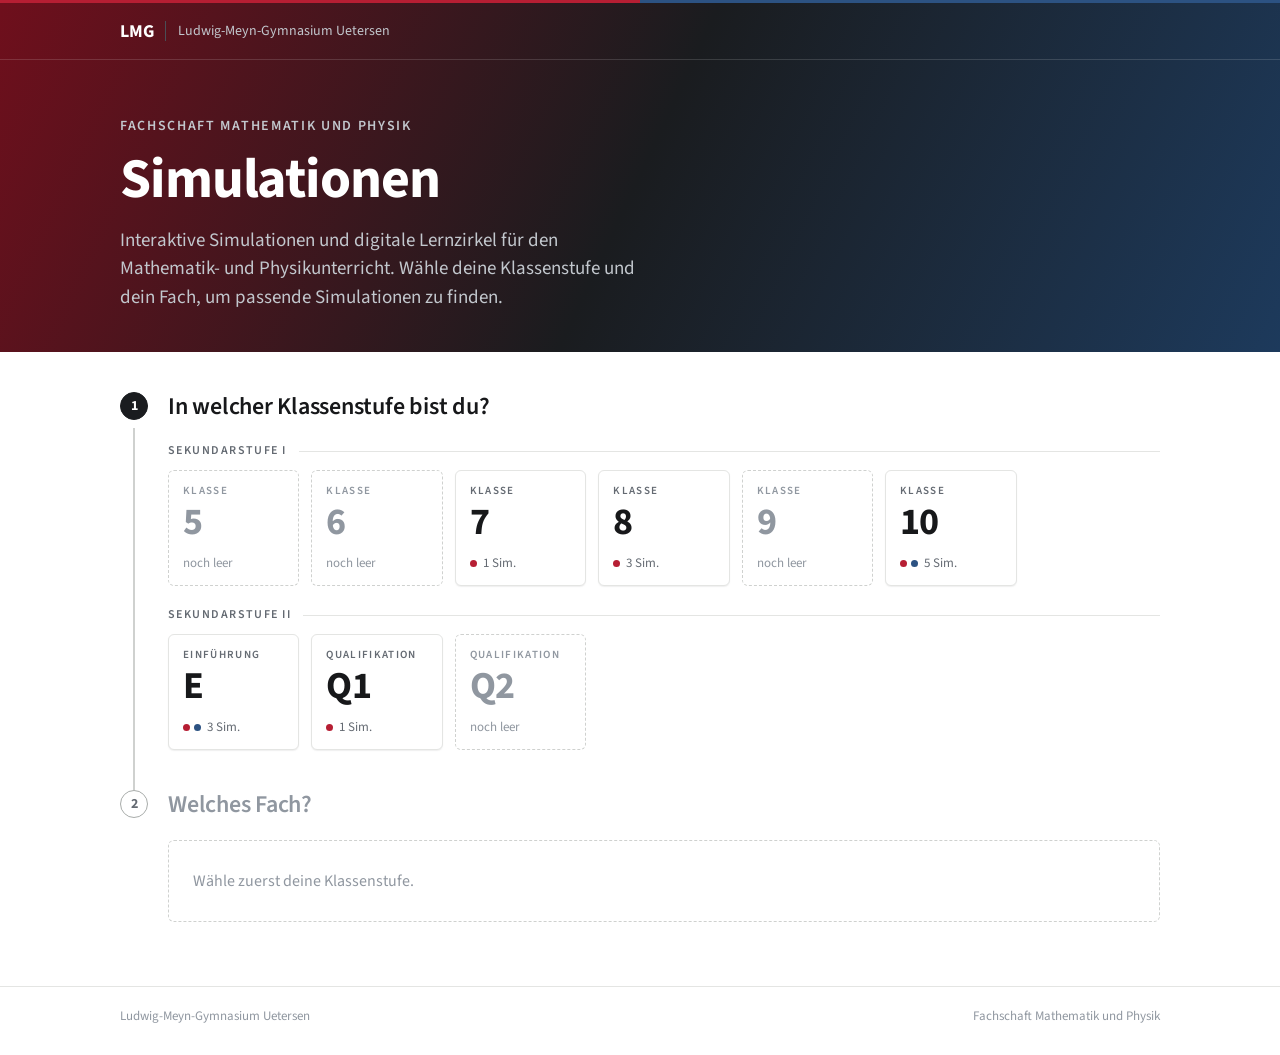
<file: index.html>
<!DOCTYPE html>
<html lang="de">
<head>
<meta charset="utf-8">
<meta name="viewport" content="width=device-width, initial-scale=1">
<title>Simulationen · LMG</title>
<meta name="description" content="Simulationen für den Mathematik- und Physikunterricht am Ludwig-Meyn-Gymnasium Uetersen">
<link rel="icon" href="assets/favicon.svg" type="image/svg+xml">
<link rel="preconnect" href="https://fonts.googleapis.com">
<link rel="preconnect" href="https://fonts.gstatic.com" crossorigin>
<link rel="stylesheet" href="https://fonts.googleapis.com/css2?family=Source+Sans+3:wght@400;600;700&display=swap">
<link rel="stylesheet" href="assets/lmg.css">
</head>
<body>
<div class="st-seite">
  <div class="st-kopf">
    <div class="st-marke" aria-hidden="true"><i></i><i></i></div>
    <div class="st-leiste">
      <div class="st-leiste-innen">
        <span class="st-wortmarke">LMG</span>
        <span class="st-trenner" aria-hidden="true"></span>
        <span class="st-schule" id="schule"></span>
      </div>
    </div>
    <header class="st-held">
      <div class="st-held-innen">
        <p class="st-kicker">Fachschaft Mathematik und Physik</p>
        <h1 class="st-titel" id="titel"></h1>
        <p class="st-lead" id="untertitel"></p>
      </div>
    </header>
  </div>

  <main class="st-main">
    <section class="st-schritt aktiv" aria-labelledby="h-stufe">
      <div class="st-leitung" aria-hidden="true"><span class="st-nr">1</span><span class="st-linie"></span></div>
      <div class="st-inhalt">
        <h2 class="st-frage" id="h-stufe">In welcher Klassenstufe bist du?</h2>
        <div class="st-gruppen" id="stufen"></div>
      </div>
    </section>

    <section class="st-schritt" id="schritt-fach" aria-labelledby="h-fach">
      <div class="st-leitung" aria-hidden="true"><span class="st-nr">2</span></div>
      <div class="st-inhalt">
        <h2 class="st-frage" id="h-fach">Welches Fach?</h2>
        <div class="st-platzhalter" id="fach-platzhalter">Wähle zuerst deine Klassenstufe.</div>
        <div class="st-faecher" id="faecher" hidden></div>
      </div>
    </section>
  </main>

  <footer class="st-fuss">
    <div class="st-fuss-innen"><span id="fuss"></span><span>Fachschaft Mathematik und Physik</span></div>
  </footer>
</div>

<!-- simulationen.js mit Zeitstempel laden (wechselt jede Minute), damit neue Einträge
     sofort erscheinen und nicht bis zu 10 min aus dem Browser-Cache kommen -->
<script>document.write('<script src="simulationen.js?v=' + Math.floor(Date.now() / 60000) + '"><\/script>');</script>
<script>
(function(){
  const P = window.PLATTFORM, S = window.SIMULATIONEN || [];
  const $ = id => document.getElementById(id);
  const el = (tag, cls, text) => { const e = document.createElement(tag); if(cls) e.className = cls; if(text != null) e.textContent = text; return e; };
  const anzahl = n => n === 0 ? "noch leer" : n === 1 ? "1 Simulation" : n + " Simulationen";
  const kurzAnzahl = n => n === 0 ? "noch leer" : n + " Sim.";
  const zaehle = (stufe, fach) => S.filter(s => s.stufen.includes(stufe) && (!fach || s.fach === fach)).length;
  const MERK = "sim-letzte-stufe";
  const PFEIL = '<svg width="24" height="24" viewBox="0 0 24 24" fill="none" stroke="currentColor" stroke-width="2" stroke-linecap="round" stroke-linejoin="round" aria-hidden="true"><path d="M5 12h14M13 6l6 6-6 6"/></svg>';

  $("schule").textContent = P.schule;
  $("titel").textContent = P.name;
  $("untertitel").textContent = P.untertitel;
  document.title = P.name + " · LMG";
  $("fuss").textContent = P.schule;

  /* ---------- Schritt 1: Stufen ---------- */
  const knoepfe = {};
  let gruppe = null, raster = null;
  P.stufen.forEach(st => {
    if(st.gruppe !== gruppe){
      gruppe = st.gruppe;
      const box = el("div");
      box.appendChild(el("p", "st-gruppe", gruppe));
      raster = el("div", "st-stufen");
      box.appendChild(raster);
      $("stufen").appendChild(box);
    }
    const n = zaehle(st.id);
    const b = el("button", "st-stufe");
    b.type = "button";
    b.setAttribute("aria-pressed", "false");
    b.appendChild(el("span", "name", st.kurz || "Klasse"));
    b.appendChild(el("span", "zahl", st.zahl));
    const a = el("span", "anz");
    if(n){
      const punkte = el("span", "punkte");
      P.faecher.forEach(f => { if(zaehle(st.id, f.id)){ const i = el("i"); i.style.background = "var(--" + f.id + ")"; punkte.appendChild(i); } });
      a.appendChild(punkte);
    }
    a.appendChild(el("span", null, kurzAnzahl(n)));
    b.appendChild(a);
    b.setAttribute("aria-label", st.name.replace(/­/g, "") + ", " + anzahl(n));
    if(n === 0) b.setAttribute("aria-disabled", "true");
    else b.addEventListener("click", () => waehle(st.id, true));
    knoepfe[st.id] = b;
    raster.appendChild(b);
  });

  /* ---------- Schritt 2: Fächer ---------- */
  function waehle(id, scrollen){
    const st = P.stufen.find(s => s.id === id);
    if(!st || !zaehle(id)) return;
    Object.entries(knoepfe).forEach(([k, b]) => b.setAttribute("aria-pressed", String(k === id)));
    try{ localStorage.setItem(MERK, id); }catch(e){}
    try{ history.replaceState(null, "", "?stufe=" + encodeURIComponent(id)); }catch(e){}

    $("h-fach").textContent = st.name + ": Welches Fach?";
    const box = $("faecher");
    box.textContent = "";
    P.faecher.forEach(f => {
      const n = zaehle(id, f.id);
      const k = el("a", "st-fach fach-" + f.id);
      const sym = el("span", "symbol", f.zeichen || f.name.charAt(0));
      sym.setAttribute("aria-hidden", "true");
      const txt = el("span", "text");
      txt.appendChild(el("span", "titel", f.name));
      txt.appendChild(el("span", "anz", anzahl(n)));
      const pfeil = el("span", "pfeil");
      pfeil.innerHTML = PFEIL;
      k.append(sym, txt, pfeil);
      if(n) k.href = P.zielseite + "?stufe=" + encodeURIComponent(id) + "&fach=" + encodeURIComponent(f.id);
      else k.setAttribute("aria-disabled", "true");
      box.appendChild(k);
    });
    $("fach-platzhalter").hidden = true;
    box.hidden = false;
    $("schritt-fach").classList.add("aktiv");
    if(scrollen){
      const r = box.getBoundingClientRect();
      if(r.bottom > innerHeight) $("schritt-fach").scrollIntoView({behavior: matchMedia("(prefers-reduced-motion: reduce)").matches ? "auto" : "smooth", block: "start"});
    }
  }

  /* ---------- Vorauswahl: URL (?stufe=10) oder zuletzt gewählte Stufe ---------- */
  let start = new URLSearchParams(location.search).get("stufe");
  if(!start){ try{ start = localStorage.getItem(MERK); }catch(e){} }
  if(start) waehle(start, false);
})();
</script>
</body>
</html>
</file>
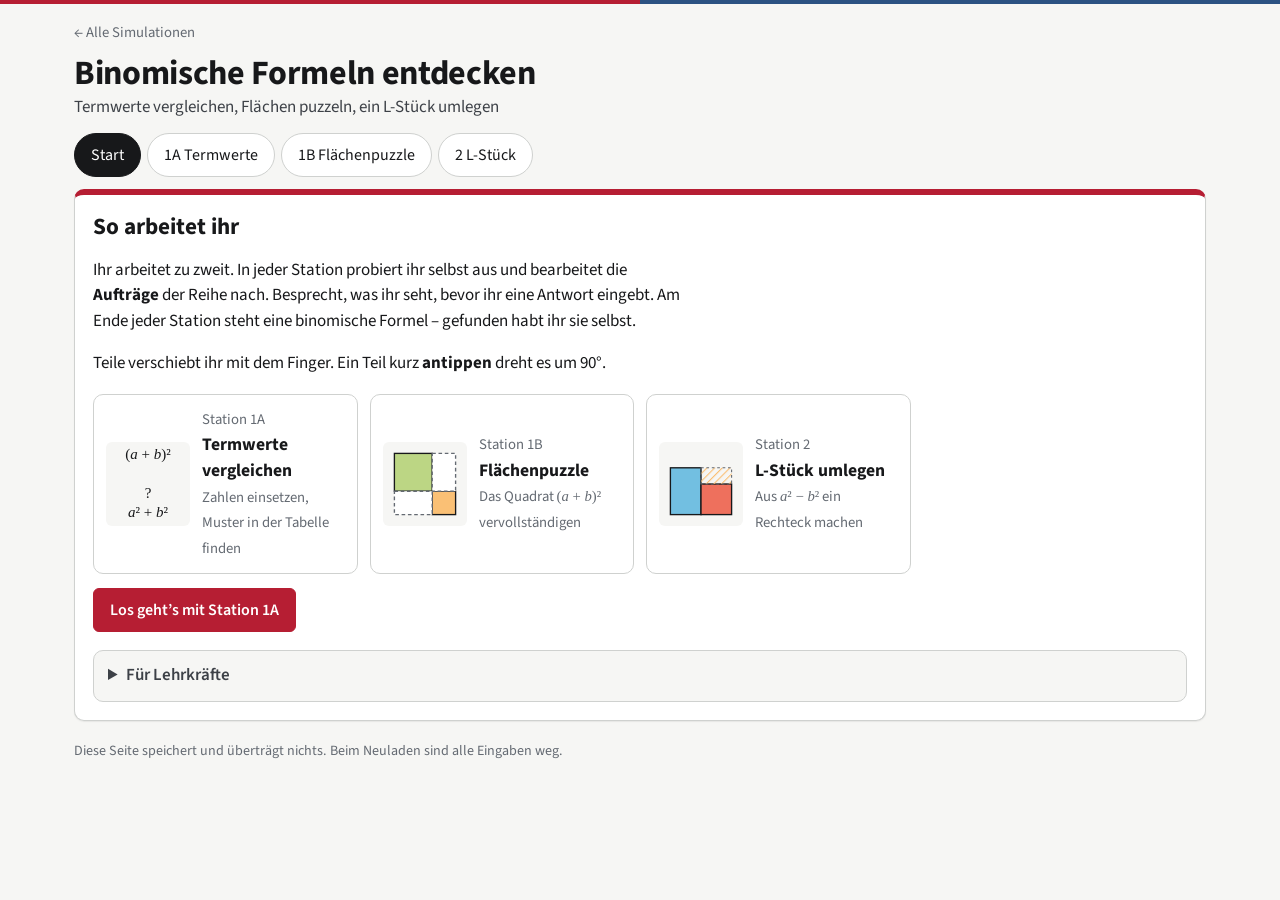
<file: sims/mathe/binomische-formeln/index.html>
<!DOCTYPE html>
<html lang="de">
<head>
<meta charset="utf-8">
<meta name="viewport" content="width=device-width, initial-scale=1, viewport-fit=cover">
<title>Binomische Formeln entdecken</title>
<link rel="preconnect" href="https://fonts.googleapis.com">
<link rel="preconnect" href="https://fonts.gstatic.com" crossorigin>
<link href="https://fonts.googleapis.com/css2?family=Source+Sans+3:ital,wght@0,400;0,600;0,700;1,400&display=swap" rel="stylesheet">
<style>
/* Tokens aus dem LMG-Designsystem (Werte wie in assets/lmg.css, hier eigenständig) */
:root{
  --surface-page:#ffffff; --surface-soft:#f6f6f4; --surface-sunken:#ecece8;
  --fg-1:#17181a; --fg-2:#3d4147; --fg-3:#646a72; --fg-4:#9097a0;
  --line-1:#e4e5e3; --line-2:#cfd1cf; --line-3:#a8acaa;
  --mathe:#B61E33; --mathe-soft:#f5e1e3; --mathe-line:#e8b8be; --mathe-ink:#6f0f1c;
  --physik:#2C5282;
  --ok:#3f6e3a; --ok-soft:#e7eee5; --warn:#8a6a1e; --warn-soft:#f3ecd9;
  --radius-sm:4px; --radius-md:6px; --radius-lg:10px; --radius-pill:999px;
  --shadow-1:0 1px 2px rgba(20,22,25,.04),0 1px 1px rgba(20,22,25,.03);
  --font-math:"Cambria Math","STIX Two Math","STIX Two Text",Cambria,"Times New Roman",Georgia,serif;
  /* Ausnahme (Tim, 06.10.2026): Teilflächen in den Farben des Flächenmodells aus Skript 1, 8e */
  --f-a2:#BCD684; --f-ab1:#72BFE1; --f-ab2:#EE705D; --f-b2:#FAC075;
}
*{box-sizing:border-box}
html{-webkit-text-size-adjust:100%;touch-action:manipulation}
body{margin:0;background:var(--surface-soft);color:var(--fg-1);
  font-family:"Source Sans 3",-apple-system,BlinkMacSystemFont,"Segoe UI",system-ui,sans-serif;
  font-size:17px;line-height:1.5;-webkit-font-smoothing:antialiased}
button,input,select,textarea{font:inherit;color:inherit}
a{color:var(--mathe)}
:focus-visible{outline:2px solid var(--mathe);outline-offset:3px;border-radius:var(--radius-sm)}
.m{font-family:var(--font-math);white-space:nowrap}
.m i{font-style:italic}

.brandline{height:4px;background:linear-gradient(90deg,var(--mathe) 0 50%,var(--physik) 50% 100%)}
.wrap{max-width:1180px;margin:0 auto;padding:0 16px}
@media (min-width:700px){.wrap{padding:0 24px}}
header.top{padding:12px 0 0}
.backlink{display:inline-block;margin:0 0 4px;font-size:.92rem;color:var(--fg-3);text-decoration:none;padding:6px 0}
.backlink:hover{color:var(--fg-1);text-decoration:underline}
h1{font-size:clamp(26px,4vw,34px);line-height:1.15;margin:0;letter-spacing:-.01em}
.sub{margin:2px 0 0;color:var(--fg-2)}

nav.tabs{display:flex;flex-wrap:wrap;gap:6px;margin:12px 0 12px}
nav.tabs button{border:1px solid var(--line-2);background:var(--surface-page);border-radius:var(--radius-pill);padding:6px 16px;cursor:pointer;font-size:1rem;min-height:44px}
nav.tabs button[aria-current="true"]{background:var(--fg-1);color:var(--surface-page);border-color:var(--fg-1)}
nav.tabs button.done::after{content:" ✓";color:var(--ok)}
nav.tabs button[aria-current="true"].done::after{color:var(--mathe-line)}

.btn{border:1px solid var(--mathe);background:var(--mathe);color:#fff;border-radius:var(--radius-md);padding:8px 16px;cursor:pointer;text-decoration:none;display:inline-flex;align-items:center;justify-content:center;font-size:1rem;font-weight:600;min-height:44px}
.btn:active{background:var(--mathe-ink);border-color:var(--mathe-ink)}
.btn.ghost{background:var(--surface-page);color:var(--mathe)}
.btn.ghost:active{background:var(--mathe-soft)}
.btn.small{padding:6px 12px;font-size:.92rem}
.btn[disabled]{opacity:.45;cursor:default}
.actions{display:flex;flex-wrap:wrap;gap:8px;align-items:center;margin-top:12px}

.station{display:none;background:var(--surface-page);border:1px solid var(--line-2);border-top:6px solid var(--mathe);border-radius:var(--radius-lg);padding:14px 18px 18px;margin-bottom:20px;box-shadow:var(--shadow-1)}
.station.show{display:block}
.sthead{display:flex;flex-wrap:wrap;gap:8px 16px;align-items:flex-start;justify-content:space-between;margin-bottom:10px}
.chip{font-size:.85rem;border-radius:var(--radius-sm);padding:2px 9px;font-weight:700;display:inline-block;background:var(--mathe-soft);color:var(--mathe-ink)}
h2{font-size:1.45rem;margin:4px 0 0;line-height:1.2}
h3{font-size:1.1rem;margin:0 0 8px}

/* Aufträge und Fragen zur Beobachtung */
.lead{margin:0 0 12px;max-width:75ch}
.q{margin:8px 0 6px}
.choices{display:flex;flex-wrap:wrap;gap:8px;margin:0 0 6px}
.choice{min-height:48px;min-width:96px;padding:8px 16px;border:2px solid var(--line-3);background:var(--surface-page);border-radius:var(--radius-md);cursor:pointer;font-size:1rem}
.choice[aria-pressed="true"]{border-color:var(--mathe);background:var(--mathe);color:#fff;font-weight:600}
.qrow{display:flex;flex-wrap:wrap;gap:8px 12px;align-items:center;margin:10px 0 0}
.qrow label,.qrow .m{font-size:1.15rem}
.numin{min-height:48px;width:90px;padding:8px 12px;border:2px solid var(--line-3);border-radius:var(--radius-md);background:var(--surface-page);font-size:1.2rem;text-align:center}

.fb{margin-top:10px;padding:9px 13px;border-radius:var(--radius-md);display:none}
.fb.ok{display:block;background:var(--ok-soft);color:var(--ok);border:1px solid var(--ok)}
.fb.bad{display:block;background:var(--warn-soft);color:var(--warn);border:1px solid var(--warn)}
.fb.info{display:block;background:var(--surface-soft);border:1px solid var(--line-2)}
.fb p{margin:2px 0}

.grid2{display:grid;grid-template-columns:1fr;gap:16px}
@media (min-width:860px){.grid2{grid-template-columns:minmax(0,1fr) minmax(0,1.1fr)}}
.panel{border:1px solid var(--line-1);border-radius:var(--radius-lg);padding:12px 14px;background:var(--surface-page)}

/* Schieberegler mit großen Touch-Flächen */
.sl{margin:0 0 10px}
.sl-l{display:block;font-size:1.15rem;margin-bottom:2px}
.sl-l output{font-weight:700;font-variant-numeric:tabular-nums}
.sl-row{display:flex;align-items:center;gap:10px}
.step{flex:none;width:48px;height:48px;border:2px solid var(--line-3);border-radius:var(--radius-md);background:var(--surface-page);font-size:1.5rem;font-weight:700;cursor:pointer;line-height:1}
.step:active{background:var(--mathe-soft)}
input[type=range]{-webkit-appearance:none;appearance:none;flex:1;min-width:0;height:48px;background:transparent;margin:0;touch-action:pan-y}
input[type=range]::-webkit-slider-runnable-track{height:10px;border-radius:5px;background:var(--line-2)}
input[type=range]::-webkit-slider-thumb{-webkit-appearance:none;width:40px;height:40px;border-radius:50%;background:var(--mathe);border:4px solid #fff;box-shadow:0 1px 4px rgba(0,0,0,.35);margin-top:-15px}
input[type=range]::-moz-range-track{height:10px;border-radius:5px;background:var(--line-2)}
input[type=range]::-moz-range-thumb{width:32px;height:32px;border-radius:50%;background:var(--mathe);border:4px solid #fff;box-shadow:0 1px 4px rgba(0,0,0,.35)}

/* 1A */
.werte{display:grid;grid-template-columns:auto 1fr auto;gap:4px 12px;align-items:baseline;background:var(--surface-soft);border-radius:var(--radius-md);padding:10px 14px;margin:6px 0 10px;font-size:1.15rem}
.werte b{font-size:1.35rem;font-variant-numeric:tabular-nums;text-align:right}
.werte .diff{border-top:1px solid var(--line-2);padding-top:4px}
.savemsg{color:var(--fg-3);font-size:.95rem}
table.wt{border-collapse:collapse;width:100%;font-variant-numeric:tabular-nums}
table.wt th,table.wt td{border:1px solid var(--line-2);padding:5px 8px;text-align:center}
table.wt th{background:var(--surface-soft);font-weight:600}
table.wt td.leer{color:var(--fg-3);font-style:italic}
table.wt tr.neu td{background:var(--mathe-soft)}
.prog{color:var(--fg-3);margin:8px 0 0}
.auftrag{margin:0 0 12px;border:2px solid var(--mathe);border-radius:var(--radius-lg);padding:12px 14px}
.auftrag p{margin:4px 0}
.auftrag.erledigt{border:1px solid var(--line-2);background:var(--surface-soft);padding:6px 14px;margin-bottom:8px}
.auftrag.erledigt h3{margin:0;color:var(--ok)}
.auftrag.erledigt h3::before{content:"✓ "}
.auftrag.erledigt p{color:var(--fg-2)}
.anr{font-size:.8rem;font-weight:700;letter-spacing:.08em;text-transform:uppercase;color:var(--mathe-ink);display:block}
.auftrag.erledigt .anr{color:var(--fg-3)}
.termrow{display:flex;flex-wrap:wrap;gap:8px;align-items:center;margin:6px 0}
.termrow label{font-size:1.15rem}
.term{flex:1;min-width:180px;min-height:48px;padding:6px 12px;border:2px solid var(--line-3);border-radius:var(--radius-md);font-family:var(--font-math);font-size:1.4rem;background:var(--surface-page)}
.keypad{display:flex;flex-wrap:wrap;gap:6px;margin:8px 0}
.keypad button{min-width:46px;height:46px;border:1px solid var(--line-3);border-radius:var(--radius-md);background:var(--surface-soft);font-family:var(--font-math);font-size:1.3rem;cursor:pointer}
.keypad button:active{background:var(--mathe-soft)}
.keypad button.del{font-family:inherit;font-size:1rem;padding:0 12px}

/* Puzzle */
.puzzle{width:100%;height:auto;display:block;touch-action:none;user-select:none;-webkit-user-select:none;-webkit-touch-callout:none}
.puzzle .dim line{stroke:var(--fg-2);stroke-width:1.6}
.puzzle .dim text,.puzzle .pl,.puzzle .area{fill:var(--fg-1);font-family:var(--font-math)}
.puzzle .dim text{font-size:22px}
.puzzle .vi{font-style:italic}
.puzzle .pl{font-size:19px}
.puzzle .area{font-size:34px;text-anchor:middle;dominant-baseline:central}
.puzzle .fl{stroke:var(--fg-1);stroke-width:2}
.puzzle .a2{fill:var(--f-a2)} .puzzle .ab1{fill:var(--f-ab1)} .puzzle .ab2{fill:var(--f-ab2)} .puzzle .b2{fill:var(--f-b2)}
.puzzle .neutral{fill:var(--surface-page);stroke:var(--fg-2);stroke-width:2}
.puzzle .gap{fill:var(--surface-page);stroke:var(--fg-3);stroke-width:2;stroke-dasharray:8 6}
.puzzle .gap.hot,.puzzle .tgt.hot{fill:var(--mathe-soft);stroke:var(--mathe);stroke-width:3;stroke-dasharray:none}
.puzzle .tgt{fill:none;stroke:none}
.puzzle .tray{fill:var(--surface-soft);stroke:var(--line-2);stroke-width:1.5}
.puzzle .traylbl{fill:var(--fg-3);font-size:16px;font-weight:600;letter-spacing:.08em}
.puzzle [data-piece]{cursor:grab}
.puzzle [data-piece].fix{cursor:default}
.puzzle [data-piece].drag rect{stroke:var(--mathe);stroke-width:3.5}
.puzzle .ghost{fill:none;stroke:var(--fg-4);stroke-width:1.5;stroke-dasharray:6 5}
.puzzle .lline{fill:none;stroke:var(--fg-1);stroke-width:2}
.puzzle .cutline{stroke:var(--fg-1);stroke-width:2;stroke-dasharray:7 6}
.puzzle .nostroke{stroke:none}
.puzzle .hatchbox{fill:url(#hatch2);stroke:var(--fg-3);stroke-width:1.5;stroke-dasharray:5 4}
.puzzle .hatchline{stroke:var(--f-b2);stroke-width:3}
.puzzlecard{border:1px solid var(--line-1);border-radius:var(--radius-lg);padding:8px;background:var(--surface-page)}
.hinweis{color:var(--fg-3);font-size:.95rem;margin:6px 4px 0}

.formel{font-family:var(--font-math);font-size:1.45rem;background:var(--surface-soft);border-radius:var(--radius-md);padding:10px 14px;margin:8px 0;line-height:1.9}
.formel .t{border-radius:4px;padding:0 5px}
.formel .t-a2{background:var(--f-a2)} .formel .t-ab1{background:var(--f-ab1)} .formel .t-ab2{background:var(--f-ab2)} .formel .t-b2{background:var(--f-b2)}
.ergebnis{border:2px solid var(--ok);background:var(--ok-soft);border-radius:var(--radius-lg);padding:12px 16px;margin-top:12px}
.ergebnis h3{color:var(--ok)}
.schnell{margin-top:10px;border-left:4px solid var(--mathe);padding:4px 12px;background:var(--surface-page)}
.side{display:flex;flex-direction:column;gap:10px}
.grid-s2{display:grid;grid-template-columns:1fr;gap:16px;align-items:start}
@media (min-width:860px){.grid-s2{grid-template-columns:minmax(0,1.45fr) minmax(0,1fr)}}

/* Start */
.intro p{max-width:75ch}
.karten{display:grid;grid-template-columns:repeat(auto-fill,minmax(260px,1fr));gap:12px;margin:14px 0}
.karte{display:grid;grid-template-columns:84px 1fr;gap:12px;align-items:center;text-align:left;border:1px solid var(--line-2);border-radius:var(--radius-lg);background:var(--surface-page);padding:12px;cursor:pointer;min-height:110px}
.karte:active{border-color:var(--mathe)}
.karte .ic{width:84px;height:84px;display:flex;flex-direction:column;align-items:center;justify-content:center;background:var(--surface-soft);border-radius:var(--radius-md);font-family:var(--font-math);font-size:15px;line-height:1.3;text-align:center}
.karte b{display:block;font-size:1.1rem}
.karte span.k{color:var(--fg-3);font-size:.92rem}
details.lehrkraft{margin-top:18px;border:1px solid var(--line-2);border-radius:var(--radius-lg);background:var(--surface-soft)}
details.lehrkraft summary{cursor:pointer;padding:12px 14px;font-weight:600;color:var(--fg-2);min-height:44px}
details.lehrkraft .in{padding:0 16px 12px}
details.lehrkraft dl{margin:0}
details.lehrkraft dt{font-weight:700;margin-top:8px}
details.lehrkraft dd{margin:0}
footer{color:var(--fg-3);font-size:.88rem;padding:0 0 28px}
@media (prefers-reduced-motion: reduce){*{transition:none!important;scroll-behavior:auto!important}}
</style>
</head>
<body>
<div class="brandline"></div>
<div class="wrap">
  <header class="top">
    <a class="backlink noprint" href="../../../katalog.html?stufe=8&amp;fach=mathe">← Alle Simulationen</a>
    <h1>Binomische Formeln entdecken</h1>
    <p class="sub">Termwerte vergleichen, Flächen puzzeln, ein L-Stück umlegen</p>
  </header>
  <nav class="tabs" id="tabs" aria-label="Stationen"></nav>
  <main>
    <section class="station" id="st-0" aria-labelledby="h-0"></section>
    <section class="station" id="st-1a" aria-label="Station 1A"></section>
    <section class="station" id="st-1b" aria-label="Station 1B"></section>
    <section class="station" id="st-2" aria-label="Station 2"></section>
  </main>
  <footer>Diese Seite speichert und überträgt nichts. Beim Neuladen sind alle Eingaben weg.</footer>
</div>

<script>
/* =========================================================
   Hilfen
   ========================================================= */
const $=s=>document.querySelector(s);
const esc=s=>String(s).replace(/[&<>"]/g,c=>({'&':'&amp;','<':'&lt;','>':'&gt;','"':'&quot;'}[c]));
const M=s=>`<span class="m">${s.replace(/[ab]/g,'<i>$&</i>')}</span>`;          // nur für reine Terme
const SV=s=>s.replace(/[ab]/g,'<tspan class="vi">$&</tspan>');                    // dasselbe im SVG
const num=v=>{ const t=String(v??'').replace(/\s/g,'').replace(',','.').replace(/[−–]/g,'-'); return /^[-+]?\d*\.?\d+$/.test(t)?parseFloat(t):NaN; };
const fmt=n=>{ const r=Math.round(n*1000)/1000; return String(r).replace('.',',').replace('-','−'); };
const reduced=window.matchMedia&&matchMedia('(prefers-reduced-motion: reduce)').matches;

function svgPt(svg,e){ return new DOMPoint(e.clientX,e.clientY).matrixTransform(svg.getScreenCTM().inverse()); }
function dimH(y,x1,x2,label,up){ const ty=up?y-9:y+24;
  return `<g class="dim"><line x1="${x1+2}" y1="${y}" x2="${x2-2}" y2="${y}"/><line x1="${x1}" y1="${y-7}" x2="${x1}" y2="${y+7}"/><line x1="${x2}" y1="${y-7}" x2="${x2}" y2="${y+7}"/><text x="${(x1+x2)/2}" y="${ty}" text-anchor="middle">${SV(label)}</text></g>`; }
function dimV(x,y1,y2,label,left){ const tx=left?x-10:x+10;
  return `<g class="dim"><line x1="${x}" y1="${y1+2}" x2="${x}" y2="${y2-2}"/><line x1="${x-7}" y1="${y1}" x2="${x+7}" y2="${y1}"/><line x1="${x-7}" y1="${y2}" x2="${x+7}" y2="${y2}"/><text x="${tx}" y="${(y1+y2)/2+7}" text-anchor="${left?'end':'start'}">${SV(label)}</text></g>`; }
function pieceInner(pc,cls,area){
  return `<rect class="${cls}" width="${pc.w}" height="${pc.h}"/>`+
    (area?`<text class="area" x="${pc.w/2}" y="${pc.h/2}">${SV(area)}</text>`:'')+
    `<text class="pl" x="${pc.w/2}" y="22" text-anchor="middle">${SV(pc.wl)}</text>`+
    `<text class="pl" x="9" y="${pc.h/2+(area?-18:6)}" text-anchor="start">${SV(pc.hl)}</text>`; }
function rotate(pc){ const cx=pc.x+pc.w/2, cy=pc.y+pc.h/2; [pc.w,pc.h]=[pc.h,pc.w]; [pc.wl,pc.hl]=[pc.hl,pc.wl]; pc.x=cx-pc.w/2; pc.y=cy-pc.h/2; }
function clamp(pc,W,H){ pc.x=Math.max(0,Math.min(W-pc.w,pc.x)); pc.y=Math.max(0,Math.min(H-pc.h,pc.y)); }
function tween(pc,tx,ty,step,done){
  if(reduced){ pc.x=tx; pc.y=ty; done(); return; }
  const x0=pc.x,y0=pc.y,t0=performance.now(),D=220,tok=pc.tw={};
  (function f(t){ if(pc.tw!==tok) return;                     // neu gegriffen: Animation abbrechen
    const k=Math.min(1,Math.max(0,(t-t0)/D)), e=1-Math.pow(1-k,3); pc.x=x0+(tx-x0)*e; pc.y=y0+(ty-y0)*e; step();
    if(k<1) requestAnimationFrame(f); else { pc.tw=null; done(); } })(t0);
}

/* Ziehen und Antippen (Pointer Events: Finger, Stift, Maus) */
function enableDrag(svg,o){
  let d=null;
  svg.addEventListener('pointerdown',e=>{
    const g=e.target.closest('[data-piece]'); if(!g) return;
    const pc=o.get(g.dataset.piece); if(!pc||pc.locked) return;
    e.preventDefault();
    pc.tw=null;
    const p=svgPt(svg,e);
    d={pc,g,id:e.pointerId,sx:p.x,sy:p.y,px:pc.x,py:pc.y,moved:false};
    try{ svg.setPointerCapture(e.pointerId); }catch(_){}
    g.parentNode.appendChild(g); g.classList.add('drag');
  });
  svg.addEventListener('pointermove',e=>{
    if(!d||e.pointerId!==d.id) return;
    const p=svgPt(svg,e), dx=p.x-d.sx, dy=p.y-d.sy;
    if(!d.moved && Math.hypot(dx,dy)<8) return;
    d.moved=true; d.pc.x=d.px+dx; d.pc.y=d.py+dy;
    d.g.setAttribute('transform',`translate(${d.pc.x},${d.pc.y})`);
    o.move(d.pc);
  });
  const end=e=>{ if(!d||e.pointerId!==d.id) return; const x=d; d=null; x.g.classList.remove('drag');
    if(x.moved||e.type==='pointercancel') o.drop(x.pc); else o.tap(x.pc); };
  svg.addEventListener('pointerup',end); svg.addEventListener('pointercancel',end);
  svg.addEventListener('keydown',e=>{ if(e.key!=='Enter'&&e.key!==' ') return; const g=e.target.closest('[data-piece]'); if(!g) return; const pc=o.get(g.dataset.piece); if(pc&&!pc.locked){ e.preventDefault(); o.tap(pc); } });
}

/* Bausteine für die Stationen */
function choices(st,q,opts,cur){
  return `<div class="choices" role="group" data-st="${st}" data-q="${q}">`+opts.map(([v,l])=>
    `<button type="button" class="choice" data-val="${esc(v)}" aria-pressed="${cur===v}">${l}</button>`).join('')+`</div>`; }
function slider(st,k,min,max,val){
  return `<div class="sl"><label class="sl-l" for="r-${st}-${k}">${M(k)} = <output id="o-${st}-${k}">${val}</output></label>
    <div class="sl-row"><button type="button" class="step" data-step="${st}:${k}:-1" aria-label="${k} um 1 verkleinern">−</button>
    <input type="range" id="r-${st}-${k}" data-st="${st}" data-k="${k}" min="${min}" max="${max}" step="1" value="${val}">
    <button type="button" class="step" data-step="${st}:${k}:1" aria-label="${k} um 1 vergrößern">+</button></div></div>`; }
function shell(id,chip,title,lead,exHTML){
  return `<div class="sthead"><div><span class="chip">${chip}</span><h2>${title}</h2></div>
      <button type="button" class="btn ghost small" data-reset="${id}">Station zurücksetzen</button></div>
    <p class="lead">${lead}</p>${exHTML}`;
}
function fb(id,cls,html){ const e=document.getElementById(id); if(!e) return; e.className='fb '+(cls||''); e.innerHTML=html||''; }

/* =========================================================
   Zustand (nur im Speicher der Seite)
   ========================================================= */
const S={};
const INIT={
  '1a':()=>({a:3,b:2,rows:[],t:0,cmp:null,f:{},fb:{},term:'',termFb:null,done:false,last:null}),
  '1b':()=>({pcs:init1B(),fill:{},done:false}),
  '2': ()=>({a:7,b:3,cut:false,solved:false,pc:null,sides:null,sidesOk:false})
};

/* =========================================================
   Start
   ========================================================= */
function renderStart(){
  $('#st-0').innerHTML=`<div class="intro">
    <h2 id="h-0">So arbeitet ihr</h2>
    <p>Ihr arbeitet zu zweit. In jeder Station probiert ihr selbst aus und bearbeitet die <b>Aufträge</b> der Reihe nach. Besprecht, was ihr seht, bevor ihr eine Antwort eingebt. Am Ende jeder Station steht eine binomische Formel – gefunden habt ihr sie selbst.</p>
    <p>Teile verschiebt ihr mit dem Finger. Ein Teil kurz <b>antippen</b> dreht es um 90°.</p>
    <div class="karten">
      <button type="button" class="karte" data-go="1a"><span class="ic">${M('(a + b)²')}<br>?<br>${M('a² + b²')}</span>
        <span><span class="k">Station 1A</span><b>Termwerte vergleichen</b><span class="k">Zahlen einsetzen, Muster in der Tabelle finden</span></span></button>
      <button type="button" class="karte" data-go="1b"><span class="ic"><svg width="72" height="72" viewBox="0 0 80 80" aria-hidden="true">
          <rect x="6" y="6" width="42" height="42" fill="var(--f-a2)" stroke="var(--fg-1)" stroke-width="1.5"/>
          <rect x="48" y="48" width="26" height="26" fill="var(--f-b2)" stroke="var(--fg-1)" stroke-width="1.5"/>
          <rect x="48" y="6" width="26" height="42" fill="#fff" stroke="var(--fg-3)" stroke-width="1.5" stroke-dasharray="4 3"/>
          <rect x="6" y="48" width="42" height="26" fill="#fff" stroke="var(--fg-3)" stroke-width="1.5" stroke-dasharray="4 3"/></svg></span>
        <span><span class="k">Station 1B</span><b>Flächenpuzzle</b><span class="k">Das Quadrat ${M('(a + b)²')} vervollständigen</span></span></button>
      <button type="button" class="karte" data-go="2"><span class="ic"><svg width="72" height="72" viewBox="0 0 80 80" aria-hidden="true">
          <defs><pattern id="hatchMini" patternUnits="userSpaceOnUse" width="6" height="6" patternTransform="rotate(45)"><line x1="0" y1="0" x2="0" y2="6" stroke="var(--f-b2)" stroke-width="2.5"/></pattern></defs>
          <rect x="6" y="22" width="34" height="52" fill="var(--f-ab1)" stroke="var(--fg-1)" stroke-width="1.5"/>
          <rect x="40" y="40" width="34" height="34" fill="var(--f-ab2)" stroke="var(--fg-1)" stroke-width="1.5"/>
          <rect x="40" y="22" width="34" height="18" fill="url(#hatchMini)" stroke="var(--fg-3)" stroke-width="1.2" stroke-dasharray="3 3"/></svg></span>
        <span><span class="k">Station 2</span><b>L-Stück umlegen</b><span class="k">Aus ${M('a² − b²')} ein Rechteck machen</span></span></button>
    </div>
    <div class="actions"><button type="button" class="btn" data-go="1a">Los geht’s mit Station 1A</button></div>
    <details class="lehrkraft"><summary>Für Lehrkräfte</summary><div class="in"><dl>
      <dt>Zweck</dt><dd>Die 1. binomische Formel über Termwerte (1A) und das Flächenmodell (1B) entdecken, die 3. binomische Formel durch Umlegen eines L-Stücks (2). Entdecken vor Erklären: Die Schüler:innen erzeugen erst Daten bzw. ein Bild und lesen daraus ab; Fragen beziehen sich immer auf das, was sie gerade vor sich haben. Die 2. binomische Formel ist nicht enthalten.</dd>
      <dt>Vorwissen</dt><dd>Flächenmodell für ${M('(x + 3)(x + 4)')}, Malkreuz, „Das Minus gehört zum Summanden dahinter“. Farben der Teilflächen wie im Flächenmodell aus Skript 1.</dd>
      <dt>Ablauf</dt><dd>Partnerarbeit, je zwei an einem iPad (Querformat).<br>Station 1 (1A Termwerte, 1B Flächenpuzzle): ca. 15 min · Station 2 (L-Stück): ca. 10 min.</dd>
      <dt>Hinweise</dt><dd>1A: Vier aufeinander aufbauende Aufträge – (1) Gilt ${M('(a + b)²')} = ${M('a² + b²')}? (2) Differenz für ${M('b')} = 1 als Vielfaches von ${M('a')}, (3) dasselbe für ${M('b')} = 2, (4) allgemeiner Term. Nach Auftrag 1 wird die Tabelle geleert, damit Auftrag 2 nur Wertepaare mit festem ${M('b')} enthält. Die Tabelle ist nach ${M('b')} und ${M('a')} sortiert, damit das Muster sichtbar wird. Bei falschen Antworten wird ein Gegenbeispiel aus der eigenen Tabelle genannt. Die Termprüfung setzt mehrere Zahlenpaare ein und akzeptiert äquivalente Terme; Terme mit Hochzahl werden als richtig, aber „geht kürzer“ zurückgemeldet.<br>
        1B: Das Puzzle ist selbsterklärend; die Verbindung zu 1A („Wo steckt die Differenz im Bild?“) eignet sich für die Sicherung.<br>
        2: Nach dem Umlegen lesen die Schüler:innen die Seitenlängen am Rechteck ab, erst dann erscheint die Formel.<br>
        Es werden keine Daten gespeichert oder übertragen; Neuladen löscht alles.</dd>
    </dl></div></details></div>`;
}

/* =========================================================
   Station 1A – Termwerte vergleichen
   ========================================================= */
/* Aufträge 2 und 3: Differenz für festes b als Vielfaches von a ablesen */
const FEST={1:1,2:2};          // Auftrag → festgehaltenes b
function render1A(){
  const s=S['1a'];
  const ex=`<div id="auf1a"></div>
    <div class="grid2">
    <div class="panel">
      ${slider('1a','a',1,10,s.a)}${slider('1a','b',1,10,s.b)}
      <div class="werte" id="w1a" aria-live="polite"></div>
      <div class="actions" style="margin-top:0"><button type="button" class="btn" id="save1a">Wertepaar speichern</button><span class="savemsg" id="savemsg1a" role="status"></span></div>
    </div>
    <div class="panel">
      <h3>Eure Wertetabelle</h3>
      <table class="wt"><thead><tr><th>${M('a')}</th><th>${M('b')}</th><th>${M('(a + b)²')}</th><th>${M('a² + b²')}</th><th>Differenz</th></tr></thead><tbody id="tb1a"></tbody></table>
    </div></div>`;
  $('#st-1a').innerHTML=shell('1a','Station 1A · 1. binomische Formel','Termwerte vergleichen',
    `Bearbeitet die Aufträge der Reihe nach. Mit den Reglern stellt ihr Zahlen für ${M('a')} und ${M('b')} ein und speichert die Wertepaare in der Tabelle.`,ex);
  upd1A(); table1A();
}
function upd1A(){
  const s=S['1a'], a=s.a, b=s.b, L=(a+b)**2, R=a*a+b*b;
  ['a','b'].forEach(k=>{ const r=$('#r-1a-'+k); if(r){ r.value=s[k]; $('#o-1a-'+k).textContent=s[k]; } });
  const w=$('#w1a'); if(!w) return;
  w.innerHTML=`<span>${M('(a + b)²')}</span><span class="m">= (${a} + ${b})² = ${a+b}²</span><b>= ${L}</b>
    <span>${M('a² + b²')}</span><span class="m">= ${a}² + ${b}² = ${a*a} + ${b*b}</span><b>= ${R}</b>
    <span class="diff">Differenz</span><span class="m diff">= ${L} − ${R}</span><b class="diff">= ${L-R}</b>`;
}
function table1A(){
  const s=S['1a'], tb=$('#tb1a'); if(!tb) return;
  const rows=[...s.rows].sort((p,q)=>p.b-q.b||p.a-q.a);
  tb.innerHTML=rows.length?rows.map(r=>`<tr${r===s.last?' class="neu"':''}><td>${r.a}</td><td>${r.b}</td><td>${r.L}</td><td>${r.R}</td><td><b>${r.d}</b></td></tr>`).join('')
    :`<tr><td colspan="5" class="leer">Noch keine Wertepaare gespeichert.</td></tr>`;
  auf1A();
}
function auf1A(){
  const s=S['1a'], el=$('#auf1a'); if(!el) return;
  const box=(i,title,body)=>{
    const fertig=s.t>i;
    return `<div class="auftrag${fertig?' erledigt':''}"><span class="anr">Auftrag ${i+1}</span><h3>${title}</h3>
      ${fertig?(s.fb[i]?`<p>${s.fb[i][2]}</p>`:''):body}</div>`; };
  const fbd=i=>`<div class="fb${s.fb[i]?' '+s.fb[i][0]:''}" id="fb1a-${i}" role="status">${s.fb[i]?`<p>${s.fb[i][1]}</p>`:''}</div>`;
  let h='';
  // Auftrag 1
  const n=s.rows.length;
  h+=box(0,`Gilt ${M('(a + b)²')} = ${M('a² + b²')}?`,
    `<p>Viele vermuten, dass man beim Quadrieren einfach jeden Summanden quadrieren darf. Prüft das: Speichert mindestens <b>drei</b> verschiedene Wertepaare.</p>`+
    (n<3?`<p class="prog">Gespeichert: ${n} von 3</p>`
        :`<p class="q">Was zeigt eure Tabelle?</p>`+choices('1a','cmp',[['gleich','Beide Terme sind gleich.'],['groesser',`${M('(a + b)²')} ist größer.`],['kleiner',`${M('a² + b²')} ist größer.`],['mal','Mal so, mal so.']],s.cmp)+fbd(0)));
  // Aufträge 2 und 3
  [1,2].forEach(i=>{ if(s.t<i) return;
    const b=FEST[i], k=s.rows.filter(r=>r.b===b).length;
    h+=box(i,i===1?'Wie groß ist die Differenz?':`Und für ${M('b')} = 2?`,
      `<p>${i===1?'Haltet ':'Haltet jetzt '}<b>${M('b')} = ${b}</b> fest und speichert mindestens <b>drei</b> Wertepaare mit verschiedenen Zahlen für ${M('a')}. Schaut euch die Spalte „Differenz“ an.</p>`+
      (k<3?`<p class="prog">Wertepaare mit ${M('b')} = ${b}: ${k} von 3${s.b!==b?` · Stellt den Regler auf ${M('b')} = ${b}.`:''}</p>`
          :`<div class="qrow"><label for="f1a-${i}">Für ${M('b')} = ${b} gilt: Differenz =</label>
              <input id="f1a-${i}" class="numin" inputmode="decimal" autocomplete="off" value="${esc(s.f[i]||'')}"><span class="m">· <i>a</i></span>
              <button type="button" class="btn small" data-chk="${i}">Prüfen</button></div>`+fbd(i)));
  });
  // Auftrag 4
  if(s.t>=3) h+=`<div class="auftrag"><span class="anr">Auftrag 4</span><h3>Findet einen Term für die Differenz – für alle ${M('a')} und ${M('b')}.</h3>
    <p>Wie hängt die Zahl vor ${M('a')} mit ${M('b')} zusammen? Wenn ihr unsicher seid, probiert auch ${M('b')} = 3 aus.</p>
    <div class="termrow"><label for="term-in">Differenz =</label>
      <input id="term-in" class="term" autocomplete="off" autocorrect="off" autocapitalize="off" spellcheck="false" placeholder="Term mit a und b" value="${esc(s.term)}"></div>
    <div class="keypad" aria-label="Eingabehilfe">${['a','b','+','−','·','²','(',')'].map(k=>`<button type="button" data-key="${k}">${k==='a'||k==='b'?`<i>${k}</i>`:k}</button>`).join('')}
      ${'1234567890'.split('').map(k=>`<button type="button" data-key="${k}">${k}</button>`).join('')}
      <button type="button" class="del" data-key="del" aria-label="Zeichen löschen">⌫ löschen</button></div>
    <div class="actions"><button type="button" class="btn" id="termCheck">Term prüfen</button></div>
    <div class="fb" id="fbterm" role="status"></div></div>`;
  el.innerHTML=h;
  if(s.termFb) fb('fbterm',s.termFb[0],s.termFb[1]);
}
/* Rückmeldungen: [Klasse, Text im offenen Auftrag, Merksatz im erledigten Auftrag] */
function cmp1A(v){
  const s=S['1a']; s.cmp=v;
  if(v==='groesser'){
    s.fb[0]=['ok','',`Nein: ${M('(a + b)²')} ist immer größer als ${M('a² + b²')}. Es fehlt also etwas. Für Auftrag 2 ist die Tabelle wieder leer.`]; s.t=1;
    s.rows=[]; s.last=null; table1A(); return;
  } else {
    const r=s.rows[0];
    s.fb[0]=['bad',`Vergleicht Zeile für Zeile die Spalten ${M('(a + b)²')} und ${M('a² + b²')}. Bei ${M('a')} = ${r.a}, ${M('b')} = ${r.b} steht dort ${r.L} und ${r.R}.`];
  }
  auf1A();
}
function chk1A(i){
  const s=S['1a'], b=FEST[i], v=num(s.f[i]);
  if(isNaN(v)){ s.fb[i]=['info','Gebt eine Zahl ein.']; auf1A(); return; }
  const wrong=s.rows.find(r=>r.b===b&&Math.abs(v*r.a-r.d)>1e-9);
  if(!wrong){
    s.fb[i]=['ok','',`Für ${M('b')} = ${b} ist die Differenz immer ${M(2*b+' · a')}.`]; s.t=i+1;
  } else {
    s.fb[i]=['bad',`Für ${M('a')} = ${wrong.a} ergäbe das ${fmt(v)} · ${wrong.a} = ${fmt(v*wrong.a)}. In eurer Tabelle steht als Differenz aber ${wrong.d}.`];
  }
  auf1A();
}
function save1A(){
  const s=S['1a'], a=s.a, b=s.b;
  if(s.rows.some(r=>r.a===a&&r.b===b)){ $('#savemsg1a').textContent='Dieses Wertepaar steht schon in der Tabelle.'; return; }
  const L=(a+b)**2, R=a*a+b*b; s.last={a,b,L,R,d:L-R}; s.rows.push(s.last);
  $('#savemsg1a').textContent='Gespeichert.'; table1A();
}

/* Termprüfung: Term lesen und an mehreren Zahlenpaaren mit der Differenz vergleichen */
function TermError(m){ this.message=m; }
function parseTerm(src){
  const s=src.replace(/\s+/g,'').replace(/[−–]/g,'-').replace(/[·×∙⋅*]/g,'*').replace(/:/g,'/').replace(/,/g,'.').replace(/A/g,'a').replace(/B/g,'b');
  const tk=[]; let i=0;
  while(i<s.length){
    const c=s[i];
    if(/[0-9.]/.test(c)){ let j=i; while(j<s.length&&/[0-9.]/.test(s[j])) j++; const t=s.slice(i,j);
      if(!/^\d*\.?\d+$/.test(t)) throw new TermError(`Die Zahl „${t.replace('.',',')}“ kann ich nicht lesen.`); tk.push({t:'n',v:parseFloat(t)}); i=j; continue; }
    if(c==='a'||c==='b'){ tk.push({t:'v',v:c}); i++; continue; }
    if('+-*/^()'.includes(c)){ tk.push({t:c}); i++; continue; }
    if(c==='²'||c==='³'){ tk.push({t:'^'},{t:'n',v:c==='²'?2:3}); i++; continue; }
    throw new TermError(`Das Zeichen „${c}“ kenne ich nicht. Verwendet nur ${M('a')}, ${M('b')}, Zahlen, + − · ( ) und ².`);
  }
  if(!tk.length) throw new TermError('Gebt zuerst einen Term ein.');
  let p=0; const peek=()=>tk[p];
  const expr=()=>{ let n=term(); while(peek()&&(peek().t==='+'||peek().t==='-')){ const o=tk[p++].t, l=n, r=term(); n=o==='+'?e=>l(e)+r(e):e=>l(e)-r(e); } return n; };
  const term=()=>{ let n=unary(); for(;;){ const t=peek(); if(!t) break;
      if(t.t==='*'||t.t==='/'){ p++; const l=n, r=unary(); n=t.t==='*'?e=>l(e)*r(e):e=>l(e)/r(e); }
      else if(t.t==='n'||t.t==='v'||t.t==='('){ const l=n, r=power(); n=e=>l(e)*r(e); }     // 2ab, 2(a + b)
      else break; } return n; };
  const unary=()=>{ const t=peek(); if(t&&(t.t==='-'||t.t==='+')){ p++; const f=unary(); return t.t==='-'?e=>-f(e):f; } return power(); };
  const power=()=>{ const base=atom(); if(peek()&&peek().t==='^'){ p++; const ex=unary(); return e=>Math.pow(base(e),ex(e)); } return base; };
  const atom=()=>{ const t=tk[p++];
    if(!t) throw new TermError('Der Term ist unvollständig.');
    if(t.t==='n') return ()=>t.v;
    if(t.t==='v') return e=>e[t.v];
    if(t.t==='('){ const n=expr(); if(!peek()||peek().t!==')') throw new TermError('Eine Klammer wird nicht geschlossen.'); p++; return n; }
    throw new TermError('Der Term ist an einer Stelle unvollständig (z. B. zwei Rechenzeichen hintereinander).'); };
  const f=expr();
  if(p<tk.length) throw new TermError(tk[p].t===')'?'Es wird eine Klammer zu viel geschlossen.':'Den Term kann ich nicht vollständig lesen.');
  return f;
}
function checkTerm(){
  const s=S['1a'], src=$('#term-in').value; s.term=src;
  let f; try{ f=parseTerm(src); }catch(e){ if(!(e instanceof TermError)) throw e; s.termFb=['info',`<p>${e.message}</p>`]; fb('fbterm',...s.termFb); return; }
  const pairs=[...s.rows.map(r=>[r.a,r.b]),[1,2],[2,5],[3,1],[4,7],[6,3],[10,9],[7,7]];
  for(const [a,b] of pairs){
    const v=f({a,b});
    if(!isFinite(v)||Math.abs(v-2*a*b)>1e-9){
      s.termFb=['bad',`<p>Stimmt nicht für ${M('a')} = ${a}, ${M('b')} = ${b}${isFinite(v)?`: Euer Term ergibt dort ${fmt(v)}`:''}. Vergleicht mit eurer Tabelle.</p>`];
      fb('fbterm',...s.termFb); return;
    }
  }
  if(/[²³^]/.test(src)){ s.termFb=['info',`<p>Euer Term stimmt für alle getesteten Zahlenpaare. Geht es auch kürzer, ohne Hochzahl? Schaut auf die Spalte „Differenz“.</p>`]; fb('fbterm',...s.termFb); return; }
  s.done=true; updTabs();
  s.termFb=['ok',`<p><b>Richtig!</b> Euer Term passt für alle getesteten Zahlenpaare. Die Differenz ist also immer ${M('2ab')}.</p>
    <div class="formel">${M('(a + b)²')} = ${M('a² + b²')} + ${M('2ab')} = ${M('a² + 2ab + b²')}</div>
    <div class="actions"><button type="button" class="btn" data-go="1b">Weiter zu Station 1B: Warum ist das so?</button></div>`];
  fb('fbterm',...s.termFb);
}
let caret=null;
function keyIn(k){
  const el=$('#term-in'); if(!el) return;
  let [a,b]=caret||[el.value.length,el.value.length], v=el.value;
  if(k==='del'){ if(a!==b){ v=v.slice(0,a)+v.slice(b); } else if(a>0){ v=v.slice(0,a-1)+v.slice(a); a--; } b=a; }
  else { v=v.slice(0,a)+k+v.slice(b); a=b=a+k.length; }
  el.value=v; caret=[a,b]; S['1a'].term=v;
}

/* =========================================================
   Station 1B – Flächenpuzzle (a + b)², maßstäblich mit a = 5, b = 3
   ========================================================= */
const U1=40, PA=5*U1, PB=3*U1, SX=70, SY=60, VW1=1000, VH1=440;
const SQ={x:SX,y:SY,w:PA+PB,h:PA+PB};
const GAPS=[{id:'g1',x:SX+PA,y:SY,w:PB,h:PA,cls:'ab1'},{id:'g2',x:SX,y:SY+PA,w:PA,h:PB,cls:'ab2'}];
function init1B(){
  const P=(id,x,y,w,h,wl,hl)=>({id,x,y,w,h,wl,hl,home:{x,y,w,h,wl,hl},locked:false,in:null});
  return [P('p1',460,75,PA,PB,'a','b'),P('p2',460,235,PA,PB,'a','b'),P('p3',700,75,PB,PB,'b','b'),P('p4',670,215,PA+PB,PA,'a + b','a')];
}
function render1B(){
  const s=S['1b'];
  const ex=`<div class="puzzlecard"><svg class="puzzle" id="svg1b" viewBox="0 0 ${VW1} ${VH1}" role="img" aria-label="Quadrat mit Seitenlänge a plus b, darin a² und b². Rechts die Teile-Ablage."></svg></div>
    <p class="hinweis">Teil ziehen: verschieben · Teil kurz antippen: um 90° drehen</p>
    <div class="fb" id="fb1b" role="status"></div><div id="res1b"></div>`;
  $('#st-1b').innerHTML=shell('1b','Station 1B · 1. binomische Formel','Flächenpuzzle',
    `Das große Quadrat hat die Seitenlänge ${M('a + b')}. Die Teile ${M('a²')} und ${M('b²')} liegen schon. Füllt die beiden Lücken mit passenden Teilen aus der Ablage.`,ex);
  draw1B(); result1B();
  enableDrag($('#svg1b'),{
    get:id=>s.pcs.find(p=>p.id===id),
    move:pc=>{ const g=gapAt(pc); document.querySelectorAll('#svg1b .gap').forEach(e=>e.classList.toggle('hot',!!g&&e.dataset.gap===g.id)); },
    tap:pc=>{ rotate(pc); clamp(pc,VW1,VH1); draw1B(); },
    drop:drop1B
  });
}
function gapAt(pc){ const cx=pc.x+pc.w/2, cy=pc.y+pc.h/2;
  return GAPS.find(g=>!S['1b'].fill[g.id]&&cx>=g.x-20&&cx<=g.x+g.w+20&&cy>=g.y-20&&cy<=g.y+g.h+20); }
function overlaps(p,q){ return p.x<q.x+q.w-6&&p.x+p.w>q.x+6&&p.y<q.y+q.h-6&&p.y+p.h>q.y+6; }
function drop1B(pc){
  const s=S['1b'], g=gapAt(pc);
  if(g&&pc.w===g.w&&pc.h===g.h){
    Object.assign(pc,{x:g.x,y:g.y,locked:true,in:g.id}); s.fill[g.id]=pc.id; fb('fb1b');
    if(GAPS.every(x=>s.fill[x.id])){ s.done=true; s.pcs.forEach(p=>p.locked=true); updTabs(); }
    draw1B(); result1B(); return;
  }
  if(g||overlaps(pc,SQ)){
    const ab=pc.home.wl==='a'&&pc.home.hl==='b';
    fb('fb1b','bad',`<p>Passt nicht – vergleiche die Seitenlängen.${ab&&g?' Ein Teil dreht ihr durch kurzes Antippen.':''}</p>`);
    const h=pc.home; pc.w=h.w; pc.h=h.h; pc.wl=h.wl; pc.hl=h.hl; draw1B();
    const el=document.querySelector(`#svg1b [data-piece="${pc.id}"]`);
    tween(pc,h.x,h.y,()=>el&&el.setAttribute('transform',`translate(${pc.x},${pc.y})`),draw1B);
    return;
  }
  clamp(pc,VW1,VH1); draw1B();
}
function draw1B(){
  const s=S['1b'], svg=$('#svg1b'); if(!svg) return;
  let h=`<rect class="tray" x="445" y="45" width="548" height="388" rx="10"/><text class="traylbl" x="460" y="34">TEILE-ABLAGE</text>`;
  h+=dimH(SY-16,SX,SX+PA,'a',true)+dimH(SY-16,SX+PA,SX+PA+PB,'b',true)+dimV(SX-16,SY,SY+PA,'a',true)+dimV(SX-16,SY+PA,SY+PA+PB,'b',true);
  h+=`<rect class="fl a2" x="${SX}" y="${SY}" width="${PA}" height="${PA}"/><rect class="fl b2" x="${SX+PA}" y="${SY+PA}" width="${PB}" height="${PB}"/>`;
  if(s.done) h+=`<text class="area" x="${SX+PA/2}" y="${SY+PA/2}">${SV('a²')}</text><text class="area" x="${SX+PA+PB/2}" y="${SY+PA+PB/2}">${SV('b²')}</text>`;
  GAPS.forEach(g=>{ if(!s.fill[g.id]) h+=`<rect class="gap" data-gap="${g.id}" x="${g.x}" y="${g.y}" width="${g.w}" height="${g.h}"/>`; });
  // eingesetzte Teile zuerst, damit lose Teile oben liegen
  [...s.pcs].sort((p,q)=>(q.in?1:0)-(p.in?1:0)).forEach(pc=>{
    const g=GAPS.find(x=>x.id===pc.in);
    h+=`<g data-piece="${pc.id}" class="${pc.locked?'fix':''}" transform="translate(${pc.x},${pc.y})" ${pc.locked?'':'tabindex="0" role="button" aria-label="Teil '+pc.wl+' mal '+pc.hl+'. Antippen dreht."'}>${pieceInner(pc,g?'fl '+g.cls:'neutral',s.done&&g?'ab':'')}</g>`;
  });
  svg.innerHTML=h;
}
function result1B(){
  const el=$('#res1b'); if(!el) return;
  el.innerHTML=S['1b'].done?`<div class="ergebnis"><h3>Das Quadrat ist vollständig.</h3>
    <div class="formel">${M('(a + b)²')} = <span class="t t-a2">${M('a²')}</span> + <span class="t t-ab1">${M('ab')}</span> + <span class="t t-ab2">${M('ab')}</span> + <span class="t t-b2">${M('b²')}</span> = ${M('a² + 2ab + b²')}</div>
    <div class="schnell"><b>Zum Besprechen:</b> In Station 1A hat euch bei ${M('a² + b²')} immer ${M('2ab')} gefehlt. Zeigt im Bild, wo diese ${M('2ab')} stecken.</div>
    <div class="actions"><button type="button" class="btn" data-go="2">Weiter zu Station 2</button></div></div>`:'';
}

/* =========================================================
   Station 2 – L-Stück umlegen (a + b)(a − b) = a² − b²
   ========================================================= */
const VW2=660, VH2=520;
function geo2(){
  const {a,b}=S['2'], u=Math.min(44,Math.floor(430/(a+b))), OX=70, OY=30, d=a-b;
  return {a,b,u,OX,OY,
    sq:{x:OX,y:OY+b*u,w:a*u,h:a*u}, strip:{x:OX,y:OY+b*u,w:d*u,h:a*u},
    cut:{x:OX+d*u,y:OY+b*u,w:b*u,h:b*u}, home:{x:OX+d*u,y:OY+2*b*u,w:b*u,h:d*u},
    tgt:{x:OX,y:OY,w:d*u,h:b*u}};
}
function home2(){ const h=geo2().home; S['2'].pc={id:'p',...h,wl:'b',hl:'a − b',locked:!S['2'].cut}; }
function render2(){
  const s=S['2']; if(!s.pc) home2();
  const ex=`<div class="grid-s2">
    <div><div class="puzzlecard"><svg class="puzzle" id="svg2" viewBox="0 0 ${VW2} ${VH2}" role="img" aria-label="Quadrat a mal a mit herausgeschnittenem Quadrat b mal b oben rechts"></svg></div>
      <p class="hinweis" id="hint2"></p></div>
    <div class="side">
      <div class="actions" style="margin-top:0"><button type="button" class="btn" id="cut2"${s.cut?' disabled':''}>Schneiden</button></div>
      <div class="fb" id="fb2" role="status"></div>
      <div id="res2"></div>
      <div class="panel"><h3>Andere Größen</h3>${slider('2','a',5,10,s.a)}${slider('2','b',2,8,s.b)}</div>
    </div></div>`;
  $('#st-2').innerHTML=shell('2','Station 2 · 3. binomische Formel','L-Stück umlegen',
    `Aus einem Quadrat ${M('a²')} wurde oben rechts ein Quadrat ${M('b²')} herausgeschnitten. Übrig bleibt ein L-Stück mit dem Flächeninhalt ${M('a² − b²')}. Schneidet es auseinander und legt es zu einem Rechteck um.`,ex);
  draw2(); result2(); sliders2();
  enableDrag($('#svg2'),{
    get:()=>s.pc,
    move:pc=>{ const t=$('#tgt2'); if(t) t.classList.toggle('hot',near2(pc)); },
    tap:pc=>{ rotate(pc); clamp(pc,VW2,VH2); draw2(); },
    drop:drop2
  });
}
function near2(pc){ const t=geo2().tgt; return Math.hypot(pc.x+pc.w/2-(t.x+t.w/2),pc.y+pc.h/2-(t.y+t.h/2))<Math.max(t.w,t.h)*0.6+30; }
function drop2(pc){
  const s=S['2'], G=geo2(), t=G.tgt, hm=G.home;
  if(near2(pc)){
    if(pc.w===t.w&&pc.h===t.h){ Object.assign(pc,{x:t.x,y:t.y,locked:true}); s.solved=true; fb('fb2'); updTabs(); draw2(); result2(); return; }
    fb('fb2','bad','<p>Fast! So passt das Teil nicht – dreht es durch kurzes Antippen.</p>');
  } else if(pc.w===hm.w&&pc.h===hm.h&&Math.hypot(pc.x-hm.x,pc.y-hm.y)<30){ pc.x=hm.x; pc.y=hm.y; }
  clamp(pc,VW2,VH2); draw2();
}
function draw2(){
  const s=S['2'], svg=$('#svg2'); if(!svg) return;
  const G=geo2(), {sq,strip,cut,home,tgt,OX,OY,u,a,b}=G, pc=s.pc;
  let h=`<defs><pattern id="hatch2" patternUnits="userSpaceOnUse" width="10" height="10" patternTransform="rotate(45)"><line class="hatchline" x1="0" y1="0" x2="0" y2="10"/></pattern></defs>`;
  if(s.solved) h+=`<rect class="ghost" x="${sq.x}" y="${sq.y}" width="${sq.w}" height="${sq.h}"/>`;
  h+=`<rect class="tgt" id="tgt2" x="${tgt.x}" y="${tgt.y}" width="${tgt.w}" height="${tgt.h}"/>`;
  h+=`<rect class="fl ab1${s.cut?'':' nostroke'}" x="${strip.x}" y="${strip.y}" width="${strip.w}" height="${strip.h}"/>`;
  h+=`<rect class="hatchbox" x="${cut.x}" y="${cut.y}" width="${cut.w}" height="${cut.h}"/><text class="area" x="${cut.x+cut.w/2}" y="${cut.y+cut.h/2}">${SV('b²')}</text>`;
  if(s.solved){
    h+=(s.sidesOk?dimV(OX-16,OY,OY+(a+b)*u,'a + b',true):dimV(OX-16,OY,OY+b*u,'b',true)+dimV(OX-16,OY+b*u,OY+(a+b)*u,'a',true))
      +dimH(sq.y+sq.h+14,strip.x,strip.x+strip.w,'a − b',false);
  } else {
    h+=dimV(OX-16,sq.y,sq.y+sq.h,'a',true)+dimH(sq.y+sq.h+14,strip.x,strip.x+strip.w,'a − b',false)+dimV(sq.x+sq.w+14,cut.y,cut.y+cut.h,'b',false);
  }
  if(!s.cut){
    // L-Stück noch ganz: gemeinsame Umrisslinie, Trennlinie gestrichelt
    h+=`<rect class="fl ab2 nostroke" x="${home.x}" y="${home.y}" width="${home.w}" height="${home.h}"/>
      <polygon class="lline" points="${sq.x},${sq.y} ${cut.x},${sq.y} ${cut.x},${cut.y+cut.h} ${sq.x+sq.w},${cut.y+cut.h} ${sq.x+sq.w},${sq.y+sq.h} ${sq.x},${sq.y+sq.h}"/>
      <line class="cutline" x1="${home.x}" y1="${home.y}" x2="${home.x}" y2="${home.y+home.h}"/>
      <text class="pl" x="${home.x+home.w/2}" y="${home.y+22}" text-anchor="middle">${SV('b')}</text>
      <text class="pl" x="${home.x+home.w-8}" y="${home.y+home.h/2+6}" text-anchor="end">${SV('a − b')}</text>`;
  } else {
    h+=`<g data-piece="p" class="${pc.locked?'fix':''}" transform="translate(${pc.x},${pc.y})" ${pc.locked?'':'tabindex="0" role="button" aria-label="Rechteck '+pc.wl+' mal '+pc.hl+'. Antippen dreht."'}>${pieceInner(pc,'fl ab2','')}</g>`;
  }
  svg.innerHTML=h;
  const hint=$('#hint2');
  if(hint) hint.textContent=s.solved?'':s.cut?'Rotes Teil ziehen: verschieben · kurz antippen: um 90° drehen':'Das L-Stück ist gestrichelt in zwei Rechtecke geteilt. Tippt auf „Schneiden“.';
}
function result2(){
  const s=S['2'], el=$('#res2'); if(!el) return;
  if(!s.solved){ el.innerHTML=''; return; }
  const {a,b}=s;
  if(!s.sidesOk){
    el.innerHTML=`<div class="auftrag" style="margin-top:0"><h3>Ein Rechteck! Welche Seitenlängen hat es?</h3>
      <p>Lest die Längen am Bild ab.</p>
      ${choices('2','sides',[['a_b',`${M('a')} und ${M('b')}`],['a_amb',`${M('a')} und ${M('a − b')}`],['apb_b',`${M('a + b')} und ${M('b')}`],['apb_amb',`${M('a + b')} und ${M('a − b')}`]],s.sides)}
      <div class="fb${s.sides?' bad':''}" role="status">${!s.sides?'':s.sides==='apb_b'?`<p>Die linke Seite stimmt. Schaut noch einmal auf die untere Seite.</p>`
        :`<p>Schaut auf die linke Seite: Sie besteht aus zwei Stücken, ${M('b')} und ${M('a')}. Wie lang ist sie zusammen?</p>`}</div></div>`;
    return;
  }
  el.innerHTML=`<div class="ergebnis" style="margin-top:0"><h3>Ein Rechteck mit den Seiten ${M('a + b')} und ${M('a − b')}</h3>
    <p>Sein Flächeninhalt ist ${M('(a + b) · (a − b)')}. Es ist aber auch der Rest des Quadrats, also ${M('a² − b²')}.</p>
    <div class="formel">${M('(a + b) · (a − b) = a² − b²')}</div>
    <p class="m" style="white-space:normal">(${a} + ${b}) · (${a} − ${b}) = ${a+b} · ${a-b} = ${(a+b)*(a-b)} &nbsp;und&nbsp; ${a}² − ${b}² = ${a*a} − ${b*b} = ${a*a-b*b}</p>
    <p class="hinweis" style="margin:0">Ändert ${M('a')} und ${M('b')} unten und prüft die Formel an anderen Größen.</p></div>`;
}
function sides2(v){
  const s=S['2']; s.sides=v;
  if(v==='apb_amb'){ s.sidesOk=true; updTabs(); draw2(); }
  result2();
}
function sliders2(){
  const s=S['2'], rb=$('#r-2-b'); if(!rb) return;
  rb.max=s.a-2; ['a','b'].forEach(k=>{ $('#r-2-'+k).value=s[k]; $('#o-2-'+k).textContent=s[k]; });
}
function set2(k,v){
  const s=S['2'];
  if(k==='a'){ s.a=Math.max(5,Math.min(10,v)); s.b=Math.min(s.b,s.a-2); } else s.b=Math.max(2,Math.min(s.a-2,v));
  if(s.solved){ const t=geo2().tgt; s.pc={id:'p',...t,wl:'a − b',hl:'b',locked:true}; } else home2();
  draw2(); result2(); sliders2();
}

/* =========================================================
   Navigation und Ereignisse
   ========================================================= */
const TABS=[['0','Start'],['1a','1A Termwerte'],['1b','1B Flächenpuzzle'],['2','2 L-Stück']];
$('#tabs').innerHTML=TABS.map(([id,l])=>`<button type="button" data-go="${id}">${l}</button>`).join('');
let current='0';
function go(id){
  current=id;
  document.querySelectorAll('.station').forEach(e=>e.classList.toggle('show',e.id==='st-'+id));
  document.querySelectorAll('#tabs button').forEach(b=>b.setAttribute('aria-current',b.dataset.go===id?'true':'false'));
}
function updTabs(){
  const d={'1a':S['1a'].done,'1b':S['1b'].done,'2':S['2'].sidesOk};
  document.querySelectorAll('#tabs button').forEach(b=>b.classList.toggle('done',!!d[b.dataset.go]));
}
const RENDER={'1a':render1A,'1b':render1B,'2':render2};

document.addEventListener('click',e=>{
  const t=e.target;
  const g=t.closest('[data-go]'); if(g){ go(g.dataset.go); $('#tabs').scrollIntoView({block:'start',behavior:reduced?'auto':'smooth'}); return; }
  const r=t.closest('[data-reset]'); if(r){ const id=r.dataset.reset; if(confirm('Diese Station zurücksetzen? Alle Eingaben dieser Station werden gelöscht.')){ S[id]=INIT[id](); RENDER[id](); updTabs(); } return; }
  const c=t.closest('.choice'); if(c){ const box=c.closest('.choices'); (box.dataset.st==='1a'?cmp1A:sides2)(c.dataset.val); return; }
  const ck=t.closest('[data-chk]'); if(ck){ chk1A(+ck.dataset.chk); return; }
  const st=t.closest('[data-step]'); if(st){ const [sid,k,dv]=st.dataset.step.split(':');
    if(sid==='1a'){ S['1a'][k]=Math.max(1,Math.min(10,S['1a'][k]+(+dv))); upd1A(); } else set2(k,S['2'][k]+(+dv)); return; }
  const k=t.closest('[data-key]'); if(k){ keyIn(k.dataset.key==='del'?'del':k.dataset.key); return; }
  if(t.closest('#save1a')){ save1A(); return; }
  if(t.closest('#termCheck')){ checkTerm(); return; }
  if(t.closest('#cut2')){ S['2'].cut=true; S['2'].pc.locked=false; $('#cut2').disabled=true; draw2(); return; }
});
document.addEventListener('input',e=>{
  const t=e.target;
  if(t.type==='range'){ const sid=t.dataset.st, k=t.dataset.k;
    if(sid==='1a'){ S['1a'][k]=+t.value; upd1A(); } else set2(k,+t.value); return; }
  if(/^f1a-/.test(t.id)) S['1a'].f[t.id.slice(4)]=t.value;
  if(t.id==='term-in'){ S['1a'].term=t.value; caret=[t.selectionStart,t.selectionEnd]; }
});
['keyup','click','select','focusout'].forEach(ev=>document.addEventListener(ev,e=>{ if(e.target.id==='term-in') caret=[e.target.selectionStart,e.target.selectionEnd]; }));
document.addEventListener('keydown',e=>{ if(e.key!=='Enter') return;
  if(e.target.id==='term-in'){ e.preventDefault(); checkTerm(); }
  else if(/^f1a-/.test(e.target.id)){ e.preventDefault(); chk1A(+e.target.id.slice(4)); } });

Object.keys(INIT).forEach(k=>S[k]=INIT[k]());
renderStart(); render1A(); render1B(); render2(); updTabs(); go('0');
</script>
</body>
</html>
</file>
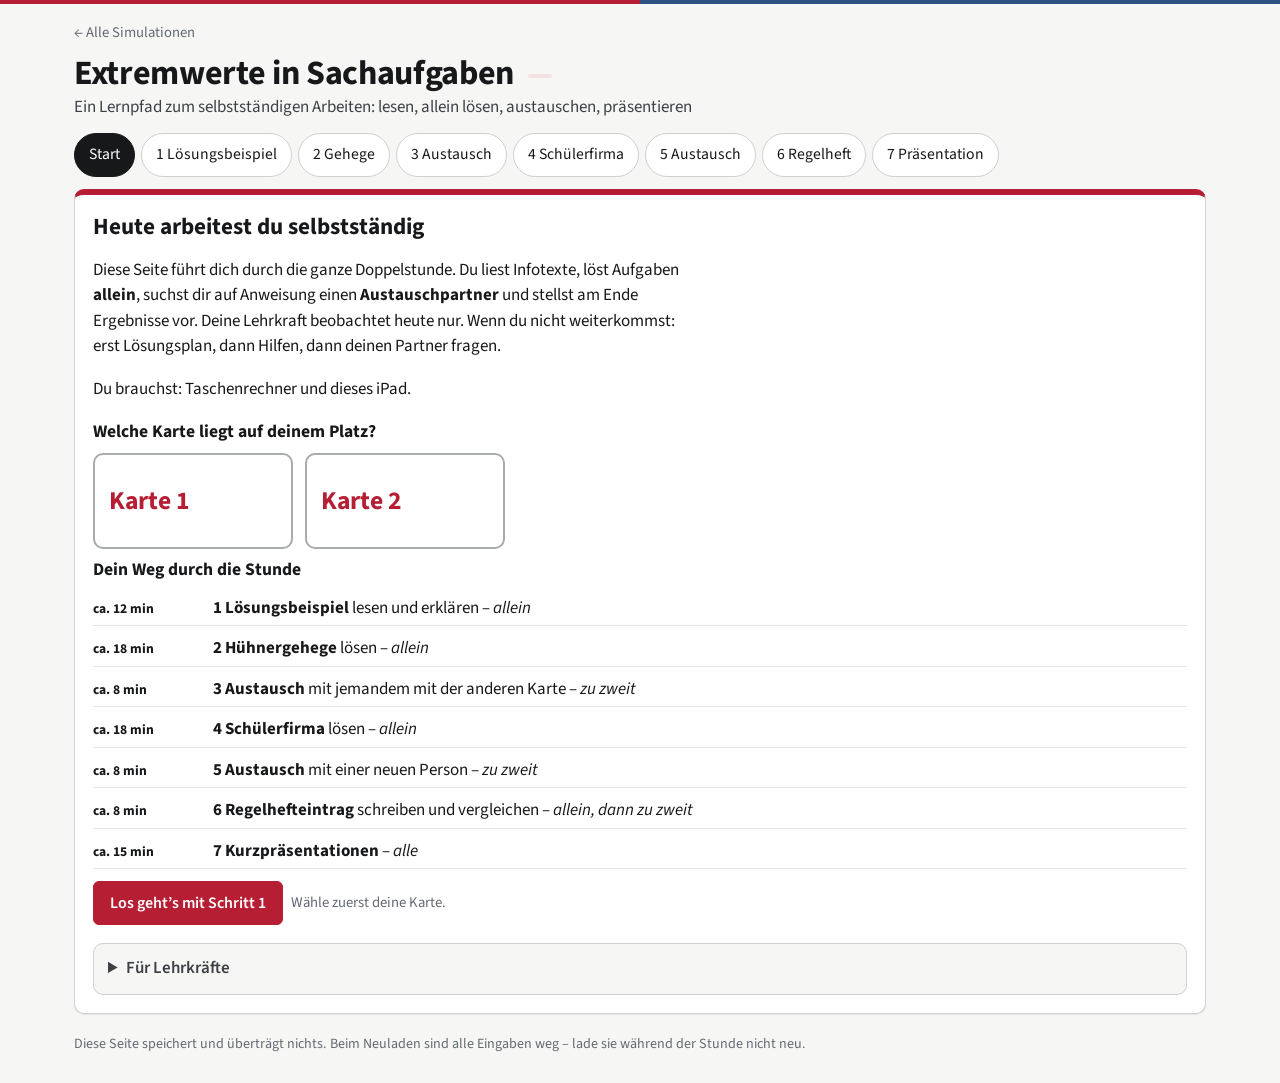
<file: sims/mathe/extremwerte/index.html>
<!DOCTYPE html>
<html lang="de">
<head>
<meta charset="utf-8">
<meta name="viewport" content="width=device-width, initial-scale=1, viewport-fit=cover">
<title>Extremwerte in Sachaufgaben</title>
<link rel="preconnect" href="https://fonts.googleapis.com">
<link rel="preconnect" href="https://fonts.gstatic.com" crossorigin>
<link href="https://fonts.googleapis.com/css2?family=Source+Sans+3:ital,wght@0,400;0,600;0,700;1,400&display=swap" rel="stylesheet">
<style>
/* Tokens aus dem LMG-Designsystem (Werte wie in assets/lmg.css, hier eigenständig) */
:root{
  --surface-page:#ffffff; --surface-soft:#f6f6f4; --surface-sunken:#ecece8;
  --fg-1:#17181a; --fg-2:#3d4147; --fg-3:#646a72; --fg-4:#9097a0; --fg-5:#c2c7cd;
  --line-1:#e4e5e3; --line-2:#cfd1cf; --line-3:#a8acaa;
  --mathe:#B61E33; --mathe-soft:#f5e1e3; --mathe-line:#e8b8be; --mathe-ink:#6f0f1c;
  --physik:#2C5282;
  --ok:#3f6e3a; --ok-soft:#e7eee5; --warn:#8a6a1e; --warn-soft:#f3ecd9;
  --radius-sm:4px; --radius-md:6px; --radius-lg:10px; --radius-pill:999px;
  --shadow-1:0 1px 2px rgba(20,22,25,.04),0 1px 1px rgba(20,22,25,.03);
  --font-math:"Cambria Math","STIX Two Math","STIX Two Text",Cambria,"Times New Roman",Georgia,serif;
}
*{box-sizing:border-box}
html{-webkit-text-size-adjust:100%;touch-action:manipulation}
body{margin:0;background:var(--surface-soft);color:var(--fg-1);
  font-family:"Source Sans 3",-apple-system,BlinkMacSystemFont,"Segoe UI",system-ui,sans-serif;
  font-size:17px;line-height:1.5;-webkit-font-smoothing:antialiased}
button,input{font:inherit;color:inherit}
a{color:var(--mathe)}
:focus-visible{outline:2px solid var(--mathe);outline-offset:3px;border-radius:var(--radius-sm)}
.m{font-family:var(--font-math);white-space:nowrap}
.m i{font-style:italic}
.m sup{font-size:.72em;line-height:0}
.m sub{font-size:.72em;line-height:0}

.brandline{height:4px;background:linear-gradient(90deg,var(--mathe) 0 50%,var(--physik) 50% 100%)}
.wrap{max-width:1180px;margin:0 auto;padding:0 16px}
@media (min-width:700px){.wrap{padding:0 24px}}
header.top{padding:12px 0 0}
.backlink{display:inline-block;margin:0 0 4px;font-size:.92rem;color:var(--fg-3);text-decoration:none;padding:6px 0}
.backlink:hover{color:var(--fg-1);text-decoration:underline}
h1{font-size:clamp(26px,4vw,34px);line-height:1.15;margin:0;letter-spacing:-.01em}
.sub{margin:2px 0 0;color:var(--fg-2)}
.karteninfo{display:inline-block;margin-left:8px;font-size:.9rem;font-weight:700;color:var(--mathe-ink);background:var(--mathe-soft);border-radius:var(--radius-pill);padding:2px 12px;vertical-align:middle}

nav.tabs{display:flex;flex-wrap:wrap;gap:6px;margin:12px 0 12px}
nav.tabs button{border:1px solid var(--line-2);background:var(--surface-page);border-radius:var(--radius-pill);padding:6px 14px;cursor:pointer;font-size:.98rem;min-height:44px}
nav.tabs button[aria-current="true"]{background:var(--fg-1);color:var(--surface-page);border-color:var(--fg-1)}
nav.tabs button.done::after{content:" ✓";color:var(--ok)}
nav.tabs button[aria-current="true"].done::after{color:var(--mathe-line)}

.btn{border:1px solid var(--mathe);background:var(--mathe);color:#fff;border-radius:var(--radius-md);padding:8px 16px;cursor:pointer;text-decoration:none;display:inline-flex;align-items:center;justify-content:center;font-size:1rem;font-weight:600;min-height:44px}
.btn:active{background:var(--mathe-ink);border-color:var(--mathe-ink)}
.btn.ghost{background:var(--surface-page);color:var(--mathe)}
.btn.ghost:active{background:var(--mathe-soft)}
.btn.small{padding:6px 12px;font-size:.92rem}
.actions{display:flex;flex-wrap:wrap;gap:8px;align-items:center;margin-top:12px}

.station{display:none;background:var(--surface-page);border:1px solid var(--line-2);border-top:6px solid var(--mathe);border-radius:var(--radius-lg);padding:14px 18px 18px;margin-bottom:20px;box-shadow:var(--shadow-1)}
.station.show{display:block}
.sthead{display:flex;flex-wrap:wrap;gap:8px 16px;align-items:flex-start;justify-content:space-between;margin-bottom:10px}
.chips{display:flex;flex-wrap:wrap;gap:6px}
.chip{font-size:.85rem;border-radius:var(--radius-sm);padding:2px 9px;font-weight:700;display:inline-block;background:var(--mathe-soft);color:var(--mathe-ink)}
.chip.ea{background:var(--surface-sunken);color:var(--fg-1)}
.chip.pa{background:var(--fg-1);color:var(--surface-page)}
.chip.pl{background:var(--ok-soft);color:var(--ok)}
.chip.zeit{background:transparent;border:1px solid var(--line-2);color:var(--fg-2);font-weight:600}
h2{font-size:1.45rem;margin:4px 0 0;line-height:1.2}
h3{font-size:1.1rem;margin:0 0 8px}
.lead{margin:0 0 12px;max-width:75ch}

/* Aufgabentext mit Markieren */
.kontext{border-left:4px solid var(--mathe);background:var(--surface-soft);border-radius:0 var(--radius-md) var(--radius-md) 0;padding:10px 14px;margin:0 0 12px;max-width:85ch}
.kontext p{margin:4px 0}
.kontext .frage{font-weight:700}
.kontext .w{border-radius:3px;padding:1px 0;transition:background .1s}
.kontext.marking .w{cursor:pointer}
.kontext.marking{outline:2px dashed var(--line-3);outline-offset:3px}
.kontext .w.z{background:var(--mathe-soft);box-shadow:inset 0 -3px 0 var(--mathe)}
.kontext .w.g{background:var(--warn-soft);box-shadow:inset 0 -3px 0 var(--warn)}
.mkhint{font-size:.92rem;color:var(--fg-3);margin:-6px 0 12px}
.leg{display:inline-block;padding:0 6px;border-radius:3px}
.leg.z{background:var(--mathe-soft);box-shadow:inset 0 -3px 0 var(--mathe)}
.leg.g{background:var(--warn-soft);box-shadow:inset 0 -3px 0 var(--warn)}

/* Aufträge */
.q{margin:8px 0 6px}
.choices{display:flex;flex-wrap:wrap;gap:8px;margin:0 0 6px}
.choice{min-height:48px;min-width:96px;padding:8px 16px;border:2px solid var(--line-3);background:var(--surface-page);border-radius:var(--radius-md);cursor:pointer;font-size:1rem;text-align:left}
.choice[aria-pressed="true"]{border-color:var(--mathe);background:var(--mathe);color:#fff;font-weight:600}
.qrow{display:flex;flex-wrap:wrap;gap:8px 12px;align-items:center;margin:10px 0 0}
.qrow label,.qrow .m{font-size:1.15rem}
.numin{min-height:48px;width:110px;padding:8px 12px;border:2px solid var(--line-3);border-radius:var(--radius-md);background:var(--surface-page);font-size:1.2rem;text-align:center}
.fb{margin-top:10px;padding:9px 13px;border-radius:var(--radius-md);display:none}
.fb.ok{display:block;background:var(--ok-soft);color:var(--ok);border:1px solid var(--ok)}
.fb.bad{display:block;background:var(--warn-soft);color:var(--warn);border:1px solid var(--warn)}
.fb.info{display:block;background:var(--surface-soft);border:1px solid var(--line-2)}
.fb p{margin:2px 0}
.auftrag{margin:0 0 12px;border:2px solid var(--mathe);border-radius:var(--radius-lg);padding:12px 14px}
.auftrag p{margin:4px 0}
.auftrag.extra{border-style:dashed}
.auftrag.erledigt{border:1px solid var(--line-2);background:var(--surface-soft);padding:6px 14px;margin-bottom:8px}
.auftrag.erledigt h3{margin:0;color:var(--ok)}
.auftrag.erledigt h3::before{content:"✓ "}
.auftrag.erledigt p{color:var(--fg-2)}
.anr{font-size:.8rem;font-weight:700;letter-spacing:.08em;text-transform:uppercase;color:var(--mathe-ink);display:block}
.auftrag.erledigt .anr{color:var(--fg-3)}
.beispiel{background:var(--surface-soft);border:1px solid var(--line-2);border-radius:var(--radius-md);padding:8px 12px;margin:6px 0 8px}
.beispiel .bl{font-size:.8rem;font-weight:700;letter-spacing:.06em;text-transform:uppercase;color:var(--fg-3);display:block}
details.hilfe{margin:8px 0 0;border:1px dashed var(--line-3);border-radius:var(--radius-md);background:var(--surface-page)}
details.hilfe summary{cursor:pointer;padding:8px 12px;min-height:44px;color:var(--fg-2);font-weight:600}
details.hilfe p{margin:0;padding:0 12px 10px}

.panel{border:1px solid var(--line-1);border-radius:var(--radius-lg);padding:12px 14px;background:var(--surface-page);margin-bottom:14px}
.vis{width:100%;height:auto;display:block;user-select:none;-webkit-user-select:none}
.vis text{fill:var(--fg-1);font-family:var(--font-math);font-size:18px}
.vis text.sm{font-size:15px;fill:var(--fg-3)}
.vis text.ui{font-family:"Source Sans 3",system-ui,sans-serif;font-size:16px}
.vis text.hl{fill:var(--mathe-ink);font-weight:700}
.vis text.wa{fill:var(--warn);font-weight:700}
.vis .ax{stroke:var(--fg-2);stroke-width:1.6}
.vis .tk{stroke:var(--fg-2);stroke-width:1.2}
.vis .grid{stroke:var(--line-1);stroke-width:1}
.vis .dsh{fill:var(--mathe-soft)}
.vis .dln{stroke:var(--mathe-line);stroke-width:1.5}
.vis .cur{fill:none;stroke:var(--mathe);stroke-width:3.2;stroke-linejoin:round}
.vis .cur.out{stroke:var(--fg-4);stroke-width:2;stroke-dasharray:6 5}
.vis .pt{fill:var(--mathe);stroke:#fff;stroke-width:2}
.vis .pt.out{fill:var(--fg-4)}
.vis .pt.rand{fill:var(--surface-page);stroke:var(--mathe);stroke-width:3}
.vis .sheet{fill:var(--surface-page);stroke:var(--fg-2);stroke-width:1.6}
.vis .cut{fill:var(--surface-sunken);stroke:var(--line-3);stroke-width:1}
.vis .fold{fill:none;stroke:var(--mathe);stroke-width:1.5;stroke-dasharray:5 4}
.vis .face{fill:var(--mathe-soft);stroke:var(--mathe-ink);stroke-width:1.6;stroke-linejoin:round}
.vis .face.in{fill:var(--surface-sunken)}
.vis .wall{fill:var(--surface-sunken);stroke:var(--fg-3);stroke-width:1.5}
.vis .fence{fill:none;stroke:var(--mathe);stroke-width:4;stroke-linecap:round;stroke-linejoin:round}
.vis .area{fill:var(--ok-soft)}
.vis .area.no{fill:var(--warn-soft)}
.vis .gap{stroke:var(--warn);stroke-width:4;stroke-dasharray:8 6}
.vis .bar-e{fill:var(--ok-soft);stroke:var(--ok);stroke-width:2}
.vis .bar-k{fill:var(--warn-soft);stroke:var(--warn);stroke-width:2}
.vis .brk{fill:none;stroke:var(--fg-1);stroke-width:2}
.readout{display:flex;flex-wrap:wrap;gap:6px 18px;align-items:baseline;background:var(--surface-soft);border-radius:var(--radius-md);padding:8px 14px;margin:8px 0;font-size:1.2rem}
.readout b{font-variant-numeric:tabular-nums}
.readout .neg{color:var(--warn)}
.readout .pos{color:var(--ok)}

/* Regler */
.sl-row{display:flex;align-items:center;gap:8px;flex-wrap:wrap}
.step{flex:none;min-width:48px;height:48px;padding:0 8px;border:2px solid var(--line-3);border-radius:var(--radius-md);background:var(--surface-page);font-size:1.05rem;font-weight:700;cursor:pointer;line-height:1}
.step:active{background:var(--mathe-soft)}
input[type=range]{-webkit-appearance:none;appearance:none;flex:1;min-width:160px;height:48px;background:transparent;margin:0;touch-action:pan-y}
input[type=range]::-webkit-slider-runnable-track{height:10px;border-radius:5px;background:var(--line-2)}
input[type=range]::-webkit-slider-thumb{-webkit-appearance:none;width:40px;height:40px;border-radius:50%;background:var(--mathe);border:4px solid #fff;box-shadow:0 1px 4px rgba(0,0,0,.35);margin-top:-15px}
input[type=range]::-moz-range-track{height:10px;border-radius:5px;background:var(--line-2)}
input[type=range]::-moz-range-thumb{width:32px;height:32px;border-radius:50%;background:var(--mathe);border:4px solid #fff;box-shadow:0 1px 4px rgba(0,0,0,.35)}

.ergebnis{border:2px solid var(--ok);background:var(--ok-soft);border-radius:var(--radius-lg);padding:12px 16px;margin-top:12px}
.ergebnis h3{color:var(--ok)}
.ergebnis p,.ergebnis li{max-width:85ch}
.ergebnis ol,.ergebnis ul{margin:4px 0;padding-left:22px}
.ergebnis .panel{margin:10px 0 0}
.duo{display:grid;grid-template-columns:1fr;gap:12px}
@media (min-width:820px){.duo{grid-template-columns:1fr 1fr}}
.duo h3{margin:0 0 4px}

/* Infotexte */
.info{border:2px solid var(--fg-1);border-radius:var(--radius-lg);padding:12px 16px;margin:0 0 14px;background:var(--surface-page)}
.info>h3{display:flex;gap:8px;align-items:center}
.info>h3::before{content:"i";width:24px;height:24px;border-radius:50%;background:var(--fg-1);color:#fff;font-family:Georgia,serif;font-style:italic;display:inline-flex;align-items:center;justify-content:center;font-size:.95rem;flex:none}
.info p,.info li{max-width:85ch}
.info ul,.info ol{margin:4px 0;padding-left:22px}
.merk{border:2px solid var(--mathe);background:var(--surface-page);border-radius:var(--radius-lg);padding:12px 16px;margin-top:12px}
.merk h3{color:var(--mathe-ink)}
.merk ul{margin:4px 0;padding-left:22px}

/* Lösungsplan */
ol.plan{counter-reset:p;list-style:none;padding:0;margin:8px 0;display:grid;gap:6px}
ol.plan li{counter-increment:p;display:grid;grid-template-columns:34px 1fr;gap:10px;align-items:start;background:var(--surface-page);border:1px solid var(--line-2);border-radius:var(--radius-md);padding:8px 10px}
ol.plan li::before{content:counter(p);width:30px;height:30px;border-radius:50%;background:var(--mathe);color:#fff;font-weight:700;display:flex;align-items:center;justify-content:center}
ol.plan b{display:block}
details.plan{margin:0 0 12px;border:1px solid var(--line-2);border-radius:var(--radius-md);background:var(--surface-soft)}
details.plan summary{cursor:pointer;padding:8px 12px;min-height:44px;font-weight:600;color:var(--fg-2)}
details.plan .in{padding:0 12px 6px}

/* Partner, Karten, Abläufe */
.partner{border:3px dashed var(--fg-1);border-radius:var(--radius-lg);padding:14px 16px;margin:0 0 14px;background:var(--surface-page)}
.partner h3{font-size:1.25rem}
.partner .big{font-size:1.15rem;max-width:70ch}
.kartenwahl{display:flex;flex-wrap:wrap;gap:12px;margin:8px 0}
.kw{min-width:200px;min-height:96px;text-align:left;border:2px solid var(--line-3);border-radius:var(--radius-lg);background:var(--surface-page);padding:10px 14px;cursor:pointer}
.kw .vn{display:block;font-size:1.6rem;font-weight:700;color:var(--mathe)}
.kw[aria-pressed="true"]{border-color:var(--mathe);background:var(--mathe-soft)}
.ablauf{list-style:none;padding:0;margin:8px 0;display:grid;gap:6px}
.ablauf li{display:grid;grid-template-columns:110px 1fr;gap:10px;align-items:baseline;border-bottom:1px solid var(--line-1);padding:4px 0}
.ablauf .sf{font-size:.85rem;font-weight:700}
ul.check{list-style:none;padding:0;margin:6px 0}
ul.check li{margin:4px 0}
ul.check label{display:flex;gap:10px;align-items:flex-start;cursor:pointer;min-height:36px}
ul.check input{width:22px;height:22px;margin-top:2px;accent-color:var(--mathe);flex:none}
.sammlung{display:grid;grid-template-columns:1fr;gap:10px;margin:8px 0}
@media (min-width:700px){.sammlung{grid-template-columns:1fr 1fr}}
.sammlung>div{border:1px solid var(--line-2);border-radius:var(--radius-md);padding:8px 12px;background:var(--surface-page)}
.sammlung h3{margin:0 0 4px;font-size:1rem}
.sammlung .leer{color:var(--fg-3);font-style:italic}
.tag{display:inline-block;margin:3px 4px 3px 0;padding:2px 8px;border-radius:3px}
.tag.z{background:var(--mathe-soft);box-shadow:inset 0 -3px 0 var(--mathe)}
.tag.g{background:var(--warn-soft);box-shadow:inset 0 -3px 0 var(--warn)}
.praes{counter-reset:pr;list-style:none;padding:0;margin:8px 0}
.praes>li{counter-increment:pr;border:1px solid var(--line-2);border-radius:var(--radius-md);padding:10px 14px 10px 56px;margin:0 0 10px;position:relative;background:var(--surface-page)}
.praes>li::before{content:"P" counter(pr);position:absolute;left:12px;top:10px;width:34px;height:30px;border-radius:var(--radius-sm);background:var(--mathe);color:#fff;font-weight:700;display:flex;align-items:center;justify-content:center}
.praes p{margin:2px 0}

/* Start */
.intro p{max-width:75ch}
details.lehrkraft{margin-top:18px;border:1px solid var(--line-2);border-radius:var(--radius-lg);background:var(--surface-soft)}
details.lehrkraft summary{cursor:pointer;padding:12px 14px;font-weight:600;color:var(--fg-2);min-height:44px}
details.lehrkraft .in{padding:0 16px 12px}
details.lehrkraft dl{margin:0}
details.lehrkraft dt{font-weight:700;margin-top:10px}
details.lehrkraft dd{margin:0}
details.lehrkraft ul{margin:2px 0;padding-left:20px}
table.eh{border-collapse:collapse;width:100%;margin:6px 0;font-size:.95rem;background:var(--surface-page)}
table.eh th,table.eh td{border:1px solid var(--line-2);padding:5px 8px;text-align:left;vertical-align:top}
table.eh th{background:var(--surface-sunken);font-weight:600}
footer{color:var(--fg-3);font-size:.88rem;padding:0 0 28px}
@media (prefers-reduced-motion: reduce){*{transition:none!important;scroll-behavior:auto!important}}
</style>
</head>
<body>
<div class="brandline"></div>
<div class="wrap">
  <header class="top">
    <a class="backlink noprint" href="../../../katalog.html?stufe=E&amp;fach=mathe">← Alle Simulationen</a>
    <h1>Extremwerte in Sachaufgaben <span class="karteninfo" id="karteninfo" hidden></span></h1>
    <p class="sub">Ein Lernpfad zum selbstständigen Arbeiten: lesen, allein lösen, austauschen, präsentieren</p>
  </header>
  <nav class="tabs" id="tabs" aria-label="Schritte"></nav>
  <main>
    <section class="station" id="st-0" aria-labelledby="h-0"></section>
    <section class="station" id="st-1" aria-label="Schritt 1"></section>
    <section class="station" id="st-2" aria-label="Schritt 2"></section>
    <section class="station" id="st-3" aria-label="Schritt 3"></section>
    <section class="station" id="st-4" aria-label="Schritt 4"></section>
    <section class="station" id="st-5" aria-label="Schritt 5"></section>
    <section class="station" id="st-6" aria-label="Schritt 6"></section>
    <section class="station" id="st-7" aria-label="Schritt 7"></section>
  </main>
  <footer>Diese Seite speichert und überträgt nichts. Beim Neuladen sind alle Eingaben weg – lade sie während der Stunde nicht neu.</footer>
</div>

<script>
/* =========================================================
   Hilfen
   ========================================================= */
const $=s=>document.querySelector(s);
const esc=s=>String(s).replace(/[&<>"]/g,c=>({'&':'&amp;','<':'&lt;','>':'&gt;','"':'&quot;'}[c]));
const num=v=>{ const t=String(v??'').replace(/\s/g,'').replace(',','.').replace(/[−–]/g,'-'); return /^[-+]?\d*\.?\d+$/.test(t)?parseFloat(t):NaN; };
/* Zahl deutsch: Komma, schmale Tausendertrennung, echtes Minus; d = höchstens d Nachkommastellen */
const de=(v,d=2)=>{ const r=Number(v.toFixed(d)); let [i,f]=String(Math.abs(r)).split('.');
  i=i.replace(/\B(?=(\d{3})+(?!\d))/g,' '); return (r<0?'−':'')+i+(f?','+f:''); };
const M=s=>`<span class="m">${s}</span>`;
const X='<i>x</i>', Y='<i>y</i>';
const near=(a,b,t)=>Math.abs(a-b)<=t;
const reduced=window.matchMedia&&matchMedia('(prefers-reduced-motion: reduce)').matches;

/* Karte 1 oder 2 (liegt auf dem Platz). Jede Karte hat genau eine „Falle“:
   Karte 1 → Gehege mit 25 m Mauer (Maximum innen) und Firma mit 6 € (Sattelpunkt, Randmaximum)
   Karte 2 → Gehege mit 12 m Mauer (Randmaximum) und Firma mit 18 € (Hoch- und Tiefpunkt) */
let KARTE=null;
const andere=()=>KARTE==='1'?'2':'1';
const WALL={'1':25,'2':12}, PREIS={'1':6,'2':18};

function fb(id,cls,html){ const e=document.getElementById(id); if(!e) return; e.className='fb '+(cls||''); e.innerHTML=html||''; }
/* Kopf eines Schritts: Sozialform (ea/pa/pl) und Zeit */
const SF={ea:'Einzelarbeit',pa:'Partnerarbeit',pl:'Plenum'};
function shell(id,nr,title,forms,zeit,lead,exHTML,reset=true){
  return `<div class="sthead"><div><div class="chips"><span class="chip">${nr}</span>${forms.map(f=>`<span class="chip ${f}">${SF[f]}</span>`).join('')}<span class="chip zeit">${zeit}</span></div><h2>${title}</h2></div>
      ${reset?`<button type="button" class="btn ghost small" data-reset="${id}">Schritt zurücksetzen</button>`:''}</div>
    ${lead?`<p class="lead">${lead}</p>`:''}${exHTML}`;
}
const weiter=(id,txt)=>`<div class="actions"><button type="button" class="btn" data-go="${id}">${txt}</button></div>`;
const brauchtKarte=id=>`<p class="lead">Wähle zuerst auf der Startseite deine Karte.</p>${weiter('0','Zur Startseite')}`;

/* Lösungsplan – Schritte wie im Unterricht (notwendiges/hinreichendes Kriterium, Skript 1) */
const PLAN=`<ol class="plan">
  <li><span><b>Verstehen</b>Skizze, Größen mit Einheiten benennen. Signalwörter markieren: Was soll maximal oder minimal werden? Was schränkt ein? Welche Angaben brauchst du nicht, welche Annahme musst du treffen?</span></li>
  <li><span><b>Zielfunktion aufstellen</b>Die Größe, die extremal werden soll, als Funktion von ${M(X)}. Gibt es eine zweite Variable, ersetzt du sie mit der Nebenbedingung.</span></li>
  <li><span><b>Definitionsmenge ${M('<i>D</i>')}</b>aus dem Sachzusammenhang: Welche Werte für ${M(X)} sind überhaupt möglich?</span></li>
  <li><span><b>Notwendiges Kriterium</b>${M('<i>f</i> ′(<i>x</i>) = 0')} liefert Kandidaten. Nur Kandidaten <b style="display:inline">im Inneren von ${M('<i>D</i>')}</b> zählen.</span></li>
  <li><span><b>Hinreichendes Kriterium und Ränder</b>Kandidaten mit ${M('<i>f</i> ″')} oder dem VZW-Kriterium prüfen, dann mit den Randwerten vergleichen: Wo liegt das globale Extremum?</span></li>
  <li><span><b>Antwort und Prüfen</b>Antwortsatz mit Einheit. Ist das Ergebnis in der Situation sinnvoll?</span></li></ol>`;
const planBox=()=>`<details class="plan"><summary>Lösungsplan anzeigen</summary><div class="in">${PLAN}</div></details>`;

/* =========================================================
   Darstellungen
   ========================================================= */
/* Funktionsgraph mit schattierter Definitionsmenge; außerhalb von D gestrichelt */
let clipN=0;
function plot(o){
  const W=o.w||640,H=o.h||330,L=66,R=W-18,T=18,B=H-46, id='cp'+(++clipN);
  const px=v=>L+(v-o.x0)/(o.x1-o.x0)*(R-L), py=v=>B-(v-o.y0)/(o.y1-o.y0)*(B-T);
  const y0=(o.y0<=0&&o.y1>=0)?py(0):B;
  let h=`<defs><clipPath id="${id}"><rect x="${L}" y="${T}" width="${R-L}" height="${B-T}"/></clipPath></defs>`;
  if(o.D){ const a=px(o.D[0]),b=px(o.D[1]);
    h+=`<rect class="dsh" x="${a}" y="${T}" width="${b-a}" height="${B-T}"/><line class="dln" x1="${a}" y1="${T}" x2="${a}" y2="${B}"/><line class="dln" x1="${b}" y1="${T}" x2="${b}" y2="${B}"/>
      <text class="sm" x="${(a+b)/2}" y="${T+18}" text-anchor="middle"><tspan font-style="italic">D</tspan></text>`; }
  for(let v=Math.ceil(o.y0/o.yt)*o.yt;v<=o.y1+1e-9;v+=o.yt){ const Yp=py(v);
    h+=`<line class="grid" x1="${L}" y1="${Yp}" x2="${R}" y2="${Yp}"/><text class="sm" x="${L-8}" y="${Yp+5}" text-anchor="end">${de(v)}</text>`; }
  for(let v=Math.ceil(o.x0/o.xt)*o.xt;v<=o.x1+1e-9;v+=o.xt){ const Xp=px(v);
    h+=`<line class="tk" x1="${Xp}" y1="${y0-5}" x2="${Xp}" y2="${y0+5}"/><text class="sm" x="${Xp}" y="${B+22}" text-anchor="middle">${de(v)}</text>`; }
  h+=`<line class="ax" x1="${L}" y1="${y0}" x2="${R}" y2="${y0}"/><line class="ax" x1="${L}" y1="${T}" x2="${L}" y2="${B}"/>
    <text class="sm" x="${R}" y="${B+40}" text-anchor="end">${o.xl}</text><text class="sm" x="${L+6}" y="${T+4}">${o.yl}</text>`;
  const path=(a,b)=>{ let d=''; const n=160; for(let i=0;i<=n;i++){ const v=a+(b-a)*i/n; d+=(i?'L':'M')+px(v).toFixed(1)+' '+py(o.f(v)).toFixed(1); } return d; };
  h+=`<g clip-path="url(#${id})"><path class="cur out" d="${path(o.x0,o.x1)}"/>${o.D?`<path class="cur" d="${path(o.D[0],o.D[1])}"/>`:''}</g>`;
  (o.pts||[]).forEach(p=>{ const Xp=px(p.x),Yp=py(p.y);
    h+=`<circle class="pt ${p.cls||''}" cx="${Xp}" cy="${Yp}" r="7"/><text class="${p.cls==='out'?'sm':'hl'}" x="${Xp+(p.dx||10)}" y="${Yp+(p.dy||-10)}" text-anchor="${p.anchor||'start'}">${p.t}</text>`; });
  return `<svg class="vis" viewBox="0 0 ${W} ${H}" role="img" aria-label="${esc(o.aria||'Funktionsgraph')}">${h}</svg>`;
}

/* Schachtel: links das Netz (DIN A4 mit ausgeschnittenen Ecken), rechts die gefaltete Schachtel */
function boxVis(x){
  const k=9, nx=24, ny=24, w=21*k, h=29.7*k, c=x*k;
  let s=`<rect class="sheet" x="${nx}" y="${ny}" width="${w}" height="${h}"/>`;
  [[0,0],[w-c,0],[0,h-c],[w-c,h-c]].forEach(([a,b])=>{ s+=`<rect class="cut" x="${nx+a}" y="${ny+b}" width="${c}" height="${c}"/>`; });
  if(c>0&&c<w/2) s+=`<rect class="fold" x="${nx+c}" y="${ny+c}" width="${w-2*c}" height="${h-2*c}"/>`;
  s+=`<text class="sm" x="${nx+w/2}" y="${ny-6}" text-anchor="middle">21 cm</text>
      <text class="sm" x="${nx+w+8}" y="${ny+h/2}" >29,7 cm</text>`;
  if(c>14) s+=`<text x="${nx+c/2}" y="${ny+c/2+6}" text-anchor="middle"><tspan font-style="italic">x</tspan></text>`;
  // Schachtel schräg von vorn: Länge a nach rechts, Breite b nach hinten oben, Höhe x
  const a=Math.max(0,29.7-2*x)*k, b=Math.max(0,21-2*x)*k, hh=x*k, ox=330, oy=270;
  const pt=(u,v,z)=>[ox+u+v*.45, oy-z-v*.3];  // u: nach rechts, v: nach hinten, z: nach oben
  const poly=(arr,cls)=>`<polygon class="face ${cls||''}" points="${arr.map(([u,v,z])=>pt(u,v,z).join(',')).join(' ')}"/>`;
  if(a>0&&b>0){
    s+=poly([[0,b,0],[a,b,0],[a,b,hh],[0,b,hh]],'in');           // Rückwand innen
    s+=poly([[0,0,0],[0,b,0],[0,b,hh],[0,0,hh]],'in');           // linke Wand innen
    s+=poly([[0,0,0],[a,0,0],[a,b,0],[0,b,0]],'in');             // Boden
    s+=poly([[a,0,0],[a,b,0],[a,b,hh],[a,0,hh]]);                // rechte Wand
    s+=poly([[0,0,0],[a,0,0],[a,0,hh],[0,0,hh]]);                // Vorderwand
    const [lx,ly]=pt(a/2,0,0), [rx,ry]=pt(a,b/2,0), [hx,hy]=pt(0,0,hh/2);
    s+=`<text class="sm" x="${lx}" y="${ly+22}" text-anchor="middle">${de(29.7-2*x,1)} cm</text>
        <text class="sm" x="${rx+10}" y="${ry+6}">${de(21-2*x,1)} cm</text>
        <text class="sm" x="${hx-8}" y="${hy+5}" text-anchor="end">${de(x,1)} cm</text>`;
  } else s+=`<text class="ui" x="${ox+60}" y="${oy-60}">keine Schachtel möglich</text>`;
  return `<svg class="vis" viewBox="0 0 700 330" role="img" aria-label="Netz und Schachtel für x gleich ${de(x,1)} Zentimeter">${s}</svg>`;
}

/* Gehege von oben: Mauer oben, Zaun auf drei Seiten */
function gehVis(x,wall){
  const k=20, ox=50, oy=58, y=40-2*x, fits=y<=wall+1e-9;
  let s=`<rect class="wall" x="${ox}" y="${oy-16}" width="${wall*k}" height="14"/>
    <text class="ui" x="${ox}" y="${oy-24}">Mauer, ${de(wall)} m</text>`;
  if(y>0&&x>0) s+=`<rect class="area${fits?'':' no'}" x="${ox}" y="${oy}" width="${y*k}" height="${x*k}"/>`;
  s+=`<path class="fence" d="M${ox} ${oy} V${oy+x*k} H${ox+y*k} V${oy}"/>`;
  if(!fits) s+=`<line class="gap" x1="${ox+wall*k}" y1="${oy}" x2="${ox+y*k}" y2="${oy}"/>
    <text class="wa ui" x="${ox+wall*k+8}" y="${oy-8}">hier fehlt die Mauer</text>`;
  if(x>0) s+=`<text x="${ox-8}" y="${oy+x*k/2+6}" text-anchor="end"><tspan font-style="italic">x</tspan></text>`;
  if(y>0) s+=`<text x="${ox+y*k/2}" y="${oy+x*k+26}" text-anchor="middle"><tspan font-style="italic">y</tspan> = ${de(y)} m</text>`;
  if(x>2&&y>6) s+=`<text class="hl" x="${ox+y*k/2}" y="${oy+x*k/2+6}" text-anchor="middle">${de(x*y)} m²</text>`;
  return `<svg class="vis" viewBox="0 0 900 ${oy+20*k+44}" role="img" aria-label="Gehege ${de(x)} Meter tief und ${de(y)} Meter lang, Mauer ${wall} Meter${fits?'':', zu kurz'}">${s}</svg>`;
}

/* Schülerfirma: Erlös und Kosten als Säulen, Gewinn als Differenz */
const K=x=>.01*x**3-.9*x**2+33*x+100;
function firmaVis(x,p){
  const E=p*x, Kx=K(x), G=E-Kx, sc=220/1200, base=262, bx=[120,300];
  const bar=(i,v,cls,lab)=>`<rect class="${cls}" x="${bx[i]}" y="${base-v*sc}" width="120" height="${v*sc}"/>
     <text class="ui" x="${bx[i]+60}" y="${base+24}" text-anchor="middle">${lab}</text>
     <text x="${bx[i]+60}" y="${base-v*sc-8}" text-anchor="middle">${de(v,0)} €</text>`;
  let s=`<line class="ax" x1="90" y1="${base}" x2="470" y2="${base}"/>`+bar(0,E,'bar-e','Erlös')+bar(1,Kx,'bar-k','Kosten');
  const yE=base-E*sc, yK=base-Kx*sc, xm=500;
  s+=`<path class="brk" d="M${xm-8} ${yE} H${xm} V${yK} H${xm-8}"/><line class="grid" x1="240" y1="${yE}" x2="${xm-8}" y2="${yE}"/>
     <text class="${G<0?'wa':'hl'} ui" x="${xm+10}" y="${(yE+yK)/2+6}">${G<0?'Verlust':'Gewinn'} ${de(Math.abs(G),0)} €</text>`;
  return `<svg class="vis" viewBox="0 0 680 300" role="img" aria-label="Erlös ${de(E,0)} Euro, Kosten ${de(Kx,0)} Euro">${s}</svg>`;
}
const V=x=>x*(21-2*x)*(29.7-2*x);
const Aarea=x=>x*(40-2*x);
const Gf=p=>x=>p*x-K(x);
const gehPlot=(w,o={})=>plot(Object.assign({f:Aarea,x0:0,x1:20,y0:0,y1:220,xt:2,yt:40,D:[(40-w)/2,20],xl:'<tspan font-style="italic">x</tspan> in m',yl:'<tspan font-style="italic">A</tspan> in m²',
  pts:w>=20?[{x:10,y:200,t:'H(10 | 200)'}]:[{x:10,y:200,cls:'out',t:'10 ∉ D'},{x:14,y:168,cls:'rand',t:'Randmaximum (14 | 168)',dx:-12,dy:30,anchor:'end'}],aria:'Graph von A, Mauer '+w+' m'},o));
const firmaPlot=(p,o={})=>plot(Object.assign({f:Gf(p),x0:0,x1:60,y0:-700,y1:200,xt:10,yt:100,D:[0,60],xl:'<tspan font-style="italic">x</tspan> in Stück',yl:'<tspan font-style="italic">G</tspan> in €',
  pts:p===18?[{x:10,y:-170,t:'T(10 | −170)',dy:24},{x:50,y:150,t:'H(50 | 150)',dx:-10,anchor:'end'}]
    :[{x:30,y:-370,t:'Sattelpunkt (30 | −370)'},{x:0,y:-100,cls:'rand',t:'Randmaximum (0 | −100)',dy:-14}],aria:'Graph von G bei '+p+' Euro'},o));

/* =========================================================
   Aufgabentext zum Markieren (Signalwörter)
   Quelle: Absätze [klasse, text]; ⟦id|Wortgruppe⟧ ist eine markierbare Einheit,
   ⟪html⟫ wird unverändert eingefügt, alle übrigen Wörter sind einzeln markierbar.
   ========================================================= */
const WORTE={};
function markText(st,paras){
  const s=S[st], a=tasks(st)[s.t], mode=a&&a.mark;
  WORTE[st]={}; let n=0;
  const tok=(id,txt)=>{ WORTE[st][id]=txt.replace(/[.,;:?!()]+$/,'');
    const c=s.mk.z.has(id)?' z':s.mk.g.has(id)?' g':'';
    return `<span class="w${c}" data-tok="${st}:${id}">${txt}</span>`; };
  const html=paras.map(([cls,src])=>`<p class="${cls||''}">`+src.split(/(⟦[^⟧]+⟧|⟪[^⟫]+⟫)/).map(seg=>{
      if(seg.startsWith('⟦')){ const k=seg.indexOf('|'); return tok(seg.slice(1,k),seg.slice(k+1,-1)); }
      if(seg.startsWith('⟪')) return seg.slice(1,-1);
      return seg.split(/(\s+)/).map(w=>(!w||/^\s+$/.test(w))?w:tok('w'+(n++),w)).join('');
    }).join('')+'</p>').join('');
  return `<div class="kontext${mode?' marking':''}" id="ctx-${st}">${html}</div>`+
    (mode?`<p class="mkhint"><b>${a.title}</b> Tippe Wörter im Text an, um sie zu markieren (${mode==='z'?'<span class="leg z">Ziel</span>':'<span class="leg g">Einschränkung</span>'}). Nochmal tippen hebt die Markierung auf. Prüfen kannst du unten im Auftrag.</p>`:'');
}
/* Markier-Auftrag: req muss markiert sein, opt darf, forb (id → Hinweis) darf nicht; sw wird gesammelt */
function markTask(o){
  return {mark:o.mode, title:o.title, body:o.body, sw:o.sw, hilfe:o.hilfe,
    check:s=>{ const set=s.mk[o.mode], ok=[...o.req,...(o.opt||[])];
      const forb=[...set].filter(id=>o.forb&&o.forb[id]);
      if(forb.length) return [false,o.forb[forb[0]]];
      const stray=[...set].filter(id=>!ok.includes(id));
      if(stray.length) return [false,`Du hast auch „${stray.slice(0,3).map(id=>WORTE[s.key][id]).join('“, „')}“ markiert. ${o.stray}`];
      const miss=o.req.filter(id=>!set.has(id));
      if(miss.length) return [false,(o.miss&&o.miss[miss[0]])||'Es fehlt noch etwas. Lies den Text noch einmal Satz für Satz.'];
      return [true,'',o.ok]; }};
}

/* =========================================================
   Aufträge: gemeinsamer Ablauf
   Ein Auftrag hat title, body(s) und entweder fields (Zahlen), opts (Auswahl) oder mark (Markieren);
   optional hilfe, extra (für Schnelle), sw (Signalwörter) und check(s,werte) → [ok?, Text, Merksatz]
   ========================================================= */
const S={}, T={}, ERGEBNIS={};
const tasks=st=>typeof T[st]==='function'?T[st](S[st]):(T[st]||[]);
function renderTasks(st){
  const s=S[st], el=$('#auf-'+st), L=tasks(st); if(!el) return;
  let h='';
  L.forEach((a,i)=>{ if(i>s.t) return;
    const title=typeof a.title==='function'?a.title(s):a.title, anr=a.extra?'Für Schnelle':(a.anr||'Auftrag')+' '+(i+1);
    if(i<s.t){ h+=`<div class="auftrag erledigt"><span class="anr">${anr}</span><h3>${title}</h3><p>${s.merk[i]||''}</p></div>`; return; }
    h+=`<div class="auftrag${a.extra?' extra':''}"><span class="anr">${anr}</span><h3>${title}</h3>${a.body?a.body(s):''}`;
    if(a.opts){ h+=`<p class="q">${a.q}</p><div class="choices" role="group">`+a.opts.map(([v,l])=>
        `<button type="button" class="choice" data-ch="${st}:${i}" data-val="${esc(v)}" aria-pressed="${s.val[i]===v}">${l}</button>`).join('')+`</div>`; }
    else if(a.mark){ h+=`<div class="actions"><button type="button" class="btn small" data-mk="${st}:${i}">Markierung prüfen</button></div>`; }
    else { h+=`<div class="qrow">`+a.fields.map((f,j)=>`<label for="f-${st}-${i}-${j}">${f[0]}</label>
        <input id="f-${st}-${i}-${j}" class="numin" inputmode="decimal" autocomplete="off" value="${esc((s.val[i]||[])[j]||'')}">${f[1]?`<span>${f[1]}</span>`:''}`).join('')+
        `<button type="button" class="btn small" data-chk="${st}:${i}">Prüfen</button></div>`; }
    if(a.hilfe) h+=a.hilfe.map((t,j)=>`<details class="hilfe"><summary>Hilfe ${j+1}</summary><p>${t}</p></details>`).join('');
    h+=`<div class="fb" id="fb-${st}-${i}" role="status"></div></div>`;
  });
  if(s.t>=L.length&&ERGEBNIS[st]) h+=ERGEBNIS[st](s);
  el.innerHTML=h;
  const f=s.fb; if(f&&f.i===s.t) fb(`fb-${st}-${f.i}`,f.cls,f.html);
}
function answer(st,i,v){
  const s=S[st], a=tasks(st)[i]; s.val[i]=v;
  let w=v; if(a.fields){ w=v.map(num); if(w.some(isNaN)){ s.fb={i,cls:'info',html:'<p>Gib in jedes Feld eine Zahl ein.</p>'}; renderTasks(st); return; } }
  const [ok,txt,merk]=a.check(s,w);
  if(ok){ s.merk[i]=merk; s.t=i+1; s.fb=null; if(s.t>=tasks(st).length){ s.done=true; updTabs(); } RENDER[st](); }
  else { s.fb={i,cls:ok===null?'info':'bad',html:`<p>${txt}</p>`}; renderTasks(st); }
}
/* zwei Lösungen in beliebiger Reihenfolge */
const pair=(a,b,p,q,t)=>(near(a,p,t)&&near(b,q,t))||(near(a,q,t)&&near(b,p,t));

/* Signalwort-Sammlung aus allen erledigten Markier-Aufträgen */
function sammlung(){
  const z=[],g=[];
  ['1','2','4'].forEach(st=>{ const s=S[st]; if(!s||(st!=='1'&&!KARTE)) return;
    tasks(st).forEach((a,i)=>{ if(a.sw&&i<s.t) a.sw.forEach(([t,k])=>(k==='z'?z:g).push(t)); }); });
  const list=(arr,c)=>arr.length?arr.map(t=>`<span class="tag ${c}">${t}</span>`).join(''):'<span class="leer">noch keine – markiere in den Schritten 1, 2 und 4</span>';
  return `<div class="sammlung"><div><h3>Ziel: Was soll extremal werden?</h3>${list(z,'z')}</div><div><h3>Einschränkung: Was begrenzt die Werte?</h3>${list(g,'g')}</div></div>`;
}

/* =========================================================
   Start
   ========================================================= */
function renderStart(){
  $('#st-0').innerHTML=`<div class="intro">
    <h2 id="h-0">Heute arbeitest du selbstständig</h2>
    <p>Diese Seite führt dich durch die ganze Doppelstunde. Du liest Infotexte, löst Aufgaben <b>allein</b>, suchst dir auf Anweisung einen <b>Austauschpartner</b> und stellst am Ende Ergebnisse vor. Deine Lehrkraft beobachtet heute nur. Wenn du nicht weiterkommst: erst Lösungsplan, dann Hilfen, dann deinen Partner fragen.</p>
    <p>Du brauchst: Taschenrechner und dieses iPad.</p>
    <h3>Welche Karte liegt auf deinem Platz?</h3>
    <div class="kartenwahl">
      <button type="button" class="kw" data-karte="1" aria-pressed="${KARTE==='1'}"><span class="vn">Karte 1</span></button>
      <button type="button" class="kw" data-karte="2" aria-pressed="${KARTE==='2'}"><span class="vn">Karte 2</span></button></div>
    <h3>Dein Weg durch die Stunde</h3>
    <ol class="ablauf">
      <li><span class="sf">ca. 12 min</span><span><b>1 Lösungsbeispiel</b> lesen und erklären – <i>allein</i></span></li>
      <li><span class="sf">ca. 18 min</span><span><b>2 Hühnergehege</b> lösen – <i>allein</i></span></li>
      <li><span class="sf">ca. 8 min</span><span><b>3 Austausch</b> mit jemandem mit der anderen Karte – <i>zu zweit</i></span></li>
      <li><span class="sf">ca. 18 min</span><span><b>4 Schülerfirma</b> lösen – <i>allein</i></span></li>
      <li><span class="sf">ca. 8 min</span><span><b>5 Austausch</b> mit einer neuen Person – <i>zu zweit</i></span></li>
      <li><span class="sf">ca. 8 min</span><span><b>6 Regelhefteintrag</b> schreiben und vergleichen – <i>allein, dann zu zweit</i></span></li>
      <li><span class="sf">ca. 15 min</span><span><b>7 Kurzpräsentationen</b> – <i>alle</i></span></li></ol>
    <div class="actions"><button type="button" class="btn" data-go="1"${KARTE?'':' disabled'}>Los geht’s mit Schritt 1</button>${KARTE?'':'<span class="mkhint" style="margin:0">Wähle zuerst deine Karte.</span>'}</div>
    ${lehrkraft()}</div>`;
}
function lehrkraft(){
  return `<details class="lehrkraft"><summary>Für Lehrkräfte</summary><div class="in"><dl>
    <dt>Zweck</dt><dd>Selbstgesteuerter Lernpfad für eine Doppelstunde E-Phase („Sachaufgaben Extrempunkte“ mit eigener Zielfunktion). Die Lehrkraft beobachtet; die Seite gibt Infotexte, Einzelaufträge, Partnerwechsel und Präsentationsaufträge vor. Lernziele: sicherer Umgang mit Textaufgaben (Signalwörter, Lösungsplan), Vertiefung von notwendigem und hinreichendem Kriterium, Modellieren (K4). Tiefe statt Umfang: Jede Karte enthält genau eine Stelle, an der mechanisches Rechnen zu einem <b>anderen</b> Ergebnis führt; im Austausch trifft immer Karte 1 auf Karte 2.</dd>
    <dt>Vorbereitung</dt><dd>Karten „1“ und „2“ im Schachbrettmuster auf die Plätze legen (Nachbar links/rechts und vorne/hinten haben jeweils die andere Karte) – so finden sich in Schritt 3 und 5 schnell zwei verschiedene Partner. iPads im Querformat; für Schritt 7 iPad-Bildschirm auf den Beamer übertragen.</dd>
    <dt>Ablauf (90 min)</dt><dd><table class="eh"><tr><th>Zeit</th><th>Schritt</th><th>Sozialform</th><th>Produkt in den Notizen</th></tr>
      <tr><td>0–3</td><td>Start: Karte wählen, Ablauf lesen</td><td>EA</td><td>–</td></tr>
      <tr><td>3–15</td><td>1 Lösungsbeispiel Schachtel: Infotext, Beispiel Schritt für Schritt aufdecken, jeden Schritt erklären (Selbsterklärung), „Ziel“ markieren</td><td>EA</td><td>Lösungsplan</td></tr>
      <tr><td>15–33</td><td>2 Hühnergehege (Karte 1: Mauer 25 m, Karte 2: Mauer 12 m)</td><td>EA</td><td>vollständige Lösung</td></tr>
      <tr><td>33–41</td><td>3 Austausch Karte 1 ↔ 2, Infotext „Randextremum“; Warteaufgabe Regenrinne</td><td>PA</td><td>Merksatz Rand</td></tr>
      <tr><td>41–59</td><td>4 Schülerfirma (Karte 1: 6 € pro Shirt, Karte 2: 18 €)</td><td>EA</td><td>vollständige Lösung</td></tr>
      <tr><td>59–67</td><td>5 Austausch mit neuer Person, Infotext „Sattelpunkt“; Warteaufgabe Wahr/Falsch</td><td>PA</td><td>Merksatz VZW</td></tr>
      <tr><td>67–75</td><td>6 Regelhefteintrag: erst allein, dann mit Partner und Vorschlag vergleichen</td><td>EA → PA</td><td>Regelhefteintrag</td></tr>
      <tr><td>75–90</td><td>7 Kurzpräsentationen P1–P5, je max. 2 min</td><td>Plenum</td><td>–</td></tr></table>
      Zeitsignale (nur diese Eingriffe): bei Minute 33 und 59 „Wer noch rechnet: Ergebnis sichern, zum Austausch“, bei Minute 75 „Alle zu Schritt 7“.</dd>
    <dt>Beobachtungsbogen</dt><dd><table class="eh"><tr><th>Schritt</th><th>Worauf achten</th><th>Kandidat für</th></tr>
      <tr><td>1</td><td>Wer braucht bei „Warum 21 − 2<i>x</i>?“ mehrere Versuche (Situationsmodell)? Wird das Netz/der Regler genutzt?</td><td>–</td></tr>
      <tr><td>2</td><td>Wer markiert die Zaunhöhe als Einschränkung? Wer setzt <i>D</i> = [0; 20]? Karte 2: Wer gibt zuerst <i>x</i> = 10 / 200 m² ein (Rückmeldung „Liegt 10 in <i>D</i>?“)?</td><td>P1 (Karte 2), P5</td></tr>
      <tr><td>3</td><td>Wird erklärt oder vorgelesen? Wer formuliert selbst „nur im Inneren von <i>D</i>“?</td><td>P3</td></tr>
      <tr><td>4</td><td>Klammerfehler bei <i>p</i><i>x</i> − <i>K</i>(<i>x</i>). Karte 1: Reaktion auf <i>G</i>″(30) = 0 – Raten oder VZW?</td><td>P2 (Karte 1), P5</td></tr>
      <tr><td>6</td><td>Wer nimmt Randwerte, VZW und Signalwörter auf?</td><td>P3, P4</td></tr></table>
      Hilfen, falls doch nötig: selbstständigkeitserhaltend (zuerst „Wo im Lösungsplan bist du?“, „Skizze!“), dann inhaltlich.</dd>
    <dt>Erwartungshorizont</dt><dd><table class="eh"><tr><th>Aufgabe</th><th>Zielfunktion, <i>D</i></th><th>Kandidaten, Kriterium</th><th>Ergebnis</th></tr>
      <tr><td>Schachtel (alle)</td><td>${M('<i>V</i>(<i>x</i>) = <i>x</i>(21 − 2<i>x</i>)(29,7 − 2<i>x</i>) = 4<i>x</i><sup>3</sup> − 101,4<i>x</i><sup>2</sup> + 623,7<i>x</i>')}, ${M('0 < <i>x</i> < 10,5')}</td><td>${M('<i>x</i> ≈ 4,04')}, ${M('<i>x</i> ≈ 12,86 ∉ <i>D</i>')}; ${M('<i>V</i> ″(4,04) ≈ −105,8')}; ${M('<i>V</i>(0) = <i>V</i>(10,5) = 0')}</td><td>${M('<i>V</i> ≈ 1128')} cm³</td></tr>
      <tr><td>Gehege, Karte 1 (25 m)</td><td>${M('<i>A</i>(<i>x</i>) = <i>x</i>(40 − 2<i>x</i>)')}, ${M('7,5 ≤ <i>x</i> ≤ 20')}</td><td>${M('<i>A</i> ′(<i>x</i>) = 40 − 4<i>x</i> = 0 ⇒ <i>x</i> = 10')}, ${M('<i>A</i> ″ = −4')}; ${M('<i>A</i>(7,5) = 187,5')}, ${M('<i>A</i>(20) = 0')}</td><td>10 m × 20 m, 200 m²</td></tr>
      <tr><td>Gehege, Karte 2 (12 m)</td><td>wie oben, ${M('14 ≤ <i>x</i> ≤ 20')}</td><td>${M('<i>x</i> = 10 ∉ <i>D</i>')}; ${M('<i>A</i> ′ < 0')} auf <i>D</i></td><td>Randmaximum: 14 m × 12 m, 168 m²</td></tr>
      <tr><td>Firma, Karte 1 (6 €)</td><td>${M('<i>G</i>(<i>x</i>) = −0,01<i>x</i><sup>3</sup> + 0,9<i>x</i><sup>2</sup> − 27<i>x</i> − 100')}, ${M('0 ≤ <i>x</i> ≤ 60')}</td><td>${M('<i>G</i> ′(<i>x</i>) = −0,03(<i>x</i> − 30)<sup>2</sup>')}; ${M('<i>G</i> ″(30) = 0')}; ${M('<i>G</i> ′(20) = <i>G</i> ′(40) = −3')} → Sattelpunkt; ${M('<i>G</i>(30) = −370')}, ${M('<i>G</i>(60) = −640')}</td><td>Nicht produzieren, ${M('<i>G</i>(0) = −100')}</td></tr>
      <tr><td>Firma, Karte 2 (18 €)</td><td>${M('<i>G</i>(<i>x</i>) = −0,01<i>x</i><sup>3</sup> + 0,9<i>x</i><sup>2</sup> − 15<i>x</i> − 100')}, ${M('0 ≤ <i>x</i> ≤ 60')}</td><td>10 (TP, ${M('<i>G</i> ″ = 1,2')}) und 50 (HP, ${M('<i>G</i> ″ = −1,2')}); ${M('<i>G</i>(0) = −100')}, ${M('<i>G</i>(60) = 80')}</td><td>50 Shirts, 150 €</td></tr>
      <tr><td>Für Schnelle</td><td colspan="3">Gehege: Mauer mindestens 20 m. Firma Karte 2: Sattelpunkt bei ${M('<i>p</i> = 6')} € (Diskriminante 0). Firma Karte 1: ${M('<i>K</i>(50) = 750')}, also mindestens 15 € pro Shirt.</td></tr>
      <tr><td>Warteaufgaben</td><td colspan="3">Regenrinne: ${M('<i>A</i>(<i>x</i>) = <i>x</i>(30 − 2<i>x</i>)')}, ${M('<i>D</i> = ]0; 6]')}, ${M('<i>x</i> = 7,5 ∉ <i>D</i>')}, Randmaximum ${M('<i>A</i>(6) = 108')} cm². Wahr/Falsch: falsch (Randmaximum), wahr (VZW von + nach −), falsch (${M('(<i>x</i> − 2)<sup>4</sup>')} hat bei 2 einen Tiefpunkt).</td></tr></table></dd>
    <dt>Hinweise</dt><dd>Signalwörter werden im Aufgabentext markiert (Ziel/Einschränkung, überflüssige Angaben wie Zaunhöhe und Mitgliederzahl werden zurückgemeldet) und in Schritt 6/7 als Sammlung angezeigt. Infotexte zu Randextremum und Sattelpunkt erscheinen erst nach dem Austausch – erst selbst erklären, dann lesen. Zahlen mit sympy geprüft. Es werden keine Daten gespeichert oder übertragen; Neuladen löscht alles.</dd>
  </dl></div></details>`;
}

/* =========================================================
   Schritt 1 – Lösungsbeispiel Schachtel (Einzelarbeit)
   ========================================================= */
const CTX1=[['','Aus einem DIN-A4-Blatt (21 cm × 29,7 cm) soll eine oben offene Schachtel werden. An den vier Ecken werden gleich große Quadrate mit der Seitenlänge ⟪'+M(X)+'⟫ ausgeschnitten, dann werden die Ränder hochgeklappt.'],
  ['frage','Wie groß müssen die Quadrate sein, damit ⟦z1|möglichst viel⟧ ⟦z2|in die Schachtel passt?⟧']];
const BSP=(n,html)=>`<div class="beispiel"><span class="bl">Lösungsbeispiel · Schritt ${n}</span>${html}</div>`;
T['1']=[
  markTask({mode:'z',title:'Verstehen: Was soll möglichst groß werden?',
    body:()=>`<p>Lies den Aufgabentext. Markiere die Wörter, die sagen, was hier <b>extremal</b> werden soll. Solche Wörter heißen <b>Signalwörter</b>.</p>`,
    req:['z1'], opt:['z2'], sw:[['möglichst viel','z']],
    stray:'Diese Wörter sagen nicht, was groß werden soll. Tippe sie nochmal an.',
    miss:{z1:'Suche in der Frage: Welche zwei Wörter sagen, dass etwas so groß wie möglich sein soll?'},
    ok:'„möglichst viel … passt“ heißt: Das <b>Volumen</b> soll maximal werden. Erste Signalwörter für deine Sammlung.'}),
  {title:'Warum steht in der Zielfunktion 21 − 2x?',
   body:()=>BSP(2,`<b>Zielfunktion:</b> ${M('<i>V</i>(<i>x</i>) = <i>x</i> · (21 − 2<i>x</i>) · (29,7 − 2<i>x</i>) = 4<i>x</i><sup>3</sup> − 101,4<i>x</i><sup>2</sup> + 623,7<i>x</i>')}`)+`<p>Schau auf das Netz und bewege den Regler.</p>`,
   q:'Erkläre: Warum wird die Breite 21 − 2x und nicht 21 − x?',
   opts:[['c','Weil die Höhe der Schachtel 2x beträgt und von der Breite abgeht.'],['a','Weil an beiden Enden der 21-cm-Seite ein Quadrat abgeschnitten wird.'],['b','Weil beim Hochklappen zwei Seitenwände entstehen, die je x hoch sind.']],
   check:(s,v)=>v==='a'?[true,'',`Länge ${M('29,7 − 2<i>x</i>')}, Breite ${M('21 − 2<i>x</i>')}, Höhe ${M(X)}: Volumen = Länge · Breite · Höhe.`]
     :v==='b'?[false,'Die Wände sind die Höhe, nicht die Breite. Schau auf das Netz: Wie viel geht von der 21-cm-Seite für den Boden verloren?']
     :[false,`Die Höhe ist die Seitenlänge der Quadrate, also ${M(X)}. Schau, wo im Netz ${M(X)} zweimal abgeschnitten wird.`]},
  {title:'Woher kommt die Definitionsmenge?',
   body:()=>BSP(3,`<b>Definitionsmenge:</b> ${M('<i>D</i> = ]0; 10,5[')}`)+`<p>Schiebe den Regler ganz nach rechts.</p>`,
   q:'Erkläre: Woher kommt die Grenze 10,5?',
   opts:[['b',`Bei ${M('<i>x</i> = 10,5')} ist die Länge ${M('29,7 − 2<i>x</i>')} am kürzesten.`],['c',`Bei ${M('<i>x</i> = 10,5')} hat ${M('<i>V</i> ′(<i>x</i>)')} eine Nullstelle.`],['a',`Bei ${M('<i>x</i> = 10,5')} ist die Breite ${M('21 − 2<i>x</i>')} gleich 0.`]],
   check:(s,v)=>v==='a'?[true,'',`Für ${M('<i>x</i> ≥ 10,5')} gibt es keine Breite mehr. Die Definitionsmenge kommt aus der <b>Situation</b>, nicht aus der Funktion.`]
     :v==='b'?[false,`Bei ${M('<i>x</i> = 10,5')} ist die Länge noch 8,7 cm. Welche Seite wird zuerst 0?`]
     :[false,`Die Definitionsmenge kommt aus der Situation, nicht aus der Ableitung. Rechne nach: ${M('<i>V</i> ′(10,5) ≈ −182,7 ≠ 0')}. Was passiert mit der Breite?`]},
  {title:'Rechne das notwendige Kriterium nach',
   body:()=>BSP(4,`<b>Notwendiges Kriterium:</b> ${M('<i>V</i> ′(<i>x</i>) = 0')} liefert die Kandidaten ${M('<i>x</i><sub>1</sub>')} und ${M('<i>x</i><sub>2</sub>')}.`)+`<p>Leite ${M('<i>V</i>(<i>x</i>) = 4<i>x</i><sup>3</sup> − 101,4<i>x</i><sup>2</sup> + 623,7<i>x</i>')} in deinen Notizen ab und löse ${M('<i>V</i> ′(<i>x</i>) = 0')} mit dem Taschenrechner (zwei Nachkommastellen).</p>`,
   fields:[[M('<i>x</i><sub>1</sub> ≈')],[M('<i>x</i><sub>2</sub> ≈')]],
   hilfe:[`${M('<i>V</i> ′(<i>x</i>) = 12<i>x</i><sup>2</sup> − 202,8<i>x</i> + 623,7')}. Taschenrechner: MENU → Gleichung → Polynom, Grad 2.`],
   check:(s,[a,b])=>pair(a,b,4.04,12.86,.011)?[true,'',`${M('<i>V</i> ′(<i>x</i>) = 12<i>x</i><sup>2</sup> − 202,8<i>x</i> + 623,7 = 0')} ⇒ ${M('<i>x</i><sub>1</sub> ≈ 4,04')}, ${M('<i>x</i><sub>2</sub> ≈ 12,86')}.`]
     :[false,`Prüfe die Ableitung: Aus ${M('4<i>x</i><sup>3</sup>')} wird ${M('12<i>x</i><sup>2</sup>')}, aus ${M('−101,4<i>x</i><sup>2</sup>')} wird ${M('−202,8<i>x</i>')}.`]},
  {title:'Warum fällt ein Kandidat weg?',
   body:()=>BSP(4,`Nur ${M('<i>x</i><sub>1</sub> ≈ 4,04')} ist ein Kandidat. ${M('<i>x</i><sub>2</sub> ≈ 12,86')} fällt weg.`),
   q:'Erkläre: Warum fällt 12,86 weg?',
   opts:[['a','12,86 liegt nicht in D, dort gäbe es gar keine Schachtel.'],['c','V(12,86) ist negativ, also kleiner als V(4,04).'],['b','V″(12,86) ist positiv, also liegt dort ein Tiefpunkt.']],
   check:(s,v)=>v==='a'?[true,'',`${M('12,86 ∉ <i>D</i>')}. Kandidaten außerhalb von ${M('<i>D</i>')} gehören nicht zur Situation – auch wenn die Rechnung sie liefert.`]
     :v==='b'?[false,`Das stimmt zwar (${M('<i>V</i> ″(12,86) ≈ 105,8')}), aber selbst ein Hochpunkt bei 12,86 würde nicht zählen. Warum?`]
     :[false,`Das stimmt zwar (${M('<i>V</i>(12,86) ≈ −242')}), ist aber nicht der eigentliche Grund. Gibt es bei ${M('<i>x</i> = 12,86')} überhaupt eine Schachtel?`]},
  {title:'Wozu die Randwerte?',
   body:()=>BSP(5,`<b>Hinreichendes Kriterium:</b> ${M('<i>V</i> ″(4,04) = 24 · 4,04 − 202,8 ≈ −105,8 < 0')} ⇒ Hochpunkt.<br><b>Ränder:</b> ${M('<i>V</i>(0) = <i>V</i>(10,5) = 0')} ⇒ globales Maximum.`),
   q:'Erkläre: Warum werden noch die Randwerte berechnet?',
   opts:[['c','Um zu prüfen, ob V″ auch an den Rändern negativ ist.'],['a','Ein Hochpunkt ist lokal; erst der Vergleich zeigt das globale Maximum.'],['b','Um die Nullstellen von V für die Skizze des Graphen zu erhalten.']],
   check:(s,v)=>v==='a'?[true,'','Lokal heißt: größer als die Nachbarn. Global heißt: größer als alle Werte in D – auch als die am Rand.']
     :v==='b'?[false,'Hier sind die Randwerte zufällig 0. Worum geht es aber beim Vergleich mit dem Hochpunkt?']
     :[false,'An den Rändern wird V selbst berechnet, nicht V″. Auch mit V″ < 0 weißt du nur: lokales Maximum. Lies im Lösungsplan Schritt 5.']},
  {title:'Antwortsatz',
   body:()=>BSP(6,`<b>Antwort:</b> Schneidet man Quadrate mit etwa 4 cm Seitenlänge aus, hat die Schachtel das größte Volumen.`)+`<p>Berechne das größte Volumen und ergänze den Antwortsatz in deinen Notizen.</p>`,
   fields:[[M('<i>V</i><sub>max</sub> ≈'),'cm³']],
   check:(s,[v])=>near(v,1128.5,4)?[true,'',`${M('<i>V</i>(4,04) ≈ 1128')} cm³ ≈ 1,13 Liter.`]
     :[false,`Setze ${M('<i>x</i> ≈ 4,04')} in ${M('<i>V</i>(<i>x</i>)')} ein, nicht in ${M('<i>V</i> ′')} oder ${M('<i>V</i> ″')}.`]}
];
ERGEBNIS['1']=()=>`<div class="ergebnis"><h3>Geschafft – übertrage den Lösungsplan in deine Notizen</h3>
  <p>Schreibe die sechs Schritte des Lösungsplans (oben aufklappbar) in Kurzform in deine Notizen. Daran hältst du dich bei den nächsten Aufgaben.</p>
  <div class="panel">${plot({f:V,x0:0,x1:15,y0:-400,y1:1300,xt:1,yt:200,D:[0,10.5],xl:'<tspan font-style="italic">x</tspan> in cm',yl:'<tspan font-style="italic">V</tspan> in cm³',
     pts:[{x:4.042,y:1128.5,t:'H(4,04 | 1128,5)'},{x:12.858,y:-241.6,cls:'out',t:'12,86 ∉ D',dx:-10,anchor:'end',dy:24}],aria:'Graph von V mit Hochpunkt bei 4,04; zweiter Kandidat 12,86 außerhalb von D'})}</div>
  ${weiter('2','Weiter zu Schritt 2: Jetzt löst du selbst')}</div>`;
function render1(){
  const s=S['1'];
  $('#st-1').innerHTML=shell('1','Schritt 1','Lösungsbeispiel: Die größte Schachtel',['ea'],'ca. 12 min','',
    `<div class="info"><h3>Infotext: Extremwertaufgaben</h3>
      <p>Bisher stand die Funktion immer schon da. In Sachaufgaben musst du sie <b>selbst aufstellen</b>: Die Größe, die möglichst groß oder klein werden soll, wird zur <b>Zielfunktion</b>. Hängt sie zunächst von zwei Variablen ab, verbindet eine <b>Nebenbedingung</b> die beiden.</p>
      <p>Neu ist außerdem: Die Situation bestimmt, welche ${M(X)}-Werte erlaubt sind – die <b>Definitionsmenge</b> ${M('<i>D</i>')}. Gesucht ist das <b>globale</b> Extremum in ${M('<i>D</i>')}.</p>
      <p>Unten siehst du ein <b>Lösungsbeispiel</b>. Es wird Schritt für Schritt aufgedeckt. Zu jedem Schritt sollst du erklären, <b>warum</b> er so gemacht wird.</p></div>
    ${markText('1',CTX1)}
    ${planBox()}
    <div class="panel"><div id="vis1"></div>
      <div class="sl-row"><button type="button" class="step" data-x1="-0.1" aria-label="x um 0,1 verkleinern">−0,1</button>
        <input type="range" id="r1" min="0" max="10.5" step="0.1" value="${s.x}" aria-label="x in cm">
        <button type="button" class="step" data-x1="0.1" aria-label="x um 0,1 vergrößern">+0,1</button></div>
      <div class="readout" id="ro1" aria-live="polite"></div></div>
    <div id="auf-1"></div>`);
  vis1(); renderTasks('1');
}
function vis1(){ const s=S['1'];
  $('#vis1').innerHTML=boxVis(s.x);
  $('#ro1').innerHTML=`<span>${M('<i>x</i> = '+de(s.x,1))} cm</span><span>${M('<i>V</i>('+de(s.x,1)+')')} ≈ <b>${de(V(s.x),1)}</b> cm³</span>`;
  const r=$('#r1'); if(r) r.value=s.x; }

/* =========================================================
   Schritt 2 – Das Hühnergehege (Einzelarbeit; Karte 1: Mauer 25 m, Karte 2: Mauer 12 m)
   ========================================================= */
const ctx2=w=>[['','Im Schulgarten soll an einer Mauer ein rechteckiges Hühnergehege entstehen. Die Mauer bildet eine Seite, ⟦g0|für die anderen drei Seiten⟧ gibt es ⟦g1|40 m Zaun⟧, der ⟦h|1,20 m hoch⟧ ist. Das Gehege muss ⟦g2|vollständig an der Mauer⟧ liegen. ⟦g3|Die Mauer ist '+w+' m lang.⟧'],
  ['frage','Wie muss das Gehege angelegt werden, damit die Hühner ⟦z1|möglichst viel Fläche⟧ haben?']];
T['2']=s=>{ const w=WALL[KARTE||'1'], innen=w>=20, lo=(40-w)/2;
 return [
  markTask({mode:'z',title:'Signalwörter: Was soll extremal werden?',body:()=>`<p>Markiere im Aufgabentext, was möglichst groß werden soll.</p>`,
    req:['z1'], sw:[['möglichst viel Fläche','z']], stray:'Sagen diese Wörter, was groß werden soll?',
    miss:{z1:'Lies die Frage am Ende des Textes noch einmal.'}, ok:'Die <b>Fläche</b> ist die Zielgröße.'}),
  markTask({mode:'g',title:'Signalwörter: Was schränkt ein?',body:()=>`<p>Markiere alle Angaben, die begrenzen, wie das Gehege aussehen kann. Achtung: Nicht jede Angabe im Text wird gebraucht.</p>`,
    req:['g1','g2','g3'], opt:['g0'], sw:[['40 m Zaun','g'],['vollständig an der Mauer','g'],['Die Mauer ist '+w+' m lang','g']],
    forb:{h:'Du hast die Zaunhöhe markiert. Ändert die Höhe etwas an der <b>Fläche</b>? Diese Angabe ist überflüssig.'},
    stray:'Begrenzen diese Wörter die Maße des Geheges?',
    miss:{g1:'Wie viel Zaun gibt es?',g2:'Wo genau muss das Gehege liegen?',g3:'Lies den letzten Satz vor der Frage. Probiere mit dem Regler: Passt jedes Gehege an die Mauer?'},
    ok:'Zaunlänge, Lage an der Mauer und Mauerlänge schränken ein. Die Zaunhöhe ist überflüssig.'}),
  {title:'Zielfunktion aufstellen',
   body:()=>`<p>${M(X)}: Länge der beiden Zaunseiten, die von der Mauer weg zeigen. ${M(Y)}: Seite parallel zur Mauer. Stelle in deinen Notizen die Nebenbedingung auf und setze sie in ${M('<i>A</i> = <i>x</i> · <i>y</i>')} ein.</p>`,
   q:'Welche Zielfunktion hast du?',
   opts:[['b',M('<i>A</i>(<i>x</i>) = <i>x</i> · (20 − <i>x</i>)')],['c',M('<i>A</i>(<i>x</i>) = <i>x</i> · (40 − <i>x</i>)')],['a',M('<i>A</i>(<i>x</i>) = <i>x</i> · (40 − 2<i>x</i>)')],['d',M('<i>A</i>(<i>x</i>) = 2<i>x</i> + <i>y</i>')]],
   hilfe:['Lösungsplan, Schritt 2. Zeichne eine Skizze und markiere, wo Zaun ist.',`Zaun: ${M('<i>x</i> + <i>y</i> + <i>x</i> = 40')}. Nach ${M(Y)} auflösen und in ${M('<i>A</i> = <i>x</i> · <i>y</i>')} einsetzen.`],
   check:(s,c)=>c==='a'?[true,'',`Nebenbedingung ${M('2<i>x</i> + <i>y</i> = 40')}, also ${M('<i>y</i> = 40 − 2<i>x</i>')} und ${M('<i>A</i>(<i>x</i>) = 40<i>x</i> − 2<i>x</i><sup>2</sup>')}.`]
     :c==='b'?[false,`Das gilt, wenn alle vier Seiten Zaun haben (${M('2<i>x</i> + 2<i>y</i> = 40')}). An der Mauer brauchst du keinen Zaun.`]
     :c==='c'?[false,`Es gibt zwei Seiten der Länge ${M(X)}. Wie viel Zaun bleibt dann für ${M(Y)}?`]
     :[false,'Das ist die Zaunlänge – die Nebenbedingung. Die Zielfunktion ist die Größe, die maximal werden soll.']},
  {title:'Definitionsmenge aus der Situation',
   body:()=>`<p>Welche ${M(X)}-Werte sind möglich? Denk an den Zaun <b>und</b> an die Mauer.</p>`,
   fields:[[M('<i>D</i>: von')],['bis']],
   hilfe:['Stelle mit dem Regler ein, ab wann das Gehege an die Mauer passt.',`Die Seite an der Mauer darf höchstens ${w} m lang sein: ${M('40 − 2<i>x</i> ≤ '+w)}. Nach ${M(X)} auflösen.`],
   check:(s,[a,b])=>(near(a,lo,.01)&&near(b,20,.01))?[true,'',`${M('<i>y</i> = 40 − 2<i>x</i> ≤ '+w)} ⇒ ${M('<i>x</i> ≥ '+de(lo))}, und ${M('<i>y</i> ≥ 0')} ⇒ ${M('<i>x</i> ≤ 20')}. Also ${M('<i>D</i> = ['+de(lo)+'; 20]')}.`]
     :near(a,0,.01)?[false,`Stelle ${M('<i>x</i> = '+(lo>9?10:5))} ein. Wie lang wird ${M(Y)} – passt das an die ${w} m lange Mauer?`]
     :b>20.01?[false,`Bei ${M('<i>x</i> = 20')} ist ${M('<i>y</i> = 0')}. Mehr Zaun hast du nicht.`]
     :[false,`Prüfe die untere Grenze: Für welches ${M(X)} ist ${M('<i>y</i> = 40 − 2<i>x</i>')} genau ${w} m?`]},
  {title:'Notwendiges Kriterium',
   body:()=>`<p>Bestimme ${M('<i>A</i> ′(<i>x</i>)')} und löse ${M('<i>A</i> ′(<i>x</i>) = 0')}.</p>`,
   fields:[[M('<i>x</i> =')]],
   check:(s,[a])=>near(a,10,.01)?[true,'',`${M('<i>A</i> ′(<i>x</i>) = 40 − 4<i>x</i> = 0')} ⇒ ${M('<i>x</i> = 10')}. In der Anzeige steht jetzt auch ${M('<i>A</i> ′(<i>x</i>)')}.`]
     :near(a,20,.01)||near(a,0,.01)?[false,`Das ist eine Nullstelle von ${M('<i>A</i>')}, nicht von ${M('<i>A</i> ′')}.`]
     :[false,`${M('<i>A</i>(<i>x</i>) = 40<i>x</i> − 2<i>x</i><sup>2</sup>')}. Leite Summand für Summand ab.`]},
  {title:'Das globale Maximum in D',
   body:()=>`<p>Prüfe: Liegt der Kandidat in ${M('<i>D</i>')}? Vergleiche mit den Randwerten. Bei welchem ${M(X)} ist die Fläche in ${M('<i>D</i>')} am größten?</p>`,
   fields:[[M('<i>x</i> =')],[M('<i>A</i> ='),'m²']],
   hilfe:['Lösungsplan, Schritt 5: Kandidaten im Inneren und Randwerte vergleichen.',`Berechne ${M('<i>A</i>(<i>x</i>)')} für den Kandidaten (falls er in ${M('<i>D</i>')} liegt) und für beide Ränder ${M('<i>x</i> = '+de(lo))} und ${M('<i>x</i> = 20')}.`],
   check:(s,[a,b])=>{
     if(innen) return (near(a,10,.01)&&near(b,200,.1))?[true,'',`${M('<i>x</i> = 10 ∈ <i>D</i>')}, ${M('<i>A</i>(10) = 200')}; Ränder ${M('<i>A</i>(7,5) = 187,5')} und ${M('<i>A</i>(20) = 0')} sind kleiner.`]
       :near(a,7.5,.01)?[false,`${M('<i>A</i>(7,5) = 187,5')} – vergleiche mit dem Kandidaten ${M('<i>x</i> = 10')}.`]
       :[false,`Berechne ${M('<i>A</i>(10)')}, ${M('<i>A</i>(7,5)')} und ${M('<i>A</i>(20)')} und vergleiche.`];
     return (near(a,14,.01)&&near(b,168,.1))?[true,'',`${M('<i>x</i> = 10 ∉ <i>D</i>')}. Randwerte: ${M('<i>A</i>(14) = 168')}, ${M('<i>A</i>(20) = 0')}. Das Maximum liegt am Rand ${M('<i>x</i> = 14')} – dort ist ${M('<i>A</i> ′(14) = −16 ≠ 0')}.`]
       :near(a,10,.01)?[false,`Bei ${M('<i>x</i> = 10')} wäre ${M('<i>y</i> = 20')} m – die Mauer ist nur 12 m lang. Liegt 10 in deiner Definitionsmenge? Wenn ${M('<i>A</i> ′(<i>x</i>) = 0')} keine Lösung in ${M('<i>D</i>')} hat: Wo kann das Maximum dann liegen?`]
       :near(a,20,.01)?[false,`${M('<i>A</i>(20) = 0')}. Vergleiche mit dem anderen Rand.`]
       :[false,`Bewege den Regler durch ${M('<i>D</i> = [14; 20]')} und beobachte ${M('<i>A</i> ′(<i>x</i>)')}: Wird die Fläche größer oder kleiner?`]; }},
  {title:'Begründen',
   q:'Warum ist das das globale Maximum?',
   opts:[['innen',`${M('<i>x</i> = 10')} liegt in ${M('<i>D</i>')}, ${M('<i>A</i> ″(10) < 0')}, und ${M('<i>A</i>(10)')} ist größer als die Randwerte.`],
         ['nur',`${M('<i>A</i> ″(<i>x</i>) = −4 < 0')}, also ist die Lösung von ${M('<i>A</i> ′(<i>x</i>) = 0')} das globale Maximum.`],
         ['rand',`${M('<i>A</i> ′(<i>x</i>) < 0')} auf ganz ${M('<i>D</i>')}: ${M('<i>A</i>')} fällt, der linke Rand ist das Maximum.`]],
   check:(s,c)=>{ const ok=innen?'innen':'rand';
     if(c===ok) return [true,'',innen?'Kandidat im Inneren, hinreichendes Kriterium erfüllt, Ränder kleiner.'
       :`Das Maximum liegt am Rand, obwohl dort ${M('<i>A</i> ′ ≠ 0')} ist.`];
     if(c==='nur') return [false,innen?'A″ < 0 zeigt nur: lokales Maximum. Was fehlt noch für „global“?':'Liegt die Lösung von A′(x) = 0 überhaupt in D?'];
     return [false,innen?`Stelle ${M('<i>x</i> = 8')} und ${M('<i>x</i> = 12')} ein und vergleiche das Vorzeichen von ${M('<i>A</i> ′')}. Fällt ${M('<i>A</i>')} wirklich überall?`
       :`Liegt ${M('<i>x</i> = 10')} in ${M('<i>D</i> = [14; 20]')}?`]; }},
  {extra:true, title:'Wie lang müsste die Mauer sein?',
   body:()=>`<p>Wie lang muss die Mauer mindestens sein, damit das Maximum bei ${M('<i>x</i> = 10')} liegt?</p>`,
   fields:[['Mauerlänge mindestens','m']],
   check:(s,[a])=>near(a,20,.01)?[true,'',`Bei ${M('<i>x</i> = 10')} ist ${M('<i>y</i> = 20')} m. Ab 20 m Mauer liegt das Maximum im Inneren, darunter am Rand.`]
     :[false,`Wie lang ist ${M(Y)} bei ${M('<i>x</i> = 10')}?`]}
 ];};
ERGEBNIS['2']=()=>{ const w=WALL[KARTE];
  return `<div class="ergebnis"><h3>Deine Lösung</h3>
  <p>${w>=20?'Das Gehege wird 10 m tief und 20 m lang (entlang der Mauer). Es ist dann 200 m² groß.'
    :'Das Gehege wird 14 m tief und 12 m lang, also genau so lang wie die Mauer. Es ist dann 168 m² groß.'}</p>
  <p><b>Prüfe deine Notizen:</b> Stehen alle sechs Schritte des Lösungsplans da, mit Antwortsatz? Gleich erklärst du deine Lösung einer anderen Person.</p>
  ${weiter('3','Weiter zu Schritt 3: Austausch')}</div>`; };
function render2(){
  const s=S['2'];
  if(!KARTE){ $('#st-2').innerHTML=shell('2','Schritt 2','Das Hühnergehege',['ea'],'ca. 18 min','',brauchtKarte(),false); return; }
  $('#st-2').innerHTML=shell('2','Schritt 2','Das Hühnergehege',['ea'],'ca. 18 min','Jetzt löst du eine Aufgabe allein. Rechne in deinen Notizen, die Seite prüft deine Ergebnisse.',
    `${markText('2',ctx2(WALL[KARTE]))}
    ${planBox()}
    <div class="panel"><div id="vis2"></div>
      <div class="sl-row"><button type="button" class="step" data-x2="-0.5" aria-label="x um 0,5 verkleinern">−0,5</button>
        <input type="range" id="r2" min="0" max="20" step="0.5" value="${s.x}" aria-label="x in m">
        <button type="button" class="step" data-x2="0.5" aria-label="x um 0,5 vergrößern">+0,5</button></div>
      <div class="readout" id="ro2" aria-live="polite"></div></div>
    <div id="auf-2"></div>`);
  vis2(); renderTasks('2');
}
function vis2(){ const s=S['2'], w=WALL[KARTE], y=40-2*s.x, d=40-4*s.x;
  $('#vis2').innerHTML=gehVis(s.x,w);
  $('#ro2').innerHTML=`<span>${M('<i>x</i> = '+de(s.x))} m</span><span>${M('<i>y</i> = '+de(y))} m</span><span>${M('<i>A</i>('+de(s.x)+')')} = <b>${de(Aarea(s.x))}</b> m²</span>`+
    (y>w?`<span class="neg">passt nicht an die Mauer</span>`:'')+
    (s.t>=5?`<span>${M('<i>A</i> ′('+de(s.x)+')')} = <b class="${d<0?'neg':d>0?'pos':''}">${de(d)}</b></span>`:'');
  const r=$('#r2'); if(r) r.value=s.x; }

/* =========================================================
   Schritte 3 und 5 – Austausch (Partner suchen, erklären, vergleichen, Infotext)
   ========================================================= */
function partnerBox(st,txt){
  return `<div class="partner"><h3>Steh auf und such dir einen Partner</h3>
    <p class="big">${txt}</p>
    <p>Niemand frei? Bearbeite unten die <b>Warteaufgabe</b> und schau alle zwei Minuten hoch.</p>
    <div class="actions"><button type="button" class="btn" data-found="${st}">Wir sitzen zusammen</button></div></div>`;
}
function gespraech(punkte){
  return `<div class="panel"><h3>Euer Gesprächsauftrag</h3><ol>${punkte.map(p=>`<li>${p}</li>`).join('')}</ol></div>`;
}
T['3']=[
  {anr:'Gemeinsame Frage', title:'Warum habt ihr verschiedene Ergebnisse?',
   q:'Einigt euch – jede Person tippt die Antwort auf dem eigenen iPad.',
   opts:[['r','Eine Person hat A(14) statt A(10) berechnet – ein Rechenfehler.'],['z','Die Mauerlänge steckt in A(x), deshalb sind die Zielfunktionen verschieden.'],
         ['l','Bei 12 m Mauer hat A′(x) = 0 eine andere Lösung als bei 25 m.'],['d','Die Mauerlänge ändert nur D: Bei 12 m liegt x = 10 nicht in D.']],
   check:(s,v)=>v==='d'?[true,'','Gleiche Zielfunktion, andere Definitionsmenge – anderes Ergebnis. Das Maximum liegt bei 12 m am Rand x = 14.']
     :v==='r'?[false,'Rechnet A(10) und A(14) gemeinsam nach. Sind beide Rechnungen richtig?']
     :v==='l'?[false,'Vergleicht eure Ableitungen: A′(x) = 40 − 4x hat bei beiden dieselbe Lösung.']
     :[false,'Vergleicht eure Zielfunktionen. Kommt die Mauerlänge in A(x) überhaupt vor?']}
];
ERGEBNIS['3']=()=>`<div class="info"><h3>Infotext: Extremum am Rand</h3>
    <div class="duo"><div><h3>Mauer 25 m</h3>${gehPlot(25,{w:520,h:290,xt:4,yt:50})}</div><div><h3>Mauer 12 m</h3>${gehPlot(12,{w:520,h:290,xt:4,yt:50})}</div></div>
    <p>Das <b>notwendige Kriterium</b> sagt: Liegt eine Extremstelle <b>im Inneren</b> von ${M('<i>D</i>')}, dann ist dort ${M('<i>f</i> ′(<i>x</i>) = 0')}. Am <b>Rand</b> von ${M('<i>D</i>')} gilt das nicht: Bei 12 m Mauer liegt das Maximum bei ${M('<i>x</i> = 14')}, obwohl ${M('<i>A</i> ′(14) = −16')} ist.</p>
    <p>Aufgabe 21 d („Jede Extremstelle ist Nullstelle von ${M('<i>f</i> ′')}“) stimmt für ganzrationale Funktionen auf ganz ℝ. In Sachaufgaben ist ${M('<i>D</i>')} aber meistens eingeschränkt.</p>
    <div class="merk"><h3>Merke</h3><p>Das globale Extremum kann im Inneren von ${M('<i>D</i>')} liegen (dann ${M('<i>f</i> ′(<i>x</i>) = 0')}) <b>oder am Rand</b> (dann muss ${M('<i>f</i> ′(<i>x</i>)')} nicht 0 sein). Deshalb immer die Randwerte vergleichen.</p></div>
    <p><b>Schreibt den Merksatz in eure Notizen.</b> Danach arbeitet jede Person wieder allein.</p>
    ${weiter('4','Weiter zu Schritt 4 (allein)')}</div>`;
/* Warteaufgabe Schritt 3: Regenrinne (Randmaximum) */
T['w3']=[
  {title:'Regenrinne: Zielfunktion',
   body:()=>`<p>Aus einem 30 cm breiten Blechstreifen wird eine Rinne mit rechteckigem Querschnitt gebogen: Links und rechts werden je ${M(X)} cm hochgebogen. Wegen der Halterung darf die Rinne <b>höchstens 6 cm hoch</b> sein. Der Querschnitt soll möglichst groß sein.</p>`,
   q:'Welche Zielfunktion beschreibt den Querschnitt?',
   opts:[['b',M('<i>A</i>(<i>x</i>) = <i>x</i> · (30 − <i>x</i>)')],['a',M('<i>A</i>(<i>x</i>) = <i>x</i> · (30 − 2<i>x</i>)')],['c',M('<i>A</i>(<i>x</i>) = 2<i>x</i> · (30 − <i>x</i>)')]],
   check:(s,v)=>v==='a'?[true,'',`Boden ${M('30 − 2<i>x</i>')}, Höhe ${M(X)}.`]:[false,'Zeichne den Querschnitt: Wie breit bleibt der Boden, wenn links und rechts je x hochgebogen werden?']},
  {title:'Regenrinne: größter Querschnitt',
   body:()=>`<p>Gib ${M('<i>D</i>')} an, prüfe den Kandidaten und vergleiche mit den Rändern.</p>`,
   fields:[[M('<i>x</i> =')],[M('<i>A</i> ='),'cm²']],
   check:(s,[a,b])=>(near(a,6,.01)&&near(b,108,.1))?[true,'',`${M('<i>A</i> ′(<i>x</i>) = 30 − 4<i>x</i> = 0 ⇒ <i>x</i> = 7,5 ∉ <i>D</i> = ]0; 6]')}. ${M('<i>A</i>')} steigt auf ${M('<i>D</i>')}: Randmaximum ${M('<i>A</i>(6) = 108')} cm².`]
     :near(a,7.5,.01)?[false,'7,5 cm ist höher als erlaubt. Liegt 7,5 in D?']
     :[false,'Berechne die Randwerte von D und vergleiche.']}
];
function render3(){
  const s=S['3'];
  if(!KARTE){ $('#st-3').innerHTML=shell('3','Schritt 3','Austausch',['pa'],'ca. 8 min','',brauchtKarte(),false); return; }
  $('#st-3').innerHTML=shell('3','Schritt 3','Austausch: Gehege mit verschiedenen Mauern',['pa'],'ca. 8 min','',
    s.found?gespraech([`Erklärt euch gegenseitig eure Lösung, jede Person höchstens 2 Minuten, mit euren Notizen. Wer zuhört, prüft mit dem Lösungsplan: Fehlt ein Schritt? Ist jeder Schritt begründet?`,
        `Ihr hattet <b>dieselbe Zielfunktion</b> – und trotzdem verschiedene Ergebnisse. Woran liegt das?`,
        `Beantwortet die gemeinsame Frage unten. Danach lest ihr den Infotext.`])+`<div id="auf-3"></div>`
      :partnerBox('3',`Such dir eine Person mit <b>Karte ${andere()}</b>, die auch mit Schritt 2 fertig ist. Setzt euch zusammen an einen Platz.`)+
       `<div class="panel"><h3>Warteaufgabe</h3><div id="auf-w3"></div></div>`);
  if(s.found) renderTasks('3'); else renderTasks('w3');
}

/* =========================================================
   Schritt 4 – Die Schülerfirma (Einzelarbeit; Karte 1: 6 €, Karte 2: 18 €)
   ========================================================= */
const ctx4=p=>[['','Die Schülerfirma mit ⟦m|8 Mitgliedern⟧ bedruckt T-Shirts mit dem Schullogo. Die gemietete Druckpresse schafft ⟦g1|höchstens 60 Shirts⟧ im Monat. Die monatlichen Kosten in Euro (Rohlinge, Farbe, Strom, Miete 100 €) für ⟪'+M(X)+'⟫ Shirts sind ⟪'+M('<i>K</i>(<i>x</i>) = 0,01<i>x</i><sup>3</sup> − 0,9<i>x</i><sup>2</sup> + 33<i>x</i> + 100')+'⟫. '+
    (p===18?'⟦p|Die Shirts werden in der Schule für 18 € pro Stück verkauft.⟧':'⟦p|Ein Großhändler würde die Shirts abnehmen, zahlt aber nur 6 € pro Stück.⟧')],
  ['frage','Wie viele Shirts sollte die Firma im Monat herstellen, damit ⟦z1|der Gewinn möglichst groß⟧ ist?']];
T['4']=s=>{ const p=PREIS[KARTE||'1'], c=33-p, sattel=p===6;
 const Gterm=`−0,01<i>x</i><sup>3</sup> + 0,9<i>x</i><sup>2</sup> − ${c}<i>x</i> − 100`;
 const L=[
  markTask({mode:'z',title:'Signalwörter: Was soll extremal werden?',body:()=>`<p>Markiere im Aufgabentext, was möglichst groß werden soll.</p>`,
    req:['z1'], sw:[['Gewinn möglichst groß','z']], stray:'Sagen diese Wörter, was groß werden soll?',
    miss:{z1:'Lies die Frage am Ende des Textes noch einmal.'}, ok:'Der <b>Gewinn</b> ist die Zielgröße – nicht der Erlös und nicht die Stückzahl.'}),
  markTask({mode:'g',title:'Signalwörter: Was schränkt ein?',body:()=>`<p>Markiere, was die mögliche Stückzahl begrenzt. Nicht jede Angabe wird gebraucht.</p>`,
    req:['g1'], sw:[['höchstens 60 Shirts','g']],
    forb:{m:'Du hast die Zahl der Mitglieder markiert. Kommt sie in der Rechnung vor? Diese Angabe ist überflüssig.',
          p:'Der Preis ist wichtig für die Zielfunktion – aber begrenzt er, wie viele Shirts möglich sind?'},
    stray:'Begrenzen diese Wörter die Stückzahl?', miss:{g1:'Was kann die Druckpresse im Monat schaffen?'},
    ok:'„höchstens“ ist ein typisches Signalwort für eine Grenze der Definitionsmenge.'}),
  {title:'Eine Annahme treffen',
   q:'Welche Annahme musst du treffen, damit du den Gewinn berechnen kannst?',
   opts:[['mitgl','Jedes der 8 Mitglieder druckt gleich viele Shirts.'],['alle','Alle hergestellten Shirts werden auch verkauft.'],['fest','Die Kosten pro Shirt bleiben bei jeder Stückzahl gleich.']],
   check:(s,v)=>v==='alle'?[true,'',`Nur dann ist der Erlös ${M(p+' · <i>x</i>')}. Schreibe die Annahme in deine Notizen.`]
     :v==='mitgl'?[false,'Kommt die Zahl der Mitglieder in der Rechnung überhaupt vor?']
     :[false,`Die Kosten sind durch ${M('<i>K</i>(<i>x</i>)')} gegeben – pro Shirt sind sie nicht gleich. Was musst du über den <b>Verkauf</b> annehmen?`]},
  {title:'Zielfunktion aufstellen',
   body:()=>`<p>Gewinn = Erlös − Kosten. Stelle ${M('<i>G</i>(<i>x</i>)')} in deinen Notizen auf.</p>`,
   q:'Welche Zielfunktion hast du?',
   opts:[['c',M('<i>G</i>(<i>x</i>) = <i>K</i>(<i>x</i>) − '+p+'<i>x</i>')],['d',M('<i>G</i>(<i>x</i>) = '+p+' − <i>K</i>(<i>x</i>)')],
         ['b',M(`<i>G</i>(<i>x</i>) = −0,01<i>x</i><sup>3</sup> − 0,9<i>x</i><sup>2</sup> + ${p+33}<i>x</i> + 100`)],['a',M('<i>G</i>(<i>x</i>) = '+Gterm)]],
   hilfe:['Lösungsplan, Schritt 2. Schreibe zuerst in Worten: Gewinn = …',`${M('<i>G</i>(<i>x</i>) = '+p+'<i>x</i> − (0,01<i>x</i><sup>3</sup> − 0,9<i>x</i><sup>2</sup> + 33<i>x</i> + 100)')}. Achtung beim Auflösen der Klammer.`],
   check:(s,v)=>v==='a'?[true,'',`${M('<i>G</i>(<i>x</i>) = '+p+'<i>x</i> − <i>K</i>(<i>x</i>) = '+Gterm)}.`]
     :v==='b'?[false,`Minus vor der Klammer: <b>alle</b> Vorzeichen von ${M('<i>K</i>(<i>x</i>)')} drehen sich um, nicht nur das erste.`]
     :v==='c'?[false,'Gewinn = Erlös − Kosten, nicht umgekehrt.']
     :[false,`${p} € ist der Preis für <b>ein</b> Shirt. Wie viel nimmt die Firma bei ${M(X)} Shirts ein?`]},
  {title:'Definitionsmenge',
   fields:[[M('<i>D</i>: von')],['bis']],
   check:(s,[a,b])=>(near(a,0,.01)&&near(b,60,.01))?[true,'',`${M('<i>D</i> = [0; 60]')}: nicht negativ, höchstens 60 Shirts. Streng genommen nur ganze Zahlen.`]
     :[false,'Was begrenzt die Stückzahl nach unten, was nach oben? Schau auf deine Markierung.']},
  {title:'Notwendiges Kriterium',
   body:()=>`<p>Bestimme ${M('<i>G</i> ′(<i>x</i>)')} und löse ${M('<i>G</i> ′(<i>x</i>) = 0')}. Gibt es nur eine Lösung, trage sie zweimal ein.</p>`,
   fields:[[M('<i>x</i><sub>1</sub> =')],[M('<i>x</i><sub>2</sub> =')]],
   hilfe:[`${M('<i>G</i> ′(<i>x</i>) = −0,03<i>x</i><sup>2</sup> + 1,8<i>x</i> − '+c)}. Taschenrechner: Polynom, Grad 2.`],
   check:(s,[a,b])=>!sattel
     ?(pair(a,b,10,50,.05)?[true,'',`${M('<i>G</i> ′(<i>x</i>) = −0,03<i>x</i><sup>2</sup> + 1,8<i>x</i> − 15 = 0')} ⇒ ${M('<i>x</i> = 10')} oder ${M('<i>x</i> = 50')}. Zwei Kandidaten, beide in ${M('<i>D</i>')}.`]
       :[false,`Prüfe ${M('<i>G</i> ′(<i>x</i>) = −0,03<i>x</i><sup>2</sup> + 1,8<i>x</i> − 15')} und die Eingabe in den Taschenrechner.`])
     :(near(a,30,.05)&&near(b,30,.05)?[true,'',`${M('<i>G</i> ′(<i>x</i>) = −0,03<i>x</i><sup>2</sup> + 1,8<i>x</i> − 27 = −0,03(<i>x</i> − 30)<sup>2</sup>')}: nur ${M('<i>x</i> = 30')} (doppelte Lösung).`]
       :[false,`Prüfe ${M('<i>G</i> ′(<i>x</i>) = −0,03<i>x</i><sup>2</sup> + 1,8<i>x</i> − 27')}. Der Taschenrechner zeigt vielleicht nur eine Lösung – dann zweimal eintragen.`])},
  !sattel?
  {title:'Hinreichendes Kriterium',
   body:()=>`<p>${M('<i>G</i> ″(<i>x</i>) = −0,06<i>x</i> + 1,8')}</p>`,
   q:'Was liegt bei den Kandidaten vor?',
   opts:[['a',`${M('<i>G</i> ″(10) = 1,2 > 0')}: Tiefpunkt; ${M('<i>G</i> ″(50) = −1,2 < 0')}: Hochpunkt`],['b',`${M('<i>G</i> ″(10) = 1,2 > 0')}: Hochpunkt; ${M('<i>G</i> ″(50) = −1,2 < 0')}: Tiefpunkt`],['c',`${M('<i>G</i> ″(10) = −1,2 < 0')}: Hochpunkt; ${M('<i>G</i> ″(50) = 1,2 > 0')}: Tiefpunkt`]],
   check:(s,v)=>v==='a'?[true,'','Bei 10 Shirts ist der Verlust lokal am größten, bei 50 Shirts der Gewinn lokal am größten.']
     :v==='b'?[false,`Die Werte stimmen, die Deutung nicht: ${M('<i>G</i> ″ > 0')} heißt Linkskurve – liegt da ein Hoch- oder ein Tiefpunkt?`]
     :[false,`Rechne nach: ${M('<i>G</i> ″(10) = −0,06 · 10 + 1,8')}.`]}
  :
  {title:'Hinreichendes Kriterium',
   body:()=>`<p>${M('<i>G</i> ″(<i>x</i>) = −0,06<i>x</i> + 1,8')}</p>`,
   q:`Was folgt bei ${M('<i>x</i> = 30')}?`,
   opts:[['hp',`${M('<i>G</i> ″(30) < 0')}, also liegt bei 30 ein Hochpunkt.`],['kein',`${M('<i>G</i> ″(30) = 0')}, also liegt bei 30 kein Extremum.`],['vzw',`${M('<i>G</i> ″(30) = 0')}, also ist noch nichts entschieden.`]],
   check:(s,v)=>v==='vzw'?[true,'',`${M('<i>G</i> ″(30) = −1,8 + 1,8 = 0')}. Das Kriterium mit ${M('<i>G</i> ″')} versagt hier – das VZW-Kriterium muss entscheiden.`]
     :v==='kein'?[false,`Vorsicht: ${M('<i>f</i>(<i>x</i>) = <i>x</i><sup>4</sup>')} hat bei 0 einen Tiefpunkt, obwohl ${M('<i>f</i> ″(0) = 0')} ist. Was folgt also aus ${M('<i>G</i> ″(30) = 0')}?`]
     :[false,`Rechne ${M('<i>G</i> ″(30) = −0,06 · 30 + 1,8')} aus.`]},
 ];
 if(!sattel) L.push(
  {title:'Randwerte vergleichen',
   body:()=>`<p>Berechne den Gewinn beim Hochpunkt und an beiden Rändern.</p>`,
   fields:[[M('<i>G</i>(50) ='),'€'],[M('<i>G</i>(0) ='),'€'],[M('<i>G</i>(60) ='),'€']],
   check:(s,[a,b,c2])=>(near(a,150,.5)&&near(b,-100,.5)&&near(c2,80,.5))?[true,'',`${M('<i>G</i>(50) = 150')} ist größer als ${M('<i>G</i>(0) = −100')} und ${M('<i>G</i>(60) = 80')}: globales Maximum.`]
     :[false,`Setze in ${M('<i>G</i>(<i>x</i>)')} ein, nicht in ${M('<i>G</i> ′')}. Kontrolle mit dem Regler: Die Anzeige zeigt ${M('<i>G</i>(<i>x</i>)')}.`]},
  {title:'Antwort',
   q:'Was empfiehlst du der Firma?',
   opts:[['60','60 Shirts: Die Presse ist ausgelastet, G(60) = 80 €.'],['50','50 Shirts: Der Gewinn ist mit G(50) = 150 € am größten.'],['10','10 Shirts: Dort ist G′(10) = 0, also ein Extremum.']],
   check:(s,v)=>v==='50'?[true,'','Bei 50 Shirts pro Monat ist der Gewinn mit 150 € am größten. Schreibe den Antwortsatz in deine Notizen.']
     :v==='10'?[false,'Bei 10 Shirts liegt ein Tiefpunkt: Dort ist der Verlust lokal am größten.']
     :[false,`${M('<i>G</i>(60) = 80')} € – weniger als bei 50 Shirts.`]},
  {extra:true, title:'Bei welchem Preis gäbe es nur noch einen Sattelpunkt?',
   body:()=>`<p>Wird der Preis ${M('<i>p</i>')} kleiner, rücken Tief- und Hochpunkt zusammen. Bei welchem Preis hat ${M('<i>G</i> ′(<i>x</i>) = 0')} nur noch eine (doppelte) Lösung?</p>`,
   fields:[[M('<i>p</i> ='),'€']],
   hilfe:[`${M('<i>G</i> ′(<i>x</i>) = −0,03<i>x</i><sup>2</sup> + 1,8<i>x</i> − (33 − <i>p</i>)')}. Eine quadratische Gleichung hat genau eine Lösung, wenn die Diskriminante ${M('<i>b</i><sup>2</sup> − 4<i>ac</i>')} gleich 0 ist.`],
   check:(s,[a])=>near(a,6,.01)?[true,'',`${M('1,8<sup>2</sup> − 4 · 0,03 · (33 − <i>p</i>) = 0')} ⇒ ${M('<i>p</i> = 6')}. Genau das hatte die Person mit Karte 1 – frag in Schritt 5 nach.`]
     :[false,'Setze die Diskriminante gleich 0 und löse nach p auf.']});
 else L.push(
  {title:'Vorzeichenwechsel prüfen',
   body:()=>`<p>Berechne ${M('<i>G</i> ′')} links und rechts vom Kandidaten.</p>`,
   fields:[[M('<i>G</i> ′(20) =')],[M('<i>G</i> ′(40) =')]],
   check:(s,[a,b])=>(near(a,-3,.01)&&near(b,-3,.01))?[true,'',`Beide negativ: kein Vorzeichenwechsel ⇒ bei ${M('<i>x</i> = 30')} liegt ein <b>Sattelpunkt</b>, kein Extremum. ${M('<i>G</i>')} fällt auf ganz ${M('<i>D</i>')}.`]
     :[false,`${M('<i>G</i> ′(20) = −0,03 · 400 + 1,8 · 20 − 27')}. Rechne Schritt für Schritt.`]},
  {title:'Randwerte und Empfehlung',
   body:()=>`<p>Berechne zur Kontrolle: ${M('<i>G</i>(0) = −100')} €, ${M('<i>G</i>(30) = −370')} €, ${M('<i>G</i>(60) = −640')} €.</p>`,
   q:'Was empfiehlst du der Firma?',
   opts:[['null','Nicht produzieren: G(0) = −100 € ist der größte Wert in D.'],['30','30 Shirts: Dort ist G′(30) = 0, also ein Extremum.'],['60','60 Shirts: Der Erlös ist dann mit 360 € am größten.']],
   check:(s,v)=>v==='null'?[true,'',`${M('<i>G</i>(0) = −100')} ist der größte Wert in ${M('<i>D</i>')}: Maximum am Rand. Jedes Shirt vergrößert den Verlust. Schreibe den Antwortsatz in deine Notizen.`]
     :v==='30'?[false,`Bei 30 liegt ein Sattelpunkt, ${M('<i>G</i>(30) = −370')} €. Vergleiche mit den Randwerten.`]
     :[false,`Der Erlös schon – aber ${M('<i>G</i>(60) = −640')} €.`]},
  {extra:true, title:'Welcher Preis wäre nötig?',
   body:()=>`<p>Welchen Preis pro Shirt müsste die Firma mindestens verlangen, damit 50 Shirts keinen Verlust bringen?</p>`,
   fields:[[M('<i>p</i> ='),'€']],
   check:(s,[a])=>near(a,15,.01)?[true,'',`${M('<i>K</i>(50) = 750')} €, also ${M('50<i>p</i> ≥ 750')} ⇒ ${M('<i>p</i> ≥ 15')} €.`]
     :[false,`Berechne ${M('<i>K</i>(50)')} und verteile die Kosten auf 50 Shirts.`]});
 return L; };
ERGEBNIS['4']=()=>{ const p=PREIS[KARTE];
  return `<div class="ergebnis"><h3>Deine Lösung</h3>
  <p>${p===18?'Die Firma sollte 50 Shirts pro Monat herstellen. Der Gewinn beträgt dann 150 €.'
    :'Bei 6 € pro Shirt lohnt sich der Auftrag nicht. Am besten produziert die Firma dafür gar nicht – der Verlust bleibt dann bei den 100 € Miete.'}</p>
  <p><b>Prüfe deine Notizen:</b> Annahme, Zielfunktion, ${M('<i>D</i>')}, Kriterien, Randwerte, Antwortsatz?</p>
  ${weiter('5','Weiter zu Schritt 5: Austausch mit einer neuen Person')}</div>`; };
function render4(){
  const s=S['4'];
  if(!KARTE){ $('#st-4').innerHTML=shell('4','Schritt 4','Die Schülerfirma',['ea'],'ca. 18 min','',brauchtKarte(),false); return; }
  $('#st-4').innerHTML=shell('4','Schritt 4','Die Schülerfirma',['ea'],'ca. 18 min','Wieder allein. Rechne in deinen Notizen, die Seite prüft deine Ergebnisse.',
    `${markText('4',ctx4(PREIS[KARTE]))}
    ${planBox()}
    <div class="panel"><div id="vis4"></div>
      <div class="sl-row"><button type="button" class="step" data-x4="-1" aria-label="ein Shirt weniger">−1</button>
        <input type="range" id="r4" min="0" max="60" step="1" value="${s.x}" aria-label="Anzahl Shirts">
        <button type="button" class="step" data-x4="1" aria-label="ein Shirt mehr">+1</button></div>
      <div class="readout" id="ro4" aria-live="polite"></div></div>
    <div id="auf-4"></div>`);
  vis4(); renderTasks('4');
}
function vis4(){ const s=S['4'], p=PREIS[KARTE], G=Gf(p)(s.x), d=-.03*s.x**2+1.8*s.x-(33-p);
  $('#vis4').innerHTML=firmaVis(s.x,p);
  $('#ro4').innerHTML=`<span>${M('<i>x</i> = '+s.x)} Shirts</span><span>${M('<i>K</i>('+s.x+')')} = ${de(K(s.x))} €</span><span>${M('<i>G</i>('+s.x+')')} = <b class="${G<0?'neg':'pos'}">${de(G)}</b> €</span>`+
    (s.t>=6?`<span>${M('<i>G</i> ′('+s.x+')')} = <b class="${d<-1e-9?'neg':d>1e-9?'pos':''}">${de(d)}</b></span>`:'');
  const r=$('#r4'); if(r) r.value=s.x; }

T['5']=[
  {anr:'Gemeinsame Frage', title:'Warum gibt es bei 6 € kein Maximum bei x = 30?',
   q:'Einigt euch – jede Person tippt die Antwort auf dem eigenen iPad.',
   opts:[['n','Weil G(30) negativ ist – ein Maximum müsste Gewinn bringen.'],
         ['f','Weil G″(30) = 0 ist – das schließt ein Extremum bei 30 aus.'],
         ['s','Weil G′ bei 30 das Vorzeichen nicht wechselt – ein Sattelpunkt.']],
   check:(s,v)=>v==='s'?[true,'','Das notwendige Kriterium allein reicht nicht – das hinreichende entscheidet. G fällt überall, der größte Wert liegt am Rand x = 0.']
     :v==='n'?[false,'Auch bei 18 € ist G(10) negativ – und trotzdem liegt dort ein Tiefpunkt. Worauf kommt es beim hinreichenden Kriterium an?']
     :[false,`Vorsicht: ${M('<i>f</i> ″ = 0')} heißt nur „keine Entscheidung“. ${M('<i>f</i>(<i>x</i>) = <i>x</i><sup>4</sup>')} hat bei 0 einen Tiefpunkt, obwohl ${M('<i>f</i> ″(0) = 0')} ist. Was hat bei 30 wirklich entschieden?`]}
];
ERGEBNIS['5']=()=>`<div class="info"><h3>Infotext: Sattelpunkt und VZW-Kriterium</h3>
    <div class="duo"><div><h3>18 € pro Shirt</h3>${firmaPlot(18,{w:520,h:300})}</div><div><h3>6 € pro Shirt</h3>${firmaPlot(6,{w:520,h:300})}</div></div>
    <p>Das notwendige Kriterium ${M('<i>f</i> ′(<i>x</i>) = 0')} liefert nur <b>Kandidaten</b>. Bei 6 € ist ${M('<i>G</i> ′(30) = 0')}, aber ${M('<i>G</i> ′')} ist links und rechts von 30 negativ: kein Vorzeichenwechsel, also ein <b>Sattelpunkt</b>.</p>
    <p>Ist ${M('<i>f</i> ″(<i>x</i>) = 0')}, sagt das hinreichende Kriterium mit ${M('<i>f</i> ″')} <b>nichts</b> – weder „Extremum“ noch „kein Extremum“. Dann entscheidet das <b>VZW-Kriterium</b>.</p>
    <div class="merk"><h3>Merke</h3><p>${M('<i>f</i> ′(<i>x</i>) = 0')} ist notwendig, aber nicht hinreichend. Ist ${M('<i>f</i> ″(<i>x</i>) = 0')}, prüfe den Vorzeichenwechsel von ${M('<i>f</i> ′')}. Ohne Extremum im Inneren liegt das globale Extremum am Rand.</p></div>
    <p><b>Schreibt den Merksatz in eure Notizen. Bleibt zusammen sitzen</b> – in Schritt 6 vergleicht ihr eure Regelhefteinträge.</p>
    ${weiter('6','Weiter zu Schritt 6')}</div>`;
/* Warteaufgabe Schritt 5: Wahr oder falsch */
T['w5']=[
  {title:'Wahr oder falsch?', body:()=>`<p>„Hat ${M('<i>f</i> ′(<i>x</i>) = 0')} in der Definitionsmenge keine Lösung, dann hat ${M('<i>f</i>')} dort kein Maximum.“</p>`,
   q:'Was stimmt?', opts:[['w','wahr'],['f','falsch']],
   check:(s,v)=>v==='f'?[true,'','Falsch: Das Maximum kann am Rand liegen (Gehege mit 12 m Mauer).']:[false,'Denk an das Gehege mit der 12-m-Mauer.']},
  {title:'Wahr oder falsch?', body:()=>`<p>„Es gilt ${M('<i>f</i> ′(3) = 0')}, und ${M('<i>f</i> ′')} wechselt bei 3 das Vorzeichen von + nach −. Also hat ${M('<i>f</i>')} bei ${M('<i>x</i> = 3')} ein lokales Maximum.“</p>`,
   q:'Was stimmt?', opts:[['w','wahr'],['f','falsch']],
   check:(s,v)=>v==='w'?[true,'','Wahr: Das ist das VZW-Kriterium. Erst steigt f, dann fällt f.']:[false,`Skizziere: Links von 3 ist ${M('<i>f</i> ′ > 0')}, rechts ${M('<i>f</i> ′ < 0')}. Steigt oder fällt ${M('<i>f</i>')} jeweils?`]},
  {title:'Wahr oder falsch?', body:()=>`<p>„Es gilt ${M('<i>f</i> ′(2) = 0')} und ${M('<i>f</i> ″(2) = 0')}. Also hat ${M('<i>f</i>')} bei ${M('<i>x</i> = 2')} keine Extremstelle.“</p>`,
   q:'Was stimmt?', opts:[['w','wahr'],['f','falsch']],
   check:(s,v)=>v==='f'?[true,'',`Falsch: ${M('<i>f</i>(<i>x</i>) = (<i>x</i> − 2)<sup>4</sup>')} hat bei 2 einen Tiefpunkt, ${M('(<i>x</i> − 2)<sup>3</sup>')} einen Sattelpunkt. Das VZW-Kriterium entscheidet.`]
     :[false,`Untersuche ${M('<i>f</i>(<i>x</i>) = (<i>x</i> − 2)<sup>4</sup>')}: Was ist ${M('<i>f</i> ″(2)')}, und was liegt bei 2 vor?`]}
];
function render5(){
  const s=S['5'];
  if(!KARTE){ $('#st-5').innerHTML=shell('5','Schritt 5','Austausch',['pa'],'ca. 8 min','',brauchtKarte(),false); return; }
  $('#st-5').innerHTML=shell('5','Schritt 5','Austausch: Schülerfirma mit verschiedenen Preisen',['pa'],'ca. 8 min','',
    s.found?gespraech([`Erklärt euch gegenseitig eure Lösung, jede Person höchstens 2 Minuten. Wer zuhört, prüft: Sind Zielfunktion, ${M('<i>D</i>')}, Kriterien und Randwerte begründet?`,
        `Bei 18 € gibt es einen Hoch- und einen Tiefpunkt, bei 6 € nicht – obwohl ${M('<i>G</i> ′(<i>x</i>) = 0')} auch dort eine Lösung hat. Warum?`,
        `Beantwortet die gemeinsame Frage unten. Danach lest ihr den Infotext.`])+`<div id="auf-5"></div>`
      :partnerBox('5',`Such dir eine <b>andere</b> Person mit <b>Karte ${andere()}</b> als in Schritt 3, die mit Schritt 4 fertig ist.`)+
       `<div class="panel"><h3>Warteaufgabe</h3><div id="auf-w5"></div></div>`);
  if(s.found) renderTasks('5'); else renderTasks('w5');
}

/* =========================================================
   Schritt 6 – Regelhefteintrag (allein, dann mit dem Partner aus Schritt 5)
   ========================================================= */
function render6(){
  const s=S['6'];
  $('#st-6').innerHTML=shell('6','Schritt 6','Regelhefteintrag',['ea','pa'],'ca. 8 min','Schreibe zuerst <b>allein</b> einen Regelhefteintrag „Extremwerte in Sachaufgaben“ in deine Notizen (ca. 5 min).',
    `<div class="panel"><h3>Das gehört hinein</h3><ul class="check">
      <li><label><input type="checkbox">Der Lösungsplan in Kurzform</label></li>
      <li><label><input type="checkbox">Wo das globale Maximum liegen kann – mit einer kleinen Skizze</label></li>
      <li><label><input type="checkbox">Was das notwendige Kriterium leistet und was nicht</label></li>
      <li><label><input type="checkbox">Was du tust, wenn ${M('<i>f</i> ″(<i>x</i>) = 0')} ist</label></li>
      <li><label><input type="checkbox">Signalwörter für Ziel und Einschränkung, mit Beispielen</label></li></ul></div>
    <div class="panel"><h3>Deine gesammelten Signalwörter</h3>${sammlung()}</div>
    ${s.done?`<div class="info"><h3>Vorschlag zum Vergleichen</h3>
      <p><b>Vergleicht zu zweit</b> eure Einträge mit diesem Vorschlag (ca. 3 min). Ergänzt mit einer anderen Farbe, was fehlt.</p>
      <p><b>Extremwerte in Sachaufgaben</b></p>
      <ol><li>Verstehen: Skizze, Signalwörter markieren, Annahmen notieren.</li><li>Zielfunktion aufstellen, ggf. mit Nebenbedingung.</li><li>Definitionsmenge aus der Situation.</li><li>Notwendiges Kriterium ${M('<i>f</i> ′(<i>x</i>) = 0')}: Kandidaten, nur im Inneren von ${M('<i>D</i>')}.</li><li>Hinreichendes Kriterium (${M('<i>f</i> ″')}, bei ${M('<i>f</i> ″ = 0')} VZW) und Randwerte vergleichen.</li><li>Antwortsatz mit Einheit, Ergebnis prüfen.</li></ol>
      <p>Das globale Extremum liegt <b>im Inneren</b> (dort ${M('<i>f</i> ′ = 0')}) <b>oder am Rand</b> (dort nicht unbedingt ${M('<i>f</i> ′ = 0')}). ${M('<i>f</i> ′ = 0')} allein reicht nicht: Sattelpunkt möglich.</p>
      <p><b>Signalwörter.</b> Ziel: möglichst groß/klein, maximal, minimal, am meisten, am wenigsten, optimal, am günstigsten. Einschränkung: höchstens, mindestens, nicht mehr als, darf nicht überschreiten, vollständig, insgesamt.</p>
      ${weiter('7','Weiter zu Schritt 7: Präsentationen')}</div>`
    :`<div class="actions"><button type="button" class="btn" data-fertig="6">Ich habe meinen Eintrag geschrieben</button></div>`}`);
}

/* =========================================================
   Schritt 7 – Kurzpräsentationen (Plenum)
   ========================================================= */
function render7(){
  $('#st-7').innerHTML=shell('7','Schritt 7','Kurzpräsentationen',['pl'],'ca. 15 min','Gleich stellt ihr eure Ergebnisse kurz vor. Deine Lehrkraft ruft auf – jede Präsentation dauert <b>höchstens 2 Minuten</b>. Bereite dich auf alle Punkte vor, solange du wartest.',
    `<ol class="praes">
      <li><p><b>Lösungsweg mit Randmaximum.</b> Das Gehege an der 12-m-Mauer – zeige deine Notizen am Beamer. Zeige besonders: Definitionsmenge und warum ${M('<i>x</i> = 10')} nicht zählt.</p></li>
      <li><p><b>Lösungsweg mit Sattelpunkt.</b> Die Schülerfirma bei 6 € pro Shirt, mit deinen Notizen am Beamer. Zeige besonders: Was passiert bei ${M('<i>G</i> ″(30) = 0')}?</p></li>
      <li><p><b>Regelhefteintrag.</b> Lies deinen Eintrag vor. Die anderen ergänzen, was fehlt.</p></li>
      <li><p><b>Signalwörter.</b> Nenne deine gesammelten Signalwörter, getrennt nach Ziel und Einschränkung. Kennst du weitere aus anderen Aufgaben?</p>${sammlung()}</li>
      <li><p><b>Stolperstelle.</b> Ein Fehler, den du heute gemacht hast – und woran du ihn bemerkt hast.</p></li></ol>
    <div class="panel"><h3>Beim Zuhören</h3><p>Achte darauf: Wird jeder Schritt begründet? Wird der Antwortsatz mit Einheit genannt? Fehlt etwas aus dem Lösungsplan?</p></div>`,false);
}

/* =========================================================
   Zustand, Navigation und Ereignisse
   ========================================================= */
const base=key=>({key,t:0,val:{},merk:{},fb:null,done:false,mk:{z:new Set(),g:new Set()}});
const INIT={
  '1':()=>Object.assign(base('1'),{x:2}),
  '2':()=>Object.assign(base('2'),{x:12}),
  '3':()=>Object.assign(base('3'),{found:false}),
  '4':()=>Object.assign(base('4'),{x:20}),
  '5':()=>Object.assign(base('5'),{found:false}),
  '6':()=>base('6'),
  '7':()=>base('7'),
  'w3':()=>base('w3'),
  'w5':()=>base('w5')
};
const RENDER={'1':render1,'2':render2,'3':render3,'4':render4,'5':render5,'6':render6,'7':render7,
  'w3':()=>renderTasks('w3'),'w5':()=>renderTasks('w5')};
const TABS=[['0','Start'],['1','1 Lösungsbeispiel'],['2','2 Gehege'],['3','3 Austausch'],['4','4 Schülerfirma'],['5','5 Austausch'],['6','6 Regelheft'],['7','7 Präsentation']];
$('#tabs').innerHTML=TABS.map(([id,l])=>`<button type="button" data-go="${id}">${l}</button>`).join('');
function go(id){
  if(id==='6'||id==='7') RENDER[id]();   // Signalwort-Sammlung aktuell halten
  document.querySelectorAll('.station').forEach(e=>e.classList.toggle('show',e.id==='st-'+id));
  document.querySelectorAll('#tabs button').forEach(b=>b.setAttribute('aria-current',b.dataset.go===id?'true':'false'));
}
function updTabs(){ document.querySelectorAll('#tabs button').forEach(b=>b.classList.toggle('done',!!(S[b.dataset.go]&&S[b.dataset.go].done))); }
const clamp=(v,a,b)=>Math.max(a,Math.min(b,v));
function setX(st,v){ const s=S[st];
  if(st==='1'){ s.x=Math.round(clamp(v,0,10.5)*10)/10; vis1(); }
  if(st==='2'){ s.x=Math.round(clamp(v,0,20)*2)/2; vis2(); }
  if(st==='4'){ s.x=Math.round(clamp(v,0,60)); vis4(); } }
function setKarte(k){
  if(KARTE===k) return;
  const begonnen=['2','3','4','5'].some(id=>S[id].t>0||S[id].found);
  if(KARTE&&begonnen&&!confirm('Karte wechseln? Deine Eingaben in den Schritten 2 bis 5 werden gelöscht.')) return;
  KARTE=k; ['2','3','4','5','w3','w5'].forEach(id=>S[id]=INIT[id]());
  const ki=$('#karteninfo'); ki.hidden=false; ki.textContent='Karte '+k;
  renderStart(); ['2','3','4','5'].forEach(id=>RENDER[id]()); updTabs();
}

document.addEventListener('click',e=>{
  const t=e.target;
  const g=t.closest('[data-go]'); if(g){ if(g.disabled) return; go(g.dataset.go); $('#tabs').scrollIntoView({block:'start',behavior:reduced?'auto':'smooth'}); return; }
  const kw=t.closest('[data-karte]'); if(kw){ setKarte(kw.dataset.karte); return; }
  const r=t.closest('[data-reset]'); if(r){ const id=r.dataset.reset; if(confirm('Diesen Schritt zurücksetzen? Alle Eingaben dieses Schritts werden gelöscht.')){ S[id]=INIT[id](); if(id==='3'||id==='5') S['w'+id]=INIT['w'+id](); RENDER[id](); updTabs(); } return; }
  const tk=t.closest('[data-tok]'); if(tk){ const [st,id]=tk.dataset.tok.split(':'), s=S[st], a=tasks(st)[s.t];
    if(!a||!a.mark) return; const set=s.mk[a.mark], other=s.mk[a.mark==='z'?'g':'z'];
    if(set.has(id)) set.delete(id); else { set.add(id); other.delete(id); }
    tk.classList.toggle(a.mark,set.has(id)); tk.classList.remove(a.mark==='z'?'g':'z'); return; }
  const mk=t.closest('[data-mk]'); if(mk){ const [st,i]=mk.dataset.mk.split(':'); answer(st,+i,null); return; }
  const fd=t.closest('[data-found]'); if(fd){ const st=fd.dataset.found; S[st].found=true; RENDER[st](); return; }
  const fe=t.closest('[data-fertig]'); if(fe){ S['6'].done=true; updTabs(); render6(); return; }
  const c=t.closest('[data-ch]'); if(c){ const [st,i]=c.dataset.ch.split(':'); answer(st,+i,c.dataset.val); return; }
  const k=t.closest('[data-chk]'); if(k){ const [st,i]=k.dataset.chk.split(':');
    answer(st,+i,tasks(st)[+i].fields.map((_,j)=>$(`#f-${st}-${i}-${j}`).value)); return; }
  for(const st of ['1','2','4']){ const b=t.closest('[data-x'+st+']'); if(b){ setX(st,S[st].x+(+b.getAttribute('data-x'+st))); return; } }
});
document.addEventListener('input',e=>{
  const t=e.target;
  const rm=/^r([124])$/.exec(t.id); if(rm){ setX(rm[1],+t.value); return; }
  const m=/^f-(\w+)-(\d+)-(\d+)$/.exec(t.id); if(m){ const s=S[m[1]]; (s.val[m[2]]=Array.isArray(s.val[m[2]])?s.val[m[2]]:[])[+m[3]]=t.value; }
});
document.addEventListener('keydown',e=>{ if(e.key!=='Enter') return;
  const m=/^f-(\w+)-(\d+)-\d+$/.exec(e.target.id); if(!m) return; e.preventDefault();
  answer(m[1],+m[2],tasks(m[1])[+m[2]].fields.map((_,j)=>$(`#f-${m[1]}-${m[2]}-${j}`).value)); });

Object.keys(INIT).forEach(k=>S[k]=INIT[k]());
renderStart(); ['1','2','3','4','5','6','7'].forEach(k=>RENDER[k]()); updTabs(); go('0');
</script>
</body>
</html>
</file>
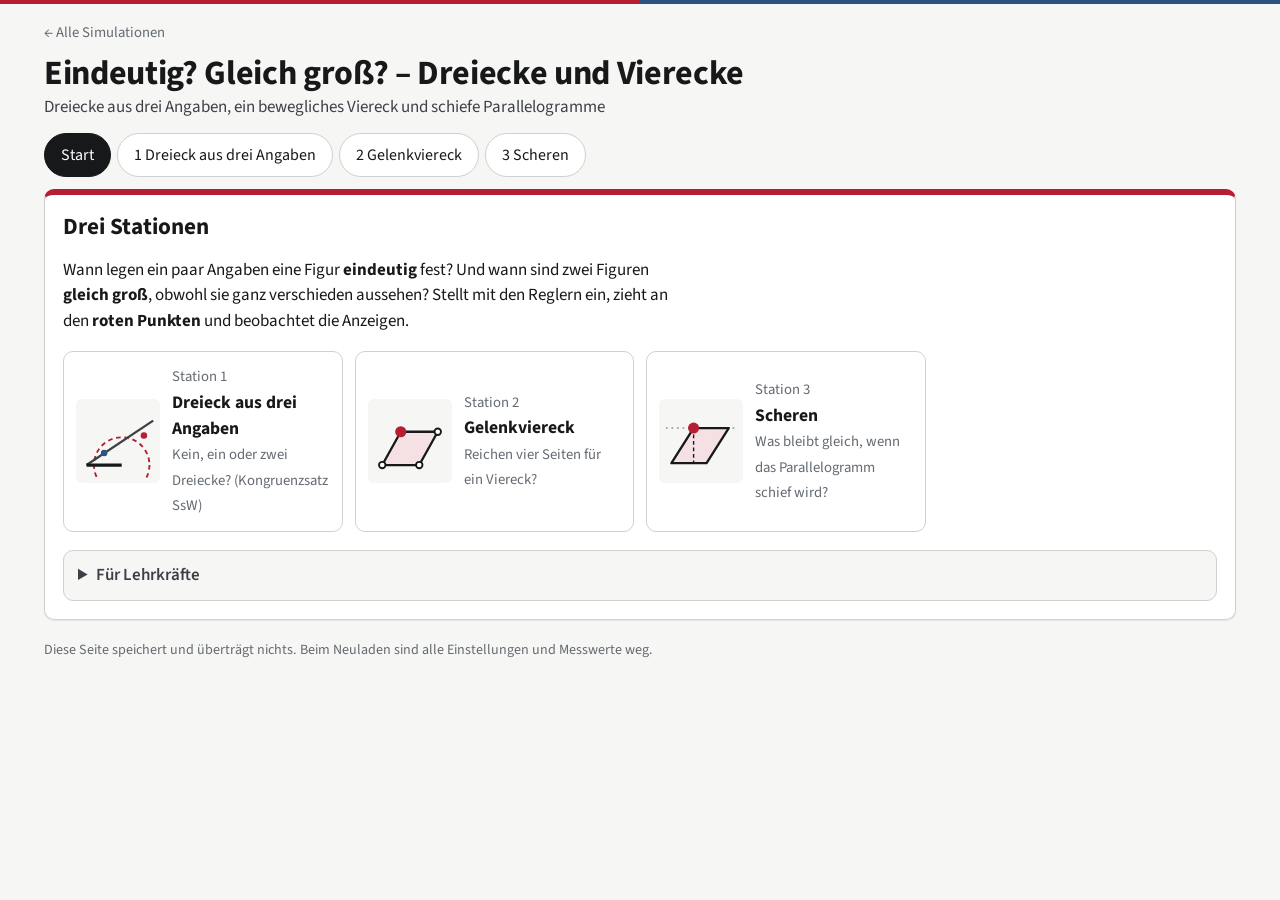
<file: sims/mathe/flaechen/index.html>
<!DOCTYPE html>
<html lang="de">
<head>
<meta charset="utf-8">
<meta name="viewport" content="width=device-width, initial-scale=1, viewport-fit=cover">
<title>Eindeutig? Gleich groß? – Dreiecke und Vierecke</title>
<link rel="preconnect" href="https://fonts.googleapis.com">
<link rel="preconnect" href="https://fonts.gstatic.com" crossorigin>
<link href="https://fonts.googleapis.com/css2?family=Source+Sans+3:ital,wght@0,400;0,600;0,700;1,400&display=swap" rel="stylesheet">
<style>
/* Tokens aus dem LMG-Designsystem (Werte wie in assets/lmg.css, hier eigenständig) */
:root{
  --surface-page:#ffffff; --surface-soft:#f6f6f4; --surface-sunken:#ecece8;
  --fg-1:#17181a; --fg-2:#3d4147; --fg-3:#646a72; --fg-4:#9097a0; --fg-5:#c2c7cd;
  --line-1:#e4e5e3; --line-2:#cfd1cf; --line-3:#a8acaa;
  --mathe:#B61E33; --mathe-soft:#f5e1e3; --mathe-line:#e8b8be; --mathe-ink:#6f0f1c;
  --physik:#2C5282; --physik-soft:#e8eef5; --physik-line:#b9c8da; --physik-ink:#1d3a5c;
  --ok:#3f6e3a; --ok-soft:#e7eee5; --warn:#8a6a1e; --warn-soft:#f3ecd9;
  --radius-sm:4px; --radius-md:6px; --radius-lg:10px; --radius-pill:999px;
  --shadow-1:0 1px 2px rgba(20,22,25,.04),0 1px 1px rgba(20,22,25,.03);
  --font-math:"Cambria Math","STIX Two Math","STIX Two Text",Cambria,"Times New Roman",Georgia,serif;
}
*{box-sizing:border-box}
html{-webkit-text-size-adjust:100%;touch-action:manipulation}
body{margin:0;background:var(--surface-soft);color:var(--fg-1);
  font-family:"Source Sans 3",-apple-system,BlinkMacSystemFont,"Segoe UI",system-ui,sans-serif;
  font-size:17px;line-height:1.5;-webkit-font-smoothing:antialiased}
button,input{font:inherit;color:inherit}
a{color:var(--mathe)}
:focus-visible{outline:2px solid var(--mathe);outline-offset:3px;border-radius:var(--radius-sm)}
.m{font-family:var(--font-math);white-space:nowrap}
.m i,i.v{font-family:var(--font-math);font-style:italic}

.brandline{height:4px;background:linear-gradient(90deg,var(--mathe) 0 50%,var(--physik) 50% 100%)}
.wrap{max-width:1240px;margin:0 auto;padding:0 16px}
@media (min-width:700px){.wrap{padding:0 24px}}
header.top{padding:12px 0 0}
.backlink{display:inline-block;margin:0 0 4px;font-size:.92rem;color:var(--fg-3);text-decoration:none;padding:6px 0}
.backlink:hover{color:var(--fg-1);text-decoration:underline}
h1{font-size:clamp(26px,4vw,34px);line-height:1.15;margin:0;letter-spacing:-.01em}
.sub{margin:2px 0 0;color:var(--fg-2)}

nav.tabs{display:flex;flex-wrap:wrap;gap:6px;margin:12px 0 12px}
nav.tabs button{border:1px solid var(--line-2);background:var(--surface-page);border-radius:var(--radius-pill);padding:6px 16px;cursor:pointer;font-size:1rem;min-height:44px}
nav.tabs button[aria-current="true"]{background:var(--fg-1);color:var(--surface-page);border-color:var(--fg-1)}

.btn{border:1px solid var(--mathe);background:var(--mathe);color:#fff;border-radius:var(--radius-md);padding:8px 16px;cursor:pointer;text-decoration:none;display:inline-flex;align-items:center;justify-content:center;font-size:1rem;font-weight:600;min-height:48px}
.btn:active{background:var(--mathe-ink);border-color:var(--mathe-ink)}
.btn.ghost{background:var(--surface-page);color:var(--mathe)}
.btn.ghost:active{background:var(--mathe-soft)}
.btn.small{padding:6px 12px;font-size:.92rem;min-height:44px}
.btn[disabled]{opacity:.45;cursor:default}
.actions{display:flex;flex-wrap:wrap;gap:8px;align-items:center;margin-top:12px}

.station{display:none;background:var(--surface-page);border:1px solid var(--line-2);border-top:6px solid var(--mathe);border-radius:var(--radius-lg);padding:14px 18px 18px;margin-bottom:20px;box-shadow:var(--shadow-1)}
.station.show{display:block}
.sthead{display:flex;flex-wrap:wrap;gap:8px 16px;align-items:flex-start;justify-content:space-between;margin-bottom:10px}
.chip{font-size:.85rem;border-radius:var(--radius-sm);padding:2px 9px;font-weight:700;display:inline-block;background:var(--mathe-soft);color:var(--mathe-ink)}
h2{font-size:1.45rem;margin:4px 0 0;line-height:1.2}
h3{font-size:1.1rem;margin:0 0 8px}
.lead{margin:0 0 12px;max-width:80ch}

.layout{display:grid;grid-template-columns:1fr;gap:16px;align-items:start}
@media (min-width:980px){.layout{grid-template-columns:minmax(0,1.45fr) minmax(330px,1fr)}}
.side{display:flex;flex-direction:column;gap:12px;min-width:0}
.panel{border:1px solid var(--line-1);border-radius:var(--radius-lg);padding:12px 14px;background:var(--surface-page)}
.figcard{border:1px solid var(--line-1);border-radius:var(--radius-lg);padding:6px;background:var(--surface-page)}
.hinweis{color:var(--fg-3);font-size:.95rem;margin:6px 4px 0}

/* Schieberegler mit großen Touch-Flächen */
.sl{margin:0 0 8px}
.sl-l{display:block;font-size:1.15rem;margin-bottom:2px}
.sl-l output{font-weight:700;font-variant-numeric:tabular-nums}
.sl-row{display:flex;align-items:center;gap:10px}
.step{flex:none;width:48px;height:48px;border:2px solid var(--line-3);border-radius:var(--radius-md);background:var(--surface-page);font-size:1.5rem;font-weight:700;cursor:pointer;line-height:1}
.step:active{background:var(--mathe-soft)}
.step[disabled]{opacity:.4;cursor:default}
input[type=range]{-webkit-appearance:none;appearance:none;flex:1;min-width:0;height:48px;background:transparent;margin:0;touch-action:pan-y}
input[type=range]::-webkit-slider-runnable-track{height:10px;border-radius:5px;background:var(--line-2)}
input[type=range]::-webkit-slider-thumb{-webkit-appearance:none;width:40px;height:40px;border-radius:50%;background:var(--mathe);border:4px solid #fff;box-shadow:0 1px 4px rgba(0,0,0,.35);margin-top:-15px}
input[type=range]::-moz-range-track{height:10px;border-radius:5px;background:var(--line-2)}
input[type=range]::-moz-range-thumb{width:32px;height:32px;border-radius:50%;background:var(--mathe);border:4px solid #fff;box-shadow:0 1px 4px rgba(0,0,0,.35)}
input[type=range][disabled]{opacity:.4}

/* Aufträge */
.auftraege{margin:0 0 12px}
.auftrag{margin:0 0 10px;border:2px solid var(--mathe);border-radius:var(--radius-lg);padding:10px 14px}
.auftrag p{margin:4px 0}
.auftrag.erledigt{border:1px solid var(--line-2);background:var(--surface-soft);padding:6px 14px;margin-bottom:8px}
.auftrag.erledigt h3{margin:0;color:var(--ok)}
.auftrag.erledigt h3::before{content:"✓ "}
.auftrag.erledigt p{color:var(--fg-2)}
.anr{font-size:.8rem;font-weight:700;letter-spacing:.08em;text-transform:uppercase;color:var(--mathe-ink);display:block}
.auftrag.erledigt .anr{color:var(--fg-3)}
.prog{color:var(--fg-3);margin:6px 0 0}
ol.beob{list-style:none;margin:0;padding:0;display:flex;flex-direction:column;gap:8px}
ol.beob li{display:grid;grid-template-columns:34px 1fr;gap:10px;align-items:start;font-size:1.1rem;line-height:1.35}
ol.beob .nr{width:30px;height:30px;border-radius:50%;border:2px solid var(--mathe);color:var(--mathe-ink);font-weight:700;display:flex;align-items:center;justify-content:center;font-size:.95rem}
ol.beob li.ok .nr{background:var(--ok);border-color:var(--ok);color:#fff}
ol.beob li.ok .nr::before{content:"✓"}
ol.beob li.ok .nr span{display:none}
ol.beob .extra{color:var(--fg-3);font-size:.95rem}

.choices{display:flex;flex-wrap:wrap;gap:8px;margin:4px 0 6px}
.choice{min-height:48px;padding:8px 14px;border:2px solid var(--line-3);background:var(--surface-page);border-radius:var(--radius-md);cursor:pointer;font-size:1rem;text-align:left}
.choice[aria-pressed="true"]{border-color:var(--mathe);background:var(--mathe);color:#fff;font-weight:600}
.grgrid{display:grid;grid-template-columns:auto 1fr;gap:6px 12px;align-items:center;margin:6px 0}
.grgrid .gl{font-size:1.05rem}
.grgrid .choices{margin:0}
.grgrid .choice{min-width:118px}
.grgrid .fbz{grid-column:1 / -1;margin:-2px 0 4px}

.fb{margin-top:8px;padding:8px 12px;border-radius:var(--radius-md);display:none}
.fb.ok{display:block;background:var(--ok-soft);color:var(--ok);border:1px solid var(--ok)}
.fb.bad{display:block;background:var(--warn-soft);color:var(--warn);border:1px solid var(--warn)}
.fb.info{display:block;background:var(--surface-soft);border:1px solid var(--line-2)}
.fb p{margin:2px 0}

/* Anzeigen */
.werte{display:grid;grid-template-columns:auto 1fr;gap:4px 14px;align-items:baseline;background:var(--surface-soft);border-radius:var(--radius-md);padding:10px 14px;font-size:1.15rem}
.werte b{font-size:1.3rem;font-variant-numeric:tabular-nums}
.werte .hl{color:var(--mathe-ink)}
.werte .sep{grid-column:1 / -1;border-top:1px solid var(--line-2);margin:2px 0}
.status{border-radius:var(--radius-lg);padding:10px 14px;border:2px solid var(--line-2);background:var(--surface-soft)}
.status .gross{font-size:1.7rem;font-weight:700;line-height:1.2}
.status.n0 .gross{color:var(--fg-2)}
.status.n1 .gross{color:var(--ok)}
.status.n2 .gross{color:var(--mathe)}
.status p{margin:6px 0 0}
.vgl{font-family:var(--font-math);font-size:1.2rem}
.eind{margin-top:8px;padding:8px 12px;border-radius:var(--radius-md);background:var(--ok-soft);color:var(--ok);border:1px solid var(--ok)}
.merk{border:2px solid var(--ok);background:var(--ok-soft);border-radius:var(--radius-lg);padding:10px 14px;margin-top:8px}
.merk h3{color:var(--ok);margin-bottom:4px}
.merk p{margin:4px 0}
.formel{font-family:var(--font-math);font-size:1.35rem;background:var(--surface-page);border-radius:var(--radius-md);padding:6px 12px;margin:6px 0;display:inline-block}

.toggle{display:flex;align-items:center;gap:12px;min-height:52px;width:100%;padding:8px 14px;border:2px solid var(--line-3);border-radius:var(--radius-md);background:var(--surface-page);cursor:pointer;font-size:1.05rem;font-weight:600;text-align:left}
.toggle .knopf{flex:none;width:46px;height:26px;border-radius:13px;background:var(--line-2);position:relative;transition:background .18s}
.toggle .knopf::after{content:"";position:absolute;top:3px;left:3px;width:20px;height:20px;border-radius:50%;background:#fff;box-shadow:0 1px 2px rgba(0,0,0,.3);transition:left .18s}
.toggle[aria-pressed="true"]{border-color:var(--mathe);background:var(--mathe-soft)}
.toggle[aria-pressed="true"] .knopf{background:var(--mathe)}
.toggle[aria-pressed="true"] .knopf::after{left:23px}
.seg{display:inline-flex;border:2px solid var(--mathe);border-radius:var(--radius-md);overflow:hidden}
.seg button{border:0;background:var(--surface-page);color:var(--mathe);padding:8px 16px;min-height:44px;font-weight:600;cursor:pointer;font-size:1rem}
.seg button[aria-pressed="true"]{background:var(--mathe);color:#fff}
.msg{min-height:1.5em;color:var(--warn);font-size:.98rem;margin:4px 4px 0}

table.wt{border-collapse:collapse;width:100%;font-variant-numeric:tabular-nums;font-size:.98rem}
table.wt th,table.wt td{border:1px solid var(--line-2);padding:4px 6px;text-align:center}
table.wt th{background:var(--surface-soft);font-weight:600}
table.wt td.leer{color:var(--fg-3);font-style:italic}
table.wt tr.neu td{background:var(--mathe-soft)}
table.wt .fig{font-family:var(--font-math);font-size:1.1rem}
.tabwrap{overflow-x:auto}

/* Zeichnungen */
svg.fig{width:100%;height:auto;display:block;touch-action:none;user-select:none;-webkit-user-select:none;-webkit-touch-callout:none}
svg.fig text{font-family:var(--font-math);fill:var(--fg-1)}
svg.fig .pt{font-size:28px;font-style:italic;font-weight:700}
svg.fig .lb{font-size:24px}
svg.fig .lbs{font-size:19px;fill:var(--fg-3)}
svg.fig .vi{font-style:italic}
svg.fig .base{stroke:var(--fg-1);stroke-width:5;stroke-linecap:round}
svg.fig .leg{stroke:var(--fg-2);stroke-width:3}
svg.fig .zirkel{fill:none;stroke:var(--mathe);stroke-width:2.5;stroke-dasharray:9 7}
svg.fig .radius{stroke:var(--mathe);stroke-width:1.5;stroke-dasharray:4 5}
svg.fig .t1{fill:var(--mathe-soft);fill-opacity:.8;stroke:var(--mathe);stroke-width:3;stroke-linejoin:round}
svg.fig .t2{fill:var(--physik-soft);fill-opacity:.8;stroke:var(--physik);stroke-width:3;stroke-linejoin:round}
svg.fig line.t1,svg.fig line.t2{stroke-width:4}
svg.fig .arc{fill:var(--mathe-soft);stroke:var(--mathe-ink);stroke-width:2}
svg.fig .abst{stroke:var(--fg-2);stroke-width:2;stroke-dasharray:6 5}
svg.fig .rw{fill:none;stroke:var(--fg-2);stroke-width:2}
svg.fig .dot{fill:var(--fg-1)}
svg.fig .gelenk{fill:var(--surface-page);stroke:var(--fg-1);stroke-width:3}
svg.fig .handle{fill:var(--mathe);stroke:#fff;stroke-width:4;filter:drop-shadow(0 1px 2px rgba(0,0,0,.35))}
svg.fig .hit{fill:transparent;cursor:grab}
svg.fig .hitline{stroke:transparent;stroke-width:44;cursor:grab}
svg.fig.dragging .hit,svg.fig.dragging .hitline{cursor:grabbing}
svg.fig [data-drag]:focus{outline:none}
svg.fig [data-drag]:focus-visible .handle{stroke:var(--fg-1)}
svg.fig .vier{fill:var(--mathe-soft);stroke:var(--fg-1);stroke-width:3.5;stroke-linejoin:round}
svg.fig .diag{stroke:var(--fg-3);stroke-width:2.5;stroke-dasharray:8 7}
svg.fig .diag.fest{stroke:var(--mathe-ink);stroke-width:7;stroke-dasharray:none;stroke-linecap:round}
svg.fig .par{stroke:var(--fg-4);stroke-width:1.5;stroke-dasharray:3 6}
svg.fig .ext{stroke:var(--fg-2);stroke-width:2.5;stroke-dasharray:8 6}
svg.fig .hoehe{stroke:var(--fg-1);stroke-width:2.5;stroke-dasharray:8 6}
svg.fig .figur{fill:var(--mathe-soft);stroke:var(--fg-1);stroke-width:3.5;stroke-linejoin:round}
svg.fig .stueck{fill:var(--mathe-line);stroke:var(--mathe-ink);stroke-width:3;stroke-linejoin:round}
svg.fig .kopie{fill:var(--physik-soft);stroke:var(--physik);stroke-width:3;stroke-linejoin:round}
svg.fig .rahmen{fill:none;stroke:var(--ok);stroke-width:4;stroke-dasharray:12 6}

/* Start */
.intro p{max-width:78ch}
.karten{display:grid;grid-template-columns:repeat(auto-fill,minmax(270px,1fr));gap:12px;margin:14px 0}
.karte{display:grid;grid-template-columns:84px 1fr;gap:12px;align-items:center;text-align:left;border:1px solid var(--line-2);border-radius:var(--radius-lg);background:var(--surface-page);padding:12px;cursor:pointer;min-height:110px}
.karte:active{border-color:var(--mathe)}
.karte .ic{width:84px;height:84px;display:flex;align-items:center;justify-content:center;background:var(--surface-soft);border-radius:var(--radius-md)}
.karte b{display:block;font-size:1.1rem}
.karte span.k{color:var(--fg-3);font-size:.92rem}
details.lehrkraft{margin-top:18px;border:1px solid var(--line-2);border-radius:var(--radius-lg);background:var(--surface-soft)}
details.lehrkraft summary{cursor:pointer;padding:12px 14px;font-weight:600;color:var(--fg-2);min-height:44px}
details.lehrkraft .in{padding:0 16px 12px}
details.lehrkraft dl{margin:0}
details.lehrkraft dt{font-weight:700;margin-top:10px}
details.lehrkraft dd{margin:0}
details.lehrkraft ul{margin:2px 0;padding-left:20px}
footer{color:var(--fg-3);font-size:.88rem;padding:0 0 28px}
@media (prefers-reduced-motion: reduce){*{transition:none!important;scroll-behavior:auto!important}}
</style>
</head>
<body>
<div class="brandline"></div>
<div class="wrap">
  <header class="top">
    <a class="backlink noprint" href="../../../katalog.html?stufe=8&amp;fach=mathe">← Alle Simulationen</a>
    <h1>Eindeutig? Gleich groß? – Dreiecke und Vierecke</h1>
    <p class="sub">Dreiecke aus drei Angaben, ein bewegliches Viereck und schiefe Parallelogramme</p>
  </header>
  <nav class="tabs" id="tabs" aria-label="Stationen"></nav>
  <main>
    <section class="station" id="st-0" aria-labelledby="h-0"></section>
    <section class="station" id="st-1" aria-label="Station 1"></section>
    <section class="station" id="st-2" aria-label="Station 2"></section>
    <section class="station" id="st-3" aria-label="Station 3"></section>
  </main>
  <footer>Diese Seite speichert und überträgt nichts. Beim Neuladen sind alle Einstellungen und Messwerte weg.</footer>
</div>

<script>
/* =========================================================
   Hilfen
   ========================================================= */
const $=s=>document.querySelector(s);
const DEG=Math.PI/180;
const reduced=!!(window.matchMedia&&matchMedia('(prefers-reduced-motion: reduce)').matches);
const clamp=(v,lo,hi)=>Math.max(lo,Math.min(hi,v));
const rnd=(v,st)=>Math.round(v/st)*st;
/* Zahl mit Komma, höchstens d Nachkommastellen, echtes Minuszeichen */
const fmt=(n,d=1)=>{ const f=Math.pow(10,d); let r=Math.round(n*f)/f; if(Object.is(r,-0)||Math.abs(r)<1e-12) r=0;
  return r.toFixed(d).replace(/\.?0+$/,'').replace('.',',').replace('-','−'); };
/* „=“ wenn der gerundete Wert exakt ist, sonst „≈“ */
const eq=(n,d=1)=>Math.abs(n-Math.round(n*Math.pow(10,d))/Math.pow(10,d))<1e-9?'=':'≈';
const V=s=>`<i class="v">${s}</i>`;                // Variable im HTML
const TV=s=>`<tspan class="vi">${s}</tspan>`;     // Variable im SVG
function svgPt(svg,e){ return new DOMPoint(e.clientX,e.clientY).matrixTransform(svg.getScreenCTM().inverse()); }
function animate(st,dur,step,done){
  if(reduced){ step(1); done&&done(); return; }
  const t0=performance.now(), tok=st.anim={};
  (function f(t){ if(st.anim!==tok) return;
    const k=clamp((t-t0)/dur,0,1), e=k<.5?2*k*k:1-Math.pow(-2*k+2,2)/2; step(e);
    // setTimeout statt requestAnimationFrame: läuft auch, wenn rAF gedrosselt ist
    if(k<1) setTimeout(()=>f(performance.now()),16); else { st.anim=null; done&&done(); } })(t0);
}

/* Ziehen mit Pointer Events (Finger, Stift, Maus); Pfeiltasten auf fokussierten Ziehpunkten */
function dragSvg(svg,o){
  let d=null;
  svg.addEventListener('pointerdown',e=>{
    const h=e.target.closest('[data-drag]'); if(!h) return;
    const p=svgPt(svg,e);
    if(o.start&&o.start(h.dataset.drag,p)===false){ e.preventDefault(); return; }
    e.preventDefault();
    d={id:e.pointerId,key:h.dataset.drag,p0:p};
    try{ svg.setPointerCapture(e.pointerId); }catch(_){}
    svg.classList.add('dragging');
  });
  svg.addEventListener('pointermove',e=>{ if(!d||e.pointerId!==d.id) return; e.preventDefault(); o.move(d.key,svgPt(svg,e),d); });
  const fin=e=>{ if(!d||e.pointerId!==d.id) return; const k=d.key; d=null; svg.classList.remove('dragging'); o.end&&o.end(k); };
  svg.addEventListener('pointerup',fin); svg.addEventListener('pointercancel',fin);
  svg.addEventListener('keydown',e=>{
    const h=e.target.closest('[data-drag]'); if(!h||!o.key) return;
    const dir={ArrowRight:1,ArrowUp:1,ArrowLeft:-1,ArrowDown:-1}[e.key]; if(!dir) return;
    e.preventDefault(); o.key(h.dataset.drag,dir);
  });
}
/* nach dem Neuzeichnen den Fokus auf denselben Ziehpunkt zurücksetzen */
function keepFocus(svg,fn){
  const a=document.activeElement, k=a&&svg.contains(a)&&a.dataset?a.dataset.drag:null;
  fn(); if(k){ const n=svg.querySelector(`[data-drag="${k}"]`); if(n) n.focus({preventScroll:true}); }
}

/* Schieberegler */
const SL={
  '1:a':    {min:.5,max:8,  step:.1,unit:' cm',lab:V('a'),name:'Seite a'},
  '1:alpha':{min:15,max:150,step:5, unit:'°',  lab:'α',name:'Winkel α'},
  '2:a':{min:2,max:7,step:.5,unit:' cm',lab:V('a'),name:'Seite a'},
  '2:b':{min:2,max:7,step:.5,unit:' cm',lab:V('b'),name:'Seite b'},
  '2:c':{min:2,max:7,step:.5,unit:' cm',lab:V('c'),name:'Seite c'},
  '2:d':{min:2,max:7,step:.5,unit:' cm',lab:V('d'),name:'Seite d'},
  '3:g':{min:2,max:8,step:.5,unit:' cm',lab:V('g'),name:'Grundseite g'},
  '3:h':{min:1,max:6,step:.5,unit:' cm',lab:V('h'),name:'Höhe h'}
};
function slider(st,k){
  const c=SL[st+':'+k], v=S[st][k];
  return `<div class="sl"><label class="sl-l" for="r-${st}-${k}">${c.lab} = <output id="o-${st}-${k}">${fmt(v,1)}${c.unit}</output></label>
    <div class="sl-row"><button type="button" class="step" data-step="${st}:${k}:-1" aria-label="${c.name} verkleinern">−</button>
    <input type="range" id="r-${st}-${k}" data-st="${st}" data-k="${k}" min="${c.min}" max="${c.max}" step="${c.step}" value="${v}">
    <button type="button" class="step" data-step="${st}:${k}:1" aria-label="${c.name} vergrößern">+</button></div></div>`;
}
function syncSl(st,dis){
  Object.keys(SL).filter(x=>x.startsWith(st+':')).forEach(x=>{
    const k=x.split(':')[1], r=$(`#r-${st}-${k}`); if(!r) return;
    r.value=S[st][k]; $(`#o-${st}-${k}`).textContent=fmt(S[st][k],1)+SL[x].unit;
    r.disabled=!!dis; document.querySelectorAll(`[data-step^="${st}:${k}:"]`).forEach(b=>b.disabled=!!dis);
  });
}
function setSl(st,k,v){
  const c=SL[st+':'+k]; v=clamp(rnd(v,c.step),c.min,c.max); v=Math.round(v*10)/10;
  S[st][k]=v; SET[st](k);
}
function shell(id,chip,title,lead,body){
  return `<div class="sthead"><div><span class="chip">${chip}</span><h2>${title}</h2></div>
      <button type="button" class="btn ghost small" data-reset="${id}">Station zurücksetzen</button></div>
    <p class="lead">${lead}</p>${body}`;
}
function choices(grp,opts,cur){
  return `<div class="choices" role="group" data-grp="${grp}">`+opts.map(([v,l])=>
    `<button type="button" class="choice" data-val="${v}" aria-pressed="${cur===v}">${l}</button>`).join('')+`</div>`;
}

/* =========================================================
   Zustand (nur im Speicher der Seite)
   ========================================================= */
const S={};
const INIT={
  1:()=>({a:6,alpha:30,seen:{0:false,2:false,tan:false},dist:false,merk:false}),
  2:()=>({a:4,b:4,c:4,d:4,alpha:90,lock:false,msg:''}),
  3:()=>({fig:'p',g:5,h:3,s:1.5,cut:null,anim:null,rows:[],last:null,t:0,ref:null,ans:{},why:null,cutSeen:false,
          triA:null,triSeen:false,triK:null,done:false,msg:''})
};

/* =========================================================
   Start
   ========================================================= */
function renderStart(){
  $('#st-0').innerHTML=`<div class="intro">
    <h2 id="h-0">Drei Stationen</h2>
    <p>Wann legen ein paar Angaben eine Figur <b>eindeutig</b> fest? Und wann sind zwei Figuren <b>gleich groß</b>, obwohl sie ganz verschieden aussehen? Stellt mit den Reglern ein, zieht an den <b>roten Punkten</b> und beobachtet die Anzeigen.</p>
    <div class="karten">
      <button type="button" class="karte" data-go="1"><span class="ic"><svg width="74" height="74" viewBox="0 0 80 80" aria-hidden="true">
          <circle cx="44" cy="66" r="30" fill="none" stroke="var(--mathe)" stroke-width="2" stroke-dasharray="5 4"/>
          <line x1="6" y1="66" x2="78" y2="18" stroke="var(--fg-2)" stroke-width="2.5"/>
          <line x1="6" y1="66" x2="44" y2="66" stroke="var(--fg-1)" stroke-width="3.5"/>
          <circle cx="68" cy="34" r="3.5" fill="var(--mathe)"/><circle cx="25" cy="53" r="3.5" fill="var(--physik)"/></svg></span>
        <span><span class="k">Station 1</span><b>Dreieck aus drei Angaben</b><span class="k">Kein, ein oder zwei Dreiecke? (Kongruenzsatz SsW)</span></span></button>
      <button type="button" class="karte" data-go="2"><span class="ic"><svg width="74" height="74" viewBox="0 0 80 80" aria-hidden="true">
          <polygon points="10,66 50,66 70,30 30,30" fill="var(--mathe-soft)" stroke="var(--fg-1)" stroke-width="2.5" stroke-linejoin="round"/>
          <circle cx="10" cy="66" r="3.5" fill="#fff" stroke="var(--fg-1)" stroke-width="2"/><circle cx="50" cy="66" r="3.5" fill="#fff" stroke="var(--fg-1)" stroke-width="2"/>
          <circle cx="70" cy="30" r="3.5" fill="#fff" stroke="var(--fg-1)" stroke-width="2"/><circle cx="30" cy="30" r="6" fill="var(--mathe)"/></svg></span>
        <span><span class="k">Station 2</span><b>Gelenkviereck</b><span class="k">Reichen vier Seiten für ein Viereck?</span></span></button>
      <button type="button" class="karte" data-go="3"><span class="ic"><svg width="74" height="74" viewBox="0 0 80 80" aria-hidden="true">
          <line x1="2" y1="26" x2="78" y2="26" stroke="var(--fg-4)" stroke-width="1.5" stroke-dasharray="2 4"/>
          <polygon points="8,64 46,64 70,26 32,26" fill="var(--mathe-soft)" stroke="var(--fg-1)" stroke-width="2.5" stroke-linejoin="round"/>
          <line x1="32" y1="26" x2="32" y2="64" stroke="var(--fg-1)" stroke-width="1.5" stroke-dasharray="4 3"/><circle cx="32" cy="26" r="6" fill="var(--mathe)"/></svg></span>
        <span><span class="k">Station 3</span><b>Scheren</b><span class="k">Was bleibt gleich, wenn das Parallelogramm schief wird?</span></span></button>
    </div>
    <details class="lehrkraft"><summary>Für Lehrkräfte</summary><div class="in"><dl>
      <dt>Ziel je Station</dt><dd><ul>
        <li><b>Station 1 – L2.2 Kongruenz:</b> Aus ${V('c')}, α und ${V('a')} entsteht kein, genau ein oder es entstehen zwei Dreiecke. Die Lernenden sehen am Zirkelkreis, warum SsW nur dann eindeutig ist, wenn der Winkel der <b>längeren</b> Seite gegenüberliegt (${V('a')} ≥ ${V('c')}).</li>
        <li><b>Station 2 – L3.2 Eindeutigkeit Viereck:</b> Vier Seitenlängen legen ein Viereck nicht fest (Gelenkviereck). Ein fünftes Stück (hier die Diagonale ${V('e')}, alternativ ein Winkel) zerlegt es in zwei eindeutige Dreiecke und macht es starr.</li>
        <li><b>Station 3 – L5.2 Parallelogrammformel / Scherungsinvarianz:</b> Beim Scheren bleiben ${V('g')}, ${V('h')} und ${V('A')} gleich, ${V('b')} und ${V('u')} ändern sich. Zerlegen (Dreieck abschneiden, rechts ansetzen) begründet ${V('A')} = ${V('g')} · ${V('h')}; Ergänzen zum Parallelogramm begründet ${V('A')} = ½ · ${V('g')} · ${V('h')} für das Dreieck.</li></ul></dd>
      <dt>Einsatz und Ablauf</dt><dd><ul>
        <li>Station 1 am Beamer im Unterrichtsgespräch (DS2), ca. 10–15 min: eine Person bedient, die Klasse gibt Anweisungen („größer“, „kleiner“).</li>
        <li>Station 2 am Beamer als Hook (DS3), ca. 5–10 min: vier gleiche Seiten, Quadrat zur Raute ziehen, dann den Schalter „Diagonale festlegen“.</li>
        <li>Station 3 auf iPads in Partnerarbeit (DS5), ca. 20–25 min: Aufträge der Reihe nach, Beobachtungstabelle ins Heft abschreiben.</li>
        <li>Direktlinks (für QR-Codes): <code>…/sims/mathe/flaechen/#station1</code>, <code>#station2</code>, <code>#station3</code>.</li></ul></dd>
      <dt>Erwartete Beobachtungen</dt><dd><ul>
        <li>Station 1 (${V('c')} = 5 cm): ${V('a')} zu kurz → der Kreis erreicht den freien Schenkel nicht (kein Dreieck). Zwischen dem Abstand von B zum Schenkel und ${V('c')} → zwei Schnittpunkte ${V('C')}₁, ${V('C')}₂, zwei verschiedene Dreiecke mit denselben drei Angaben. Ab ${V('a')} ≥ ${V('c')} liegt der zweite Schnittpunkt hinter A (oder auf A) → genau ein Dreieck. Sonderfall Berührung (z. B. α = 30°, ${V('a')} = 2,5 cm): genau ein, rechtwinkliges Dreieck. Für stumpfes α gibt es nur für ${V('a')} > ${V('c')} ein Dreieck.</li>
        <li>Station 2: Umfang und Seiten bleiben, α, ${V('e')} und der Flächeninhalt ändern sich (Quadrat 16 cm² → flache Raute fast 0 cm²). Mit festgelegter Diagonale lässt sich nichts mehr ziehen.</li>
        <li>Station 3: In der Tabelle sind ${V('A')} in allen Zeilen gleich, ${V('u')} verschieden. Zerlegen gelingt mit einem Schnitt, solange der Höhenfußpunkt auf der Grundseite liegt.</li></ul></dd>
      <dt>Typische Fehlvorstellungen</dt><dd><ul>
        <li>„Gleicher Umfang ⇒ gleiche Fläche“: Station 2 (Umfang fest, Fläche wechselt) und Station 3 (Fläche fest, Umfang wechselt) widerlegen das von beiden Seiten.</li>
        <li>„Scheren verändert die Fläche“ (die schiefe Figur wirkt größer, weil ${V('b')} länger wird): Tabelle und Zerlegen in Station 3.</li>
        <li>„Vier Seiten legen ein Viereck fest“ (Übertragung von SSS): Station 2.</li>
        <li>„WWW und SsW sind auch Kongruenzsätze“: Station 1 zeigt zwei verschiedene Dreiecke zu denselben SsW-Angaben. Impuls für WWW: Drei Winkel legen nur die Form fest, nicht die Größe (vergrößerte Kopie).</li></ul></dd>
      <dt>Hinweise</dt><dd>Kein Freitext, keine Pflicht-Vorhersagen: Station 1 und 2 haben Beobachtungsaufträge (Häkchen erscheinen automatisch), Station 3 Auswahlfragen mit Rückmeldung aus der eigenen Tabelle. Es werden keine Daten gespeichert oder übertragen; Neuladen löscht alles.</dd>
    </dl></div></details></div>`;
}

/* =========================================================
   Station 1 – Dreieck aus c, α, a (SsW)
   ========================================================= */
const C1=5, U1=50, AX1=220, AY1=430, BX1=AX1+C1*U1, VW1=900, VH1=480;
/* Schnittpunkte des Kreises um B (Radius a) mit dem freien Schenkel von α:
   P(t) = A + t·(cos α, sin α), t > 0  ⇒  t² − 2tc·cos α + c² − a² = 0 */
function solve1(a,alpha){
  const c=C1, al=alpha*DEG, p=c*Math.cos(al), D=a*a-c*c*Math.sin(al)**2;
  if(D<-1e-9) return {n:0,ts:[],tan:false};
  if(Math.abs(D)<=1e-9) return p>1e-9?{n:1,ts:[p],tan:true}:{n:0,ts:[],tan:false};
  const r=Math.sqrt(D), ts=[p+r,p-r].filter(t=>t>1e-9);
  return {n:ts.length,ts,tan:false};
}
function render1(){
  const s=S[1];
  const body=`<div class="layout">
    <div><div class="figcard"><svg class="fig" id="svg1" viewBox="0 0 ${VW1} ${VH1}" role="img" aria-label="Seite c von A nach B, Winkel alpha in A, Kreis um B mit Radius a"></svg></div>
      <p class="hinweis">Roten Punkt auf dem Kreis ziehen: Zirkel weiter oder enger stellen · oder die Regler benutzen</p></div>
    <div class="side">
      <div class="panel"><h3>Beobachtungsaufträge</h3><ol class="beob" id="beob1"></ol></div>
      <div class="panel">${slider(1,'a')}${slider(1,'alpha')}
        <p class="hinweis" style="margin:0">Fest: ${V('c')} = AB = ${C1} cm</p></div>
      <div class="status" id="stat1" aria-live="polite"></div>
      <button type="button" class="toggle" id="dist1" aria-pressed="${s.dist}"><span class="knopf"></span>Abstand von B zum Schenkel zeigen</button>
    </div></div>`;
  $('#st-1').innerHTML=shell(1,'Station 1 · Kongruenz','Dreieck aus drei Angaben',
    `Gegeben sind die Seite ${V('c')} = AB, der Winkel α in A und die Seite ${V('a')} = BC. Der Zirkel um B mit Radius ${V('a')} zeigt, wo C liegen kann: auf dem freien Schenkel von α.`,body);
  dragSvg($('#svg1'),{
    move:(k,p)=>{ setSl(1,'a',Math.hypot(p.x-BX1,p.y-AY1)/U1); },
    key:(k,dir)=>setSl(1,'a',S[1].a+dir*.1)
  });
  upd1();
}
function upd1(){
  const s=S[1], sol=solve1(s.a,s.alpha);
  if(sol.n===0) s.seen[0]=true; if(sol.n===2) s.seen[2]=true; if(sol.tan) s.seen.tan=true;
  syncSl(1); draw1(sol); stat1(sol); beob1();
  const t=$('#dist1'); if(t) t.setAttribute('aria-pressed',s.dist);
}
function draw1(sol){
  const s=S[1], svg=$('#svg1'); if(!svg) return;
  const al=s.alpha*DEG, dx=Math.cos(al), dy=-Math.sin(al);
  const ts=sol.ts.slice().sort((p,q)=>q-p);
  const Cs=ts.map(t=>({x:AX1+t*U1*dx,y:AY1+t*U1*dy}));
  const cls=Cs.length===2?['t1','t2']:['t1'];
  const name=Cs.length===2?['C₁','C₂']:['C'];
  let h='';
  Cs.forEach((C,i)=>{ h+=`<polygon class="${cls[i]}" points="${AX1},${AY1} ${BX1},${AY1} ${C.x},${C.y}"/>`; });
  h+=`<line class="leg" x1="${AX1}" y1="${AY1}" x2="${AX1+1500*dx}" y2="${AY1+1500*dy}"/>`;
  h+=`<text class="lbs" x="${AX1+(dx>0?560:250)*dx+(dx<0?-10:10)}" y="${AY1+(dx>0?560:250)*dy-8}" text-anchor="${dx<0?'end':'start'}">freier Schenkel</text>`;
  const r=s.a*U1;
  h+=`<circle class="zirkel" cx="${BX1}" cy="${AY1}" r="${r}"/>`;
  // Abstand von B zum Schenkel (Lot)
  if(s.dist){
    if(s.alpha<90){
      const t=C1*Math.cos(al), F={x:AX1+t*U1*dx,y:AY1+t*U1*dy}, d=C1*Math.sin(al);
      const ux=dx, uy=dy, nx=(BX1-F.x)/(d*U1), ny=(AY1-F.y)/(d*U1), q=14;
      h+=`<line class="abst" x1="${BX1}" y1="${AY1}" x2="${F.x}" y2="${F.y}"/>
        <path class="rw" d="M${F.x+q*ux},${F.y+q*uy} L${F.x+q*ux+q*nx},${F.y+q*uy+q*ny} L${F.x+q*nx},${F.y+q*ny}"/>
        <text class="lb" x="${(BX1+F.x)/2+12}" y="${(AY1+F.y)/2-4}">Abstand ${eq(d,1)} ${fmt(d,1)} cm</text>`;
    } else {
      h+=`<text class="lbs" x="${AX1-14}" y="${AY1-60}" text-anchor="end">α ≥ 90°: A ist der nächste Punkt</text>`;
    }
  }
  // Seiten BC
  Cs.forEach((C,i)=>{
    h+=`<line class="${cls[i]}" x1="${BX1}" y1="${AY1}" x2="${C.x}" y2="${C.y}"/>`;
    const mx=(BX1+C.x)/2, my=(AY1+C.y)/2, gx=(AX1+BX1+C.x)/3, gy=(AY1+AY1+C.y)/3;
    let vx=mx-gx, vy=my-gy; const L=Math.hypot(vx,vy)||1; vx/=L; vy/=L;
    h+=`<text class="lb" x="${mx+vx*22}" y="${my+vy*22+7}" text-anchor="${vx<-.3?'end':vx>.3?'start':'middle'}">${TV('a')}</text>`;
  });
  // Grundseite c
  h+=`<line class="base" x1="${AX1}" y1="${AY1}" x2="${BX1}" y2="${AY1}"/>`;
  h+=`<text class="lb" x="${(AX1+BX1)/2}" y="${AY1+32}" text-anchor="middle">${TV('c')} = ${C1} cm</text>`;
  // Winkel α
  const ra=48;
  h+=`<path class="arc" d="M${AX1},${AY1} L${AX1+ra},${AY1} A${ra},${ra} 0 0 0 ${AX1+ra*dx},${AY1+ra*dy} Z"/>`;
  const la=al/2;
  h+=`<text class="lb" x="${AX1+76*Math.cos(la)}" y="${AY1-76*Math.sin(la)+8}" text-anchor="middle">α = ${s.alpha}°</text>`;
  // Punkte
  h+=`<circle class="dot" cx="${AX1}" cy="${AY1}" r="6"/><text class="pt" x="${AX1-14}" y="${AY1+30}" text-anchor="end">A</text>`;
  h+=`<circle class="dot" cx="${BX1}" cy="${AY1}" r="6"/><text class="pt" x="${BX1+6}" y="${AY1+34}">B</text>`;
  Cs.forEach((C,i)=>{ const fill=i===1?'var(--physik)':'var(--mathe)';
    h+=`<circle cx="${C.x}" cy="${C.y}" r="8" fill="${fill}"/><text class="pt" x="${C.x-14}" y="${C.y-14}" text-anchor="end" style="fill:${fill}">${name[i]}</text>`; });
  // Ziehpunkt auf dem Kreis (rechts von B)
  const hx=BX1+r, hy=AY1;
  h+=`<line class="radius" x1="${BX1}" y1="${AY1}" x2="${hx}" y2="${hy}"/>`;
  h+=`<g data-drag="a" tabindex="0" role="slider" aria-label="Zirkelradius a" aria-valuenow="${s.a}"><circle class="hit" cx="${hx}" cy="${hy}" r="40"/><circle class="handle" cx="${hx}" cy="${hy}" r="18"/></g>`;
  keepFocus(svg,()=>{ svg.innerHTML=h; });
}
function stat1(sol){
  const s=S[1], el=$('#stat1'); if(!el) return;
  const txt=['kein Dreieck','genau ein Dreieck','zwei Dreiecke'][sol.n];
  let p;
  if(sol.n===0) p=s.alpha<90&&s.a<C1?'Der Kreis um B erreicht den freien Schenkel nicht.':'Der Kreis schneidet den Schenkel nur hinter A (oder in A) – dort entsteht kein Dreieck.';
  else if(sol.tan) p='Der Kreis berührt den Schenkel genau in einem Punkt: ein rechtwinkliges Dreieck.';
  else if(sol.n===2) p=`Der Kreis schneidet den Schenkel zweimal. Beide Dreiecke haben dieselben Angaben ${V('c')}, α und ${V('a')} – sie sind aber nicht deckungsgleich.`;
  else p=s.a>=C1-1e-9?'Der zweite Schnittpunkt liegt hinter A (oder genau in A) und zählt nicht.':'Es gibt genau einen Schnittpunkt.';
  const rel=Math.abs(s.a-C1)<1e-9?'=':s.a<C1?'<':'>';
  let v=rel==='='?`<p class="vgl">${V('a')} = ${V('c')} = ${C1} cm</p>`:`<p class="vgl">${V('a')} = ${fmt(s.a,1)} cm ${rel} ${V('c')} = ${C1} cm</p>`;
  if(s.a>=C1-1e-9&&sol.n===1) v+=`<div class="eind"><b>${V('a')} ≥ ${V('c')}:</b> Der Winkel α liegt der längeren Seite gegenüber → das Dreieck ist eindeutig.</div>`;
  el.className='status n'+sol.n;
  el.innerHTML=`<div class="gross">${txt}</div><p>${p}</p>${v}`;
}
function beob1(){
  const s=S[1], el=$('#beob1'); if(!el) return;
  const li=(ok,n,html)=>`<li class="${ok?'ok':''}"><span class="nr"><span>${n}</span></span><span>${html}</span></li>`;
  el.innerHTML=li(s.seen[0],1,`Stellt ${V('a')} so ein, dass es <b>kein</b> Dreieck gibt.`)+
    li(s.seen[2],2,`Stellt ${V('a')} so ein, dass es <b>genau zwei</b> Dreiecke gibt.`)+
    li(s.merk,3,`Ab welcher Länge von ${V('a')} gibt es <b>sicher nur eins</b>? Vergleicht mit ${V('c')}.
      <div class="actions" style="margin-top:6px"><button type="button" class="btn small ghost" id="merk1">${s.merk?'Merksatz ausblenden':'Merksatz zeigen'}</button></div>
      ${s.merk?`<div class="merk"><h3>Kongruenzsatz SsW</h3><p>Zwei Seiten und der Winkel, der der <b>längeren</b> der beiden Seiten gegenüberliegt, legen ein Dreieck eindeutig fest.</p><p>Hier: Ist ${V('a')} ≥ ${V('c')}, gibt es genau ein Dreieck. Ist ${V('a')} < ${V('c')}, kann es keins, eins oder zwei geben.</p></div>`:''}`)+
    li(s.seen.tan,4,`<span class="extra">Für Schnelle:</span> Findet ein ${V('a')} < ${V('c')} mit <b>genau einem</b> Dreieck. Tipp: Abstand von B zum Schenkel zeigen.`);
}

/* =========================================================
   Station 2 – Gelenkviereck
   ========================================================= */
const VW2=820, VH2=470, AX2=250, AY2=400;
/* zulässige Winkel α, damit es mit den vier Seiten ein Viereck gibt */
function range2(){
  const {a,b,c,d}=S[2];
  const emin=Math.abs(b-c)+.02, emax=Math.min(b+c-.02,a+d);
  const ang=e=>Math.acos(clamp((a*a+d*d-e*e)/(2*a*d),-1,1))/DEG;
  const lo=Math.max(5,ang(Math.max(emin,Math.abs(a-d)))), hi=Math.min(175,ang(emax));
  return lo<=hi?[lo,hi]:null;
}
function geo2(){
  const {a,b,c,d,alpha}=S[2], al=alpha*DEG;
  const A={x:0,y:0}, B={x:a,y:0}, D={x:d*Math.cos(al),y:d*Math.sin(al)};
  const ex=D.x-B.x, ey=D.y-B.y, f=Math.hypot(ex,ey), ux=ex/f, uy=ey/f;
  const x=(b*b-c*c+f*f)/(2*f), hh=Math.sqrt(Math.max(0,b*b-x*x));
  const C={x:B.x+x*ux+hh*uy,y:B.y+x*uy-hh*ux};          // C auf der anderen Seite von BD als A
  const P=[A,B,C,D]; let ar=0; for(let i=0;i<4;i++){ const p=P[i],q=P[(i+1)%4]; ar+=p.x*q.y-q.x*p.y; }
  return {A,B,C,D,e:Math.hypot(C.x,C.y),area:Math.abs(ar)/2,u:a+b+c+d};
}
function name2(){
  const {a,b,c,d,alpha}=S[2], r=Math.abs(alpha-90)<.5;
  if(a===b&&b===c&&c===d) return r?'Quadrat':'Raute';
  if(a===c&&b===d) return r?'Rechteck':'Parallelogramm';
  if(a===d&&b===c) return 'Drachenviereck';
  return 'Viereck';
}
function render2(){
  const s=S[2];
  const body=`<div class="layout">
    <div><div class="figcard"><svg class="fig" id="svg2" viewBox="0 0 ${VW2} ${VH2}" role="img" aria-label="Viereck ABCD mit Gelenken in den Ecken"></svg></div>
      <p class="hinweis">Roten Punkt D ziehen: Das Viereck klappt in den Gelenken, die Seiten bleiben gleich lang.</p>
      <p class="msg" id="msg2" role="status"></p></div>
    <div class="side">
      <div class="panel"><h3>Zum Nachdenken</h3><ol class="beob">
        <li><span class="nr"><span>1</span></span><span>Zieht an D. Was bleibt gleich, was ändert sich?</span></li>
        <li><span class="nr"><span>2</span></span><span>Warum reichen vier Seiten nicht, um ein Viereck festzulegen?</span></li>
        <li><span class="nr"><span>3</span></span><span>Welches <b>fünfte Stück</b> macht das Viereck eindeutig? Probiert den Schalter aus.</span></li></ol></div>
      <div class="werte" id="w2" aria-live="polite"></div>
      <button type="button" class="toggle" id="lock2" aria-pressed="${s.lock}"><span class="knopf"></span>Diagonale ${V('e')} festlegen</button>
      <div class="panel">${slider(2,'a')}${slider(2,'b')}${slider(2,'c')}${slider(2,'d')}</div>
    </div></div>`;
  $('#st-2').innerHTML=shell(2,'Station 2 · Eindeutigkeit','Gelenkviereck',
    `Vier Stäbe mit festen Längen ${V('a')}, ${V('b')}, ${V('c')}, ${V('d')} sind in den Ecken mit Gelenken verbunden. Ist das Viereck damit festgelegt?`,body);
  dragSvg($('#svg2'),{
    start:()=>{ if(S[2].lock){ msg2('Die Diagonale e ist festgelegt: Das Viereck ist starr und lässt sich nicht mehr verformen.'); return false; } },
    move:(k,p)=>{ let w=Math.atan2(AY2-p.y,p.x-AX2)/DEG; if(w<-90) w=180; else if(w<0) w=0; setAlpha2(w); },
    key:(k,dir)=>{ if(S[2].lock){ msg2('Die Diagonale e ist festgelegt: Das Viereck ist starr.'); return; } setAlpha2(S[2].alpha+dir); }
  });
  upd2();
}
function setAlpha2(w){ const r=range2(); if(!r) return; S[2].alpha=Math.round(clamp(w,r[0],r[1])); msg2(''); upd2(); }
function msg2(t){ const m=$('#msg2'); if(m) m.textContent=t; }
function upd2(){
  const s=S[2], r=range2();
  syncSl(2,s.lock);
  const t=$('#lock2'); if(t){ t.setAttribute('aria-pressed',s.lock); t.disabled=!r; }
  if(!r){ draw2(null); $('#w2').innerHTML=`<span style="grid-column:1/-1">Mit diesen Seitenlängen lässt sich kein Viereck bauen: Die längste Seite ist zu lang. Verkleinert sie.</span>`; return; }
  s.alpha=Math.round(clamp(s.alpha,r[0],r[1]));
  const G=geo2(); draw2(G);
  $('#w2').innerHTML=`<span>Winkel α</span><b class="hl">${s.alpha}°</b>
    <span>Diagonale ${V('e')} = AC</span><b class="hl">${eq(G.e)} ${fmt(G.e,1)} cm</b>
    <span>Flächeninhalt ${V('A')}</span><b class="hl">${eq(G.area)} ${fmt(G.area,1)} cm²</b>
    <span class="sep"></span>
    <span>Umfang ${V('u')}</span><b>${fmt(G.u,1)} cm</b>
    <span>Form</span><b style="font-size:1.1rem">${name2()}${s.lock?' · starr':''}</b>`;
}
function draw2(G){
  const s=S[2], svg=$('#svg2'); if(!svg) return;
  if(!G){ svg.innerHTML=`<text class="lb" x="${VW2/2}" y="${VH2/2}" text-anchor="middle">Kein Viereck möglich</text>`; return; }
  const sc=Math.min(56,220/Math.max(s.a,s.b,s.c,s.d));
  const P=p=>({x:AX2+p.x*sc,y:AY2-p.y*sc});
  const A=P(G.A),B=P(G.B),C=P(G.C),D=P(G.D), gx=(A.x+B.x+C.x+D.x)/4, gy=(A.y+B.y+C.y+D.y)/4;
  let h=`<polygon class="vier" points="${A.x},${A.y} ${B.x},${A.y} ${C.x},${C.y} ${D.x},${D.y}"/>`;
  h+=`<line class="diag${s.lock?' fest':''}" x1="${A.x}" y1="${A.y}" x2="${C.x}" y2="${C.y}"/>`;
  const em={x:(A.x+C.x)/2,y:(A.y+C.y)/2};
  h+=`<text class="lb" x="${em.x+10}" y="${em.y-10}" style="${s.lock?'fill:var(--mathe-ink);font-weight:700':''}">${TV('e')}${s.lock?' (fest)':''}</text>`;
  // Winkel α
  const al=s.alpha*DEG, ra=42;
  h+=`<path class="arc" d="M${A.x},${A.y} L${A.x+ra},${A.y} A${ra},${ra} 0 0 0 ${A.x+ra*Math.cos(al)},${A.y-ra*Math.sin(al)} Z"/>`;
  h+=`<text class="lb" x="${A.x+66*Math.cos(al/2)}" y="${A.y-66*Math.sin(al/2)+8}" text-anchor="middle">α</text>`;
  // Seitenbeschriftung außen
  [[A,B,'a'],[B,C,'b'],[C,D,'c'],[D,A,'d']].forEach(([p,q,k])=>{
    const mx=(p.x+q.x)/2, my=(p.y+q.y)/2; let vx=mx-gx, vy=my-gy; const L=Math.hypot(vx,vy)||1; vx/=L; vy/=L;
    h+=`<text class="lb" x="${mx+vx*26}" y="${my+vy*26+7}" text-anchor="${vx<-.35?'end':vx>.35?'start':'middle'}">${TV(k)} = ${fmt(s[k],1)} cm</text>`;
  });
  // Ecken
  [[A,'A'],[B,'B'],[C,'C'],[D,'D']].forEach(([p,n])=>{
    let vx=p.x-gx, vy=p.y-gy; const L=Math.hypot(vx,vy)||1; vx/=L; vy/=L;
    h+=`<text class="pt" x="${p.x+vx*30}" y="${p.y+vy*30+9}" text-anchor="middle">${n}</text>`;
  });
  [A,B,C].forEach(p=>h+=`<circle class="gelenk" cx="${p.x}" cy="${p.y}" r="8"/>`);
  h+=`<g data-drag="D" tabindex="0" role="slider" aria-label="Ecke D, Winkel alpha" aria-valuenow="${s.alpha}"><circle class="hit" cx="${D.x}" cy="${D.y}" r="40"/><circle class="handle" cx="${D.x}" cy="${D.y}" r="${s.lock?12:18}" style="${s.lock?'fill:var(--fg-3)':''}"/></g>`;
  keepFocus(svg,()=>{ svg.innerHTML=h; });
}

/* =========================================================
   Station 3 – Scheren
   ========================================================= */
const U3=46, X3=226, Y3=330, VW3=920, VH3=384;
const sRange3=()=>{ const {fig,g}=S[3]; return fig==='p'?[-4,Math.min(6,14-g)]:[-4,Math.min(g+3,14-g)]; };
function val3(){
  const {fig,g,h,s}=S[3];
  if(fig==='p'){ const b=Math.hypot(s,h); return {b,A:g*h,u:2*(g+b)}; }
  const sb=Math.hypot(s,h), sa=Math.hypot(s-g,h);
  return {a:sa,b:sb,A:g*h/2,u:g+sa+sb};
}
function render3(){
  const s=S[3];
  const body=`<div class="auftraege" id="auf3"></div>
    <div class="layout">
    <div>
      <div class="actions" style="margin:0 0 8px"><div class="seg" role="group" aria-label="Figur">
        <button type="button" data-fig="p" aria-pressed="${s.fig==='p'}">Parallelogramm</button><button type="button" data-fig="d" aria-pressed="${s.fig==='d'}">Dreieck</button></div></div>
      <div class="figcard"><svg class="fig" id="svg3" viewBox="0 0 ${VW3} ${VH3}" role="img" aria-label="Figur über der Grundseite g, obere Ecke auf einer Parallelen verschiebbar"></svg></div>
      <p class="hinweis" id="hint3"></p>
      <div class="actions"><button type="button" class="btn ghost" id="cut3"></button></div>
      <p class="msg" id="msg3" role="status"></p>
      <div class="panel" style="margin-top:8px">${slider(3,'g')}${slider(3,'h')}</div>
    </div>
    <div class="side">
      <div class="werte" id="w3" aria-live="polite"></div>
      <div class="actions" style="margin:0"><button type="button" class="btn" id="save3">Messwert merken</button>
        <button type="button" class="btn ghost small" id="clear3">Tabelle leeren</button></div>
      <div class="panel"><h3>Beobachtungstabelle <span style="font-weight:400;color:var(--fg-3);font-size:.9rem">(zum Abschreiben)</span></h3>
        <div class="tabwrap"><table class="wt"><thead><tr><th>Nr.</th><th>Figur</th><th>Lage der Spitze*</th><th>${V('g')}</th><th>${V('h')}</th><th>${V('A')}</th><th>${V('u')}</th></tr></thead><tbody id="tb3"></tbody></table></div>
        <p class="hinweis">* wie weit D (beim Dreieck: C) rechts von A liegt, in cm; negativ: links von A. ${V('g')}, ${V('h')}, ${V('u')} in cm, ${V('A')} in cm².</p></div>
    </div></div>
    <div id="res3"></div>`;
  $('#st-3').innerHTML=shell(3,'Station 3 · Flächeninhalt','Scheren',
    `Die Grundseite ${V('g')} und die Höhe ${V('h')} stellt ihr mit den Reglern ein. Die obere Seite (beim Dreieck die Spitze) zieht ihr am roten Punkt auf der Parallelen hin und her – das Parallelogramm wird „geschert“.`,body);
  let s0=0;
  dragSvg($('#svg3'),{
    start:()=>{ s0=S[3].s; stopCut3(); },
    move:(k,p,d)=>{ const r=sRange3(); S[3].s=Math.round(clamp(s0+(p.x-d.p0.x)/U3,r[0],r[1])*10)/10; upd3(); },
    key:(k,dir)=>{ stopCut3(); const r=sRange3(); S[3].s=Math.round(clamp(S[3].s+dir*.1,r[0],r[1])*10)/10; upd3(); }
  });
  upd3(); table3(); auf3();
}
function stopCut3(){ const s=S[3]; s.anim=null; s.cut=null; res3(); }
function upd3(){
  const s=S[3], r=sRange3(); s.s=Math.round(clamp(s.s,r[0],r[1])*10)/10;
  syncSl(3); draw3();
  const v=val3(), T=s.fig==='p'?'D':'C';
  $('#w3').innerHTML=`<span>Grundseite ${V('g')}</span><b>${fmt(s.g,1)} cm</b>
    <span>Höhe ${V('h')}</span><b>${fmt(s.h,1)} cm</b>`+
    (s.fig==='p'?`<span>schräge Seite ${V('b')}</span><b>${eq(v.b)} ${fmt(v.b,1)} cm</b>`
      :`<span>schräge Seite ${V('a')} = BC</span><b>${eq(v.a)} ${fmt(v.a,1)} cm</b><span>schräge Seite ${V('b')} = AC</span><b>${eq(v.b)} ${fmt(v.b,1)} cm</b>`)+
    `<span class="sep"></span>
    <span>Flächeninhalt ${V('A')}</span><b class="hl">${eq(v.A,2)} ${fmt(v.A,2)} cm²</b>
    <span>Umfang ${V('u')}</span><b class="hl">${eq(v.u)} ${fmt(v.u,1)} cm</b>
    <span class="sep"></span><span>Lage von ${T}</span><b style="font-size:1.05rem">${s.s===0?`genau über A`:`${fmt(Math.abs(s.s),1)} cm ${s.s>0?'rechts':'links'} von A`}</b>`;
  const ch=$('#cut3'); if(ch){ ch.textContent=s.fig==='p'?'Zerlegen':'Zum Parallelogramm ergänzen'; }
  const hi=$('#hint3'); if(hi) hi.textContent=s.fig==='p'?'Roten Punkt D (oder die Seite CD) ziehen: Die Seite CD gleitet auf der Parallelen zur Grundseite.':'Roten Punkt C ziehen: Die Spitze gleitet auf der Parallelen zur Grundseite.';
}
function draw3(){
  const s=S[3], svg=$('#svg3'); if(!svg) return;
  const {g,h,fig}=s, sx=s.s;
  const P=(x,y)=>[X3+x*U3,Y3-y*U3], pt=(x,y)=>P(x,y).join(',');
  const yT=Y3-h*U3;
  let o=`<line class="par" x1="0" y1="${yT}" x2="${VW3}" y2="${yT}"/><text class="lbs" x="${VW3-8}" y="${yT-8}" text-anchor="end">Parallele zu ${TV('g')}</text>`;
  // Grundseite gestrichelt verlängern, wenn der Höhenfußpunkt außerhalb liegt
  if(sx<0) o+=`<line class="ext" x1="${P(sx-.4,0)[0]}" y1="${Y3}" x2="${X3}" y2="${Y3}"/>`;
  if(sx>g) o+=`<line class="ext" x1="${P(g,0)[0]}" y1="${Y3}" x2="${P(sx+.4,0)[0]}" y2="${Y3}"/>`;
  // Figur
  const cut=s.cut;
  if(fig==='p'){
    if(!cut) o+=`<polygon class="figur" points="${pt(0,0)} ${pt(g,0)} ${pt(g+sx,h)} ${pt(sx,h)}"/>`;
    else if(cut.kind==='left'){
      const dx=cut.t*g;
      o+=`<polygon class="figur" points="${pt(sx,0)} ${pt(g,0)} ${pt(g+sx,h)} ${pt(sx,h)}"/>`;
      o+=`<polygon class="stueck" points="${pt(dx,0)} ${pt(sx+dx,0)} ${pt(sx+dx,h)}"/>`;
    } else {
      const dx=-cut.t*g;
      o+=`<polygon class="figur" points="${pt(0,0)} ${pt(g+sx,0)} ${pt(g+sx,h)} ${pt(sx,h)}"/>`;
      o+=`<polygon class="stueck" points="${pt(g+sx+dx,0)} ${pt(g+dx,0)} ${pt(g+sx+dx,h)}"/>`;
    }
    if(cut&&cut.t>=1) o+=`<rect class="rahmen" x="${P(sx,h)[0]}" y="${yT}" width="${g*U3}" height="${h*U3}"/>`;
  } else {
    o+=`<polygon class="figur" points="${pt(0,0)} ${pt(g,0)} ${pt(sx,h)}"/>`;
    if(cut){
      const [mx,my]=P((g+sx)/2,h/2);
      o+=`<polygon class="kopie" transform="rotate(${180*cut.t} ${mx} ${my})" points="${pt(0,0)} ${pt(g,0)} ${pt(sx,h)}"/>`;
      if(cut.t>=1) o+=`<polygon class="rahmen" points="${pt(0,0)} ${pt(g,0)} ${pt(g+sx,h)} ${pt(sx,h)}"/>`;
    }
  }
  // Höhe mit rechtem Winkel (vom Ziehpunkt aus)
  const [fx]=P(sx,0), q=16, side=(sx<g/2)?1:-1;
  o+=`<line class="hoehe" x1="${fx}" y1="${yT}" x2="${fx}" y2="${Y3}"/>`;
  o+=`<path class="rw" d="M${fx+side*q},${Y3} L${fx+side*q},${Y3-q} L${fx},${Y3-q}"/>`;
  o+=`<text class="lb" x="${fx-side*10}" y="${(yT+Y3)/2+8}" text-anchor="${side>0?'end':'start'}">${TV('h')}</text>`;
  // Grundseite
  o+=`<line class="base" x1="${X3}" y1="${Y3}" x2="${P(g,0)[0]}" y2="${Y3}"/>`;
  o+=`<text class="lb" x="${P(g/2,0)[0]}" y="${Y3+34}" text-anchor="middle">${TV('g')}</text>`;
  // schräge Seiten beschriften
  const lab=(x1,y1,x2,y2,t,dir)=>{ const [a1,b1]=P(x1,y1),[a2,b2]=P(x2,y2); return `<text class="lb" x="${(a1+a2)/2+dir*16}" y="${(b1+b2)/2+6}" text-anchor="${dir<0?'end':'start'}">${TV(t)}</text>`; };
  if(!cut){
    if(fig==='p') o+=lab(0,0,sx,h,'b',-1);
    else { o+=lab(0,0,sx,h,'b',-1); o+=lab(g,0,sx,h,'a',1); }
  }
  // Ecken
  const L=(x,y,n,dx,dy,anc)=>{ const [a,b]=P(x,y); return `<text class="pt" x="${a+dx}" y="${b+dy}" text-anchor="${anc}">${n}</text>`; };
  o+=L(0,0,'A',-10,30,'end')+L(g,0,'B',10,30,'start');
  if(fig==='p'){ o+=L(g+sx,h,'C',12,-10,'start')+L(sx,h,'D',-14,-12,'end'); }
  else o+=L(sx,h,'C',-14,-12,'end');
  if(cut&&cut.t>=1){
    const [cx,cy]=fig==='p'?P(sx+g/2,h/2):P((g+sx)/2+0,h/2);
    o+=`<text class="lb" x="${cx}" y="${fig==='p'?cy+8:yT-14}" text-anchor="middle" style="fill:var(--ok);font-weight:700">${fig==='p'?'Rechteck '+TV('g')+' × '+TV('h'):''}</text>`;
  }
  // Ziehpunkt
  const [tx,ty]=P(sx,h);
  if(fig==='p'){ const [cx2]=P(g+sx,h); o+=`<line class="hitline" data-drag="top" x1="${tx}" y1="${ty}" x2="${cx2}" y2="${ty}"/>`; }
  o+=`<g data-drag="top" tabindex="0" role="slider" aria-label="${fig==='p'?'Ecke D':'Spitze C'} verschieben" aria-valuenow="${sx}"><circle class="hit" cx="${tx}" cy="${ty}" r="42"/><circle class="handle" cx="${tx}" cy="${ty}" r="20"/></g>`;
  keepFocus(svg,()=>{ svg.innerHTML=o; });
}
function doCut3(){
  const s=S[3]; if(s.anim) return;
  const m=$('#msg3'); m.textContent='';
  if(s.cut&&s.cut.t>=1){ stopCut3(); draw3(); return; }
  let kind;
  if(s.fig==='d') kind='tri';
  else if(s.s===0){ m.textContent='Das ist schon ein Rechteck – zieht D erst zur Seite.'; return; }
  else if(s.s>0&&s.s<=s.g) kind='left';
  else if(s.s<0&&s.s>=-s.g) kind='right';
  else { m.textContent='Der Höhenfußpunkt liegt nicht auf der Grundseite – dann reicht ein Schnitt nicht. Zieht D so weit zurück, dass die gestrichelte Höhe die Grundseite trifft.'; return; }
  s.cut={kind,t:0};
  $('#cut3').disabled=true;
  animate(s,1300,t=>{ if(s.cut){ s.cut.t=t; draw3(); } },()=>{
    $('#cut3').disabled=false;
    if(!s.cut) return;
    s.cut.t=1; draw3();
    if(s.fig==='p') s.cutSeen=true; else s.triSeen=true;
    $('#cut3').textContent='Zurück zur Figur';
    res3(); auf3();
  });
}
function res3(){
  const s=S[3], el=$('#res3'); if(!el) return;
  if(!s.cut||s.cut.t<1){ el.innerHTML=''; const b=$('#cut3'); if(b&&!s.anim) b.textContent=s.fig==='p'?'Zerlegen':'Zum Parallelogramm ergänzen'; return; }
  const {g,h}=s;
  el.innerHTML=s.fig==='p'
    ?`<div class="merk"><h3>Aus dem Parallelogramm wird ein Rechteck</h3><p>Das Dreieck links wurde abgeschnitten und rechts wieder angesetzt. Nichts ist weggekommen, nichts dazugekommen. Das Rechteck hat die Seiten ${V('g')} und ${V('h')}:</p>
      <div class="formel">A = g · h = ${fmt(g,1)} · ${fmt(h,1)} = ${fmt(g*h,2)} cm²</div></div>`
    :`<div class="merk"><h3>Zwei gleiche Dreiecke ergeben ein Parallelogramm</h3><p>Die blaue Kopie ist das um 180° gedrehte Dreieck. Zusammen bilden beide ein Parallelogramm mit ${V('A')} = ${V('g')} · ${V('h')}.</p></div>`;
}
function save3(){
  const s=S[3], m=$('#msg3');
  if(s.rows.some(r=>r.fig===s.fig&&r.g===s.g&&r.h===s.h&&r.s===s.s)){ m.textContent='Diesen Messwert habt ihr schon. Verschiebt die Figur.'; return; }
  const v=val3(); s.last={fig:s.fig,g:s.g,h:s.h,s:s.s,A:v.A,u:v.u}; s.rows.push(s.last);
  m.textContent=''; table3(); auf3();
}
function table3(){
  const s=S[3], tb=$('#tb3'); if(!tb) return;
  tb.innerHTML=s.rows.length?s.rows.map((r,i)=>`<tr${r===s.last?' class="neu"':''}><td>${i+1}</td><td class="fig" title="${r.fig==='p'?'Parallelogramm':'Dreieck'}">${r.fig==='p'?'▱':'△'}</td><td>${fmt(r.s,1)}</td><td>${fmt(r.g,1)}</td><td>${fmt(r.h,1)}</td><td><b>${fmt(r.A,2)}</b></td><td>${fmt(r.u,1)}</td></tr>`).join('')
    :`<tr><td colspan="7" class="leer">Noch keine Messwerte. Drückt „Messwert merken“.</td></tr>`;
}
/* Datensatz für die Fragen: Zeilen einer Figur mit festem g und h */
function data3(fig,g,h){ return S[3].rows.filter(r=>r.fig===fig&&r.g===g&&r.h===h); }
const nPos=rows=>new Set(rows.map(r=>r.s)).size;
const GR=[['g','Grundseite '+V('g'),'gleich'],['h','Höhe '+V('h'),'gleich'],['b','schräge Seite '+V('b'),'aendert'],['A','Flächeninhalt '+V('A'),'gleich'],['u','Umfang '+V('u'),'aendert']];
function fbGr(k,v){
  const s=S[3], rows=data3('p',s.ref.g,s.ref.h), ok=GR.find(x=>x[0]===k)[2]===v;
  if(ok) return ['ok','Richtig.'];
  const us=[...new Set(rows.map(r=>fmt(r.u,1)))].slice(0,3);
  return ['bad',{
    g:`Die Grundseite AB bleibt beim Ziehen, wie sie ist. In eurer Tabelle steht immer ${V('g')} = ${fmt(s.ref.g,1)} cm.`,
    h:`D gleitet auf der Parallelen zur Grundseite. Der Abstand – die Höhe – bleibt immer ${fmt(s.ref.h,1)} cm.`,
    b:`Beobachtet die Anzeige „schräge Seite ${V('b')}“, während ihr D zieht: Je weiter D zur Seite rückt, desto länger wird ${V('b')}.`,
    A:`Schaut in die Spalte ${V('A')}: In allen ${rows.length} Zeilen steht ${fmt(rows[0].A,2)} cm².`,
    u:`Schaut in die Spalte ${V('u')}: Dort stehen ${us.join(' cm, ')} cm – der Umfang ändert sich.`
  }[k]];
}
function auf3(){
  const s=S[3], el=$('#auf3'); if(!el) return;
  const box=(i,title,body,fertig,sum)=>`<div class="auftrag${fertig?' erledigt':''}"><span class="anr">Auftrag ${i}</span><h3>${title}</h3>${fertig?(sum?`<p>${sum}</p>`:''):body}</div>`;
  // Auftrag 1: messen
  const cur=data3('p',s.g,s.h), n=nPos(cur);
  if(s.t===0&&n>=4){ s.t=1; s.ref={g:s.g,h:s.h}; }
  let h=box(1,'Verschieben und messen',
    `<p>Stellt „Parallelogramm“ ein. Zieht D an verschiedene Stellen – auch weit nach links und rechts – und drückt jedes Mal „Messwert merken“. Lasst ${V('g')} und ${V('h')} dabei gleich.</p>
     <p class="prog">Verschiedene Lagen mit ${V('g')} = ${fmt(s.g,1)} cm, ${V('h')} = ${fmt(s.h,1)} cm: ${Math.min(n,4)} von 4</p>`,
    s.t>=1,`Ihr habt Messwerte für ${V('g')} = ${fmt(s.ref?s.ref.g:s.g,1)} cm und ${V('h')} = ${fmt(s.ref?s.ref.h:s.h,1)} cm gesammelt.`);
  // Auftrag 2: gleich oder verschieden
  if(s.t>=1){
    const allOk=GR.every(([k,,c])=>s.ans[k]===c);
    if(s.t===1&&allOk) s.t=2;
    h+=box(2,'Was bleibt beim Verschieben gleich, was ändert sich?',
      `<p>Entscheidet mit Blick auf eure Tabelle und die Anzeige.</p><div class="grgrid">`+GR.map(([k,l])=>{
        const v=s.ans[k], f=v?fbGr(k,v):null;
        return `<span class="gl">${l}</span>${choices('gr-'+k,[['gleich','bleibt gleich'],['aendert','ändert sich']],v)}
          <div class="fb fbz ${f?f[0]:''}">${f&&f[0]==='bad'?`<p>${f[1]}</p>`:''}</div>`; }).join('')+`</div>`,
      s.t>=2,`Gleich bleiben ${V('g')}, ${V('h')} und der Flächeninhalt ${V('A')}. Es ändern sich ${V('b')} und der Umfang ${V('u')}. Gleicher Flächeninhalt heißt also <b>nicht</b> gleicher Umfang.`);
  }
  // Auftrag 3: warum?
  if(s.t>=2){
    const W={u:'… weil der Umfang gleich bleibt.',gh:`… weil man es in ein Rechteck mit den Seiten ${V('g')} und ${V('h')} umlegen kann.`,b:`… weil die schräge Seite ${V('b')} gleich lang bleibt.`};
    if(s.t===2&&s.why==='gh') s.t=3;
    const f=s.why&&s.why!=='gh'?{u:`Der Umfang ändert sich doch – schaut in die Spalte ${V('u')}.`,b:`${V('b')} ändert sich beim Ziehen – schaut auf die Anzeige.`}[s.why]:'';
    h+=box(3,'Warum bleibt der Flächeninhalt gleich?',
      `<p>Drückt „Zerlegen“ und schaut genau zu. (Die gestrichelte Höhe muss dafür die Grundseite treffen.)</p>`+
      (s.cutSeen?`<p class="q"><b>Der Flächeninhalt bleibt gleich, …</b></p>${choices('why',Object.entries(W),s.why)}<div class="fb ${f?'bad':''}">${f?`<p>${f}</p>`:''}</div>`
        :`<p class="prog">Noch nicht zerlegt.</p>`),
      s.t>=3,`Jedes Parallelogramm lässt sich in ein Rechteck mit den Seiten ${V('g')} und ${V('h')} umlegen: <span class="m">A = g · h</span> – egal, wie schief es ist.`);
  }
  // Auftrag 4: Dreieck
  if(s.t>=3){
    const dd=data3('d',s.g,s.h), nd=nPos(dd);
    const fA=s.triA&&s.triA!=='gleich'&&nd>=1?`Schaut in die Spalte ${V('A')} bei den Dreiecken: Dort steht immer ${fmt(dd[0].A,2)} cm².`:'';
    const fK=s.triK&&s.triK!=='halb'?`Das Parallelogramm besteht aus <b>zwei</b> gleichen Dreiecken. Wie viel davon ist eines?`:'';
    if(s.triA==='gleich'&&s.triK==='halb') s.done=true;
    h+=box(4,'Und beim Dreieck?',
      `<p>Schaltet oben auf „Dreieck“. Zieht die Spitze C auf der Parallelen hin und her und merkt euch mindestens <b>3</b> Messwerte (${V('g')} und ${V('h')} gleich lassen).</p>`+
      (nd<3?`<p class="prog">Dreiecke mit ${V('g')} = ${fmt(s.g,1)} cm, ${V('h')} = ${fmt(s.h,1)} cm: ${nd} von 3</p>`
        :`<p class="q"><b>Beim Verschieben von C …</b></p>${choices('triA',[['aendert',`… ändert sich ${V('A')}.`],['gleich',`… bleibt ${V('A')} gleich.`]],s.triA)}<div class="fb ${fA?'bad':''}">${fA?`<p>${fA}</p>`:''}</div>`+
          (s.triA==='gleich'?(s.triSeen?`<p class="q"><b>Drückt „Zum Parallelogramm ergänzen“. Das Dreieck ist im Vergleich zum Parallelogramm …</b></p>${choices('triK',[['gleich','… genauso groß.'],['doppelt','… doppelt so groß.'],['halb','… halb so groß.']],s.triK)}<div class="fb ${fK?'bad':''}">${fK?`<p>${fK}</p>`:''}</div>`
            :`<p>Drückt jetzt „Zum Parallelogramm ergänzen“ und schaut zu.</p>`):'')),
      s.done,'');
    if(s.done) h+=`<div class="merk"><h3>Ergebnis</h3><p>Scheren verändert den Flächeninhalt nicht – solange ${V('g')} und ${V('h')} gleich bleiben. Der Umfang ändert sich dabei.</p>
      <div class="formel">Parallelogramm: A = g · h</div> &nbsp; <div class="formel">Dreieck: A = ½ · g · h</div></div>`;
  }
  el.innerHTML=h;
}
function answer3(grp,v){
  const s=S[3];
  if(grp.startsWith('gr-')) s.ans[grp.slice(3)]=v;
  else if(grp==='why') s.why=v;
  else if(grp==='triA') s.triA=v;
  else if(grp==='triK') s.triK=v;
  auf3();
}
function setFig3(f){
  const s=S[3]; if(s.fig===f) return;
  stopCut3(); s.fig=f; $('#msg3').textContent='';
  document.querySelectorAll('[data-fig]').forEach(b=>b.setAttribute('aria-pressed',b.dataset.fig===f));
  upd3();
}

/* =========================================================
   Navigation und Ereignisse
   ========================================================= */
const SET={
  1:()=>upd1(),
  2:()=>{ msg2(''); upd2(); },
  3:()=>{ stopCut3(); upd3(); auf3(); }
};
const RENDER={1:render1,2:render2,3:render3};
const TABS=[['0','Start'],['1','1 Dreieck aus drei Angaben'],['2','2 Gelenkviereck'],['3','3 Scheren']];
$('#tabs').innerHTML=TABS.map(([id,l])=>`<button type="button" data-go="${id}">${l}</button>`).join('');
const HASH={'#station1':'1','#station2':'2','#station3':'3'};
const fromHash=()=>HASH[location.hash]||'0';
function go(id){
  document.querySelectorAll('.station').forEach(e=>e.classList.toggle('show',e.id==='st-'+id));
  document.querySelectorAll('#tabs button').forEach(b=>b.setAttribute('aria-current',b.dataset.go===id?'true':'false'));
}
function nav(id){
  if(id==='0'){ if(location.hash) history.pushState(null,'',location.pathname+location.search); }
  else if(location.hash!=='#station'+id) location.hash='#station'+id;
  go(id);
  $('#tabs').scrollIntoView({block:'start',behavior:reduced?'auto':'smooth'});
}
window.addEventListener('hashchange',()=>go(fromHash()));
window.addEventListener('popstate',()=>go(fromHash()));

document.addEventListener('click',e=>{
  const t=e.target;
  const g=t.closest('[data-go]'); if(g){ nav(g.dataset.go); return; }
  const r=t.closest('[data-reset]'); if(r){ const id=r.dataset.reset;
    if(confirm('Diese Station zurücksetzen? Alle Einstellungen'+(id==='3'?' und Messwerte':'')+' dieser Station werden gelöscht.')){ if(S[id].anim) S[id].anim=null; S[id]=INIT[id](); RENDER[id](); } return; }
  const st=t.closest('[data-step]'); if(st){ const [sid,k,dv]=st.dataset.step.split(':'); setSl(sid,k,S[sid][k]+(+dv)*SL[sid+':'+k].step); return; }
  const c=t.closest('.choice'); if(c){ answer3(c.closest('.choices').dataset.grp,c.dataset.val); return; }
  const f=t.closest('[data-fig]'); if(f){ setFig3(f.dataset.fig); return; }
  if(t.closest('#merk1')){ S[1].merk=!S[1].merk; beob1(); return; }
  if(t.closest('#dist1')){ S[1].dist=!S[1].dist; upd1(); return; }
  if(t.closest('#lock2')){ S[2].lock=!S[2].lock; msg2(S[2].lock?'Die Diagonale e ist jetzt ein fester Stab. Versucht, an D zu ziehen.':''); upd2(); return; }
  if(t.closest('#cut3')){ doCut3(); return; }
  if(t.closest('#save3')){ save3(); return; }
  if(t.closest('#clear3')){ if(!S[3].rows.length||confirm('Alle Messwerte aus der Tabelle löschen?')){ S[3].rows=[]; S[3].last=null; table3(); auf3(); } return; }
});
document.addEventListener('input',e=>{
  const t=e.target; if(t.type!=='range') return;
  setSl(t.dataset.st,t.dataset.k,+t.value);
});

Object.keys(INIT).forEach(k=>S[k]=INIT[k]());
renderStart(); render1(); render2(); render3();
go(fromHash());
</script>
</body>
</html>
</file>
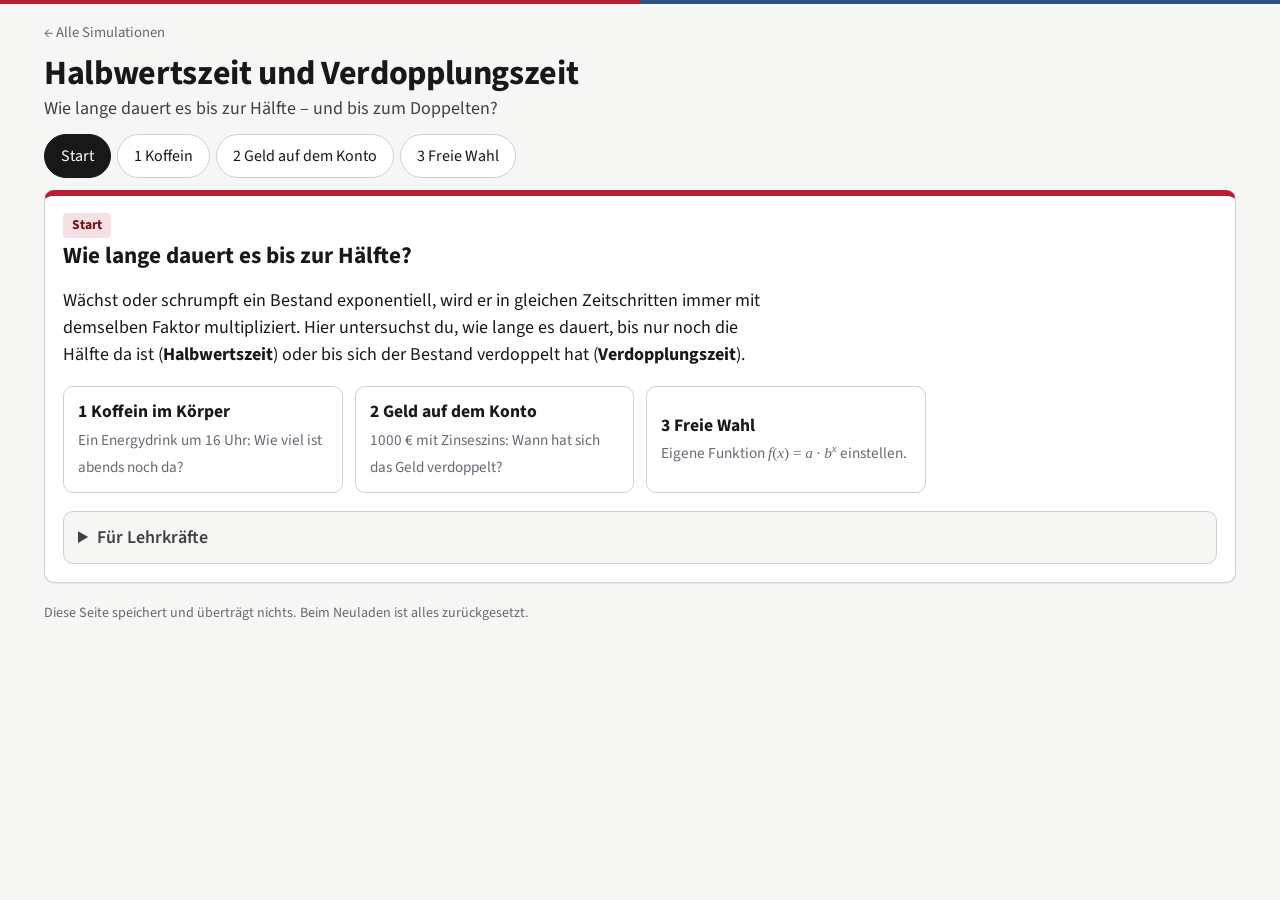
<file: sims/mathe/halbwertszeit/index.html>
<!DOCTYPE html>
<html lang="de">
<head>
<meta charset="utf-8">
<meta name="viewport" content="width=device-width, initial-scale=1, viewport-fit=cover">
<title>Halbwertszeit und Verdopplungszeit</title>
<link rel="preconnect" href="https://fonts.googleapis.com">
<link rel="preconnect" href="https://fonts.gstatic.com" crossorigin>
<link href="https://fonts.googleapis.com/css2?family=Source+Sans+3:ital,wght@0,400;0,600;0,700;1,400&display=swap" rel="stylesheet">
<style>
/* Tokens aus dem LMG-Designsystem (Werte wie in assets/lmg.css, hier eigenständig) */
:root{
  --surface-page:#ffffff; --surface-soft:#f6f6f4; --surface-sunken:#ecece8;
  --fg-1:#17181a; --fg-2:#3d4147; --fg-3:#646a72; --fg-4:#9097a0; --fg-5:#c2c7cd;
  --line-1:#e4e5e3; --line-2:#cfd1cf; --line-3:#a8acaa;
  --mathe:#B61E33; --mathe-soft:#f5e1e3; --mathe-line:#e8b8be; --mathe-ink:#6f0f1c;
  --physik:#2C5282;
  --ok:#3f6e3a; --ok-soft:#e7eee5; --warn:#8a6a1e; --warn-soft:#f3ecd9;
  --radius-sm:4px; --radius-md:6px; --radius-lg:10px; --radius-pill:999px;
  --shadow-1:0 1px 2px rgba(20,22,25,.04),0 1px 1px rgba(20,22,25,.03);
  --font-math:"Cambria Math","STIX Two Math","STIX Two Text",Cambria,"Times New Roman",Georgia,serif;
}
*{box-sizing:border-box}
html{-webkit-text-size-adjust:100%;touch-action:manipulation}
body{margin:0;background:var(--surface-soft);color:var(--fg-1);
  font-family:"Source Sans 3",-apple-system,BlinkMacSystemFont,"Segoe UI",system-ui,sans-serif;
  font-size:18px;line-height:1.5;-webkit-font-smoothing:antialiased}
button,input{font:inherit;color:inherit}
a{color:var(--mathe)}
:focus-visible{outline:2px solid var(--mathe);outline-offset:3px;border-radius:var(--radius-sm)}
.m{font-family:var(--font-math);white-space:nowrap}
.m i{font-style:italic}
.m sup,.m sub{font-size:.72em;line-height:0}

.brandline{height:4px;background:linear-gradient(90deg,var(--mathe) 0 50%,var(--physik) 50% 100%)}
.wrap{max-width:1240px;margin:0 auto;padding:0 16px}
@media (min-width:700px){.wrap{padding:0 24px}}
header.top{padding:12px 0 0}
.backlink{display:inline-block;margin:0 0 4px;font-size:.92rem;color:var(--fg-3);text-decoration:none;padding:6px 0}
.backlink:hover{color:var(--fg-1);text-decoration:underline}
h1{font-size:clamp(26px,4vw,34px);line-height:1.15;margin:0;letter-spacing:-.01em}
.sub{margin:2px 0 0;color:var(--fg-2)}

nav.tabs{display:flex;flex-wrap:wrap;gap:6px;margin:12px 0 12px}
nav.tabs button{border:1px solid var(--line-2);background:var(--surface-page);border-radius:var(--radius-pill);padding:6px 16px;cursor:pointer;font-size:1rem;min-height:44px}
nav.tabs button[aria-current="true"]{background:var(--fg-1);color:var(--surface-page);border-color:var(--fg-1)}

.btn{border:1px solid var(--mathe);background:var(--mathe);color:#fff;border-radius:var(--radius-md);padding:8px 16px;cursor:pointer;display:inline-flex;align-items:center;justify-content:center;font-size:1rem;font-weight:600;min-height:44px}
.btn:active{background:var(--mathe-ink);border-color:var(--mathe-ink)}
.btn.ghost{background:var(--surface-page);color:var(--mathe)}
.btn.ghost:active{background:var(--mathe-soft)}
.btn[aria-pressed="true"]{background:var(--mathe-ink);border-color:var(--mathe-ink);color:#fff}

.station{display:none;background:var(--surface-page);border:1px solid var(--line-2);border-top:6px solid var(--mathe);border-radius:var(--radius-lg);padding:14px 18px 18px;margin-bottom:20px;box-shadow:var(--shadow-1)}
.station.show{display:block}
.chip{font-size:.85rem;border-radius:var(--radius-sm);padding:2px 9px;font-weight:700;display:inline-block;background:var(--mathe-soft);color:var(--mathe-ink)}
h2{font-size:1.45rem;margin:4px 0 6px;line-height:1.2}
.lead{margin:0 0 10px;max-width:85ch}

.grid{display:grid;grid-template-columns:1fr;gap:14px}
@media (min-width:980px){.grid{grid-template-columns:minmax(0,1fr) 330px}}
.panel{border:1px solid var(--line-1);border-radius:var(--radius-lg);padding:10px 12px;background:var(--surface-page)}
.side{display:flex;flex-direction:column;gap:12px}
.side h3{font-size:1rem;margin:0 0 4px;color:var(--fg-2)}
.fragen{margin:0;padding-left:22px}
.fragen li{margin:4px 0}

.vis{width:100%;height:auto;display:block;user-select:none;-webkit-user-select:none;touch-action:none}
.vis .grd{stroke:var(--line-1);stroke-width:1}
.vis .ax{stroke:var(--fg-2);stroke-width:2;fill:none}
.vis text{fill:var(--fg-2);font-family:"Source Sans 3",system-ui,sans-serif;font-size:17px}
.vis text.uhr{fill:var(--fg-4);font-size:15px}
.vis text.ach{fill:var(--fg-1);font-weight:700}
.vis .kurve{fill:none;stroke:var(--mathe);stroke-width:3.5;stroke-linejoin:round}
.vis .halb{stroke:var(--fg-3);stroke-width:1.6;stroke-dasharray:7 6}
.vis .lot{stroke:var(--fg-4);stroke-width:1.4;stroke-dasharray:4 5}
.vis .spanne{stroke:var(--mathe-ink);stroke-width:2.4;fill:none}
.vis text.sp{fill:var(--mathe-ink);font-weight:700;font-size:19px}
.vis .trp{stroke:var(--fg-1);stroke-width:2.2;fill:none}
.vis text.trw{fill:var(--fg-1);font-weight:700;font-size:16px}
.vis text.trt{fill:var(--fg-3);font-size:15px}
.vis .pkt{fill:var(--mathe);stroke:#fff;stroke-width:3}
.vis .pkt2{fill:var(--surface-page);stroke:var(--mathe-ink);stroke-width:3}
.vis .griff{fill:transparent;cursor:grab}
.vis text.frage{fill:var(--mathe-ink);font-weight:700;font-size:19px}

.readout{background:var(--surface-soft);border-radius:var(--radius-md);padding:8px 12px;font-size:1.15rem;line-height:1.45}
.readout b{font-variant-numeric:tabular-nums}
.readout .gross{font-size:1.4rem}
.sl-lab{display:flex;justify-content:space-between;gap:8px;font-weight:600;color:var(--fg-2)}
input[type=range]{-webkit-appearance:none;appearance:none;width:100%;height:44px;background:transparent;margin:0;touch-action:pan-y}
input[type=range]::-webkit-slider-runnable-track{height:10px;border-radius:5px;background:var(--line-2)}
input[type=range]::-webkit-slider-thumb{-webkit-appearance:none;width:34px;height:34px;border-radius:50%;background:var(--mathe);border:4px solid #fff;box-shadow:0 1px 4px rgba(0,0,0,.35);margin-top:-12px}
input[type=range]::-moz-range-track{height:10px;border-radius:5px;background:var(--line-2)}
input[type=range]::-moz-range-thumb{width:28px;height:28px;border-radius:50%;background:var(--mathe);border:4px solid #fff;box-shadow:0 1px 4px rgba(0,0,0,.35)}
.knoepfe{display:flex;flex-wrap:wrap;gap:8px}
.formel{font-family:var(--font-math);font-size:1.25rem;background:var(--surface-soft);border-radius:var(--radius-md);padding:8px 12px;line-height:1.8}
.hinweis{color:var(--fg-3);font-size:.95rem;margin:0}

.intro p{max-width:80ch}
.karten{display:grid;grid-template-columns:repeat(auto-fill,minmax(260px,1fr));gap:12px;margin:14px 0}
.karte{text-align:left;border:1px solid var(--line-2);border-radius:var(--radius-lg);background:var(--surface-page);padding:12px 14px;cursor:pointer;min-height:96px}
.karte:active{border-color:var(--mathe)}
.karte b{display:block;font-size:1.1rem}
.karte span{color:var(--fg-3);font-size:.95rem}
details.lehrkraft{margin-top:18px;border:1px solid var(--line-2);border-radius:var(--radius-lg);background:var(--surface-soft)}
details.lehrkraft summary{cursor:pointer;padding:12px 14px;font-weight:600;color:var(--fg-2);min-height:44px}
details.lehrkraft .in{padding:0 16px 12px}
details.lehrkraft dt{font-weight:700;margin-top:8px}
details.lehrkraft dd{margin:0}
footer{color:var(--fg-3);font-size:.88rem;padding:0 0 28px}
@media (prefers-reduced-motion: reduce){*{transition:none!important}}
</style>
</head>
<body>
<div class="brandline"></div>
<div class="wrap">
  <header class="top">
    <a class="backlink noprint" href="../../../katalog.html?stufe=10&amp;fach=mathe">← Alle Simulationen</a>
    <h1>Halbwertszeit und Verdopplungszeit</h1>
    <p class="sub">Wie lange dauert es bis zur Hälfte – und bis zum Doppelten?</p>
  </header>
  <nav class="tabs" id="tabs" aria-label="Teile"></nav>
  <main>
    <section class="station" id="st-0"></section>
    <section class="station" id="st-1"></section>
    <section class="station" id="st-2"></section>
    <section class="station" id="st-3"></section>
  </main>
  <footer>Diese Seite speichert und überträgt nichts. Beim Neuladen ist alles zurückgesetzt.</footer>
</div>

<script>
/* =========================================================
   Hilfen
   ========================================================= */
const $=s=>document.querySelector(s);
/* Zahl deutsch: Komma, schmale Tausendertrennung, echtes Minus, hoechstens d Nachkommastellen */
const de=(v,d=1)=>{ const r=Number(v.toFixed(d)); let [i,f]=String(Math.abs(r)).split('.');
  i=i.replace(/\B(?=(\d{3})+(?!\d))/g,' '); return (r<0?'−':'')+i+(f?','+f:''); };
/* kleine Werte mit genug gueltigen Ziffern, damit man sieht: nicht 0 */
const deKlein=v=>{ if(v>=10) return de(v,1); if(v>=1) return de(v,2);
  const d=Math.min(8,Math.ceil(-Math.log10(v))+2); return de(v,d); };
const M=s=>`<span class="m">${s}</span>`;
const LOG=(b,c)=>`<span class="m">log<sub>${b}</sub>(${c})</span>`;
/* schoene Achsenteilung */
function schritt(max,n=6){ const roh=max/n, p=10**Math.floor(Math.log10(roh));
  for(const k of [1,2,2.5,5,10]) if(k*p>=roh) return k*p; return 10*p; }

/* =========================================================
   Graph: f(t) = a · b^t, Startpunkt ziehbar, Spanne bis zur Haelfte
   bzw. zum Doppelten, Treppe ab t = 0
   ========================================================= */
const W=960,H=520,L=86,R=24,O=22,U=86;
function graph(z){
  const {a,b,tmax,ymax}=z, f=t=>a*b**t, wachs=b>1, q=wachs?2:.5;
  const T=Math.log(q)/Math.log(b);
  const X=t=>L+t*(W-L-R)/tmax, Y=y=>H-U-y*(H-U-O)/ymax;
  const dx=z.dx||schritt(tmax,8), dy=schritt(ymax,6);
  let h='';
  for(let t=0;t<=tmax+1e-9;t+=dx){ h+=`<line class="grd" x1="${X(t)}" y1="${O}" x2="${X(t)}" y2="${H-U}"/>
    <text x="${X(t)}" y="${H-U+24}" text-anchor="middle">${de(t,1)}</text>`;
    if(z.uhr) h+=`<text class="uhr" x="${X(t)}" y="${H-U+46}" text-anchor="middle">${((z.uhr+Math.round(t))%24)} Uhr</text>`; }
  for(let y=0;y<=ymax+1e-9;y+=dy){ h+=`<line class="grd" x1="${L}" y1="${Y(y)}" x2="${W-R}" y2="${Y(y)}"/>
    <text x="${L-10}" y="${Y(y)+6}" text-anchor="end">${de(y,1)}</text>`; }
  h+=`<path class="ax" d="M${L} ${H-U}H${W-R+6}M${L} ${H-U}V${O-8}"/>
    <text class="ach" x="${W-R}" y="${H-U+(z.uhr?72:52)}" text-anchor="end">${z.xname}</text>
    <text class="ach" x="${L+10}" y="${O+8}">${z.yname}</text>`;
  /* Kurve, oben abgeschnitten */
  let d='', n=400;
  for(let i=0;i<=n;i++){ const t=tmax*i/n, y=f(t); if(y>ymax*1.02) break; d+=(i?'L':'M')+X(t).toFixed(1)+' '+Y(y).toFixed(1); }
  h+=`<path class="kurve" d="${d}"/>`;
  /* Treppe ab t = 0 */
  if(z.treppe){ let k=0;
    while((k+1)*T<=tmax+1e-9 && f((k+1)*T)<=ymax*1.02 && k<12){
      const t1=k*T,t2=(k+1)*T,y1=f(t1),y2=f(t2), yt=H-U-44;
      h+=`<path class="trp" d="M${X(t1)} ${Y(y1)}H${X(t2)}V${Y(y2)}"/>
        <line class="lot" x1="${X(t2)}" y1="${Y(y2)}" x2="${X(t2)}" y2="${H-U}"/>
        <text class="trt" x="${(X(t1)+X(t2))/2}" y="${yt}" text-anchor="middle">${de(T,1)}${z.einheit?' '+z.einheit:''}</text>`+
        (X(t2)>W-R-44?'':wachs?`<text class="trw" x="${X(t2)-8}" y="${Y(y2)+6}" text-anchor="end">${de(y2,y2<10?2:0)}</text>`
              :`<text class="trw" x="${X(t2)+8}" y="${Y(y2)-8}">${de(y2,y2<10?2:0)}</text>`);
      k++; }
    h+=`<text class="trw" x="${X(0)+8}" y="${Y(a)-8}">${de(a,0)}</text>`;
  }
  /* Startpunkt und Spanne */
  const t0=z.t0, y0=f(t0), yz=y0*q, tz=t0+T;
  if(z.spanne!==null){
    h+=`<line class="halb" x1="${L}" y1="${Y(yz)}" x2="${W-R}" y2="${Y(yz)}"/>
      <text class="frage" x="${W-R-6}" y="${Y(yz)-8}" text-anchor="end">${wachs?'das Doppelte':'die Hälfte'}: ${de(yz,yz<10?2:1)}</text>
      <line class="lot" x1="${X(t0)}" y1="${Y(y0)}" x2="${X(t0)}" y2="${H-U}"/>`;
    if(z.spanne && tz<=tmax){
      const yb=H-U-14;
      h+=`<line class="lot" x1="${X(tz)}" y1="${Y(yz)}" x2="${X(tz)}" y2="${H-U}"/>
        <path class="spanne" d="M${X(t0)} ${yb}H${X(tz)}M${X(t0)+9} ${yb-6}L${X(t0)} ${yb}L${X(t0)+9} ${yb+6}M${X(tz)-9} ${yb-6}L${X(tz)} ${yb}L${X(tz)-9} ${yb+6}"/>
        <text class="sp" x="${(X(t0)+X(tz))/2}" y="${yb-10}" text-anchor="middle">${de(T,1)} ${z.einheit}</text>
        <circle class="pkt2" cx="${X(tz)}" cy="${Y(yz)}" r="9"/>`;
    }
    h+=`<circle class="pkt" cx="${X(t0)}" cy="${Y(y0)}" r="11"/>`;
  }
  return {svg:`<svg class="vis" viewBox="0 0 ${W} ${H}" role="img" aria-label="Graph von f mit f von t gleich ${de(a,2)} mal ${de(b,3)} hoch t">${h}</svg>`,
          X,Y,T,f,inv:px=>(px-L)*tmax/(W-L-R)};
}
/* Startpunkt per Ziehen am Graphen verschieben */
function ziehbar(svgHost,z,setze){
  const svg=svgHost.querySelector('svg'); if(!svg) return;
  const zuT=ev=>{ const r=svg.getBoundingClientRect(); const px=(ev.clientX-r.left)*W/r.width;
    return Math.max(0,Math.min(z.t0max,(px-L)*z.tmax/(W-L-R))); };
  let aktiv=false;
  svg.addEventListener('pointerdown',ev=>{ aktiv=true; svg.setPointerCapture(ev.pointerId); setze(zuT(ev)); });
  svg.addEventListener('pointermove',ev=>{ if(aktiv) setze(zuT(ev)); });
  svg.addEventListener('pointerup',()=>{ aktiv=false; });
}

/* =========================================================
   Teile
   ========================================================= */
const TEILE=['Start','1 Koffein','2 Geld auf dem Konto','3 Freie Wahl'];
const Z={
  1:{a:80,b:.87,tmax:30,tmax2:60,ymax:90,t0:0,t0max:25,spanne:false,treppe:false,uhr:16,dx:5,
     xname:'t in h',yname:'Koffein in mg',einheit:'h',lang:false},
  2:{a:1000,p:3,tmax:80,ymax:10000,t0:0,t0max:60,spanne:false,treppe:false,dx:10,
     xname:'t in Jahren',yname:'Kontostand in €',einheit:'Jahre'},
  3:{a:50,b:.8,t0:0,spanne:false,treppe:false}
};

function tabs(akt){
  $('#tabs').innerHTML=TEILE.map((t,i)=>`<button type="button" data-tab="${i}" aria-current="${i===akt}">${t}</button>`).join('');
  document.querySelectorAll('.station').forEach((s,i)=>s.classList.toggle('show',i===akt));
  document.querySelectorAll('[data-tab]').forEach(b=>b.onclick=()=>zeige(+b.dataset.tab));
}
function zeige(i){ tabs(i); if(i===1) teil1(); if(i===2) teil2(); if(i===3) teil3(); history.replaceState(null,'','#teil'+i); }

/* ---------- Start ---------- */
function start(){
  $('#st-0').innerHTML=`<div class="intro"><span class="chip">Start</span><h2>Wie lange dauert es bis zur Hälfte?</h2>
    <p>Wächst oder schrumpft ein Bestand exponentiell, wird er in gleichen Zeitschritten immer mit demselben Faktor multipliziert. Hier untersuchst du, wie lange es dauert, bis nur noch die Hälfte da ist (<b>Halbwertszeit</b>) oder bis sich der Bestand verdoppelt hat (<b>Verdopplungszeit</b>).</p>
    <div class="karten">
      <button class="karte" data-go="1"><b>1 Koffein im Körper</b><span>Ein Energydrink um 16 Uhr: Wie viel ist abends noch da?</span></button>
      <button class="karte" data-go="2"><b>2 Geld auf dem Konto</b><span>1000 € mit Zinseszins: Wann hat sich das Geld verdoppelt?</span></button>
      <button class="karte" data-go="3"><b>3 Freie Wahl</b><span>Eigene Funktion ${M('<i>f</i>(<i>x</i>) = <i>a</i> · <i>b</i><sup><i>x</i></sup>')} einstellen.</span></button>
    </div>
    <details class="lehrkraft"><summary>Für Lehrkräfte</summary><div class="in"><dl>
      <dt>Zweck</dt><dd>Einzelstunde Halbwertszeit und Verdopplungszeit (Klasse 10, Skript 2). Gemeinsam am Beamer: Eine Person bedient, die Klasse sagt vorher, was passiert. Kern: Die Zeit bis zur Hälfte ist immer gleich, egal wo man startet und wie groß der Anfangswert ist; der Bestand wird nie 0.</dd>
      <dt>Vorwissen</dt><dd>Allgemeine Exponentialfunktion ${M('<i>a</i> · <i>b</i><sup><i>x</i></sup>')}, Asymptote, Exponentialgleichungen mit dem Logarithmus (Taste ${M('log<sub>■</sub>□')} am Casio fx-991DE X).</dd>
      <dt>Ablauf (ca. 6 min)</dt><dd>Teil 1 direkt nach dem Einstieg (Energydrink, Halbwertszeit 5 h, Festlegen „Wann ist das Koffein ganz weg?“).
        1. Startpunkt bei 0 h, Klasse vermutet die Zeit bis 40 mg, dann „Zeitspanne zeigen“. 2. Startpunkt auf 3 h oder 8 h ziehen (andere Menge): vorher fragen, ob es länger oder kürzer dauert. 3. „Treppe zeigen“. 4. „Zeitachse bis 60 h“: Ablesen zeigt, dass der Wert klein wird, aber nie 0.
        Teil 2 nach dem Regelhefteintrag zur Kontrolle der Partnerarbeit (Zinsen 3 %, Verdopplungszeit ≈ 23,4 Jahre; Zinssatz-Regler für die 72er-Regel). Teil 3 für Rückfragen und Beispiele aus dem Quiz.</dd>
      <dt>Modell</dt><dd>Koffein: ${M('<i>f</i>(<i>t</i>) = 80 · 0,87<sup><i>t</i></sup>')}, also Halbwertszeit ${LOG('0,87','0,5')} ≈ 4,98 h ≈ 5 h (Erwachsene: je nach Person etwa 3 bis 7 h). Geld: ${M('<i>f</i>(<i>t</i>) = 1000 · 1,03<sup><i>t</i></sup>')}.</dd>
      <dt>Hinweise</dt><dd>Den Startpunkt kann man mit dem Regler oder direkt am Graphen ziehen. Es werden keine Daten gespeichert oder übertragen.</dd>
    </dl></div></details></div>`;
  document.querySelectorAll('[data-go]').forEach(b=>b.onclick=()=>zeige(+b.dataset.go));
}

/* gemeinsamer Aufbau fuer Teil 1 und 2 */
function rahmen(id,chip,titel,lead,fragen,extra){
  $('#st-'+id).innerHTML=`<span class="chip">${chip}</span><h2>${titel}</h2><p class="lead">${lead}</p>
   <div class="grid"><div class="panel" id="g${id}"></div><div class="side">
     <div><div class="sl-lab"><label for="t0-${id}">Startpunkt</label><span id="t0w-${id}"></span></div>
       <input type="range" id="t0-${id}" min="0" max="${Z[id].t0max}" step="0.5" value="${Z[id].t0}"></div>
     <div class="readout" id="ro${id}"></div>
     <div class="knoepfe">
       <button class="btn" id="sp-${id}" aria-pressed="false">Zeitspanne zeigen</button>
       <button class="btn ghost" id="tr-${id}" aria-pressed="false">Treppe zeigen</button>
       ${extra||''}</div>
     <div><h3>Fragen</h3><ol class="fragen">${fragen.map(f=>`<li>${f}</li>`).join('')}</ol></div>
   </div></div>`;
  $('#t0-'+id).oninput=e=>{ Z[id].t0=+e.target.value; zeichne(id); };
  $('#sp-'+id).onclick=()=>{ Z[id].spanne=!Z[id].spanne; zeichne(id); };
  $('#tr-'+id).onclick=()=>{ Z[id].treppe=!Z[id].treppe; zeichne(id); };
}
function zeichne(id){
  const z=Z[id]; let g;
  if(id===1){ const tm=z.lang?z.tmax2:z.tmax; g=graph({...z,tmax:tm,dx:z.lang?10:5}); }
  else if(id===2){ g=graph({...z,b:1+z.p/100}); }
  const host=$('#g'+id); host.innerHTML=g.svg;
  ziehbar(host,{...z,tmax:id===1&&z.lang?z.tmax2:z.tmax},t=>{ z.t0=Math.round(t*2)/2; $('#t0-'+id).value=z.t0; zeichne(id); });
  $('#sp-'+id).setAttribute('aria-pressed',z.spanne); $('#sp-'+id).textContent=z.spanne?'Zeitspanne verdecken':'Zeitspanne zeigen';
  $('#tr-'+id).setAttribute('aria-pressed',z.treppe);
  const y0=g.f(z.t0);
  if(id===1){
    const uhr=(z.uhr+Math.floor(z.t0))%24, min=z.t0%1?':30':'';
    $('#t0w-1').textContent=`t = ${de(z.t0,1)} h`;
    $('#ro1').innerHTML=`nach <b>${de(z.t0,1)} h</b> (um ${uhr}${min||''} Uhr):<br><b class="gross">${deKlein(y0)} mg</b> Koffein`+
      (z.spanne?`<br>Hälfte nach weiteren <b>${de(g.T,1)} h</b>`:'');
    $('#lang-1').setAttribute('aria-pressed',z.lang); $('#lang-1').textContent=z.lang?'Zeitachse bis 30 h':'Zeitachse bis 60 h';
  } else {
    $('#t0w-2').textContent=`nach ${de(z.t0,1)} Jahren`;
    $('#ro2').innerHTML=`nach <b>${de(z.t0,1)} Jahren</b>:<br><b class="gross">${de(y0,2)} €</b>`+
      (z.spanne?`<br>Doppelt so viel nach weiteren <b>${de(g.T,1)} Jahren</b>`:'')+
      `<div class="formel" style="margin-top:8px">${M('<i>f</i>(<i>t</i>) = 1000 · '+de(1+z.p/100,3)+'<sup><i>t</i></sup>')}</div>`+
      (z.zeigeRegel?`<p class="hinweis" style="margin-top:6px">genau: ${LOG(de(1+z.p/100,3),2)} ≈ ${de(g.T,2)} Jahre<br>72er-Regel: 72 : ${de(z.p,1)} = ${de(72/z.p,2)} Jahre</p>`:'');
  }
}

/* ---------- Teil 1: Koffein ---------- */
function teil1(){
  rahmen(1,'Teil 1','Koffein im Körper',
    `Um 16 Uhr trinkt Lina einen Energydrink mit 80 mg Koffein. Pro Stunde baut ihr Körper etwa 13 % ab: ${M('<i>f</i>(<i>t</i>) = 80 · 0,87<sup><i>t</i></sup>')} (${M('<i>t</i>')} in Stunden).`,
    ['Wie lange dauert es von 80 mg bis 40 mg? Vermute zuerst.',
     'Starte später, etwa bei 3 h oder 8 h. Dauert es jetzt länger oder kürzer bis zur Hälfte?',
     'Wie viel ist nach 10 h, nach 30 h, nach 60 h noch da? Ist das Koffein irgendwann ganz weg?'],
    `<button class="btn ghost" id="lang-1" aria-pressed="false">Zeitachse bis 60 h</button>`);
  $('#lang-1').onclick=()=>{ const z=Z[1]; z.lang=!z.lang; z.t0max=z.lang?55:25; $('#t0-1').max=z.t0max;
    if(z.t0>z.t0max){ z.t0=z.t0max; $('#t0-1').value=z.t0; } zeichne(1); };
  zeichne(1);
}

/* ---------- Teil 2: Geld ---------- */
function teil2(){
  rahmen(2,'Teil 2','Geld auf dem Konto',
    `Tom legt 1000 € an. Die Bank zahlt jedes Jahr Zinsen, die mitverzinst werden (Zinseszins).`,
    ['Wie lange dauert es, bis aus 1000 € 2000 € geworden sind?',
     'Dauert es von 2000 € bis 4000 € genauso lange? Begründe.',
     'Ändere den Zinssatz. Passt die 72er-Regel „Verdopplungszeit ≈ 72 : Zinssatz“?'],
    `<button class="btn ghost" id="rg-2" aria-pressed="false">Rechnung zeigen</button>`);
  const box=document.createElement('div');
  box.innerHTML=`<div class="sl-lab"><label for="p-2">Zinssatz</label><span id="pw-2">${de(Z[2].p,1)} %</span></div>
    <input type="range" id="p-2" min="1" max="10" step="0.5" value="${Z[2].p}">`;
  $('#ro2').before(box);
  $('#p-2').oninput=e=>{ Z[2].p=+e.target.value; $('#pw-2').textContent=de(Z[2].p,1)+' %'; zeichne(2); };
  $('#rg-2').onclick=()=>{ Z[2].zeigeRegel=!Z[2].zeigeRegel; $('#rg-2').setAttribute('aria-pressed',!!Z[2].zeigeRegel); zeichne(2); };
  zeichne(2);
}

/* ---------- Teil 3: Freie Wahl ---------- */
function teil3(){
  const z=Z[3];
  $('#st-3').innerHTML=`<span class="chip">Teil 3</span><h2>Freie Wahl</h2>
   <p class="lead">Stelle ${M('<i>a</i>')} und ${M('<i>b</i>')} ein. Für ${M('0 < <i>b</i> < 1')} zeigt der Graph die Halbwertszeit, für ${M('<i>b</i> > 1')} die Verdopplungszeit.</p>
   <div class="grid"><div class="panel" id="g3"></div><div class="side">
     <div><div class="sl-lab"><label for="a-3">Anfangswert ${M('<i>a</i>')}</label><span id="aw-3"></span></div>
       <input type="range" id="a-3" min="5" max="200" step="5" value="${z.a}"></div>
     <div><div class="sl-lab"><label for="b-3">Faktor ${M('<i>b</i>')}</label><span id="bw-3"></span></div>
       <input type="range" id="b-3" min="0.5" max="1.5" step="0.01" value="${z.b}"></div>
     <div><div class="sl-lab"><label for="t0-3">Startpunkt</label><span id="t0w-3"></span></div>
       <input type="range" id="t0-3" min="0" max="1" step="0.01" value="0"></div>
     <div class="readout" id="ro3"></div>
     <div class="knoepfe"><button class="btn" id="sp-3" aria-pressed="false">Zeitspanne zeigen</button>
       <button class="btn ghost" id="tr-3" aria-pressed="false">Treppe zeigen</button></div>
     <p class="hinweis">Was ändert sich an der Zeitspanne, wenn du nur ${M('<i>a</i>')} veränderst?</p>
   </div></div>`;
  $('#a-3').oninput=e=>{ z.a=+e.target.value; zeichne3(); };
  $('#b-3').oninput=e=>{ z.b=+e.target.value; zeichne3(); };
  $('#t0-3').oninput=e=>{ z.anteil=+e.target.value; zeichne3(); };
  $('#sp-3').onclick=()=>{ z.spanne=!z.spanne; zeichne3(); };
  $('#tr-3').onclick=()=>{ z.treppe=!z.treppe; zeichne3(); };
  zeichne3();
}
function zeichne3(){
  const z=Z[3], b=z.b, a=z.a;
  $('#aw-3').textContent=de(a,0); $('#bw-3').textContent=de(b,2);
  $('#sp-3').setAttribute('aria-pressed',z.spanne); $('#sp-3').textContent=z.spanne?'Zeitspanne verdecken':'Zeitspanne zeigen';
  $('#tr-3').setAttribute('aria-pressed',z.treppe);
  if(Math.abs(b-1)<1e-9){
    $('#g3').innerHTML=`<p class="lead" style="padding:40px 10px">Für ${M('<i>b</i> = 1')} ist ${M('<i>f</i>(<i>x</i>) = <i>a</i>')} konstant: Es gibt weder Halbwertszeit noch Verdopplungszeit.</p>`;
    $('#ro3').innerHTML=''; $('#t0w-3').textContent=''; return; }
  const wachs=b>1, T=Math.log(wachs?2:.5)/Math.log(b);
  const tmax=wachs?4.5*T:5*T, ymax=wachs?a*2**4.6:a*1.12;
  const t0max=wachs?2*T:3*T, t0=(z.anteil||0)*t0max; z.t0=t0;
  const g=graph({a,b,tmax,ymax,t0,spanne:z.spanne,treppe:z.treppe,xname:'x',yname:'f(x)',einheit:''});
  $('#g3').innerHTML=g.svg;
  ziehbar($('#g3'),{tmax,t0max},t=>{ z.anteil=t/t0max; $('#t0-3').value=z.anteil; zeichne3(); });
  $('#t0w-3').textContent='x = '+de(t0,2);
  $('#ro3').innerHTML=`<div class="formel">${M('<i>f</i>(<i>x</i>) = '+de(a,0)+' · '+de(b,2)+'<sup><i>x</i></sup>')}</div>`+
    (z.spanne?`<p style="margin:6px 0 0">${wachs?'Verdopplungszeit':'Halbwertszeit'}:<br>${M((wachs?'<i>T</i><sub>V</sub>':'<i>T</i><sub>H</sub>')+' = ')}${LOG(de(b,2),wachs?'2':'0,5')} ≈ <b>${de(T,2)}</b></p>`
      :`<p class="hinweis" style="margin-top:6px">Vermute zuerst: Wie lange dauert es bis ${wachs?'zum Doppelten':'zur Hälfte'}?</p>`);
}

/* =========================================================
   Start
   ========================================================= */
start();
/* Direktsprung, z. B. #teil1&t0=8&spanne&treppe (Vorschaubilder, Folien) */
const m=location.hash.match(/teil(\d)/), nr=m?Math.min(3,+m[1]):0;
if(nr===1||nr===2){ const h=location.hash, t=h.match(/t0=([\d.]+)/);
  if(t) Z[nr].t0=Math.min(Z[nr].t0max,+t[1]);
  Z[nr].spanne=/spanne/.test(h); Z[nr].treppe=/treppe/.test(h); }
zeige(nr);
</script>
</body>
</html>
</file>
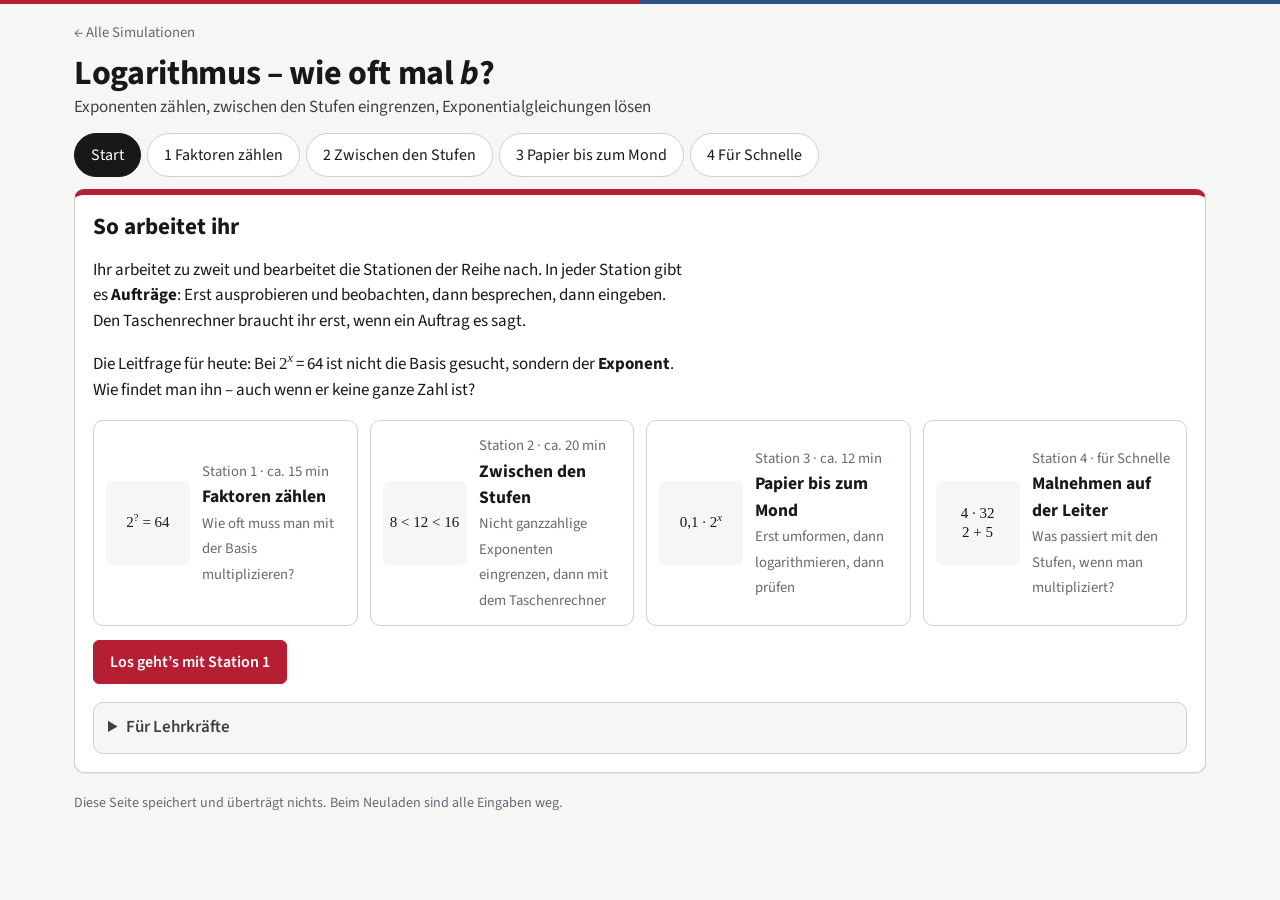
<file: sims/mathe/logarithmus/index.html>
<!DOCTYPE html>
<html lang="de">
<head>
<meta charset="utf-8">
<meta name="viewport" content="width=device-width, initial-scale=1, viewport-fit=cover">
<title>Logarithmus – wie oft mal b?</title>
<link rel="preconnect" href="https://fonts.googleapis.com">
<link rel="preconnect" href="https://fonts.gstatic.com" crossorigin>
<link href="https://fonts.googleapis.com/css2?family=Source+Sans+3:ital,wght@0,400;0,600;0,700;1,400&display=swap" rel="stylesheet">
<style>
/* Tokens aus dem LMG-Designsystem (Werte wie in assets/lmg.css, hier eigenständig) */
:root{
  --surface-page:#ffffff; --surface-soft:#f6f6f4; --surface-sunken:#ecece8;
  --fg-1:#17181a; --fg-2:#3d4147; --fg-3:#646a72; --fg-4:#9097a0; --fg-5:#c2c7cd;
  --line-1:#e4e5e3; --line-2:#cfd1cf; --line-3:#a8acaa;
  --mathe:#B61E33; --mathe-soft:#f5e1e3; --mathe-line:#e8b8be; --mathe-ink:#6f0f1c;
  --physik:#2C5282;
  --ok:#3f6e3a; --ok-soft:#e7eee5; --warn:#8a6a1e; --warn-soft:#f3ecd9;
  --radius-sm:4px; --radius-md:6px; --radius-lg:10px; --radius-pill:999px;
  --shadow-1:0 1px 2px rgba(20,22,25,.04),0 1px 1px rgba(20,22,25,.03);
  --font-math:"Cambria Math","STIX Two Math","STIX Two Text",Cambria,"Times New Roman",Georgia,serif;
}
*{box-sizing:border-box}
html{-webkit-text-size-adjust:100%;touch-action:manipulation}
body{margin:0;background:var(--surface-soft);color:var(--fg-1);
  font-family:"Source Sans 3",-apple-system,BlinkMacSystemFont,"Segoe UI",system-ui,sans-serif;
  font-size:17px;line-height:1.5;-webkit-font-smoothing:antialiased}
button,input{font:inherit;color:inherit}
a{color:var(--mathe)}
:focus-visible{outline:2px solid var(--mathe);outline-offset:3px;border-radius:var(--radius-sm)}
.m{font-family:var(--font-math);white-space:nowrap}
.m i{font-style:italic}
.m sup{font-size:.72em;line-height:0}
.m sub{font-size:.72em;line-height:0}

.brandline{height:4px;background:linear-gradient(90deg,var(--mathe) 0 50%,var(--physik) 50% 100%)}
.wrap{max-width:1180px;margin:0 auto;padding:0 16px}
@media (min-width:700px){.wrap{padding:0 24px}}
header.top{padding:12px 0 0}
.backlink{display:inline-block;margin:0 0 4px;font-size:.92rem;color:var(--fg-3);text-decoration:none;padding:6px 0}
.backlink:hover{color:var(--fg-1);text-decoration:underline}
h1{font-size:clamp(26px,4vw,34px);line-height:1.15;margin:0;letter-spacing:-.01em}
.sub{margin:2px 0 0;color:var(--fg-2)}

nav.tabs{display:flex;flex-wrap:wrap;gap:6px;margin:12px 0 12px}
nav.tabs button{border:1px solid var(--line-2);background:var(--surface-page);border-radius:var(--radius-pill);padding:6px 16px;cursor:pointer;font-size:1rem;min-height:44px}
nav.tabs button[aria-current="true"]{background:var(--fg-1);color:var(--surface-page);border-color:var(--fg-1)}
nav.tabs button.done::after{content:" ✓";color:var(--ok)}
nav.tabs button[aria-current="true"].done::after{color:var(--mathe-line)}

.btn{border:1px solid var(--mathe);background:var(--mathe);color:#fff;border-radius:var(--radius-md);padding:8px 16px;cursor:pointer;text-decoration:none;display:inline-flex;align-items:center;justify-content:center;font-size:1rem;font-weight:600;min-height:44px}
.btn:active{background:var(--mathe-ink);border-color:var(--mathe-ink)}
.btn.ghost{background:var(--surface-page);color:var(--mathe)}
.btn.ghost:active{background:var(--mathe-soft)}
.btn.small{padding:6px 12px;font-size:.92rem}
.actions{display:flex;flex-wrap:wrap;gap:8px;align-items:center;margin-top:12px}

.station{display:none;background:var(--surface-page);border:1px solid var(--line-2);border-top:6px solid var(--mathe);border-radius:var(--radius-lg);padding:14px 18px 18px;margin-bottom:20px;box-shadow:var(--shadow-1)}
.station.show{display:block}
.sthead{display:flex;flex-wrap:wrap;gap:8px 16px;align-items:flex-start;justify-content:space-between;margin-bottom:10px}
.chip{font-size:.85rem;border-radius:var(--radius-sm);padding:2px 9px;font-weight:700;display:inline-block;background:var(--mathe-soft);color:var(--mathe-ink)}
h2{font-size:1.45rem;margin:4px 0 0;line-height:1.2}
h3{font-size:1.1rem;margin:0 0 8px}
.lead{margin:0 0 12px;max-width:75ch}

/* Aufträge */
.q{margin:8px 0 6px}
.choices{display:flex;flex-wrap:wrap;gap:8px;margin:0 0 6px}
.choice{min-height:48px;min-width:96px;padding:8px 16px;border:2px solid var(--line-3);background:var(--surface-page);border-radius:var(--radius-md);cursor:pointer;font-size:1rem;text-align:left}
.choice[aria-pressed="true"]{border-color:var(--mathe);background:var(--mathe);color:#fff;font-weight:600}
.qrow{display:flex;flex-wrap:wrap;gap:8px 12px;align-items:center;margin:10px 0 0}
.qrow label,.qrow .m{font-size:1.15rem}
.numin{min-height:48px;width:110px;padding:8px 12px;border:2px solid var(--line-3);border-radius:var(--radius-md);background:var(--surface-page);font-size:1.2rem;text-align:center}
.fb{margin-top:10px;padding:9px 13px;border-radius:var(--radius-md);display:none}
.fb.ok{display:block;background:var(--ok-soft);color:var(--ok);border:1px solid var(--ok)}
.fb.bad{display:block;background:var(--warn-soft);color:var(--warn);border:1px solid var(--warn)}
.fb.info{display:block;background:var(--surface-soft);border:1px solid var(--line-2)}
.fb p{margin:2px 0}
.prog{color:var(--fg-3);margin:8px 0 0}
.auftrag{margin:0 0 12px;border:2px solid var(--mathe);border-radius:var(--radius-lg);padding:12px 14px}
.auftrag p{margin:4px 0}
.auftrag.erledigt{border:1px solid var(--line-2);background:var(--surface-soft);padding:6px 14px;margin-bottom:8px}
.auftrag.erledigt h3{margin:0;color:var(--ok)}
.auftrag.erledigt h3::before{content:"✓ "}
.auftrag.erledigt p{color:var(--fg-2)}
.anr{font-size:.8rem;font-weight:700;letter-spacing:.08em;text-transform:uppercase;color:var(--mathe-ink);display:block}
.auftrag.erledigt .anr{color:var(--fg-3)}
details.hilfe{margin:8px 0 0;border:1px dashed var(--line-3);border-radius:var(--radius-md);background:var(--surface-page)}
details.hilfe summary{cursor:pointer;padding:8px 12px;min-height:44px;color:var(--fg-2);font-weight:600}
details.hilfe p{margin:0;padding:0 12px 10px}

.panel{border:1px solid var(--line-1);border-radius:var(--radius-lg);padding:12px 14px;background:var(--surface-page);margin-bottom:14px}
.vis{width:100%;height:auto;display:block;user-select:none;-webkit-user-select:none}
.vis .ax{stroke:var(--fg-2);stroke-width:2}
.vis .tk{stroke:var(--fg-2);stroke-width:1.6}
.vis .tk.min{stroke:var(--line-3);stroke-width:1.2}
.vis .con{stroke:var(--line-2);stroke-width:1;stroke-dasharray:3 4}
.vis text{fill:var(--fg-1);font-family:var(--font-math);font-size:18px}
.vis text.sm{font-size:15px;fill:var(--fg-3)}
.vis text.ttl{font-family:"Source Sans 3",system-ui,sans-serif;font-size:15px;font-weight:700;fill:var(--fg-3);letter-spacing:.04em}
.vis .arc{fill:none;stroke:var(--mathe);stroke-width:2}
.vis text.arcl{fill:var(--mathe-ink);font-size:16px}
.vis .mk{stroke:var(--mathe);stroke-width:4;stroke-linecap:round}
.vis .mkd{fill:var(--mathe);stroke:#fff;stroke-width:2}
.vis .start{fill:var(--surface-page);stroke:var(--fg-1);stroke-width:2}
.vis .mid{stroke:var(--fg-3);stroke-width:1.5;stroke-dasharray:5 4}
.vis .try{stroke:var(--fg-5);stroke-width:2}
.vis .tgt{fill:var(--fg-1)}
.vis text.hl{fill:var(--mathe-ink);font-weight:700}
.readout{display:flex;flex-wrap:wrap;gap:6px 18px;align-items:baseline;background:var(--surface-soft);border-radius:var(--radius-md);padding:8px 14px;margin:8px 0;font-size:1.25rem}
.readout b{font-variant-numeric:tabular-nums}

/* Regler */
.sl-row{display:flex;align-items:center;gap:8px;flex-wrap:wrap}
.step{flex:none;min-width:48px;height:48px;padding:0 8px;border:2px solid var(--line-3);border-radius:var(--radius-md);background:var(--surface-page);font-size:1.05rem;font-weight:700;cursor:pointer;line-height:1}
.step:active{background:var(--mathe-soft)}
input[type=range]{-webkit-appearance:none;appearance:none;flex:1;min-width:160px;height:48px;background:transparent;margin:0;touch-action:pan-y}
input[type=range]::-webkit-slider-runnable-track{height:10px;border-radius:5px;background:var(--line-2)}
input[type=range]::-webkit-slider-thumb{-webkit-appearance:none;width:40px;height:40px;border-radius:50%;background:var(--mathe);border:4px solid #fff;box-shadow:0 1px 4px rgba(0,0,0,.35);margin-top:-15px}
input[type=range]::-moz-range-track{height:10px;border-radius:5px;background:var(--line-2)}
input[type=range]::-moz-range-thumb{width:32px;height:32px;border-radius:50%;background:var(--mathe);border:4px solid #fff;box-shadow:0 1px 4px rgba(0,0,0,.35)}

table.wt{border-collapse:collapse;width:100%;font-variant-numeric:tabular-nums;margin-top:8px}
table.wt th,table.wt td{border:1px solid var(--line-2);padding:5px 8px;text-align:center}
table.wt th{background:var(--surface-soft);font-weight:600}
table.wt td.leer{color:var(--fg-3);font-style:italic}
table.wt tr.neu td{background:var(--mathe-soft)}
.savemsg{color:var(--fg-3);font-size:.95rem}

.ergebnis{border:2px solid var(--ok);background:var(--ok-soft);border-radius:var(--radius-lg);padding:12px 16px;margin-top:12px}
.ergebnis h3{color:var(--ok)}
.ergebnis p,.ergebnis li{max-width:80ch}
.ergebnis ol{margin:4px 0;padding-left:22px}
.formel{font-family:var(--font-math);font-size:1.35rem;background:var(--surface-page);border-radius:var(--radius-md);padding:8px 14px;margin:8px 0;line-height:1.9}

/* Start */
.intro p{max-width:75ch}
.karten{display:grid;grid-template-columns:repeat(auto-fill,minmax(260px,1fr));gap:12px;margin:14px 0}
.karte{display:grid;grid-template-columns:84px 1fr;gap:12px;align-items:center;text-align:left;border:1px solid var(--line-2);border-radius:var(--radius-lg);background:var(--surface-page);padding:12px;cursor:pointer;min-height:110px}
.karte:active{border-color:var(--mathe)}
.karte .ic{width:84px;height:84px;display:flex;flex-direction:column;align-items:center;justify-content:center;background:var(--surface-soft);border-radius:var(--radius-md);font-family:var(--font-math);font-size:17px;line-height:1.3;text-align:center}
.karte .ic .nw{white-space:nowrap;font-size:15px}
.karte b{display:block;font-size:1.1rem}
.karte span.k{color:var(--fg-3);font-size:.92rem}
details.lehrkraft{margin-top:18px;border:1px solid var(--line-2);border-radius:var(--radius-lg);background:var(--surface-soft)}
details.lehrkraft summary{cursor:pointer;padding:12px 14px;font-weight:600;color:var(--fg-2);min-height:44px}
details.lehrkraft .in{padding:0 16px 12px}
details.lehrkraft dl{margin:0}
details.lehrkraft dt{font-weight:700;margin-top:8px}
details.lehrkraft dd{margin:0}
footer{color:var(--fg-3);font-size:.88rem;padding:0 0 28px}
@media (prefers-reduced-motion: reduce){*{transition:none!important;scroll-behavior:auto!important}}
</style>
</head>
<body>
<div class="brandline"></div>
<div class="wrap">
  <header class="top">
    <a class="backlink noprint" href="../../../katalog.html?stufe=10&amp;fach=mathe">← Alle Simulationen</a>
    <h1>Logarithmus – wie oft mal <i>b</i>?</h1>
    <p class="sub">Exponenten zählen, zwischen den Stufen eingrenzen, Exponentialgleichungen lösen</p>
  </header>
  <nav class="tabs" id="tabs" aria-label="Stationen"></nav>
  <main>
    <section class="station" id="st-0" aria-labelledby="h-0"></section>
    <section class="station" id="st-1" aria-label="Station 1"></section>
    <section class="station" id="st-2" aria-label="Station 2"></section>
    <section class="station" id="st-3" aria-label="Station 3"></section>
    <section class="station" id="st-4" aria-label="Station 4"></section>
  </main>
  <footer>Diese Seite speichert und überträgt nichts. Beim Neuladen sind alle Eingaben weg.</footer>
</div>

<script>
/* =========================================================
   Hilfen
   ========================================================= */
const $=s=>document.querySelector(s);
const esc=s=>String(s).replace(/[&<>"]/g,c=>({'&':'&amp;','<':'&lt;','>':'&gt;','"':'&quot;'}[c]));
const num=v=>{ const t=String(v??'').replace(/\s/g,'').replace(',','.').replace(/[−–]/g,'-'); return /^[-+]?\d*\.?\d+$/.test(t)?parseFloat(t):NaN; };
/* Zahl deutsch: Komma, schmale Tausendertrennung, echtes Minus; d = höchstens d Nachkommastellen */
const de=(v,d=3)=>{ const r=Number(v.toFixed(d)); let [i,f]=String(Math.abs(r)).split('.');
  i=i.replace(/\B(?=(\d{3})+(?!\d))/g,' '); return (r<0?'−':'')+i+(f?','+f:''); };
const fx=(v,d)=>v.toFixed(d).replace('.',',').replace('-','−');      // feste Nachkommastellen
const sg=n=>String(n).replace('-','−');
const P=(b,e)=>`<span class="m">${b}<sup>${e}</sup></span>`;          // Potenz
const LOG=(b,c)=>`<span class="m">log<sub>${b}</sub>(${c})</span>`;
const M=s=>`<span class="m">${s}</span>`;
const reduced=window.matchMedia&&matchMedia('(prefers-reduced-motion: reduce)').matches;
const svgPow=(b,e)=>`${b}<tspan dy="-9" font-size="13">${e}</tspan>`;
/* Wert auf der Leiter: positive Stufen als ganze Zahl, negative als Bruch */
const stufenwert=(b,k)=>k>=0?de(b**k,0):`1/${de(b**-k,0)}`;

function fb(id,cls,html){ const e=document.getElementById(id); if(!e) return; e.className='fb '+(cls||''); e.innerHTML=html||''; }
function shell(id,chip,title,lead,exHTML){
  return `<div class="sthead"><div><span class="chip">${chip}</span><h2>${title}</h2></div>
      <button type="button" class="btn ghost small" data-reset="${id}">Station zurücksetzen</button></div>
    <p class="lead">${lead}</p>${exHTML}`;
}

/* =========================================================
   Darstellungen
   ========================================================= */
/* Doppelleiter (Stifel): oben die Stufe x, unten der Wert b^x. Jede Stufe nach rechts = · b. */
function ladder(b,nmin,nmax,n,mark){
  const L=104,R=950,yT=62,yB=172, px=k=>L+(k-nmin)*(R-L)/(nmax-nmin);
  let h=`<text class="ttl" x="10" y="${yT+5}">STUFE <tspan font-style="italic">x</tspan></text><text class="ttl" x="10" y="${yB+5}">WERT</text>
    <line class="ax" x1="${L-14}" y1="${yT}" x2="${R+14}" y2="${yT}"/><line class="ax" x1="${L-14}" y1="${yB}" x2="${R+14}" y2="${yB}"/>`;
  for(let k=nmin;k<=nmax;k++){ const x=px(k);
    h+=`<line class="con" x1="${x}" y1="${yT}" x2="${x}" y2="${yB}"/>
      <line class="tk" x1="${x}" y1="${yT-7}" x2="${x}" y2="${yT+7}"/><line class="tk" x1="${x}" y1="${yB-7}" x2="${x}" y2="${yB+7}"/>
      <text x="${x}" y="${yT-16}" text-anchor="middle"${k===n?' class="hl"':''}>${sg(k)}</text>
      <text x="${x}" y="${yB+30}" text-anchor="middle" class="${k===n?'hl':'sm'}">${stufenwert(b,k)}</text>`; }
  // Bögen von 1 (Stufe 0) bis zur eingestellten Stufe: so oft wurde mit b multipliziert bzw. durch b geteilt
  const dir=n>=0?1:-1;
  for(let j=0;j!==n;j+=dir){ const x1=px(j),x2=px(j+dir),xm=(x1+x2)/2;
    h+=`<path class="arc" d="M${x1} ${yB-6} Q${xm} ${yB-52} ${x2} ${yB-6}"/><text class="arcl" x="${xm}" y="${yB-34}" text-anchor="middle">${dir>0?'·':':'}${b}</text>`; }
  (mark||[]).forEach(k=>{ h+=`<circle cx="${px(k)}" cy="${yB}" r="7" class="mkd" opacity=".45"/>`; });
  h+=`<circle class="start" cx="${px(0)}" cy="${yB}" r="7"/>`;
  const x=px(n); h+=`<line class="mk" x1="${x}" y1="${yT}" x2="${x}" y2="${yB}"/><circle class="mkd" cx="${x}" cy="${yT}" r="8"/><circle class="mkd" cx="${x}" cy="${yB}" r="8"/>`;
  return `<svg class="vis" viewBox="0 0 1000 215" role="img" aria-label="Doppelleiter: oben Stufe ${sg(n)}, unten ${b} hoch ${sg(n)} gleich ${stufenwert(b,n)}">${h}</svg>`;
}
/* Lupe zwischen zwei Stufen: oben x von lo bis lo + 1, unten 2^x von 2^lo bis 2^(lo+1) – beide gleichmäßig */
function zoom(lo,x,ziel,tries){
  const L=80,R=930,yT=64,yB=200, a=2**lo, pT=v=>L+(v-lo)*(R-L), pB=v=>L+(v-a)/a*(R-L);
  let h=`<text class="ttl" x="10" y="${yT+5}"><tspan font-style="italic">x</tspan></text><text class="ttl" x="10" y="${yB+5}">2<tspan dy="-7" font-size="11" font-style="italic">x</tspan></text>
    <line class="ax" x1="${L-10}" y1="${yT}" x2="${R+10}" y2="${yT}"/><line class="ax" x1="${L-10}" y1="${yB}" x2="${R+10}" y2="${yB}"/>`;
  for(let i=0;i<=10;i++){ const v=lo+i/10, X=pT(v), big=i%5===0;
    h+=`<line class="tk${big?'':' min'}" x1="${X}" y1="${yT-(big?8:5)}" x2="${X}" y2="${yT+(big?8:5)}"/>`+
       `<text x="${X}" y="${yT-16}" text-anchor="middle" class="${big?'':'sm'}">${fx(v,1)}</text>`; }
  const st=a/8;
  for(let i=0;i<=8;i++){ const v=a+i*st, X=pB(v);
    h+=`<line class="tk" x1="${X}" y1="${yB-7}" x2="${X}" y2="${yB+7}"/><text x="${X}" y="${yB+30}" text-anchor="middle" class="${i%4===0?'':'sm'}">${de(v)}</text>`; }
  h+=`<line class="mid" x1="${pT(lo+.5)}" y1="${yT+12}" x2="${pT(lo+.5)}" y2="${yT+40}"/><text class="sm" x="${pT(lo+.5)+6}" y="${yT+36}">Mitte</text>
      <line class="mid" x1="${pB(1.5*a)}" y1="${yB-12}" x2="${pB(1.5*a)}" y2="${yB-40}"/><text class="sm" x="${pB(1.5*a)+6}" y="${yB-26}">Mitte</text>`;
  tries.forEach(t=>{ h+=`<line class="try" x1="${pT(t)}" y1="${yT}" x2="${pB(2**t)}" y2="${yB}"/>`; });
  const Z=pB(ziel); h+=`<path class="tgt" d="M${Z} ${yB+40} l-8 12 h16 z"/><text class="hl" x="${Z}" y="${yB+70}" text-anchor="middle">Ziel: ${de(ziel)}</text>`;
  const X1=pT(x), X2=pB(2**x);
  h+=`<line class="mk" x1="${X1}" y1="${yT}" x2="${X2}" y2="${yB}"/><circle class="mkd" cx="${X1}" cy="${yT}" r="8"/><circle class="mkd" cx="${X2}" cy="${yB}" r="8"/>`;
  return `<svg class="vis" viewBox="0 0 1000 285" role="img" aria-label="Lupe zwischen x gleich ${lo} und ${lo+1}: eingestellt x gleich ${fx(x,2)}, 2 hoch x gleich ${fx(2**x,2)}">${h}</svg>`;
}

/* =========================================================
   Aufträge: gemeinsamer Ablauf
   Ein Auftrag hat title, body(s), optional ready(s)/wait(s) (erst dann Eingabe),
   entweder fields (Zahlen) oder opts (Auswahl) und check(s,werte) → [ok?, Text, Merksatz]
   ========================================================= */
const S={}, T={}, ERGEBNIS={};
function renderTasks(st){
  const s=S[st], el=$('#auf-'+st); if(!el) return;
  let h='';
  T[st].forEach((a,i)=>{ if(i>s.t) return;
    const title=typeof a.title==='function'?a.title(s):a.title;
    if(i<s.t){ h+=`<div class="auftrag erledigt"><span class="anr">Auftrag ${i+1}</span><h3>${title}</h3><p>${s.merk[i]||''}</p></div>`; return; }
    h+=`<div class="auftrag"><span class="anr">Auftrag ${i+1}</span><h3>${title}</h3>${a.body?a.body(s):''}`;
    if(a.ready&&!a.ready(s)) h+=`<p class="prog">${a.wait(s)}</p>`;
    else if(a.opts){ h+=`<p class="q">${a.q}</p><div class="choices" role="group">`+a.opts.map(([v,l])=>
        `<button type="button" class="choice" data-ch="${st}:${i}" data-val="${esc(v)}" aria-pressed="${s.val[i]===v}">${l}</button>`).join('')+`</div>`; }
    else { h+=`<div class="qrow">`+a.fields.map((f,j)=>`<label for="f-${st}-${i}-${j}">${f[0]}</label>
        <input id="f-${st}-${i}-${j}" class="numin" inputmode="decimal" autocomplete="off" value="${esc((s.val[i]||[])[j]||'')}">${f[1]?`<span>${f[1]}</span>`:''}`).join('')+
        `<button type="button" class="btn small" data-chk="${st}:${i}">Prüfen</button></div>`; }
    if(a.hilfe) h+=a.hilfe.map((t,j)=>`<details class="hilfe"><summary>Hilfe ${j+1}</summary><p>${t}</p></details>`).join('');
    h+=`<div class="fb" id="fb-${st}-${i}" role="status"></div></div>`;
  });
  if(s.t>=T[st].length&&ERGEBNIS[st]) h+=ERGEBNIS[st](s);
  el.innerHTML=h;
  const f=s.fb; if(f&&f.i===s.t) fb(`fb-${st}-${f.i}`,f.cls,f.html);
}
function answer(st,i,v){
  const s=S[st], a=T[st][i]; s.val[i]=v;
  let w=v; if(a.fields){ w=v.map(num); if(w.some(isNaN)){ s.fb={i,cls:'info',html:'<p>Gebt in jedes Feld eine Zahl ein.</p>'}; renderTasks(st); return; } }
  const [ok,txt,merk]=a.check(s,w);
  if(ok){ s.merk[i]=merk; s.t=i+1; s.fb=null; if(a.after) a.after(s); if(s.t>=T[st].length){ s.done=true; updTabs(); } RENDER[st](); }
  else { s.fb={i,cls:ok===null?'info':'bad',html:`<p>${txt}</p>`}; renderTasks(st); }
}

/* =========================================================
   Start
   ========================================================= */
function renderStart(){
  $('#st-0').innerHTML=`<div class="intro">
    <h2 id="h-0">So arbeitet ihr</h2>
    <p>Ihr arbeitet zu zweit und bearbeitet die Stationen der Reihe nach. In jeder Station gibt es <b>Aufträge</b>: Erst ausprobieren und beobachten, dann besprechen, dann eingeben. Den Taschenrechner braucht ihr erst, wenn ein Auftrag es sagt.</p>
    <p>Die Leitfrage für heute: Bei ${P(2,'<i>x</i>')} = 64 ist nicht die Basis gesucht, sondern der <b>Exponent</b>. Wie findet man ihn – auch wenn er keine ganze Zahl ist?</p>
    <div class="karten">
      <button type="button" class="karte" data-go="1"><span class="ic"><span class="nw">${P(2,'?')} = 64</span></span>
        <span><span class="k">Station 1 · ca. 15 min</span><b>Faktoren zählen</b><span class="k">Wie oft muss man mit der Basis multiplizieren?</span></span></button>
      <button type="button" class="karte" data-go="2"><span class="ic"><span class="nw">8 &lt; 12 &lt; 16</span></span>
        <span><span class="k">Station 2 · ca. 20 min</span><b>Zwischen den Stufen</b><span class="k">Nicht ganzzahlige Exponenten eingrenzen, dann mit dem Taschenrechner</span></span></button>
      <button type="button" class="karte" data-go="3"><span class="ic"><span class="nw">0,1 · ${P(2,'<i>x</i>')}</span></span>
        <span><span class="k">Station 3 · ca. 12 min</span><b>Papier bis zum Mond</b><span class="k">Erst umformen, dann logarithmieren, dann prüfen</span></span></button>
      <button type="button" class="karte" data-go="4"><span class="ic"><span class="nw">4 · 32</span><span class="nw">2 + 5</span></span>
        <span><span class="k">Station 4 · für Schnelle</span><b>Malnehmen auf der Leiter</b><span class="k">Was passiert mit den Stufen, wenn man multipliziert?</span></span></button>
    </div>
    <div class="actions"><button type="button" class="btn" data-go="1">Los geht’s mit Station 1</button></div>
    <details class="lehrkraft"><summary>Für Lehrkräfte</summary><div class="in"><dl>
      <dt>Zweck</dt><dd>Erstbegegnung mit dem Logarithmus als Werkzeug für Exponentialgleichungen (Klasse 10, LMG-Stoffverteilung: „Logarithmen nur als Lösungswerkzeug“). Ziel-Grundvorstellung: ${LOG('<i>b</i>','<i>c</i>')} zählt, wie oft man 1 mit ${M('<i>b</i>')} multiplizieren muss, um ${M('<i>c</i>')} zu erhalten (C. Weber 2016: Anzahl der Faktoren). Kern ist die Erweiterung auf nicht ganzzahlige Exponenten: Zwischen zwei Stufen wird multipliziert, nicht addiert – ein halber Schritt ist ${M('· √2')}. Logarithmusgesetze sind bewusst nicht Ziel; Station 4 zeigt nur die Beobachtung „Malnehmen ↔ Stufen addieren“.</dd>
      <dt>Vorwissen</dt><dd>Potenzen mit negativen Exponenten (Skript 1), allgemeine Exponentialfunktion und Wertemenge (Skript 2). Taschenrechner Casio fx-991DE X mit Taste ${M('log<sub>■</sub>□')}.</dd>
      <dt>Ablauf</dt><dd>Partnerarbeit, je zwei an einem iPad (Querformat), Arbeitsblatt daneben. Station 1 ca. 15 min · Station 2 ca. 20 min · Station 3 ca. 12 min · Station 4 für Schnelle. Danach Arbeitsblatt (Regelhefteintrag, Übung, Fehleranalyse).</dd>
      <dt>Hinweise</dt><dd>Station 1: Doppelleiter nach Stifel (1544), Bögen zählen die Faktoren; Basis 10 zählt die Nullen (Weber 2012: verallgemeinerte Stellenanzahl); negative Stufen; keine Lösung für ${M('<i>c</i> ≤ 0')}.<br>
        Station 2: Die Lupe zeigt oben ${M('<i>x</i>')} und unten ${M('2<sup><i>x</i></sup>')} jeweils gleichmäßig. Bei ${M('<i>x</i> = 3,5')} trifft die Verbindungslinie unten nicht die Mitte 12, sondern 11,31 – das widerlegt die lineare Interpolation (De Bock u. a. 2007, „Illusion of Linearity“) an eigenen Daten. Danach Intervallschachtelung (Fachanforderungen: „Probierverfahren“), dann erst Taschenrechner; Auftrag 5 übt die Plausibilitätskontrolle bei vertauschter Basis.<br>
        Station 3: Tims Einstiegsaufgabe aus Skript 2 (Folie 60). Typischer Fehler ${M('0,1 · 2<sup><i>x</i></sup> → 0,2<sup><i>x</i></sup>')} wird mit einem Gegenbeispiel zurückgemeldet. Schätzen über ${M('2<sup>10</sup> ≈ 1000')}; Antwort im Sachzusammenhang aufrunden (42).<br>
        Es werden keine Daten gespeichert oder übertragen; Neuladen löscht alles.</dd>
    </dl></div></details></div>`;
}

/* =========================================================
   Station 1 – Faktoren zählen (Doppelleiter)
   ========================================================= */
const BEREICH={2:[-4,10],3:[-3,6],10:[-3,6]};
T['1']=[
  {b:2, title:`${P(2,'<i>x</i>')} = 64`,
   body:()=>`<p>Stellt mit dem Regler die Stufe ein, bei der unten 64 steht. Zählt die Bögen: Wie oft wurde ab 1 mit 2 multipliziert?</p>`,
   fields:[[M('<i>x</i> =')]],
   check:(s,[v])=>v===6?[true,'',`${P(2,6)} = 64: sechsmal mit 2 multipliziert. Man schreibt ${LOG(2,64)} = 6.`]
     :[false,`Stellt die Leiter auf Stufe ${sg(v)}: Unten steht dann ${stufenwert(2,v)}, nicht 64.`]},
  {b:3, title:`${P(3,'<i>x</i>')} = 243`,
   body:()=>`<p>Jetzt ist die Basis 3: Jede Stufe nach rechts heißt <b>mal 3</b>.</p>`,
   fields:[[M('<i>x</i> =')]],
   check:(s,[v])=>v===5?[true,'',`${P(3,5)} = 243, also ${LOG(3,243)} = 5.`]
     :[false,`Bei Stufe ${sg(v)} steht unten ${stufenwert(3,v)}. Sucht 243.`]},
  {b:10, title:`${P(10,'<i>x</i>')} = 100 000`,
   body:()=>`<p>Basis 10. Achtet darauf, was bei jeder Stufe mit den Nullen passiert.</p>`,
   fields:[[M('<i>x</i> =')]],
   check:(s,[v])=>v===5?[true,'',`${LOG(10,'100 000')} = 5. Bei der Basis 10 zählt der Exponent die Nullen: Mit jeder Stufe kommt eine Null dazu.`]
     :[false,`Zählt die Nullen von 100 000 und vergleicht mit der Leiter.`]},
  {b:2, title:`${P(2,'<i>x</i>')} = 0,125`,
   body:()=>`<p>Geht mit dem Regler nach links unter die Stufe 0. Was passiert unten bei jedem Schritt nach links? Hinweis: 0,125 = 1/8.</p>`,
   fields:[[M('<i>x</i> =')]],
   check:(s,[v])=>v===-3?[true,'',`${P(2,'−3')} = 1/8 = 0,125: dreimal durch 2 geteilt. Also ${LOG(2,'0,125')} = −3.`]
     :v===3?[false,`${P(2,3)} = 8. Gesucht ist aber 1/8 – dafür muss man durch 2 teilen, also nach links gehen.`]
     :[false,`Bei Stufe ${sg(v)} steht unten ${stufenwert(2,v)}. Sucht 1/8.`]},
  {b:2, title:`Für welche Zahlen ${M('<i>c</i>')} hat ${P(2,'<i>x</i>')} = ${M('<i>c</i>')} eine Lösung?`,
   body:()=>`<p>Schiebt den Regler ganz nach links und ganz nach rechts. Beobachtet, welche Werte unten vorkommen können.</p>`,
   q:'Was stimmt?',
   opts:[['alle','Für alle Zahlen'],['pos',`Nur für ${M('<i>c</i> > 0')}`],['eins',`Nur für ${M('<i>c</i> ≥ 1')}`],['ganz',`Nur für ganze Zahlen ${M('<i>c</i>')}`]],
   check:(s,v)=>v==='pos'?[true,'',`Nach links wird immer nur halbiert: Der Wert wird kleiner, bleibt aber positiv. ${P(2,'<i>x</i>')} = 0 oder ${P(2,'<i>x</i>')} = −8 hat keine Lösung – ${LOG(2,0)} und ${LOG(2,'−8')} gibt es nicht.`]
     :v==='alle'?[false,'Wird unten jemals 0 oder eine negative Zahl erreicht? Jeder Schritt nach links halbiert nur.']
     :v==='eins'?[false,`In Auftrag 4 war ${M('<i>c</i> = 0,125')} kleiner als 1 – und es gab eine Lösung.`]
     :[false,`Auch 0,125 ist keine ganze Zahl. Und der Graph von ${P(2,'<i>x</i>')} ist durchgehend: Zwischen 8 und 16 kommen alle Werte vor. Darum geht es in Station 2.`]}
];
ERGEBNIS['1']=()=>`<div class="ergebnis"><h3>Der Logarithmus</h3>
  <div class="formel">${P('<i>b</i>','<i>x</i>')} = <i>c</i> &nbsp;⇔&nbsp; <i>x</i> = ${LOG('<i>b</i>','<i>c</i>')}</div>
  <p>${LOG('<i>b</i>','<i>c</i>')} beantwortet die Frage: <b>Wie oft muss ich 1 mit ${M('<i>b</i>')} multiplizieren</b> (oder durch ${M('<i>b</i>')} teilen), <b>um ${M('<i>c</i>')} zu erhalten?</b> ${M('<i>b</i>')} heißt Basis, ${M('<i>c</i>')} Numerus. Den Logarithmus gibt es nur für ${M('<i>c</i> > 0')}.</p>
  <p>Vergleich: Bei ${M('<i>x</i><sup>2</sup> = 16')} ist die Basis gesucht (Wurzel), bei ${P(2,'<i>x</i>')} = 16 der Exponent (Logarithmus).</p>
  <div class="actions"><button type="button" class="btn" data-go="2">Weiter zu Station 2: Und wenn es keine ganze Zahl ist?</button></div></div>`;
function render1(){
  const s=S['1'], a=T['1'][Math.min(s.t,T['1'].length-1)], b=a.b, [lo,hi]=BEREICH[b];
  if(s.b!==b){ s.b=b; s.n=0; }
  $('#st-1').innerHTML=shell('1','Station 1 · Exponenten zählen','Faktoren zählen',
    `Oben steht die Stufe ${M('<i>x</i>')}, unten der Wert ${P('<i>b</i>','<i>x</i>')}. Gestartet wird bei 1 (Stufe 0). Jeder Schritt nach rechts heißt <b>mal ${M('<i>b</i>')}</b>, jeder Schritt nach links <b>durch ${M('<i>b</i>')}</b>.`,
    `<div class="panel"><div id="vis1"></div>
      <div class="sl-row"><button type="button" class="step" data-n1="-1" aria-label="eine Stufe nach links">−</button>
        <input type="range" id="r1" min="${lo}" max="${hi}" step="1" value="${s.n}" aria-label="Stufe x">
        <button type="button" class="step" data-n1="1" aria-label="eine Stufe nach rechts">+</button></div>
      <div class="readout" id="ro1" aria-live="polite"></div></div>
    <div id="auf-1"></div>`);
  vis1(); renderTasks('1');
}
function vis1(){
  const s=S['1'], [lo,hi]=BEREICH[s.b];
  $('#vis1').innerHTML=ladder(s.b,lo,hi,s.n);
  $('#ro1').innerHTML=`<span>Basis ${M('<i>b</i> = '+s.b)}</span><span>Stufe ${M('<i>x</i> = '+sg(s.n))}</span><span>${P(s.b,sg(s.n))} = <b>${stufenwert(s.b,s.n)}</b>${s.n<0?` = ${de(s.b**s.n,6)}`:''}</span>`;
  const r=$('#r1'); if(r) r.value=s.n;
}

/* =========================================================
   Station 2 – Zwischen den Stufen (Lupe, Eingrenzen, Taschenrechner)
   ========================================================= */
const zielVon=s=>s.t>=5?24:12, loVon=s=>s.t>=5?4:3;
T['2']=[
  {title:`${P(2,'<i>x</i>')} = 12: Zwischen welchen ganzen Zahlen liegt ${M('<i>x</i>')}?`,
   body:()=>`<p>In Station 1 kam 12 auf der Leiter nicht vor. Nutzt Potenzen von 2, die ihr kennt.</p>`,
   fields:[[M('<i>x</i> liegt zwischen')],['und']],
   check:(s,[a,b])=>(a===3&&b===4)?[true,'',`${P(2,3)} = 8 &lt; 12 &lt; 16 = ${P(2,4)}, also liegt ${M('<i>x</i>')} zwischen 3 und 4. Unten ist jetzt die Lupe für diesen Abschnitt.`]
     :[false,`Rechnet ${P(2,sg(a))} = ${isFinite(2**a)?de(2**a,4):'?'} und ${P(2,sg(b))} = ${isFinite(2**b)?de(2**b,4):'?'}. Liegt 12 dazwischen – und sind es benachbarte Stufen?`]},
  {title:`Liegt ${P(2,'3,5')} genau in der Mitte?`,
   body:()=>`<p>3,5 liegt oben genau in der Mitte zwischen 3 und 4. Stellt ${M('<i>x</i> = 3,5')} ein und schaut, wo die Linie unten ankommt.</p>`,
   ready:s=>Math.abs(s.x-3.5)<.005, wait:s=>`Stellt den Regler auf ${M('<i>x</i> = 3,50')} (jetzt: ${fx(s.x,2)}).`,
   q:`Wo liegt ${P(2,'3,5')} zwischen 8 und 16?`,
   opts:[['mitte','Genau in der Mitte, bei 12'],['unter','Links von der Mitte, unter 12'],['ueber','Rechts von der Mitte, über 12']],
   check:(s,v)=>v==='unter'?[true,'',`${P(2,'3,5')} ≈ 11,31 – nicht 12. Ein halber Schritt oben heißt unten nicht „+ 4“, sondern <b>mal ${M('√2 ≈ 1,41')}</b>: 8 · 1,41 ≈ 11,31 und 11,31 · 1,41 ≈ 16. Die Lösung von ${P(2,'<i>x</i>')} = 12 ist also größer als 3,5.`]
     :[false,`Lest den Wert im Kasten unter der Lupe ab und vergleicht ihn mit 12.`]},
  {title:`Grenzt ${M('<i>x</i>')} auf zwei Nachkommastellen ein`,
   body:s=>`<p>Verändert ${M('<i>x</i>')} mit den Tasten ±0,1 und ±0,01, bis ${P(2,'<i>x</i>')} möglichst nah bei 12 liegt. Speichert unterwegs mindestens drei Versuche – die Tabelle zeigt, ob ihr zu klein oder zu groß seid.</p>`,
   ready:s=>s.tries.length>=3, wait:s=>`Gespeicherte Versuche: ${s.tries.length} von 3`,
   fields:[[M('<i>x</i> ≈')]],
   check:(s,[v])=>{ const w=2**v;
     if(Math.abs(v*100-Math.round(v*100))>1e-6) return [null,`Gebt ${M('<i>x</i>')} mit genau zwei Nachkommastellen an.`];
     if(v>=3.575&&v<=3.595) return [true,'',`${P(2,fx(v,2))} ≈ ${de(w,2)}. Die Lösung liegt zwischen 3,58 und 3,59: ${P(2,'3,58')} ≈ 11,96 und ${P(2,'3,59')} ≈ 12,04.`];
     return [false,`${P(2,fx(v,2))} ≈ ${de(w,2)} – das ist ${w<12?'zu klein':'zu groß'}.`]; }},
  {title:`Jetzt mit dem Taschenrechner: ${LOG(2,12)}`,
   body:()=>`<p>Tippt auf dem Taschenrechner die Taste ${M('log<sub>■</sub>□')}, dann Basis 2, dann 12, dann „=“. Tragt das Ergebnis mit drei Nachkommastellen ein.</p>`,
   fields:[[M(LOG(2,12)+' ≈')]],
   check:(s,[v])=>Math.abs(v-Math.log2(12))<.0011?[true,'',`${LOG(2,12)} ≈ 3,585 – das liegt in eurem Intervall zwischen 3,58 und 3,59. Probe: ${P(2,'3,585')} ≈ 12,00.`]
     :Math.abs(v-Math.log(2)/Math.log(12))<.002?[false,'Das Ergebnis liegt nicht zwischen 3 und 4. Habt ihr Basis und Numerus vertauscht? Die Basis 2 steht unten klein.']
     :[false,'Das passt nicht zu eurem Intervall. Prüft die Eingabe: Taste log, Basis 2, Numerus 12.']},
  {title:'Ein Ergebnis prüfen, ohne nachzurechnen',
   body:()=>`<p>Ein Mitschüler hat für ${P(2,'<i>x</i>')} = 12 mit dem Taschenrechner ${M('<i>x</i> ≈ 0,279')} erhalten.</p>`,
   q:'Woran erkennt ihr den Fehler, und was hat er vermutlich getippt?',
   opts:[['tausch',`0,279 liegt nicht zwischen 3 und 4 – er hat ${LOG(12,2)} getippt.`],['geteilt','Er hat 12 : 2 gerechnet.'],['ok','0,279 kann stimmen, der Taschenrechner rechnet genauer.']],
   check:(s,v)=>v==='tausch'?[true,'',`Kontrolle vor jeder Rechnung: Zwischen welchen Stufen muss das Ergebnis liegen? Probe: ${P(2,'0,279')} ≈ 1,21, nicht 12. Basis und Numerus waren vertauscht.`]
     :v==='geteilt'?[false,'12 : 2 = 6, nicht 0,279. Woran seht ihr ohne Rechnung, dass 0,279 nicht stimmen kann?']
     :[false,`Macht die Probe: ${P(2,'0,279')} ≈ 1,21. Und aus Auftrag 1 wisst ihr, wo die Lösung liegen muss.`],
   after:s=>{ s.x=4; s.tries=[]; s.last=null; }},
  {title:`Neue Gleichung: ${P(2,'<i>x</i>')} = 24`,
   body:()=>`<p>Die Lupe zeigt jetzt den Abschnitt von 4 bis 5 (16 bis 32). 24 liegt unten genau in der Mitte. Stellt ${M('<i>x</i> = 4,5')} ein.</p>`,
   ready:s=>Math.abs(s.x-4.5)<.005, wait:s=>`Stellt den Regler auf ${M('<i>x</i> = 4,50')} (jetzt: ${fx(s.x,2)}).`,
   q:`Was folgt für die Lösung von ${P(2,'<i>x</i>')} = 24?`,
   opts:[['kl',M('<i>x</i> &lt; 4,5')],['gl',M('<i>x</i> = 4,5')],['gr',M('<i>x</i> > 4,5')]],
   check:(s,v)=>v==='gr'?[true,'',`${P(2,'4,5')} ≈ 22,63 &lt; 24, also ${M('<i>x</i> > 4,5')}. Tatsächlich ist ${LOG(2,24)} ≈ 4,585 – genau 1 mehr als ${LOG(2,12)}. Warum, zeigt Station 4.`]
     :[false,`Lest ${P(2,'4,5')} ab und vergleicht mit 24. Muss ${M('<i>x</i>')} dann größer oder kleiner werden?`]}
];
ERGEBNIS['2']=()=>`<div class="ergebnis"><h3>Zwischen den Stufen</h3>
  <p>Auch zwischen zwei Stufen gilt: Oben wird <b>addiert</b>, unten <b>multipliziert</b>. Ein halber Schritt oben bedeutet unten ${M('· √2')}, nicht die Hälfte des Abstands. Deshalb darf man nicht linear schätzen.</p>
  <p>So geht ihr vor: <b>1.</b> Zwischen welchen ganzen Zahlen liegt ${M('<i>x</i>')}? <b>2.</b> Taschenrechner: ${M('<i>x</i> = '+LOG('<i>b</i>','<i>c</i>'))}. <b>3.</b> Liegt das Ergebnis im Intervall? Probe ${P('<i>b</i>','<i>x</i>')} ≈ ${M('<i>c</i>')}.</p>
  <div class="actions"><button type="button" class="btn" data-go="3">Weiter zu Station 3</button></div></div>`;
function render2(){
  const s=S['2'];
  $('#st-2').innerHTML=shell('2','Station 2 · Nicht ganzzahlige Exponenten','Zwischen den Stufen',
    `Gesucht ist die Lösung von ${P(2,'<i>x</i>')} = 12. Bearbeitet die Aufträge der Reihe nach.`,
    `<div class="panel" id="pan2"${s.t<1?' hidden':''}><h3>Lupe: oben ${M('<i>x</i>')}, unten ${P(2,'<i>x</i>')} – beide gleichmäßig eingeteilt</h3><div id="vis2"></div>
      <div class="sl-row"><button type="button" class="step" data-x2="-0.1">−0,1</button><button type="button" class="step" data-x2="-0.01">−0,01</button>
        <input type="range" id="r2" step="0.01" aria-label="x">
        <button type="button" class="step" data-x2="0.01">+0,01</button><button type="button" class="step" data-x2="0.1">+0,1</button></div>
      <div class="readout" id="ro2" aria-live="polite"></div>
      <div class="actions" style="margin-top:0"><button type="button" class="btn ghost" id="save2">Versuch speichern</button><span class="savemsg" id="savemsg2" role="status"></span></div>
      <table class="wt"><thead><tr><th>${M('<i>x</i>')}</th><th>${P(2,'<i>x</i>')}</th><th>Vergleich mit dem Ziel</th></tr></thead><tbody id="tb2"></tbody></table></div>
    <div id="auf-2"></div>`);
  vis2(); renderTasks('2');
}
function vis2(){
  const s=S['2'], lo=loVon(s), z=zielVon(s), r=$('#r2'); if(!r) return;
  r.min=lo; r.max=lo+1; r.value=s.x;
  $('#vis2').innerHTML=zoom(lo,s.x,z,s.tries);
  const w=2**s.x;
  $('#ro2').innerHTML=`<span>${M('<i>x</i> = '+fx(s.x,2))}</span><span>${P(2,fx(s.x,2))} ≈ <b>${fx(w,2).replace('.',',')}</b></span><span class="savemsg">Ziel: ${z}</span>`;
  const tb=$('#tb2'), rows=[...s.tries].sort((p,q)=>p-q);
  tb.innerHTML=rows.length?rows.map(t=>{ const v=2**t, d=v-z;
      return `<tr${t===s.last?' class="neu"':''}><td>${fx(t,2)}</td><td>${fx(v,2)}</td><td>${Math.abs(d)<.05?'fast genau':d<0?'zu klein':'zu groß'}</td></tr>`; }).join('')
    :`<tr><td colspan="3" class="leer">Noch keine Versuche gespeichert.</td></tr>`;
}
function setX2(v){ const s=S['2'], lo=loVon(s); s.x=Math.round(Math.max(lo,Math.min(lo+1,v))*100)/100; vis2();
  const a=T['2'][s.t]; if(a&&a.ready) renderTasks('2'); }

/* =========================================================
   Station 3 – Papier bis zum Mond
   ========================================================= */
T['3']=[
  {title:'Welche Gleichung beschreibt das Falten?',
   body:()=>`<p>Ein Blatt Papier ist 0,1 mm dick. Bei jedem Falten verdoppelt sich die Dicke des Stapels. Wie oft müsste man falten, damit der Stapel bis zum Mond reicht (384 000 km)? ${M('<i>x</i>')} ist die Anzahl der Faltungen.</p>`,
   q:'Welche Gleichung passt?',
   opts:[['a',M('0,1 · 2<sup><i>x</i></sup> = 384 000')],['b',M('0,1 · 2<sup><i>x</i></sup> = 384 000 000 000')],['c',M('0,1 · <i>x</i><sup>2</sup> = 384 000 000 000')],['d',M('0,1 + 2 · <i>x</i> = 384 000 000 000')]],
   check:(s,v)=>v==='b'?[true,'',`Alles in mm: 384 000 km = 384 000 000 000 mm. Gleichung: ${M('0,1 · 2<sup><i>x</i></sup> = 384 000 000 000')}.`]
     :v==='a'?[false,'Achtet auf die Einheiten: 0,1 <b>mm</b>, aber 384 000 <b>km</b>. Rechnet alles in mm um (1 km = 1 000 000 mm).']
     :v==='c'?[false,`Hier steht ${M('<i>x</i>')} in der Basis. Beim Falten wird aber ${M('<i>x</i>')}-mal mit 2 multipliziert – ${M('<i>x</i>')} gehört in den Exponenten.`]
     :[false,'Das wäre lineares Wachstum: Bei jedem Falten kämen 2 mm dazu. Tatsächlich verdoppelt sich die Dicke.']},
  {title:'Der erste Umformungsschritt',
   body:()=>`<p>${M('0,1 · 2<sup><i>x</i></sup> = 384 000 000 000')}</p>`,
   q:'Was macht ihr zuerst?',
   opts:[['teilen','Beide Seiten durch 0,1 teilen'],['zus',`0,1 · 2 zu 0,2 zusammenfassen: ${M('0,2<sup><i>x</i></sup> = 384 000 000 000')}`],['log','Sofort den Logarithmus zur Basis 2 nehmen'],['minus','Auf beiden Seiten 0,1 abziehen']],
   check:(s,v)=>v==='teilen'?[true,'',`${P(2,'<i>x</i>')} = 3 840 000 000 000. Erst muss die Potenz allein stehen – dann kann der Logarithmus fragen: „2 hoch wie viel ergibt …?“`]
     :v==='zus'?[false,`Setzt zur Kontrolle ${M('<i>x</i> = 3')} ein: ${M('0,1 · 2<sup>3</sup> = 0,8')}, aber ${M('0,2<sup>3</sup> = 0,008')}. Potenz vor Punkt: Die 0,1 gehört nicht zur Basis.`]
     :v==='log'?[false,`Der Logarithmus zur Basis 2 beantwortet „2 hoch wie viel ergibt …?“. Dafür muss ${P(2,'<i>x</i>')} allein auf einer Seite stehen.`]
     :[false,'0,1 ist hier ein Faktor, kein Summand. Was ist die Umkehrung von „· 0,1“?']},
  {title:'Ohne Taschenrechner schätzen',
   body:()=>`<p>${P(2,'<i>x</i>')} = 3 840 000 000 000. Ungefähr wie groß ist ${M('<i>x</i>')}? Nutzt: ${P(2,10)} = 1024 ≈ 1000.</p>`,
   fields:[[M('<i>x</i> ≈')]],
   hilfe:[`3 840 000 000 000 ≈ 4 · 1 000 000 000 000 = 4 · 1000 · 1000 · 1000 · 1000.`,
          `Jedes „· 1000“ sind ungefähr 10 Stufen auf der Leiter (${P(2,10)} ≈ 1000), die 4 sind noch 2 Stufen (${P(2,2)} = 4).`],
   check:(s,[v])=>(v>=40&&v<=43)?[true,'',`Viermal · 1000 ≈ 40 Stufen, dazu · 4 = 2 Stufen: ${M('<i>x</i>')} liegt bei etwa 42.`]
     :[false,`Probe: ${P(2,sg(v))} ≈ ${Math.abs(v)<=60?de(2**v,0):'?'}. Das ist ${2**v<3.84e12?'zu klein':'zu groß'}. Nehmt die Hilfen dazu.`]},
  {title:'Mit dem Taschenrechner',
   body:()=>`<p>Berechnet ${LOG(2,'3 840 000 000 000')} mit zwei Nachkommastellen. Vergleicht mit eurer Schätzung.</p>`,
   fields:[[M('<i>x</i> ≈')]],
   check:(s,[v])=>Math.abs(v-Math.log2(3.84e12))<.011?[true,'',`${M('<i>x</i> ≈ 41,80')} – passt zur Schätzung 42.`]
     :v<1?[false,'Das Ergebnis ist viel zu klein im Vergleich zu eurer Schätzung. Basis und Numerus vertauscht?']
     :[false,`Das passt nicht zu eurer Schätzung. Prüft die Eingabe: log, Basis 2, dann die große Zahl. Tipp: 3 840 000 000 000 = 3,84 · 10<sup>12</sup>, auf dem Taschenrechner 3,84 [×10<sup>x</sup>] 12.`]},
  {title:'Antwort im Sachzusammenhang',
   body:()=>`<p>Wie oft muss man mindestens falten, damit der Stapel bis zum Mond reicht?</p>`,
   fields:[['Anzahl der Faltungen:']],
   check:(s,[v])=>v===42?[true,'',`42-mal. Probe: ${M('0,1 · 2<sup>42</sup>')} mm ≈ 439 805 km ≥ 384 000 km, aber ${M('0,1 · 2<sup>41</sup>')} mm ≈ 219 902 km reicht nicht.`]
     :v===41?[false,`Probe: ${M('0,1 · 2<sup>41</sup>')} mm ≈ 219 902 km. Reicht das bis zum Mond?`]
     :Math.abs(v-41.8)<.1?[false,'Man kann nur ganz falten. Rundet so, dass der Stapel sicher reicht.']
     :[false,`Vergleicht mit ${M('<i>x</i> ≈ 41,80')} aus Auftrag 4.`]}
];
ERGEBNIS['3']=()=>`<div class="ergebnis"><h3>Exponentialgleichungen lösen</h3><ol>
  <li><b>Potenz allein stellen:</b> Umkehroperationen anwenden (hier ${M(': 0,1')}). Nie Faktor und Basis zusammenfassen.</li>
  <li><b>Logarithmieren:</b> ${P('<i>b</i>','<i>x</i>')} = <i>c</i> ⇒ ${M('<i>x</i> = '+LOG('<i>b</i>','<i>c</i>'))}.</li>
  <li><b>Plausibel?</b> Grob eingrenzen (Stufen zählen, ${P(2,10)} ≈ 1000).</li>
  <li><b>Probe und Antwort</b> im Sachzusammenhang, sinnvoll runden.</li></ol>
  <div class="actions"><button type="button" class="btn" data-go="4">Fertig? Station 4 für Schnelle</button></div></div>`;
function render3(){
  $('#st-3').innerHTML=shell('3','Station 3 · Anwenden','Papier bis zum Mond',
    `Jetzt steht die Potenz nicht mehr allein. Löst die Gleichung Schritt für Schritt.`,`<div id="auf-3"></div>`);
  renderTasks('3');
}

/* =========================================================
   Station 4 – Malnehmen auf der Leiter (für Schnelle)
   ========================================================= */
T['4']=[
  {title:'Auf welcher Stufe stehen 4, 32 und 4 · 32?',
   body:()=>`<p>Sucht die Zahlen unten auf der Leiter (Basis 2). 4 · 32 = 128.</p>`,
   fields:[['4 auf Stufe'],['32 auf Stufe'],['128 auf Stufe']],
   check:(s,[a,b,c])=>(a===2&&b===5&&c===7)?[true,'',`${M('4 · 32 = 128')} und oben ${M('2 + 5 = 7')}.`]
     :[false,'Stellt die Leiter jeweils auf die Stufe und lest unten ab. Mindestens eine Zahl stimmt noch nicht.']},
  {title:'Was passiert oben, wenn man unten multipliziert?',
   body:()=>`<p>Probiert weitere Beispiele, z. B. ${M('8 · 16')} oder ${M('2 · 64')}.</p>`,
   q:'Was stimmt?',
   opts:[['add','Die Stufen werden addiert.'],['mul','Die Stufen werden multipliziert.'],['nix','Das hängt von den Zahlen ab.']],
   check:(s,v)=>v==='add'?[true,'',`Malnehmen unten heißt Stufen addieren oben: ${LOG(2,'4 · 32')} = ${LOG(2,4)} + ${LOG(2,32)}. Ein Schritt „mal 4“ sind 2 Stufen, „mal 32“ sind 5 Stufen – nacheinander also 7.`]
     :[false,'Prüft an 4 · 32 = 128: Stufe 2 und Stufe 5 ergeben welche Stufe?']},
  {title:`Ohne Taschenrechner: ${LOG(2,24)} − ${LOG(2,12)}`,
   body:()=>`<p>In Station 2 war ${LOG(2,12)} ≈ 3,585 und ${LOG(2,24)} ≈ 4,585. Begründet den Unterschied mit der Leiter: Wie kommt man unten von 12 nach 24?</p>`,
   fields:[[M(LOG(2,24)+' − '+LOG(2,12)+' =')]],
   check:(s,[v])=>v===1?[true,'',`24 = 12 · 2: genau ein Schritt „mal 2“, also eine Stufe mehr.`]
     :[false,'Wie oft muss man 12 mit 2 multiplizieren, um 24 zu erhalten?']}
];
ERGEBNIS['4']=()=>`<div class="ergebnis"><h3>Multiplizieren wird zu Addieren</h3>
  <p>Unten multiplizieren heißt oben die Stufen addieren. Genau diese Idee nutzten Logarithmentafeln (Napier, Bürgi, um 1600) und Rechenschieber: Statt schwierig zu multiplizieren, schlug man die Stufen nach, addierte sie und las das Ergebnis wieder ab.</p></div>`;
function render4(){
  const s=S['4'];
  $('#st-4').innerHTML=shell('4','Station 4 · für Schnelle','Malnehmen auf der Leiter',
    `Die Leiter mit Basis 2 von Station 1. Stellt die Stufen mit dem Regler ein.`,
    `<div class="panel"><div id="vis4"></div>
      <div class="sl-row"><button type="button" class="step" data-n4="-1" aria-label="eine Stufe nach links">−</button>
        <input type="range" id="r4" min="0" max="10" step="1" value="${s.n}" aria-label="Stufe x">
        <button type="button" class="step" data-n4="1" aria-label="eine Stufe nach rechts">+</button></div>
      <div class="readout" id="ro4" aria-live="polite"></div></div>
    <div id="auf-4"></div>`);
  vis4(); renderTasks('4');
}
function vis4(){ const s=S['4'];
  $('#vis4').innerHTML=ladder(2,0,10,s.n);
  $('#ro4').innerHTML=`<span>Stufe ${M('<i>x</i> = '+s.n)}</span><span>${P(2,s.n)} = <b>${de(2**s.n,0)}</b></span>`;
  const r=$('#r4'); if(r) r.value=s.n; }

/* =========================================================
   Zustand, Navigation und Ereignisse
   ========================================================= */
const INIT={
  '1':()=>({t:0,val:{},merk:{},fb:null,done:false,b:2,n:0}),
  '2':()=>({t:0,val:{},merk:{},fb:null,done:false,x:3,tries:[],last:null}),
  '3':()=>({t:0,val:{},merk:{},fb:null,done:false}),
  '4':()=>({t:0,val:{},merk:{},fb:null,done:false,n:0})
};
const RENDER={'1':render1,'2':render2,'3':render3,'4':render4};
const TABS=[['0','Start'],['1','1 Faktoren zählen'],['2','2 Zwischen den Stufen'],['3','3 Papier bis zum Mond'],['4','4 Für Schnelle']];
$('#tabs').innerHTML=TABS.map(([id,l])=>`<button type="button" data-go="${id}">${l}</button>`).join('');
function go(id){
  document.querySelectorAll('.station').forEach(e=>e.classList.toggle('show',e.id==='st-'+id));
  document.querySelectorAll('#tabs button').forEach(b=>b.setAttribute('aria-current',b.dataset.go===id?'true':'false'));
}
function updTabs(){ document.querySelectorAll('#tabs button').forEach(b=>b.classList.toggle('done',!!(S[b.dataset.go]&&S[b.dataset.go].done))); }

document.addEventListener('click',e=>{
  const t=e.target;
  const g=t.closest('[data-go]'); if(g){ go(g.dataset.go); $('#tabs').scrollIntoView({block:'start',behavior:reduced?'auto':'smooth'}); return; }
  const r=t.closest('[data-reset]'); if(r){ const id=r.dataset.reset; if(confirm('Diese Station zurücksetzen? Alle Eingaben dieser Station werden gelöscht.')){ S[id]=INIT[id](); RENDER[id](); updTabs(); } return; }
  const c=t.closest('[data-ch]'); if(c){ const [st,i]=c.dataset.ch.split(':'); answer(st,+i,c.dataset.val); return; }
  const k=t.closest('[data-chk]'); if(k){ const [st,i]=k.dataset.chk.split(':');
    answer(st,+i,T[st][+i].fields.map((_,j)=>$(`#f-${st}-${i}-${j}`).value)); return; }
  const n1=t.closest('[data-n1]'); if(n1){ const s=S['1'], [lo,hi]=BEREICH[s.b]; s.n=Math.max(lo,Math.min(hi,s.n+(+n1.dataset.n1))); vis1(); return; }
  const n4=t.closest('[data-n4]'); if(n4){ const s=S['4']; s.n=Math.max(0,Math.min(10,s.n+(+n4.dataset.n4))); vis4(); return; }
  const x2=t.closest('[data-x2]'); if(x2){ setX2(S['2'].x+(+x2.dataset.x2)); return; }
  if(t.closest('#save2')){ const s=S['2'];
    if(s.tries.some(v=>Math.abs(v-s.x)<.001)){ $('#savemsg2').textContent='Diesen Versuch habt ihr schon gespeichert.'; return; }
    s.tries.push(s.x); s.last=s.x; vis2(); $('#savemsg2').textContent='Gespeichert.';
    const a=T['2'][s.t]; if(a&&a.ready) renderTasks('2'); return; }
});
document.addEventListener('input',e=>{
  const t=e.target;
  if(t.id==='r1'){ S['1'].n=+t.value; vis1(); return; }
  if(t.id==='r4'){ S['4'].n=+t.value; vis4(); return; }
  if(t.id==='r2'){ setX2(+t.value); return; }
  const m=/^f-(\d)-(\d+)-(\d+)$/.exec(t.id); if(m){ const s=S[m[1]]; (s.val[m[2]]=Array.isArray(s.val[m[2]])?s.val[m[2]]:[])[+m[3]]=t.value; }
});
document.addEventListener('keydown',e=>{ if(e.key!=='Enter') return;
  const m=/^f-(\d)-(\d+)-\d+$/.exec(e.target.id); if(!m) return; e.preventDefault();
  answer(m[1],+m[2],T[m[1]][+m[2]].fields.map((_,j)=>$(`#f-${m[1]}-${m[2]}-${j}`).value)); });

Object.keys(INIT).forEach(k=>S[k]=INIT[k]());
renderStart(); Object.values(RENDER).forEach(f=>f()); updTabs(); go('0');
</script>
</body>
</html>
</file>
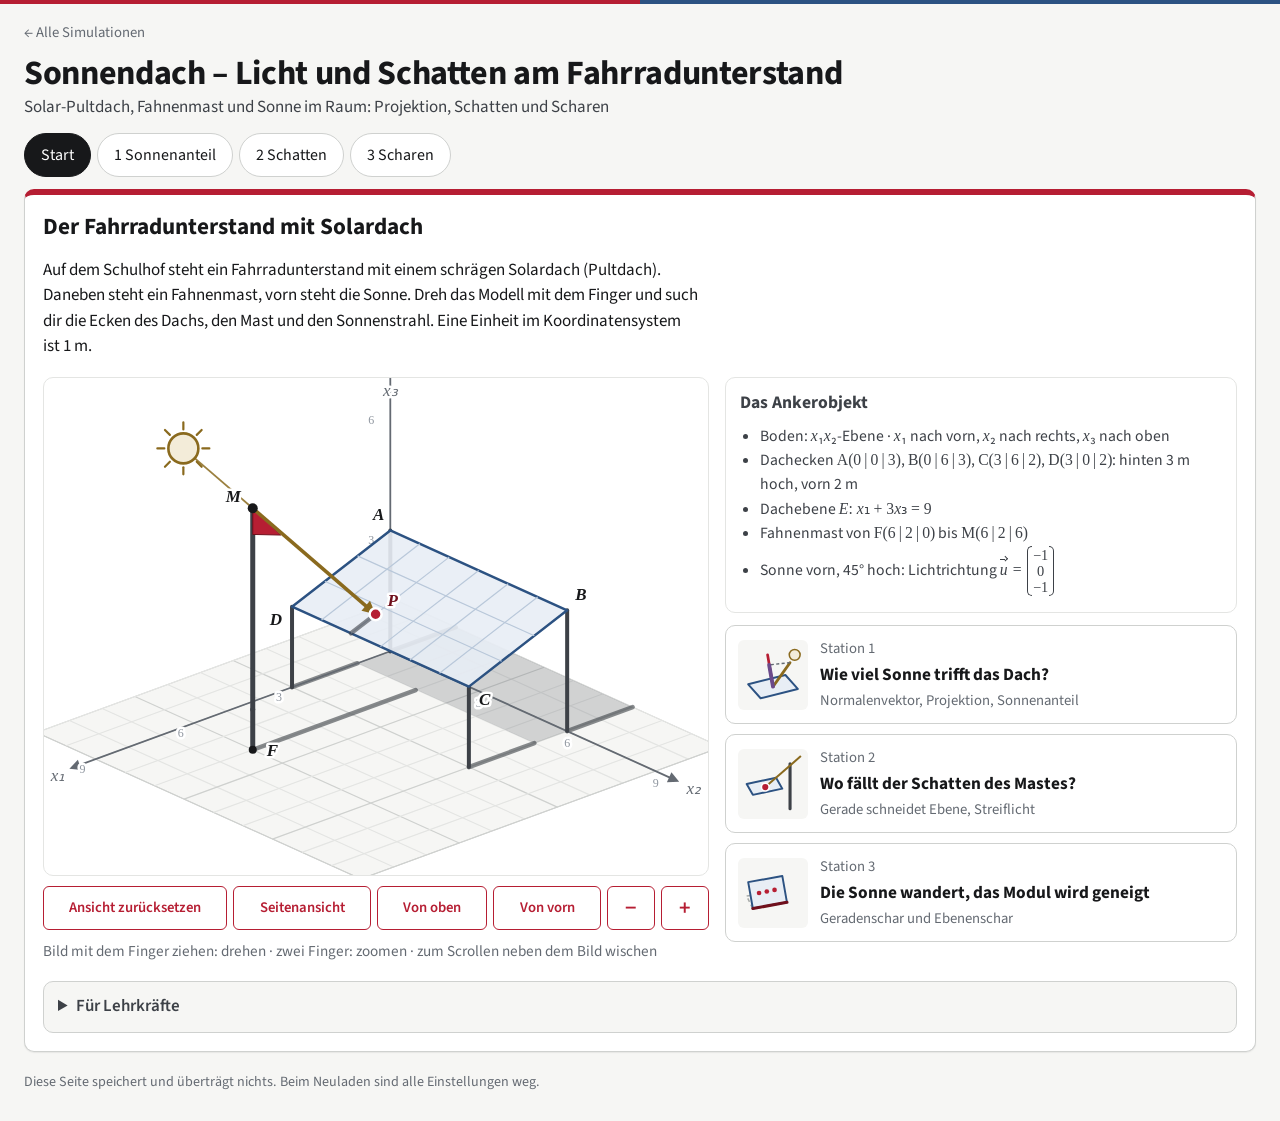
<file: sims/mathe/sonnendach/index.html>
<!DOCTYPE html>
<html lang="de">
<head>
<meta charset="utf-8">
<meta name="viewport" content="width=device-width, initial-scale=1, viewport-fit=cover">
<title>Sonnendach – Licht und Schatten am Fahrradunterstand</title>
<link rel="preconnect" href="https://fonts.googleapis.com">
<link rel="preconnect" href="https://fonts.gstatic.com" crossorigin>
<link href="https://fonts.googleapis.com/css2?family=Source+Sans+3:ital,wght@0,400;0,600;0,700;1,400&display=swap" rel="stylesheet">
<style>
/* Tokens aus dem LMG-Designsystem (Werte wie in assets/lmg.css, hier eigenständig) */
:root{
  --surface-page:#ffffff; --surface-soft:#f6f6f4; --surface-sunken:#ecece8; --surface-ink:#1a1c1f;
  --fg-1:#17181a; --fg-2:#3d4147; --fg-3:#646a72; --fg-4:#9097a0; --fg-5:#c2c7cd;
  --line-1:#e4e5e3; --line-2:#cfd1cf; --line-3:#a8acaa;
  --mathe:#B61E33; --mathe-soft:#f5e1e3; --mathe-line:#e8b8be; --mathe-ink:#6f0f1c;
  --physik:#2C5282; --physik-soft:#e8eef5; --physik-line:#b9c8da; --physik-ink:#1d3a5c;
  --ok:#3f6e3a; --ok-soft:#e7eee5; --warn:#8a6a1e; --warn-soft:#f3ecd9;
  --hl-soft:#ede5f2; --hl-ink:#6b4a8a; --hl-line:#d6c5e0;
  --radius-sm:4px; --radius-md:6px; --radius-lg:10px; --radius-pill:999px;
  --shadow-1:0 1px 2px rgba(20,22,25,.04),0 1px 1px rgba(20,22,25,.03);
  --font-math:"Cambria Math","STIX Two Math","STIX Two Text",Cambria,"Times New Roman",Georgia,serif;
}
*{box-sizing:border-box}
html{-webkit-text-size-adjust:100%;touch-action:manipulation}
body{margin:0;background:var(--surface-soft);color:var(--fg-1);
  font-family:"Source Sans 3",-apple-system,BlinkMacSystemFont,"Segoe UI",system-ui,sans-serif;
  font-size:17px;line-height:1.5;-webkit-font-smoothing:antialiased}
button,input{font:inherit;color:inherit}
a{color:var(--mathe)}
:focus-visible{outline:2px solid var(--mathe);outline-offset:3px;border-radius:var(--radius-sm)}
code{font-size:.9em;background:var(--surface-page);padding:0 4px;border-radius:var(--radius-sm)}

/* Formelsatz */
.m{font-family:var(--font-math);white-space:nowrap}
.m i,i.v{font-family:var(--font-math);font-style:italic}
.m sub{font-size:.72em;line-height:0}
.vec{position:relative;display:inline-block;margin-right:.07em;font-family:var(--font-math);font-style:italic;padding-top:.28em;line-height:1}
.vec::before{content:"";position:absolute;left:.02em;right:.18em;top:.12em;border-top:.075em solid currentColor}
.vec::after{content:"";position:absolute;right:.04em;top:.12em;width:.22em;height:.22em;border-top:.075em solid currentColor;border-right:.075em solid currentColor;transform:translateY(-50%) rotate(45deg);transform-origin:center}
.cv{display:inline-flex;flex-direction:column;vertical-align:middle;text-align:center;padding:.08em .42em;position:relative;line-height:1.12;font-size:.92em;margin:0 .1em}
.cv::before,.cv::after{content:"";position:absolute;top:0;bottom:0;width:.32em;border:.08em solid currentColor}
.cv::before{left:0;border-right:0;border-radius:.6em 0 0 .6em}
.cv::after{right:0;border-left:0;border-radius:0 .6em .6em 0}
.fr{display:inline-flex;flex-direction:column;vertical-align:middle;text-align:center;font-size:.94em;margin:0 .12em;line-height:1.2}
.fr>span:first-child{border-bottom:.07em solid currentColor;padding:0 .2em .05em}
.fr>span:last-child{padding:.05em .2em 0}
.sq{white-space:nowrap}
.sq>span{border-top:.07em solid currentColor;padding:0 .08em;margin-left:.02em}

.brandline{height:4px;background:linear-gradient(90deg,var(--mathe) 0 50%,var(--physik) 50% 100%)}
.wrap{max-width:1280px;margin:0 auto;padding:0 16px}
@media (min-width:700px){.wrap{padding:0 24px}}
header.top{padding:12px 0 0}
.backlink{display:inline-block;margin:0 0 4px;font-size:.92rem;color:var(--fg-3);text-decoration:none;padding:6px 0}
.backlink:hover{color:var(--fg-1);text-decoration:underline}
h1{font-size:clamp(26px,4vw,34px);line-height:1.15;margin:0;letter-spacing:-.01em}
.sub{margin:2px 0 0;color:var(--fg-2)}

nav.tabs{display:flex;flex-wrap:wrap;gap:6px;margin:12px 0 12px}
nav.tabs button{border:1px solid var(--line-2);background:var(--surface-page);border-radius:var(--radius-pill);padding:6px 16px;cursor:pointer;font-size:1rem;min-height:44px}
nav.tabs button[aria-current="true"]{background:var(--fg-1);color:var(--surface-page);border-color:var(--fg-1)}

.btn{border:1px solid var(--mathe);background:var(--mathe);color:#fff;border-radius:var(--radius-md);padding:8px 16px;cursor:pointer;text-decoration:none;display:inline-flex;align-items:center;justify-content:center;font-size:1rem;font-weight:600;min-height:48px}
.btn:active{background:var(--mathe-ink);border-color:var(--mathe-ink)}
.btn.ghost{background:var(--surface-page);color:var(--mathe)}
.btn.ghost:active{background:var(--mathe-soft)}
.btn.small{padding:6px 12px;font-size:.92rem;min-height:44px}

.station{display:none;background:var(--surface-page);border:1px solid var(--line-2);border-top:6px solid var(--mathe);border-radius:var(--radius-lg);padding:14px 18px 18px;margin-bottom:20px;box-shadow:var(--shadow-1)}
@media (max-width:560px){.station{padding:12px 12px 16px}}
.station.show{display:block}
.sthead{display:flex;flex-wrap:wrap;gap:8px 16px;align-items:flex-start;justify-content:space-between;margin-bottom:10px}
.chip{font-size:.85rem;border-radius:var(--radius-sm);padding:2px 9px;font-weight:700;display:inline-block;background:var(--mathe-soft);color:var(--mathe-ink)}
h2{font-size:1.45rem;margin:4px 0 0;line-height:1.2}
h3{font-size:1.1rem;margin:0 0 8px}
.lead{margin:0 0 12px;max-width:85ch}

.layout{display:grid;grid-template-columns:1fr;gap:16px;align-items:start}
@media (min-width:980px){.layout{grid-template-columns:minmax(0,1.5fr) minmax(340px,1fr)}}
.figcol{display:flex;flex-direction:column;gap:10px;min-width:0}
.side{display:flex;flex-direction:column;gap:12px;min-width:0}
/* Hochkant und Handy: Aufträge über dem Bild, Regler direkt unter dem Bild, Rechnung darunter */
@media (max-width:979px){
  .layout{display:flex;flex-direction:column;align-items:stretch;gap:12px}
  .layout>.figcol,.layout>.side{display:contents}
  .layout .auftr{order:1}
  .layout .figcard{order:2}
  .layout .ctrl{order:3}
  .layout .viewbar,.layout .figcol>.hinweis,.layout .legend{order:4}
  .layout .status{order:5}
  .layout .werte{order:6}
}
.panel{border:1px solid var(--line-1);border-radius:var(--radius-lg);padding:12px 14px;background:var(--surface-page)}
.figcard{border:1px solid var(--line-1);border-radius:var(--radius-lg);background:var(--surface-page);overflow:hidden;position:relative}
.hinweis{color:var(--fg-3);font-size:.95rem;margin:0}
.viewbar{display:flex;flex-wrap:wrap;gap:6px;align-items:center}
.viewbar .btn{flex:1 1 auto}
.viewbar .zoom{flex:0 0 48px;padding:0;font-size:1.4rem}

/* 3D-Ansicht */
svg.v3{width:100%;height:auto;aspect-ratio:4/3;display:block;touch-action:none;user-select:none;-webkit-user-select:none;-webkit-touch-callout:none;cursor:grab}
@media (min-width:561px) and (max-width:979px){svg.v3{aspect-ratio:16/9}}
@media (max-width:560px){svg.v3{aspect-ratio:1/1}}
svg.v3 text.ge{font-family:"Source Sans 3",system-ui,sans-serif;font-size:15px;font-weight:700;fill:var(--warn)}
.gedanke{margin:6px 0 0;padding:6px 10px;border-radius:var(--radius-md);background:var(--warn-soft);color:var(--warn);border:1px solid var(--warn);font-size:.95rem}
.gedanke[hidden]{display:none}
.ge-i{font-style:normal;font-weight:700;color:var(--warn)}
svg.v3.dragging{cursor:grabbing}
svg.v3:focus{outline:none}
svg.v3:focus-visible{outline:2px solid var(--mathe);outline-offset:-2px}
svg.v3 text{font-family:var(--font-math);fill:var(--fg-1)}
svg.v3 .plate{fill:var(--surface-soft);stroke:var(--line-2);stroke-width:1}
svg.v3 .grid{stroke:var(--line-1);stroke-width:1.2}
svg.v3 .grid3{stroke:var(--line-2);stroke-width:1.2}
svg.v3 .axis{stroke:var(--fg-3);stroke-width:1.8}
svg.v3 .axl{font-size:17px;font-style:italic;fill:var(--fg-3)}
svg.v3 .tick{font-size:12px;fill:var(--fg-4)}
svg.v3 .post{stroke:var(--fg-2);stroke-width:4;stroke-linecap:round}
svg.v3 .mast{stroke:var(--fg-2);stroke-width:5;stroke-linecap:round}
svg.v3 .flag{fill:var(--mathe);stroke:var(--mathe-ink);stroke-width:1}
svg.v3 .roof{fill:var(--physik-soft);fill-opacity:.9;stroke:var(--physik);stroke-width:2.5;stroke-linejoin:round}
svg.v3 .roof.dunkel{fill:var(--surface-sunken);stroke:var(--fg-3)}
svg.v3 .roof.unten{fill:var(--surface-sunken);fill-opacity:.85;stroke:var(--fg-3)}
svg.v3 .cell{stroke:var(--physik-line);stroke-width:1.2}
svg.v3 .ghost{fill:none;stroke:var(--line-3);stroke-width:2;stroke-dasharray:7 6}
svg.v3 .achse{stroke:var(--mathe-ink);stroke-width:5;stroke-linecap:round}
svg.v3 .ray{stroke:var(--warn);stroke-width:2.6;fill:none}
svg.v3 .ray.dick{stroke-width:3.6}
svg.v3 .ray.dash{stroke-dasharray:8 6}
svg.v3 .ray.thin{stroke-width:1.7;stroke-opacity:.85}
svg.v3 .inplane{stroke:var(--mathe);stroke-width:5;stroke-linecap:round}
svg.v3 .vn{stroke:var(--mathe);stroke-width:3.6;stroke-linecap:round}
svg.v3 .vs{stroke:var(--warn);stroke-width:3.6;stroke-linecap:round}
svg.v3 .proj{stroke:var(--hl-ink);stroke-width:9;stroke-linecap:butt;stroke-opacity:.6}
svg.v3 .lot{stroke:var(--fg-3);stroke-width:1.8;stroke-dasharray:5 4;fill:none}
svg.v3 .nverl{stroke:var(--mathe);stroke-width:1.8;stroke-dasharray:5 4}
svg.v3 .arc{stroke:var(--fg-2);stroke-width:2;fill:none}
svg.v3 .shadow{fill:var(--fg-3);fill-opacity:.26}
svg.v3 .shline{stroke:var(--fg-2);stroke-opacity:.6;stroke-width:4.5;stroke-linecap:round}
svg.v3 .sun{fill:var(--warn-soft);stroke:var(--warn);stroke-width:2.6}
svg.v3 .sunray{stroke:var(--warn);stroke-width:2.2;stroke-linecap:round}
svg.v3 .dot{fill:var(--fg-1)}
svg.v3 .hit{fill:var(--mathe);stroke:#fff;stroke-width:2.5}
svg.v3 .qdot{fill:var(--surface-page);stroke:var(--mathe);stroke-width:3}
svg.v3 .spur{fill:var(--mathe);fill-opacity:.55}
svg.v3 .spurline{stroke:var(--mathe);stroke-width:2;stroke-dasharray:3 5}
svg.v3 .pt{font-size:17px;font-weight:700;font-style:italic}
svg.v3 .pts{font-size:15px;font-style:italic;fill:var(--fg-2)}
svg.v3 .lbn{font-size:19px;font-weight:700;font-style:italic;fill:var(--mathe)}
svg.v3 .lbs{font-size:19px;font-weight:700;font-style:italic;fill:var(--warn)}
svg.v3 .lbp{font-size:17px;font-weight:700;font-style:italic;fill:var(--hl-ink)}
svg.v3 .lbh{font-size:17px;font-weight:700;font-style:italic;fill:var(--mathe-ink)}
svg.v3 .lbg{font-size:15px;fill:var(--fg-3)}
svg.v3 .halo{stroke:var(--surface-page);stroke-width:5;stroke-linejoin:round;paint-order:stroke}

/* Schieberegler mit großen Touch-Flächen */
.sl{margin:0 0 8px}
.sl-l{display:block;font-size:1.1rem;margin-bottom:2px}
.sl-l output{font-weight:700;font-variant-numeric:tabular-nums}
.sl-row{display:flex;align-items:center;gap:10px}
.step{flex:none;width:48px;height:48px;border:2px solid var(--line-3);border-radius:var(--radius-md);background:var(--surface-page);font-size:1.5rem;font-weight:700;cursor:pointer;line-height:1}
.step:active{background:var(--mathe-soft)}
.step[disabled]{opacity:.4;cursor:default}
.sl-ends{display:flex;justify-content:space-between;color:var(--fg-3);font-size:.88rem;margin:0 58px}
input[type=range]{-webkit-appearance:none;appearance:none;flex:1;min-width:0;height:48px;background:transparent;margin:0;touch-action:pan-y}
input[type=range]::-webkit-slider-runnable-track{height:10px;border-radius:5px;background:var(--line-2)}
input[type=range]::-webkit-slider-thumb{-webkit-appearance:none;width:40px;height:40px;border-radius:50%;background:var(--mathe);border:4px solid #fff;box-shadow:0 1px 4px rgba(0,0,0,.35);margin-top:-15px}
input[type=range]::-moz-range-track{height:10px;border-radius:5px;background:var(--line-2)}
input[type=range]::-moz-range-thumb{width:32px;height:32px;border-radius:50%;background:var(--mathe);border:4px solid #fff;box-shadow:0 1px 4px rgba(0,0,0,.35)}

.toggle{display:flex;align-items:center;gap:12px;min-height:50px;width:100%;padding:8px 14px;border:2px solid var(--line-3);border-radius:var(--radius-md);background:var(--surface-page);cursor:pointer;font-size:1.02rem;font-weight:600;text-align:left;margin-top:8px}
.toggle .knopf{flex:none;width:46px;height:26px;border-radius:13px;background:var(--line-2);position:relative;transition:background .18s}
.toggle .knopf::after{content:"";position:absolute;top:3px;left:3px;width:20px;height:20px;border-radius:50%;background:#fff;box-shadow:0 1px 2px rgba(0,0,0,.3);transition:left .18s}
.toggle[aria-pressed="true"]{border-color:var(--mathe);background:var(--mathe-soft)}
.toggle[aria-pressed="true"] .knopf{background:var(--mathe)}
.toggle[aria-pressed="true"] .knopf::after{left:23px}
.seg{display:flex;border:2px solid var(--mathe);border-radius:var(--radius-md);overflow:hidden;margin:0 0 10px}
.seg button{flex:1;border:0;background:var(--surface-page);color:var(--mathe);padding:8px 10px;min-height:46px;font-weight:600;cursor:pointer;font-size:1rem}
.seg button+button{border-left:2px solid var(--mathe)}
.seg button[aria-pressed="true"]{background:var(--mathe);color:#fff}
.seglab{font-size:.95rem;color:var(--fg-3);margin:0 0 4px}

/* Aufträge */
ol.beob{list-style:none;margin:0;padding:0;display:flex;flex-direction:column;gap:9px}
ol.beob li{display:grid;grid-template-columns:34px 1fr;gap:10px;align-items:start;font-size:1.05rem;line-height:1.4}
ol.beob .nr{width:30px;height:30px;border-radius:50%;border:2px solid var(--mathe);color:var(--mathe-ink);font-weight:700;display:flex;align-items:center;justify-content:center;font-size:.95rem}
ol.beob li.ok .nr{background:var(--ok);border-color:var(--ok);color:#fff}
ol.beob li.ok .nr::before{content:"✓"}
ol.beob li.ok .nr span{display:none}
ol.beob li.frei .nr{border-style:dashed}
ol.beob .extra{color:var(--fg-3);font-size:.95rem}
.prog{color:var(--fg-3);margin:8px 0 0;font-size:.95rem}

/* Anzeigen */
.werte{background:var(--surface-soft);border-radius:var(--radius-md);padding:10px 14px;font-size:1.08rem;display:flex;flex-direction:column;gap:6px}
.werte .zl{display:block;font-family:var(--font-math);line-height:2}
.werte .zl .t{font-family:"Source Sans 3",system-ui,sans-serif;color:var(--fg-2);font-size:.98rem;margin-right:.3em}
.werte .zl.gross{font-size:1.25rem}
.werte .sep{border-top:1px solid var(--line-2);margin:2px 0}
.werte .hl{color:var(--mathe-ink);font-weight:700}
.werte .klein{font-family:"Source Sans 3",system-ui,sans-serif;font-size:.95rem;color:var(--fg-2)}
.werte .scroll{overflow-x:auto;max-width:100%}
.bar{display:inline-block;vertical-align:middle;height:18px;width:min(48%,220px);margin-left:8px;border-radius:9px;background:var(--surface-page);border:1px solid var(--line-2);overflow:hidden}
.bar>span{display:block;height:100%;background:var(--warn);transition:width .18s}
.status{border-radius:var(--radius-lg);padding:10px 14px;border:2px solid var(--line-2);background:var(--surface-soft)}
.status .gross{font-size:1.35rem;font-weight:700;line-height:1.25}
.status.dach .gross{color:var(--physik)}
.status.boden .gross{color:var(--fg-2)}
.status.par .gross{color:var(--warn)}
.status.in .gross{color:var(--mathe)}
.status p{margin:4px 0 0}
.legend{display:flex;flex-wrap:wrap;gap:4px 14px;font-size:.92rem;color:var(--fg-2);margin:0}
.legend>span::before{content:"";display:inline-block;width:18px;height:4px;border-radius:2px;margin-right:6px;vertical-align:middle;background:var(--c)}

/* Start */
.intro p{max-width:82ch}
.startgrid{display:grid;grid-template-columns:1fr;gap:16px;align-items:start}
@media (min-width:980px){.startgrid{grid-template-columns:minmax(0,1.3fr) minmax(320px,1fr)}}
.karten{display:grid;grid-template-columns:1fr;gap:10px;margin:0}
.karte{display:grid;grid-template-columns:70px 1fr;gap:12px;align-items:center;text-align:left;border:1px solid var(--line-2);border-radius:var(--radius-lg);background:var(--surface-page);padding:10px 12px;cursor:pointer;min-height:96px}
.karte:hover{border-color:var(--line-3);background:var(--surface-soft)}
.karte:active{border-color:var(--mathe)}
.karte .ic{width:70px;height:70px;display:flex;align-items:center;justify-content:center;background:var(--surface-soft);border-radius:var(--radius-md)}
.karte b{display:block;font-size:1.08rem}
.karte span.k{color:var(--fg-3);font-size:.92rem}
.anker{font-size:.98rem;color:var(--fg-2)}
.anker ul{margin:4px 0;padding-left:20px}
details.lehrkraft{margin-top:18px;border:1px solid var(--line-2);border-radius:var(--radius-lg);background:var(--surface-soft)}
details.lehrkraft summary{cursor:pointer;padding:12px 14px;font-weight:600;color:var(--fg-2);min-height:44px}
details.lehrkraft .in{padding:0 16px 12px}
details.lehrkraft dl{margin:0}
details.lehrkraft dt{font-weight:700;margin-top:10px}
details.lehrkraft dd{margin:0}
details.lehrkraft ul{margin:2px 0;padding-left:20px}
footer{color:var(--fg-3);font-size:.88rem;padding:0 0 28px}
@media (prefers-reduced-motion: reduce){*{transition:none!important;scroll-behavior:auto!important}}
</style>
</head>
<body>
<div class="brandline"></div>
<div class="wrap">
  <header class="top">
    <a class="backlink noprint" href="../../../katalog.html?stufe=Q1&amp;fach=mathe">← Alle Simulationen</a>
    <h1>Sonnendach – Licht und Schatten am Fahrradunterstand</h1>
    <p class="sub">Solar-Pultdach, Fahnenmast und Sonne im Raum: Projektion, Schatten und Scharen</p>
  </header>
  <nav class="tabs" id="tabs" aria-label="Stationen"></nav>
  <main>
    <section class="station" id="st-0" aria-labelledby="h-0"></section>
    <section class="station" id="st-1" aria-label="Station 1"></section>
    <section class="station" id="st-2" aria-label="Station 2"></section>
    <section class="station" id="st-3" aria-label="Station 3"></section>
  </main>
  <footer>Diese Seite speichert und überträgt nichts. Beim Neuladen sind alle Einstellungen weg.</footer>
</div>

<script>
/* =========================================================
   Hilfen: Vektoren, Zahlen, Brüche, Formelsatz
   ========================================================= */
const $=s=>document.querySelector(s);
const DEG=Math.PI/180;
const clamp=(v,lo,hi)=>Math.max(lo,Math.min(hi,v));
const add=(a,b)=>[a[0]+b[0],a[1]+b[1],a[2]+b[2]];
const sub=(a,b)=>[a[0]-b[0],a[1]-b[1],a[2]-b[2]];
const mul=(a,k)=>[a[0]*k,a[1]*k,a[2]*k];
const dot=(a,b)=>a[0]*b[0]+a[1]*b[1]+a[2]*b[2];
const len=a=>Math.hypot(a[0],a[1],a[2]);
const unit=a=>mul(a,1/len(a));
const lerp=(a,b,t)=>add(a,mul(sub(b,a),t));

/* Zahl mit Komma, höchstens d Nachkommastellen, echtes Minuszeichen */
function num(v,d=3){ const f=Math.pow(10,d); let r=Math.round(v*f)/f; if(Math.abs(r)<1e-12) r=0;
  let s=r.toFixed(d); if(s.indexOf('.')>=0) s=s.replace(/0+$/,'').replace(/\.$/,''); return s.replace('.',',').replace('-','−'); }
const exactAt=(v,d)=>Math.abs(v*Math.pow(10,d)-Math.round(v*Math.pow(10,d)))<1e-9;
const appr=(v,d)=>(exactAt(v,d)?'= ':'≈ ')+num(v,d);

/* Brüche (ganzzahlig, klein) */
function gcd(a,b){a=Math.abs(a);b=Math.abs(b);while(b){const t=a%b;a=b;b=t;}return a||1;}
function Fr(n,d=1){ if(d<0){n=-n;d=-d;} const g=gcd(n,d); return {n:n/g,d:d/g}; }
const fadd=(x,y)=>Fr(x.n*y.d+y.n*x.d,x.d*y.d), fmul=(x,y)=>Fr(x.n*y.n,x.d*y.d), fdiv=(x,y)=>Fr(x.n*y.d,x.d*y.n);
const fv=x=>x.n/x.d;
const fromDec=(v,den)=>Fr(Math.round(v*den),den);
function terminating(x){ let d=x.d; while(d%2===0) d/=2; while(d%5===0) d/=5; return d===1; }
/* Bruch als Dezimalzahl (wenn abbrechend) oder als Bruch */
function fH(x){ if(x.d===1) return num(x.n,0); if(terminating(x)) return num(fv(x),6);
  return (x.n<0?'−':'')+fr(String(Math.abs(x.n)),String(x.d)); }
/* Parameter r: Bruch wie im Vertrag (15/4), bei abbrechender Dezimalzahl mit „= 3,75“ */
function rH(x){ if(x.d===1) return num(x.n,0);
  const f=(x.n<0?'−':'')+fr(String(Math.abs(x.n)),String(x.d));
  return terminating(x)?`${f} = ${num(fv(x),6)}`:f; }
/* Koordinate: exakt als Dezimalzahl oder gerundet */
function cH(x){ return terminating(x)?num(fv(x),6):'≈ '+num(fv(x),2); }

/* HTML-Bausteine */
const V=s=>`<i class="v">${s}</i>`;
const vec=s=>`<span class="vec">${s}</span>`;
const nvec=s=>`−${vec(s)}`;
const fr=(a,b)=>`<span class="fr"><span>${a}</span><span>${b}</span></span>`;
const sq=r=>`<span class="sq">√<span>${r}</span></span>`;
const col=a=>`<span class="cv">${a.map(x=>`<span>${typeof x==='number'?num(x,3):x}</span>`).join('')}</span>`;
const pt=(name,a)=>`${name}(${a.join('&#8201;|&#8201;')})`;
const ptn=(name,a)=>pt(name,a.map(v=>num(v,3)));
/* Faktor in Klammern, wenn negativ */
const pf=v=>v<0?`(${num(v,3)})`:num(v,3);

/* √n vereinfachen: [a,b] mit √n = a·√b */
function sqrtSimp(n){ for(let i=Math.floor(Math.sqrt(n));i>1;i--) if(n%(i*i)===0) return [i,n/(i*i)]; return [1,n]; }
/* exakter Wert von N/(√R1·√R2) (N, R1, R2 Brüche) als HTML, z. B. 2/√5 */
function cosExact(N,R1,R2){
  if(N.n===0) return '0';
  const R=fmul(R1,R2), F=fdiv(fmul(N,N),R);
  let [a1,b1]=sqrtSimp(F.n), [a2,b2]=sqrtSimp(F.d);
  const g=gcd(a1,a2); a1/=g; a2/=g;
  const part=(a,b)=>b>1?(a===1?'':a)+sq(b):String(a);
  const top=part(a1,b1), bot=part(a2,b2);
  return (N.n<0?'−':'')+(bot==='1'?top:fr(top,bot));
}

/* √R als HTML (R Bruch); Quadratzahlen werden gezogen: √1 → 1 */
function sqH(R){ const isq=n=>{ const r=Math.round(Math.sqrt(n)); return r*r===n?r:null; };
  const a=isq(R.n), b=isq(R.d); if(a!==null&&b!==null) return fH(Fr(a,b));
  if(b!==null){ const [c,r]=sqrtSimp(R.n), k=Fr(c,b);
    const coef=(k.n===1&&k.d===2)?'½':(k.d===1?(k.n===1?'':String(k.n)):fH(k)); return coef+sq(r); }
  return sq(fH(R)); }
/* Kette  N/(√R1·√R2) = exakt ≈ Dezimal  */
function cosChain(N,R1,R2){
  const v=fv(N)/Math.sqrt(fv(R1)*fv(R2));
  const ins=fr(fH(N),`${sqH(R1)} · ${sqH(R2)}`), ex=cosExact(N,R1,R2);
  let h=`${ins} = ${ex}`;
  if(ex.indexOf('<')>=0) h+=` ${exactAt(v,3)?'=':'≈'} ${num(v,3)}`;
  return {h,v};
}
/* Vieleck in der Bodenebene auf das Rechteck lo..hi (x₁, x₂) zuschneiden (Sutherland–Hodgman) */
function clipGround(pts){
  const lo=BOX.lo, hi=BOX.hi;
  const edges=[[0,lo[0],1],[0,hi[0],-1],[1,lo[1],1],[1,hi[1],-1]];
  let out=pts;
  for(const [i,c,sg] of edges){
    const inp=out; out=[]; if(!inp.length) break;
    for(let j=0;j<inp.length;j++){
      const p=inp[j], q=inp[(j+1)%inp.length], ip=sg*(p[i]-c)>=0, iq=sg*(q[i]-c)>=0;
      if(ip) out.push(p);
      if(ip!==iq){ const t=(c-p[i])/(q[i]-p[i]); out.push(lerp(p,q,t)); }
    }
  }
  return out;
}

/* lineare Terme wie „6 − r“, „3r“, „6“ */
function lin(c0,c1,v='r'){
  const t1=c1===0?'':(Math.abs(c1)===1?'':num(Math.abs(c1),3))+`<i>${v}</i>`;
  if(c1===0) return num(c0,3);
  if(c0===0) return (c1<0?'−':'')+t1;
  return num(c0,3)+(c1<0?' − ':' + ')+t1;
}

/* =========================================================
   3D-Ansicht: eigene Parallelprojektion auf SVG
   Achsen: x₁ nach vorn, x₂ nach rechts, x₃ nach oben
   ========================================================= */
const VIEW0={th:35,el:20,z:1};
/* Startansicht je Station: Station 1 zeigt nur das Dach, daher näher dran */
const VIEWS={'0':{th:48,el:24,z:1},'1':{th:58,el:10,z:2.4,c:[1.9,2.6,4]},'2':{th:48,el:24,z:1},'3':{th:48,el:24,z:1}};
VIEWS['3B']={th:60,el:10,z:1.8,c:[2.2,3,3.8]};
const view0=st=>({...VIEWS[st]});
function camera(v){
  const t=v.th*DEG,e=v.el*DEG;
  return {R:[-Math.sin(t),Math.cos(t),0],
          U:[-Math.sin(e)*Math.cos(t),-Math.sin(e)*Math.sin(t),Math.cos(e)],
          C:[Math.cos(e)*Math.cos(t),Math.cos(e)*Math.sin(t),Math.sin(e)]};
}
const BOX={lo:[-2,-2,0],hi:[9,9,9]};
/* Strecke p→q auf den Bildquader zuschneiden (Liang–Barsky) */
function clipSeg(p,q,box=BOX){
  let t0=0,t1=1; const d=sub(q,p);
  for(let i=0;i<3;i++){
    for(const [pp,qq] of [[-d[i],p[i]-box.lo[i]],[d[i],box.hi[i]-p[i]]]){
      if(Math.abs(pp)<1e-12){ if(qq<0) return null; continue; }
      const r=qq/pp;
      if(pp<0){ if(r>t1) return null; if(r>t0) t0=r; } else { if(r<t0) return null; if(r<t1) t1=r; }
    }
  }
  return [lerp(p,q,t0),lerp(p,q,t1)];
}
const inBox=(p,box=BOX)=>p.every((v,i)=>v>=box.lo[i]-1e-9&&v<=box.hi[i]+1e-9);

function Scene(svg,view,plane){
  const W=Math.max(200,svg.clientWidth||600), H=Math.max(200,svg.clientHeight||450);
  const cam=camera(view), C0=view.c||[3.5,3.4,2.4];
  const sc=Math.min(W/12.5,H/11.3)*view.z;
  const P=p=>{ const q=sub(p,C0); return [W/2+sc*dot(q,cam.R), H*0.53-sc*dot(q,cam.U)]; };
  const items=[];
  const side=plane?Math.sign(dot(plane.n,cam.C))||1:1;
  const f=p=>plane?dot(plane.n,p)-plane.d:-1;
  const push=(L,html)=>items.push({L,html});
  const xy=p=>{ const a=P(p); return a[0].toFixed(1)+','+a[1].toFixed(1); };
  function layerOf(p,q){ if(!plane) return 3; const fm=f(lerp(p,q,.5)); if(Math.abs(fm)<1e-6) return 3; return Math.sign(fm)===side?3:1; }
  function head(p,q,color,size){
    const a=P(p), b=P(q), dx=b[0]-a[0], dy=b[1]-a[1], l=Math.hypot(dx,dy); if(l<3) return '';
    const ux=dx/l, uy=dy/l, s=size, w=s*.5;
    return `<polygon points="${b[0]},${b[1]} ${b[0]-s*ux+w*uy},${b[1]-s*uy-w*ux} ${b[0]-s*ux-w*uy},${b[1]-s*uy+w*ux}" style="fill:${color}"/>`;
  }
  function piece(p,q,cls,o){
    const L=o.L!=null?o.L:layerOf(p,q);
    let a=P(p), b=P(q);
    let h='';
    if(o.arrow){ const dx=b[0]-a[0], dy=b[1]-a[1], l=Math.hypot(dx,dy); const s=o.size||13;
      h=head(p,q,o.color,s); if(l>s){ b=[b[0]-dx/l*s*.7,b[1]-dy/l*s*.7]; } }
    push(L,`<line class="${cls}" x1="${a[0].toFixed(1)}" y1="${a[1].toFixed(1)}" x2="${b[0].toFixed(1)}" y2="${b[1].toFixed(1)}"/>`+h);
  }
  return {
    W,H,P,cam,side,f,
    line(p,q,cls,o={}){
      if(o.clip){ const c=clipSeg(p,q); if(!c) return; if(o.arrow&&!inBox(q)) o={...o,arrow:false}; [p,q]=c; }
      const fp=f(p), fq=f(q);
      if(plane&&o.L==null&&fp*fq<0&&Math.abs(fp)>1e-6&&Math.abs(fq)>1e-6){
        const m=lerp(p,q,fp/(fp-fq)); piece(p,m,cls,{...o,arrow:false}); piece(m,q,cls,o);
      } else piece(p,q,cls,o);
    },
    poly(pts,cls,L){ push(L,`<polygon class="${cls}" points="${pts.map(xy).join(' ')}"/>`); },
    path(pts,cls,L){ push(L!=null?L:layerOf(pts[0],pts[pts.length-1]),`<polyline class="${cls}" points="${pts.map(xy).join(' ')}"/>`); },
    dot(p,r,cls,L=5){ const a=P(p); push(L,`<circle class="${cls}" cx="${a[0].toFixed(1)}" cy="${a[1].toFixed(1)}" r="${r}"/>`); },
    text(p,s,dx,dy,cls,anchor='middle',L=6,inside=false){ const a=P(p); let x=a[0]+dx, y=a[1]+dy;
      if(inside){ x=clamp(x,14,W-14); y=clamp(y,18,H-6); }
      push(L,`<text class="${cls} halo" x="${x.toFixed(1)}" y="${y.toFixed(1)}" text-anchor="${anchor}">${s}</text>`); },
    /* Vektorname mit Pfeil darüber; neg = mit Minuszeichen davor */
    vlab(p,name,dx,dy,cls,color,neg){ const a=P(p), x=clamp(a[0]+dx,neg?34:16,W-16), y=clamp(a[1]+dy,28,H-8), w=11;
      let h=`<text class="${cls} halo" x="${x.toFixed(1)}" y="${y.toFixed(1)}" text-anchor="middle">${name}</text>`;
      h+=`<line x1="${x-w/2}" y1="${y-19}" x2="${x+w/2+1}" y2="${y-19}" style="stroke:${color};stroke-width:1.8"/>`+
         `<polygon points="${x+w/2+4},${y-19} ${x+w/2-1},${y-22.5} ${x+w/2-1},${y-15.5}" style="fill:${color}"/>`;
      if(neg) h+=`<text class="${cls} halo" x="${(x-12).toFixed(1)}" y="${y.toFixed(1)}" text-anchor="end">−</text>`;
      push(6,h); },
    /* Vektorname hinter der Pfeilspitze, in Pfeilrichtung versetzt */
    vtip(base,tip,name,cls,color,neg){ const a=P(base), b=P(tip); let dx=b[0]-a[0], dy=b[1]-a[1]; const l=Math.hypot(dx,dy)||1; dx/=l; dy/=l;
      this.vlab(tip,name,dx*24+(neg?6:0),dy*24+(dy>0?20:4),cls,color,neg); },
    sun(p){ const a=P(p), r=15; let h='';
      for(let i=0;i<8;i++){ const w=i*Math.PI/4; h+=`<line class="sunray" x1="${(a[0]+Math.cos(w)*(r+4)).toFixed(1)}" y1="${(a[1]+Math.sin(w)*(r+4)).toFixed(1)}" x2="${(a[0]+Math.cos(w)*(r+11)).toFixed(1)}" y2="${(a[1]+Math.sin(w)*(r+11)).toFixed(1)}"/>`; }
      push(5,h+`<circle class="sun" cx="${a[0].toFixed(1)}" cy="${a[1].toFixed(1)}" r="${r}"/>`); },
    raw(L,h){ push(L,h); },
    render(extraDefs=''){
      items.sort((a,b)=>a.L-b.L);
      svg.setAttribute('viewBox',`0 0 ${W} ${H}`);
      svg.innerHTML=extraDefs+items.map(i=>i.html).join('');
    }
  };
}

/* Ankerobjekt (Vertrag §3) */
const A0=[0,0,0],B0=[0,6,0],C0p=[3,6,0],D0=[3,0,0];
const PA=[0,0,3],PB=[0,6,3],PC=[3,6,2],PD=[3,0,2];
const MF=[6,2,0],MM=[6,2,6];
const NR=[1,0,3], DR=9;                  // Dach E: x₁ + 3x₃ = 9
const ROOFPLANE={n:NR,d:DR};
const inRoof=p=>p[0]>=-1e-9&&p[0]<=3+1e-9&&p[1]>=-1e-9&&p[1]<=6+1e-9;

/* Boden, Gitter, Achsen */
function drawGround(G){
  const lo=BOX.lo, hi=BOX.hi;
  G.poly([[lo[0],lo[1],0],[hi[0],lo[1],0],[hi[0],hi[1],0],[lo[0],hi[1],0]],'plate',0);
  for(let x=lo[0];x<=hi[0];x++) G.line([x,lo[1],0],[x,hi[1],0],x%3===0?'grid3':'grid',{L:0});
  for(let y=lo[1];y<=hi[1];y++) G.line([lo[0],y,0],[hi[0],y,0],y%3===0?'grid3':'grid',{L:0});
  G.line([0,0,0],[9.8,0,0],'axis',{L:0.5,arrow:true,color:'var(--fg-3)',size:11});
  G.line([0,0,0],[0,9.8,0],'axis',{L:0.5,arrow:true,color:'var(--fg-3)',size:11});
  G.line([0,0,0],[0,0,7.6],'axis',{L:0.6,arrow:true,color:'var(--fg-3)',size:11});
  G.text([10.3,0,0],'x₁',0,6,'axl','middle',6,true);
  G.text([0,10.3,0],'x₂',0,6,'axl','middle',6,true);
  if(G.cam.C[2]<.98) G.text([0,0,7.9],'x₃',0,-4,'axl','middle',6,true);
  [3,6,9].forEach(v=>{ G.text([v,0,0],String(v),-10,14,'tick','end',0.7); G.text([0,v,0],String(v),0,16,'tick','middle',0.7); });
  [3,6].forEach(v=>G.text([0,0,v],String(v),-16,14,'tick','end',0.7));
}
function drawPosts(G){
  [[A0,PA],[B0,PB],[C0p,PC],[D0,PD]].forEach(([a,b])=>G.line(a,b,'post'));
}
function drawMast(G){
  G.line(MF,MM,'mast');
  const f1=[6,2,5.35], f2=[6,2.95,5.65];
  G.raw(3,`<polygon class="flag" points="${G.P(MM).join(',')} ${G.P(f2).join(',')} ${G.P(f1).join(',')}"/>`);
  G.dot(MF,4,'dot'); G.dot(MM,5,'dot');
  G.text(MF,'F',14,6,'pt','start'); G.text(MM,'M',-12,-6,'pt','end');
}
/* Dach als gefülltes Viereck; Zellen nur sichtbar, wenn man von oben draufschaut */
function drawRoof(G,lit){
  const top=G.side>0;
  G.poly([PA,PB,PC,PD],'roof'+(top?(lit?'':' dunkel'):' unten'),2);
  if(top){ for(let i=1;i<6;i++) G.line(lerp(PA,PB,i/6),lerp(PD,PC,i/6),'cell',{L:2.1});
    for(let j=1;j<3;j++) G.line(lerp(PA,PD,j/3),lerp(PB,PC,j/3),'cell',{L:2.1}); }
}
function cornerLabels(G,ghost,aRight){
  const c=ghost?'pts':'pt';
  if(aRight) G.text(PA,'A',10,-8,c,'start'); else G.text(PA,'A',-6,-10,c,'end'); G.text(PB,'B',8,-10,c,'start');
  G.text(PC,'C',10,18,c,'start'); G.text(PD,'D',-10,18,c,'end');
}
/* Schatten von Dach, Pfosten und Mast auf dem Boden (und Mastschatten auf dem Dach) */
function drawShadows(G,u){
  if(u[2]>=-1e-9) return;
  const g=p=>sub(p,mul(u,p[2]/u[2]));
  const sh=clipGround([PA,PB,PC,PD].map(g)); if(sh.length>2) G.poly(sh,'shadow',0.2);
  [[A0,PA],[B0,PB],[C0p,PC],[D0,PD]].forEach(([a,b])=>G.line(a,g(b),'shline',{L:0.25,clip:true}));
  // Mast: Punkte (6|2|t); Strahl trifft zuerst das Dach oder den Boden
  const m=u[0]+3*u[2], ground=[], roof=[]; let cur=null, curRoof=null;
  for(let i=0;i<=240;i++){
    const t=6*i/240, p=[6,2,t], rg=-t/u[2];
    let onRoof=null;
    if(Math.abs(m)>1e-12){ const rr=(DR-6-3*t)/m; if(rr>1e-9&&rr<rg){ const h=add(p,mul(u,rr)); if(inRoof(h)) onRoof=h; } }
    if(onRoof){ if(cur){ground.push(cur);cur=null;} if(!curRoof) curRoof=[onRoof,onRoof]; else curRoof[1]=onRoof; }
    else { if(curRoof){roof.push(curRoof);curRoof=null;} const h=add(p,mul(u,rg)); if(!cur) cur=[h,h]; else cur[1]=h; }
  }
  if(cur) ground.push(cur); if(curRoof) roof.push(curRoof);
  ground.forEach(([a,b])=>{ const c=clipSeg(a,b); if(c) G.line(c[0],c[1],'shline',{L:0.3}); });
  if(G.side>0) roof.forEach(([a,b])=>G.line(a,b,'shline',{L:2.3}));
}
/* Ziehen = Drehen, zwei Finger = Zoomen, Pfeiltasten = Drehen */
function orbit(svg,st){
  const pts=new Map(); let last=null, pinch=null;
  const gv=()=>S[st].view;
  svg.addEventListener('pointerdown',e=>{
    e.preventDefault(); try{ svg.setPointerCapture(e.pointerId); }catch(_){}
    pts.set(e.pointerId,[e.clientX,e.clientY]); svg.classList.add('dragging');
    if(pts.size===2){ const [a,b]=[...pts.values()]; pinch={d:Math.hypot(a[0]-b[0],a[1]-b[1]),z:gv().z}; }
    last=[e.clientX,e.clientY];
  });
  svg.addEventListener('pointermove',e=>{
    if(!pts.has(e.pointerId)) return; e.preventDefault();
    pts.set(e.pointerId,[e.clientX,e.clientY]);
    const v=gv();
    if(pts.size>=2&&pinch){ const [a,b]=[...pts.values()]; const d=Math.hypot(a[0]-b[0],a[1]-b[1]);
      v.z=clamp(pinch.z*d/pinch.d,.6,2.4); }
    else if(pts.size===1&&last){ const dx=e.clientX-last[0], dy=e.clientY-last[1];
      v.th=((v.th-dx*.45)%360+540)%360-180; v.el=clamp(v.el+dy*.4,0,90); last=[e.clientX,e.clientY]; }
    viewChanged(st);
  });
  const fin=e=>{ pts.delete(e.pointerId); if(pts.size<2) pinch=null;
    if(pts.size===1) last=[...pts.values()][0]; else { last=null; svg.classList.remove('dragging'); } };
  svg.addEventListener('pointerup',fin); svg.addEventListener('pointercancel',fin);
  svg.addEventListener('keydown',e=>{
    const v=gv(), k=e.key;
    if(k==='ArrowLeft') v.th=((v.th+5)%360+540)%360-180; else if(k==='ArrowRight') v.th=((v.th-5)%360+540)%360-180;
    else if(k==='ArrowUp') v.el=clamp(v.el+5,0,90); else if(k==='ArrowDown') v.el=clamp(v.el-5,0,90);
    else if(k==='+') v.z=clamp(v.z*1.15,.6,2.4); else if(k==='-') v.z=clamp(v.z/1.15,.6,2.4);
    else return;
    e.preventDefault(); viewChanged(st);
  });
}
function viewbar(st){
  return `<div class="viewbar" role="group" aria-label="Ansicht">
    <button type="button" class="btn ghost small" data-view="${st}:reset">Ansicht zurücksetzen</button>
    <button type="button" class="btn ghost small" data-view="${st}:seite">Seitenansicht</button>
    <button type="button" class="btn ghost small" data-view="${st}:oben">Von oben</button>
    <button type="button" class="btn ghost small" data-view="${st}:vorn">Von vorn</button>
    <button type="button" class="btn ghost small zoom" data-view="${st}:minus" aria-label="Verkleinern">−</button>
    <button type="button" class="btn ghost small zoom" data-view="${st}:plus" aria-label="Vergrößern">+</button></div>
    <p class="hinweis">Bild mit dem Finger ziehen: drehen · zwei Finger: zoomen · zum Scrollen neben dem Bild wischen</p>`;
}
function setView(st,what){
  const v=S[st].view;
  if(what==='reset'){ Object.assign(v,view0(st==='3'&&S[3].teil==='B'?'3B':st)); }
  else if(what==='seite'){ v.th=90; v.el=0; }
  else if(what==='oben'){ v.th=0; v.el=90; }
  else if(what==='vorn'){ v.th=0; v.el=0; }
  else if(what==='plus') v.z=clamp(v.z*1.2,.6,2.4);
  else if(what==='minus') v.z=clamp(v.z/1.2,.6,2.4);
  viewChanged(st);
}
const isSide=v=>v.el<=8&&Math.abs(Math.sin(v.th*DEG))>=.97;
const isTop=v=>v.el>=75;
function viewChanged(st){
  const s=S[st], v=s.view;
  if(st==='1'){ if(isTop(v)) s.seen.oben=true; if(isSide(v)) s.seen.seite=true; }
  if(st==='2'){ if(Math.abs(v.th-VIEWS['2'].th)>25||Math.abs(v.el-VIEWS['2'].el)>15) s.seen.dreh=true; }
  if(st==='3'){ if(isTop(v)) s.seen.oben=true; }
  FIG[st](); if(BEOB[st]) BEOB[st]();
}

/* =========================================================
   Sonnenstände für Station 1 und 2 (Vektor −u zur Sonne, ganzzahlig)
   ========================================================= */
const SUNS=[[3,0,1],[2,0,1],[1,0,1],[1,0,2],[1,0,3],[0,0,1],[-1,0,3],[-1,0,2],[-1,0,1],[-2,0,1],[-3,0,1],[-4,0,1],[-6,0,1]];
const SUN0=2, SENK=4, STREIF=10;
const uOf=i=>mul(SUNS[i],-1).map(x=>x===0?0:x);          // u = Lichtrichtung (von der Sonne weg)
/* In Uetersen (53,6° N) steht die Sonne mittags höchstens etwa 60° hoch. */
const sunH=i=>Math.atan2(SUNS[i][2],Math.abs(SUNS[i][0]))/DEG;
const sunReal=i=>SUNS[i][0]>0&&sunH(i)<=60;
function sunNote(i){
  if(sunReal(i)) return '';
  if(SUNS[i][0]>=0) return 'Gedankenexperiment: So hoch steht die Sonne in Uetersen nie – mittags höchstens etwa 60°.';
  return 'Gedankenexperiment: Hinter dem Unterstand steht die Sonne in Uetersen so nicht. Wir nehmen es nur an, um zu sehen, was passiert.';
}
function geLabel(G,i){ if(!sunReal(i)) G.raw(7,`<text class="ge halo" x="${G.W-10}" y="22" text-anchor="end">Gedankenexperiment</text>`); }
function sunText(i){
  const s=SUNS[i], h=Math.atan2(s[2],Math.abs(s[0]))/DEG;
  if(s[0]===0) return 'senkrecht über dem Unterstand (90°)';
  return `${s[0]>0?'vorn':'hinten'}, ${appr(h,1).replace('= ','')}° hoch`;
}

/* Schieberegler */
const SL={
  '1:sun':{min:0,max:SUNS.length-1,step:1,name:'Sonnenstand',ends:['vorn','hinten']},
  '2:sun':{min:0,max:SUNS.length-1,step:1,name:'Sonnenstand',ends:['vorn','hinten']},
  '3:k':{min:-10,max:15,step:1,name:'Scharparameter k',ends:['−1','1,5']},
  '3:a':{min:0,max:12,step:1,name:'Scharparameter a',ends:['0','6']}
};
function slLabel(st,k){
  const v=S[st][k];
  if(k==='sun') return sunText(v);
  if(k==='k') return num(v/10,1);
  if(k==='a') return num(v/2,1);
}
function slider(st,k,lab){
  const c=SL[st+':'+k], v=S[st][k];
  return `<div class="sl"><label class="sl-l" for="r-${st}-${k}">${lab} <output id="o-${st}-${k}">${slLabel(st,k)}</output></label>
    <div class="sl-row"><button type="button" class="step" data-step="${st}:${k}:-1" aria-label="${c.name} verkleinern">−</button>
    <input type="range" id="r-${st}-${k}" data-st="${st}" data-k="${k}" min="${c.min}" max="${c.max}" step="${c.step}" value="${v}" aria-label="${c.name}">
    <button type="button" class="step" data-step="${st}:${k}:1" aria-label="${c.name} vergrößern">+</button></div>
    <div class="sl-ends" aria-hidden="true"><span>${c.ends[0]}</span><span>${c.ends[1]}</span></div>${k==='sun'?`<p class="gedanke" id="ge-${st}" role="status" hidden></p>`:''}</div>`;
}
function syncSl(st){
  Object.keys(SL).filter(x=>x.startsWith(st+':')).forEach(x=>{
    const k=x.split(':')[1], r=$(`#r-${st}-${k}`); if(!r) return;
    r.value=S[st][k]; $(`#o-${st}-${k}`).textContent=slLabel(st,k);
    if(k==='sun'){ const g=$(`#ge-${st}`); if(g){ const t=sunNote(S[st][k]); g.textContent=t; g.hidden=!t; } }
    document.querySelectorAll(`[data-step^="${st}:${k}:"]`).forEach(b=>{ const d=+b.dataset.step.split(':')[2]; b.disabled=d<0?S[st][k]<=SL[x].min:S[st][k]>=SL[x].max; });
  });
}
function setSl(st,k,v){ const c=SL[st+':'+k]; S[st][k]=clamp(Math.round(v),c.min,c.max); UPD[st](); }
function toggle(id,on,label){ return `<button type="button" class="toggle" id="${id}" aria-pressed="${on}"><span class="knopf"></span>${label}</button>`; }
function shell(id,chip,title,lead,body){
  return `<div class="sthead"><div><span class="chip">${chip}</span><h2>${title}</h2></div>
      <button type="button" class="btn ghost small" data-reset="${id}">Station zurücksetzen</button></div>
    <p class="lead">${lead}</p>${body}`;
}
const li=(ok,n,html,frei)=>`<li class="${ok?'ok':''}${frei?' frei':''}"><span class="nr"><span>${n}</span></span><span>${html}</span></li>`;

/* =========================================================
   Zustand (nur im Speicher der Seite)
   ========================================================= */
const S={};
const INIT={
  0:()=>({view:view0('0')}),
  1:()=>({view:view0('1'),sun:SUN0,proj:true,seen:{oben:false,seite:false,senk:false,neg:false,streif:false}}),
  2:()=>({view:view0('2'),sun:SUN0,start:'M',verl:false,schatten:true,seen:{dreh:false,verl:false,hoeher:false,streif:false,inE:false}}),
  3:()=>({view:view0('3'),teil:'A',k:0,a:6,spur:new Set([0]),spurline:false,seen:{oben:false,links:false,rechts:false,senk:false,senkrecht:false}})
};

/* =========================================================
   Start: Ankerobjekt und Stationen
   ========================================================= */
function renderStart(){
  $('#st-0').innerHTML=`<div class="intro">
    <h2 id="h-0">Der Fahrradunterstand mit Solardach</h2>
    <p>Auf dem Schulhof steht ein Fahrradunterstand mit einem schrägen Solardach (Pultdach). Daneben steht ein Fahnenmast, vorn steht die Sonne. Dreh das Modell mit dem Finger und such dir die Ecken des Dachs, den Mast und den Sonnenstrahl. Eine Einheit im Koordinatensystem ist 1&nbsp;m.</p>
    <div class="startgrid">
      <div class="figcol"><div class="figcard"><svg class="v3" id="svg0" tabindex="0" role="img" aria-label="Fahrradunterstand mit Solardach, Fahnenmast und Sonne im Koordinatensystem, drehbar"></svg></div>
        ${viewbar('0')}</div>
      <div class="side">
        <div class="panel anker"><h3>Das Ankerobjekt</h3><ul>
          <li>Boden: ${V('x')}₁${V('x')}₂-Ebene · ${V('x')}₁ nach vorn, ${V('x')}₂ nach rechts, ${V('x')}₃ nach oben</li>
          <li>Dachecken <span class="m">${pt('A',[0,0,3])}</span>, <span class="m">${pt('B',[0,6,3])}</span>, <span class="m">${pt('C',[3,6,2])}</span>, <span class="m">${pt('D',[3,0,2])}</span>: hinten 3 m hoch, vorn 2 m</li>
          <li>Dachebene <span class="m">${V('E')}: ${V('x')}₁ + 3${V('x')}₃ = 9</span></li>
          <li>Fahnenmast von <span class="m">${pt('F',[6,2,0])}</span> bis <span class="m">${pt('M',[6,2,6])}</span></li>
          <li>Sonne vorn, 45° hoch: Lichtrichtung <span class="m">${vec('u')} = ${col([-1,0,-1])}</span></li></ul></div>
        <div class="karten">
          <button type="button" class="karte" data-go="1"><span class="ic">${icon1()}</span>
            <span><span class="k">Station 1</span><b>Wie viel Sonne trifft das Dach?</b><span class="k">Normalenvektor, Projektion, Sonnenanteil</span></span></button>
          <button type="button" class="karte" data-go="2"><span class="ic">${icon2()}</span>
            <span><span class="k">Station 2</span><b>Wo fällt der Schatten des Mastes?</b><span class="k">Gerade schneidet Ebene, Streiflicht</span></span></button>
          <button type="button" class="karte" data-go="3"><span class="ic">${icon3()}</span>
            <span><span class="k">Station 3</span><b>Die Sonne wandert, das Modul wird geneigt</b><span class="k">Geradenschar und Ebenenschar</span></span></button>
        </div>
      </div>
    </div>
    <details class="lehrkraft"><summary>Für Lehrkräfte</summary><div class="in"><dl>
      <dt>Zweck</dt><dd>Das Ankerobjekt der Einheit „Analytische Geometrie“ (Q1, grundlegendes Niveau) als drehbares 3D-Modell, damit Lernende mit schwacher Raumvorstellung die Geometrie sehen, ohne GeoGebra 3D bedienen zu müssen. Ergänzt das Basteln (Taschenlampe, Pappe, Spieß), ersetzt es nicht. Alle Startwerte entsprechen dem Ankerobjekt der Folien und Arbeitsblätter.</dd>
      <dt>Vorwissen</dt><dd>Punkte und Vektoren im Raum, Geraden in Parameterform. Station 1 setzt das Skalarprodukt voraus, Station 2 die Koordinatenform der Ebene, Station 3 Scharen.</dd>
      <dt>Einsatz und Ablauf</dt><dd><ul>
        <li><b>Station 1 (Std. 2 „Projektion und Winkel“)</b>, ca. 10 min am Beamer oder in PA nach dem Taschenlampen-Experiment: Sonne verstellen, Projektion von ${nvec('u')} auf ${vec('n')} beobachten. Startwert ${vec('u')} = (−1 | 0 | −1): Sonnenanteil 2/√5 ≈ 0,894 (≈ 89 %), Winkel zwischen ${vec('n')} und ${nvec('u')} ≈ 26,6°.</li>
        <li><b>Station 2 (Std. 8 „Schatten: Gerade und Ebene“)</b>, ca. 10 min: Strahl durch die Mastspitze, Einsetzen in ${V('E')}, ${V('r')} = 15/4, ${V('P')}(2,25 | 2 | 2,25) auf dem Dach; ohne Dach Boden bei ${V('r')} = 6 in (0 | 2 | 0). Streiflicht ${vec('u')} = (3 | 0 | −1): 24 + 0 · ${V('r')} = 9, keine Lösung (parallel). Auftrag 5: Strahl durch A liegt im Dach (9 = 9). Bei höherer Sonne (Auftrag 3) zeigt die Sim für ${vec('u')} = (−1 | 0 | −3): ${V('r')} = 3/2, (4,5 | 2 | 1,5) nicht auf dem Dach, Boden (4 | 2 | 0).</li>
        <li><b>Station 3 (Std. 11 „Scharen“)</b>, ca. 25 min Erkundung in PA (AB AG5): Teil A ${V('g')}<sub>${V('k')}</sub> mit ${V('r')} = 15/4 für alle ${V('k')}, ${V('P')}<sub>${V('k')}</sub>(2,25 | 2 + 3,75${V('k')} | 2,25), Spur parallel zur ${V('x')}₂-Achse, auf dem Dach für −8/15 ≤ ${V('k')} ≤ 16/15 (Regler in Schritten von 0,1: −0,5 noch auf dem Dach, −0,6 nicht; 1,0 ja, 1,1 nicht). Teil B ${V('E')}<sub>${V('a')}</sub>: ${V('x')}₁ + ${V('a')}${V('x')}₃ = 3 + 2${V('a')}, Start ${V('a')} = 3 (Dachebene, 0,894), senkrecht zur Sonne bei ${V('a')} = 1 (100 %, Neigung 45°), ${V('a')} = 0 senkrechtes Modul (1/√2 ≈ 0,707).</li>
        <li>Direktlinks (QR-Codes): <code>…/sims/mathe/sonnendach/#station1</code>, <code>#station2</code>, <code>#station3</code>.</li></ul></dd>
      <dt>Bedienung</dt><dd>Bild ziehen dreht die Ansicht, zwei Finger zoomen; Knöpfe für Seitenansicht (Dach als Strich, alle Vektoren in der Bildebene), Ansicht von oben und von vorn sowie „Ansicht zurücksetzen“. Am Beamer auch mit Maus und Pfeiltasten. Die Sonne wird über einen Regler mit festen Sonnenständen verstellt, damit alle Vektoren ganzzahlig bleiben und die Rechnungen exakt sind. Hochkant stehen die Aufträge über dem Bild und die Regler direkt darunter; quer (ab 980 px) stehen Bild und Aufträge nebeneinander. Zum Scrollen am iPad neben dem Bild wischen.</dd>
      <dt>Sonnenstände und Wirklichkeit</dt><dd>In Uetersen (53,6° N) steht die Sonne mittags höchstens etwa 60° hoch. Stände über 60° (63,4°, 71,6° mit 100 %, 90°) und alle Stände „hinten“ (auch das Streiflicht) sind in Station 1 und 2 als <b>Gedankenexperiment</b> gekennzeichnet – im Bild und unter dem Regler. Das eignet sich als Validierungsfrage (Z11): „Kann die Sonne in Uetersen so hoch stehen?“ Der Startwert (vorn, 45°) und die wandernde Sonne in Station 3 (höchstens 45°) sind realistisch.</dd>
      <dt>Typische Fehlvorstellungen</dt><dd><ul>
        <li>„Das Dach ist schräg, also hängt die Gleichung von allen drei Koordinaten ab“: In der Seitenansicht erscheint das Dach als Strich – kein ${V('x')}₂ in der Gleichung.</li>
        <li>„Senkrecht auf das Dach“ heißt „senkrecht von oben“: Bei 90° Sonnenhöhe ist der Sonnenanteil nur 3/√10 ≈ 0,949; 100 % gibt es, wenn ${nvec('u')} in Richtung ${vec('n')} zeigt.</li>
        <li>Negatives Skalarprodukt als „Rechenfehler“: In Station 1 trifft das Licht dann die Unterseite.</li>
        <li>Schnittpunkt mit der Ebene = Schatten auf dem Dach: Station 2 zeigt Schnittpunkte der Dachebene, die außerhalb des Dachs liegen (Punktprobe mit den Grenzen 0 ≤ ${V('x')}₁ ≤ 3, 0 ≤ ${V('x')}₂ ≤ 6).</li></ul></dd>
      <dt>Hinweise</dt><dd>Kein Freitext, keine Pflicht-Vorhersagen: Beobachtungsaufträge mit automatischen Häkchen, Antworten in die Notizen am iPad. Es werden keine Daten gespeichert oder übertragen; Neuladen setzt alles zurück.</dd>
    </dl></div></details></div>`;
  orbit($('#svg0'),'0');
}
function icon1(){ return `<svg width="62" height="62" viewBox="0 0 80 80" aria-hidden="true">
  <polygon points="8,52 56,40 72,58 24,70" fill="var(--physik-soft)" stroke="var(--physik)" stroke-width="2.5" stroke-linejoin="round"/>
  <line x1="40" y1="55" x2="33" y2="14" stroke="var(--mathe)" stroke-width="3.5" stroke-linecap="round"/>
  <line x1="40" y1="55" x2="62" y2="24" stroke="var(--warn)" stroke-width="3.5" stroke-linecap="round"/>
  <line x1="62" y1="24" x2="35" y2="27" stroke="var(--fg-3)" stroke-width="1.8" stroke-dasharray="4 3"/>
  <line x1="40" y1="55" x2="35" y2="27" stroke="var(--hl-ink)" stroke-width="5" stroke-linecap="round"/>
  <circle cx="68" cy="14" r="7" fill="var(--warn-soft)" stroke="var(--warn)" stroke-width="2"/></svg>`; }
function icon2(){ return `<svg width="62" height="62" viewBox="0 0 80 80" aria-hidden="true">
  <polygon points="6,40 44,32 52,46 14,54" fill="var(--physik-soft)" stroke="var(--physik)" stroke-width="2.5" stroke-linejoin="round"/>
  <line x1="62" y1="72" x2="62" y2="14" stroke="var(--fg-2)" stroke-width="4" stroke-linecap="round"/>
  <line x1="76" y1="4" x2="30" y2="44" stroke="var(--warn)" stroke-width="2.6"/>
  <circle cx="30" cy="44" r="5" fill="var(--mathe)" stroke="#fff" stroke-width="2"/></svg>`; }
function icon3(){ return `<svg width="62" height="62" viewBox="0 0 80 80" aria-hidden="true">
  <polygon points="6,44 50,36 58,52 14,60" fill="none" stroke="var(--line-3)" stroke-width="2" stroke-dasharray="5 4"/>
  <polygon points="14,60 58,52 52,18 8,26" fill="var(--physik-soft)" stroke="var(--physik)" stroke-width="2.5" stroke-linejoin="round"/>
  <line x1="14" y1="60" x2="58" y2="52" stroke="var(--mathe-ink)" stroke-width="4" stroke-linecap="round"/>
  <circle cx="22" cy="40" r="3" fill="var(--mathe)"/><circle cx="32" cy="38" r="3" fill="var(--mathe)"/><circle cx="42" cy="36" r="3" fill="var(--mathe)"/></svg>`; }

function fig0(){
  const svg=$('#svg0'); if(!svg||!svg.clientWidth) return;
  const u=[-1,0,-1];
  const G=Scene(svg,S[0].view,ROOFPLANE);
  drawGround(G); drawShadows(G,u); drawPosts(G); drawRoof(G,true); drawMast(G); cornerLabels(G);
  const P=[2.25,2,2.25], sp=add(MM,mul(unit([1,0,1]),3));
  G.line(sp,MM,'ray thin'); G.line(MM,P,'ray dick',{arrow:true,color:'var(--warn)'});
  G.sun(sp); G.dot(P,6,'hit'); G.text(P,'P',12,-8,'lbh','start');
  G.render();
}

/* =========================================================
   Station 1 – Projektion und Sonnenanteil
   ========================================================= */
const Z1=[1.5,2.5,2.5];                       // Fußpunkt der Vektoren auf dem Dach (liegt in E)
function render1(){
  const s=S[1];
  const body=`<div class="layout">
    <div class="figcol"><div class="figcard"><svg class="v3" id="svg1" tabindex="0" role="img" aria-label="Dach mit Normalenvektor n, Vektor minus u zur Sonne und der Projektion von minus u auf n, drehbar"></svg></div>
      ${viewbar('1')}
      <p class="legend"><span style="--c:var(--mathe)">Normalenvektor ${vec('n')}</span><span style="--c:var(--warn)">zur Sonne ${nvec('u')}</span><span style="--c:var(--hl-ink)">Projektion von ${nvec('u')} auf ${vec('n')}</span></p>
      <div class="panel ctrl">${slider(1,'sun','Sonne:')}
        ${toggle('proj1',s.proj,'Projektion zeigen')}</div></div>
    <div class="side">
      <div class="panel auftr"><h3>Beobachtungsaufträge</h3><ol class="beob" id="beob1"></ol><p class="prog">Antworten in deine Notizen.</p></div>
      <div class="werte" id="w1" aria-live="polite"></div>
    </div></div>`;
  $('#st-1').innerHTML=shell(1,'Station 1 · Projektion','Wie viel Sonne trifft das Dach?',
    `Das Solardach hat den Normalenvektor ${vec('n')} = ${col([1,0,3])}. Das Sonnenlicht läuft in Richtung ${vec('u')}, der Vektor ${nvec('u')} zeigt zur Sonne. Welcher Anteil der Sonne trifft senkrecht auf das Dach?`,body);
  orbit($('#svg1'),'1');
  upd1();
}
function upd1(){
  const s=S[1], sv=SUNS[s.sun];
  if(s.sun===SENK) s.seen.senk=true;
  if(dot(NR,sv)<0) s.seen.neg=true;
  if(s.sun===STREIF) s.seen.streif=true;
  syncSl('1'); fig1(); werte1(); beob1();
  const t=$('#proj1'); if(t) t.setAttribute('aria-pressed',s.proj);
}
function fig1(){
  const svg=$('#svg1'); if(!svg||!svg.clientWidth) return;
  const s=S[1], sv=SUNS[s.sun], u=mul(sv,-1), sh=unit(sv), sc=dot(NR,sv);
  const G=Scene(svg,s.view,ROOFPLANE);
  drawGround(G); drawPosts(G); drawRoof(G,sc>0); cornerLabels(G,false,true); geLabel(G,s.sun);
  // Lichtbündel
  [[.25,5.5],[.75,5.5],[.5,0.4]].forEach(([fa,fb])=>{
    const q=add(lerp(PA,PD,fa),[0,fb,0]);
    G.line(add(q,mul(sh,2.6)),q,'ray thin',{arrow:true,color:'var(--warn)',size:10});
  });
  G.sun(add(Z1,mul(sh,5.2)));
  // Vektoren
  const tipN=add(Z1,NR), tipS=add(Z1,sv);
  const lam=sc/dot(NR,NR), foot=add(Z1,mul(NR,lam));
  if(s.proj){
    if(lam<0) G.line(Z1,add(foot,mul(unit(NR),-.4)),'nverl');
    if(Math.abs(lam)>1e-9){
      if(len(sub(tipS,foot))>1e-6){
        G.line(tipS,foot,'lot');
        // rechter Winkel am Lotfußpunkt
        const w=unit(sub(tipS,foot)), nn=mul(unit(NR),lam>0?-1:1), q=.22;
        G.path([add(foot,mul(w,q)),add(add(foot,mul(w,q)),mul(nn,q)),add(foot,mul(nn,q))],'lot');
      }
    }
  }
  G.line(Z1,tipN,'vn',{arrow:true,color:'var(--mathe)'});
  if(s.proj&&Math.abs(lam)>1e-9) G.line(Z1,foot,'proj');
  G.line(Z1,tipS,'vs',{arrow:true,color:'var(--warn)'});
  // Winkel φ zwischen n und −u
  const nh=unit(NR), wv=sub(sh,mul(nh,dot(sh,nh)));
  if(len(wv)>1e-6){ const w=unit(wv), phi=Math.acos(clamp(dot(sh,nh),-1,1)), pts=[];
    for(let i=0;i<=24;i++){ const t=phi*i/24; pts.push(add(Z1,add(mul(nh,.75*Math.cos(t)),mul(w,.75*Math.sin(t))))); }
    G.path(pts,'arc');
    const m=add(Z1,add(mul(nh,1.05*Math.cos(phi/2)),mul(w,1.05*Math.sin(phi/2))));
    G.text(m,'φ',0,6,'pt'); }
  G.dot(Z1,4.5,'dot');
  G.vtip(Z1,tipN,'n','lbn','var(--mathe)');
  if(len(sub(tipN,tipS))<.4) G.vlab(tipS,'u',40,30,'lbs','var(--warn)',true);   // −u = n: Beschriftungen nicht übereinander
  else G.vtip(Z1,tipS,'u','lbs','var(--warn)',true);
  G.render();
}
function werte1(){
  const s=S[1], sv=SUNS[s.sun], u=mul(sv,-1).map(x=>x||0), N=dot(NR,sv), R2=dot(sv,sv);
  const cosv=N/Math.sqrt(10*R2), phi=Math.acos(clamp(cosv,-1,1))/DEG;
  const cosLine=`cos φ = ${fr(`${vec('n')} ∘ (${nvec('u')})`,`|${vec('n')}| · |${nvec('u')}|`)} = ${cosChain(Fr(N),Fr(10),Fr(R2)).h}`;
  const pct=Math.max(0,cosv)*100;
  let anteil;
  if(N>0) anteil=`<span class="hl">${appr(pct,0)} %</span>`;
  else if(N===0) anteil=`<span class="hl">0 %</span>`;
  else anteil=`<span class="hl">0 %</span>`;
  let deut='';
  if(N===0) deut=`${vec('n')} ∘ (${nvec('u')}) = 0: Das Licht streift am Dach entlang (Streiflicht).`;
  else if(N<0) deut=`${vec('n')} ∘ (${nvec('u')}) &lt; 0: Die Sonne steht hinter dem Modul, das Licht trifft die Unterseite.`;
  else if(Math.abs(cosv-1)<1e-12) deut=`${nvec('u')} zeigt genau in Richtung ${vec('n')}: Die Sonne trifft senkrecht auf das Dach.`;
  const comp=`1 · ${pf(sv[0])} + 0 · ${pf(sv[1])} + 3 · ${pf(sv[2])} = ${num(N,0)}`;
  const projEx=fr(num(N,0),sq(10));
  $('#w1').innerHTML=`
    <div class="zl"><span class="t">Licht:</span> ${vec('u')} = ${col(u)} <span class="t">zur Sonne:</span> ${nvec('u')} = ${col(sv)}</div>
    <div class="zl"><span class="t">Normalenvektor:</span> ${vec('n')} = ${col([1,0,3])}</div>
    <div class="sep"></div>
    <div class="zl scroll">${vec('n')} ∘ (${nvec('u')}) = ${comp}</div>
    <div class="zl">|${vec('n')}| = ${sq(10)}, &nbsp; |${nvec('u')}| = ${sqH(Fr(R2))}</div>
    <div class="zl gross scroll">${cosLine}</div>
    <div class="zl"><span class="t">Winkel zwischen ${vec('n')} und ${nvec('u')}:</span> φ ${appr(phi,1)}°</div>
    <div class="sep"></div>
    <div class="zl gross"><span class="t">Sonnenanteil:</span> ${anteil} <span class="bar" aria-hidden="true"><span style="width:${pct.toFixed(1)}%"></span></span></div>
    ${deut?`<div class="klein">${deut}</div>`:''}
    <div class="zl"><span class="t">Länge der Projektion (lila):</span> ${fr(`${vec('n')} ∘ (${nvec('u')})`,`|${vec('n')}|`)} = ${projEx} ${appr(N/Math.sqrt(10),2)}</div>`;
}
function beob1(){
  const s=S[1], el=$('#beob1'); if(!el) return;
  el.innerHTML=
    li(s.seen.oben,1,`Schaut <b>von oben</b> auf den Unterstand. Wie tief ist das Dach von oben gesehen? Lest am Gitter ab (1 Kästchen = 1 m).`)+
    li(s.seen.seite,2,`Dreht das Bild, bis das Dach nur noch ein <b>schräger Strich</b> ist (oder „Seitenansicht“). Jetzt liegen ${vec('n')}, ${nvec('u')} und die Projektion in der Bildebene.`)+
    li(s.seen.senk,3,`<span class="ge-i">Gedankenexperiment:</span> Stellt die Sonne so, dass sie <b>senkrecht</b> auf das Dach scheint (100 %). Wie liegen ${nvec('u')} und ${vec('n')} dann zueinander? Wie hoch steht die Sonne dann – geht das in Uetersen?`)+
    li(s.seen.neg,4,`<span class="ge-i">Gedankenexperiment:</span> Lasst die Sonne <b>hinter</b> das Dach wandern. Ab welchem Sonnenstand wird ${vec('n')} ∘ (${nvec('u')}) negativ? Wohin zeigt dann die Projektion?`)+
    li(s.seen.streif,5,`<span class="ge-i">Gedankenexperiment:</span> Bei welchem Sonnenstand streift das Licht genau am Dach entlang, sodass ${vec('n')} ∘ (${nvec('u')}) = 0 ist?`);
}

/* =========================================================
   Station 2 – Schatten: Gerade schneidet Ebene
   ========================================================= */
function render2(){
  const s=S[2];
  const body=`<div class="layout">
    <div class="figcol"><div class="figcard"><svg class="v3" id="svg2" tabindex="0" role="img" aria-label="Sonnenstrahl durch die Mastspitze M, Schnittpunkt mit dem Dach oder dem Boden, drehbar"></svg></div>
      ${viewbar('2')}
      <div class="panel ctrl">${slider(2,'sun','Sonne:')}
        <p class="seglab">Der Strahl geht durch</p>
        <div class="seg" role="group" aria-label="Startpunkt des Strahls">
          <button type="button" data-start="M" aria-pressed="${s.start==='M'}">Mastspitze M</button>
          <button type="button" data-start="A" aria-pressed="${s.start==='A'}">Dachecke A</button></div>
        ${toggle('verl2',s.verl,'Strahl ohne Dach verlängern')}
        ${toggle('sch2',s.schatten,'Schatten auf dem Boden zeigen')}</div></div>
    <div class="side">
      <div class="panel auftr"><h3>Beobachtungsaufträge</h3><ol class="beob" id="beob2"></ol><p class="prog">Antworten in deine Notizen.</p></div>
      <div class="status" id="stat2" aria-live="polite"></div>
      <div class="werte" id="w2"></div>
    </div></div>`;
  $('#st-2').innerHTML=shell(2,'Station 2 · Gerade und Ebene','Wo fällt der Schatten des Mastes?',
    `Ein Sonnenstrahl geht durch die Mastspitze ${V('M')}(6 | 2 | 6). Wo trifft er auf das Dach ${V('E')}: ${V('x')}₁ + 3${V('x')}₃ = 9 oder auf den Boden? Dort liegt der Schatten der Mastspitze.`,body);
  orbit($('#svg2'),'2');
  upd2();
}
/* Schnitt des Strahls p + r·u mit Dach und Boden, exakt mit Brüchen */
function calc2(p,u){
  const K=p[0]+3*p[2], m=u[0]+3*u[2];       // K + m·r = 9
  const res={K,m};
  if(m===0){ res.kind=K===DR?'in':'par'; }
  else { res.r=Fr(DR-K,m); res.P=[0,1,2].map(i=>fadd(Fr(p[i]),fmul(Fr(u[i]),res.r)));
    res.Pv=res.P.map(fv); res.onRoof=fv(res.r)>=-1e-12&&inRoof(res.Pv); }
  if(u[2]<0){ res.rg=Fr(-p[2],u[2]); res.Q=[0,1,2].map(i=>fadd(Fr(p[i]),fmul(Fr(u[i]),res.rg))); res.Qv=res.Q.map(fv); }
  // was trifft der Strahl zuerst?
  if(res.kind==='in') res.hit='in';
  else if(res.kind==='par') res.hit=res.Q?'boden':'nichts';
  else if(res.onRoof&&fv(res.r)>1e-12&&(!res.rg||fv(res.r)<=fv(res.rg)+1e-12)) res.hit='dach';
  else if(res.onRoof&&Math.abs(fv(res.r))<1e-12) res.hit='start';
  else res.hit=res.Q?'boden':'nichts';
  return res;
}
function upd2(){
  const s=S[2];
  const c=calc2(s.start==='M'?MM:PA,uOf(s.sun));
  if(s.start==='M'&&s.sun>SUN0&&SUNS[s.sun][0]>=0&&c.hit==='boden') s.seen.hoeher=true;
  if(s.start==='M'&&s.sun===STREIF) s.seen.streif=true;
  if(s.start==='A'&&c.hit==='in') s.seen.inE=true;
  if(s.verl) s.seen.verl=true;
  syncSl('2'); fig2(c); werte2(c); beob2();
  const t=$('#verl2'); if(t) t.setAttribute('aria-pressed',s.verl);
  const t2=$('#sch2'); if(t2) t2.setAttribute('aria-pressed',s.schatten);
  document.querySelectorAll('[data-start]').forEach(b=>b.setAttribute('aria-pressed',b.dataset.start===s.start));
}
function fig2(c){
  const svg=$('#svg2'); if(!svg||!svg.clientWidth) return;
  const s=S[2]; if(!c) c=calc2(s.start==='M'?MM:PA,uOf(s.sun));
  const sv=SUNS[s.sun], u=uOf(s.sun), sh=unit(sv), p0=s.start==='M'?MM:PA;
  const G=Scene(svg,s.view,ROOFPLANE);
  drawGround(G); if(s.schatten) drawShadows(G,u);
  drawPosts(G); drawRoof(G,dot(NR,sv)>0); drawMast(G); cornerLabels(G); geLabel(G,s.sun);
  const sp=add(p0,mul(sh,3));
  G.line(sp,p0,'ray thin',{clip:true}); G.sun(sp);
  const far=add(p0,mul(u,40));
  if(c.hit==='dach'){
    G.line(p0,c.Pv,'ray dick',{arrow:true,color:'var(--warn)'});
    if(s.verl&&c.Q) { G.line(c.Pv,c.Qv,'ray dash',{clip:true}); if(inBox(c.Qv)){ G.dot(c.Qv,6,'qdot'); G.text(c.Qv,'Q',10,18,'lbh','start'); } }
    G.dot(c.Pv,6.5,'hit'); G.text(c.Pv,'P',12,-10,'lbh','start');
  } else if(c.hit==='in'){
    // A + r·u läuft entlang der Dachkante AD
    G.line(p0,PD,'inplane'); G.line(PD,c.Q?c.Qv:far,'ray dick',{clip:true});
    if(c.Q&&inBox(c.Qv)){ G.dot(c.Qv,6,'qdot'); G.text(c.Qv,'Q',10,18,'lbh','start'); }
  } else if(c.hit==='start'){
    G.dot(p0,6.5,'hit');
  } else {
    const end=c.Q?c.Qv:far;
    G.line(p0,end,'ray dick',{clip:true,arrow:true,color:'var(--warn)'});
    if(s.verl&&c.kind!=='par'&&c.Pv&&!c.onRoof){ /* Schnittpunkt der Ebene außerhalb des Dachs */
      if(inBox(c.Pv)){ G.line(p0,c.Pv,'ray dash',{clip:true}); G.dot(c.Pv,5,'qdot'); G.text(c.Pv,'P',12,-8,'lbh','start'); } }
    if(c.Q&&inBox(c.Qv)){ G.dot(c.Qv,6.5,'hit'); G.text(c.Qv,'Q',10,18,'lbh','start'); }
  }
  G.render();
}
function werte2(c){
  const s=S[2], u=uOf(s.sun), p0=s.start==='M'?MM:PA, pn=s.start==='M'?'M':'A';
  const x1=lin(p0[0],u[0]), x3=lin(p0[2],u[2]);
  const t1=(u[0]===0||p0[0]===0)?x1:`(${x1})`;
  let h=`<div class="zl scroll"><i>g</i>: ${vec('x')} = ${col(p0)} + <i>r</i> · ${col(u)}</div>
    <div class="zl"><i>E</i>: <i>x</i>₁ + 3<i>x</i>₃ = 9</div><div class="sep"></div>
    <div class="zl"><span class="t">Einsetzen von ${V('x')}₁ und ${V('x')}₃:</span></div>
    <div class="zl scroll">${t1} + 3 · (${x3}) = 9</div>`;
  const KM=c.m===0?`${num(c.K,0)} + 0 · <i>r</i> = 9`:`${lin(c.K,c.m)} = 9`;
  h+=`<div class="zl scroll">⇔ ${KM}</div>`;
  const st=$('#stat2');
  let sc='',sg='',sp='';
  if(c.kind==='par'){
    h+=`<div class="zl">⇔ ${num(c.K,0)} = 9 <span class="t">(falsch)</span></div>
      <div class="klein">Keine Lösung: Der Strahl trifft die Dachebene nie, er ist parallel zu ${V('E')}. Probe: ${vec('n')} ∘ ${vec('u')} = 1 · ${pf(u[0])} + 0 · ${pf(u[1])} + 3 · ${pf(u[2])} = 0.</div>`;
    sc='par'; sg='Kein Schnittpunkt: Strahl parallel zum Dach'; sp='Streiflicht – das Licht läuft am Dach vorbei, ohne es zu treffen.';
  } else if(c.kind==='in'){
    h+=`<div class="zl">⇔ 9 = 9 <span class="t">(wahr für jedes ${V('r')})</span></div>
      <div class="klein">Unendlich viele Lösungen: Jeder Punkt des Strahls liegt in ${V('E')}. Der Strahl liegt im Dach (entlang der Kante ${V('A')}${V('D')}).</div>`;
    sc='in'; sg='Der Strahl liegt in der Dachebene'; sp='Das Licht streift genau über die Dachfläche.';
  } else {
    h+=`<div class="zl">⇔ <i>r</i> = ${rH(c.r)}</div>`;
    h+=`<div class="zl gross scroll">${pt('P',c.P.map(cH))}</div>`;
    const lage=`0 ≤ ${cH(c.P[0])} ≤ 3 und 0 ≤ ${cH(c.P[1])} ≤ 6`;
    if(c.hit==='start'){
      h+=`<div class="klein">${V('r')} = 0: Der Strahl beginnt in ${V('A')}, und ${V('A')} liegt selbst im Dach.</div>`;
      sc='dach'; sg='Schnittpunkt ist A selbst'; sp=`${V('A')} liegt in ${V('E')}. Wählt Streiflicht oder wieder die Mastspitze.`;
    } else if(c.hit==='dach'){
      h+=`<div class="klein">${lage}: ${V('P')} liegt auf dem Dach.</div>`;
      sc='dach'; sg='Schatten der Mastspitze auf dem Dach'; sp=`Der Strahl trifft das Dach in ${V('P')}.`;
    } else {
      let why;
      if(fv(c.r)<0) why=`${V('r')} &lt; 0: Dieser Schnittpunkt liegt auf der anderen Seite von ${V(pn)}, zur Sonne hin.`;
      else if(c.Pv[2]<-1e-9) why=`${V('P')} liegt unter dem Boden – der Strahl trifft vorher den Boden.`;
      else { const x=c.Pv, q=[];
        if(x[0]<0) q.push(`${V('x')}₁ = ${cH(c.P[0])} &lt; 0`); if(x[0]>3) q.push(`${V('x')}₁ ${cH(c.P[0]).startsWith('≈')?cH(c.P[0]):'= '+cH(c.P[0])} &gt; 3`);
        if(x[1]<0) q.push(`${V('x')}₂ = ${cH(c.P[1])} &lt; 0`); if(x[1]>6) q.push(`${V('x')}₂ = ${cH(c.P[1])} &gt; 6`);
        why=`${V('P')} liegt in der Dachebene, aber <b>nicht auf dem Dach</b>, denn ${q.join(' und ')} (auf dem Dach gilt 0 ≤ ${V('x')}₁ ≤ 3 und 0 ≤ ${V('x')}₂ ≤ 6).`; }
      h+=`<div class="klein">${why}</div>`;
      sc='boden'; sg='Schatten der Mastspitze auf dem Boden'; sp='Der Strahl verfehlt das Dach.';
    }
  }
  if(c.Q&&(c.hit!=='dach'||s.verl)&&c.hit!=='start'){
    const z=lin(p0[2],u[2]);
    h+=`<div class="sep"></div><div class="zl"><span class="t">${c.hit==='dach'?'Ohne Dach – ':''}Boden ${V('x')}₃ = 0:</span></div>
      <div class="zl scroll">${z} = 0 ⇔ <i>r</i> = ${rH(c.rg)} &nbsp;→&nbsp; ${pt('Q',c.Q.map(cH))}</div>`;
    if(c.hit==='dach') h+=`<div class="klein">Vergleich der Parameter: Der Strahl erreicht das Dach in ${V('P')} bei ${V('r')} = ${rH(c.r)}, den Boden erst bei ${V('r')} = ${rH(c.rg)}. ${V('P')} kommt zuerst – das Dach ist im Weg, der Schatten liegt auf dem Dach.${inRoof(c.Qv)?` ${V('Q')} liegt unter dem Dach.`:''}</div>`;
    else if(!inBox(c.Qv)) h+=`<div class="klein">${V('Q')} liegt außerhalb des Bildes.</div>`;
  } else if(!c.Q&&c.hit!=='in'&&c.hit!=='start'){
    h+=`<div class="klein">Der Strahl läuft waagerecht und trifft den Boden nie.</div>`;
  }
  $('#w2').innerHTML=h;
  if(st){ st.className='status '+sc; st.innerHTML=`<div class="gross">${sg}</div><p>${sp}</p>`; }
}
function beob2(){
  const s=S[2], el=$('#beob2'); if(!el) return;
  el.innerHTML=
    li(s.seen.dreh,1,`Sucht den Schattenpunkt ${V('P')} der Mastspitze. Dreht das Bild, bis ihr sicher seid, dass ${V('P')} <b>auf</b> dem Dach liegt.`)+
    li(s.seen.verl,2,`Schaltet „Strahl ohne Dach verlängern“ ein. Wo träfe der Strahl ohne Dach den Boden? Warum liegt der Schatten trotzdem auf dem Dach?`)+
    li(s.seen.hoeher,3,`<span class="ge-i">Gedankenexperiment:</span> Lasst die Sonne <b>höher</b> als 45° steigen. Wo fällt der Schatten der Mastspitze jetzt? Was zeigt die Rechnung, obwohl es einen Schnittpunkt mit der Dachebene gibt?`)+
    li(s.seen.streif,4,`<span class="ge-i">Gedankenexperiment:</span> Stellt <b>Streiflicht</b> ein: Sonne hinten, ≈ 18,4° hoch, ${vec('u')} = ${col([3,0,-1])}. Was passiert beim Einsetzen?`)+
    li(s.seen.inE,5,`<span class="ge-i">Gedankenexperiment:</span> Lasst den Strahl durch die Dachecke ${V('A')} gehen. Bei welchem Sonnenstand liegt der ganze Strahl im Dach? Was steht dann am Ende der Rechnung?`);
}

/* =========================================================
   Station 3 – Scharen: Sonne wandert (g_k), Modul neigen (E_a)
   ========================================================= */
function render3(){
  const s=S[3];
  const ctrl=s.teil==='A'
    ? `${slider(3,'k',`${V('k')} =`)}
       ${toggle('line3',s.spurline,'Gerade durch die Schattenpunkte zeigen')}
       <div class="actions" style="margin-top:8px"><button type="button" class="btn ghost small" id="clear3">Spur löschen</button></div>`
    : `${slider(3,'a',`${V('a')} =`)}<p class="hinweis">Das Modul dreht sich um die vordere Dachkante ${V('C')}${V('D')}. Die Sonne steht wieder vorn, 45° hoch: ${vec('u')} = (−1 | 0 | −1).</p>`;
  const body=`<div class="seg" role="group" aria-label="Teil">
      <button type="button" data-teil="A" aria-pressed="${s.teil==='A'}">Teil A: Die Sonne wandert</button>
      <button type="button" data-teil="B" aria-pressed="${s.teil==='B'}">Teil B: Das Modul wird geneigt</button></div>
    <div class="layout">
    <div class="figcol"><div class="figcard"><svg class="v3" id="svg3" tabindex="0" role="img" aria-label="${s.teil==='A'?'Sonnenstrahlen durch die Mastspitze für verschiedene k und die Spur der Schattenpunkte auf dem Dach':'Solarmodul, das um die Kante CD geneigt wird, mit Normalenvektor'}, drehbar"></svg></div>
      ${viewbar('3')}
      <div class="panel ctrl">${ctrl}</div></div>
    <div class="side">
      <div class="panel auftr"><h3>Beobachtungsaufträge</h3><ol class="beob" id="beob3"></ol><p class="prog">Antworten in deine Notizen.</p></div>
      <div class="werte" id="w3" aria-live="polite"></div>
    </div></div>`;
  $('#st-3').innerHTML=shell(3,'Station 3 · Scharen',s.teil==='A'?'Die Sonne wandert':'Das Modul wird geneigt',
    s.teil==='A'
      ? `Im Laufe des Tages wandert die Sonne zur Seite. Die Strahlen durch die Mastspitze bilden eine Geradenschar ${V('g')}<sub>${V('k')}</sub>: ${vec('x')} = ${col([6,2,6])} + ${V('r')} · ${col([-1,V('k'),-1])}. Wohin wandert der Schatten ${V('P')}<sub>${V('k')}</sub> der Mastspitze?`
      : `Das Solarmodul lässt sich um die vordere Dachkante ${V('C')}${V('D')} neigen. Die Modulebenen bilden eine Ebenenschar ${V('E')}<sub>${V('a')}</sub>: ${V('x')}₁ + ${V('a')} · ${V('x')}₃ = 3 + 2${V('a')}. Bei welcher Neigung bekommt das Modul am meisten Sonne?`,body);
  orbit($('#svg3'),'3');
  upd3();
}
function calc3(){
  const s=S[3], k=Fr(s.k,10), u=[-1,s.k/10,-1];
  const r=Fr(15,4), P=[Fr(9,4),fadd(Fr(2),fmul(r,k)),Fr(9,4)], Pv=P.map(fv);
  const on=inRoof(Pv);
  const Q=[Fr(0),fadd(Fr(2),fmul(Fr(6),k)),Fr(0)];
  return {k,u,r,P,Pv,on,Q,Qv:Q.map(fv)};
}
function upd3(){
  const s=S[3];
  if(s.teil==='A'){ s.spur.add(s.k); if(s.k/10< -8/15) s.seen.links=true; if(s.k/10>16/15) s.seen.rechts=true; }
  else { if(s.a===2) s.seen.senk=true; if(s.a===0) s.seen.senkrecht=true; }
  syncSl('3'); fig3(); werte3(); beob3();
  const t=$('#line3'); if(t) t.setAttribute('aria-pressed',s.spurline);
}
function fig3(){
  const svg=$('#svg3'); if(!svg||!svg.clientWidth) return;
  const s=S[3];
  if(s.teil==='A'){
    const c=calc3(), u=c.u, sh=unit(mul(u,-1));
    const G=Scene(svg,s.view,ROOFPLANE);
    drawGround(G); drawShadows(G,u); drawPosts(G); drawRoof(G,true); drawMast(G); cornerLabels(G);
    if(s.spurline) G.line([2.25,-2,2.25],[2.25,9,2.25],'spurline',{L:3});
    [...s.spur].forEach(kk=>{ const y=2+3.75*kk/10; if(y>=0&&y<=6&&kk!==s.k) G.dot([2.25,y,2.25],5,'spur',4); });
    const sp=add(MM,mul(sh,3)); G.line(sp,MM,'ray thin',{clip:true}); G.sun(sp);
    if(c.on){ G.line(MM,c.Pv,'ray dick',{arrow:true,color:'var(--warn)'}); G.dot(c.Pv,6.5,'hit'); G.text(c.Pv,'P',12,-10,'lbh','start'); }
    else { G.line(MM,c.Qv,'ray dick',{clip:true,arrow:true,color:'var(--warn)'}); if(inBox(c.Qv)){ G.dot(c.Qv,6.5,'hit'); G.text(c.Qv,'Q',10,18,'lbh','start'); } }
    G.render();
  } else {
    const a=s.a/2, n=[1,0,a], d=[-a,0,1], dh=unit(d), L=Math.sqrt(10);
    const C2=add(PC,mul(dh,L)), D2=add(PD,mul(dh,L));
    const G=Scene(svg,s.view,{n,d:3+2*a});
    const u=[-1,0,-1], sv=[1,0,1], sh=unit(sv);
    drawGround(G); drawPosts(G); drawMast(G);
    G.poly([PA,PB,PC,PD],'ghost',1.5);
    G.text(PA,'A',10,-8,'pts','start'); G.text(PB,'B',8,-10,'pts','start');
    G.text(PC,'C',10,18,'pt','start'); G.text(PD,'D',-10,18,'pt','end');
    const top=G.side>0;
    G.poly([PD,PC,C2,D2],'roof'+(top?'':' unten'),2);
    if(top){ for(let i=1;i<6;i++) G.line(lerp(PD,PC,i/6),lerp(D2,C2,i/6),'cell',{L:2.1});
      for(let j=1;j<3;j++) G.line(lerp(PD,D2,j/3),lerp(PC,C2,j/3),'cell',{L:2.1}); }
    G.line(PD,PC,'achse',{L:2.2});
    G.text(lerp(PD,PC,.5),'Drehachse',0,30,'lbg','middle');
    const Zm=lerp(lerp(PD,PC,.5),lerp(D2,C2,.5),.5);
    [[.25,.92],[.75,.92]].forEach(([fa,fb])=>{ const q=lerp(lerp(PD,D2,fa),lerp(PC,C2,fa),fb);
      G.line(add(q,mul(sh,2.6)),q,'ray thin',{arrow:true,color:'var(--warn)',size:10}); });
    G.sun(add(Zm,mul(sh,5.2)));
    const tipN=add(Zm,mul(unit(n),2.4)), tipS=add(Zm,mul(sh,2.4));   // beide als Richtung gleich lang gezeichnet
    G.line(Zm,tipN,'vn',{arrow:true,color:'var(--mathe)'});
    G.line(Zm,tipS,'vs',{arrow:true,color:'var(--warn)'});
    G.dot(Zm,4.5,'dot');
    const ln=G.P(tipN);
    G.raw(6,`<text class="lbn halo" x="${ln[0]-14}" y="${ln[1]-6}" text-anchor="middle">n<tspan font-size="13" dy="5">a</tspan></text>`+
      `<line x1="${ln[0]-20}" y1="${ln[1]-25}" x2="${ln[0]-7}" y2="${ln[1]-25}" style="stroke:var(--mathe);stroke-width:1.8"/><polygon points="${ln[0]-4},${ln[1]-25} ${ln[0]-9},${ln[1]-28.5} ${ln[0]-9},${ln[1]-21.5}" style="fill:var(--mathe)"/>`);
    if(len(sub(tipN,tipS))<.4) G.vlab(tipS,'u',-22,30,'lbs','var(--warn)',true); else G.vtip(Zm,tipS,'u','lbs','var(--warn)',true);
    G.render();
  }
}
function eqA(a2){ // E_a als Koordinatengleichung mit eingesetztem a
  const a=a2/2, rhs=num(3+2*a,1);
  if(a2===0) return `<i>x</i>₁ = ${rhs}`;
  return `<i>x</i>₁ + ${a2===2?'':num(a,1)}<i>x</i>₃ = ${rhs}`;
}
function werte3(){
  const s=S[3], el=$('#w3'); if(!el) return;
  if(s.teil==='A'){
    const c=calc3(), kH=num(s.k/10,1);
    let h=`<div class="zl scroll"><i>g</i><sub>${kH}</sub>: ${vec('x')} = ${col([6,2,6])} + <i>r</i> · ${col([-1,s.k/10,-1])}</div>
      <div class="sep"></div>
      <div class="zl"><span class="t">Einsetzen in ${V('E')}: ${V('x')}₁ + 3${V('x')}₃ = 9</span></div>
      <div class="zl">(6 − <i>r</i>) + 3 · (6 − <i>r</i>) = 9 ⇔ 24 − 4<i>r</i> = 9 ⇔ <i>r</i> = ${fr(15,4)}</div>
      <div class="zl scroll"><i>P</i><sub><i>k</i></sub>(6 − ${fr(15,4)} | 2 + ${fr(15,4)}<i>k</i> | 6 − ${fr(15,4)}) = (2,25 | 2 + 3,75<i>k</i> | 2,25)</div>
      <div class="zl gross scroll"><span class="t">für ${V('k')} = ${kH}:</span> ${pt(`<i>P</i><sub>${kH}</sub>`,c.P.map(cH))}</div>`;
    if(c.on) h+=`<div class="klein">0 ≤ ${cH(c.P[1])} ≤ 6: ${V('P')}<sub>${kH}</sub> liegt auf dem Dach.</div>`;
    else { h+=`<div class="klein">${cH(c.P[1])} liegt nicht zwischen 0 und 6: Der Strahl verfehlt das Dach. Er trifft den Boden (${V('x')}₃ = 0 bei ${V('r')} = 6) in ${pt('Q',c.Q.map(cH))}${inBox(c.Qv)?'':' (außerhalb des Bildes)'}.</div>`; }
    el.innerHTML=h;
  } else {
    const a2=s.a, a=a2/2, aF=Fr(a2,2), N=fadd(Fr(1),aF), R1=fadd(Fr(1),fmul(aF,aF));
    const cosv=fv(N)/Math.sqrt(fv(R1)*2), neig=a2===0?90:Math.atan(1/a)/DEG, aH=num(a,1);
    const cosL=`cos φ = ${cosChain(N,R1,Fr(2)).h}`;
    let h=`<div class="zl"><i>E</i><sub>${aH}</sub>: ${eqA(a2)}${a2===6?' <span class="t">(Dachebene E)</span>':''}${a2===0?' <span class="t">(senkrecht)</span>':''}</div>
      <div class="zl"><span class="t">Normalenvektor:</span> ${vec('n')}<sub><i>a</i></sub> = ${col([1,0,'<i>a</i>'])} = ${col([1,0,a])}</div>
      <div class="zl"><span class="t">Neigung gegen den Boden:</span> ${exactAt(neig,1)?'':'≈ '}${num(neig,1)}°</div>
      <div class="sep"></div>
      <div class="zl scroll">${vec('n')}<sub><i>a</i></sub> ∘ (${nvec('u')}) = 1 · 1 + 0 · 0 + ${pf(a)} · 1 = ${fH(N)}</div>
      <div class="zl">|${vec('n')}<sub><i>a</i></sub>| = ${sqH(R1)}, &nbsp; |${nvec('u')}| = ${sq(2)}</div>
      <div class="zl gross scroll">${cosL}</div>
      <div class="zl gross"><span class="t">Sonnenanteil:</span> <span class="hl">${appr(cosv*100,0)} %</span> <span class="bar" aria-hidden="true"><span style="width:${(cosv*100).toFixed(1)}%"></span></span></div>`;
    if(a2===2) h+=`<div class="klein">${vec('n')}<sub>1</sub> = ${col([1,0,1])} zeigt genau zur Sonne: Das Modul steht senkrecht zum Licht.</div>`;
    el.innerHTML=h;
  }
}
function beob3(){
  const s=S[3], el=$('#beob3'); if(!el) return;
  const nk=s.spur.size;
  el.innerHTML=
    li(nk>=4&&s.seen.oben,1,`Teil A: Verändert ${V('k')} mehrmals und schaut auch <b>von oben</b>. Auf welcher Linie wandern die Schattenpunkte ${V('P')}<sub>${V('k')}</sub>?`)+
    li(false,2,`Teil A: Vergleicht ${V('r')} in der Rechnung für verschiedene ${V('k')}. Was fällt auf? Was bedeutet das für die Höhe des Schattens?`,true)+
    li(s.seen.links&&s.seen.rechts,3,`Teil A: Für welche ${V('k')} liegt der Schatten der Mastspitze noch auf dem Dach? Sucht die Grenzen auf beiden Seiten.`)+
    li(s.seen.senk,4,`Teil B: Neigt das Modul, bis die Sonne <b>senkrecht</b> auftrifft (100 %). Welches ${V('a')} ist das, wie steil steht das Modul?`)+
    li(s.seen.senkrecht,5,`Teil B: Stellt das Modul senkrecht wie eine Hauswand. Welche Gleichung hat ${V('E')}<sub>${V('a')}</sub>, wie viel Sonne bekommt es?`);
}

/* =========================================================
   Navigation und Ereignisse
   ========================================================= */
const FIG={'0':fig0,'1':fig1,'2':()=>fig2(),'3':fig3};
const BEOB={'1':beob1,'2':beob2,'3':beob3};
const UPD={'1':upd1,'2':upd2,'3':upd3};
const RENDER={'1':render1,'2':render2,'3':render3};
const TABS=[['0','Start'],['1','1 Sonnenanteil'],['2','2 Schatten'],['3','3 Scharen']];
$('#tabs').innerHTML=TABS.map(([id,l])=>`<button type="button" data-go="${id}">${l}</button>`).join('');
const HASH={'#station1':'1','#station2':'2','#station3':'3'};
const fromHash=()=>HASH[location.hash]||'0';
let current='0';
function go(id){
  current=id;
  document.querySelectorAll('.station').forEach(e=>e.classList.toggle('show',e.id==='st-'+id));
  document.querySelectorAll('#tabs button').forEach(b=>b.setAttribute('aria-current',b.dataset.go===id?'true':'false'));
  FIG[id]();
}
function nav(id){
  if(id==='0'){ if(location.hash) history.pushState(null,'',location.pathname+location.search); }
  else if(location.hash!=='#station'+id) history.pushState(null,'','#station'+id);
  go(id);
  $('#tabs').scrollIntoView({block:'start'});
}
window.addEventListener('hashchange',()=>go(fromHash()));
window.addEventListener('popstate',()=>go(fromHash()));

document.addEventListener('click',e=>{
  const t=e.target;
  const g=t.closest('[data-go]'); if(g){ nav(g.dataset.go); return; }
  const v=t.closest('[data-view]'); if(v){ const [st,w]=v.dataset.view.split(':'); setView(st,w); return; }
  const r=t.closest('[data-reset]'); if(r){ const id=r.dataset.reset;
    if(confirm('Diese Station zurücksetzen? Alle Einstellungen dieser Station werden gelöscht.')){ S[id]=INIT[id](); RENDER[id](); } return; }
  const st=t.closest('[data-step]'); if(st){ const [sid,k,dv]=st.dataset.step.split(':'); setSl(sid,k,S[sid][k]+(+dv)); return; }
  const sb=t.closest('[data-start]'); if(sb){ S[2].start=sb.dataset.start; upd2(); return; }
  const tb=t.closest('[data-teil]'); if(tb){ if(S[3].teil!==tb.dataset.teil){ S[3].teil=tb.dataset.teil; S[3].view=view0(S[3].teil==='B'?'3B':'3'); render3(); } return; }
  if(t.closest('#proj1')){ S[1].proj=!S[1].proj; upd1(); return; }
  if(t.closest('#verl2')){ S[2].verl=!S[2].verl; upd2(); return; }
  if(t.closest('#sch2')){ S[2].schatten=!S[2].schatten; upd2(); return; }
  if(t.closest('#line3')){ S[3].spurline=!S[3].spurline; upd3(); return; }
  if(t.closest('#clear3')){ S[3].spur=new Set([S[3].k]); upd3(); return; }
});
document.addEventListener('input',e=>{
  const t=e.target; if(t.type!=='range') return;
  setSl(t.dataset.st,t.dataset.k,+t.value);
});
let rsT=null;
window.addEventListener('resize',()=>{ clearTimeout(rsT); rsT=setTimeout(()=>FIG[current](),60); });

Object.keys(INIT).forEach(k=>S[k]=INIT[k]());
renderStart(); render1(); render2(); render3();
go(fromHash());
if(document.fonts&&document.fonts.ready) document.fonts.ready.then(()=>FIG[current]());
</script>
</body>
</html>
</file>
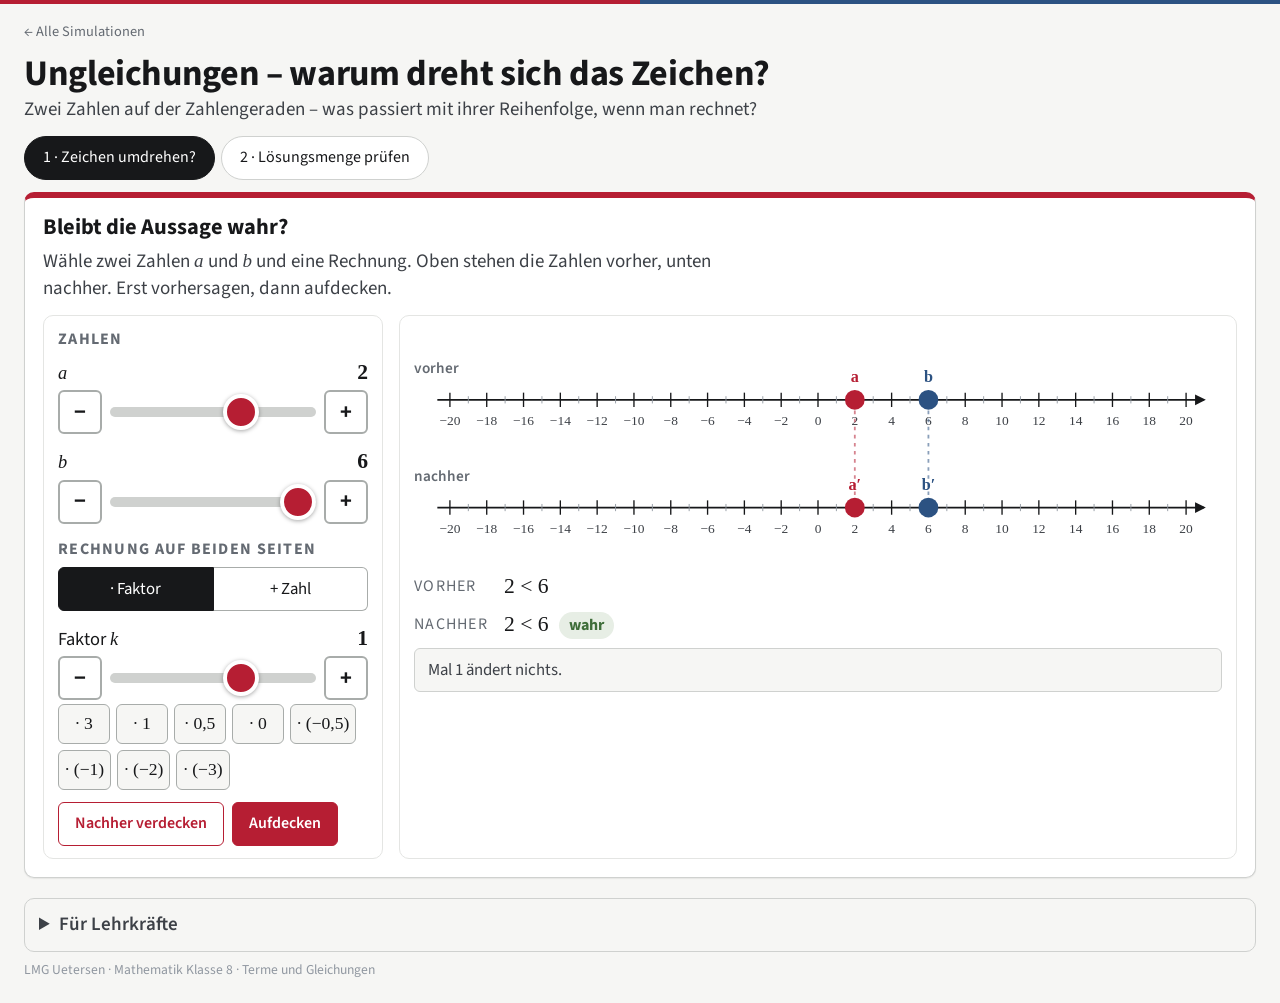
<file: sims/mathe/ungleichungen/index.html>
<!DOCTYPE html>
<html lang="de">
<head>
<meta charset="utf-8">
<meta name="viewport" content="width=device-width, initial-scale=1, viewport-fit=cover">
<title>Ungleichungen – warum dreht sich das Zeichen?</title>
<link rel="preconnect" href="https://fonts.googleapis.com">
<link rel="preconnect" href="https://fonts.gstatic.com" crossorigin>
<link href="https://fonts.googleapis.com/css2?family=Source+Sans+3:ital,wght@0,400;0,600;0,700;1,400&display=swap" rel="stylesheet">
<style>
/* Tokens aus dem LMG-Designsystem (Werte wie in assets/lmg.css, hier eigenständig) */
:root{
  --surface-page:#ffffff; --surface-soft:#f6f6f4; --surface-sunken:#ecece8;
  --fg-1:#17181a; --fg-2:#3d4147; --fg-3:#646a72; --fg-4:#9097a0; --fg-5:#c2c7cd;
  --line-1:#e4e5e3; --line-2:#cfd1cf; --line-3:#a8acaa;
  --mathe:#B61E33; --mathe-soft:#f5e1e3; --mathe-line:#e8b8be; --mathe-ink:#6f0f1c;
  --physik:#2C5282; --physik-soft:#e8eef5; --physik-line:#b9c8da;
  --ok:#3f6e3a; --ok-soft:#e7eee5; --warn:#8a6a1e; --warn-soft:#f3ecd9;
  --hl-soft:#ede5f2; --hl-ink:#6b4a8a;
  --radius-sm:4px; --radius-md:6px; --radius-lg:10px; --radius-pill:999px;
  --shadow-1:0 1px 2px rgba(20,22,25,.04),0 1px 1px rgba(20,22,25,.03);
  --font-math:"Cambria Math","STIX Two Math","STIX Two Text",Cambria,"Times New Roman",Georgia,serif;
}
*{box-sizing:border-box}
html{-webkit-text-size-adjust:100%;touch-action:manipulation}
body{margin:0;background:var(--surface-soft);color:var(--fg-1);
  font-family:"Source Sans 3",-apple-system,BlinkMacSystemFont,"Segoe UI",system-ui,sans-serif;
  font-size:19px;line-height:1.45;-webkit-font-smoothing:antialiased}
button,input,select{font:inherit;color:inherit}
a{color:var(--mathe)}
:focus-visible{outline:2px solid var(--mathe);outline-offset:3px;border-radius:var(--radius-sm)}
.m{font-family:var(--font-math);white-space:nowrap}
.m i{font-style:italic}

.brandline{height:4px;background:linear-gradient(90deg,var(--mathe) 0 50%,var(--physik) 50% 100%)}
.wrap{max-width:1280px;margin:0 auto;padding:0 16px}
@media (min-width:700px){.wrap{padding:0 24px}}
header.top{padding:12px 0 0}
.backlink{display:inline-block;margin:0 0 4px;font-size:.9rem;color:var(--fg-3);text-decoration:none;padding:6px 0}
.backlink:hover{color:var(--fg-1);text-decoration:underline}
h1{font-size:clamp(26px,4vw,36px);line-height:1.15;margin:0;letter-spacing:-.01em}
.sub{margin:2px 0 0;color:var(--fg-2)}

nav.tabs{display:flex;flex-wrap:wrap;gap:6px;margin:12px 0}
nav.tabs button{border:1px solid var(--line-2);background:var(--surface-page);border-radius:var(--radius-pill);padding:6px 18px;cursor:pointer;font-size:1rem;min-height:44px}
nav.tabs button[aria-current="true"]{background:var(--fg-1);color:var(--surface-page);border-color:var(--fg-1)}

.station{display:none;background:var(--surface-page);border:1px solid var(--line-2);border-top:6px solid var(--mathe);border-radius:var(--radius-lg);padding:14px 18px 18px;margin-bottom:20px;box-shadow:var(--shadow-1)}
.station.show{display:block}
h2{font-size:1.4rem;margin:2px 0 6px;line-height:1.2}
.lead{margin:0 0 12px;max-width:80ch;color:var(--fg-2)}

.btn{border:1px solid var(--mathe);background:var(--mathe);color:#fff;border-radius:var(--radius-md);padding:8px 16px;cursor:pointer;display:inline-flex;align-items:center;justify-content:center;font-size:1rem;font-weight:600;min-height:44px}
.btn.ghost{background:var(--surface-page);color:var(--mathe)}
.btn[aria-pressed="true"]{background:var(--mathe-ink);border-color:var(--mathe-ink);color:#fff}
.actions{display:flex;flex-wrap:wrap;gap:8px;align-items:center}

.layout{display:grid;grid-template-columns:1fr;gap:16px}
@media (min-width:980px){.layout{grid-template-columns:340px minmax(0,1fr)}}
.panel{border:1px solid var(--line-1);border-radius:var(--radius-lg);padding:12px 14px;background:var(--surface-page)}
.panel h3{font-size:1rem;margin:0 0 6px;color:var(--fg-3);text-transform:uppercase;letter-spacing:.08em}

.sl{margin:0 0 12px}
.sl-l{display:flex;justify-content:space-between;align-items:baseline;font-size:1.15rem;margin-bottom:2px}
.sl-l output{font-weight:700;font-variant-numeric:tabular-nums;font-family:var(--font-math);font-size:1.35rem}
.sl-row{display:flex;align-items:center;gap:8px}
.step{flex:none;width:44px;height:44px;border:2px solid var(--line-3);border-radius:var(--radius-md);background:var(--surface-page);font-size:1.4rem;font-weight:700;cursor:pointer;line-height:1}
.step:active{background:var(--mathe-soft)}
input[type=range]{-webkit-appearance:none;appearance:none;flex:1;min-width:0;height:44px;background:transparent;margin:0}
input[type=range]::-webkit-slider-runnable-track{height:10px;border-radius:5px;background:var(--line-2)}
input[type=range]::-webkit-slider-thumb{-webkit-appearance:none;width:36px;height:36px;border-radius:50%;background:var(--mathe);border:4px solid #fff;box-shadow:0 1px 4px rgba(0,0,0,.35);margin-top:-13px}
input[type=range]::-moz-range-track{height:10px;border-radius:5px;background:var(--line-2)}
input[type=range]::-moz-range-thumb{width:28px;height:28px;border-radius:50%;background:var(--mathe);border:4px solid #fff;box-shadow:0 1px 4px rgba(0,0,0,.35)}
.seg{display:flex;gap:0;margin:0 0 12px}
.seg button{flex:1;min-height:44px;border:1px solid var(--line-3);background:var(--surface-page);cursor:pointer;font-size:1.05rem}
.seg button:first-child{border-radius:var(--radius-md) 0 0 var(--radius-md)}
.seg button:last-child{border-radius:0 var(--radius-md) var(--radius-md) 0;border-left:0}
.seg button[aria-pressed="true"]{background:var(--fg-1);color:#fff;border-color:var(--fg-1)}
.quick{display:flex;flex-wrap:wrap;gap:6px;margin:4px 0 0}
.quick button{min-width:52px;min-height:40px;border:1px solid var(--line-3);border-radius:var(--radius-md);background:var(--surface-soft);cursor:pointer;font-family:var(--font-math);font-size:1.1rem}

svg.nl{width:100%;height:auto;display:block;user-select:none}
svg.nl .axis{stroke:var(--fg-1);stroke-width:2}
svg.nl .tick{stroke:var(--fg-1);stroke-width:1.5}
svg.nl .tick.small{stroke:var(--fg-4);stroke-width:1}
svg.nl .lab{font-size:15px;fill:var(--fg-2);text-anchor:middle;font-family:var(--font-math)}
svg.nl .rowlab{font-size:17px;fill:var(--fg-3);font-weight:600}
svg.nl .zero{stroke:var(--hl-ink);stroke-width:2;stroke-dasharray:5 5;opacity:0}
svg.nl .zero.on{opacity:.8}
svg.nl .pt{transition:transform .45s cubic-bezier(.22,.61,.36,1)}
svg.nl .pt text{font-size:18px;font-weight:700;text-anchor:middle;font-family:var(--font-math)}
svg.nl .guide{stroke-width:2;stroke-dasharray:4 5;opacity:.55}
svg.nl .ptA circle{fill:var(--mathe)} svg.nl .ptA text{fill:var(--mathe)} svg.nl .gA{stroke:var(--mathe)}
svg.nl .ptB circle{fill:var(--physik)} svg.nl .ptB text{fill:var(--physik)} svg.nl .gB{stroke:var(--physik)}
svg.nl .hidden{opacity:0}

.aussagen{display:grid;grid-template-columns:auto 1fr;gap:6px 16px;align-items:center;margin-top:10px;font-size:1.35rem}
.aussagen .k{color:var(--fg-3);font-size:1rem;text-transform:uppercase;letter-spacing:.08em}
.badge{display:inline-block;margin-left:10px;padding:2px 10px;border-radius:var(--radius-pill);font-family:"Source Sans 3",sans-serif;font-size:1rem;font-weight:700;vertical-align:middle}
.badge.w{background:var(--ok-soft);color:var(--ok)}
.badge.f{background:var(--mathe-soft);color:var(--mathe-ink)}
.hint{margin-top:8px;padding:9px 13px;border-radius:var(--radius-md);background:var(--surface-soft);border:1px solid var(--line-2);color:var(--fg-2);font-size:1.05rem;min-height:2.2em}
.veil{color:var(--fg-4);font-style:italic}

/* Station 2 */
.preset{display:flex;flex-direction:column;gap:6px}
.preset button{text-align:left;min-height:44px;border:1px solid var(--line-3);border-radius:var(--radius-md);background:var(--surface-page);cursor:pointer;padding:6px 12px;font-family:var(--font-math);font-size:1.15rem}
.preset button[aria-pressed="true"]{border:2px solid var(--mathe);background:var(--mathe-soft)}
svg.nl .dotw{fill:var(--ok)} svg.nl .dotf{fill:var(--mathe);opacity:.35}
svg.nl .cursor{stroke:var(--fg-1);stroke-width:2}
svg.nl .rowtxt{font-family:var(--font-math);font-size:19px;fill:var(--fg-1)}
.legende{display:flex;gap:18px;flex-wrap:wrap;color:var(--fg-3);font-size:.95rem;margin-top:6px}
.legende i{display:inline-block;width:12px;height:12px;border-radius:50%;margin-right:6px;vertical-align:-1px}

details.lehrkraft{margin-top:18px;border:1px solid var(--line-2);border-radius:var(--radius-lg);background:var(--surface-soft)}
details.lehrkraft summary{cursor:pointer;padding:12px 14px;font-weight:600;color:var(--fg-2);min-height:44px}
details.lehrkraft .in{padding:0 16px 12px}
details.lehrkraft dl{margin:0}
details.lehrkraft dt{font-weight:700;margin-top:8px}
details.lehrkraft dd{margin:0}
footer{color:var(--fg-4);font-size:.85rem;padding:8px 0 24px}
@media print{.noprint{display:none}}
</style>
</head>
<body>
<div class="brandline"></div>
<div class="wrap">
  <header class="top">
    <a class="backlink noprint" href="../../../katalog.html?stufe=8&amp;fach=mathe">← Alle Simulationen</a>
    <h1>Ungleichungen – warum dreht sich das Zeichen?</h1>
    <p class="sub">Zwei Zahlen auf der Zahlengeraden – was passiert mit ihrer Reihenfolge, wenn man rechnet?</p>
  </header>

  <nav class="tabs" id="tabs" aria-label="Teile">
    <button data-t="s1" aria-current="true">1 · Zeichen umdrehen?</button>
    <button data-t="s2">2 · Lösungsmenge prüfen</button>
  </nav>

  <!-- ===================== Station 1 ===================== -->
  <section class="station show" id="s1">
    <h2>Bleibt die Aussage wahr?</h2>
    <p class="lead">Wähle zwei Zahlen <span class="m"><i>a</i></span> und <span class="m"><i>b</i></span> und eine Rechnung. Oben stehen die Zahlen vorher, unten nachher. Erst vorhersagen, dann aufdecken.</p>
    <div class="layout">
      <div class="panel">
        <h3>Zahlen</h3>
        <div class="sl"><div class="sl-l"><label for="ra"><span class="m"><i>a</i></span></label><output id="oa">2</output></div>
          <div class="sl-row"><button class="step" data-s="ra" data-d="-1" aria-label="a kleiner">−</button><input type="range" id="ra" min="-6" max="6" step="1" value="2"><button class="step" data-s="ra" data-d="1" aria-label="a größer">+</button></div></div>
        <div class="sl"><div class="sl-l"><label for="rb"><span class="m"><i>b</i></span></label><output id="ob">6</output></div>
          <div class="sl-row"><button class="step" data-s="rb" data-d="-1" aria-label="b kleiner">−</button><input type="range" id="rb" min="-6" max="6" step="1" value="6"><button class="step" data-s="rb" data-d="1" aria-label="b größer">+</button></div></div>
        <h3 style="margin-top:14px">Rechnung auf beiden Seiten</h3>
        <div class="seg" role="group" aria-label="Rechenart">
          <button id="opMul" aria-pressed="true">· Faktor</button>
          <button id="opAdd" aria-pressed="false">+ Zahl</button>
        </div>
        <div class="sl" id="slK"><div class="sl-l"><label for="rk" id="lk">Faktor <span class="m"><i>k</i></span></label><output id="ok">1</output></div>
          <div class="sl-row"><button class="step" data-s="rk" data-d="-1" aria-label="kleiner">−</button><input type="range" id="rk" min="-12" max="12" step="1" value="4"><button class="step" data-s="rk" data-d="1" aria-label="größer">+</button></div>
          <div class="quick" id="quickK"></div></div>
        <div class="actions" style="margin-top:12px">
          <button class="btn ghost" id="veilBtn" aria-pressed="false">Nachher verdecken</button>
          <button class="btn" id="showBtn" hidden>Aufdecken</button>
        </div>
      </div>
      <div class="panel">
        <svg class="nl" id="nl1" viewBox="0 0 900 260" aria-label="Zahlengerade vorher und nachher"></svg>
        <div class="aussagen">
          <span class="k">vorher</span><span id="sVor"></span>
          <span class="k">nachher</span><span id="sNach"></span>
        </div>
        <div class="hint" id="hint1"></div>
      </div>
    </div>
  </section>

  <!-- ===================== Station 2 ===================== -->
  <section class="station" id="s2">
    <h2>Stimmt die Lösungsmenge?</h2>
    <p class="lead">Zieh <span class="m"><i>x</i></span> über die Zahlengerade. Jede getestete Zahl hinterlässt einen Punkt: grün, wenn die Ungleichung wahr ist, rot, wenn sie falsch ist. Vergleiche die Zeilen.</p>
    <div class="layout">
      <div class="panel">
        <h3>Ungleichung</h3>
        <div class="preset" id="presets"></div>
        <h3 style="margin-top:14px">Testzahl</h3>
        <div class="sl"><div class="sl-l"><label for="rx"><span class="m"><i>x</i></span></label><output id="ox">0</output></div>
          <div class="sl-row"><button class="step" data-s="rx" data-d="-1" aria-label="x kleiner">−</button><input type="range" id="rx" min="-16" max="16" step="1" value="0"><button class="step" data-s="rx" data-d="1" aria-label="x größer">+</button></div></div>
        <div class="actions">
          <button class="btn" id="sweep">Alle Zahlen testen</button>
          <button class="btn ghost" id="clear">Punkte löschen</button>
        </div>
      </div>
      <div class="panel">
        <svg class="nl" id="nl2" viewBox="0 0 900 330" aria-label="Lösungsmengen auf der Zahlengeraden"></svg>
        <div class="legende"><span><i style="background:var(--ok)"></i>Aussage wahr</span><span><i style="background:var(--mathe);opacity:.35"></i>Aussage falsch</span></div>
        <div class="hint" id="hint2"></div>
      </div>
    </div>
  </section>

  <details class="lehrkraft"><summary>Für Lehrkräfte</summary><div class="in"><dl>
    <dt>Zweck</dt>
    <dd>Demonstration am Beamer im Unterrichtsgespräch (eine Person bedient, die Klasse sagt voraus). Teil 1 zeigt, warum das Relationszeichen beim Multiplizieren mit einer negativen Zahl umgedreht werden muss: Mal eine negative Zahl spiegelt an der 0, dadurch tauschen die Punkte ihre Reihenfolge. Teil 2 macht Lösungsmengen sichtbar und entlarvt den typischen Fehler (nicht umgedreht).</dd>
    <dt>Vorwissen</dt>
    <dd>Äquivalenzumformungen bei Gleichungen; Begriff Ungleichung und Lösungsmenge (kurz vorher eingeführt); Tabelle „Bleibt es wahr?“ mit 2 &lt; 6 im Heft.</dd>
    <dt>Ablauf (ca. 7 min + 3 min)</dt>
    <dd>Teil 1: a = 2, b = 6. Faktor 3, 1, 0,5 zeigen (Abstand ändert sich, Reihenfolge nicht). „Nachher verdecken“ einschalten, Faktor −1 einstellen, Vorhersage per Handzeichen, aufdecken. Danach Faktor langsam von 1 bis −2 ziehen: Bei 0 fallen beide Punkte zusammen, danach liegen sie gespiegelt. Zum Vergleich „+ Zahl“: Verschieben ändert nie die Reihenfolge.<br>Teil 2: Leas Rechnung (−2x + 5 &lt; 11 → x &lt; −3) mit „Alle Zahlen testen“ prüfen; die Zeilen passen nicht zusammen. Korrigierte Zeile stimmt mit der Ausgangsungleichung überein.</dd>
    <dt>Hinweise</dt>
    <dd>Keine Eingaben werden gespeichert. Faktor in Viertelschritten von −3 bis 3, Schnellwahl für typische Werte. Auf dem Lehrerrechner im Vollbild (F11) gut lesbar.</dd>
  </dl></div></details>
  <footer>LMG Uetersen · Mathematik Klasse 8 · Terme und Gleichungen</footer>
</div>

<script>
(function(){
"use strict";
const $=id=>document.getElementById(id);
const NS="http://www.w3.org/2000/svg";
const fmt=v=>{ if(Math.abs(v)<1e-9) v=0; let s=(Math.round(v*100)/100).toString().replace(".",","); return s.replace("-","−"); };
function el(tag,attrs,parent){const e=document.createElementNS(NS,tag);for(const k in attrs)e.setAttribute(k,attrs[k]);if(parent)parent.appendChild(e);return e;}

/* ---------- Tabs ---------- */
document.querySelectorAll("#tabs button").forEach(b=>b.addEventListener("click",()=>{
  document.querySelectorAll("#tabs button").forEach(x=>x.setAttribute("aria-current",x===b?"true":"false"));
  document.querySelectorAll(".station").forEach(s=>s.classList.toggle("show",s.id===b.dataset.t));
}));
/* ---------- Plus/Minus an Reglern ---------- */
document.querySelectorAll(".step").forEach(b=>b.addEventListener("click",()=>{
  const r=$(b.dataset.s); r.value=Math.min(+r.max,Math.max(+r.min,+r.value+(+b.dataset.d))); r.dispatchEvent(new Event("input"));
}));

/* =========================================================
   Station 1
   ========================================================= */
const svg1=$("nl1");
const LO=-20,HI=20,X0=40,X1=860;
const X=v=>X0+(v-LO)/(HI-LO)*(X1-X0);
const YV=80,YN=200;
function axis(svg,y,label,lo,hi,x0,x1,labStep,small){
  const Xf=v=>x0+(v-lo)/(hi-lo)*(x1-x0);
  el("line",{x1:x0-14,y1:y,x2:x1+20,y2:y,class:"axis"},svg);
  el("path",{d:`M${x1+22},${y} l-12,-6 l0,12 z`,fill:"var(--fg-1)"},svg);
  for(let v=lo;v<=hi;v++){
    const major=v%labStep===0;
    if(!major&&!small) continue;
    el("line",{x1:Xf(v),y1:y-(major?8:4),x2:Xf(v),y2:y+(major?8:4),class:"tick"+(major?"":" small")},svg);
    if(major){const t=el("text",{x:Xf(v),y:y+28,class:"lab"},svg);t.textContent=fmt(v);}
  }
  if(label){const t=el("text",{x:0,y:y-30,class:"rowlab"},svg);t.textContent=label;}
}
axis(svg1,YV,"vorher",LO,HI,X0,X1,2,true);
axis(svg1,YN,"nachher",LO,HI,X0,X1,2,true);
const zero=el("line",{x1:X(0),y1:YV-40,x2:X(0),y2:YN+14,class:"zero"},svg1);
const gA=el("line",{class:"guide gA"},svg1), gB=el("line",{class:"guide gB"},svg1);
function point(cls,name,y){
  const g=el("g",{class:"pt "+cls},svg1);
  el("circle",{cx:0,cy:y,r:11},g);
  const t=el("text",{x:0,y:y-20},g); t.textContent=name;
  return g;
}
const pA=point("ptA","a",YV), pB=point("ptB","b",YV), qA=point("ptA","a′",YN), qB=point("ptB","b′",YN);

let mode="mul", veiled=false, revealed=true;
const kVal=()=>mode==="mul"? (+$("rk").value)/4 : +$("rk").value;
function setMode(m){
  mode=m; $("opMul").setAttribute("aria-pressed",m==="mul"); $("opAdd").setAttribute("aria-pressed",m==="add");
  const r=$("rk");
  if(m==="mul"){ r.min=-12; r.max=12; r.value=4; $("lk").innerHTML='Faktor <span class="m"><i>k</i></span>'; }
  else { r.min=-10; r.max=10; r.value=3; $("lk").innerHTML='Zahl <span class="m"><i>c</i></span>'; }
  buildQuick(); hideIfVeiled(); draw1();
}
function buildQuick(){
  const q=$("quickK"); q.innerHTML="";
  const vals= mode==="mul" ? [3,1,0.5,0,-0.5,-1,-2,-3] : [5,2,-2,-5];
  vals.forEach(v=>{const b=document.createElement("button"); b.type="button"; b.textContent=(mode==="mul"?"· ":"+ ")+(v<0?"("+fmt(v)+")":fmt(v));
    b.addEventListener("click",()=>{ $("rk").value= mode==="mul"? v*4 : v; hideIfVeiled(); draw1(); }); q.appendChild(b);});
}
function rel(u,v){ return u<v?"<":(u>v?">":"="); }
function draw1(){
  const a=+$("ra").value, b=+$("rb").value, k=kVal();
  $("oa").textContent=fmt(a); $("ob").textContent=fmt(b); $("ok").textContent=fmt(k);
  const a2= mode==="mul"? k*a : a+k, b2= mode==="mul"? k*b : b+k;
  pA.style.transform=`translateX(${X(a)}px)`; pB.style.transform=`translateX(${X(b)}px)`;
  qA.style.transform=`translateX(${X(a2)}px)`; qB.style.transform=`translateX(${X(b2)}px)`;
  [["x1",X(a)],["y1",YV+12],["x2",X(a2)],["y2",YN-12]].forEach(([k_,v])=>gA.setAttribute(k_,v));
  [["x1",X(b)],["y1",YV+12],["x2",X(b2)],["y2",YN-12]].forEach(([k_,v])=>gB.setAttribute(k_,v));
  const hide = veiled && !revealed;
  zero.classList.toggle("on", mode==="mul" && k<0 && !hide);
  [qA,qB,gA,gB].forEach(n=>n.classList.toggle("hidden",hide));
  const s0=rel(a,b);
  const op = mode==="mul" ? "· "+(k<0?"("+fmt(k)+")":fmt(k)) : (k<0?"− "+fmt(-k):"+ "+fmt(k));
  $("sVor").innerHTML=`<span class="m">${fmt(a)} ${s0} ${fmt(b)}</span>`;
  if(s0==="="){ $("sNach").innerHTML='<span class="veil">Wähle zwei verschiedene Zahlen.</span>'; $("hint1").textContent=""; return; }
  if(hide){ $("sNach").innerHTML=`<span class="m">${fmt(a)} ${op} &nbsp;?&nbsp; ${fmt(b)} ${op}</span> <span class="veil">– erst vorhersagen</span>`; $("hint1").textContent="Wo landen a′ und b′? Bleibt die Aussage wahr?"; return; }
  const wahr = rel(a2,b2)===s0;
  $("sNach").innerHTML=`<span class="m">${fmt(a2)} ${s0} ${fmt(b2)}</span><span class="badge ${wahr?"w":"f"}">${wahr?"wahr":"falsch"}</span>`+
     (!wahr && rel(a2,b2)!=="=" ? ` &nbsp;<span class="m">→ ${fmt(a2)} ${rel(a2,b2)} ${fmt(b2)}</span>` : "");
  let h="";
  if(mode==="add") h="Beim Addieren werden beide Punkte gleich weit verschoben. Die Reihenfolge bleibt.";
  else if(k>1) h="Der Abstand wird größer (gestreckt). Die Reihenfolge bleibt.";
  else if(k===1) h="Mal 1 ändert nichts.";
  else if(k>0) h="Der Abstand wird kleiner (gestaucht). Die Reihenfolge bleibt.";
  else if(k===0) h="Mal 0: Beide Punkte landen auf der 0. Aus „kleiner“ wird „gleich“ – keine Äquivalenzumformung.";
  else h="Negativer Faktor: Die Punkte werden an der 0 gespiegelt. Was links lag, liegt jetzt rechts – das Zeichen muss umgedreht werden.";
  $("hint1").textContent=h;
}
function hideIfVeiled(){ if(veiled){ revealed=false; $("showBtn").hidden=false; } }
["ra","rb","rk"].forEach(id=>$(id).addEventListener("input",()=>{ if(id==="rk") hideIfVeiled(); draw1(); }));
$("opMul").addEventListener("click",()=>setMode("mul"));
$("opAdd").addEventListener("click",()=>setMode("add"));
$("veilBtn").addEventListener("click",()=>{
  veiled=!veiled; $("veilBtn").setAttribute("aria-pressed",veiled);
  $("veilBtn").textContent= veiled? "Verdecken ist an" : "Nachher verdecken";
  revealed=!veiled; $("showBtn").hidden=!veiled; draw1();
});
$("showBtn").addEventListener("click",()=>{ revealed=true; $("showBtn").hidden=true; draw1(); });
setMode("mul");

/* =========================================================
   Station 2
   ========================================================= */
const P2=[
  {name:"−2x + 5 < 11  (Lea)", rows:[
     {t:"−2x + 5 < 11", f:x=>-2*x+5<11, label:"Ausgangsungleichung"},
     {t:"x < −3", f:x=>x<-3, label:"Leas Ergebnis"},
     {t:"x > −3", f:x=>x>-3, label:"korrigiert"}],
   hint:"Leas Zeile ist genau „verkehrt herum“: Beim Teilen durch (−2) hat sie das Zeichen nicht umgedreht. −3 selbst ist in keiner Zeile eine Lösung."},
  {name:"−5x < 2x + 21", rows:[
     {t:"−5x < 2x + 21", f:x=>-5*x<2*x+21, label:"Ausgangsungleichung"},
     {t:"x > −3", f:x=>x>-3, label:"Ergebnis"}],
   hint:"Beide Wege aus dem Buch führen zu x > −3 – die Zeilen stimmen überein."},
  {name:"3x − 4 ≤ 11", rows:[
     {t:"3x − 4 ≤ 11", f:x=>3*x-4<=11+1e-9, label:"Ausgangsungleichung"},
     {t:"x ≤ 5", f:x=>x<=5+1e-9, label:"Ergebnis"}],
   hint:"Bei ≤ gehört der Randpunkt dazu: x = 5 macht die Ungleichung wahr (voller Punkt)."},
  {name:"−x ≥ 2", rows:[
     {t:"−x ≥ 2", f:x=>-x>=2-1e-9, label:"Ausgangsungleichung"},
     {t:"x ≥ −2", f:x=>x>=-2-1e-9, label:"Vorschlag 1"},
     {t:"x ≤ −2", f:x=>x<=-2+1e-9, label:"Vorschlag 2"}],
   hint:"−x ≥ 2 heißt: (−1) · x ≥ 2. Teilen durch (−1) dreht das Zeichen um."},
  {name:"x · 0 < 5 · 0  ?", rows:[
     {t:"x < 5", f:x=>x<5, label:"vorher"},
     {t:"0 · x < 0 · 5", f:x=>0<0, label:"nach „· 0“"}],
   hint:"Nach „· 0“ ist keine einzige Zahl mehr Lösung. Mit 0 multiplizieren ist auch bei Ungleichungen verboten."}
];
const svg2=$("nl2");
const L2=-8,H2=8,A0=60,A1=870;
const X2=v=>A0+(v-L2)/(H2-L2)*(A1-A0);
let cur=0; let tested=new Set();
function buildPresets(){
  const box=$("presets"); box.innerHTML="";
  P2.forEach((p,i)=>{const b=document.createElement("button"); b.type="button"; b.textContent=p.name; b.setAttribute("aria-pressed",i===cur);
    b.addEventListener("click",()=>{cur=i; tested=new Set(); buildPresets(); draw2();}); box.appendChild(b);});
}
function draw2(){
  const p=P2[cur]; const x=(+$("rx").value)/2; $("ox").textContent=fmt(x);
  tested.add(x);
  svg2.innerHTML="";
  const n=p.rows.length, top=50, gap=n===3?100:130;
  svg2.setAttribute("viewBox",`0 0 900 ${top+gap*(n-1)+70}`);
  p.rows.forEach((r,i)=>{
    const y=top+i*gap+20;
    const lab=el("text",{x:0,y:y-30,class:"rowlab"},svg2); lab.textContent=r.label+":";
    const tt=el("text",{x:200,y:y-30,class:"rowtxt"},svg2); tt.textContent=r.t;
    axis(svg2,y,null,L2,H2,A0,A1,1,false);
    [...tested].forEach(v=>{ el("circle",{cx:X2(v),cy:y,r:7,class:r.f(v)?"dotw":"dotf"},svg2); });
  });
  el("line",{x1:X2(x),y1:top-10,x2:X2(x),y2:top+gap*(n-1)+40,class:"cursor"},svg2);
  const res=p.rows.map(r=>r.f(x));
  const same=res.every(v=>v===res[0]);
  $("hint2").innerHTML=`x = ${fmt(x)}: `+p.rows.map((r,i)=>`${r.label} <b style="color:${res[i]?"var(--ok)":"var(--mathe)"}">${res[i]?"wahr":"falsch"}</b>`).join(" · ")+
     (tested.size>20? `<br>${p.hint}`:"");
}
$("rx").addEventListener("input",draw2);
$("clear").addEventListener("click",()=>{tested=new Set(); draw2();});
$("sweep").addEventListener("click",()=>{
  const r=$("rx"); let v=+r.min;
  const t=setInterval(()=>{ r.value=v; draw2(); v++; if(v>+r.max){clearInterval(t);} },45);
});
buildPresets(); draw2();
})();
</script>
</body>
</html>
</file>
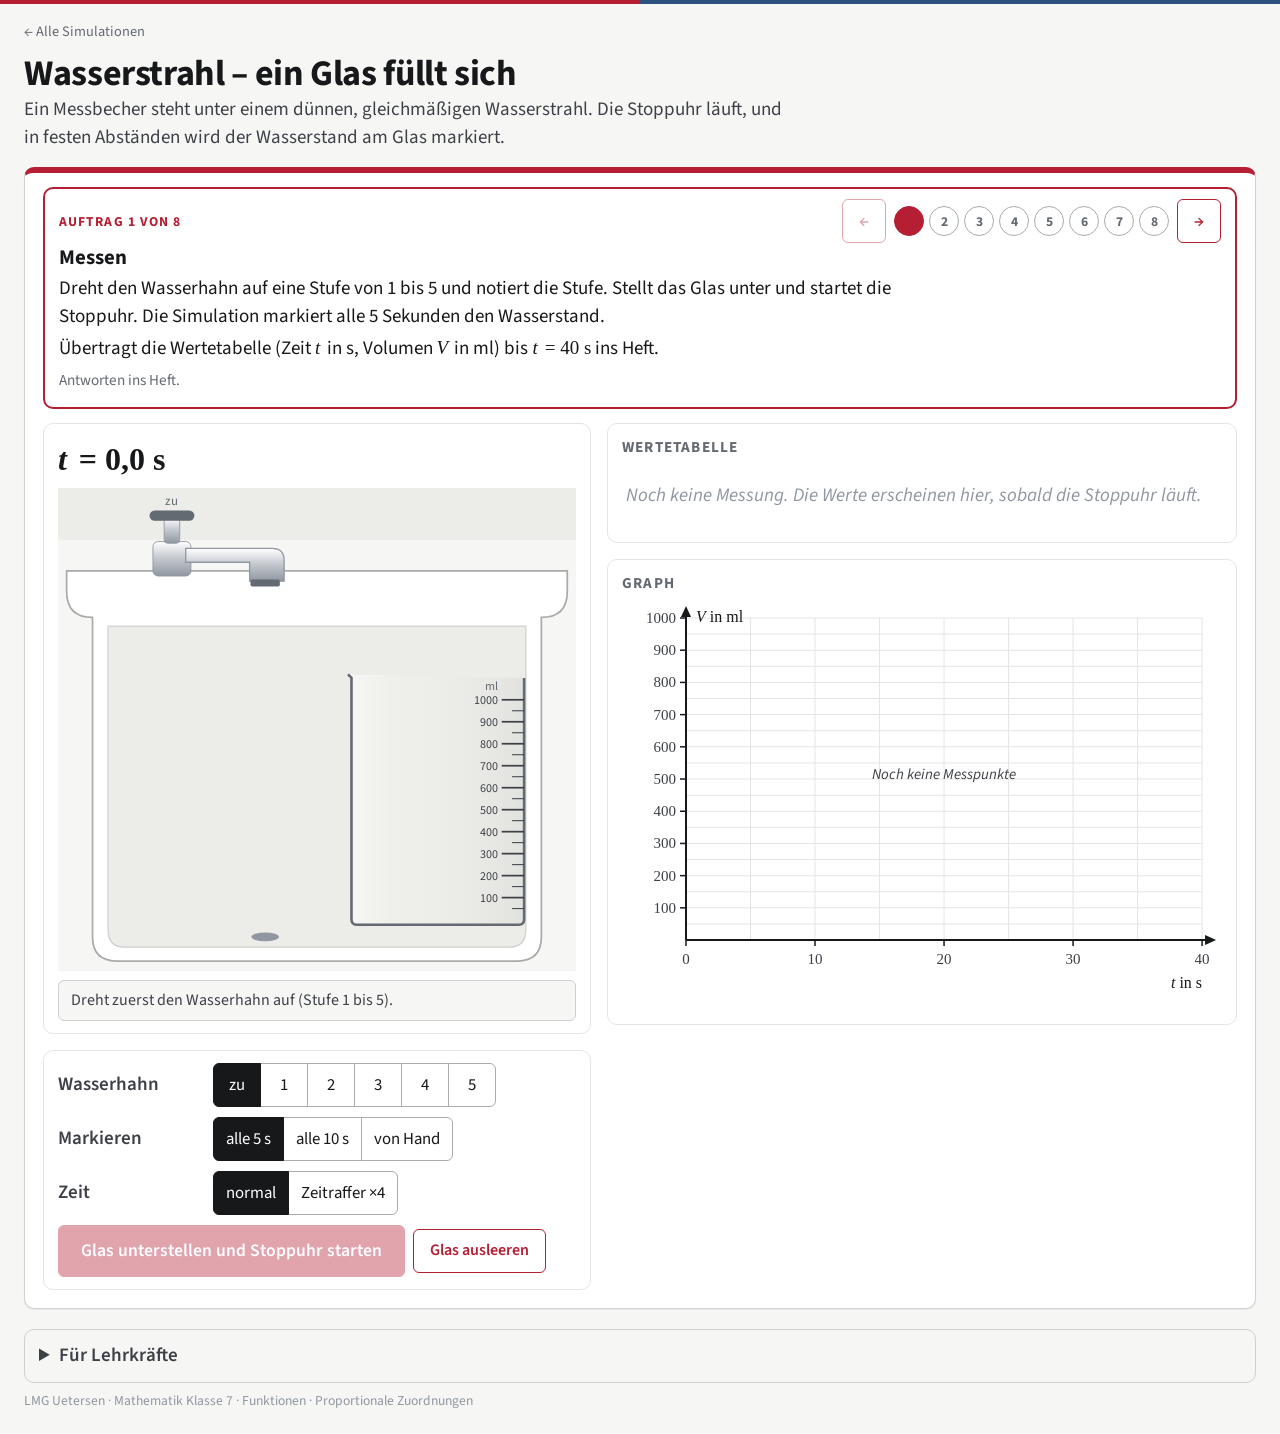
<file: sims/mathe/wasserstrahl/index.html>
<!DOCTYPE html>
<html lang="de">
<head>
<meta charset="utf-8">
<meta name="viewport" content="width=device-width, initial-scale=1, viewport-fit=cover">
<title>Wasserstrahl – ein Glas füllt sich</title>
<link rel="preconnect" href="https://fonts.googleapis.com">
<link rel="preconnect" href="https://fonts.gstatic.com" crossorigin>
<link href="https://fonts.googleapis.com/css2?family=Source+Sans+3:ital,wght@0,400;0,600;0,700;1,400&display=swap" rel="stylesheet">
<style>
/* Tokens aus dem LMG-Designsystem (Werte wie in assets/lmg.css, hier eigenständig) */
:root{
  --surface-page:#ffffff; --surface-soft:#f6f6f4; --surface-sunken:#ecece8;
  --fg-1:#17181a; --fg-2:#3d4147; --fg-3:#646a72; --fg-4:#9097a0; --fg-5:#c2c7cd;
  --line-1:#e4e5e3; --line-2:#cfd1cf; --line-3:#a8acaa;
  --mathe:#B61E33; --mathe-soft:#f5e1e3; --mathe-line:#e8b8be; --mathe-ink:#6f0f1c;
  --physik:#2C5282; --physik-soft:#e8eef5; --physik-line:#b9c8da; --physik-ink:#1d3a5c;
  --ok:#3f6e3a; --ok-soft:#e7eee5; --warn:#8a6a1e; --warn-soft:#f3ecd9;
  --hl-soft:#ede5f2; --hl-ink:#6b4a8a;
  --radius-sm:4px; --radius-md:6px; --radius-lg:10px; --radius-pill:999px;
  --shadow-1:0 1px 2px rgba(20,22,25,.04),0 1px 1px rgba(20,22,25,.03);
  --font-math:"Cambria Math","STIX Two Math","STIX Two Text",Cambria,"Times New Roman",Georgia,serif;
}
*{box-sizing:border-box}
html{-webkit-text-size-adjust:100%;touch-action:manipulation}
body{margin:0;background:var(--surface-soft);color:var(--fg-1);
  font-family:"Source Sans 3",-apple-system,BlinkMacSystemFont,"Segoe UI",system-ui,sans-serif;
  font-size:19px;line-height:1.45;-webkit-font-smoothing:antialiased}
button,input,select{font:inherit;color:inherit}
a{color:var(--mathe)}
:focus-visible{outline:2px solid var(--mathe);outline-offset:3px;border-radius:var(--radius-sm)}
.m{font-family:var(--font-math);white-space:nowrap}
.m i{font-style:italic;padding-right:.12em}

.brandline{height:4px;background:linear-gradient(90deg,var(--mathe) 0 50%,var(--physik) 50% 100%)}
.wrap{max-width:1280px;margin:0 auto;padding:0 16px}
@media (min-width:700px){.wrap{padding:0 24px}}
header.top{padding:12px 0 8px}
.backlink{display:inline-block;margin:0 0 4px;font-size:.9rem;color:var(--fg-3);text-decoration:none;padding:6px 0}
.backlink:hover{color:var(--fg-1);text-decoration:underline}
h1{font-size:clamp(26px,4vw,36px);line-height:1.15;margin:0;letter-spacing:-.01em}
.sub{margin:2px 0 0;color:var(--fg-2);max-width:85ch}

.station{background:var(--surface-page);border:1px solid var(--line-2);border-top:6px solid var(--mathe);border-radius:var(--radius-lg);padding:14px 18px 18px;margin:8px 0 20px;box-shadow:var(--shadow-1)}

/* Aufträge */
.auftrag{border:2px solid var(--mathe);border-radius:var(--radius-lg);padding:10px 14px 12px;margin:0 0 14px}
.auftrag.schnell{border-color:var(--hl-ink)}
.auftrag .kopfzeile{display:flex;flex-wrap:wrap;align-items:center;gap:8px 14px;justify-content:space-between}
.auftrag .anr{font-size:.85rem;font-weight:700;letter-spacing:.08em;text-transform:uppercase;color:var(--mathe)}
.auftrag.schnell .anr{color:var(--hl-ink)}
.auftrag h2{font-size:1.3rem;margin:2px 0 4px;line-height:1.25}
.auftrag p{margin:4px 0;max-width:95ch}
.auftrag ul{margin:4px 0;padding-left:1.3em}
.auftrag .heft{color:var(--fg-3);font-size:.95rem;margin-top:6px}
.nav{display:flex;align-items:center;gap:8px}
.punkte{display:flex;gap:5px}
.punkte button{width:30px;height:30px;border-radius:50%;border:1.5px solid var(--line-3);background:var(--surface-page);font-size:.85rem;font-weight:700;color:var(--fg-3);cursor:pointer;padding:0}
.punkte button[aria-current="true"]{background:var(--mathe);border-color:var(--mathe);color:#fff}
.punkte button.gesehen{border-color:var(--mathe);color:var(--mathe)}
.punkte button.schnell[aria-current="true"]{background:var(--hl-ink);border-color:var(--hl-ink)}

.btn{border:1px solid var(--mathe);background:var(--mathe);color:#fff;border-radius:var(--radius-md);padding:8px 16px;cursor:pointer;display:inline-flex;align-items:center;justify-content:center;gap:6px;font-size:1rem;font-weight:600;min-height:44px}
.btn.ghost{background:var(--surface-page);color:var(--mathe)}
.btn[aria-pressed="true"]{background:var(--mathe-ink);border-color:var(--mathe-ink);color:#fff}
.btn:disabled{opacity:.4;cursor:default}
.btn.gross{font-size:1.1rem;min-height:52px;padding:8px 22px}
.actions{display:flex;flex-wrap:wrap;gap:8px;align-items:center}

.layout{display:grid;grid-template-columns:1fr;gap:16px}
@media (min-width:900px){.layout{grid-template-columns:minmax(0,1fr) minmax(0,1.15fr)}}
.panel{border:1px solid var(--line-1);border-radius:var(--radius-lg);padding:12px 14px;background:var(--surface-page);min-width:0}
.panel + .panel{margin-top:16px}
.panel h3{font-size:.95rem;margin:0 0 6px;color:var(--fg-3);text-transform:uppercase;letter-spacing:.08em}
.zeile{display:flex;flex-wrap:wrap;align-items:center;gap:6px 12px;margin:0 0 10px}
.zeile > .lab{min-width:7.5em;font-weight:600;color:var(--fg-2)}

.seg{display:inline-flex;flex-wrap:wrap}
.seg button{min-width:48px;min-height:44px;border:1px solid var(--line-3);background:var(--surface-page);cursor:pointer;font-size:1.05rem;padding:4px 12px;margin-left:-1px}
.seg button:first-child{border-radius:var(--radius-md) 0 0 var(--radius-md);margin-left:0}
.seg button:last-child{border-radius:0 var(--radius-md) var(--radius-md) 0}
.seg button[aria-pressed="true"]{background:var(--fg-1);color:#fff;border-color:var(--fg-1);position:relative}
.seg button:disabled{opacity:.45;cursor:default}

.uhr{display:flex;align-items:baseline;gap:10px;margin:0 0 6px}
.uhr .wert{font-family:var(--font-math);font-size:2rem;font-weight:700;font-variant-numeric:tabular-nums}
.uhr .info{color:var(--fg-3);font-size:.95rem}
svg.szene{width:100%;height:auto;display:block;user-select:none;-webkit-user-select:none;max-height:62vh}
@media (max-width:899px){svg.szene{max-height:44vh}}
.hinweis{margin-top:8px;padding:8px 12px;border-radius:var(--radius-md);background:var(--surface-soft);border:1px solid var(--line-2);color:var(--fg-2);font-size:1rem;min-height:2.3em}
.hinweis.ok{background:var(--ok-soft);border-color:var(--ok);color:var(--ok)}

/* Tabelle */
.reihen{display:flex;flex-wrap:wrap;gap:6px;margin:0 0 8px}
.reihen button{display:inline-flex;align-items:center;gap:6px;min-height:40px;padding:4px 12px;border:1px solid var(--line-2);border-radius:var(--radius-pill);background:var(--surface-page);cursor:pointer;font-size:.95rem;font-weight:600;color:var(--fg-2)}
.reihen button i{width:12px;height:12px;border-radius:50%;display:inline-block}
.reihen button[aria-pressed="true"]{border:2px solid var(--fg-1);color:var(--fg-1)}
.tabwrap{overflow-x:auto;-webkit-overflow-scrolling:touch;border:1px solid var(--line-2);border-radius:var(--radius-md)}
table.wt{border-collapse:collapse;font-variant-numeric:tabular-nums;font-size:1.05rem}
table.wt th,table.wt td{border:1px solid var(--line-2);padding:5px 10px;text-align:center;white-space:nowrap;min-width:3.2em}
table.wt th{background:var(--surface-soft);text-align:left;font-weight:600;position:sticky;left:0;z-index:1;min-width:8.5em}
table.wt tr.quot td{color:var(--mathe-ink);background:var(--mathe-soft)}
table.wt tr.quot th{background:var(--mathe-soft);color:var(--mathe-ink)}
table.wt td.neu{animation:neu 1s ease-out}
@keyframes neu{from{background:var(--warn-soft)}to{background:transparent}}
.leer{color:var(--fg-4);font-style:italic;padding:10px 4px}
svg.graph{width:100%;height:auto;display:block;user-select:none}
svg.graph .gitter{stroke:var(--line-1);stroke-width:1}
svg.graph .achse{stroke:var(--fg-1);stroke-width:2}
svg.graph text{font-size:15px;fill:var(--fg-2);font-family:var(--font-math)}
svg.graph text.alab{font-size:16px;fill:var(--fg-1)}
.legende{display:flex;gap:14px;flex-wrap:wrap;color:var(--fg-3);font-size:.95rem;margin-top:4px}
.legende i{display:inline-block;width:12px;height:12px;border-radius:50%;margin-right:6px;vertical-align:-1px}

details.lehrkraft{margin-top:18px;border:1px solid var(--line-2);border-radius:var(--radius-lg);background:var(--surface-soft)}
details.lehrkraft summary{cursor:pointer;padding:12px 14px;font-weight:600;color:var(--fg-2);min-height:44px}
details.lehrkraft .in{padding:0 16px 12px}
details.lehrkraft dl{margin:0}
details.lehrkraft dt{font-weight:700;margin-top:8px}
details.lehrkraft dd{margin:0}
footer{color:var(--fg-4);font-size:.85rem;padding:8px 0 24px}
[hidden]{display:none!important}
@media print{.noprint{display:none}}
</style>
</head>
<body>
<div class="brandline"></div>
<div class="wrap">
  <header class="top">
    <a class="backlink noprint" href="../../../katalog.html?stufe=7&amp;fach=mathe">← Alle Simulationen</a>
    <h1>Wasserstrahl – ein Glas füllt sich</h1>
    <p class="sub">Ein Messbecher steht unter einem dünnen, gleichmäßigen Wasserstrahl. Die Stoppuhr läuft, und in festen Abständen wird der Wasserstand am Glas markiert.</p>
  </header>

  <section class="station">
    <div class="auftrag" id="auftrag"></div>

    <div class="layout">
      <!-- ============ links: Versuch ============ -->
      <div>
        <div class="panel">
          <div class="uhr"><span class="wert" id="uhr">t = 0,0 s</span><span class="info" id="uhrInfo"></span></div>
          <svg class="szene" id="szene" viewBox="0 0 600 560" aria-label="Waschbecken mit Wasserhahn und Glas"></svg>
          <div class="hinweis" id="hinweis"></div>
        </div>
        <div class="panel">
          <div class="zeile"><span class="lab">Wasserhahn</span>
            <div class="seg" id="hahn" role="group" aria-label="Wasserhahn">
              <button data-v="0" aria-pressed="true">zu</button><button data-v="1" aria-pressed="false">1</button><button data-v="2" aria-pressed="false">2</button><button data-v="3" aria-pressed="false">3</button><button data-v="4" aria-pressed="false">4</button><button data-v="5" aria-pressed="false">5</button>
            </div>
          </div>
          <div class="zeile"><span class="lab">Markieren</span>
            <div class="seg" id="takt" role="group" aria-label="Markieren">
              <button data-v="5" aria-pressed="true">alle 5 s</button><button data-v="10" aria-pressed="false">alle 10 s</button><button data-v="0" aria-pressed="false">von Hand</button>
            </div>
          </div>
          <div class="zeile"><span class="lab">Zeit</span>
            <div class="seg" id="tempo" role="group" aria-label="Zeit">
              <button data-v="1" aria-pressed="true">normal</button><button data-v="4" aria-pressed="false">Zeitraffer ×4</button>
            </div>
          </div>
          <div class="zeile" id="gefaessZeile" hidden><span class="lab">Gefäß</span>
            <div class="seg" id="gefaess" role="group" aria-label="Gefäß">
              <button data-v="becher" aria-pressed="true">Messbecher</button><button data-v="kolben" aria-pressed="false">Erlenmeyerkolben</button>
            </div>
          </div>
          <div class="actions">
            <button class="btn gross" id="start">Glas unterstellen und Stoppuhr starten</button>
            <button class="btn gross ghost" id="markBtn" hidden>Jetzt markieren</button>
            <button class="btn ghost" id="leeren">Glas ausleeren</button>
          </div>
        </div>
      </div>

      <!-- ============ rechts: Auswertung ============ -->
      <div>
        <div class="panel">
          <h3>Wertetabelle</h3>
          <div class="reihen" id="reihen"></div>
          <div id="tabelle"></div>
          <div class="actions" style="margin-top:10px">
            <button class="btn ghost" id="quotBtn" aria-pressed="false" hidden>Quotient zeigen</button>
          </div>
        </div>
        <div class="panel">
          <h3>Graph</h3>
          <svg class="graph" id="graph" viewBox="0 0 600 400" aria-label="Graph der Messwerte"></svg>
          <div class="legende" id="legende"></div>
          <div class="actions" style="margin-top:8px">
            <button class="btn ghost" id="linealBtn" aria-pressed="false" hidden>Lineal anlegen</button>
          </div>
        </div>
      </div>
    </div>
  </section>

  <details class="lehrkraft"><summary>Für Lehrkräfte</summary><div class="in"><dl>
    <dt>Zweck</dt>
    <dd>Ersatz für das Einstiegsexperiment am Waschbecken (Becherglas unter dünnem Wasserstrahl, Wasserstand in festen Zeitabständen markieren), das an modernen Wasserhähnen scheitert, weil sich kein dünner, gleichmäßiger Strahl einstellen lässt. Erste Erkundung proportionaler Zuordnungen: gleiche Abstände der Markierungen, Vervielfachen (doppelte Zeit → doppeltes Volumen), Quotientengleichheit, Ursprungsgerade, Formel <span class="m"><i>V</i> = <i>q</i> · <i>t</i></span>. Die Aufträge vermeiden bewusst die Fachbegriffe „proportional“ und „Proportionalitätsfaktor“; sie werden danach eingeführt (Skript 2, Folien 48 ff.).</dd>
    <dt>Vorwissen</dt>
    <dd>Zuordnung, Wertetabelle, Graph einer Zuordnung, Funktionsterm (Skript 2, vorherige Stunden).</dd>
    <dt>Ablauf (30 min)</dt>
    <dd>2er-/3er-Gruppen an einem iPad, Antworten ins Heft. Aufträge 1–6 sind der Kern, Auftrag 7 vergleicht zwei Strahlstärken, Auftrag 8 ist für Schnelle (Gegenbeispiel). Danach werden vier Gruppen per Zufall eingesammelt bzw. vorgestellt. Es lohnt sich, die Gruppen verschiedene Stufen wählen zu lassen: In der Besprechung haben alle Tabellen die gleichen Eigenschaften, aber verschiedene Quotienten.</dd>
    <dt>Werte</dt>
    <dd>Hahnstufe 1–5 entspricht 4, 6, 8, 10 bzw. 12 ml pro Sekunde (wird in der Simulation nicht angezeigt). Messbecher bis 1000 ml. Bei „alle 5 s“ ergeben sich glatte Werte; „von Hand“ liefert krumme Zeiten (eine Nachkommastelle) und ganzzahlig abgelesene Volumina, die Quotienten sind dann nur ungefähr gleich – gut für die Frage, ob kleine Abweichungen Messfehler sind.<br>
    Erlenmeyerkolben (Auftrag 8): Kegelstumpf, unten 10 cm, oben 3,2 cm Durchmesser, 12 cm hoch, darüber ein Hals bis 16 cm. Die Füllhöhe wächst nicht gleichmäßig, die Quotienten <span class="m"><i>h</i> : <i>t</i></span> steigen, die Punkte liegen nicht auf einer Geraden. Das Volumen wäre weiterhin gleichmäßig – mögliche Anschlussfrage.</dd>
    <dt>Hinweise</dt>
    <dd>„Quotient zeigen“ erscheint ab Auftrag 4, „Lineal anlegen“ ab Auftrag 5, der Gefäßwechsel ab Auftrag 8. Während einer Messung lässt sich der Hahn nicht verstellen; für eine neue Stufe das Glas ausleeren. Alte Markierungen bleiben am Glas (wie beim echten Filzstift), die Messreihen lassen sich in der Tabelle umschalten. Nichts wird gespeichert; beim Neuladen ist alles leer.</dd>
  </dl></div></details>
  <footer>LMG Uetersen · Mathematik Klasse 7 · Funktionen · Proportionale Zuordnungen</footer>
</div>

<script>
(function(){
"use strict";
const $=id=>document.getElementById(id);
const M=s=>`<span class="m">${s}</span>`;
const fmt=(v,d)=>{ const p=Math.pow(10,d==null?2:d); let s=(Math.round(v*p)/p).toString(); return s.replace(".",","); };

/* ---------------- Gefäße ----------------
   Längen in cm, Volumen in ml (= cm³). Zeichenmaßstab 20 px pro cm. */
const PX=20, BODEN=500;
const R0=5, R1=1.6, HK=12, HHALS=16;
const KK=(R0-R1)/HK;
const VK=h=>h<=HK ? Math.PI*(Math.pow(R0,3)-Math.pow(R0-KK*h,3))/(3*KK) : VK(HK)+Math.PI*R1*R1*(h-HK);
const VK12=VK(HK);
const GEF={
  becher:{name:"Messbecher", sym:"V", groesse:"Volumen", einheit:"ml", dig:0, cap:1000, ymax:1000, ystep:100,
          hoehe:vol=>vol/(Math.PI*R0*R0), wert:vol=>Math.round(vol), radius:()=>R0, rand:14},
  kolben:{name:"Erlenmeyerkolben", sym:"h", groesse:"Füllhöhe", einheit:"cm", dig:1, cap:VK(HHALS), ymax:16, ystep:2,
          hoehe:vol=> vol<=VK12 ? (R0-Math.cbrt(Math.pow(R0,3)-3*KK*vol/Math.PI))/KK : HK+(vol-VK12)/(Math.PI*R1*R1),
          wert:vol=>Math.round(GEF.kolben.hoehe(vol)*10)/10, radius:h=>h<=HK?R0-KK*h:R1, rand:16.6}
};
const FLUSS=[0,4,6,8,10,12];                     // ml pro s je Hahnstufe
const FARBEN=["var(--mathe)","var(--physik)","var(--hl-ink)","var(--ok)","var(--warn)"];

/* ---------------- Zustand ---------------- */
const S={stufe:0, takt:5, tempo:1, gef:"becher", laeuft:false, voll:false, t:0, reihen:[], akt:null, zeige:null,
         quot:false, lineal:false, auf:0, aufMax:0, neuIdx:-1};

/* ---------------- Aufträge ---------------- */
const AUF=[
 {titel:"Messen",
  text:`<p>Dreht den Wasserhahn auf eine Stufe von 1 bis 5 und notiert die Stufe. Stellt das Glas unter und startet die Stoppuhr. Die Simulation markiert alle 5 Sekunden den Wasserstand.</p>
        <p>Übertragt die Wertetabelle (Zeit ${M("<i>t</i>")} in s, Volumen ${M("<i>V</i>")} in ml) bis ${M("<i>t</i> = 40 s")} ins Heft.</p>`},
 {titel:"Markierungen am Glas",
  text:`<p>Schaut euch die Markierungen am Glas an. Was fällt euch an ihren Abständen auf? Woran liegt das?</p>`},
 {titel:"Doppelt so lange",
  text:`<p>Was passiert mit dem Volumen, wenn die Zeit verdoppelt, verdreifacht oder halbiert wird?</p>
        <p>Zeigt es an mindestens drei Beispielen in eurer Tabelle. Markiert dazu mit Pfeilen über und unter der Tabelle, z. B. ${M("· 2")}.</p>`},
 {titel:"Wie viel pro Sekunde?",
  text:`<p>Berechnet für jedes Wertepaar ${M("<i>V</i> : <i>t</i>")}. Was stellt ihr fest? Was bedeutet die Zahl, die herauskommt, für das Wasser?</p>
        <p>Vergleicht danach mit „Quotient zeigen“ unter der Tabelle.</p>`},
 {titel:"Der Graph",
  text:`<p>Zeichnet den Graphen ins Heft (${M("<i>t</i>")} nach rechts, ${M("<i>V</i>")} nach oben). Beschreibt: Wie liegen die Punkte? Wo beginnt der Graph, und warum gerade dort?</p>
        <p>Prüft eure Beschreibung mit „Lineal anlegen“ unter dem Graphen.</p>`},
 {titel:"Eine Formel",
  text:`<p>Stellt eine Formel auf, mit der man ${M("<i>V</i>")} aus ${M("<i>t</i>")} berechnen kann. Berechnet damit:</p>
        <ul><li>Wie viel Wasser ist nach 60 s im Glas?</li><li>Nach wie vielen Sekunden ist das Glas mit 1000 ml voll?</li></ul>
        <p>Lasst die Messung weiterlaufen und prüft eure Rechnung.</p>`},
 {titel:"Ein anderer Strahl",
  text:`<p>Leert das Glas, wählt eine andere Stufe und messt noch einmal. Vergleicht beide Messreihen: Was ändert sich in der Tabelle, beim Quotienten und im Graphen? Was bleibt gleich?</p>`},
 {titel:"Für Schnelle: ein anderes Gefäß", schnell:true,
  text:`<p>Wechselt unten zum Erlenmeyerkolben. Jetzt wird die Füllhöhe ${M("<i>h</i>")} in cm am Lineal gemessen.</p>
        <p>Wächst die Füllhöhe genauso gleichmäßig wie das Volumen im Messbecher? Begründet mit den Markierungen, der Tabelle, dem Quotienten ${M("<i>h</i> : <i>t</i>")} und dem Graphen.</p>`}
];
function zeigeAuftrag(){
  const a=AUF[S.auf];
  S.aufMax=Math.max(S.aufMax,S.auf);
  const box=$("auftrag");
  box.className="auftrag"+(a.schnell?" schnell":"");
  let dots=AUF.map((x,i)=>`<button data-i="${i}" class="${i<=S.aufMax?'gesehen':''}${x.schnell?' schnell':''}" aria-current="${i===S.auf}" aria-label="Auftrag ${i+1}">${i+1}</button>`).join("");
  box.innerHTML=`<div class="kopfzeile"><span class="anr">Auftrag ${S.auf+1} von ${AUF.length}</span>
     <div class="nav noprint"><button class="btn ghost" id="zur" ${S.auf===0?"disabled":""} aria-label="Vorheriger Auftrag">←</button>
     <div class="punkte">${dots}</div>
     <button class="btn ghost" id="vor" ${S.auf===AUF.length-1?"disabled":""} aria-label="Nächster Auftrag">→</button></div></div>
     <h2>${a.titel}</h2>${a.text}<p class="heft">Antworten ins Heft.</p>`;
  $("zur").onclick=()=>{S.auf=Math.max(0,S.auf-1);zeigeAuftrag();};
  $("vor").onclick=()=>{S.auf=Math.min(AUF.length-1,S.auf+1);zeigeAuftrag();};
  box.querySelectorAll(".punkte button").forEach(b=>b.onclick=()=>{S.auf=+b.dataset.i;zeigeAuftrag();});
  // Werkzeuge erst freischalten, wenn der passende Auftrag erreicht ist
  $("quotBtn").hidden=S.aufMax<3;
  $("linealBtn").hidden=S.aufMax<4;
  $("gefaessZeile").hidden=S.aufMax<7;
}

/* ---------------- Bedienung ---------------- */
function seg(id,key,parse,onchange){
  document.querySelectorAll(`#${id} button`).forEach(b=>b.addEventListener("click",()=>{
    if(b.disabled) return;
    S[key]=parse(b.dataset.v);
    document.querySelectorAll(`#${id} button`).forEach(x=>x.setAttribute("aria-pressed",x===b?"true":"false"));
    if(onchange) onchange();
    aktualisiere();
  }));
}
seg("hahn","stufe",Number);
seg("takt","takt",Number);
seg("tempo","tempo",Number);
seg("gefaess","gef",String,()=>{ neueReihe(); });

function neueReihe(){ S.akt=null; S.laeuft=false; S.voll=false; S.t=0; }

$("start").addEventListener("click",()=>{
  if(S.voll) return;
  if(!S.akt){
    if(S.stufe===0) return;
    const r={nr:S.reihen.length+1, gef:S.gef, stufe:S.stufe, q:FLUSS[S.stufe], takt:S.takt,
             farbe:FARBEN[S.reihen.length%FARBEN.length], marks:[]};
    S.reihen.push(r); S.akt=r; S.zeige=r; S.t=0;
    markiere(0);
    S.laeuft=true;
  } else S.laeuft=!S.laeuft;
  letzte=null; aktualisiere(); tabelle(); graph();
});
$("leeren").addEventListener("click",()=>{ neueReihe(); aktualisiere(); tabelle(); graph(); });
$("markBtn").addEventListener("click",()=>{ if(S.akt&&S.laeuft) { markiere(Math.round(S.t*10)/10); tabelle(); graph(); } });
$("quotBtn").addEventListener("click",()=>{ S.quot=!S.quot; $("quotBtn").setAttribute("aria-pressed",S.quot); $("quotBtn").textContent=S.quot?"Quotient verbergen":"Quotient zeigen"; tabelle(); });
$("linealBtn").addEventListener("click",()=>{ S.lineal=!S.lineal; $("linealBtn").setAttribute("aria-pressed",S.lineal); $("linealBtn").textContent=S.lineal?"Lineal wegnehmen":"Lineal anlegen"; graph(); });

function volumen(t){ return S.akt ? Math.min(S.akt.q*t, GEF[S.akt.gef].cap) : 0; }
function markiere(t){
  const r=S.akt, g=GEF[r.gef], vol=volumen(t);
  if(r.marks.length && Math.abs(r.marks[r.marks.length-1].t-t)<1e-6) return;
  r.marks.push({t:t, w:g.wert(vol), h:g.hoehe(vol)});
  S.neuIdx=r.marks.length-1;
}

/* Bedienelemente sperren/freigeben, Texte setzen */
function aktualisiere(){
  const mitten=!!S.akt;
  document.querySelectorAll("#hahn button,#takt button,#gefaess button").forEach(b=>b.disabled=mitten);
  const st=$("start");
  if(!S.akt){ st.textContent="Glas unterstellen und Stoppuhr starten"; st.disabled=S.stufe===0; }
  else if(S.voll){ st.textContent="Das Glas ist voll"; st.disabled=true; }
  else { st.textContent=S.laeuft?"Anhalten":"Weiterlaufen lassen"; st.disabled=false; }
  $("markBtn").hidden=!(S.akt&&S.takt===0);
  $("markBtn").disabled=!S.laeuft;
  const h=$("hinweis"); h.className="hinweis";
  if(!S.akt && S.stufe===0) h.textContent="Dreht zuerst den Wasserhahn auf (Stufe 1 bis 5).";
  else if(!S.akt) h.textContent=`Stufe ${S.stufe}: Das Wasser läuft ins Becken. Wenn der Strahl passt, stellt das Glas unter – die Stoppuhr startet sofort.`;
  else if(S.voll){ h.className="hinweis ok"; h.textContent=`Das Glas ist voll. Für eine neue Messung: „Glas ausleeren“.`; }
  else if(!S.laeuft) h.textContent="Angehalten. Der Hahn bleibt so eingestellt, bis ihr das Glas ausleert.";
  else h.textContent=S.takt===0?"Drückt „Jetzt markieren“, um den Wasserstand zu markieren.":`Die Stoppuhr läuft. Alle ${S.takt} s wird der Wasserstand markiert.`;
  $("uhrInfo").textContent=S.akt?`Messreihe ${S.akt.nr} · Stufe ${S.akt.stufe}`:"";
}

/* ---------------- Szene ---------------- */
const NS="http://www.w3.org/2000/svg";
const szene=$("szene");
const MITTE=240, SEITE=440, AUSLAUF_Y=118;
szene.innerHTML=`
  <defs>
    <linearGradient id="chrom" x1="0" x2="0" y1="0" y2="1"><stop offset="0" stop-color="#ffffff"/><stop offset=".5" stop-color="var(--fg-5)"/><stop offset="1" stop-color="var(--fg-4)"/></linearGradient>
    <linearGradient id="glas" x1="0" x2="1"><stop offset="0" stop-color="#ffffff" stop-opacity=".55"/><stop offset=".25" stop-color="#ffffff" stop-opacity=".15"/><stop offset="1" stop-color="var(--line-2)" stop-opacity=".35"/></linearGradient>
  </defs>
  <rect x="0" y="0" width="600" height="560" fill="var(--surface-soft)"/>
  <rect x="0" y="0" width="600" height="60" fill="var(--surface-sunken)"/>
  <!-- Becken -->
  <path d="M10,96 L590,96 L590,120 Q590,150 560,150 L560,520 Q560,548 532,548 L68,548 Q40,548 40,520 L40,150 Q10,150 10,120 Z" fill="#ffffff" stroke="var(--line-3)" stroke-width="2"/>
  <path d="M58,160 L542,160 L542,512 Q542,532 522,532 L78,532 Q58,532 58,512 Z" fill="var(--surface-sunken)" stroke="var(--line-2)" stroke-width="1.5"/>
  <ellipse cx="${MITTE}" cy="${BODEN+20}" rx="16" ry="5" fill="var(--fg-4)"/>
  <!-- Wasserhahn -->
  <rect x="${MITTE-130}" y="62" width="44" height="40" rx="6" fill="url(#chrom)" stroke="var(--fg-4)"/>
  <path d="M${MITTE-92},70 L${MITTE+8},70 Q${MITTE+22},70 ${MITTE+22},84 L${MITTE+22},${AUSLAUF_Y-10} L${MITTE-22+4},${AUSLAUF_Y-10} L${MITTE-18},86 L${MITTE-92},86 Z" fill="url(#chrom)" stroke="var(--fg-4)" stroke-width="1.5"/>
  <rect x="${MITTE-17}" y="${AUSLAUF_Y-12}" width="34" height="8" rx="2" fill="var(--fg-3)"/>
  <g id="griff"><rect x="${MITTE-117}" y="34" width="18" height="30" rx="4" fill="url(#chrom)" stroke="var(--fg-4)"/><rect x="${MITTE-134}" y="26" width="52" height="12" rx="6" fill="var(--fg-3)"/></g>
  <text id="griffText" x="${MITTE-108}" y="20" text-anchor="middle" font-size="15" fill="var(--fg-3)" font-family="Source Sans 3, sans-serif">zu</text>
  <g id="dyn"></g>`;
const dyn=$("dyn");

function kolbenPfad(cx,hMax,aussen){
  // Umriss (aussen=true) bzw. Wasserfläche bis Höhe hMax
  const g=GEF.kolben, pts=[];
  const hs=[0]; if(hMax>HK) hs.push(HK); hs.push(hMax);
  const w=aussen?3:0;
  hs.forEach(h=>pts.push([cx-g.radius(Math.min(h,HHALS))*PX-w, BODEN-h*PX]));
  const rechts=hs.slice().reverse().map(h=>[cx+g.radius(Math.min(h,HHALS))*PX+w, BODEN-h*PX]);
  return "M"+pts.concat(rechts).map(p=>p[0].toFixed(1)+","+p[1].toFixed(1)).join(" L")+" Z";
}
function zeichneSzene(){
  const gefName=S.akt?S.akt.gef:S.gef, g=GEF[gefName];
  const unter=!!S.akt;
  const cx=unter?MITTE:SEITE;
  const vol=volumen(S.t), h=g.hoehe(vol);
  const q=FLUSS[S.akt?S.akt.stufe:S.stufe];
  let s="";
  // Glas + Wasser
  if(gefName==="becher"){
    const r=R0*PX, top=BODEN-g.rand*PX;
    s+=`<rect x="${cx-r}" y="${BODEN-h*PX}" width="${2*r}" height="${h*PX}" fill="var(--physik-line)" opacity=".85"/>`;
    s+=`<path d="M${cx-r-4},${top-4} L${cx-r},${top} L${cx-r},${BODEN} Q${cx-r},${BODEN+6} ${cx-r+6},${BODEN+6} L${cx+r-6},${BODEN+6} Q${cx+r},${BODEN+6} ${cx+r},${BODEN} L${cx+r},${top}" fill="url(#glas)" stroke="var(--fg-3)" stroke-width="3"/>`;
    // Skala
    for(let v=50; v<=1000; v+=50){
      const y=BODEN-g.hoehe(v)*PX, lang=v%100===0;
      s+=`<line x1="${cx+r-(lang?26:14)}" y1="${y}" x2="${cx+r}" y2="${y}" stroke="var(--fg-2)" stroke-width="${lang?2:1.2}"/>`;
      if(lang) s+=`<text x="${cx+r-30}" y="${y+5}" text-anchor="end" font-size="14" fill="var(--fg-2)" font-family="Source Sans 3, sans-serif">${v}</text>`;
    }
    s+=`<text x="${cx+r-30}" y="${top+14}" text-anchor="end" font-size="14" fill="var(--fg-3)" font-family="Source Sans 3, sans-serif">ml</text>`;
  } else {
    s+=`<path d="${kolbenPfad(cx,h,false)}" fill="var(--physik-line)" opacity=".85"/>`;
    const top=BODEN-g.rand*PX;
    s+=`<path d="M${cx-R1*PX-8},${top} L${cx-R1*PX-3},${top+4} L${cx-R1*PX-3},${BODEN-HK*PX} L${cx-R0*PX-3},${BODEN} L${cx+R0*PX+3},${BODEN} L${cx+R1*PX+3},${BODEN-HK*PX} L${cx+R1*PX+3},${top+4} L${cx+R1*PX+8},${top}" fill="url(#glas)" stroke="var(--fg-3)" stroke-width="3" stroke-linejoin="round"/>`;
    // Lineal
    if(unter){
      const lx=cx+R0*PX+30;
      s+=`<rect x="${lx}" y="${BODEN-17*PX}" width="44" height="${17*PX+4}" fill="var(--warn-soft)" stroke="var(--warn)" stroke-width="1.5"/>`;
      for(let c=0;c<=34;c++){
        const y=BODEN-c*PX/2, ganz=c%2===0;
        s+=`<line x1="${lx}" y1="${y}" x2="${lx+(ganz?14:8)}" y2="${y}" stroke="var(--fg-2)" stroke-width="${ganz?1.6:1}"/>`;
        if(ganz && c/2%2===0) s+=`<text x="${lx+32}" y="${y+5}" text-anchor="middle" font-size="13" fill="var(--fg-2)" font-family="Source Sans 3, sans-serif">${c/2}</text>`;
      }
      s+=`<text x="${lx+22}" y="${BODEN-17*PX-6}" text-anchor="middle" font-size="13" fill="var(--fg-3)" font-family="Source Sans 3, sans-serif">cm</text>`;
    }
  }
  // Markierungen (alle Reihen dieses Gefäßes, solange das Glas unter dem Hahn steht)
  if(unter){
    S.reihen.filter(r=>r.gef===gefName).forEach(r=>{
      const aktuell=r===S.akt;
      const lab=r.marks.length>1 ? (r.marks[1].h-r.marks[0].h)*PX : 99;
      r.marks.forEach((m,i)=>{
        if(m.t===0) return;
        const y=BODEN-m.h*PX, rx=g.radius(m.h)*PX;
        s+=`<line x1="${cx-rx-6}" y1="${y}" x2="${cx-rx+22}" y2="${y}" stroke="${r.farbe}" stroke-width="${aktuell?4:2.5}" stroke-linecap="round" opacity="${aktuell?1:.55}"/>`;
        const zeigen=aktuell && (lab>=15 || i%2===0 || S.takt===0);
        if(zeigen) s+=`<text x="${cx-rx-12}" y="${y+5}" text-anchor="end" font-size="14" font-weight="700" fill="${r.farbe}" font-family="Source Sans 3, sans-serif">${fmt(m.t,1)} s</text>`;
      });
    });
  }
  // Wasserstrahl
  if(q>0){
    const breite=1.5+Math.sqrt(q)*1.6;
    const ziel=unter ? BODEN-h*PX : BODEN+18;
    s+=`<rect x="${MITTE-breite/2}" y="${AUSLAUF_Y-4}" width="${breite}" height="${ziel-AUSLAUF_Y+4}" fill="var(--physik-line)" opacity=".95"/>`;
    s+=`<rect x="${MITTE-breite/2+breite*.25}" y="${AUSLAUF_Y}" width="${breite*.2}" height="${ziel-AUSLAUF_Y}" fill="#ffffff" opacity=".6"/>`;
    const p=(performance.now()/90)%12;
    s+=`<ellipse cx="${MITTE}" cy="${ziel}" rx="${breite*1.6+p*.6}" ry="${2+p*.15}" fill="none" stroke="var(--physik)" stroke-width="1.2" opacity="${.5-p/30}"/>`;
  }
  dyn.innerHTML=s;
  // Griff
  const gr=$("griff"); gr.setAttribute("transform",`rotate(${-(S.akt?S.akt.stufe:S.stufe)*12} ${MITTE-108} 62)`);
  $("griffText").textContent=(S.akt?S.akt.stufe:S.stufe)===0?"zu":"Stufe "+(S.akt?S.akt.stufe:S.stufe);
  $("uhr").innerHTML=`${M("<i>t</i>")} = ${S.t.toFixed(1).replace(".",",")} s`;
}

/* ---------------- Tabelle ---------------- */
function tabelle(){
  const rb=$("reihen");
  rb.innerHTML=S.reihen.map(r=>`<button data-nr="${r.nr}" aria-pressed="${r===S.zeige}"><i style="background:${r.farbe}"></i>Messreihe ${r.nr} · ${r.gef==="becher"?"Stufe "+r.stufe:"Kolben, Stufe "+r.stufe}</button>`).join("");
  rb.querySelectorAll("button").forEach(b=>b.onclick=()=>{ S.zeige=S.reihen[+b.dataset.nr-1]; S.neuIdx=-1; tabelle(); });
  const r=S.zeige, box=$("tabelle");
  if(!r){ box.innerHTML=`<div class="leer">Noch keine Messung. Die Werte erscheinen hier, sobald die Stoppuhr läuft.</div>`; return; }
  const g=GEF[r.gef];
  const zellen=f=>r.marks.map((m,i)=>`<td class="${i===S.neuIdx&&r===S.akt?'neu':''}">${f(m)}</td>`).join("");
  let h=`<div class="tabwrap" id="tabwrap"><table class="wt"><tbody>
    <tr><th>Zeit ${M("<i>t</i>")} in s</th>${zellen(m=>fmt(m.t,1))}</tr>
    <tr><th>${g.groesse} ${M("<i>"+g.sym+"</i>")} in ${g.einheit}</th>${zellen(m=>fmt(m.w,g.dig))}</tr>`;
  if(S.quot) h+=`<tr class="quot"><th>${M("<i>"+g.sym+"</i> : <i>t</i>")}</th>${zellen(m=>m.t===0?"–":fmt(m.w/m.t,2))}</tr>`;
  h+=`</tbody></table></div>`;
  box.innerHTML=h;
  if(r===S.akt){ const w=$("tabwrap"); w.scrollLeft=w.scrollWidth; }
}

/* ---------------- Graph ---------------- */
const GL=64,GR=580,GT=18,GB=340;
function graph(){
  const gefName=S.zeige?S.zeige.gef:S.gef, g=GEF[gefName];
  const reihen=S.reihen.filter(r=>r.gef===gefName);
  let tmax=40; reihen.forEach(r=>r.marks.forEach(m=>tmax=Math.max(tmax,m.t)));
  const xstep=tmax<=60?10:tmax<=150?20:50;
  const xmax=Math.ceil(tmax/xstep)*xstep;
  const X=t=>GL+t/xmax*(GR-GL), Y=v=>GB-v/g.ymax*(GB-GT);
  let s="";
  for(let t=0;t<=xmax+1e-9;t+=xstep/2) s+=`<line class="gitter" x1="${X(t)}" y1="${GT}" x2="${X(t)}" y2="${GB}"/>`;
  for(let v=0;v<=g.ymax+1e-9;v+=g.ystep/2) s+=`<line class="gitter" x1="${GL}" y1="${Y(v)}" x2="${GR}" y2="${Y(v)}"/>`;
  s+=`<line class="achse" x1="${GL}" y1="${GB}" x2="${GR+10}" y2="${GB}"/><path d="M${GR+14},${GB} l-11,-5 l0,10 z" fill="var(--fg-1)"/>`;
  s+=`<line class="achse" x1="${GL}" y1="${GB}" x2="${GL}" y2="${GT-8}"/><path d="M${GL},${GT-12} l-5,11 l10,0 z" fill="var(--fg-1)"/>`;
  for(let t=0;t<=xmax+1e-9;t+=xstep){ s+=`<line class="achse" x1="${X(t)}" y1="${GB}" x2="${X(t)}" y2="${GB+6}" style="stroke-width:1.5"/><text x="${X(t)}" y="${GB+24}" text-anchor="middle">${t}</text>`; }
  for(let v=g.ystep;v<=g.ymax+1e-9;v+=g.ystep){ s+=`<line class="achse" x1="${GL-6}" y1="${Y(v)}" x2="${GL}" y2="${Y(v)}" style="stroke-width:1.5"/><text x="${GL-10}" y="${Y(v)+5}" text-anchor="end">${v}</text>`; }
  s+=`<text class="alab" x="${GR}" y="${GB+48}" text-anchor="end"><tspan font-style="italic">t</tspan> in s</text>`;
  s+=`<text class="alab" x="${GL+10}" y="${GT+4}"><tspan font-style="italic">${g.sym}</tspan> in ${g.einheit}</text>`;
  if(S.lineal){
    reihen.forEach(r=>{
      const last=r.marks[r.marks.length-1]; if(!last||last.t===0) return;
      const k=last.w/last.t;
      let t2=xmax, v2=k*t2; if(v2>g.ymax){ v2=g.ymax; t2=v2/k; }
      s+=`<line x1="${X(0)}" y1="${Y(0)}" x2="${X(t2)}" y2="${Y(v2)}" stroke="${r.farbe}" stroke-width="2" stroke-dasharray="7 6" opacity=".8"/>`;
    });
  }
  reihen.forEach(r=>r.marks.forEach(m=>{ s+=`<circle cx="${X(m.t)}" cy="${Y(m.w)}" r="${r===S.zeige?6:5}" fill="${r.farbe}" stroke="#fff" stroke-width="1.5"/>`; }));
  if(!reihen.length) s+=`<text x="${(GL+GR)/2}" y="${(GT+GB)/2}" text-anchor="middle" fill="var(--fg-4)" style="font-family:'Source Sans 3',sans-serif;font-style:italic">Noch keine Messpunkte</text>`;
  $("graph").innerHTML=s;
  $("legende").innerHTML=reihen.map(r=>`<span><i style="background:${r.farbe}"></i>Messreihe ${r.nr} (Stufe ${r.stufe})</span>`).join("");
}

/* ---------------- Ablauf ---------------- */
let letzte=null;
function schritt(jetzt){
  if(S.laeuft && S.akt){
    if(letzte!=null){
      const dt=Math.min(.5,(jetzt-letzte)/1000)*S.tempo;
      const g=GEF[S.akt.gef];
      const tVoll=g.cap/S.akt.q;
      let tNeu=Math.min(S.t+dt,tVoll);
      if(S.akt.takt>0){
        let n=Math.floor(S.t/S.akt.takt+1e-9)+1, geaendert=false;
        while(n*S.akt.takt<=tNeu+1e-9){ markiere(n*S.akt.takt); n++; geaendert=true; }
        if(geaendert){ tabelle(); graph(); }
      }
      S.t=tNeu;
      if(S.t>=tVoll-1e-9){ S.laeuft=false; S.voll=true; aktualisiere(); }
    }
    letzte=jetzt;
  } else letzte=null;
  zeichneSzene();
}

zeigeAuftrag(); aktualisiere(); tabelle(); graph();
// Timer statt requestAnimationFrame: läuft auch in eingebetteten Ansichten zuverlässig
setInterval(()=>schritt(performance.now()),33);
})();
</script>
</body>
</html>
</file>
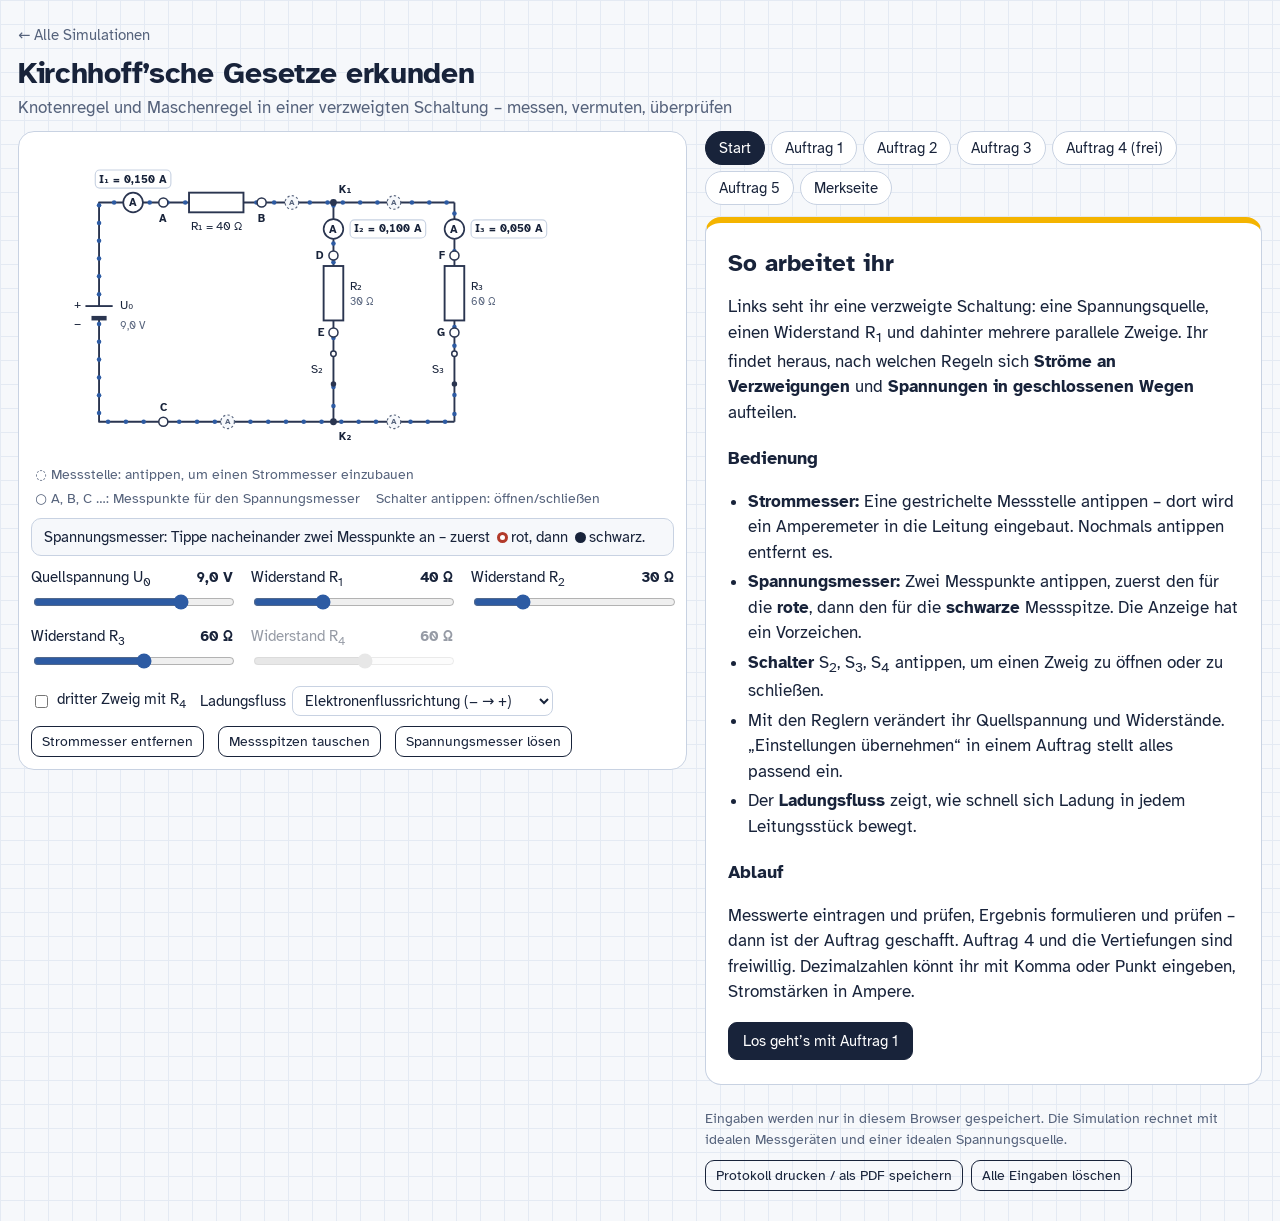
<file: sims/physik/kirchhoff/index.html>
<!DOCTYPE html>
<html lang="de">
<head>
<meta charset="utf-8">
<meta name="viewport" content="width=device-width, initial-scale=1, viewport-fit=cover">
<title>Kirchhoff’sche Gesetze erkunden</title>
<link rel="preconnect" href="https://fonts.googleapis.com">
<link rel="preconnect" href="https://fonts.gstatic.com" crossorigin>
<link href="https://fonts.googleapis.com/css2?family=Atkinson+Hyperlegible:ital,wght@0,400;0,700;1,400&display=swap" rel="stylesheet">
<style>
:root{
  --paper:#F6F8FB; --card:#FFFFFF; --grid:#E4EAF3; --ink:#18233A; --muted:#56637C;
  --line:#C8D2E2; --reihe:#2D5BA3; --reihe-soft:#E6EDF8; --par:#0E7C74; --par-soft:#E1F2F0;
  --lamp:#F4B400; --lamp-soft:#FFF4CC; --ok:#237548; --ok-soft:#E3F3E9; --bad:#B23A2A; --bad-soft:#FBE9E6;
  --wire:#2A3550; --knobel:#7A4FA3; --knobel-soft:#F1EAF8;
  box-sizing:border-box;
  padding-top:env(safe-area-inset-top,0px); padding-bottom:env(safe-area-inset-bottom,0px);
}
@media (prefers-color-scheme: dark){
  :root:not([data-theme="light"]){
    --paper:#111827; --card:#1A2335; --grid:#1F2A3F; --ink:#E8EDF6; --muted:#A3AFC4;
    --line:#34425E; --reihe:#7FA6E6; --reihe-soft:#1E2C47; --par:#4FC1B6; --par-soft:#16312F;
    --lamp:#FFC933; --lamp-soft:#3A3217; --ok:#5CCB8A; --ok-soft:#173226; --bad:#F08A78; --bad-soft:#3B1F1B;
    --wire:#C9D3E6; --knobel:#C29BE8; --knobel-soft:#2C2240;
  }
}
:root[data-theme="dark"]{
    --paper:#111827; --card:#1A2335; --grid:#1F2A3F; --ink:#E8EDF6; --muted:#A3AFC4;
    --line:#34425E; --reihe:#7FA6E6; --reihe-soft:#1E2C47; --par:#4FC1B6; --par-soft:#16312F;
    --lamp:#FFC933; --lamp-soft:#3A3217; --ok:#5CCB8A; --ok-soft:#173226; --bad:#F08A78; --bad-soft:#3B1F1B;
    --wire:#C9D3E6; --knobel:#C29BE8; --knobel-soft:#2C2240;
}
*{box-sizing:border-box}
body{
  margin:0; color:var(--ink); background:var(--paper);
  background-image:linear-gradient(var(--grid) 1px,transparent 1px),linear-gradient(90deg,var(--grid) 1px,transparent 1px);
  background-size:24px 24px;
  font-family:"Atkinson Hyperlegible", "Segoe UI", system-ui, -apple-system, Arial, sans-serif;
  font-size:17px; line-height:1.5;
}
button,input,select,textarea{font:inherit;color:inherit}
a{color:var(--reihe)}
:focus-visible{outline:3px solid var(--lamp);outline-offset:2px}

.wrap{max-width:1360px;margin:0 auto;padding:0 18px}
header.top{padding:22px 0 10px}
.backlink{display:inline-block;margin:0 0 10px;font-size:.92rem;color:var(--muted);text-decoration:none}
.backlink:hover{color:var(--ink);text-decoration:underline}
h1{font-size:1.9rem;line-height:1.15;margin:0;letter-spacing:-.01em}
.sub{margin:4px 0 0;color:var(--muted)}

.layout{display:grid;grid-template-columns:1fr;gap:18px;align-items:start}
@media (min-width:1100px){
  .layout{grid-template-columns:minmax(0,1.2fr) minmax(0,1fr)}
  .simcol{position:sticky;top:10px;max-height:calc(100vh - 20px);overflow:auto}
}

/* ---------- Simulation ---------- */
.simcard{background:var(--card);border:1.5px solid var(--line);border-radius:16px;padding:10px 12px 12px}
.simcard svg{width:100%;height:auto;display:block;touch-action:manipulation}
svg .w{stroke:var(--wire);stroke-width:2.5;fill:none;stroke-linejoin:round}
svg .cmp{fill:var(--card);stroke:var(--wire);stroke-width:2.5}
svg .lbl{fill:var(--ink);font-size:16px;font-family:inherit}
svg .val{fill:var(--muted);font-size:14px;font-family:inherit}
svg .pl{fill:var(--ink);font-size:15px;font-weight:700;font-family:inherit}
svg .node{fill:var(--wire)}
svg .dotq{fill:var(--lamp);stroke:var(--wire);stroke-width:.8}
svg .dotq.el{fill:var(--reihe);stroke:none}
svg .hit{fill:transparent;cursor:pointer}
svg [data-spot],svg [data-pt],svg [data-sw]{cursor:pointer}
svg [data-spot]:focus,svg [data-pt]:focus,svg [data-sw]:focus{outline:none}
svg [data-spot]:focus-visible .ring,svg [data-pt]:focus-visible .ring,svg [data-sw]:focus-visible .ring{stroke:var(--lamp);stroke-width:3}
svg .ring{fill:none;stroke:transparent}
svg .spot0{fill:var(--paper);stroke:var(--muted);stroke-width:1.5;stroke-dasharray:3 3}
svg .spot0t{fill:var(--muted);font-size:10px;font-weight:700;text-anchor:middle;dominant-baseline:central}
svg [data-spot]:hover .spot0{stroke:var(--ink);stroke-dasharray:none}
svg .met{fill:var(--card);stroke:var(--wire);stroke-width:2.2}
svg .mett{fill:var(--ink);font-size:15px;font-weight:700;text-anchor:middle;dominant-baseline:central}
svg .tag{fill:var(--card);stroke:var(--line);stroke-width:1.5}
svg .tagt{fill:var(--ink);font-size:14px;font-weight:700;text-anchor:middle;dominant-baseline:central;font-variant-numeric:tabular-nums}
svg .pt{fill:var(--card);stroke:var(--wire);stroke-width:2}
svg .pt.red{stroke:var(--bad);stroke-width:4}
svg .pt.black{fill:var(--ink);stroke:var(--ink);stroke-width:4}
svg [data-pt]:hover .pt{stroke-width:3.2}
svg .vline{fill:none;stroke-width:2;stroke-dasharray:5 4}
svg .mesh{fill:none;stroke-width:3;stroke-dasharray:9 6}
.legend{display:flex;flex-wrap:wrap;gap:4px 16px;font-size:.85rem;color:var(--muted);margin:2px 4px 8px}
.readout{background:var(--paper);border:1.5px solid var(--line);border-radius:10px;padding:7px 12px;margin:0 0 10px;font-size:.95rem}
.readout b.num{font-variant-numeric:tabular-nums}
.probe{display:inline-block;width:11px;height:11px;border-radius:50%;vertical-align:-1px;margin:0 3px}
.probe.r{border:3px solid var(--bad);background:var(--card)} .probe.k{background:var(--ink)}
.controls{display:grid;grid-template-columns:repeat(auto-fill,minmax(200px,1fr));gap:8px 18px}
.ctl label{display:flex;justify-content:space-between;font-size:.92rem}
.ctl output{font-weight:700;font-variant-numeric:tabular-nums}
.ctl input[type=range]{width:100%;accent-color:var(--reihe)}
.ctl.off{opacity:.45}
.ctlrow{display:flex;flex-wrap:wrap;gap:8px 14px;align-items:center;margin-top:10px;font-size:.92rem}
.ctlrow select{padding:4px 8px;border:1.5px solid var(--line);border-radius:8px;background:var(--card)}
.ctlrow label{display:flex;gap:6px;align-items:center}

.btn{border:1.5px solid var(--ink);background:var(--ink);color:var(--card);border-radius:9px;padding:7px 14px;cursor:pointer;text-decoration:none;display:inline-block;font-size:.95rem}
.btn.ghost{background:transparent;color:var(--ink)}
.btn.small{padding:4px 10px;font-size:.88rem}

/* ---------- Aufträge ---------- */
nav.tabs{display:flex;flex-wrap:wrap;gap:6px;margin:0 0 12px}
nav.tabs button{border:1.5px solid var(--line);background:var(--card);border-radius:999px;padding:5px 13px;cursor:pointer;font-size:.92rem}
nav.tabs button[aria-current="true"]{background:var(--ink);color:var(--card);border-color:var(--ink)}
nav.tabs button.done::after{content:" ✓";color:var(--ok)}
nav.tabs button[aria-current="true"].done::after{color:var(--lamp)}
.task{display:none;background:var(--card);border:1.5px solid var(--line);border-radius:16px;padding:20px 22px 24px;margin-bottom:24px}
.task.show{display:block}
.task[data-group="knoten"]{border-top:6px solid var(--reihe)}
.task[data-group="masche"]{border-top:6px solid var(--par)}
.task[data-group="anw"]{border-top:6px solid var(--knobel)}
.task[data-group="info"]{border-top:6px solid var(--lamp)}
.chip{font-size:.85rem;border-radius:6px;padding:2px 9px;font-weight:700;display:inline-block}
.chip.knoten{background:var(--reihe-soft);color:var(--reihe)}
.chip.masche{background:var(--par-soft);color:var(--par)}
.chip.anw{background:var(--knobel-soft);color:var(--knobel)}
h2{font-size:1.5rem;margin:6px 0 4px;line-height:1.2}
h3{font-size:1.1rem;margin:20px 0 8px}
.settings{background:var(--paper);border:1.5px dashed var(--line);border-radius:10px;padding:8px 12px;margin:10px 0}
.settings p{margin:2px 0}
.settings .actions{margin-top:6px}
ol.steps{padding-left:1.3em;margin:6px 0}
ol.steps li{margin:4px 0}
.tablewrap{overflow-x:auto}
table.mt{border-collapse:collapse;margin:6px 0}
table.mt th,table.mt td{border:1.5px solid var(--line);padding:6px 7px;text-align:center}
table.mt th{background:var(--paper);font-weight:700;font-size:.9rem}
table.mt td.given{background:var(--paper);font-weight:700}
table.mt input{width:78px;padding:5px 6px;border:1.5px solid var(--line);border-radius:6px;text-align:center;background:var(--card)}
table.mt input.ok{border-color:var(--ok);background:var(--ok-soft)}
table.mt input.bad{border-color:var(--bad);background:var(--bad-soft)}
.actions{display:flex;flex-wrap:wrap;gap:8px;align-items:center;margin-top:10px}
.fb{margin-top:10px;padding:9px 13px;border-radius:9px;display:none}
.fb.ok{display:block;background:var(--ok-soft);color:var(--ok);border:1.5px solid var(--ok)}
.fb.bad{display:block;background:var(--bad-soft);color:var(--bad);border:1.5px solid var(--bad)}
.fb.info{display:block;background:var(--paper);border:1.5px solid var(--line)}
.fb p{margin:3px 0}
.fb ul{margin:4px 0;padding-left:1.2em}
.cloze p{margin:8px 0;line-height:2}
.cloze select{padding:3px 6px;border:1.5px solid var(--line);border-radius:6px;background:var(--card);max-width:100%}
.cloze select.ok{border-color:var(--ok);background:var(--ok-soft)}
.cloze select.bad{border-color:var(--bad);background:var(--bad-soft)}
textarea{width:100%;min-height:70px;padding:8px 10px;border:1.5px solid var(--line);border-radius:8px;background:var(--card);resize:vertical}
label.ta{display:block;font-weight:700;margin:12px 0 4px}
.muster{display:none;margin-top:10px;padding:10px 14px;border-left:5px solid var(--lamp);background:var(--lamp-soft);border-radius:0 10px 10px 0}
.muster.on{display:block}
details.zusatz{margin-top:22px;border:1.5px solid var(--line);border-radius:12px;background:var(--paper)}
details.zusatz summary{cursor:pointer;padding:10px 14px;font-weight:700;list-style:none}
details.zusatz summary::-webkit-details-marker{display:none}
details.zusatz summary::before{content:"＋ ";color:var(--muted)}
details.zusatz[open] summary::before{content:"－ "}
details.zusatz .zin{padding:0 14px 14px}
.opt{font-weight:400;color:var(--muted);font-size:.9rem}
.info ul{padding-left:1.2em}
.info li{margin:4px 0}
.merk .law{border:1.5px solid var(--line);border-radius:12px;padding:10px 14px;margin:10px 0;background:var(--paper)}
.merk .law h3{margin:2px 0 6px}
.locked{padding:14px;border:1.5px dashed var(--line);border-radius:10px;color:var(--muted)}
footer{color:var(--muted);font-size:.85rem;padding:0 0 30px}

@media print{
  body{background:#fff;color:#000;font-size:12pt}
  .simcol,nav.tabs,.actions,.noprint{display:none!important}
  .layout{display:block}
  .task{display:block!important;break-inside:avoid-page;border:1px solid #999;margin-bottom:12pt}
  .muster{display:block!important}
}
</style>
</head>
<body>
<div class="wrap">
  <header class="top">
    <a class="backlink noprint" href="../../../katalog.html?stufe=10&amp;fach=physik">← Alle Simulationen</a>
    <h1>Kirchhoff’sche Gesetze erkunden</h1>
    <p class="sub">Knotenregel und Maschenregel in einer verzweigten Schaltung – messen, vermuten, überprüfen</p>
  </header>

  <div class="layout">
    <div class="simcol">
      <div class="simcard">
        <svg id="circ" viewBox="0 0 850 425" role="group" aria-label="Schaltung mit Spannungsquelle, Widerstand R1 und parallelen Zweigen. Messstellen und Messpunkte sind per Klick oder Tastatur bedienbar.">
          <g id="gMesh"></g><g id="gWires"></g><g id="gDots"></g><g id="gParts"></g><g id="gSpots"></g><g id="gVm"></g><g id="gPts"></g>
        </svg>
        <div class="legend">
          <span>◌ Messstelle: antippen, um einen Strommesser einzubauen</span>
          <span>○ A, B, C …: Messpunkte für den Spannungsmesser</span>
          <span>Schalter antippen: öffnen/schließen</span>
        </div>
        <div class="readout" id="readout" role="status"></div>
        <div class="controls">
          <div class="ctl"><label for="cU"><span>Quellspannung U<sub>0</sub></span> <output id="oU"></output></label><input type="range" id="cU" min="0" max="12" step="0.5"></div>
          <div class="ctl"><label for="cR1"><span>Widerstand R<sub>1</sub></span> <output id="oR1"></output></label><input type="range" id="cR1" min="10" max="100" step="10"></div>
          <div class="ctl"><label for="cR2"><span>Widerstand R<sub>2</sub></span> <output id="oR2"></output></label><input type="range" id="cR2" min="10" max="100" step="10"></div>
          <div class="ctl"><label for="cR3"><span>Widerstand R<sub>3</sub></span> <output id="oR3"></output></label><input type="range" id="cR3" min="10" max="100" step="10"></div>
          <div class="ctl" id="ctlR4"><label for="cR4"><span>Widerstand R<sub>4</sub></span> <output id="oR4"></output></label><input type="range" id="cR4" min="10" max="100" step="10"></div>
        </div>
        <div class="ctlrow">
          <label><input type="checkbox" id="cB4"> <span>dritter Zweig mit R<sub>4</sub></span></label>
          <label><span>Ladungsfluss</span> <select id="cFlow"><option value="el">Elektronenflussrichtung (− → +)</option><option value="tech">technische Stromrichtung (+ → −)</option><option value="aus">ausblenden</option></select></label>
        </div>
        <div class="ctlrow">
          <button class="btn ghost small" type="button" id="bAmmOff">Strommesser entfernen</button>
          <button class="btn ghost small" type="button" id="bSwap">Messspitzen tauschen</button>
          <button class="btn ghost small" type="button" id="bVmOff">Spannungsmesser lösen</button>
        </div>
      </div>
    </div>

    <div>
      <nav class="tabs" id="tabs" aria-label="Aufträge"></nav>
      <main id="tasks"></main>
      <footer>
        Eingaben werden nur in diesem Browser gespeichert. Die Simulation rechnet mit idealen Messgeräten und einer idealen Spannungsquelle.
        <div class="actions noprint">
          <button class="btn ghost small" type="button" id="printBtn">Protokoll drucken / als PDF speichern</button>
          <button class="btn ghost small" type="button" id="resetBtn">Alle Eingaben löschen</button>
        </div>
      </footer>
    </div>
  </div>
</div>

<script>
/* =========================================================
   Physik: ideale Quelle U0, R1 in Reihe, dahinter parallel
   R2 | R3 | (R4), jeder Zweig mit Schalter.
   ========================================================= */
function solve(s){
  const on=[s.s2, s.s3, s.b4 && s.s4], R=[s.R2, s.R3, s.R4];
  let G=0; on.forEach((o,i)=>{ if(o) G+=1/R[i]; });
  let I1=0, Up=s.U;                 // ohne geschlossenen Zweig fließt kein Strom
  if(G>0){ const Rp=1/G; I1=s.U/(s.R1+Rp); Up=I1*Rp; }
  const I2=on[0]?Up/s.R2:0, I3=on[1]?Up/s.R3:0, I4=on[2]?Up/s.R4:0;
  return {U0:s.U, I1, I2, I3, I4, I34:I3+I4, Up, U1:I1*s.R1, U2:I2*s.R2, U3:I3*s.R3, U4:I4*s.R4};
}

/* ---------- Speicher ---------- */
const KEY='sim-kirchhoff-v1';
let store={v:{}, done:{}};
try{ const s=localStorage.getItem(KEY); if(s) store=JSON.parse(s); }catch(e){}
store.v=store.v||{}; store.done=store.done||{};
const save=()=>{ try{ localStorage.setItem(KEY, JSON.stringify(store)); }catch(e){} };

const reduced = window.matchMedia && matchMedia('(prefers-reduced-motion: reduce)').matches;
const DEF={U:9,R1:40,R2:30,R3:60,R4:60,b4:false,s2:true,s3:true,s4:true};
let sim=Object.assign({},DEF,store.sim||{});
let amm=new Set(store.amm||['a1','a3','a5']);
let vm=Object.assign({red:null,black:null},store.vm||{});
let flow=store.flow2 || (reduced?'aus':'el');
let mesh=0;
const saveSim=()=>{ store.sim=sim; store.amm=[...amm]; store.vm=vm; store.flow2=flow; save(); };

/* ---------- Formatierung ---------- */
const $=s=>document.querySelector(s);
const de=(n,d)=>{ const t=(Math.abs(n)<5e-10?0:n).toFixed(d).replace('.',','); return t==='-0,'+'0'.repeat(d)?t.slice(1):t; };
const fA=I=>de(I,3)+' A';
const fV=(U,sign)=>(sign&&U>0.0005?'+':'')+de(U,2)+' V';
const SUBS='₀₁₂₃₄₅₆₇₈₉';
const uni=h=>h.replace(/<sub>([^<]*)<\/sub>/g,(m,t)=>t.replace(/\d/g,d=>SUBS[d])).replace(/<[^>]+>/g,'');

/* ---------- Geometrie ---------- */
const X0=90, YT=80, YB=370, YR=200, YS=300, BP=217, BM=233, XR1=245;
const XS=()=>sim.b4?[400,560,720]:[400,560];
const SPOTS=[
  {id:'a1',x:135,y:YT,pos:'t',k:'I1',d:'in der Zuleitung vor R₁'},
  {id:'a2',x:345,y:YT,pos:'t',k:'I1',d:'zwischen R₁ und Knoten K₁'},
  {id:'a3',x:400,y:115,pos:'r',k:'I2',d:'im Zweig mit R₂'},
  {id:'a4',x:480,y:YT,pos:'t',k:'I34',d:'oben zwischen den Zweigen R₂ und R₃'},
  {id:'a5',x:560,y:115,pos:'r',k:'I3',d:'im Zweig mit R₃'},
  {id:'a7',x:640,y:YT,pos:'t',k:'I4',d:'oben zwischen den Zweigen R₃ und R₄',b4:1},
  {id:'a6',x:720,y:115,pos:'r',k:'I4',d:'im Zweig mit R₄',b4:1},
  {id:'a10',x:640,y:YB,pos:'b',k:'I4',d:'unten zwischen den Zweigen R₄ und R₃',b4:1},
  {id:'a8',x:480,y:YB,pos:'b',k:'I34',d:'unten zwischen den Zweigen R₃ und R₂'},
  {id:'a9',x:260,y:YB,pos:'b',k:'I1',d:'in der Rückleitung hinter Knoten K₂'}
];
const PTS=[
  {id:'A',x:175,y:YT,lp:'b'}, {id:'B',x:305,y:YT,lp:'b'}, {id:'C',x:175,y:YB,lp:'t'},
  {id:'D',x:400,y:150,lp:'l'}, {id:'E',x:400,y:252,lp:'l'},
  {id:'F',x:560,y:150,lp:'l'}, {id:'G',x:560,y:252,lp:'l'},
  {id:'H',x:720,y:150,lp:'l',b4:1}, {id:'J',x:720,y:252,lp:'l',b4:1}
];
function phi(id,r){
  switch(id){
    case 'A': return r.U0;
    case 'B': case 'D': case 'F': case 'H': return r.Up;
    case 'C': return 0;
    case 'E': return sim.s2?0:r.Up;   // offener Schalter: kein Strom durch R2, beide Enden auf Up
    case 'G': return sim.s3?0:r.Up;
    case 'J': return sim.s4?0:r.Up;
  }
}
const visible=o=>!o.b4||sim.b4;
// Formelsymbole: Strom zwischen den Zweigen bewusst ohne Index (Auftrag 2 fragt danach)
const ISYM={I1:'I₁',I2:'I₂',I3:'I₃',I4:'I₄',I34:'I'};
// Spannung zwischen zwei Punkten: Bauteilspannung in Messrichtung als U₀…U₄, sonst U mit Punktnamen
const USYM={AC:'₀',AB:'₁',DE:'₂',FG:'₃',HJ:'₄'};
function uSym(a,b,svg){
  if(USYM[a+b]) return 'U'+USYM[a+b];
  return svg?`U<tspan dy="4" font-size="10">${a}${b}</tspan><tspan dy="-4"> </tspan>`:`U<sub>${a}${b}</sub>`;
}

/* ---------- Zeichnen ---------- */
const pl=(pts,cls='w')=>`<polyline class="${cls}" points="${pts.map(p=>p.join(',')).join(' ')}"/>`;
const tx=(x,y,t,a='middle',cls='lbl')=>`<text class="${cls}" x="${x}" y="${y}" text-anchor="${a}">${t}</text>`;

function render(){
  const r=solve(sim), xs=XS(), xl=xs[xs.length-1];
  // Leitungen
  let w=pl([[X0,BP],[X0,YT],[xl,YT]])+pl([[X0,BM],[X0,YB],[xl,YB]]);
  xs.forEach(x=>{ w+=pl([[x,YT],[x,YS-20]])+pl([[x,YS+20],[x,YB]]); });
  $('#gWires').innerHTML=w;

  // Bauteile
  let p='';
  p+=`<line x1="${X0-18}" y1="${BP}" x2="${X0+18}" y2="${BP}" stroke="var(--wire)" stroke-width="2.5"/>
      <line x1="${X0-10}" y1="${BM}" x2="${X0+10}" y2="${BM}" stroke="var(--wire)" stroke-width="6"/>
      ${tx(X0-28,BP+2,'+')}${tx(X0-28,BM+12,'−')}
      ${tx(X0+28,BP+4,'U₀','start','lbl')}${tx(X0+28,BM+14,de(sim.U,1)+' V','start','val')}`;
  p+=`<rect class="cmp" x="${XR1-36}" y="${YT-13}" width="72" height="26"/>${tx(XR1,YT+36,'R₁ = '+sim.R1+' Ω','middle','lbl')}`;
  const sw=['s2','s3','s4'];
  xs.forEach((x,i)=>{
    const n=i+2, closed=sim[sw[i]];
    p+=`<rect class="cmp" x="${x-13}" y="${YR-36}" width="26" height="72"/>
        ${tx(x+22,YR-4,'R'+SUBS[n],'start')}${tx(x+22,YR+16,sim['R'+n]+' Ω','start','val')}`;
    const lx=closed?x:x+20, ly=closed?YS-20:YS-12;
    p+=`<g data-sw="${sw[i]}" tabindex="0" role="button" aria-label="Schalter S${n} ${closed?'öffnen':'schließen'}">
        <rect class="hit" x="${x-26}" y="${YS-32}" width="58" height="64"/>
        <rect class="ring" x="${x-24}" y="${YS-30}" width="54" height="60" rx="8"/>
        <line x1="${x}" y1="${YS+20}" x2="${lx}" y2="${ly}" stroke="var(--wire)" stroke-width="2.5" stroke-linecap="round"/>
        <circle cx="${x}" cy="${YS-20}" r="3.6" fill="var(--card)" stroke="var(--wire)" stroke-width="2"/>
        <circle cx="${x}" cy="${YS+20}" r="3.6" fill="var(--wire)"/>
        ${tx(x-14,YS+6,'S'+SUBS[n],'end')}</g>`;
  });
  p+=`<circle class="node" cx="400" cy="${YT}" r="4.5"/><circle class="node" cx="400" cy="${YB}" r="4.5"/>`;
  if(sim.b4) p+=`<circle class="node" cx="560" cy="${YT}" r="4.5"/><circle class="node" cx="560" cy="${YB}" r="4.5"/>`;
  p+=tx(408,YT-12,'K₁','start','pl')+tx(408,YB+24,'K₂','start','pl');
  $('#gParts').innerHTML=p;

  // Strommesser
  let s='';
  SPOTS.filter(visible).forEach(o=>{
    const on=amm.has(o.id);
    if(!on){
      s+=`<g data-spot="${o.id}" tabindex="0" role="button" aria-label="Strommesser ${o.d} einbauen">
          <circle class="hit" cx="${o.x}" cy="${o.y}" r="16"/><circle class="ring" cx="${o.x}" cy="${o.y}" r="13"/>
          <circle class="spot0" cx="${o.x}" cy="${o.y}" r="9"/><text class="spot0t" x="${o.x}" y="${o.y}">A</text></g>`;
    } else {
      const v=ISYM[o.k]+' = '+fA(r[o.k]);
      const [tx0,ty0]=o.pos==='t'?[o.x,o.y-31]:o.pos==='b'?[o.x,o.y+31]:[o.x+72,o.y];
      s+=`<g data-spot="${o.id}" tabindex="0" role="button" aria-label="Strommesser ${o.d}: ${v.replace(',',' Komma ')}. Ausbauen">
          <circle class="hit" cx="${o.x}" cy="${o.y}" r="17"/><circle class="ring" cx="${o.x}" cy="${o.y}" r="17"/>
          <circle class="met" cx="${o.x}" cy="${o.y}" r="13"/><text class="mett" x="${o.x}" y="${o.y}">A</text>
          <rect class="tag" x="${tx0-50}" y="${ty0-12}" width="100" height="24" rx="6"/><text class="tagt" x="${tx0}" y="${ty0}">${v}</text></g>`;
    }
  });
  $('#gSpots').innerHTML=s;

  // Messpunkte
  let q='';
  PTS.filter(visible).forEach(o=>{
    const cls=vm.red===o.id?'red':vm.black===o.id?'black':'';
    const [lx,ly,la]=o.lp==='b'?[o.x,o.y+26,'middle']:o.lp==='t'?[o.x,o.y-14,'middle']:[o.x-12,o.y+5,'end'];
    q+=`<g data-pt="${o.id}" tabindex="0" role="button" aria-label="Messpunkt ${o.id}${cls==='red'?' (rote Messspitze)':cls==='black'?' (schwarze Messspitze)':''}">
        <circle class="hit" cx="${o.x}" cy="${o.y}" r="14"/><circle class="ring" cx="${o.x}" cy="${o.y}" r="11"/>
        <circle class="pt ${cls}" cx="${o.x}" cy="${o.y}" r="6"/>${tx(lx,ly,o.id,la,'pl')}</g>`;
  });
  $('#gPts').innerHTML=q;

  // Spannungsmesser
  const P=id=>PTS.find(o=>o.id===id && visible(o));
  if(vm.red && !P(vm.red)) vm.red=null;
  if(vm.black && !P(vm.black)) vm.black=null;
  let v='', ro='';
  if(vm.red && vm.black){
    const a=P(vm.red), b=P(vm.black), U=phi(a.id,r)-phi(b.id,r);
    const dx=b.x-a.x, dy=b.y-a.y, mx=(a.x+b.x)/2, my=(a.y+b.y)/2;
    let nx,ny;
    if(Math.abs(dx)<Math.abs(dy)){ nx=mx<250?1:-1; ny=0; } else { nx=0; ny=my>300?-1:1; }
    const cx=mx+nx*70, cy=my+ny*70, vx=mx+nx*35, vy=my+ny*35;
    v=`<path class="vline" d="M${a.x},${a.y} Q${cx},${cy} ${b.x},${b.y}" stroke="var(--ink)"/>
       <circle class="met" cx="${vx}" cy="${vy}" r="14"/><text class="mett" x="${vx}" y="${vy}">V</text>
       <rect class="tag" x="${vx-58}" y="${vy+17}" width="116" height="24" rx="6"/><text class="tagt" x="${vx}" y="${vy+29}">${uSym(a.id,b.id,true)}${USYM[a.id+b.id]?' ':''}= ${fV(U,true)}</text>`;
    ro=`Spannungsmesser: <span class="probe r"></span>rot an <b>${a.id}</b>, <span class="probe k"></span>schwarz an <b>${b.id}</b> → ${USYM[a.id+b.id]?uSym(a.id,b.id)+' = ':''}U<sub>${a.id}${b.id}</sub> = <b class="num">${fV(U,true)}</b>`;
  } else if(vm.red){
    ro=`Spannungsmesser: <span class="probe r"></span>rot an <b>${vm.red}</b>. Tippe jetzt den Punkt für die <span class="probe k"></span>schwarze Messspitze an.`;
  } else {
    ro=`Spannungsmesser: Tippe nacheinander zwei Messpunkte an – zuerst <span class="probe r"></span>rot, dann <span class="probe k"></span>schwarz.`;
  }
  $('#gVm').innerHTML=v; $('#readout').innerHTML=ro;

  // Maschen
  const M={1:{c:'var(--reihe)',x1:X0+18,x2:400-18,n:'I'},2:{c:'var(--par)',x1:400+18,x2:560-18,n:'II'},3:{c:'var(--knobel)',x1:X0+12,x2:560-12,n:'III'}}[mesh];
  if(M){
    const y1=YT+(mesh===3?12:18), y2=YB-(mesh===3?12:18), mx=(M.x1+M.x2)/2;
    $('#gMesh').innerHTML=`<rect class="mesh" x="${M.x1}" y="${y1}" width="${M.x2-M.x1}" height="${y2-y1}" rx="16" stroke="${M.c}"/>
      <polygon points="${mx-8},${y1-7} ${mx+8},${y1} ${mx-8},${y1+7}" fill="${M.c}"/>
      <polygon points="${mx+8},${y2-7} ${mx-8},${y2} ${mx+8},${y2+7}" fill="${M.c}"/>
      <text x="${mesh===2?mx:M.x1+30}" y="${(y1+y2)/2+(mesh===2?0:60)}" text-anchor="middle" style="fill:${M.c};font-weight:700;font-size:20px">${M.n}</text>`;
  } else $('#gMesh').innerHTML='';

  // Bedienelemente
  ['U','R1','R2','R3','R4'].forEach(k=>{ $('#c'+k).value=sim[k]; $('#o'+k).textContent=k==='U'?de(sim.U,1)+' V':sim[k]+' Ω'; });
  $('#cB4').checked=sim.b4; $('#ctlR4').classList.toggle('off',!sim.b4); $('#cR4').disabled=!sim.b4;
  $('#cFlow').value=flow;
  buildDots(r);
  saveSim();
}

/* ---------- Ladungsfluss ---------- */
let dots=[], offs={};
function buildDots(r){
  const xs=XS(), xl=xs[xs.length-1];
  const segs=[{id:'m1',p:[[X0,BP],[X0,YT],[400,YT]],I:r.I1},{id:'t3',p:[[400,YT],[560,YT]],I:r.I34}];
  if(sim.b4) segs.push({id:'t4',p:[[560,YT],[720,YT]],I:r.I4});
  const Ib=[r.I2,r.I3,r.I4];
  xs.forEach((x,i)=>segs.push({id:'b'+i+'o',p:[[x,YT],[x,YS-20]],I:Ib[i]},{id:'b'+i+'u',p:[[x,YS+20],[x,YB]],I:Ib[i]}));
  if(sim.b4) segs.push({id:'u4',p:[[720,YB],[560,YB]],I:r.I4});
  segs.push({id:'u3',p:[[560,YB],[400,YB]],I:r.I34},{id:'m2',p:[[400,YB],[X0,YB],[X0,BM]],I:r.I1});
  let h=''; dots=[];
  segs.forEach(sg=>{
    let L=0; const cum=[0];
    for(let i=1;i<sg.p.length;i++){ L+=Math.hypot(sg.p[i][0]-sg.p[i-1][0],sg.p[i][1]-sg.p[i-1][1]); cum.push(L); }
    const n=Math.max(1,Math.round(L/24));
    sg.L=L; sg.cum=cum; sg.n=n; sg.sp=L/n; offs[sg.id]=offs[sg.id]||0;
    for(let k=0;k<n;k++) h+=`<circle class="dotq${flow==='el'?' el':''}" r="${flow==='el'?3:3.6}" data-s="${sg.id}"/>`;
    dots.push(sg);
  });
  const g=$('#gDots'); g.innerHTML=flow==='aus'?'':h; g.style.display=flow==='aus'?'none':'';
  if(flow!=='aus'){ const els=g.querySelectorAll('circle'); let j=0; dots.forEach(sg=>{ sg.els=[]; for(let k=0;k<sg.n;k++) sg.els.push(els[j++]); }); placeDots(0); }
}
function at(sg,s){
  let i=1; while(i<sg.cum.length-1 && sg.cum[i]<s) i++;
  const a=sg.p[i-1], b=sg.p[i], l=sg.cum[i]-sg.cum[i-1], t=l?(s-sg.cum[i-1])/l:0;
  return [a[0]+(b[0]-a[0])*t, a[1]+(b[1]-a[1])*t];
}
function placeDots(dt){
  const dir=flow==='el'?-1:1;
  dots.forEach(sg=>{
    offs[sg.id]=((offs[sg.id]+dir*sg.I*180*dt)%sg.sp+sg.sp)%sg.sp;
    sg.els.forEach((el,k)=>{ const [x,y]=at(sg,(offs[sg.id]+k*sg.sp)%sg.L); el.setAttribute('cx',x.toFixed(1)); el.setAttribute('cy',y.toFixed(1)); });
  });
}
let last=performance.now();
function loop(t){
  const dt=Math.min(.05,(t-last)/1000); last=t;
  if(flow!=='aus' && !document.hidden) placeDots(dt);
  requestAnimationFrame(loop);
}
requestAnimationFrame(loop);

/* ---------- Bedienung ---------- */
['U','R1','R2','R3','R4'].forEach(k=>$('#c'+k).addEventListener('input',e=>{ sim[k]=+e.target.value; render(); }));
$('#cB4').addEventListener('change',e=>{ sim.b4=e.target.checked; render(); });
$('#cFlow').addEventListener('change',e=>{ flow=e.target.value; render(); });
$('#bAmmOff').addEventListener('click',()=>{ amm.clear(); render(); });
$('#bVmOff').addEventListener('click',()=>{ vm={red:null,black:null}; render(); });
$('#bSwap').addEventListener('click',()=>{ if(vm.red&&vm.black){ vm={red:vm.black,black:vm.red}; render(); } });
function svgAct(el){
  if(!el) return false;
  if(el.dataset.spot){ const id=el.dataset.spot; amm.has(id)?amm.delete(id):amm.add(id); }
  else if(el.dataset.sw){ sim[el.dataset.sw]=!sim[el.dataset.sw]; }
  else if(el.dataset.pt){
    const id=el.dataset.pt;
    if(!vm.red) vm.red=id;
    else if(!vm.black && id!==vm.red) vm.black=id;
    else vm={red:id,black:null};
  } else return false;
  const sel=el.dataset.spot?`[data-spot="${el.dataset.spot}"]`:el.dataset.sw?`[data-sw="${el.dataset.sw}"]`:`[data-pt="${el.dataset.pt}"]`;
  render();
  const n=document.querySelector('#circ '+sel); if(n) n.focus({preventScroll:true});   // Fokus bleibt nach dem Neuzeichnen erhalten
  return true;
}
$('#circ').addEventListener('click',e=>svgAct(e.target.closest('[data-spot],[data-sw],[data-pt]')));
$('#circ').addEventListener('keydown',e=>{ if(e.key==='Enter'||e.key===' '){ const el=e.target.closest('[data-spot],[data-sw],[data-pt]'); if(el){ e.preventDefault(); svgAct(el); } } });

/* =========================================================
   Aufträge
   ========================================================= */
const S1={U:12,R1:20,R2:30,R3:60,R4:60,b4:false,s2:true,s3:true,s4:true};
const S2={U:12,R1:10,R2:30,R3:60,R4:60,b4:true,s2:true,s3:true,s4:true};
const S3={U:9,R1:40,R2:30,R3:60,R4:60,b4:false,s2:true,s3:true,s4:true};
const S5={U:12,R1:20,R2:60,R3:30,R4:20,b4:false,s2:true,s3:true,s4:true};
const setTxt=s=>`U<sub>0</sub> = ${s.U} V, R<sub>1</sub> = ${s.R1} Ω, R<sub>2</sub> = ${s.R2} Ω, R<sub>3</sub> = ${s.R3} Ω`+(s.b4?`, R<sub>4</sub> = ${s.R4} Ω (dritter Zweig an)`:', dritter Zweig aus')+', alle Schalter geschlossen';

const TASKS=[
{ id:1, group:'knoten', chip:'Knotenregel', title:'Wie teilt sich der Strom auf?', set:S1,
  steps:['Übernehmt die Einstellungen. Die Punkte K<sub>1</sub> und K<sub>2</sub>, an denen sich die Leitung verzweigt, heißen <b>Knoten</b>.',
         'Baut Strommesser ein: in der Zuleitung vor K<sub>1</sub>, im Zweig mit R<sub>2</sub>, im Zweig mit R<sub>3</sub> und in der Rückleitung hinter K<sub>2</sub>.',
         'Tragt die Stromstärken in die Tabelle ein. Stellt danach R<sub>3</sub> auf 20 Ω und messt erneut.',
         'Vergleicht die Ströme, die in den Knoten K<sub>1</sub> hineinfließen, mit denen, die herausfließen.'],
  table:{cols:[{k:'R3',l:'R<sub>3</sub> in Ω',g:1},{k:'I1',l:'I<sub>1</sub> (Zuleitung) in A'},{k:'I2',l:'I<sub>2</sub> (Zweig R<sub>2</sub>) in A'},{k:'I3',l:'I<sub>3</sub> (Zweig R<sub>3</sub>) in A'},{k:'Ir',l:'I in der Rückleitung in A'}],
    rows:[{R3:60},{R3:20}], exp:r=>{const x=solve({...S1,R3:r.R3}); return {...x, Ir:x.I1};}},
  hint:'Prüft die Einstellungen (Button „Einstellungen übernehmen“) und setzt R<sub>3</sub> für die zweite Zeile auf 20 Ω. Die Werte stehen in Ampere am jeweiligen Strommesser.',
  cloze:[['Am Knoten K<sub>1</sub> gilt: I<sub>1</sub> ',{o:['= I<sub>2</sub> + I<sub>3</sub>','= I<sub>2</sub> = I<sub>3</sub>','= I<sub>2</sub> − I<sub>3</sub>'],c:0},'.'],
         ['In der Rückleitung fließt ',{o:['genauso viel Strom wie in der Zuleitung','weniger Strom als in der Zuleitung','kein Strom mehr'],c:0},'.'],
         ['Durch den Zweig mit dem kleineren Widerstand fließt ',{o:['der größere Teilstrom','der kleinere Teilstrom','gleich viel Strom'],c:0},'.']],
  muster:'<b>Knotenregel (1. Kirchhoff’sches Gesetz):</b> An jedem Knoten ist die Summe der zufließenden Ströme gleich der Summe der abfließenden Ströme. Für K<sub>1</sub>: <b>I<sub>1</sub> = I<sub>2</sub> + I<sub>3</sub></b>. Ladung geht am Knoten weder verloren, noch staut sie sich dort.',
  zusatz:{text:'Betrachtet den Knoten K<sub>2</sub>: Welche Ströme fließen hinein, welcher fließt heraus? Formuliert die Knotenregel für K<sub>2</sub>.',
    cloze:[['An K<sub>2</sub> gilt: ',{o:['I<sub>2</sub> + I<sub>3</sub> = I<sub>1</sub>','I<sub>2</sub> = I<sub>3</sub> + I<sub>1</sub>','I<sub>2</sub> − I<sub>3</sub> = I<sub>1</sub>'],c:0},'.']]}
},
{ id:2, group:'knoten', chip:'Knotenregel', title:'Drei Zweige und ein offener Schalter', set:S2,
  steps:['Übernehmt die Einstellungen. Jetzt gibt es einen dritten Zweig mit R<sub>4</sub>.',
         '<b>Vor dem Messen:</b> Wie groß ist der Strom oben zwischen den Zweigen R<sub>2</sub> und R<sub>3</sub>, wenn ihr I<sub>3</sub> und I<sub>4</sub> kennt? Schreibt eure Vermutung ins Textfeld.',
         'Messt alle Ströme aus der Tabelle (Zeile 1).',
         'Öffnet den Schalter S<sub>2</sub> durch Antippen und messt erneut (Zeile 2).'],
  extraTa:'Unsere Vermutung vor dem Messen',
  table:{cols:[{k:'S',l:'Schalter S<sub>2</sub>',g:1},{k:'I1',l:'I<sub>1</sub> in A'},{k:'I2',l:'I<sub>2</sub> in A'},{k:'I3',l:'I<sub>3</sub> in A'},{k:'I4',l:'I<sub>4</sub> in A'},{k:'I34',l:'I oben zwischen R<sub>2</sub>- und R<sub>3</sub>-Zweig in A'}],
    rows:[{S:'geschlossen',s2:true},{S:'offen',s2:false}], exp:r=>solve({...S2,s2:r.s2})},
  hint:'Achtet auf den Zustand von S<sub>2</sub>: In Zeile 1 ist er geschlossen, in Zeile 2 offen. Der Strom „oben zwischen den Zweigen“ wird an der Messstelle rechts neben K<sub>1</sub> gemessen.',
  cloze:[['Auch bei drei Zweigen gilt: I<sub>1</sub> ',{o:['= I<sub>2</sub> + I<sub>3</sub> + I<sub>4</sub>','= I<sub>2</sub> + I<sub>3</sub>','= I<sub>2</sub> · I<sub>3</sub> · I<sub>4</sub>'],c:0},'.'],
         ['Zwischen den Zweigen fließt oben der Strom ',{o:['I<sub>3</sub> + I<sub>4</sub>','I<sub>1</sub>','I<sub>2</sub>'],c:0},' – auch dort ist ein Knoten.'],
         ['Wird der Zweig mit R<sub>2</sub> unterbrochen, ',{o:['wird der Strom in der Zuleitung kleiner','bleibt der Strom in der Zuleitung gleich','wird der Strom in der Zuleitung größer'],c:0},'. Die Knotenregel ',{o:['gilt weiter, jetzt mit I<sub>2</sub> = 0','gilt dann nicht mehr'],c:0},'.']],
  muster:'Die Knotenregel gilt für beliebig viele Zweige: <b>I<sub>1</sub> = I<sub>2</sub> + I<sub>3</sub> + I<sub>4</sub></b>. Jede Verzweigung ist ein Knoten, z. B. fließt oben zwischen den Zweigen I<sub>3</sub> + I<sub>4</sub>. Ein offener Zweig führt keinen Strom (I = 0); weil der Gesamtwiderstand steigt, wird auch I<sub>1</sub> kleiner.',
  zusatz:{text:'<b>Fehleranalyse:</b> Lea misst bei anderen Einstellungen I<sub>1</sub> = 0,50 A, I<sub>2</sub> = 0,25 A, I<sub>3</sub> = 0,15 A und I<sub>4</sub> = 0,15 A. Begründet, dass mindestens ein Messwert falsch sein muss.',
    cloze:[['Die Teilströme ergeben zusammen ',{o:['0,55 A – mehr als I<sub>1</sub>','0,50 A – alles passt','0,45 A – weniger als I<sub>1</sub>'],c:0},'.']]}
},
{ id:3, group:'masche', chip:'Maschenregel', title:'Wie teilt sich die Spannung auf?', set:S3, meshes:[1,2,3],
  steps:['Übernehmt die Einstellungen. Lasst euch nacheinander die <b>Maschen</b> I, II und III anzeigen: Eine Masche ist ein geschlossener Weg durch die Schaltung.',
         'Messt mit dem Spannungsmesser: U<sub>0</sub> zwischen A und C, U<sub>1</sub> an R<sub>1</sub> (A–B), U<sub>2</sub> an R<sub>2</sub> (D–E) und U<sub>3</sub> an R<sub>3</sub> (F–G). Rote Messspitze jeweils an den ersten Buchstaben.',
         'Stellt danach R<sub>1</sub> auf 10 Ω und messt erneut.',
         'Vergleicht für jede Masche die Spannungen an den Widerständen mit der Quellspannung.'],
  table:{cols:[{k:'R1',l:'R<sub>1</sub> in Ω',g:1},{k:'U0',l:'U<sub>0</sub> (A–C) in V'},{k:'U1',l:'U<sub>1</sub> (A–B) in V'},{k:'U2',l:'U<sub>2</sub> (D–E) in V'},{k:'U3',l:'U<sub>3</sub> (F–G) in V'}],
    rows:[{R1:40},{R1:10}], exp:r=>solve({...S3,R1:r.R1})},
  hint:'Rote Messspitze an den ersten, schwarze an den zweiten Punkt – sonst erscheint ein Minuszeichen. Für Zeile 2 R<sub>1</sub> auf 10 Ω stellen.',
  cloze:[['In Masche I (Quelle, R<sub>1</sub>, R<sub>2</sub>) gilt: U<sub>0</sub> ',{o:['= U<sub>1</sub> + U<sub>2</sub>','= U<sub>1</sub> = U<sub>2</sub>','= U<sub>1</sub> − U<sub>2</sub>'],c:0},'.'],
         ['In Masche III (Quelle, R<sub>1</sub>, R<sub>3</sub>) gilt: U<sub>0</sub> ',{o:['= U<sub>1</sub> + U<sub>3</sub>','= U<sub>1</sub> + U<sub>2</sub> + U<sub>3</sub>','= U<sub>3</sub>'],c:0},'.'],
         ['In Masche II (R<sub>2</sub>, R<sub>3</sub>, ohne Quelle) gilt: ',{o:['U<sub>2</sub> = U<sub>3</sub>','U<sub>2</sub> + U<sub>3</sub> = U<sub>0</sub>','U<sub>2</sub> = 2 · U<sub>3</sub>'],c:0},', obwohl R<sub>2</sub> und R<sub>3</sub> ',{o:['verschieden groß','gleich groß'],c:0},' sind.']],
  muster:'<b>Maschenregel (2. Kirchhoff’sches Gesetz):</b> In jeder Masche ist die Summe der Teilspannungen an den Widerständen gleich der Quellspannung: <b>U<sub>0</sub> = U<sub>1</sub> + U<sub>2</sub></b> und ebenso U<sub>0</sub> = U<sub>1</sub> + U<sub>3</sub>. Enthält eine Masche keine Quelle, sind die Spannungen in beiden Richtungen gleich: <b>U<sub>2</sub> = U<sub>3</sub></b>. Deutung: Auf jedem Weg durch den Stromkreis gibt die Ladung genau die Energie ab, die sie in der Quelle aufgenommen hat.',
  zusatz:{text:'Öffnet den Schalter S<sub>3</sub>. Sagt vorher, wie sich U<sub>1</sub> und U<sub>2</sub> ändern, und überprüft dann. Gilt die Maschenregel in Masche I weiterhin?',
    cloze:[['Mit offenem S<sub>3</sub> wird U<sub>1</sub> ',{o:['kleiner','größer','nicht verändert'],c:0},' und U<sub>2</sub> ',{o:['größer','kleiner','nicht verändert'],c:0},'. Die Summe U<sub>1</sub> + U<sub>2</sub> ',{o:['bleibt gleich U<sub>0</sub>','ändert sich ebenfalls'],c:0},'.']]}
},
{ id:4, group:'masche', chip:'Maschenregel', title:'Einmal rundherum: Spannungen mit Vorzeichen', set:S3, meshes:[1], optional:true,
  steps:['Übernehmt die Einstellungen und zeigt Masche I an.',
         'Lauft die Masche im Uhrzeigersinn ab: A → B → D → E → C → A. Setzt für jedes Teilstück die <b>rote</b> Messspitze an den Anfang und die <b>schwarze</b> an das Ende und notiert die Anzeige <b>mit Vorzeichen</b>.',
         'Addiert alle fünf Spannungen.'],
  table:{cols:[{k:'AB',l:'U<sub>AB</sub> in V'},{k:'BD',l:'U<sub>BD</sub> in V'},{k:'DE',l:'U<sub>DE</sub> in V'},{k:'EC',l:'U<sub>EC</sub> in V'},{k:'CA',l:'U<sub>CA</sub> in V'},{k:'S',l:'Summe in V'}],
    rows:[{}], exp:()=>{const x=solve(S3); return {AB:x.U1,BD:0,DE:x.U2,EC:0,CA:-x.U0,S:0};}},
  hint:'Auf die Reihenfolge der Messspitzen achten: Bei U<sub>CA</sub> ist rot an C und schwarz an A – dann zeigt das Gerät einen negativen Wert. Leitungsstücke ohne Bauteil haben 0 V.',
  cloze:[['Über einem Leitungsstück ohne Bauteil ist die Spannung ',{o:['null','gleich U<sub>0</sub>','nicht messbar'],c:0},'.'],
         ['Durchläuft man die Quelle vom Minus- zum Pluspol, ist die gemessene Spannung ',{o:['negativ','positiv'],c:0},'.'],
         ['Bei einem vollständigen Umlauf ist die Summe aller Spannungen ',{o:['null','gleich U<sub>0</sub>','doppelt so groß wie U<sub>0</sub>'],c:0},'.']],
  muster:'Durchläuft man eine Masche einmal vollständig und zählt die Spannungen mit Vorzeichen, ist ihre Summe null: <b>U<sub>AB</sub> + U<sub>BD</sub> + U<sub>DE</sub> + U<sub>EC</sub> + U<sub>CA</sub> = 0</b>. Das ist dieselbe Aussage wie U<sub>0</sub> = U<sub>1</sub> + U<sub>2</sub>, nur dass die Quellspannung beim Umlauf mit negativem Vorzeichen auftritt.',
  zusatz:null
},
{ id:5, group:'anw', chip:'Anwenden', title:'Vorhersagen ohne Messgerät', set:S5,
  steps:['Übernehmt die Einstellungen, aber <b>messt noch nicht</b>.',
         'Aus einem Messprotokoll sind bekannt: U<sub>0</sub> = 12 V, I<sub>1</sub> = 0,30 A, I<sub>2</sub> = 0,10 A und U<sub>1</sub> = 6,0 V.',
         'Bestimmt I<sub>3</sub>, U<sub>2</sub> und U<sub>3</sub> nur mit Knoten- und Maschenregel. Rechnet im Heft und tragt die Ergebnisse ein.',
         'Überprüft erst danach mit Strom- und Spannungsmesser.'],
  noOwn:true,
  checkLabel:'Vorhersage prüfen',
  table:{cols:[{k:'I3',l:'I<sub>3</sub> in A'},{k:'U2',l:'U<sub>2</sub> in V'},{k:'U3',l:'U<sub>3</sub> in V'}], rows:[{}], exp:()=>solve(S5)},
  hint:'I<sub>3</sub> folgt aus der Knotenregel an K<sub>1</sub>, U<sub>2</sub> aus der Maschenregel für Masche I, U<sub>3</sub> aus Masche II.',
  cloze:[['Für I<sub>3</sub> braucht man ',{o:['die Knotenregel','die Maschenregel'],c:0},', für U<sub>2</sub> ',{o:['die Maschenregel','die Knotenregel'],c:0},'.']],
  muster:'Knotenregel an K<sub>1</sub>: I<sub>3</sub> = I<sub>1</sub> − I<sub>2</sub> = 0,30 A − 0,10 A = <b>0,20 A</b>. Maschenregel (Masche I): U<sub>2</sub> = U<sub>0</sub> − U<sub>1</sub> = 12 V − 6 V = <b>6 V</b>. Masche II: U<sub>3</sub> = U<sub>2</sub> = <b>6 V</b>.',
  zusatz:{text:'Schaltet zusätzlich den dritten Zweig mit R<sub>4</sub> = 20 Ω zu. Sagt vorher, wie sich I<sub>1</sub>, U<sub>1</sub> und U<sub>2</sub> verändern, und begründet. Überprüft anschließend.',
    cloze:[['I<sub>1</sub> wird ',{o:['größer','kleiner','nicht verändert'],c:0},', U<sub>1</sub> wird ',{o:['größer','kleiner','nicht verändert'],c:0},' und U<sub>2</sub> wird ',{o:['kleiner','größer','nicht verändert'],c:0},'.']]}
}
];

const INTRO=`<section class="task info" id="t-0" data-group="info" aria-labelledby="h-0">
  <h2 id="h-0">So arbeitet ihr</h2>
  <p>Links seht ihr eine verzweigte Schaltung: eine Spannungsquelle, einen Widerstand R<sub>1</sub> und dahinter mehrere parallele Zweige. Ihr findet heraus, nach welchen Regeln sich <b>Ströme an Verzweigungen</b> und <b>Spannungen in geschlossenen Wegen</b> aufteilen.</p>
  <h3>Bedienung</h3>
  <ul>
    <li><b>Strommesser:</b> Eine gestrichelte Messstelle antippen – dort wird ein Amperemeter in die Leitung eingebaut. Nochmals antippen entfernt es.</li>
    <li><b>Spannungsmesser:</b> Zwei Messpunkte antippen, zuerst den für die <b>rote</b>, dann den für die <b>schwarze</b> Messspitze. Die Anzeige hat ein Vorzeichen.</li>
    <li><b>Schalter</b> S<sub>2</sub>, S<sub>3</sub>, S<sub>4</sub> antippen, um einen Zweig zu öffnen oder zu schließen.</li>
    <li>Mit den Reglern verändert ihr Quellspannung und Widerstände. „Einstellungen übernehmen“ in einem Auftrag stellt alles passend ein.</li>
    <li>Der <b>Ladungsfluss</b> zeigt, wie schnell sich Ladung in jedem Leitungsstück bewegt.</li>
  </ul>
  <h3>Ablauf</h3>
  <p>Messwerte eintragen und prüfen, Ergebnis formulieren und prüfen – dann ist der Auftrag geschafft. Auftrag 4 und die Vertiefungen sind freiwillig. Dezimalzahlen könnt ihr mit Komma oder Punkt eingeben, Stromstärken in Ampere.</p>
  <div class="actions noprint"><button class="btn" type="button" data-go="1">Los geht’s mit Auftrag 1</button></div>
</section>`;

const MERK=`<section class="task merk" id="t-9" data-group="info" aria-labelledby="h-9">
  <h2 id="h-9">Merkseite</h2>
  <div id="merkBody"></div>
</section>`;
const MERK_BODY=`<p>Übertragt beide Regeln mit einer Skizze ins Heft.</p>
  <div class="law"><h3>1. Kirchhoff’sches Gesetz: Knotenregel</h3>
    <p>An jedem Knoten ist die Summe der zufließenden Ströme gleich der Summe der abfließenden Ströme.</p>
    <p><b>I<sub>zu</sub> = I<sub>ab</sub></b>, z. B. I<sub>1</sub> = I<sub>2</sub> + I<sub>3</sub></p>
    <p>Grund: Ladung wird im Knoten weder erzeugt noch vernichtet und staut sich nicht.</p></div>
  <div class="law"><h3>2. Kirchhoff’sches Gesetz: Maschenregel</h3>
    <p>In jeder Masche ist die Summe der Teilspannungen an den Widerständen gleich der Quellspannung.</p>
    <p><b>U<sub>0</sub> = U<sub>1</sub> + U<sub>2</sub></b>; in einer Masche ohne Quelle: U<sub>2</sub> = U<sub>3</sub></p>
    <p>Mit Vorzeichen gezählt ist die Summe aller Spannungen beim Umlauf null.</p>
    <p>Grund: Auf jedem Weg durch den Stromkreis gibt die Ladung genau die Energie ab, die sie in der Quelle aufgenommen hat.</p></div>
  <div class="law"><h3>Zusammenhang mit Reihen- und Parallelschaltung</h3>
    <p>Reihenschaltung: Spannungen addieren sich (Maschenregel), Stromstärke überall gleich (Knotenregel ohne Verzweigung).<br>
       Parallelschaltung: Ströme addieren sich (Knotenregel), Spannung an allen Zweigen gleich (Maschenregel ohne Quelle).</p></div>`;

/* ---------- Rendering der Aufträge ---------- */
const fmtG=v=>typeof v==='number'?String(v).replace('.',','):v;
function tableHTML(pre,tb){
  let h=`<div class="tablewrap"><table class="mt"><thead><tr>${tb.rows.length>1?'<th>Nr.</th>':''}${tb.cols.map(c=>`<th>${c.l}</th>`).join('')}</tr></thead><tbody>`;
  tb.rows.forEach((r,i)=>{
    h+=`<tr>${tb.rows.length>1?`<td>${i+1}</td>`:''}`+tb.cols.map(c=>c.g?`<td class="given">${fmtG(r[c.k])}</td>`:
      `<td><input inputmode="decimal" id="${pre}-r${i}-${c.k}" aria-label="Zeile ${i+1}, ${uni(c.l)}"></td>`).join('')+`</tr>`;
  });
  return h+`</tbody></table></div>`;
}
function clozeHTML(pre,cl){
  return `<div class="cloze">`+cl.map((line,li)=>{ let si=0;
    return `<p>`+line.map(part=>{ if(typeof part==='string') return part;
      const id=`${pre}-c${li}-${si++}`;
      return `<select id="${id}"><option value="">— bitte wählen —</option>${part.o.map((o,oi)=>`<option value="${oi}">${uni(o)}</option>`).join('')}</select>`;
    }).join('')+`</p>`; }).join('')+`</div>`;
}
function taskHTML(t){
  const p='t'+t.id;
  let h=`<section class="task" id="t-${t.id}" data-group="${t.group}" aria-labelledby="h-${t.id}">
    <span class="chip ${t.group}">Auftrag ${t.id} – ${t.chip}</span>${t.optional?' <span class="chip anw">freiwillig</span>':''}
    <h2 id="h-${t.id}">${t.title}</h2>
    <div class="settings"><p><b>Einstellungen:</b> ${setTxt(t.set)}</p>
      <div class="actions noprint"><button class="btn small" type="button" data-set="${t.id}">Einstellungen übernehmen</button>
      ${(t.meshes||[]).map(m=>`<button class="btn ghost small" type="button" data-mesh="${m}">Masche ${['','I','II','III'][m]} zeigen</button>`).join('')}
      ${t.meshes?'<button class="btn ghost small" type="button" data-mesh="0">Maschen ausblenden</button>':''}</div></div>
    <ol class="steps">${t.steps.map(s=>`<li>${s}</li>`).join('')}</ol>
    ${t.extraTa?`<label class="ta" for="${p}-extra">${t.extraTa}</label><textarea id="${p}-extra"></textarea>`:''}
    <h3>${t.checkLabel?'Eure Vorhersage':'Messtabelle'}</h3>
    ${tableHTML(p+'-m',t.table)}
    <div class="actions noprint"><button class="btn" type="button" data-act="check-m" data-t="${t.id}">${t.checkLabel||'Messwerte prüfen'}</button></div>
    <div class="fb" id="${p}-mfb" role="status"></div>
    <h3>Auswertung</h3>
    ${t.noOwn?'':`<label class="ta" for="${p}-own">Euer Ergebnis in eigenen Worten</label>
    <textarea id="${p}-own"></textarea>
    <p style="margin:14px 0 0"><b>Überprüft euer Ergebnis:</b></p>`}
    ${clozeHTML(p+'-k',t.cloze)}
    <div class="actions noprint"><button class="btn" type="button" data-act="check-k" data-t="${t.id}">Ergebnis prüfen</button></div>
    <div class="fb" id="${p}-kfb" role="status"></div>
    <div class="muster" id="${p}-muster">${t.muster}</div>`;
  if(t.zusatz){ const z=t.zusatz;
    h+=`<details class="zusatz" id="${p}-zd"><summary>Vertiefung <span class="opt">(freiwillig)</span></summary><div class="zin">
      <p>${z.text}</p>
      <label class="ta" for="${p}-zv">Unsere Überlegung</label><textarea id="${p}-zv"></textarea>
      ${z.cloze?clozeHTML(p+'-zk',z.cloze):''}
      <div class="actions noprint"><button class="btn" type="button" data-act="check-z" data-t="${t.id}">Vertiefung prüfen</button></div>
      <div class="fb" id="${p}-zfb" role="status"></div></div></details>`;
  }
  return h+`</section>`;
}
$('#tasks').innerHTML=INTRO+TASKS.map(taskHTML).join('')+MERK;

/* ---------- Navigation ---------- */
const TABS=[{id:0,l:'Start'},...TASKS.map(t=>({id:t.id,l:'Auftrag '+t.id+(t.optional?' (frei)':'')})),{id:9,l:'Merkseite'}];
$('#tabs').innerHTML=TABS.map(t=>`<button type="button" data-go="${t.id}">${t.l}</button>`).join('');
let current=store.cur??0;
function go(id){
  current=+id; store.cur=current; save();
  document.querySelectorAll('.task').forEach(e=>e.classList.toggle('show',e.id==='t-'+current));
  document.querySelectorAll('#tabs button').forEach(b=>b.setAttribute('aria-current',b.dataset.go==current?'true':'false'));
  if(current===9) renderMerk();
}
document.addEventListener('click',e=>{
  const g=e.target.closest('[data-go]'); if(g){ go(g.dataset.go); $('#tabs').scrollIntoView({behavior:'smooth',block:'start'}); return; }
  const s=e.target.closest('[data-set]'); if(s){ const t=TASKS.find(x=>x.id==s.dataset.set); sim=Object.assign({},t.set); mesh=0; render(); return; }
  const m=e.target.closest('[data-mesh]'); if(m){ mesh=+m.dataset.mesh; render(); return; }
  const a=e.target.closest('[data-act]'); if(a) act(a.dataset.act,+a.dataset.t);
});

/* ---------- Prüfen ---------- */
const num=v=>{ const t=String(v??'').replace(/\s/g,'').replace(',','.').replace(/[−–]/g,'-').replace(/[^0-9.\-+]/g,''); return t===''||t==='-'?NaN:parseFloat(t); };
const near=(x,e)=>Math.abs(x-e)<=Math.max(0.03*Math.abs(e),0.006);
function checkTable(pre,tb){
  let missing=0,wrong=0;
  tb.rows.forEach((r,i)=>{ const ex=tb.exp(r);
    tb.cols.filter(c=>!c.g).forEach(c=>{
      const el=document.getElementById(`${pre}-r${i}-${c.k}`), x=num(el.value);
      el.classList.remove('ok','bad');
      if(isNaN(x)){ missing++; return; }
      if(near(x,ex[c.k])) el.classList.add('ok'); else { el.classList.add('bad'); wrong++; }
    });
  });
  return {missing,wrong,ok:!missing&&!wrong};
}
function checkCloze(pre,cl){
  let missing=0,wrong=0;
  cl.forEach((line,li)=>{ let si=0; line.forEach(part=>{ if(typeof part==='string') return;
    const el=document.getElementById(`${pre}-c${li}-${si++}`); el.classList.remove('ok','bad');
    if(el.value===''){ missing++; return; }
    if(+el.value===part.c) el.classList.add('ok'); else { el.classList.add('bad'); wrong++; }
  });});
  return {missing,wrong,ok:!missing&&!wrong};
}
function fb(id,cls,html){ const e=document.getElementById(id); e.className='fb '+cls; e.innerHTML=html; }
function act(kind,tid){
  const t=TASKS.find(x=>x.id===tid), p='t'+tid;
  store.done[tid]=store.done[tid]||{};
  if(kind==='check-m'){
    const r=checkTable(p+'-m',t.table);
    if(r.ok){ fb(p+'-mfb','ok',t.checkLabel?'<p>Eure Vorhersage stimmt. Überprüft sie jetzt in der Simulation.</p>':'<p>Alle Messwerte passen. Jetzt geht es an die Auswertung.</p>'); store.done[tid].m=true; }
    else if(r.missing&&!r.wrong){ fb(p+'-mfb','info',`<p>Es fehlen noch ${r.missing} Wert(e).</p>`); store.done[tid].m=false; }
    else { fb(p+'-mfb','bad',`<p>${r.wrong} Wert(e) passen nicht${r.missing?`, ${r.missing} fehlen noch`:''}. Die rot markierten Felder bitte überprüfen.</p><p>${t.hint}</p>`); store.done[tid].m=false; }
  }
  if(kind==='check-k'){
    const r=checkCloze(p+'-k',t.cloze);
    if(r.ok){ store.done[tid].k=true; $('#'+p+'-muster').classList.add('on');
      fb(p+'-kfb','ok',store.done[tid].m?'<p>Richtig! Vergleicht den Merksatz mit eurer Formulierung.</p>':'<p>Richtig! Prüft noch eure Werte in der Tabelle, dann ist der Auftrag geschafft.</p>'); }
    else { store.done[tid].k=false; fb(p+'-kfb',r.wrong?'bad':'info',r.wrong?`<p>${r.wrong} Auswahl(en) passen noch nicht. Schaut in eure Tabelle.</p>`:'<p>Wählt in allen Feldern etwas aus.</p>'); }
  }
  if(kind==='check-z'){
    const z=t.zusatz; let ok=true, parts=[];
    if(z.cloze){ const r=checkCloze(p+'-zk',z.cloze); ok=r.ok; if(!r.ok) parts.push(r.wrong?'Eine Auswahl passt noch nicht – überprüft in der Simulation.':'Wählt in allen Feldern etwas aus.'); }
    if(!(document.getElementById(p+'-zv').value||'').trim()){ ok=false; parts.push('Schreibt eure Überlegung auf.'); }
    store.done[tid].z=ok;
    fb(p+'-zfb',ok?'ok':'bad',ok?'<p>Vertiefung geschafft.</p>':'<ul>'+parts.map(x=>`<li>${x}</li>`).join('')+'</ul>');
  }
  save(); updateProgress();
}
const REQ=[1,2,3,5];
const tDone=id=>{ const d=store.done[id]; return !!(d&&d.m&&d.k); };
function updateProgress(){
  TASKS.forEach(t=>{
    document.querySelector(`#tabs [data-go="${t.id}"]`).classList.toggle('done',tDone(t.id));
    if(store.done[t.id]&&store.done[t.id].k) $('#t'+t.id+'-muster').classList.add('on');
  });
  document.querySelector('#tabs [data-go="9"]').classList.toggle('done',REQ.every(tDone));
  if(current===9) renderMerk();
}
function renderMerk(){
  const open=REQ.filter(i=>!tDone(i));
  $('#merkBody').innerHTML=!open.length?MERK_BODY:`<div class="locked">Die Merkseite wird freigeschaltet, sobald die Aufträge 1, 2, 3 und 5 geschafft sind. Noch offen: Auftrag ${open.join(', ')}.</div>`;
}

/* ---------- Eingaben speichern/laden ---------- */
document.querySelectorAll('#tasks input[id], #tasks select[id], #tasks textarea[id]').forEach(el=>{
  if(store.v[el.id]!=null) el.value=store.v[el.id];
  el.addEventListener('input',()=>{ store.v[el.id]=el.value; save(); });
});
document.querySelectorAll('details.zusatz').forEach(d=>{ if(store.v[d.id]) d.open=true; d.addEventListener('toggle',()=>{ store.v[d.id]=d.open; save(); }); });

$('#printBtn').addEventListener('click',()=>{ renderMerk(); document.querySelectorAll('details').forEach(d=>{ d.dataset.was=d.open; d.open=true; }); window.print(); });
window.addEventListener('afterprint',()=>document.querySelectorAll('details').forEach(d=>d.open=d.dataset.was==='true'));
$('#resetBtn').addEventListener('click',()=>{ if(confirm('Wirklich alle Eingaben und den Fortschritt löschen?')){ try{ localStorage.removeItem(KEY); }catch(e){} location.reload(); } });

render(); updateProgress(); go(current);
</script>
</body>
</html>
</file>
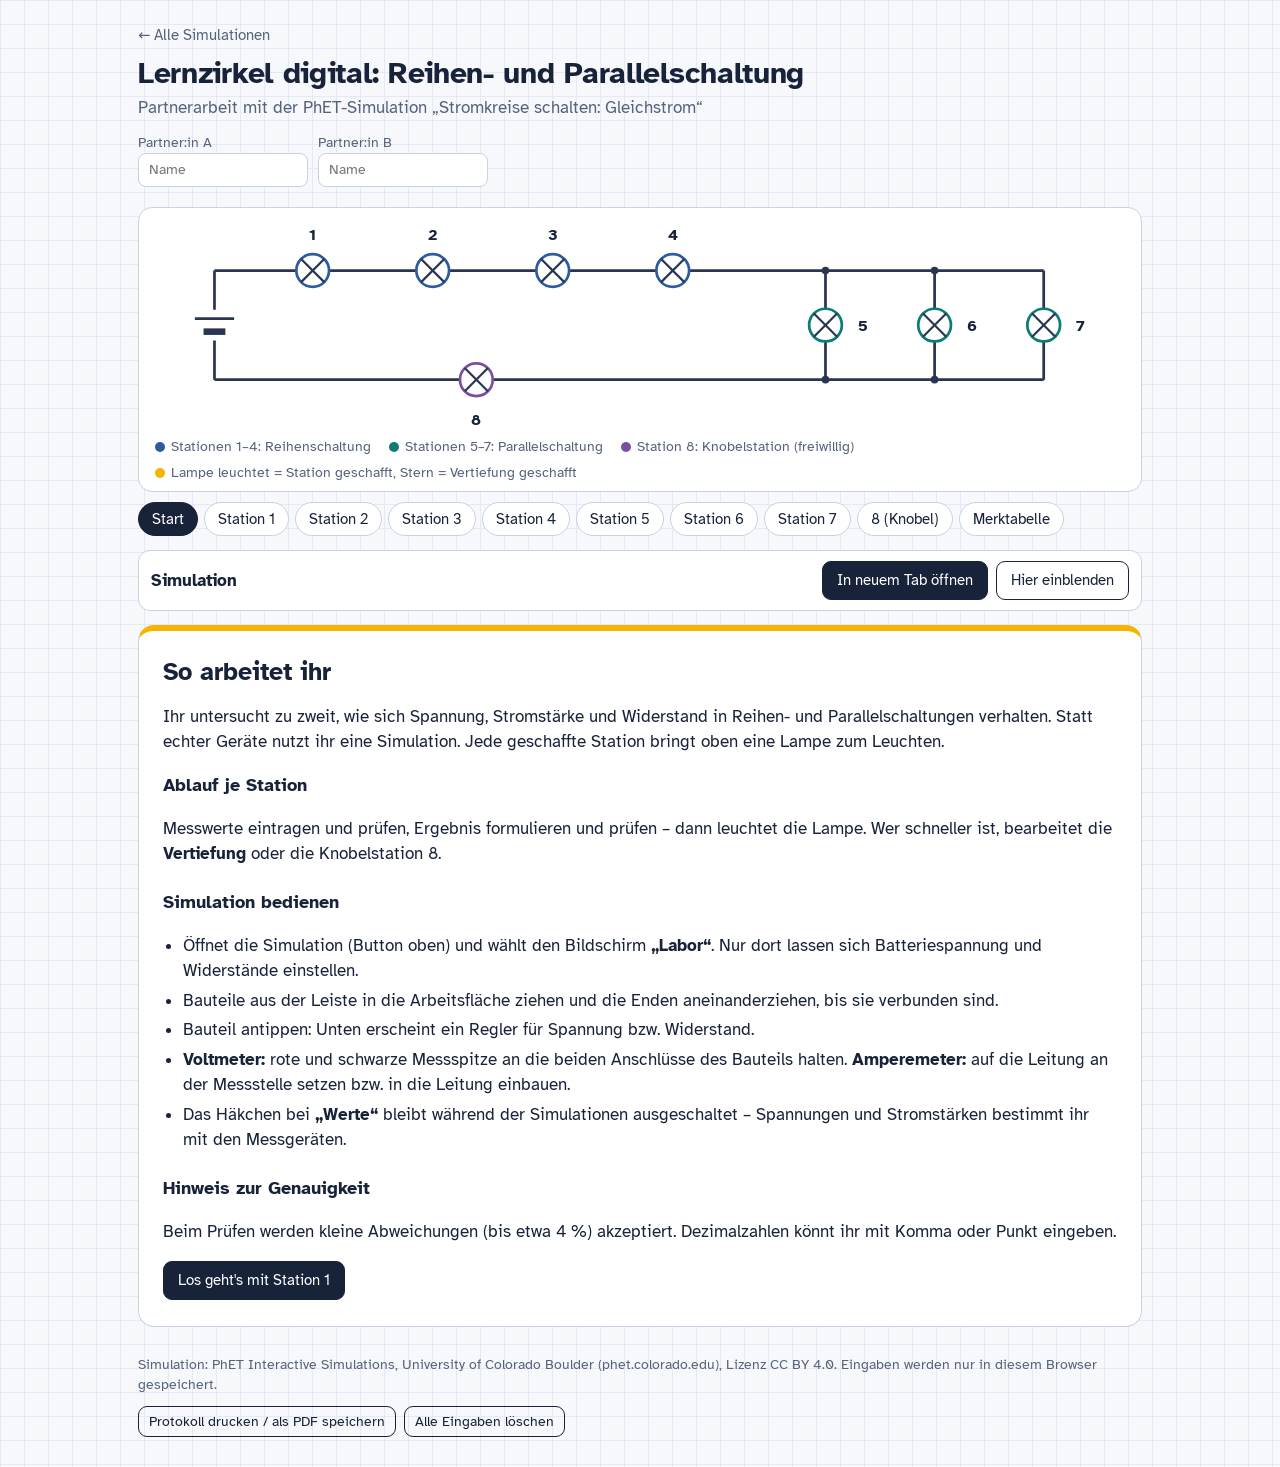
<file: sims/physik/reihe-parallel/index.html>
<!DOCTYPE html>
<html lang="de">
<head>
<meta charset="utf-8">
<meta name="viewport" content="width=device-width, initial-scale=1, viewport-fit=cover">
<title>Lernzirkel digital: Reihen- und Parallelschaltung</title>
<link rel="preconnect" href="https://fonts.googleapis.com">
<link rel="preconnect" href="https://fonts.gstatic.com" crossorigin>
<link href="https://fonts.googleapis.com/css2?family=Atkinson+Hyperlegible:ital,wght@0,400;0,700;1,400&display=swap" rel="stylesheet">
<style>
:root{
  --paper:#F6F8FB; --card:#FFFFFF; --grid:#E4EAF3; --ink:#18233A; --muted:#56637C;
  --line:#C8D2E2; --reihe:#2D5BA3; --reihe-soft:#E6EDF8; --par:#0E7C74; --par-soft:#E1F2F0;
  --lamp:#F4B400; --lamp-soft:#FFF4CC; --ok:#237548; --ok-soft:#E3F3E9; --bad:#B23A2A; --bad-soft:#FBE9E6;
  --wire:#2A3550; --knobel:#7A4FA3; --knobel-soft:#F1EAF8;
  box-sizing:border-box;
  padding-top:env(safe-area-inset-top,0px); padding-bottom:env(safe-area-inset-bottom,0px);
}
@media (prefers-color-scheme: dark){
  :root:not([data-theme="light"]){
    --paper:#111827; --card:#1A2335; --grid:#1F2A3F; --ink:#E8EDF6; --muted:#A3AFC4;
    --line:#34425E; --reihe:#7FA6E6; --reihe-soft:#1E2C47; --par:#4FC1B6; --par-soft:#16312F;
    --lamp:#FFC933; --lamp-soft:#3A3217; --ok:#5CCB8A; --ok-soft:#173226; --bad:#F08A78; --bad-soft:#3B1F1B;
    --wire:#C9D3E6; --knobel:#C29BE8; --knobel-soft:#2C2240;
  }
}
:root[data-theme="dark"]{
    --paper:#111827; --card:#1A2335; --grid:#1F2A3F; --ink:#E8EDF6; --muted:#A3AFC4;
    --line:#34425E; --reihe:#7FA6E6; --reihe-soft:#1E2C47; --par:#4FC1B6; --par-soft:#16312F;
    --lamp:#FFC933; --lamp-soft:#3A3217; --ok:#5CCB8A; --ok-soft:#173226; --bad:#F08A78; --bad-soft:#3B1F1B;
    --wire:#C9D3E6; --knobel:#C29BE8; --knobel-soft:#2C2240;
}
*{box-sizing:border-box}
html{scroll-padding-top:env(safe-area-inset-top,0px)}
body{
  margin:0; color:var(--ink); background:var(--paper);
  background-image:linear-gradient(var(--grid) 1px,transparent 1px),linear-gradient(90deg,var(--grid) 1px,transparent 1px);
  background-size:24px 24px;
  font-family:"Atkinson Hyperlegible", "Segoe UI", system-ui, -apple-system, Arial, sans-serif;
  font-size:17px; line-height:1.5;
}
button,input,select,textarea{font:inherit;color:inherit}
a{color:var(--reihe)}
:focus-visible{outline:3px solid var(--lamp);outline-offset:2px}

.wrap{max-width:1040px;margin:0 auto;padding:0 18px}
header.top{padding:22px 0 6px}
.backlink{display:inline-block;margin:0 0 10px;font-size:.92rem;color:var(--muted);text-decoration:none}
.backlink:hover{color:var(--ink);text-decoration:underline}
.titlerow{display:flex;flex-wrap:wrap;gap:12px 24px;align-items:flex-end;justify-content:space-between}
h1{font-size:1.9rem;line-height:1.15;margin:0;letter-spacing:-.01em}
.sub{margin:4px 0 0;color:var(--muted)}
.names{display:flex;gap:10px;flex-wrap:wrap}
.names label{display:flex;flex-direction:column;font-size:.85rem;color:var(--muted)}
.names input{width:170px;padding:6px 10px;border:1.5px solid var(--line);border-radius:8px;background:var(--card)}

/* progress circuit */
.board{margin:14px 0 6px;background:var(--card);border:1.5px solid var(--line);border-radius:14px;padding:8px 10px 2px}
.board svg{width:100%;height:auto;display:block}
.board .wire{stroke:var(--wire);stroke-width:2.5;fill:none}
.board .flow{stroke:var(--lamp);stroke-width:2.5;fill:none;stroke-dasharray:6 14;opacity:0}
.board.alldone .flow{opacity:1;animation:flow 1.4s linear infinite}
@keyframes flow{to{stroke-dashoffset:-40}}
@media (prefers-reduced-motion: reduce){.board.alldone .flow{animation:none}}
.bulb{cursor:pointer}
.bulb .glass{fill:var(--card);stroke:var(--wire);stroke-width:2.5;transition:fill .4s}
.bulb .x{stroke:var(--wire);stroke-width:2}
.bulb .halo{fill:var(--lamp);opacity:0;transition:opacity .5s}
.bulb.lit .glass{fill:var(--lamp)}
.bulb.lit .halo{opacity:.28}
.bulb .num{font-weight:700;font-size:15px;fill:var(--ink);text-anchor:middle}
.bulb .ring{fill:none;stroke:transparent;stroke-width:3}
.bulb.current .ring{stroke:var(--ink)}
.bulb .star{fill:var(--lamp);stroke:var(--wire);stroke-width:1;opacity:0}
.bulb.plus .star{opacity:1}
.bulb:focus{outline:none}
.bulb:focus-visible .ring{stroke:var(--lamp)}
.boardlegend{display:flex;flex-wrap:wrap;gap:6px 18px;font-size:.85rem;color:var(--muted);padding:2px 6px 6px}
.boardlegend span::before{content:"";display:inline-block;width:10px;height:10px;border-radius:50%;margin-right:6px;vertical-align:-1px;background:var(--c)}

/* nav */
nav.tabs{display:flex;flex-wrap:wrap;gap:6px;margin:10px 0 14px}
nav.tabs button{border:1.5px solid var(--line);background:var(--card);border-radius:999px;padding:5px 13px;cursor:pointer;font-size:.92rem}
nav.tabs button[aria-current="true"]{background:var(--ink);color:var(--card);border-color:var(--ink)}
nav.tabs button.done::after{content:" ✓";color:var(--ok)}
nav.tabs button[aria-current="true"].done::after{color:var(--lamp)}

/* sim bar */
.simbar{display:flex;flex-wrap:wrap;gap:8px;align-items:center;background:var(--card);border:1.5px solid var(--line);border-radius:12px;padding:10px 12px;margin-bottom:14px}
.simbar strong{margin-right:auto}
.btn{border:1.5px solid var(--ink);background:var(--ink);color:var(--card);border-radius:9px;padding:7px 14px;cursor:pointer;text-decoration:none;display:inline-block;font-size:.95rem}
.btn.ghost{background:transparent;color:var(--ink)}
.btn.small{padding:4px 10px;font-size:.88rem}
.simframe{display:none;margin-bottom:16px;border:1.5px solid var(--line);border-radius:12px;overflow:hidden;background:#000}
.simframe.on{display:block}
.simframe iframe{display:block;width:100%;aspect-ratio:16/10;border:0;max-height:78vh}

/* station */
.station{display:none;background:var(--card);border:1.5px solid var(--line);border-radius:16px;padding:22px 24px 26px;margin-bottom:28px}
.station.show{display:block}
.station[data-group="reihe"]{border-top:6px solid var(--reihe)}
.station[data-group="par"]{border-top:6px solid var(--par)}
.station[data-group="knobel"]{border-top:6px solid var(--knobel)}
.station[data-group="info"]{border-top:6px solid var(--lamp)}
.shead{display:flex;flex-wrap:wrap;gap:6px 14px;align-items:baseline}
.chip{font-size:.85rem;border-radius:6px;padding:2px 9px;font-weight:700}
.chip.reihe{background:var(--reihe-soft);color:var(--reihe)}
.chip.par{background:var(--par-soft);color:var(--par)}
.chip.knobel{background:var(--knobel-soft);color:var(--knobel)}
h2{font-size:1.55rem;margin:4px 0 2px;line-height:1.2}
h3{font-size:1.12rem;margin:22px 0 8px}
.grid2{display:grid;grid-template-columns:1.1fr 1fr;gap:22px;align-items:start}
@media (max-width:760px){.grid2{grid-template-columns:1fr}}
ol.steps{padding-left:1.3em;margin:6px 0}
ol.steps li{margin:4px 0}
.settings{background:var(--paper);border:1.5px dashed var(--line);border-radius:10px;padding:8px 12px;margin:8px 0}
.settings p{margin:2px 0}
figure.sch{margin:0;background:var(--paper);border-radius:12px;padding:8px}
figure.sch svg{width:100%;height:auto;display:block}
figure.sch figcaption{font-size:.85rem;color:var(--muted);text-align:center}
svg .w{stroke:var(--wire);stroke-width:2;fill:none}
svg .cmp{fill:var(--card);stroke:var(--wire);stroke-width:2}
svg .cmpx{stroke:var(--wire);stroke-width:1.8}
svg .lbl{fill:var(--ink);font-size:15px;font-family:inherit}
svg .lbl.i{font-style:italic}
svg .ml{fill:var(--ink);font-size:14px;font-weight:700;text-anchor:middle;dominant-baseline:central}
svg .dot{fill:var(--wire)}
svg .gap{fill:var(--paper)}

.tablewrap{overflow-x:auto}
table.mt{border-collapse:collapse;min-width:420px;margin:6px 0}
table.mt th,table.mt td{border:1.5px solid var(--line);padding:6px 8px;text-align:center}
table.mt th{background:var(--paper);font-weight:700;font-size:.95rem}
table.mt td.given{background:var(--paper);font-weight:700}
table.mt input{width:86px;padding:5px 6px;border:1.5px solid var(--line);border-radius:6px;text-align:center;background:var(--card)}
table.mt input.ok{border-color:var(--ok);background:var(--ok-soft)}
table.mt input.bad{border-color:var(--bad);background:var(--bad-soft)}
.actions{display:flex;flex-wrap:wrap;gap:8px;align-items:center;margin-top:10px}
.fb{margin-top:10px;padding:9px 13px;border-radius:9px;display:none}
.fb.ok{display:block;background:var(--ok-soft);color:var(--ok);border:1.5px solid var(--ok)}
.fb.bad{display:block;background:var(--bad-soft);color:var(--bad);border:1.5px solid var(--bad)}
.fb.info{display:block;background:var(--paper);border:1.5px solid var(--line)}
.fb p{margin:3px 0}
.fb ul{margin:4px 0;padding-left:1.2em}

.cloze p{margin:8px 0;line-height:2}
.cloze select{padding:3px 6px;border:1.5px solid var(--line);border-radius:6px;background:var(--card);max-width:100%}
.cloze select.ok{border-color:var(--ok);background:var(--ok-soft)}
.cloze select.bad{border-color:var(--bad);background:var(--bad-soft)}
textarea{width:100%;min-height:74px;padding:8px 10px;border:1.5px solid var(--line);border-radius:8px;background:var(--card);resize:vertical}
label.ta{display:block;font-weight:700;margin:12px 0 4px}
.muster{display:none;margin-top:10px;padding:10px 14px;border-left:5px solid var(--lamp);background:var(--lamp-soft);border-radius:0 10px 10px 0}
.muster.on{display:block}

details.zusatz{margin-top:24px;border:1.5px solid var(--line);border-radius:12px;background:var(--paper)}
details.zusatz summary{cursor:pointer;padding:10px 14px;font-weight:700;list-style:none}
details.zusatz summary::-webkit-details-marker{display:none}
details.zusatz summary::before{content:"＋ ";color:var(--muted)}
details.zusatz[open] summary::before{content:"－ "}
details.zusatz .zin{padding:0 14px 14px}
.opt{font-weight:400;color:var(--muted);font-size:.9rem}

.info h3:first-of-type{margin-top:12px}
.info ul{padding-left:1.2em}
.info li{margin:4px 0}
.merk table{border-collapse:collapse;width:100%;min-width:520px}
.merk th,.merk td{border:1.5px solid var(--line);padding:8px 10px;text-align:left;vertical-align:top}
.merk th{background:var(--paper)}
.locked{padding:14px;border:1.5px dashed var(--line);border-radius:10px;color:var(--muted)}
footer{color:var(--muted);font-size:.85rem;padding:0 0 30px}

@media print{
  body{background:#fff;color:#000;font-size:12pt}
  .board,nav.tabs,.simbar,.simframe,.actions,.noprint{display:none!important}
  .station{display:block!important;break-inside:avoid-page;border:1px solid #999;margin-bottom:12pt}
  .muster{display:block!important}
}
</style>
</head>
<body>
<div class="wrap">
  <header class="top">
    <a class="backlink noprint" href="../../../katalog.html?stufe=10&amp;fach=physik">← Alle Simulationen</a>
    <div class="titlerow">
      <div>
        <h1>Lernzirkel digital: Reihen- und Parallelschaltung</h1>
        <p class="sub">Partnerarbeit mit der PhET-Simulation „Stromkreise schalten: Gleichstrom“</p>
      </div>
      <div class="names noprint">
        <label>Partner:in A<input id="nameA" autocomplete="off" placeholder="Name"></label>
        <label>Partner:in B<input id="nameB" autocomplete="off" placeholder="Name"></label>
      </div>
    </div>
  </header>

  <div class="board" id="board" aria-label="Fortschritt: jede erledigte Station bringt ihre Lampe zum Leuchten">
    <svg id="boardSvg" viewBox="0 0 900 200" role="img" aria-labelledby="boardTitle">
      <title id="boardTitle">Fortschritts-Stromkreis mit einer Lampe je Station</title>
    </svg>
    <div class="boardlegend">
      <span style="--c:var(--reihe)">Stationen 1–4: Reihenschaltung</span>
      <span style="--c:var(--par)">Stationen 5–7: Parallelschaltung</span>
      <span style="--c:var(--knobel)">Station 8: Knobelstation (freiwillig)</span>
      <span style="--c:var(--lamp)">Lampe leuchtet = Station geschafft, Stern = Vertiefung geschafft</span>
    </div>
  </div>

  <nav class="tabs" id="tabs" aria-label="Stationen"></nav>

  <div class="simbar">
    <strong>Simulation</strong>
    <a class="btn" id="simLink" href="https://phet.colorado.edu/sims/html/circuit-construction-kit-dc/latest/circuit-construction-kit-dc_de.html" target="_blank" rel="noopener">In neuem Tab öffnen</a>
    <button class="btn ghost" id="simToggle" type="button">Hier einblenden</button>
  </div>
  <div class="simframe" id="simFrame"></div>

  <main id="stations"></main>

  <footer>
    Simulation: PhET Interactive Simulations, University of Colorado Boulder (phet.colorado.edu), Lizenz CC BY 4.0. Eingaben werden nur in diesem Browser gespeichert.
    <div class="actions noprint">
      <button class="btn ghost small" type="button" id="printBtn">Protokoll drucken / als PDF speichern</button>
      <button class="btn ghost small" type="button" id="resetBtn">Alle Eingaben löschen</button>
    </div>
  </footer>
</div>

<script>
/* ---------- Schaltplan-Helfer ---------- */
const W = p => `<polyline class="w" points="${p}"/>`;
const dot = (x,y) => `<circle class="dot" cx="${x}" cy="${y}" r="3.2"/>`;
const T = (x,y,t,a='middle',cls='lbl') => `<text class="${cls}" x="${x}" y="${y}" text-anchor="${a}">${t}</text>`;
const lamp = (x,y) => { const d=9.9; return `<circle class="cmp" cx="${x}" cy="${y}" r="14"/><line class="cmpx" x1="${x-d}" y1="${y-d}" x2="${x+d}" y2="${y+d}"/><line class="cmpx" x1="${x-d}" y1="${y+d}" x2="${x+d}" y2="${y-d}"/>`; };
const meter = (x,y,L) => `<circle class="cmp" cx="${x}" cy="${y}" r="13"/><text class="ml" x="${x}" y="${y}">${L}</text>`;
// Quelle in horizontaler Leitung
const srcH = (x,y) => `<rect class="gap" x="${x-7}" y="${y-3}" width="14" height="6"/><line x1="${x-5}" y1="${y-16}" x2="${x-5}" y2="${y+16}" stroke="var(--wire)" stroke-width="2"/><line x1="${x+5}" y1="${y-9}" x2="${x+5}" y2="${y+9}" stroke="var(--wire)" stroke-width="5"/>${T(x-12,y-18,'+','middle')}${T(x+13,y-18,'−','middle')}`;
// Quelle in vertikaler Leitung
const srcV = (x,y) => `<rect class="gap" x="${x-3}" y="${y-7}" width="6" height="14"/><line x1="${x-16}" y1="${y-5}" x2="${x+16}" y2="${y-5}" stroke="var(--wire)" stroke-width="2"/><line x1="${x-9}" y1="${y+5}" x2="${x+9}" y2="${y+5}" stroke="var(--wire)" stroke-width="5"/>${T(x-24,y-1,'+','middle')}${T(x-24,y+17,'−','middle')}`;
const svg = (w,h,inner,cap) => `<figure class="sch"><svg viewBox="0 0 ${w} ${h}" role="img" aria-label="${cap}">${inner}</svg><figcaption>${cap}</figcaption></figure>`;
const sub = s => s.replace(/_(\w+)/g,'<tspan baseline-shift="sub" font-size="11">$1</tspan>');

const SCH = {
  reiheU: (a='L_1',b='L_2') => svg(440,275,
    W('60,90 380,90 380,210 60,210 60,90') +
    W('130,90 130,38 190,38 190,90') + W('250,90 250,38 310,38 310,90') + W('190,210 190,252 250,252 250,210') +
    lamp(160,90)+lamp(280,90)+meter(160,38,'V')+meter(280,38,'V')+meter(220,252,'V')+srcH(220,210)+
    dot(130,90)+dot(190,90)+dot(250,90)+dot(310,90)+dot(190,210)+dot(250,210)+
    T(160,125,sub(a))+T(280,125,sub(b))+T(160,17,sub('U_1'),'middle','lbl i')+T(280,17,sub('U_2'),'middle','lbl i')+T(262,257,sub('U_g'),'start','lbl i'),
    'Reihenschaltung mit drei Spannungsmessern'),
  reiheI: (a='L_1',b='L_2') => svg(440,235,
    W('60,55 380,55 380,190 60,190 60,55') +
    meter(60,122,'A')+lamp(150,55)+meter(220,55,'A')+lamp(290,55)+meter(380,122,'A')+srcH(220,190)+
    T(38,127,sub('I_1'),'end','lbl i')+T(220,30,sub('I_2'),'middle','lbl i')+T(402,127,sub('I_3'),'start','lbl i')+
    T(150,30,sub(a))+T(290,30,sub(b)),
    'Reihenschaltung mit drei Strommessern'),
  parU: () => svg(460,240,
    W('60,40 380,40')+W('60,200 380,200')+W('60,40 60,200')+W('240,40 240,200')+W('380,40 380,200')+
    W('60,78 102,78 102,162 60,162')+W('240,78 200,78 200,162 240,162')+W('380,78 340,78 340,162 380,162')+
    srcV(60,120)+meter(102,120,'V')+lamp(240,120)+meter(200,120,'V')+lamp(380,120)+meter(340,120,'V')+
    dot(240,40)+dot(240,200)+dot(60,78)+dot(60,162)+dot(240,78)+dot(240,162)+dot(380,78)+dot(380,162)+
    T(120,125,sub('U_g'),'start','lbl i')+T(182,125,sub('U_1'),'end','lbl i')+T(322,125,sub('U_2'),'end','lbl i')+
    T(260,125,sub('L_1'),'start')+T(400,125,sub('L_2'),'start'),
    'Parallelschaltung mit drei Spannungsmessern'),
  parI: () => svg(460,250,
    W('60,40 380,40')+W('60,220 380,220')+W('60,40 60,220')+W('240,40 240,220')+W('380,40 380,220')+
    srcV(60,130)+meter(150,40,'A')+meter(240,92,'A')+lamp(240,165)+meter(380,92,'A')+lamp(380,165)+
    dot(240,40)+dot(240,220)+
    T(150,15,sub('I_g'),'middle','lbl i')+T(258,97,sub('I_1'),'start','lbl i')+T(398,97,sub('I_2'),'start','lbl i')+
    T(262,170,sub('L_1'),'start')+T(402,170,sub('L_2'),'start'),
    'Parallelschaltung mit drei Strommessern'),
  parR: () => svg(460,250,
    W('60,40 380,40')+W('60,220 380,220')+W('60,40 60,220')+W('240,40 240,220')+W('380,40 380,220')+
    W('60,90 104,90 104,170 60,170')+
    srcV(60,130)+meter(104,130,'V')+meter(170,40,'A')+lamp(240,130)+lamp(380,130)+
    dot(240,40)+dot(240,220)+dot(60,90)+dot(60,170)+
    T(122,135,sub('U'),'start','lbl i')+T(170,15,sub('I_g'),'middle','lbl i')+
    T(262,135,sub('R_1'),'start')+T(402,135,sub('R_2'),'start'),
    'Parallelschaltung: Gesamtspannung und Gesamtstromstärke messen'),
  gemischt: () => svg(480,235,
    W('60,40 250,40')+W('250,40 400,40')+W('250,40 250,112 400,112 400,40')+W('400,40 440,40 440,200 60,200 60,40')+
    srcV(60,120)+lamp(150,40)+lamp(325,40)+lamp(325,112)+dot(250,40)+dot(400,40)+
    T(150,20,sub('L_1'))+T(325,20,sub('L_2'))+T(325,142,sub('L_3')),
    'Gemischte Schaltung: L1 in Reihe zu L2 ∥ L3')
};

/* ---------- Stationsdaten ---------- */
const SIMHINT_R = 'Prüft auch, ob Batteriespannung und Lampen-Widerstände richtig eingestellt sind.';
const STATIONS = [
{ id:1, group:'reihe', title:'Spannungen bei Reihenschaltung',
  settings:['Zwei gleiche Lampen L<sub>1</sub>, L<sub>2</sub> mit je <b>10 Ω</b>','Batteriespannung wie in der Tabelle'],
  steps:['Baut die Schaltung nach dem Schaltplan in der Simulation auf.','Stellt nacheinander die Batteriespannungen aus der Tabelle ein.','Messt jeweils U<sub>g</sub> an der Batterie und die Teilspannungen U<sub>1</sub> und U<sub>2</sub> an den Lampen. Tragt die Werte ein.','Formuliert eine Gesetzmäßigkeit.'],
  sch:()=>SCH.reiheU(),
  table:{cols:[{k:'Ub',l:'Batterie in V',g:1},{k:'Ug',l:'U<sub>g</sub> in V'},{k:'U1',l:'U<sub>1</sub> in V'},{k:'U2',l:'U<sub>2</sub> in V'}],
    rows:[{Ub:3},{Ub:6},{Ub:9}], exp:r=>({Ug:r.Ub,U1:r.Ub/2,U2:r.Ub/2})},
  hint:'Die Spannungsmesser müssen <b>parallel</b> zur jeweiligen Lampe angeschlossen sein (rote und schwarze Messspitze an die beiden Anschlüsse der Lampe). '+SIMHINT_R,
  cloze:[['Die Gesamtspannung U<sub>g</sub> ist ',{o:['gleich der Summe der Teilspannungen','genauso groß wie jede Teilspannung','kleiner als jede Teilspannung'],c:0},'.'],
         ['Bei zwei gleichen Lampen ist jede Teilspannung ',{o:['halb so groß wie','genauso groß wie','doppelt so groß wie'],c:0},' U<sub>g</sub>.']],
  muster:'In der Reihenschaltung teilt sich die Gesamtspannung auf die Lampen auf: <b>U<sub>g</sub> = U<sub>1</sub> + U<sub>2</sub></b>. Bei gleichen Lampen sind die Teilspannungen gleich groß.',
  zusatz:{text:'Stellt eine Vermutung auf: Wie groß ist die Spannung an jeder Lampe, wenn <b>drei</b> gleiche Lampen (je 10 Ω) in Reihe an <b>9 V</b> liegen? Schreibt die Vermutung auf und überprüft sie dann in der Simulation.',
    table:{cols:[{k:'Ub',l:'Batterie in V',g:1},{k:'U1',l:'U<sub>1</sub> in V'},{k:'U2',l:'U<sub>2</sub> in V'},{k:'U3',l:'U<sub>3</sub> in V'}],rows:[{Ub:9}],exp:r=>({U1:3,U2:3,U3:3})},
    cloze:[['Bei n gleichen Lampen in Reihe gilt für jede Teilspannung: U = ',{o:['U<sub>g</sub> : n','U<sub>g</sub> · n','U<sub>g</sub>'],c:0,plain:['Ug : n','Ug · n','Ug']},'.']]}
},
{ id:2, group:'reihe', title:'Stromstärke bei Reihenschaltung',
  settings:['Zwei gleiche Lampen mit je <b>10 Ω</b>','Batteriespannung wie in der Tabelle'],
  steps:['Baut die Schaltung auf. Messt die Stromstärke vor L<sub>1</sub>, zwischen den Lampen und hinter L<sub>2</sub>.','Stellt die Batteriespannungen aus der Tabelle ein und tragt I<sub>1</sub>, I<sub>2</sub> und I<sub>3</sub> ein.','Formuliert ein Ergebnis.'],
  sch:()=>SCH.reiheI(),
  table:{cols:[{k:'Ub',l:'Batterie in V',g:1},{k:'I1',l:'I<sub>1</sub> in A'},{k:'I2',l:'I<sub>2</sub> in A'},{k:'I3',l:'I<sub>3</sub> in A'}],
    rows:[{Ub:3},{Ub:6},{Ub:9}], exp:r=>({I1:r.Ub/20,I2:r.Ub/20,I3:r.Ub/20})},
  hint:'Das Amperemeter misst den Strom <b>in der Leitung</b>: Legt den Messkopf direkt auf das Kabel an der richtigen Stelle (bzw. baut das Amperemeter in die Leitung ein). '+SIMHINT_R,
  cloze:[['In der Reihenschaltung ist die Stromstärke ',{o:['an jeder Stelle gleich groß','vor der ersten Lampe am größten','hinter der letzten Lampe am größten'],c:0},'.'],
         ['Die Lampen „verbrauchen“ ',{o:['keinen Strom – die Ladung fließt vollständig weiter','einen Teil des Stroms'],c:0},'.']],
  muster:'In der Reihenschaltung ist die Stromstärke an jeder Stelle gleich: <b>I<sub>1</sub> = I<sub>2</sub> = I<sub>3</sub></b>. Die Lampen verbrauchen keinen Strom, sondern Energie.',
  zusatz:{text:'Vermutung: Wie ändert sich die Stromstärke, wenn <b>drei</b> gleiche Lampen (je 10 Ω) in Reihe an <b>9 V</b> liegen? Überprüft die Vermutung.',
    table:{cols:[{k:'Ub',l:'Batterie in V',g:1},{k:'I1',l:'I<sub>1</sub> in A'},{k:'I2',l:'I<sub>2</sub> in A'},{k:'I3',l:'I<sub>3</sub> in A'},{k:'I4',l:'I<sub>4</sub> in A'}],rows:[{Ub:9}],exp:()=>({I1:.3,I2:.3,I3:.3,I4:.3})},
    cloze:[['Mit drei statt zwei Lampen ist die Stromstärke ',{o:['kleiner','größer','gleich groß'],c:0},', weil der Gesamtwiderstand ',{o:['größer','kleiner'],c:0},' wird.']]}
},
{ id:3, group:'reihe', title:'Unterschiedliche Lampen im Stromkreis',
  settings:['L<sub>1</sub> mit <b>10 Ω</b>, L<sub>2</sub> mit <b>40 Ω</b>','Batteriespannung wie in der Tabelle'],
  steps:['Baut die Schaltung nach dem Schaltplan auf und stellt die Widerstände der Lampen ein.','Messt für jede Batteriespannung U<sub>g</sub>, U<sub>1</sub> und U<sub>2</sub>.','Was fällt euch auf? Vergleicht mit Station 1.'],
  sch:()=>SCH.reiheU('L_1 (10 Ω)','L_2 (40 Ω)'),
  table:{cols:[{k:'Ub',l:'Batterie in V',g:1},{k:'Ug',l:'U<sub>g</sub> in V'},{k:'U1',l:'U<sub>1</sub> in V'},{k:'U2',l:'U<sub>2</sub> in V'}],
    rows:[{Ub:5},{Ub:10},{Ub:15}], exp:r=>({Ug:r.Ub,U1:r.Ub*.2,U2:r.Ub*.8})},
  hint:'Achtet darauf, welche Lampe 10 Ω und welche 40 Ω hat – vertauschte Lampen vertauschen U<sub>1</sub> und U<sub>2</sub>. '+SIMHINT_R,
  cloze:[['Auch hier gilt: U<sub>g</sub> ',{o:['= U<sub>1</sub> + U<sub>2</sub>','= U<sub>1</sub> = U<sub>2</sub>','= U<sub>1</sub> − U<sub>2</sub>'],c:0,plain:['= U1 + U2','= U1 = U2','= U1 − U2']},'.'],
         ['An der Lampe mit dem größeren Widerstand liegt die ',{o:['größere','kleinere','gleiche'],c:0},' Teilspannung.'],
         ['Das Verhältnis der Teilspannungen ist U<sub>1</sub> : U<sub>2</sub> = ',{o:['R<sub>1</sub> : R<sub>2</sub>','R<sub>2</sub> : R<sub>1</sub>','1 : 1'],c:0,plain:['R1 : R2','R2 : R1','1 : 1']},'.']],
  muster:'Auch bei unterschiedlichen Lampen gilt <b>U<sub>g</sub> = U<sub>1</sub> + U<sub>2</sub></b>. Die Spannung teilt sich im Verhältnis der Widerstände auf: <b>U<sub>1</sub> : U<sub>2</sub> = R<sub>1</sub> : R<sub>2</sub></b>. Am größeren Widerstand liegt die größere Teilspannung.',
  zusatz:{text:'Vermutung: Drei unterschiedliche Lampen mit <b>10 Ω, 20 Ω und 30 Ω</b> liegen in Reihe an <b>12 V</b>. Welche Teilspannungen erwartet ihr? Überprüft.',
    table:{cols:[{k:'Ub',l:'Batterie in V',g:1},{k:'U1',l:'U<sub>1</sub> (10 Ω) in V'},{k:'U2',l:'U<sub>2</sub> (20 Ω) in V'},{k:'U3',l:'U<sub>3</sub> (30 Ω) in V'}],rows:[{Ub:12}],exp:()=>({U1:2,U2:4,U3:6})}}
},
{ id:4, group:'reihe', title:'Was ist hier los?',
  settings:['L<sub>1</sub> mit <b>10 Ω</b>, L<sub>2</sub> mit <b>40 Ω</b> (wie Station 3)','Batteriespannung wie in der Tabelle'],
  steps:['Baut die Schaltung mit drei Strommessern auf.','Messt I<sub>1</sub>, I<sub>2</sub> und I<sub>3</sub> für jede Batteriespannung.','Berechnet den Gesamtwiderstand R<sub>g</sub> = U<sub>g</sub> : I und vergleicht ihn mit R<sub>1</sub> und R<sub>2</sub>.','Beobachtet die Helligkeit der Lampen genau. Formuliert ein Ergebnis und eine Erklärung.'],
  sch:()=>SCH.reiheI('L_1 (10 Ω)','L_2 (40 Ω)'),
  table:{cols:[{k:'Ub',l:'Batterie in V',g:1},{k:'I1',l:'I<sub>1</sub> in A'},{k:'I2',l:'I<sub>2</sub> in A'},{k:'I3',l:'I<sub>3</sub> in A'},{k:'Rg',l:'R<sub>g</sub> = U<sub>g</sub> : I in Ω'}],
    rows:[{Ub:5},{Ub:10},{Ub:15}], exp:r=>({I1:r.Ub/50,I2:r.Ub/50,I3:r.Ub/50,Rg:50})},
  hint:'Alle drei Strommesser müssen in der Leitung sitzen, durch die der Strom der Lampen fließt. Für R<sub>g</sub> teilt ihr die Batteriespannung durch die gemessene Stromstärke. '+SIMHINT_R,
  cloze:[['Durch beide Lampen fließt ',{o:['der gleiche Strom','durch die 40-Ω-Lampe mehr Strom','durch die 10-Ω-Lampe mehr Strom'],c:0},'.'],
         ['Heller leuchtet die Lampe mit ',{o:['40 Ω','10 Ω'],c:0},', denn an ihr liegt die ',{o:['größere','kleinere'],c:0},' Spannung.'],
         ['Für den Gesamtwiderstand der Reihenschaltung gilt: R<sub>g</sub> ',{o:['= R<sub>1</sub> + R<sub>2</sub>','= R<sub>1</sub> − R<sub>2</sub>','= R<sub>1</sub> · R<sub>2</sub>'],c:0,plain:['= R1 + R2','= R1 − R2','= R1 · R2']},'. Er ist also ',{o:['größer als jeder Einzelwiderstand','kleiner als jeder Einzelwiderstand'],c:0},'.']],
  muster:'Die Stromstärke ist trotz unterschiedlicher Lampen überall gleich. Der Gesamtwiderstand ist die Summe der Einzelwiderstände: <b>R<sub>g</sub> = R<sub>1</sub> + R<sub>2</sub></b>, er ist größer als jeder Einzelwiderstand. Die Lampe mit dem <b>größeren</b> Widerstand leuchtet heller: An ihr liegt die größere Spannung, dort wird bei gleichem Strom mehr Energie umgesetzt (P = U · I). Bei echten Glühlampen kann die Lampe mit kleinem Widerstand deshalb sogar dunkel bleiben.',
  zusatz:{text:'Drei unterschiedliche Lampen mit <b>10 Ω, 20 Ω und 30 Ω</b> in Reihe an <b>12 V</b>: Welche Stromstärke erwartet ihr – und welche Lampe leuchtet am hellsten? Überprüft.',
    table:{cols:[{k:'Ub',l:'Batterie in V',g:1},{k:'I1',l:'I vor L<sub>1</sub> in A'},{k:'I2',l:'I hinter L<sub>3</sub> in A'}],rows:[{Ub:12}],exp:()=>({I1:.2,I2:.2})},
    cloze:[['Am hellsten leuchtet die Lampe mit ',{o:['30 Ω','20 Ω','10 Ω'],c:0},'.']]}
},
{ id:5, group:'par', title:'Spannung bei Parallelschaltung',
  settings:['L<sub>1</sub> mit <b>10 Ω</b>, L<sub>2</sub> mit <b>40 Ω</b>','Batteriespannung wie in der Tabelle'],
  steps:['Erstellt eine Liste der Bauteile, die ihr in der Simulation braucht (unten im Textfeld).','Baut die Parallelschaltung nach dem Schaltplan auf.','Messt U<sub>g</sub>, U<sub>1</sub> und U<sub>2</sub> für jede Batteriespannung.','Formuliert ein Ergebnis.'],
  sch:()=>SCH.parU(),
  table:{cols:[{k:'Ub',l:'Batterie in V',g:1},{k:'Ug',l:'U<sub>g</sub> in V'},{k:'U1',l:'U<sub>1</sub> in V'},{k:'U2',l:'U<sub>2</sub> in V'}],
    rows:[{Ub:3},{Ub:6},{Ub:9}], exp:r=>({Ug:r.Ub,U1:r.Ub,U2:r.Ub})},
  hint:'Jede Lampe muss einen <b>eigenen Zweig</b> zwischen den beiden Batteriepolen haben. '+SIMHINT_R,
  extraTa:'Geräteliste',
  cloze:[['Bei der Parallelschaltung liegt an jeder Lampe ',{o:['die gleiche Spannung wie an der Batterie','die halbe Batteriespannung','eine Spannung, die vom Widerstand der Lampe abhängt'],c:0},'.']],
  muster:'In der Parallelschaltung liegt an allen Zweigen dieselbe Spannung: <b>U<sub>g</sub> = U<sub>1</sub> = U<sub>2</sub></b> – unabhängig von den Widerständen.',
  zusatz:{text:'Entfernt in der Simulation eine Lampe aus der Parallelschaltung (Bauteil anklicken und löschen). Was passiert mit der anderen Lampe? Vergleicht mit einer Reihenschaltung. Begründet damit, warum Geräte im Haushalt parallel geschaltet sind.',
    cloze:[['In der Parallelschaltung leuchtet die andere Lampe ',{o:['unverändert weiter','nicht mehr','dunkler'],c:0},'.'],['In der Reihenschaltung geht die andere Lampe ',{o:['aus','heller an','unverändert weiter'],c:0},'.']],
    ta:'Warum sind Haushaltsgeräte parallel geschaltet?'}
},
{ id:6, group:'par', title:'Widerstand bei Parallelschaltung',
  settings:['Batteriespannung fest: <b>8 V</b>','Lampen-Widerstände wie in der Tabelle'],
  steps:['Erstellt eine Liste der Bauteile, die ihr braucht.','Baut die Parallelschaltung auf. Die Simulation hat kein Widerstandsmessgerät – deshalb messt ihr U und I<sub>g</sub>.','Berechnet den Gesamtwiderstand mit R<sub>g</sub> = U : I<sub>g</sub>.','Vergleicht R<sub>g</sub> mit den Einzelwiderständen.','Überprüft mit euren Messwerten zwei Ansätze zur Berechnung von R<sub>g</sub> (zweite Tabelle).'],
  sch:()=>SCH.parR(),
  table:{cols:[{k:'R1',l:'R<sub>1</sub> in Ω',g:1},{k:'R2',l:'R<sub>2</sub> in Ω',g:1},{k:'U',l:'U in V'},{k:'Ig',l:'I<sub>g</sub> in A'},{k:'Rg',l:'R<sub>g</sub> = U : I<sub>g</sub> in Ω'}],
    rows:[{R1:10,R2:10},{R1:10,R2:40},{R1:40,R2:40}], exp:r=>{const Rg=1/(1/r.R1+1/r.R2);return {U:8,Ig:8/Rg,Rg}}},
  table2:{title:'Welcher Ansatz passt zu euren Messwerten?',
    text:'Zwei Schüler schlagen Formeln für den Gesamtwiderstand vor:<br><b>Ansatz A:</b> R<sub>g</sub> ist der Mittelwert: R<sub>g</sub> = (R<sub>1</sub> + R<sub>2</sub>) : 2<br><b>Ansatz B:</b> Die Kehrwerte addieren sich: 1/R<sub>g</sub> = 1/R<sub>1</sub> + 1/R<sub>2</sub>, also R<sub>g</sub> = 1 : (1/R<sub>1</sub> + 1/R<sub>2</sub>)<br>Berechnet für jede Zeile beide Ansätze und vergleicht mit eurem gemessenen R<sub>g</sub>. Brüche wie 5/40 dürft ihr so eingeben.',
    cols:[{k:'R1',l:'R<sub>1</sub> in Ω',g:1},{k:'R2',l:'R<sub>2</sub> in Ω',g:1},{k:'A',l:'Ansatz A:<br>R<sub>g</sub> in Ω'},{k:'B1',l:'Ansatz B:<br>1/R<sub>1</sub> + 1/R<sub>2</sub> in 1/Ω',tol:.002},{k:'B2',l:'Ansatz B:<br>R<sub>g</sub> in Ω'}],
    rows:[{R1:10,R2:10},{R1:10,R2:40},{R1:40,R2:40}], exp:r=>{const s=1/r.R1+1/r.R2;return {A:(r.R1+r.R2)/2,B1:s,B2:1/s}}},
  hint:'Der Strommesser für I<sub>g</sub> muss in der Zuleitung sitzen, <b>bevor</b> sich der Strom auf die Zweige aufteilt. '+SIMHINT_R,
  extraTa:'Geräteliste',
  cloze:[['Der Gesamtwiderstand einer Parallelschaltung ist ',{o:['kleiner als der kleinste Einzelwiderstand','größer als der größte Einzelwiderstand','gleich der Summe der Einzelwiderstände'],c:0},'.'],
         ['Bei zwei gleichen Widerständen ist R<sub>g</sub> ',{o:['halb so groß wie ein Einzelwiderstand','doppelt so groß wie ein Einzelwiderstand','genauso groß wie ein Einzelwiderstand'],c:0},'.'],
         ['Zu den Messwerten passt ',{o:['nur Ansatz B','nur Ansatz A','beide Ansätze'],c:0},'. Für die Parallelschaltung gilt also: ',{o:['1/R<sub>g</sub> = 1/R<sub>1</sub> + 1/R<sub>2</sub>','R<sub>g</sub> = (R<sub>1</sub> + R<sub>2</sub>) : 2','R<sub>g</sub> = R<sub>1</sub> + R<sub>2</sub>'],c:0,plain:['1/Rg = 1/R1 + 1/R2','Rg = (R1 + R2) : 2','Rg = R1 + R2']},'.']],
  muster:'Der Gesamtwiderstand einer Parallelschaltung ist <b>kleiner als der kleinste Einzelwiderstand</b>. Jeder zusätzliche Zweig bietet der Ladung einen weiteren Weg, R<sub>g</sub> wird kleiner. Es gilt <b>1/R<sub>g</sub> = 1/R<sub>1</sub> + 1/R<sub>2</sub></b>. Bei n gleichen Widerständen folgt daraus R<sub>g</sub> = R : n. Ansatz A scheitert schon bei zwei gleichen Lampen: Er liefert 10 Ω statt der gemessenen 5 Ω.',
  zusatz:{text:'Die Formel gilt auch für mehr Zweige: <b>1/R<sub>g</sub> = 1/R<sub>1</sub> + 1/R<sub>2</sub> + 1/R<sub>3</sub> …</b> Sagt damit voraus: Wie groß ist R<sub>g</sub> für <b>drei</b> Lampen mit je <b>30 Ω</b> parallel? Messt bei <b>6 V</b> nach.',
    table:{cols:[{k:'U',l:'U in V',g:1},{k:'Ig',l:'I<sub>g</sub> in A'},{k:'Rg',l:'R<sub>g</sub> in Ω'}],rows:[{U:6}],exp:()=>({Ig:.6,Rg:10})}}
},
{ id:7, group:'par', title:'Stromstärke bei Parallelschaltung',
  settings:['L<sub>1</sub> mit <b>10 Ω</b>, L<sub>2</sub> mit <b>40 Ω</b>','Batteriespannung wie in der Tabelle'],
  steps:['Erstellt eine Liste der Bauteile, die ihr braucht.','Baut die Schaltung nach dem Schaltplan auf.','Messt I<sub>1</sub>, I<sub>2</sub> und I<sub>g</sub> für jede Batteriespannung.','Formuliert ein Ergebnis.'],
  sch:()=>SCH.parI(),
  table:{cols:[{k:'Ub',l:'Batterie in V',g:1},{k:'Ig',l:'I<sub>g</sub> in A'},{k:'I1',l:'I<sub>1</sub> in A'},{k:'I2',l:'I<sub>2</sub> in A'}],
    rows:[{Ub:4},{Ub:8},{Ub:12}], exp:r=>({Ig:r.Ub/10+r.Ub/40,I1:r.Ub/10,I2:r.Ub/40})},
  hint:'I<sub>1</sub> und I<sub>2</sub> werden jeweils im eigenen Zweig gemessen, I<sub>g</sub> in der gemeinsamen Zuleitung. '+SIMHINT_R,
  extraTa:'Geräteliste',
  cloze:[['Für die Stromstärken gilt: I<sub>g</sub> ',{o:['= I<sub>1</sub> + I<sub>2</sub>','= I<sub>1</sub> = I<sub>2</sub>','= I<sub>1</sub> − I<sub>2</sub>'],c:0,plain:['= I1 + I2','= I1 = I2','= I1 − I2']},'.'],
         ['Durch den Zweig mit dem kleineren Widerstand fließt der ',{o:['größere','kleinere','gleiche'],c:0},' Teilstrom.']],
  muster:'In der Parallelschaltung teilt sich der Gesamtstrom auf die Zweige auf: <b>I<sub>g</sub> = I<sub>1</sub> + I<sub>2</sub></b>. Durch den Zweig mit dem kleineren Widerstand fließt der größere Strom.',
  zusatz:{text:'Vermutung: Ihr schaltet bei <b>8 V</b> drei Lampen mit <b>10 Ω, 20 Ω und 40 Ω</b> parallel. Welche Ströme erwartet ihr? Überprüft. Erklärt anschließend, warum an einer Mehrfachsteckdose nicht beliebig viele Geräte betrieben werden sollten.',
    table:{cols:[{k:'U',l:'U in V',g:1},{k:'I1',l:'I<sub>1</sub> (10 Ω) in A'},{k:'I2',l:'I<sub>2</sub> (20 Ω) in A'},{k:'I3',l:'I<sub>3</sub> (40 Ω) in A'},{k:'Ig',l:'I<sub>g</sub> in A'}],rows:[{U:8}],exp:()=>({I1:.8,I2:.4,I3:.2,Ig:1.4})},
    ta:'Mehrfachsteckdose: Begründung'}
},
{ id:8, group:'knobel', title:'Knobelstation: gemischte Schaltung', optional:true,
  settings:['L<sub>1</sub>, L<sub>2</sub>, L<sub>3</sub> mit <b>je 20 Ω</b>','Batteriespannung <b>12 V</b>'],
  steps:['Stellt <b>vor</b> dem Aufbau eine Vermutung auf: Welche Lampe leuchtet am hellsten? Schreibt eine Begründung ins Textfeld.','Baut die Schaltung auf: L<sub>2</sub> und L<sub>3</sub> parallel, dazu L<sub>1</sub> in Reihe.','Messt die Spannung an L<sub>1</sub> und am Parallelteil sowie die Ströme durch L<sub>1</sub>, L<sub>2</sub> und L<sub>3</sub>.','Erklärt eure Beobachtung mit den Regeln aus den Stationen 1–7.'],
  sch:()=>SCH.gemischt(),
  table:{cols:[{k:'Ub',l:'Batterie in V',g:1},{k:'U1',l:'U an L<sub>1</sub> in V'},{k:'U23',l:'U am Parallelteil in V'},{k:'I1',l:'I<sub>1</sub> in A'},{k:'I2',l:'I<sub>2</sub> in A'},{k:'I3',l:'I<sub>3</sub> in A'}],
    rows:[{Ub:12}], exp:()=>({U1:8,U23:4,I1:.4,I2:.2,I3:.2})},
  hint:'Der Parallelteil aus zwei 20-Ω-Lampen hat zusammen nur 10 Ω – er bekommt deshalb einen kleineren Teil der Spannung. '+SIMHINT_R,
  extraTa:'Vermutung vor dem Aufbau',
  cloze:[['Am hellsten leuchtet ',{o:['L<sub>1</sub>','L<sub>2</sub>','L<sub>3</sub>','alle gleich hell'],c:0,plain:['L1','L2','L3','alle gleich hell']},'.'],
         ['Durch L<sub>1</sub> fließt ',{o:['der gesamte Strom','nur die Hälfte des Stroms'],c:0},', der sich danach auf L<sub>2</sub> und L<sub>3</sub> ',{o:['aufteilt','verdoppelt'],c:0},'.']],
  muster:'Der Parallelteil aus zwei 20-Ω-Lampen hat zusammen 10 Ω, die ganze Schaltung also R<sub>g</sub> = 20 Ω + 10 Ω = 30 Ω und I<sub>g</sub> = 12 V : 30 Ω = 0,4 A. Durch L<sub>1</sub> fließt dieser gesamte Strom, an ihr liegen 8 V. Am Parallelteil liegen nur 4 V, durch L<sub>2</sub> und L<sub>3</sub> fließen je 0,2 A. <b>L<sub>1</sub> leuchtet am hellsten.</b>',
  zusatz:null
}
];
/* ---------- Speicher ---------- */
const KEY='lz-reihe-parallel-v1';
let store = {v:{}, done:{}};
try{ const s=localStorage.getItem(KEY); if(s) store=JSON.parse(s); }catch(e){}
store.v = store.v||{}; store.done = store.done||{};
const save = () => { try{ localStorage.setItem(KEY, JSON.stringify(store)); }catch(e){} };

/* ---------- Rendering ---------- */
const $ = s => document.querySelector(s);
const fmt = n => (Math.round(n*1000)/1000).toString().replace('.',',');

function tableHTML(pre, tb){
  let h = `<div class="tablewrap"><table class="mt"><thead><tr><th>Nr.</th>${tb.cols.map(c=>`<th>${c.l}</th>`).join('')}</tr></thead><tbody>`;
  tb.rows.forEach((r,i)=>{
    h += `<tr><td>${i+1}</td>` + tb.cols.map(c => c.g ? `<td class="given">${fmt(r[c.k])}</td>` :
      `<td><input inputmode="decimal" id="${pre}-r${i}-${c.k}" aria-label="Zeile ${i+1}, ${c.l.replace(/<[^>]+>/g,'')}"></td>`).join('') + `</tr>`;
  });
  return h + `</tbody></table></div>`;
}
function clozeHTML(pre, cl){
  return `<div class="cloze">` + cl.map((line,li)=>{
    let si=0;
    return `<p>` + line.map(part => {
      if(typeof part==='string') return part;
      const id=`${pre}-c${li}-${si++}`;
      return `<select id="${id}"><option value="">— bitte wählen —</option>${part.o.map((o,oi)=>`<option value="${oi}">${(part.plain?part.plain[oi]:o).replace(/<[^>]+>/g,'')}</option>`).join('')}</select>`;
    }).join('') + `</p>`;
  }).join('') + `</div>`;
}

function stationHTML(st){
  const grp = {reihe:['reihe','Reihenschaltung'],par:['par','Parallelschaltung'],knobel:['knobel','freiwillig']}[st.group];
  const p=`s${st.id}`;
  let h = `<section class="station" id="st-${st.id}" data-group="${st.group}" aria-labelledby="h-${st.id}">
  <div class="shead"><span class="chip ${grp[0]}">Station ${st.id} ${st.id===8?'':'– '+grp[1]}</span>${st.optional?'<span class="chip knobel">freiwillig</span>':''}</div>
  <h2 id="h-${st.id}">${st.title}</h2>
  <div class="grid2">
    <div>
      <div class="settings"><p><b>Einstellungen in der Simulation</b></p>${st.settings.map(s=>`<p>${s}</p>`).join('')}</div>
      <ol class="steps">${st.steps.map(s=>`<li>${s}</li>`).join('')}</ol>
    </div>
    ${st.sch()}
  </div>
  ${st.extraTa?`<label class="ta" for="${p}-extra">${st.extraTa}</label><textarea id="${p}-extra"></textarea>`:''}
  <h3>Messtabelle</h3>
  ${tableHTML(p+'-m', st.table)}
  ${st.table2?`<h3>${st.table2.title}</h3><p>${st.table2.text}</p>${tableHTML(p+'-t2', st.table2)}`:''}
  <div class="actions noprint"><button class="btn" type="button" data-act="check-m" data-st="${st.id}">Messwerte prüfen</button></div>
  <div class="fb" id="${p}-mfb" role="status"></div>
  <h3>Auswertung</h3>
  <label class="ta" for="${p}-own">Euer Ergebnis in eigenen Worten</label>
  <textarea id="${p}-own" placeholder="In der …schaltung gilt: …"></textarea>
  <p style="margin:14px 0 0"><b>Überprüft euer Ergebnis:</b></p>
  ${clozeHTML(p+'-k', st.cloze)}
  <div class="actions noprint"><button class="btn" type="button" data-act="check-k" data-st="${st.id}">Ergebnis prüfen</button></div>
  <div class="fb" id="${p}-kfb" role="status"></div>
  <div class="muster" id="${p}-muster"><b>Merksatz:</b> ${st.muster}</div>`;
  if(st.zusatz){
    const z=st.zusatz;
    h += `<details class="zusatz" id="${p}-zd"><summary>Vertiefung <span class="opt">(freiwillig)</span></summary><div class="zin">
      <p>${z.text}</p>
      <label class="ta" for="${p}-zv">Unsere Vermutung / Überlegung</label><textarea id="${p}-zv"></textarea>
      ${z.table?tableHTML(p+'-zm', z.table):''}
      ${z.cloze?clozeHTML(p+'-zk', z.cloze):''}
      ${z.ta?`<label class="ta" for="${p}-zt">${z.ta}</label><textarea id="${p}-zt"></textarea>`:''}
      <div class="actions noprint"><button class="btn" type="button" data-act="check-z" data-st="${st.id}">Vertiefung prüfen</button></div>
      <div class="fb" id="${p}-zfb" role="status"></div>
    </div></details>`;
  }
  return h + `</section>`;
}

const INTRO = `<section class="station info" id="st-0" data-group="info" aria-labelledby="h-0">
  <h2 id="h-0">So arbeitet ihr</h2>
  <p>Ihr untersucht zu zweit, wie sich Spannung, Stromstärke und Widerstand in Reihen- und Parallelschaltungen verhalten. Statt echter Geräte nutzt ihr eine Simulation. Jede geschaffte Station bringt oben eine Lampe zum Leuchten.</p>
  <h3>Ablauf je Station</h3>
  <p>Messwerte eintragen und prüfen, Ergebnis formulieren und prüfen – dann leuchtet die Lampe. Wer schneller ist, bearbeitet die <b>Vertiefung</b> oder die Knobelstation 8.</p>
  <h3>Simulation bedienen</h3>
  <ul>
    <li>Öffnet die Simulation (Button oben) und wählt den Bildschirm <b>„Labor“</b>. Nur dort lassen sich Batteriespannung und Widerstände einstellen.</li>
    <li>Bauteile aus der Leiste in die Arbeitsfläche ziehen und die Enden aneinanderziehen, bis sie verbunden sind.</li>
    <li>Bauteil antippen: Unten erscheint ein Regler für Spannung bzw. Widerstand.</li>
    <li><b>Voltmeter:</b> rote und schwarze Messspitze an die beiden Anschlüsse des Bauteils halten. <b>Amperemeter:</b> auf die Leitung an der Messstelle setzen bzw. in die Leitung einbauen.</li>
    <li>Das Häkchen bei <b>„Werte“</b> bleibt während der Simulationen ausgeschaltet – Spannungen und Stromstärken bestimmt ihr mit den Messgeräten.</li>
  </ul>
  <h3>Hinweis zur Genauigkeit</h3>
  <p>Beim Prüfen werden kleine Abweichungen (bis etwa 4 %) akzeptiert. Dezimalzahlen könnt ihr mit Komma oder Punkt eingeben.</p>
  <div class="actions noprint"><button class="btn" type="button" data-go="1">Los geht's mit Station 1</button></div>
</section>`;

const MERK = `<section class="station merk" id="st-9" data-group="info" aria-labelledby="h-9">
  <h2 id="h-9">Merktabelle</h2>
  <div id="merkBody"></div>
</section>`;
const MERK_TABLE = `<p>Übertragt die Tabelle ins Heft.</p><div class="tablewrap"><table>
  <thead><tr><th></th><th>Reihenschaltung</th><th>Parallelschaltung</th></tr></thead>
  <tbody>
   <tr><th>Stromstärke</th><td>überall gleich: I = I<sub>1</sub> = I<sub>2</sub></td><td>teilt sich auf: I<sub>g</sub> = I<sub>1</sub> + I<sub>2</sub></td></tr>
   <tr><th>Spannung</th><td>teilt sich auf: U<sub>g</sub> = U<sub>1</sub> + U<sub>2</sub>, U<sub>1</sub> : U<sub>2</sub> = R<sub>1</sub> : R<sub>2</sub></td><td>überall gleich: U<sub>g</sub> = U<sub>1</sub> = U<sub>2</sub></td></tr>
   <tr><th>Gesamtwiderstand</th><td>größer als jeder Einzelwiderstand: R<sub>g</sub> = R<sub>1</sub> + R<sub>2</sub></td><td>kleiner als der kleinste Einzelwiderstand: 1/R<sub>g</sub> = 1/R<sub>1</sub> + 1/R<sub>2</sub></td></tr>
   <tr><th>Fällt ein Gerät aus …</th><td>… ist der ganze Stromkreis unterbrochen.</td><td>… arbeiten die anderen Zweige weiter.</td></tr>
  </tbody></table></div>`;

$('#stations').innerHTML = INTRO + STATIONS.map(stationHTML).join('') + MERK;

/* ---------- Fortschritts-Stromkreis ---------- */
function drawBoard(){
  const s=$('#boardSvg');
  const R=[{id:1,x:150},{id:2,x:260},{id:3,x:370},{id:4,x:480}];
  const P=[{id:5,x:620},{id:6,x:720},{id:7,x:820}];
  const bulb=(id,x,y,col,lp='t')=>`<g class="bulb" data-bulb="${id}" tabindex="0" role="button" aria-label="Station ${id} öffnen">
     <circle class="halo" cx="${x}" cy="${y}" r="27"/><circle class="ring" cx="${x}" cy="${y}" r="22"/>
     <circle class="glass" cx="${x}" cy="${y}" r="15" style="stroke:${col}"/>
     <line class="x" x1="${x-10.6}" y1="${y-10.6}" x2="${x+10.6}" y2="${y+10.6}"/><line class="x" x1="${x-10.6}" y1="${y+10.6}" x2="${x+10.6}" y2="${y-10.6}"/>
     <polygon class="star" points="${star(x+17,y-17,7,3)}"/>
     <text class="num" x="${lp==='r'?x+34:x}" y="${lp==='t'?y-28:lp==='b'?y+42:y+5}">${id}</text></g>`;
  const wire = 'M60,50 L560,50 M560,50 L820,50 M620,50 L620,150 M720,50 L720,150 M820,50 L820,150 M560,150 L820,150 M560,50 L560,50 M560,150 L60,150 M60,50 L60,86 M60,114 L60,150';
  s.innerHTML += `<path class="wire" d="${wire}"/>
    <path class="flow" d="M60,50 L620,50 L620,150 L60,150"/>
    <line x1="42" y1="94" x2="78" y2="94" stroke="var(--wire)" stroke-width="2.5"/><line x1="50" y1="106" x2="70" y2="106" stroke="var(--wire)" stroke-width="6"/>
    <circle cx="620" cy="50" r="3.5" fill="var(--wire)"/><circle cx="720" cy="50" r="3.5" fill="var(--wire)"/><circle cx="720" cy="150" r="3.5" fill="var(--wire)"/><circle cx="620" cy="150" r="3.5" fill="var(--wire)"/>
    ${R.map(b=>bulb(b.id,b.x,50,'var(--reihe)')).join('')}
    ${P.map(b=>bulb(b.id,b.x,100,'var(--par)','r')).join('')}
    ${bulb(8,300,150,'var(--knobel)','b')}`;
}
function star(cx,cy,ro,ri){let p=[];for(let i=0;i<10;i++){const r=i%2?ri:ro,a=Math.PI/5*i-Math.PI/2;p.push((cx+r*Math.cos(a)).toFixed(1)+','+(cy+r*Math.sin(a)).toFixed(1));}return p.join(' ');}
drawBoard();

/* ---------- Navigation ---------- */
const TABS=[{id:0,l:'Start'},...STATIONS.map(s=>({id:s.id,l:s.id===8?'8 (Knobel)':'Station '+s.id})),{id:9,l:'Merktabelle'}];
$('#tabs').innerHTML = TABS.map(t=>`<button type="button" data-go="${t.id}">${t.l}</button>`).join('');
let current = store.cur ?? 0;
function go(id){
  current=+id; store.cur=current; save();
  document.querySelectorAll('.station').forEach(e=>e.classList.toggle('show', e.id==='st-'+current));
  document.querySelectorAll('#tabs button').forEach(b=>b.setAttribute('aria-current', b.dataset.go==current?'true':'false'));
  document.querySelectorAll('.bulb').forEach(b=>b.classList.toggle('current', b.dataset.bulb==current));
  if(current===9) renderMerk();
}
document.addEventListener('click', e=>{
  const g=e.target.closest('[data-go]'); if(g){ go(g.dataset.go); window.scrollTo({top:$('#tabs').offsetTop-10,behavior:'smooth'}); return; }
  const b=e.target.closest('.bulb'); if(b){ go(b.dataset.bulb); return; }
  const a=e.target.closest('[data-act]'); if(a) act(a.dataset.act, +a.dataset.st);
});
document.addEventListener('keydown', e=>{ const b=e.target.closest && e.target.closest('.bulb'); if(b && (e.key==='Enter'||e.key===' ')){ e.preventDefault(); go(b.dataset.bulb); }});

const esc=s=>s.replace(/[&<>"]/g,c=>({'&':'&amp;','<':'&lt;','>':'&gt;','"':'&quot;'}[c]));

/* ---------- Prüfen ---------- */
const num = v => { if(v==null) return NaN; const fr=String(v).replace(/,/g,'.').match(/^\s*(-?[\d.]+)\s*\/\s*([\d.]+)\s*$/); if(fr) return parseFloat(fr[1])/parseFloat(fr[2]); const t=String(v).replace(',','.').replace(/[^0-9.\-]/g,''); return t===''?NaN:parseFloat(t); };
const near = (x,e,c={}) => c.tol!=null ? Math.abs(x-e) <= c.tol : Math.abs(x-e) <= Math.max(0.04*Math.abs(e), 0.021);

function checkTable(pre, tb){
  let missing=0, wrong=0;
  tb.rows.forEach((r,i)=>{
    const ex=tb.exp(r);
    tb.cols.filter(c=>!c.g).forEach(c=>{
      const el=document.getElementById(`${pre}-r${i}-${c.k}`); const x=num(el.value);
      el.classList.remove('ok','bad');
      if(isNaN(x)){ missing++; return; }
      if(near(x,ex[c.k],c)) el.classList.add('ok'); else { el.classList.add('bad'); wrong++; }
    });
  });
  return {missing, wrong, ok: !missing && !wrong};
}
function checkCloze(pre, cl){
  let missing=0, wrong=0;
  cl.forEach((line,li)=>{ let si=0; line.forEach(part=>{ if(typeof part==='string') return;
    const el=document.getElementById(`${pre}-c${li}-${si++}`); el.classList.remove('ok','bad');
    if(el.value===''){ missing++; return; }
    if(+el.value===part.c) el.classList.add('ok'); else { el.classList.add('bad'); wrong++; }
  });});
  return {missing, wrong, ok: !missing && !wrong};
}
function fb(id, cls, html){ const e=document.getElementById(id); e.className='fb '+cls; e.innerHTML=html; }

function act(kind, sid){
  const st=STATIONS.find(s=>s.id===sid), p='s'+sid;
  store.done[sid]=store.done[sid]||{};
  if(kind==='check-m'){
    const r=checkTable(p+'-m', st.table);
    if(st.table2){ const r2=checkTable(p+'-t2', st.table2); r.missing+=r2.missing; r.wrong+=r2.wrong; r.ok=r.ok&&r2.ok; }
    if(r.ok){ fb(p+'-mfb','ok','<p>Alle Messwerte passen. Jetzt geht es an die Auswertung.</p>'); store.done[sid].m=true; }
    else if(r.missing && !r.wrong){ fb(p+'-mfb','info',`<p>Es fehlen noch ${r.missing} Messwert(e).</p>`); store.done[sid].m=false; }
    else { fb(p+'-mfb','bad',`<p>${r.wrong} Wert(e) weichen deutlich ab${r.missing?`, ${r.missing} fehlen noch`:''}. Die rot markierten Felder bitte nachmessen.</p><p>${st.hint}</p>`); store.done[sid].m=false; }
  }
  if(kind==='check-k'){
    const r=checkCloze(p+'-k', st.cloze);
    if(r.ok){
      store.done[sid].k=true; $('#'+p+'-muster').classList.add('on');
      fb(p+'-kfb','ok', store.done[sid].m ? '<p>Richtig! Vergleicht den Merksatz mit eurer Formulierung und übertragt ihn ins Heft.</p>' : '<p>Richtig! Prüft noch eure Messwerte, dann ist die Station geschafft.</p>');
    } else { store.done[sid].k=false; fb(p+'-kfb', r.wrong?'bad':'info', r.wrong?`<p>${r.wrong} Auswahl(en) passen noch nicht zu euren Messwerten. Schaut in eure Tabelle.</p>`:`<p>Wählt in allen Feldern etwas aus.</p>`); }
  }
  if(kind==='check-z'){
    const z=st.zusatz; let ok=true, parts=[];
    if(z.table){ const r=checkTable(p+'-zm', z.table); ok=ok&&r.ok; if(!r.ok) parts.push(r.wrong?'Einige Messwerte weichen ab – vergleicht mit eurer Vermutung und messt nach.':'Es fehlen noch Messwerte.'); }
    if(z.cloze){ const r=checkCloze(p+'-zk', z.cloze); ok=ok&&r.ok; if(!r.ok) parts.push(r.wrong?'Eine Auswahl passt noch nicht.':'Wählt in allen Feldern etwas aus.'); }
    const vv=(document.getElementById(p+'-zv').value||'').trim();
    if(!vv){ ok=false; parts.push('Schreibt eure Vermutung bzw. Überlegung auf.'); }
    if(z.ta && !(document.getElementById(p+'-zt').value||'').trim()){ ok=false; parts.push('Beantwortet noch die Frage im letzten Textfeld.'); }
    store.done[sid].z=ok;
    fb(p+'-zfb', ok?'ok':'bad', ok?'<p>Vertiefung geschafft. Stimmte eure Vermutung?</p>':'<ul>'+parts.map(t=>`<li>${t}</li>`).join('')+'</ul>');
  }
  save(); updateProgress();
}

/* ---------- Fortschritt ---------- */
function stDone(id){ const d=store.done[id]; return !!(d&&d.m&&d.k); }
function updateProgress(){
  STATIONS.forEach(s=>{
    const d=stDone(s.id), z=!!(store.done[s.id]&&store.done[s.id].z);
    const b=document.querySelector(`.bulb[data-bulb="${s.id}"]`); b.classList.toggle('lit',d); b.classList.toggle('plus',z);
    b.setAttribute('aria-label',`Station ${s.id} öffnen${d?' (geschafft)':''}${z?', Vertiefung geschafft':''}`);
    document.querySelector(`#tabs [data-go="${s.id}"]`).classList.toggle('done',d);
    if(store.done[s.id]&&store.done[s.id].k) $('#s'+s.id+'-muster').classList.add('on');
  });
  const all=[1,2,3,4,5,6,7].every(stDone);
  $('#board').classList.toggle('alldone', all);
  document.querySelector('#tabs [data-go="9"]').classList.toggle('done', all);
  if(current===9) renderMerk();
}
function renderMerk(){
  const all=[1,2,3,4,5,6,7].every(stDone);
  const open=[1,2,3,4,5,6,7].filter(i=>!stDone(i));
  $('#merkBody').innerHTML = all ? MERK_TABLE : `<div class="locked">Die Merktabelle wird freigeschaltet, sobald die Stationen 1–7 geschafft sind. Noch offen: Station ${open.join(', ')}.</div>`;
}

/* ---------- Eingaben speichern/laden ---------- */
document.querySelectorAll('input[id], select[id], textarea[id]').forEach(el=>{
  if(store.v[el.id]!=null) el.value=store.v[el.id];
  el.addEventListener('input',()=>{ store.v[el.id]=el.value; save(); });
});
document.querySelectorAll('details.zusatz').forEach(d=>{ if(store.v[d.id]) d.open=true; d.addEventListener('toggle',()=>{store.v[d.id]=d.open;save();}); });

/* ---------- Simulation einbetten ---------- */
$('#simToggle').addEventListener('click',()=>{
  const f=$('#simFrame'), on=!f.classList.contains('on');
  if(on && !f.querySelector('iframe')) f.innerHTML=`<iframe src="${$('#simLink').href}" title="PhET-Simulation Stromkreise schalten: Gleichstrom" allowfullscreen></iframe>`;
  f.classList.toggle('on',on); $('#simToggle').textContent = on?'Ausblenden':'Hier einblenden';
});

/* ---------- Drucken / Zurücksetzen ---------- */
$('#printBtn').addEventListener('click',()=>{ renderMerk(); document.querySelectorAll('details').forEach(d=>{d.dataset.was=d.open; d.open=true;}); window.print(); });
window.addEventListener('afterprint',()=>document.querySelectorAll('details').forEach(d=>d.open=d.dataset.was==='true'));
$('#resetBtn').addEventListener('click',()=>{ if(confirm('Wirklich alle Eingaben und den Fortschritt löschen?')){ try{localStorage.removeItem(KEY);}catch(e){} location.reload(); }});

updateProgress(); go(current);
</script>
</body>
</html>
</file>
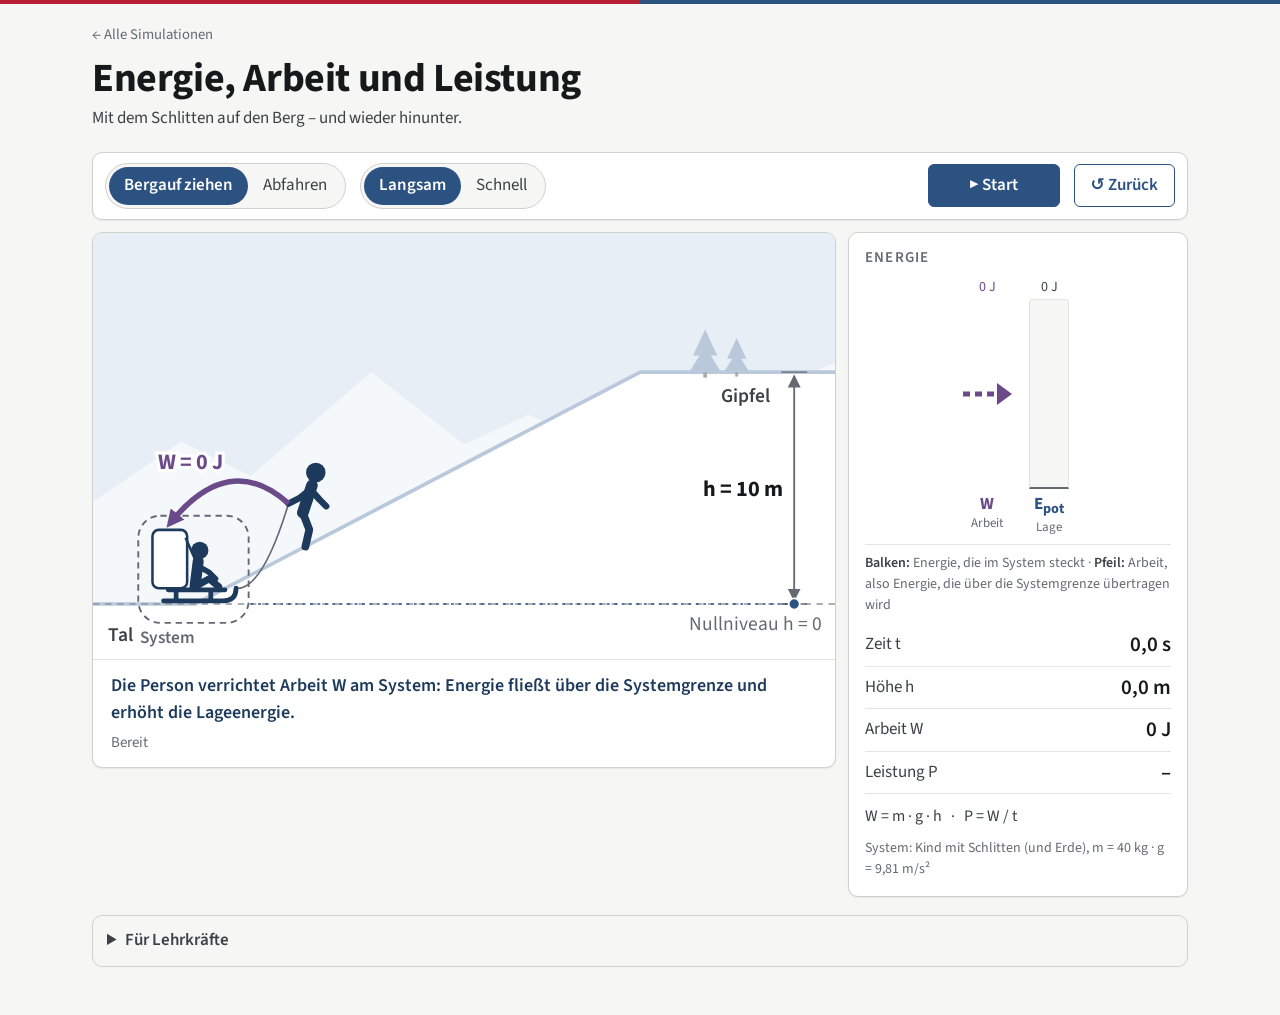
<file: sims/physik/schlittenberg-10/index.html>
<!DOCTYPE html>
<html lang="de">
<head>
<meta charset="utf-8">
<meta name="viewport" content="width=device-width, initial-scale=1, viewport-fit=cover">
<title>Schlittenberg · Energie, Arbeit und Leistung</title>
<link rel="preconnect" href="https://fonts.googleapis.com">
<link rel="preconnect" href="https://fonts.gstatic.com" crossorigin>
<link href="https://fonts.googleapis.com/css2?family=Source+Sans+3:ital,wght@0,400;0,600;0,700;1,400&display=swap" rel="stylesheet">
<style>
/* Tokens aus dem LMG-Designsystem (Werte wie in assets/lmg.css, hier eigenständig) */
:root{
  --surface-page:#ffffff; --surface-soft:#f6f6f4; --surface-sunken:#ecece8;
  --fg-1:#17181a; --fg-2:#3d4147; --fg-3:#646a72; --fg-4:#9097a0;
  --line-1:#e4e5e3; --line-2:#cfd1cf; --line-3:#a8acaa;
  --mathe:#B61E33;
  --physik:#2C5282; --physik-soft:#e8eef5; --physik-line:#b9c8da; --physik-ink:#1d3a5c;
  --ok:#3f6e3a; --ok-soft:#e7eee5; --warn:#8a6a1e; --warn-soft:#f3ecd9;
  --hl-soft:#ede5f2; --hl-ink:#6b4a8a; --hl-line:#d6c5e0;
  --radius-sm:4px; --radius-md:6px; --radius-lg:10px; --radius-pill:999px;
  --shadow-1:0 1px 2px rgba(20,22,25,.04),0 1px 1px rgba(20,22,25,.03);
}
*{box-sizing:border-box}
html{-webkit-text-size-adjust:100%}
body{margin:0;background:var(--surface-soft);color:var(--fg-1);
  font-family:"Source Sans 3",-apple-system,BlinkMacSystemFont,"Segoe UI",system-ui,sans-serif;
  font-size:17px;line-height:1.5;-webkit-font-smoothing:antialiased}
button{font:inherit;color:inherit}
:focus-visible{outline:2px solid var(--physik);outline-offset:3px;border-radius:var(--radius-sm)}
[hidden]{display:none!important}

.brandline{height:4px;background:linear-gradient(90deg,var(--mathe) 0 50%,var(--physik) 50% 100%)}
.wrap{max-width:1160px;margin:0 auto;padding:0 16px 40px}
@media (min-width:700px){.wrap{padding:0 32px 48px}}
header.top{padding:18px 0 4px}
.backlink{display:inline-block;margin:0 0 10px;font-size:.92rem;color:var(--fg-3);text-decoration:none}
.backlink:hover{color:var(--fg-1);text-decoration:underline}
h1{font-size:clamp(28px,5vw,40px);line-height:1.15;margin:0;letter-spacing:-.01em}
.sub{margin:4px 0 0;color:var(--fg-2)}

/* Steuerleiste */
.simbar{display:flex;flex-wrap:wrap;gap:10px 14px;align-items:center;background:var(--surface-page);border:1px solid var(--line-2);border-radius:var(--radius-lg);padding:10px 12px;margin:16px 0 12px;box-shadow:var(--shadow-1)}
.seg{display:inline-flex;border:1px solid var(--line-2);border-radius:var(--radius-pill);padding:3px;background:var(--surface-soft)}
.seg button{border:0;background:transparent;border-radius:var(--radius-pill);padding:6px 15px;min-height:38px;cursor:pointer;color:var(--fg-2)}
.seg button:hover{color:var(--fg-1)}
.seg button[aria-pressed="true"]{background:var(--physik);color:#fff;font-weight:600}
#fric button[aria-pressed="true"]#friction{background:var(--warn)}
.spacer{flex:1}
.btn{border:1px solid var(--physik);background:var(--physik);color:#fff;border-radius:var(--radius-md);padding:8px 16px;min-height:42px;cursor:pointer;font-weight:600}
.btn:hover{background:var(--physik-ink);border-color:var(--physik-ink)}
.btn.ghost{background:transparent;color:var(--physik)}
.btn.ghost:hover{background:var(--physik-soft)}
#play{min-width:132px}

/* Bühne: Szene + Energiepanel */
.stage{display:grid;grid-template-columns:minmax(0,1fr) 340px;gap:12px;align-items:start}
@media (max-width:900px){.stage{grid-template-columns:minmax(0,1fr)}}
.scene,.panel{background:var(--surface-page);border:1px solid var(--line-2);border-radius:var(--radius-lg);overflow:hidden;box-shadow:var(--shadow-1)}
.scene svg{display:block;width:100%;height:auto}
.scene svg text{font-family:inherit;fill:var(--fg-2);font-size:21px}
.caption{display:flex;justify-content:space-between;align-items:baseline;gap:6px 16px;flex-wrap:wrap;padding:12px 18px;border-top:1px solid var(--line-1);min-height:58px}
#message{color:var(--physik-ink);font-weight:600;font-size:18px}
#status{color:var(--fg-3);font-size:15px;white-space:nowrap}

.panel{padding:14px 16px 16px}
.panel h2{margin:0 0 8px;font-size:15px;font-weight:600;letter-spacing:.08em;text-transform:uppercase;color:var(--fg-3)}
.bars{display:flex;justify-content:center;align-items:flex-start;gap:8px;padding-bottom:4px}
.bar{display:flex;flex-direction:column;align-items:center;width:54px}
.bar .val{font-size:14px;font-variant-numeric:tabular-nums;color:var(--fg-2);white-space:nowrap;min-height:22px}
.track{width:40px;height:190px;background:var(--surface-soft);border:1px solid var(--line-1);border-bottom:2px solid var(--fg-3);border-radius:var(--radius-sm) var(--radius-sm) 0 0;display:flex;flex-direction:column-reverse;overflow:hidden}
.fill{display:block;width:100%;height:0;flex:none}
.f-pot{background:var(--physik)}.f-kin{background:var(--ok)}.f-inner{background:var(--warn)}
.bar .name{margin-top:6px;font-weight:700;text-align:center;line-height:1.1}
.bar .name small{display:block;font-weight:400;color:var(--fg-3);font-size:13px;margin-top:2px}
.bar.pot .name{color:var(--physik)}.bar.kin .name{color:var(--ok)}.bar.inner .name{color:var(--warn)}
/* Arbeit ist kein Vorrat, sondern übertragene Energie: Pfeil statt Balken */
.flow .ftrack{height:190px;display:flex;align-items:center}
.flow svg{width:52px;height:28px;overflow:visible}
.flow .line{fill:none;stroke-width:5;stroke-dasharray:7 5}
.flow.w .line{stroke:var(--hl-ink)}.flow.w .head{fill:var(--hl-ink)}.flow.w .name,.flow.w .val{color:var(--hl-ink)}
.flow.r .line{stroke:var(--warn)}.flow.r .head{fill:var(--warn)}.flow.r .name,.flow.r .val{color:var(--warn)}
.flow.on .line{animation:fliessen .6s linear infinite}
@keyframes fliessen{to{stroke-dashoffset:-12}}
.legende{margin:6px 0 0;padding-top:8px;border-top:1px solid var(--line-1);font-size:14px;color:var(--fg-3)}
.legende b{font-weight:600;color:var(--fg-2)}

table.werte{width:100%;border-collapse:collapse;margin-top:8px;font-variant-numeric:tabular-nums}
.werte th,.werte td{padding:5px 0;text-align:right;border-bottom:1px solid var(--line-1)}
.werte tbody th{text-align:left;font-weight:400;color:var(--fg-2)}
.werte thead th{font-size:14px;color:var(--fg-3);font-weight:600;padding-top:0}
.werte td{font-size:21px;font-weight:600;padding-left:10px}
.werte td.cmp{color:var(--fg-3)}
.formel{margin:10px 0 0;color:var(--fg-2);font-size:16px}
.fazit{margin:10px 0 0;padding:8px 12px;border-radius:var(--radius-md);background:var(--hl-soft);color:var(--hl-ink);font-weight:600}
.modell{margin:10px 0 0;font-size:14px;color:var(--fg-3)}

details.lehrkraft{margin-top:18px;border:1px solid var(--line-2);border-radius:var(--radius-lg);background:var(--surface-soft)}
details.lehrkraft summary{cursor:pointer;padding:12px 14px;font-weight:600;color:var(--fg-2);min-height:44px}
details.lehrkraft .in{padding:0 16px 12px}
details.lehrkraft dl{margin:0}
details.lehrkraft dt{font-weight:700;margin-top:8px}
details.lehrkraft dd{margin:0;max-width:95ch}

@media (max-width:600px){
  .simbar{gap:8px}
  .seg button{padding:6px 11px}
  .spacer{display:none}
  #message{font-size:16px}
}
@media (prefers-reduced-motion:reduce){.flow.on .line{animation:none}}
</style>
</head>
<body>
<div class="brandline"></div>
<main class="wrap">
  <header class="top">
    <a class="backlink noprint" href="../../../katalog.html?stufe=10&amp;fach=physik">← Alle Simulationen</a>
    <h1>Energie, Arbeit und Leistung</h1>
    <p class="sub">Mit dem Schlitten auf den Berg – und wieder hinunter.</p>
  </header>

  <div class="simbar">
    <div class="seg" role="group" aria-label="Vorgang">
      <button id="up" aria-pressed="true">Bergauf ziehen</button><button id="down" aria-pressed="false">Abfahren</button>
    </div>
    <div class="seg" role="group" aria-label="Tempo" id="pace">
      <button id="slow" aria-pressed="true">Langsam</button><button id="fast" aria-pressed="false">Schnell</button>
    </div>
    <div class="seg" role="group" aria-label="Reibung" id="fric" hidden>
      <button id="noFriction" aria-pressed="true">Ohne Reibung</button><button id="friction" aria-pressed="false">Mit Reibung</button>
    </div>
    <span class="spacer"></span>
    <button class="btn" id="play">▶ Start</button>
    <button class="btn ghost" id="reset">↺ Zurück</button>
  </div>

  <div class="stage">
    <section class="scene" aria-label="Schlittenberg">
      <svg viewBox="0 0 800 460" role="img" aria-labelledby="desc">
        <title id="desc"></title>
        <defs>
          <marker id="dimTip" viewBox="0 0 10 10" refX="9" refY="5" markerWidth="7" markerHeight="7" orient="auto-start-reverse"><path d="M0 0L10 5L0 10Z" fill="var(--fg-3)"/></marker>
          <marker id="wTip" viewBox="0 0 10 10" refX="7" refY="5" markerWidth="3.2" markerHeight="3.2" orient="auto"><path d="M0 0L10 5L0 10Z" fill="var(--hl-ink)"/></marker>
          <marker id="rTip" viewBox="0 0 10 10" refX="7" refY="5" markerWidth="3.2" markerHeight="3.2" orient="auto"><path d="M0 0L10 5L0 10Z" fill="var(--warn)"/></marker>
          <g id="fir"><path d="M0 -46L13 -18H6L17 0H-17L-6 -18H-13Z" fill="var(--physik-line)"/><path d="M0 0V6" stroke="var(--line-3)" stroke-width="4"/></g>
        </defs>
        <rect width="800" height="460" fill="var(--physik-soft)"/>
        <path d="M0 290L95 225L170 262L300 150L400 228L470 196L560 238L800 140V460H0Z" fill="var(--surface-page)" opacity=".6"/>
        <path d="M0 400H110L590 150H800V460H0Z" fill="var(--surface-page)"/>
        <path d="M0 400H110L590 150H800" fill="none" stroke="var(--physik-line)" stroke-width="4" stroke-linejoin="round"/>
        <use href="#fir" x="660" y="150"/><use href="#fir" x="694" y="150" transform="translate(694 150) scale(.8) translate(-694 -150)"/>
        <text x="730" y="182" text-anchor="end" style="font-weight:600">Gipfel</text>
        <text x="16" y="440" style="font-weight:600">Tal</text>

        <!-- Nullniveau und Höhe -->
        <path d="M0 400H800" stroke="var(--fg-4)" stroke-width="1.5" stroke-dasharray="7 6"/>
        <text x="786" y="428" text-anchor="end" style="fill:var(--fg-3)">Nullniveau h = 0</text>
        <path d="M742 150H770M742 400H770" stroke="var(--fg-3)" stroke-width="1.5"/>
        <path d="M756 154V396" stroke="var(--fg-3)" stroke-width="2" marker-start="url(#dimTip)" marker-end="url(#dimTip)"/>
        <path id="hLine" stroke="var(--physik)" stroke-width="1.5" stroke-dasharray="3 5"/>
        <text x="744" y="284" text-anchor="end" stroke="var(--surface-page)" stroke-width="8" paint-order="stroke" style="font-size:24px;font-weight:700;fill:var(--fg-1)">h = 10 m</text>
        <circle id="hDot" cx="756" r="6" fill="var(--physik)" stroke="var(--surface-page)" stroke-width="2"/>

        <g id="heatTrail" aria-hidden="true"></g>
        <g id="ghost" opacity=".35" aria-hidden="true"></g>
        <g id="main"></g>
      </svg>
      <div class="caption"><span id="message"></span><span id="status" role="status"></span></div>
    </section>

    <aside class="panel" aria-label="Energie und Messwerte">
      <h2>Energie</h2>
      <div class="bars">
        <div class="bar flow w" id="colW"><span class="val" id="vW"></span><div class="ftrack"><svg viewBox="0 0 52 28" aria-hidden="true"><path class="line" d="M2 14H38"/><path class="head" d="M36 3L51 14L36 25Z"/></svg></div><span class="name">W<small>Arbeit</small></span></div>
        <div class="bar pot"><span class="val" id="vPot"></span><div class="track"><i class="fill f-pot" id="fPot"></i></div><span class="name">E<sub>pot</sub><small>Lage</small></span></div>
        <div class="bar kin" id="colKin"><span class="val" id="vKin"></span><div class="track"><i class="fill f-kin" id="fKin"></i></div><span class="name">E<sub>kin</sub><small>Bewegung</small></span></div>
        <div class="bar flow r" id="colR"><span class="val" id="vR"></span><div class="ftrack"><svg viewBox="0 0 52 28" aria-hidden="true"><path class="line" d="M2 14H38"/><path class="head" d="M36 3L51 14L36 25Z"/></svg></div><span class="name">W<sub>R</sub><small>Reibung</small></span></div>
        <div class="bar inner" id="colInner"><span class="val" id="vInner"></span><div class="track"><i class="fill f-inner" id="fInner"></i></div><span class="name">ΔE<sub>i</sub><small>Schnee</small></span></div>
        <div class="bar sum" id="colSum"><span class="val" id="vSum"></span><div class="track"><i class="fill f-pot" id="sPot"></i><i class="fill f-kin" id="sKin"></i><i class="fill f-inner" id="sInner"></i></div><span class="name">Summe<small>&nbsp;</small></span></div>
      </div>
      <p class="legende"><b>Balken:</b> Energie, die im System steckt · <b>Pfeil:</b> Arbeit, also Energie, die über die Systemgrenze übertragen wird</p>
      <table class="werte">
        <thead id="cmpHead"><tr><th></th><th>schnell</th><th>langsam (blass)</th></tr></thead>
        <tbody>
          <tr class="r-up"><th>Zeit t</th><td id="tA"></td><td class="cmp" id="tB"></td></tr>
          <tr><th>Höhe h</th><td id="hA"></td><td class="cmp" id="hB"></td></tr>
          <tr class="r-up"><th>Arbeit W</th><td id="wA"></td><td class="cmp" id="wB"></td></tr>
          <tr class="r-up"><th>Leistung P</th><td id="pA"></td><td class="cmp" id="pB"></td></tr>
          <tr class="r-down"><th>Tempo v</th><td id="vA"></td><td class="cmp"></td></tr>
        </tbody>
      </table>
      <p class="formel" id="formel"></p>
      <p class="fazit" id="fazit" hidden></p>
      <p class="modell">System: Kind mit Schlitten (und Erde), m = 40 kg · g = 9,81 m/s²</p>
    </aside>
  </div>

  <details class="lehrkraft"><summary>Für Lehrkräfte</summary><div class="in"><dl>
    <dt>Zweck</dt><dd>Wiederholung von Energie, Arbeit und Leistung im Unterrichtsgespräch am Beamer, ohne Arbeitsaufträge. Kern ist die Unterscheidung von Energie (Füllstand im System, Zustandsgröße) und Arbeit (Pfeil über die Systemgrenze, Prozessgröße). Aufstieg: Die Person zieht das Kind auf dem Schlitten hinauf; die Arbeit W = m · g · h fließt über die Systemgrenze und füllt den Rucksack mit Lageenergie. Tempo „Schnell“: Eine blasse langsame Vergleichsgruppe startet gleichzeitig – gleiche Arbeit, halbe Zeit, doppelte Leistung P = W / t; die Energiepakete auf dem Pfeil wandern schneller. Abfahrt: Im System wird Lageenergie zu Bewegungsenergie; mit Reibung verlässt Energie als Reibungsarbeit W<sub>R</sub> das System und erhöht die innere Energie des Schnees. Der Summenbalken bleibt gleich.</dd>
    <dt>Vorwissen</dt><dd>Lage- und Bewegungsenergie, Nullniveau, Energieerhaltung und Energiebalken (Skript 1, „Energie der Bewegung“); Arbeit und Leistung aus der Mittelstufe.</dd>
    <dt>Ablauf</dt><dd>Aufstieg langsam (ca. 3 min) · Aufstieg schnell mit Vergleich (ca. 3 min) · Abfahrt ohne und mit Reibung (ca. 4 min).</dd>
    <dt>Modell</dt><dd>System: Kind mit Schlitten, m = 40 kg, zusammen mit der Erde (Lageenergie im System Körper–Erde). Die ziehende Person gehört nicht zum System; ihre chemische Energie liegt außerhalb des Modells. h = 10 m, g = 9,81 m/s², also W = 3 924 J. Aufstieg mit konstantem Tempo in 16 s bzw. 8 s (P = 245,3 W bzw. 490,5 W); Bewegungsenergie beim Aufstieg und Reibung beim Ziehen werden vernachlässigt, W ist nur die Hubarbeit. P ist die Leistung während des Aufstiegs; die Wartezeit der schnellen Gruppe am Gipfel zählt nicht.<br>
      Abfahrt aus der Ruhe, gleichmäßig beschleunigt und in Zeitlupe (deshalb ohne Zeitangabe). Mit Reibung werden auf jedem Wegstück 45 % der frei werdenden Lageenergie abgegeben; die Beschleunigung beträgt dann 55 % des reibungsfreien Wertes. Die Erwärmung der Kufen wird vereinfachend dem Schnee (Umgebung) zugerechnet. v wird aus E<sub>kin</sub> = ½ · m · v² berechnet (ohne Reibung v ≈ 14 m/s, mit Reibung v ≈ 10,4 m/s, jeweils unabhängig von der Masse). Rucksack und ockerfarbene Spur sind symbolisch.</dd>
    <dt>Hinweise</dt><dd>Mögliche Impulse: Was gehört zum System, was nicht? Warum ist W bei beiden Tempi gleich? Wie ändern sich W, P und v bei doppelter Masse? Woher stammt die Energie der ziehenden Person? Ein Wechsel von Vorgang, Tempo oder Reibung setzt die Animation zurück. Es werden keine Daten gespeichert oder übertragen.</dd>
  </dl></div></details>
</main>
<script>
'use strict';
const $=id=>document.getElementById(id);
const M=40,G=9.81,H=10,E0=M*G*H;        // 3924 J
const T_SLOW=16,T_FAST=8;               // Aufstiegszeiten in s
const LOSS=.45;                          // Anteil der frei werdenden Lageenergie, der bei Reibung das System verlässt
const X0=110,Y0=400,X1=590,Y1=150;       // Fuß und Gipfel des Hangs in der Szene
const TAN=(Y0-Y1)/(X1-X0),ANG=Math.atan(TAN)*180/Math.PI,AXIS=756;
const S=1.4,SYS=1.7,D=70;                // Größe von Person und System, Abstand Person–Schlitten
let mode='up',fast=false,friction=false,running=false,last=null,t=0;

// Zahlen deutsch, Tausender mit schmalem Leerzeichen
const fmt=(x,d=0)=>x.toLocaleString('de-DE',{minimumFractionDigits:d,maximumFractionDigits:d}).replace(/\./g,' ');
const point=h=>[X0+(X1-X0)*h,Y0-(Y0-Y1)*h];
const groundY=x=>x<=X0?Y0:x>=X1?Y1:Y0-(x-X0)*TAN;
const tDown=()=>5/Math.sqrt(friction?1-LOSS:1);
const ink='var(--physik-ink)';

// System Kind + Schlitten mit Energie-Rucksack; Systemgrenze und Pfeile nur bei der Hauptfigur
function systemSVG(p,main){
  return `<g id="${p}sys">
  ${main?`<rect x="-36" y="-56" width="70" height="68" rx="14" fill="none" stroke="var(--fg-3)" stroke-width="1.2" stroke-dasharray="4 3"/>
  <text x="-35" y="25" stroke="var(--surface-page)" stroke-width="3" paint-order="stroke" style="font-size:11px;font-weight:600;fill:var(--fg-3)">System</text>`:''}
  ${main?'':`<text x="0" y="27" text-anchor="middle" style="font-size:11px;font-weight:700;fill:${ink}">langsam</text>`}
  <g id="${p}flip">
    <g id="${p}sled"><path d="M-20 -2H18Q26 -2 26 -10M-17 -9H19M-12 -9V-2M10 -9V-2" fill="none" stroke="${ink}" stroke-width="3" stroke-linecap="round" stroke-linejoin="round"/></g>
    <path d="M0 -11L9 -16L15 -11" fill="none" stroke="${ink}" stroke-width="4.5" stroke-linecap="round" stroke-linejoin="round"/>
    <path d="M0 -11L2 -27" stroke="${ink}" stroke-width="7" stroke-linecap="round"/>
    <path d="M2 -24L9 -20L13 -16" fill="none" stroke="${ink}" stroke-width="3.5" stroke-linecap="round" stroke-linejoin="round"/>
    <circle cx="3" cy="-34" r="5.5" fill="${ink}"/>
    <rect x="-27" y="-47" width="22" height="37" rx="4" fill="var(--surface-page)" stroke="${ink}" stroke-width="1.6"/>
    <rect id="${p}rPot" x="-25" width="18" height="0" fill="var(--physik)"/>
    <rect id="${p}rKin" x="-25" width="18" height="0" fill="var(--ok)"/>
    <path d="M-6 -42L1 -26" stroke="${ink}" stroke-width="1.6"/>
  </g>
  ${main?`<g id="mWork"><path id="mWArrow" fill="none" stroke="var(--hl-ink)" stroke-width="3.5" marker-end="url(#wTip)"/>
    <circle id="mPk0" r="2.8" fill="var(--hl-ink)"/><circle id="mPk1" r="2.8" fill="var(--hl-ink)"/><circle id="mPk2" r="2.8" fill="var(--hl-ink)"/>
    <text id="mWLabel" text-anchor="end" stroke="var(--surface-page)" stroke-width="4" paint-order="stroke" style="font-size:14px;font-weight:700;fill:var(--hl-ink)"></text></g>
  <g id="mFric"><path d="M16 -16Q46 -12 58 12" fill="none" stroke="var(--warn)" stroke-width="3.5" marker-end="url(#rTip)"/>
    <text x="48" y="-14" stroke="var(--surface-page)" stroke-width="4" paint-order="stroke" style="font-size:14px;font-weight:700;fill:var(--warn)">W<tspan dy="4" style="font-size:10px">R</tspan></text></g>`:''}
</g>`;
}
// Ziehende Person (außerhalb des Systems) mit Leine
function personSVG(p,label){
  return `<path id="${p}rope" fill="none" stroke="var(--fg-3)" stroke-width="1.8"/>
  <g id="${p}person">
    <path id="${p}legs" fill="none" stroke="${ink}" stroke-width="6" stroke-linecap="round" stroke-linejoin="round"/>
    <path d="M-2 -26L5 -47" stroke="${ink}" stroke-width="9" stroke-linecap="round"/>
    <path d="M4 -44L-5 -37L-13 -33M4 -44L11 -36L16 -31" fill="none" stroke="${ink}" stroke-width="5" stroke-linecap="round" stroke-linejoin="round"/>
    <circle cx="8" cy="-57" r="7.5" fill="${ink}"/>
    <text id="${p}label" text-anchor="middle" style="font-weight:700;font-size:15px;fill:${ink}" ${label.pos}>${label.text}</text>
  </g>`;
}
$('main').innerHTML=personSVG('m',{text:'schnell',pos:'x="4" y="-74"'})+systemSVG('m',true);
$('ghost').innerHTML=personSVG('g',{text:'',pos:''})+systemSVG('g',false);

// Setzt System (Kind + Schlitten) auf Höhe h; bergauf mit Person davor. Gibt die Hand der Person zurück.
function place(p,h,up,stride,pot,kin){
  const [x,y]=point(h),tilt=ANG*Math.max(0,Math.min(1,h/.04,(1-h)/.04));
  $(p+'sys').setAttribute('transform',`translate(${x} ${y}) scale(${SYS})`);
  $(p+'flip').setAttribute('transform',up?'':'scale(-1 1)');
  $(p+'sled').setAttribute('transform',`rotate(${up?-tilt:tilt})`);
  const hp=33*pot/E0,hk=33*kin/E0;
  $(p+'rPot').setAttribute('y',-12-hp);$(p+'rPot').setAttribute('height',hp);
  $(p+'rKin').setAttribute('y',-12-hp-hk);$(p+'rKin').setAttribute('height',hk);
  $(p+'person').style.display=$(p+'rope').style.display=up?'':'none';
  if(!up)return null;
  const px=x+D*SYS,py=groundY(px),k=px>X0&&px<X1?TAN:0;
  $(p+'person').setAttribute('transform',`translate(${px} ${py}) scale(${S})`);
  const leg=f=>{const fx=f*stride,fy=-f*stride*k;return `M-2 -26L${(fx-2)/2+4} ${(fy-26)/2}L${fx} ${fy}`;};
  $(p+'legs').setAttribute('d',leg(1)+leg(-1));
  const r=-tilt*Math.PI/180,fx=x+SYS*(25*Math.cos(r)+10*Math.sin(r)),fy=y+SYS*(25*Math.sin(r)-10*Math.cos(r));
  const hx=px-13*S,hy=py-33*S;
  $(p+'rope').setAttribute('d',`M${hx} ${hy}Q${(hx+fx)/2} ${Math.max(hy,fy)+5} ${fx} ${fy}`);
  return [(hx-x)/SYS,(hy-y)/SYS];
}

// Wärmespur hinter dem Schlitten (symbolisch)
$('heatTrail').innerHTML=Array.from({length:22},(_,i)=>{const h=(i+.5)/22,[x,y]=point(h);
  return `<path data-h="${h}" d="M${x-7} ${y-7}q3.5 -5 7 0t7 0M${x-7} ${y-14}q3.5 -5 7 0t7 0" fill="none" stroke="var(--warn)" stroke-width="2" stroke-linecap="round"/>`;}).join('');

function setBar(id,v){$(id).style.height=(100*v/E0).toFixed(3)+'%';}

function render(){
  const up=mode==='up',compare=up&&fast;
  const T=up?(fast?T_FAST:T_SLOW):tDown();
  const q=up?Math.min(1,t/T):Math.min(1,(t/T)**2);
  const h=up?q:1-q,[x,y]=point(h);
  const pot=E0*h,kin=up?0:E0*q*(friction?1-LOSS:1),inner=up?0:E0*q*(friction?LOSS:0),w=up?E0*q:0;
  const moving=running&&q<1;

  // Szene
  const hand=place('m',h,up,moving&&up?Math.sin(t*(fast?15:9))*9:0,pot,kin);
  $('mlabel').style.display=compare?'':'none';
  const gq=Math.min(1,t/T_SLOW);
  $('ghost').style.display=compare&&gq<1?'':'none';  // oben stehen beide am selben Ort
  if(compare)place('g',gq,true,running&&gq<1?Math.sin(t*9)*9:0,E0*gq,0);
  $('mWork').style.display=up?'':'none';
  if(up){
    const [sx,sy]=hand,ex=-16,ey=-51,cx=(sx+ex)/2,cy=Math.min(sy,ey)-34;
    $('mWArrow').setAttribute('d',`M${sx} ${sy}Q${cx} ${cy} ${ex} ${ey}`);
    for(let i=0;i<3;i++){const u=(t*(fast?1.2:.6)+i/3)%1,v=1-u,c=$('mPk'+i);
      c.setAttribute('cx',v*v*sx+2*v*u*cx+u*u*ex);c.setAttribute('cy',v*v*sy+2*v*u*cy+u*u*ey);c.style.display=moving?'':'none';}
    const lbl=$('mWLabel');lbl.setAttribute('x',cx-4);lbl.setAttribute('y',(sy+2*cy+ey)/4-8);lbl.textContent='W = '+fmt(w)+' J';
  }
  $('mFric').style.display=!up&&friction&&q>0?'':'none';
  for(const m of $('heatTrail').children)m.style.display=!up&&friction&&+m.dataset.h>=h?'':'none';
  $('hLine').setAttribute('d',`M${x+60} ${y}H${AXIS}`);$('hDot').setAttribute('cy',y);

  // Panel: Balken für Energie, Pfeile für Arbeit
  setBar('fPot',pot);setBar('fKin',kin);setBar('fInner',inner);
  setBar('sPot',pot);setBar('sKin',kin);setBar('sInner',inner);
  $('vW').textContent=fmt(w)+' J';$('vR').textContent=fmt(inner)+' J';
  $('vPot').textContent=fmt(pot)+' J';$('vKin').textContent=fmt(kin)+' J';
  $('vInner').textContent=fmt(inner)+' J';$('vSum').textContent=fmt(pot+kin+inner)+' J';
  $('colW').hidden=!up;$('colKin').hidden=$('colSum').hidden=up;
  $('colR').hidden=$('colInner').hidden=up||!friction;
  $('colW').classList.toggle('on',moving&&up);$('colR').classList.toggle('on',moving&&!up&&friction);
  $('colW').querySelector('.line').style.animationDuration=fast?'.3s':'.6s';

  // Messwerte
  const tA=Math.min(t,T),P=tA>0?w/tA:null;
  for(const r of document.querySelectorAll('.r-up'))r.hidden=!up;
  for(const r of document.querySelectorAll('.r-down'))r.hidden=up;
  for(const c of document.querySelectorAll('.cmp'))c.hidden=!compare;
  $('cmpHead').hidden=!compare;
  $('tA').textContent=fmt(tA,1)+' s';$('hA').textContent=fmt(H*h,1)+' m';
  $('wA').textContent=fmt(w)+' J';$('pA').textContent=P===null?'–':fmt(P,1)+' W';
  $('vA').textContent=fmt(Math.sqrt(2*kin/M),1)+' m/s';
  if(compare){const tB=Math.min(t,T_SLOW),wB=E0*gq;
    $('tB').textContent=fmt(tB,1)+' s';$('hB').textContent=fmt(H*gq,1)+' m';
    $('wB').textContent=fmt(wB)+' J';$('pB').textContent=tB>0?fmt(wB/tB,1)+' W':'–';}
  $('formel').innerHTML=up?'W = m · g · h &nbsp;&nbsp;·&nbsp;&nbsp; P = W / t':'E<sub>pot</sub> = m · g · h &nbsp;&nbsp;·&nbsp;&nbsp; E<sub>kin</sub> = ½ · m · v²';
  const done=t>=(up?T_SLOW:T);
  $('fazit').hidden=!(compare&&done);
  $('fazit').textContent='Gleiche Arbeit W, halbe Zeit t → doppelte Leistung P.';

  // Texte
  $('message').innerHTML=up
    ?(compare&&q>=1&&!done?'Die schnelle Gruppe ist oben. Die langsame überträgt dieselbe Energie – sie braucht nur länger.'
      :q>=1?'Gleiche Höhe → gleiche Arbeit → gleiche Lageenergie im System.'
      :'Die Person verrichtet Arbeit W am System: Energie fließt über die Systemgrenze und erhöht die Lageenergie.')
    :friction?'Reibung: Energie verlässt das System und erhöht die innere Energie des Schnees. Die Summe bleibt gleich.'
      :'Im System wird Lageenergie zu Bewegungsenergie. Ohne Reibung verlässt keine Energie das System.';
  $('status').textContent=compare&&q>=1&&!done?'Schnell: oben · Langsam: unterwegs'
    :done?(up?(compare?'Beide oben':'Gipfel erreicht'):'Im Tal angekommen')
    :running?(up?'Läuft bergauf':'Fährt bergab'):t===0?'Bereit':'Pausiert';
  $('desc').textContent=up?'Eine Person zieht ein Kind auf dem Schlitten den Berg hinauf. Ein Pfeil zeigt die Arbeit, die über die Systemgrenze fließt; der Rucksack des Kindes füllt sich mit Lageenergie.'
    :'Das Kind fährt mit dem Schlitten bergab. Lageenergie wird zu Bewegungsenergie'+(friction?'; ein Pfeil zeigt Energie, die durch Reibung das System verlässt':'')+'.';

  // Schalter
  $('up').setAttribute('aria-pressed',up);$('down').setAttribute('aria-pressed',!up);
  $('slow').setAttribute('aria-pressed',!fast);$('fast').setAttribute('aria-pressed',fast);
  $('noFriction').setAttribute('aria-pressed',!friction);$('friction').setAttribute('aria-pressed',friction);
  $('pace').hidden=!up;$('fric').hidden=up;
  $('play').textContent=running?'Ⅱ Pause':done?'↻ Noch einmal':t>0?'▶ Weiter':'▶ Start';
}
const finished=()=>t>=(mode==='up'?T_SLOW:tDown());
function reset(){t=0;running=false;last=null;render();}
$('up').onclick=()=>{mode='up';reset();};$('down').onclick=()=>{mode='down';reset();};
$('slow').onclick=()=>{fast=false;reset();};$('fast').onclick=()=>{fast=true;reset();};
$('noFriction').onclick=()=>{friction=false;reset();};$('friction').onclick=()=>{friction=true;reset();};
$('reset').onclick=reset;
$('play').onclick=()=>{if(finished())t=0;running=!running;last=null;render();};
function frame(now){
  if(running&&last!==null){t+=Math.min(.08,(now-last)/1000);if(finished()){t=mode==='up'?T_SLOW:tDown();running=false;}render();}
  last=now;requestAnimationFrame(frame);
}
document.addEventListener('visibilitychange',()=>last=null);
render();requestAnimationFrame(frame);
</script>
</body>
</html>
</file>
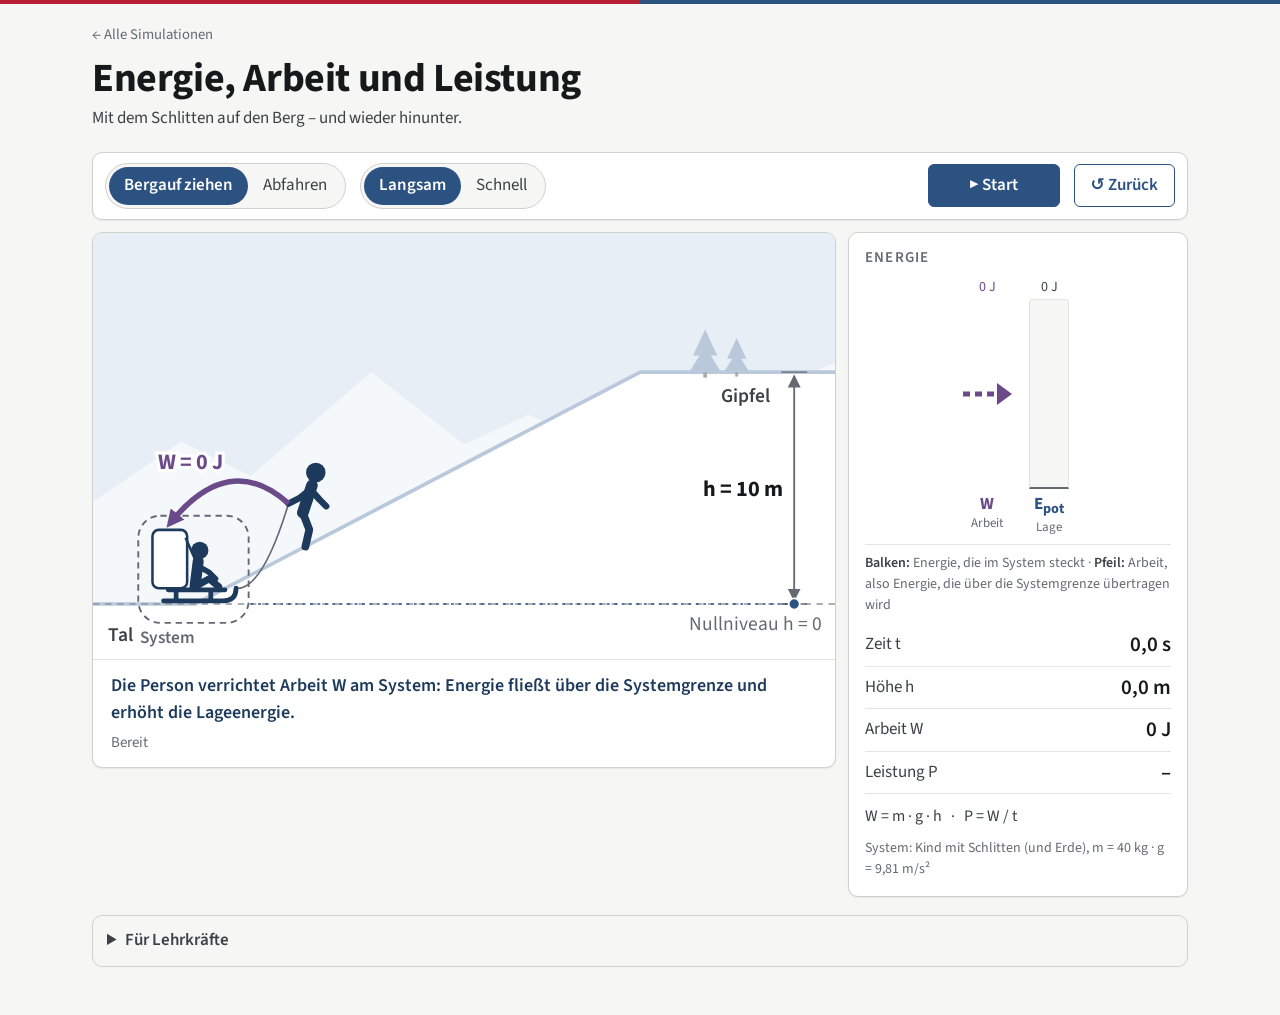
<file: sims/physik/schlittenberg/index.html>
<!DOCTYPE html>
<html lang="de">
<head>
<meta charset="utf-8">
<meta name="viewport" content="width=device-width, initial-scale=1, viewport-fit=cover">
<title>Schlittenberg · Energie, Arbeit und Leistung</title>
<link rel="preconnect" href="https://fonts.googleapis.com">
<link rel="preconnect" href="https://fonts.gstatic.com" crossorigin>
<link href="https://fonts.googleapis.com/css2?family=Source+Sans+3:ital,wght@0,400;0,600;0,700;1,400&display=swap" rel="stylesheet">
<style>
/* Tokens aus dem LMG-Designsystem (Werte wie in assets/lmg.css, hier eigenständig) */
:root{
  --surface-page:#ffffff; --surface-soft:#f6f6f4; --surface-sunken:#ecece8;
  --fg-1:#17181a; --fg-2:#3d4147; --fg-3:#646a72; --fg-4:#9097a0;
  --line-1:#e4e5e3; --line-2:#cfd1cf; --line-3:#a8acaa;
  --mathe:#B61E33;
  --physik:#2C5282; --physik-soft:#e8eef5; --physik-line:#b9c8da; --physik-ink:#1d3a5c;
  --ok:#3f6e3a; --ok-soft:#e7eee5; --warn:#8a6a1e; --warn-soft:#f3ecd9;
  --hl-soft:#ede5f2; --hl-ink:#6b4a8a; --hl-line:#d6c5e0;
  --radius-sm:4px; --radius-md:6px; --radius-lg:10px; --radius-pill:999px;
  --shadow-1:0 1px 2px rgba(20,22,25,.04),0 1px 1px rgba(20,22,25,.03);
}
*{box-sizing:border-box}
html{-webkit-text-size-adjust:100%}
body{margin:0;background:var(--surface-soft);color:var(--fg-1);
  font-family:"Source Sans 3",-apple-system,BlinkMacSystemFont,"Segoe UI",system-ui,sans-serif;
  font-size:17px;line-height:1.5;-webkit-font-smoothing:antialiased}
button{font:inherit;color:inherit}
:focus-visible{outline:2px solid var(--physik);outline-offset:3px;border-radius:var(--radius-sm)}
[hidden]{display:none!important}

.brandline{height:4px;background:linear-gradient(90deg,var(--mathe) 0 50%,var(--physik) 50% 100%)}
.wrap{max-width:1160px;margin:0 auto;padding:0 16px 40px}
@media (min-width:700px){.wrap{padding:0 32px 48px}}
header.top{padding:18px 0 4px}
.backlink{display:inline-block;margin:0 0 10px;font-size:.92rem;color:var(--fg-3);text-decoration:none}
.backlink:hover{color:var(--fg-1);text-decoration:underline}
h1{font-size:clamp(28px,5vw,40px);line-height:1.15;margin:0;letter-spacing:-.01em}
.sub{margin:4px 0 0;color:var(--fg-2)}

/* Steuerleiste */
.simbar{display:flex;flex-wrap:wrap;gap:10px 14px;align-items:center;background:var(--surface-page);border:1px solid var(--line-2);border-radius:var(--radius-lg);padding:10px 12px;margin:16px 0 12px;box-shadow:var(--shadow-1)}
.seg{display:inline-flex;border:1px solid var(--line-2);border-radius:var(--radius-pill);padding:3px;background:var(--surface-soft)}
.seg button{border:0;background:transparent;border-radius:var(--radius-pill);padding:6px 15px;min-height:38px;cursor:pointer;color:var(--fg-2)}
.seg button:hover{color:var(--fg-1)}
.seg button[aria-pressed="true"]{background:var(--physik);color:#fff;font-weight:600}
#fric button[aria-pressed="true"]#friction{background:var(--warn)}
.spacer{flex:1}
.btn{border:1px solid var(--physik);background:var(--physik);color:#fff;border-radius:var(--radius-md);padding:8px 16px;min-height:42px;cursor:pointer;font-weight:600}
.btn:hover{background:var(--physik-ink);border-color:var(--physik-ink)}
.btn.ghost{background:transparent;color:var(--physik)}
.btn.ghost:hover{background:var(--physik-soft)}
#play{min-width:132px}

/* Bühne: Szene + Energiepanel */
.stage{display:grid;grid-template-columns:minmax(0,1fr) 340px;gap:12px;align-items:start}
@media (max-width:900px){.stage{grid-template-columns:minmax(0,1fr)}}
.scene,.panel{background:var(--surface-page);border:1px solid var(--line-2);border-radius:var(--radius-lg);overflow:hidden;box-shadow:var(--shadow-1)}
.scene svg{display:block;width:100%;height:auto}
.scene svg text{font-family:inherit;fill:var(--fg-2);font-size:21px}
.caption{display:flex;justify-content:space-between;align-items:baseline;gap:6px 16px;flex-wrap:wrap;padding:12px 18px;border-top:1px solid var(--line-1);min-height:58px}
#message{color:var(--physik-ink);font-weight:600;font-size:18px}
#status{color:var(--fg-3);font-size:15px;white-space:nowrap}

.panel{padding:14px 16px 16px}
.panel h2{margin:0 0 8px;font-size:15px;font-weight:600;letter-spacing:.08em;text-transform:uppercase;color:var(--fg-3)}
.bars{display:flex;justify-content:center;align-items:flex-start;gap:8px;padding-bottom:4px}
.bar{display:flex;flex-direction:column;align-items:center;width:54px}
.bar .val{font-size:14px;font-variant-numeric:tabular-nums;color:var(--fg-2);white-space:nowrap;min-height:22px}
.track{width:40px;height:190px;background:var(--surface-soft);border:1px solid var(--line-1);border-bottom:2px solid var(--fg-3);border-radius:var(--radius-sm) var(--radius-sm) 0 0;display:flex;flex-direction:column-reverse;overflow:hidden}
.fill{display:block;width:100%;height:0;flex:none}
.f-pot{background:var(--physik)}.f-kin{background:var(--ok)}.f-inner{background:var(--warn)}
.bar .name{margin-top:6px;font-weight:700;text-align:center;line-height:1.1}
.bar .name small{display:block;font-weight:400;color:var(--fg-3);font-size:13px;margin-top:2px}
.bar.pot .name{color:var(--physik)}.bar.kin .name{color:var(--ok)}.bar.inner .name{color:var(--warn)}
/* Arbeit ist kein Vorrat, sondern übertragene Energie: Pfeil statt Balken */
.flow .ftrack{height:190px;display:flex;align-items:center}
.flow svg{width:52px;height:28px;overflow:visible}
.flow .line{fill:none;stroke-width:5;stroke-dasharray:7 5}
.flow.w .line{stroke:var(--hl-ink)}.flow.w .head{fill:var(--hl-ink)}.flow.w .name,.flow.w .val{color:var(--hl-ink)}
.flow.r .line{stroke:var(--warn)}.flow.r .head{fill:var(--warn)}.flow.r .name,.flow.r .val{color:var(--warn)}
.flow.on .line{animation:fliessen .6s linear infinite}
@keyframes fliessen{to{stroke-dashoffset:-12}}
.legende{margin:6px 0 0;padding-top:8px;border-top:1px solid var(--line-1);font-size:14px;color:var(--fg-3)}
.legende b{font-weight:600;color:var(--fg-2)}

table.werte{width:100%;border-collapse:collapse;margin-top:8px;font-variant-numeric:tabular-nums}
.werte th,.werte td{padding:5px 0;text-align:right;border-bottom:1px solid var(--line-1)}
.werte tbody th{text-align:left;font-weight:400;color:var(--fg-2)}
.werte thead th{font-size:14px;color:var(--fg-3);font-weight:600;padding-top:0}
.werte td{font-size:21px;font-weight:600;padding-left:10px}
.werte td.cmp{color:var(--fg-3)}
.formel{margin:10px 0 0;color:var(--fg-2);font-size:16px}
.fazit{margin:10px 0 0;padding:8px 12px;border-radius:var(--radius-md);background:var(--hl-soft);color:var(--hl-ink);font-weight:600}
.modell{margin:10px 0 0;font-size:14px;color:var(--fg-3)}

details.lehrkraft{margin-top:18px;border:1px solid var(--line-2);border-radius:var(--radius-lg);background:var(--surface-soft)}
details.lehrkraft summary{cursor:pointer;padding:12px 14px;font-weight:600;color:var(--fg-2);min-height:44px}
details.lehrkraft .in{padding:0 16px 12px}
details.lehrkraft dl{margin:0}
details.lehrkraft dt{font-weight:700;margin-top:8px}
details.lehrkraft dd{margin:0;max-width:95ch}

@media (max-width:600px){
  .simbar{gap:8px}
  .seg button{padding:6px 11px}
  .spacer{display:none}
  #message{font-size:16px}
}
@media (prefers-reduced-motion:reduce){.flow.on .line{animation:none}}
</style>
</head>
<body>
<div class="brandline"></div>
<main class="wrap">
  <header class="top">
    <a class="backlink noprint" href="../../../katalog.html?stufe=E&amp;fach=physik">← Alle Simulationen</a>
    <h1>Energie, Arbeit und Leistung</h1>
    <p class="sub">Mit dem Schlitten auf den Berg – und wieder hinunter.</p>
  </header>

  <div class="simbar">
    <div class="seg" role="group" aria-label="Vorgang">
      <button id="up" aria-pressed="true">Bergauf ziehen</button><button id="down" aria-pressed="false">Abfahren</button>
    </div>
    <div class="seg" role="group" aria-label="Tempo" id="pace">
      <button id="slow" aria-pressed="true">Langsam</button><button id="fast" aria-pressed="false">Schnell</button>
    </div>
    <div class="seg" role="group" aria-label="Reibung" id="fric" hidden>
      <button id="noFriction" aria-pressed="true">Ohne Reibung</button><button id="friction" aria-pressed="false">Mit Reibung</button>
    </div>
    <span class="spacer"></span>
    <button class="btn" id="play">▶ Start</button>
    <button class="btn ghost" id="reset">↺ Zurück</button>
  </div>

  <div class="stage">
    <section class="scene" aria-label="Schlittenberg">
      <svg viewBox="0 0 800 460" role="img" aria-labelledby="desc">
        <title id="desc"></title>
        <defs>
          <marker id="dimTip" viewBox="0 0 10 10" refX="9" refY="5" markerWidth="7" markerHeight="7" orient="auto-start-reverse"><path d="M0 0L10 5L0 10Z" fill="var(--fg-3)"/></marker>
          <marker id="wTip" viewBox="0 0 10 10" refX="7" refY="5" markerWidth="3.2" markerHeight="3.2" orient="auto"><path d="M0 0L10 5L0 10Z" fill="var(--hl-ink)"/></marker>
          <marker id="rTip" viewBox="0 0 10 10" refX="7" refY="5" markerWidth="3.2" markerHeight="3.2" orient="auto"><path d="M0 0L10 5L0 10Z" fill="var(--warn)"/></marker>
          <g id="fir"><path d="M0 -46L13 -18H6L17 0H-17L-6 -18H-13Z" fill="var(--physik-line)"/><path d="M0 0V6" stroke="var(--line-3)" stroke-width="4"/></g>
        </defs>
        <rect width="800" height="460" fill="var(--physik-soft)"/>
        <path d="M0 290L95 225L170 262L300 150L400 228L470 196L560 238L800 140V460H0Z" fill="var(--surface-page)" opacity=".6"/>
        <path d="M0 400H110L590 150H800V460H0Z" fill="var(--surface-page)"/>
        <path d="M0 400H110L590 150H800" fill="none" stroke="var(--physik-line)" stroke-width="4" stroke-linejoin="round"/>
        <use href="#fir" x="660" y="150"/><use href="#fir" x="694" y="150" transform="translate(694 150) scale(.8) translate(-694 -150)"/>
        <text x="730" y="182" text-anchor="end" style="font-weight:600">Gipfel</text>
        <text x="16" y="440" style="font-weight:600">Tal</text>

        <!-- Nullniveau und Höhe -->
        <path d="M0 400H800" stroke="var(--fg-4)" stroke-width="1.5" stroke-dasharray="7 6"/>
        <text x="786" y="428" text-anchor="end" style="fill:var(--fg-3)">Nullniveau h = 0</text>
        <path d="M742 150H770M742 400H770" stroke="var(--fg-3)" stroke-width="1.5"/>
        <path d="M756 154V396" stroke="var(--fg-3)" stroke-width="2" marker-start="url(#dimTip)" marker-end="url(#dimTip)"/>
        <path id="hLine" stroke="var(--physik)" stroke-width="1.5" stroke-dasharray="3 5"/>
        <text x="744" y="284" text-anchor="end" stroke="var(--surface-page)" stroke-width="8" paint-order="stroke" style="font-size:24px;font-weight:700;fill:var(--fg-1)">h = 10 m</text>
        <circle id="hDot" cx="756" r="6" fill="var(--physik)" stroke="var(--surface-page)" stroke-width="2"/>

        <g id="heatTrail" aria-hidden="true"></g>
        <g id="ghost" opacity=".35" aria-hidden="true"></g>
        <g id="main"></g>
      </svg>
      <div class="caption"><span id="message"></span><span id="status" role="status"></span></div>
    </section>

    <aside class="panel" aria-label="Energie und Messwerte">
      <h2>Energie</h2>
      <div class="bars">
        <div class="bar flow w" id="colW"><span class="val" id="vW"></span><div class="ftrack"><svg viewBox="0 0 52 28" aria-hidden="true"><path class="line" d="M2 14H38"/><path class="head" d="M36 3L51 14L36 25Z"/></svg></div><span class="name">W<small>Arbeit</small></span></div>
        <div class="bar pot"><span class="val" id="vPot"></span><div class="track"><i class="fill f-pot" id="fPot"></i></div><span class="name">E<sub>pot</sub><small>Lage</small></span></div>
        <div class="bar kin" id="colKin"><span class="val" id="vKin"></span><div class="track"><i class="fill f-kin" id="fKin"></i></div><span class="name">E<sub>kin</sub><small>Bewegung</small></span></div>
        <div class="bar flow r" id="colR"><span class="val" id="vR"></span><div class="ftrack"><svg viewBox="0 0 52 28" aria-hidden="true"><path class="line" d="M2 14H38"/><path class="head" d="M36 3L51 14L36 25Z"/></svg></div><span class="name">W<sub>R</sub><small>Reibung</small></span></div>
        <div class="bar inner" id="colInner"><span class="val" id="vInner"></span><div class="track"><i class="fill f-inner" id="fInner"></i></div><span class="name">ΔE<sub>i</sub><small>Schnee</small></span></div>
        <div class="bar sum" id="colSum"><span class="val" id="vSum"></span><div class="track"><i class="fill f-pot" id="sPot"></i><i class="fill f-kin" id="sKin"></i><i class="fill f-inner" id="sInner"></i></div><span class="name">Summe<small>&nbsp;</small></span></div>
      </div>
      <p class="legende"><b>Balken:</b> Energie, die im System steckt · <b>Pfeil:</b> Arbeit, also Energie, die über die Systemgrenze übertragen wird</p>
      <table class="werte">
        <thead id="cmpHead"><tr><th></th><th>schnell</th><th>langsam (blass)</th></tr></thead>
        <tbody>
          <tr class="r-up"><th>Zeit t</th><td id="tA"></td><td class="cmp" id="tB"></td></tr>
          <tr><th>Höhe h</th><td id="hA"></td><td class="cmp" id="hB"></td></tr>
          <tr class="r-up"><th>Arbeit W</th><td id="wA"></td><td class="cmp" id="wB"></td></tr>
          <tr class="r-up"><th>Leistung P</th><td id="pA"></td><td class="cmp" id="pB"></td></tr>
          <tr class="r-down"><th>Tempo v</th><td id="vA"></td><td class="cmp"></td></tr>
        </tbody>
      </table>
      <p class="formel" id="formel"></p>
      <p class="fazit" id="fazit" hidden></p>
      <p class="modell">System: Kind mit Schlitten (und Erde), m = 40 kg · g = 9,81 m/s²</p>
    </aside>
  </div>

  <details class="lehrkraft"><summary>Für Lehrkräfte</summary><div class="in"><dl>
    <dt>Zweck</dt><dd>Wiederholung von Energie, Arbeit und Leistung im Unterrichtsgespräch am Beamer, ohne Arbeitsaufträge. Kern ist die Unterscheidung von Energie (Füllstand im System, Zustandsgröße) und Arbeit (Pfeil über die Systemgrenze, Prozessgröße). Aufstieg: Die Person zieht das Kind auf dem Schlitten hinauf; die Arbeit W = m · g · h fließt über die Systemgrenze und füllt den Rucksack mit Lageenergie. Tempo „Schnell“: Eine blasse langsame Vergleichsgruppe startet gleichzeitig – gleiche Arbeit, halbe Zeit, doppelte Leistung P = W / t; die Energiepakete auf dem Pfeil wandern schneller. Abfahrt: Im System wird Lageenergie zu Bewegungsenergie; mit Reibung verlässt Energie als Reibungsarbeit W<sub>R</sub> das System und erhöht die innere Energie des Schnees. Der Summenbalken bleibt gleich.</dd>
    <dt>Vorwissen</dt><dd>Lage- und Bewegungsenergie, Nullniveau, Energieerhaltung und Energiebalken (Skript 1, „Energie der Bewegung“); Arbeit und Leistung aus der Mittelstufe.</dd>
    <dt>Ablauf</dt><dd>Aufstieg langsam (ca. 3 min) · Aufstieg schnell mit Vergleich (ca. 3 min) · Abfahrt ohne und mit Reibung (ca. 4 min).</dd>
    <dt>Modell</dt><dd>System: Kind mit Schlitten, m = 40 kg, zusammen mit der Erde (Lageenergie im System Körper–Erde). Die ziehende Person gehört nicht zum System; ihre chemische Energie liegt außerhalb des Modells. h = 10 m, g = 9,81 m/s², also W = 3 924 J. Aufstieg mit konstantem Tempo in 16 s bzw. 8 s (P = 245,3 W bzw. 490,5 W); Bewegungsenergie beim Aufstieg und Reibung beim Ziehen werden vernachlässigt, W ist nur die Hubarbeit. P ist die Leistung während des Aufstiegs; die Wartezeit der schnellen Gruppe am Gipfel zählt nicht.<br>
      Abfahrt aus der Ruhe, gleichmäßig beschleunigt und in Zeitlupe (deshalb ohne Zeitangabe). Mit Reibung werden auf jedem Wegstück 45 % der frei werdenden Lageenergie abgegeben; die Beschleunigung beträgt dann 55 % des reibungsfreien Wertes. Die Erwärmung der Kufen wird vereinfachend dem Schnee (Umgebung) zugerechnet. v wird aus E<sub>kin</sub> = ½ · m · v² berechnet (ohne Reibung v ≈ 14 m/s, mit Reibung v ≈ 10,4 m/s, jeweils unabhängig von der Masse). Rucksack und ockerfarbene Spur sind symbolisch.</dd>
    <dt>Hinweise</dt><dd>Mögliche Impulse: Was gehört zum System, was nicht? Warum ist W bei beiden Tempi gleich? Wie ändern sich W, P und v bei doppelter Masse? Woher stammt die Energie der ziehenden Person? Ein Wechsel von Vorgang, Tempo oder Reibung setzt die Animation zurück. Es werden keine Daten gespeichert oder übertragen.</dd>
  </dl></div></details>
</main>
<script>
'use strict';
const $=id=>document.getElementById(id);
const M=40,G=9.81,H=10,E0=M*G*H;        // 3924 J
const T_SLOW=16,T_FAST=8;               // Aufstiegszeiten in s
const LOSS=.45;                          // Anteil der frei werdenden Lageenergie, der bei Reibung das System verlässt
const X0=110,Y0=400,X1=590,Y1=150;       // Fuß und Gipfel des Hangs in der Szene
const TAN=(Y0-Y1)/(X1-X0),ANG=Math.atan(TAN)*180/Math.PI,AXIS=756;
const S=1.4,SYS=1.7,D=70;                // Größe von Person und System, Abstand Person–Schlitten
let mode='up',fast=false,friction=false,running=false,last=null,t=0;

// Zahlen deutsch, Tausender mit schmalem Leerzeichen
const fmt=(x,d=0)=>x.toLocaleString('de-DE',{minimumFractionDigits:d,maximumFractionDigits:d}).replace(/\./g,' ');
const point=h=>[X0+(X1-X0)*h,Y0-(Y0-Y1)*h];
const groundY=x=>x<=X0?Y0:x>=X1?Y1:Y0-(x-X0)*TAN;
const tDown=()=>5/Math.sqrt(friction?1-LOSS:1);
const ink='var(--physik-ink)';

// System Kind + Schlitten mit Energie-Rucksack; Systemgrenze und Pfeile nur bei der Hauptfigur
function systemSVG(p,main){
  return `<g id="${p}sys">
  ${main?`<rect x="-36" y="-56" width="70" height="68" rx="14" fill="none" stroke="var(--fg-3)" stroke-width="1.2" stroke-dasharray="4 3"/>
  <text x="-35" y="25" stroke="var(--surface-page)" stroke-width="3" paint-order="stroke" style="font-size:11px;font-weight:600;fill:var(--fg-3)">System</text>`:''}
  ${main?'':`<text x="0" y="27" text-anchor="middle" style="font-size:11px;font-weight:700;fill:${ink}">langsam</text>`}
  <g id="${p}flip">
    <g id="${p}sled"><path d="M-20 -2H18Q26 -2 26 -10M-17 -9H19M-12 -9V-2M10 -9V-2" fill="none" stroke="${ink}" stroke-width="3" stroke-linecap="round" stroke-linejoin="round"/></g>
    <path d="M0 -11L9 -16L15 -11" fill="none" stroke="${ink}" stroke-width="4.5" stroke-linecap="round" stroke-linejoin="round"/>
    <path d="M0 -11L2 -27" stroke="${ink}" stroke-width="7" stroke-linecap="round"/>
    <path d="M2 -24L9 -20L13 -16" fill="none" stroke="${ink}" stroke-width="3.5" stroke-linecap="round" stroke-linejoin="round"/>
    <circle cx="3" cy="-34" r="5.5" fill="${ink}"/>
    <rect x="-27" y="-47" width="22" height="37" rx="4" fill="var(--surface-page)" stroke="${ink}" stroke-width="1.6"/>
    <rect id="${p}rPot" x="-25" width="18" height="0" fill="var(--physik)"/>
    <rect id="${p}rKin" x="-25" width="18" height="0" fill="var(--ok)"/>
    <path d="M-6 -42L1 -26" stroke="${ink}" stroke-width="1.6"/>
  </g>
  ${main?`<g id="mWork"><path id="mWArrow" fill="none" stroke="var(--hl-ink)" stroke-width="3.5" marker-end="url(#wTip)"/>
    <circle id="mPk0" r="2.8" fill="var(--hl-ink)"/><circle id="mPk1" r="2.8" fill="var(--hl-ink)"/><circle id="mPk2" r="2.8" fill="var(--hl-ink)"/>
    <text id="mWLabel" text-anchor="end" stroke="var(--surface-page)" stroke-width="4" paint-order="stroke" style="font-size:14px;font-weight:700;fill:var(--hl-ink)"></text></g>
  <g id="mFric"><path d="M16 -16Q46 -12 58 12" fill="none" stroke="var(--warn)" stroke-width="3.5" marker-end="url(#rTip)"/>
    <text x="48" y="-14" stroke="var(--surface-page)" stroke-width="4" paint-order="stroke" style="font-size:14px;font-weight:700;fill:var(--warn)">W<tspan dy="4" style="font-size:10px">R</tspan></text></g>`:''}
</g>`;
}
// Ziehende Person (außerhalb des Systems) mit Leine
function personSVG(p,label){
  return `<path id="${p}rope" fill="none" stroke="var(--fg-3)" stroke-width="1.8"/>
  <g id="${p}person">
    <path id="${p}legs" fill="none" stroke="${ink}" stroke-width="6" stroke-linecap="round" stroke-linejoin="round"/>
    <path d="M-2 -26L5 -47" stroke="${ink}" stroke-width="9" stroke-linecap="round"/>
    <path d="M4 -44L-5 -37L-13 -33M4 -44L11 -36L16 -31" fill="none" stroke="${ink}" stroke-width="5" stroke-linecap="round" stroke-linejoin="round"/>
    <circle cx="8" cy="-57" r="7.5" fill="${ink}"/>
    <text id="${p}label" text-anchor="middle" style="font-weight:700;font-size:15px;fill:${ink}" ${label.pos}>${label.text}</text>
  </g>`;
}
$('main').innerHTML=personSVG('m',{text:'schnell',pos:'x="4" y="-74"'})+systemSVG('m',true);
$('ghost').innerHTML=personSVG('g',{text:'',pos:''})+systemSVG('g',false);

// Setzt System (Kind + Schlitten) auf Höhe h; bergauf mit Person davor. Gibt die Hand der Person zurück.
function place(p,h,up,stride,pot,kin){
  const [x,y]=point(h),tilt=ANG*Math.max(0,Math.min(1,h/.04,(1-h)/.04));
  $(p+'sys').setAttribute('transform',`translate(${x} ${y}) scale(${SYS})`);
  $(p+'flip').setAttribute('transform',up?'':'scale(-1 1)');
  $(p+'sled').setAttribute('transform',`rotate(${up?-tilt:tilt})`);
  const hp=33*pot/E0,hk=33*kin/E0;
  $(p+'rPot').setAttribute('y',-12-hp);$(p+'rPot').setAttribute('height',hp);
  $(p+'rKin').setAttribute('y',-12-hp-hk);$(p+'rKin').setAttribute('height',hk);
  $(p+'person').style.display=$(p+'rope').style.display=up?'':'none';
  if(!up)return null;
  const px=x+D*SYS,py=groundY(px),k=px>X0&&px<X1?TAN:0;
  $(p+'person').setAttribute('transform',`translate(${px} ${py}) scale(${S})`);
  const leg=f=>{const fx=f*stride,fy=-f*stride*k;return `M-2 -26L${(fx-2)/2+4} ${(fy-26)/2}L${fx} ${fy}`;};
  $(p+'legs').setAttribute('d',leg(1)+leg(-1));
  const r=-tilt*Math.PI/180,fx=x+SYS*(25*Math.cos(r)+10*Math.sin(r)),fy=y+SYS*(25*Math.sin(r)-10*Math.cos(r));
  const hx=px-13*S,hy=py-33*S;
  $(p+'rope').setAttribute('d',`M${hx} ${hy}Q${(hx+fx)/2} ${Math.max(hy,fy)+5} ${fx} ${fy}`);
  return [(hx-x)/SYS,(hy-y)/SYS];
}

// Wärmespur hinter dem Schlitten (symbolisch)
$('heatTrail').innerHTML=Array.from({length:22},(_,i)=>{const h=(i+.5)/22,[x,y]=point(h);
  return `<path data-h="${h}" d="M${x-7} ${y-7}q3.5 -5 7 0t7 0M${x-7} ${y-14}q3.5 -5 7 0t7 0" fill="none" stroke="var(--warn)" stroke-width="2" stroke-linecap="round"/>`;}).join('');

function setBar(id,v){$(id).style.height=(100*v/E0).toFixed(3)+'%';}

function render(){
  const up=mode==='up',compare=up&&fast;
  const T=up?(fast?T_FAST:T_SLOW):tDown();
  const q=up?Math.min(1,t/T):Math.min(1,(t/T)**2);
  const h=up?q:1-q,[x,y]=point(h);
  const pot=E0*h,kin=up?0:E0*q*(friction?1-LOSS:1),inner=up?0:E0*q*(friction?LOSS:0),w=up?E0*q:0;
  const moving=running&&q<1;

  // Szene
  const hand=place('m',h,up,moving&&up?Math.sin(t*(fast?15:9))*9:0,pot,kin);
  $('mlabel').style.display=compare?'':'none';
  const gq=Math.min(1,t/T_SLOW);
  $('ghost').style.display=compare&&gq<1?'':'none';  // oben stehen beide am selben Ort
  if(compare)place('g',gq,true,running&&gq<1?Math.sin(t*9)*9:0,E0*gq,0);
  $('mWork').style.display=up?'':'none';
  if(up){
    const [sx,sy]=hand,ex=-16,ey=-51,cx=(sx+ex)/2,cy=Math.min(sy,ey)-34;
    $('mWArrow').setAttribute('d',`M${sx} ${sy}Q${cx} ${cy} ${ex} ${ey}`);
    for(let i=0;i<3;i++){const u=(t*(fast?1.2:.6)+i/3)%1,v=1-u,c=$('mPk'+i);
      c.setAttribute('cx',v*v*sx+2*v*u*cx+u*u*ex);c.setAttribute('cy',v*v*sy+2*v*u*cy+u*u*ey);c.style.display=moving?'':'none';}
    const lbl=$('mWLabel');lbl.setAttribute('x',cx-4);lbl.setAttribute('y',(sy+2*cy+ey)/4-8);lbl.textContent='W = '+fmt(w)+' J';
  }
  $('mFric').style.display=!up&&friction&&q>0?'':'none';
  for(const m of $('heatTrail').children)m.style.display=!up&&friction&&+m.dataset.h>=h?'':'none';
  $('hLine').setAttribute('d',`M${x+60} ${y}H${AXIS}`);$('hDot').setAttribute('cy',y);

  // Panel: Balken für Energie, Pfeile für Arbeit
  setBar('fPot',pot);setBar('fKin',kin);setBar('fInner',inner);
  setBar('sPot',pot);setBar('sKin',kin);setBar('sInner',inner);
  $('vW').textContent=fmt(w)+' J';$('vR').textContent=fmt(inner)+' J';
  $('vPot').textContent=fmt(pot)+' J';$('vKin').textContent=fmt(kin)+' J';
  $('vInner').textContent=fmt(inner)+' J';$('vSum').textContent=fmt(pot+kin+inner)+' J';
  $('colW').hidden=!up;$('colKin').hidden=$('colSum').hidden=up;
  $('colR').hidden=$('colInner').hidden=up||!friction;
  $('colW').classList.toggle('on',moving&&up);$('colR').classList.toggle('on',moving&&!up&&friction);
  $('colW').querySelector('.line').style.animationDuration=fast?'.3s':'.6s';

  // Messwerte
  const tA=Math.min(t,T),P=tA>0?w/tA:null;
  for(const r of document.querySelectorAll('.r-up'))r.hidden=!up;
  for(const r of document.querySelectorAll('.r-down'))r.hidden=up;
  for(const c of document.querySelectorAll('.cmp'))c.hidden=!compare;
  $('cmpHead').hidden=!compare;
  $('tA').textContent=fmt(tA,1)+' s';$('hA').textContent=fmt(H*h,1)+' m';
  $('wA').textContent=fmt(w)+' J';$('pA').textContent=P===null?'–':fmt(P,1)+' W';
  $('vA').textContent=fmt(Math.sqrt(2*kin/M),1)+' m/s';
  if(compare){const tB=Math.min(t,T_SLOW),wB=E0*gq;
    $('tB').textContent=fmt(tB,1)+' s';$('hB').textContent=fmt(H*gq,1)+' m';
    $('wB').textContent=fmt(wB)+' J';$('pB').textContent=tB>0?fmt(wB/tB,1)+' W':'–';}
  $('formel').innerHTML=up?'W = m · g · h &nbsp;&nbsp;·&nbsp;&nbsp; P = W / t':'E<sub>pot</sub> = m · g · h &nbsp;&nbsp;·&nbsp;&nbsp; E<sub>kin</sub> = ½ · m · v²';
  const done=t>=(up?T_SLOW:T);
  $('fazit').hidden=!(compare&&done);
  $('fazit').textContent='Gleiche Arbeit W, halbe Zeit t → doppelte Leistung P.';

  // Texte
  $('message').innerHTML=up
    ?(compare&&q>=1&&!done?'Die schnelle Gruppe ist oben. Die langsame überträgt dieselbe Energie – sie braucht nur länger.'
      :q>=1?'Gleiche Höhe → gleiche Arbeit → gleiche Lageenergie im System.'
      :'Die Person verrichtet Arbeit W am System: Energie fließt über die Systemgrenze und erhöht die Lageenergie.')
    :friction?'Reibung: Energie verlässt das System und erhöht die innere Energie des Schnees. Die Summe bleibt gleich.'
      :'Im System wird Lageenergie zu Bewegungsenergie. Ohne Reibung verlässt keine Energie das System.';
  $('status').textContent=compare&&q>=1&&!done?'Schnell: oben · Langsam: unterwegs'
    :done?(up?(compare?'Beide oben':'Gipfel erreicht'):'Im Tal angekommen')
    :running?(up?'Läuft bergauf':'Fährt bergab'):t===0?'Bereit':'Pausiert';
  $('desc').textContent=up?'Eine Person zieht ein Kind auf dem Schlitten den Berg hinauf. Ein Pfeil zeigt die Arbeit, die über die Systemgrenze fließt; der Rucksack des Kindes füllt sich mit Lageenergie.'
    :'Das Kind fährt mit dem Schlitten bergab. Lageenergie wird zu Bewegungsenergie'+(friction?'; ein Pfeil zeigt Energie, die durch Reibung das System verlässt':'')+'.';

  // Schalter
  $('up').setAttribute('aria-pressed',up);$('down').setAttribute('aria-pressed',!up);
  $('slow').setAttribute('aria-pressed',!fast);$('fast').setAttribute('aria-pressed',fast);
  $('noFriction').setAttribute('aria-pressed',!friction);$('friction').setAttribute('aria-pressed',friction);
  $('pace').hidden=!up;$('fric').hidden=up;
  $('play').textContent=running?'Ⅱ Pause':done?'↻ Noch einmal':t>0?'▶ Weiter':'▶ Start';
}
const finished=()=>t>=(mode==='up'?T_SLOW:tDown());
function reset(){t=0;running=false;last=null;render();}
$('up').onclick=()=>{mode='up';reset();};$('down').onclick=()=>{mode='down';reset();};
$('slow').onclick=()=>{fast=false;reset();};$('fast').onclick=()=>{fast=true;reset();};
$('noFriction').onclick=()=>{friction=false;reset();};$('friction').onclick=()=>{friction=true;reset();};
$('reset').onclick=reset;
$('play').onclick=()=>{if(finished())t=0;running=!running;last=null;render();};
function frame(now){
  if(running&&last!==null){t+=Math.min(.08,(now-last)/1000);if(finished()){t=mode==='up'?T_SLOW:tDown();running=false;}render();}
  last=now;requestAnimationFrame(frame);
}
document.addEventListener('visibilitychange',()=>last=null);
render();requestAnimationFrame(frame);
</script>
</body>
</html>
</file>
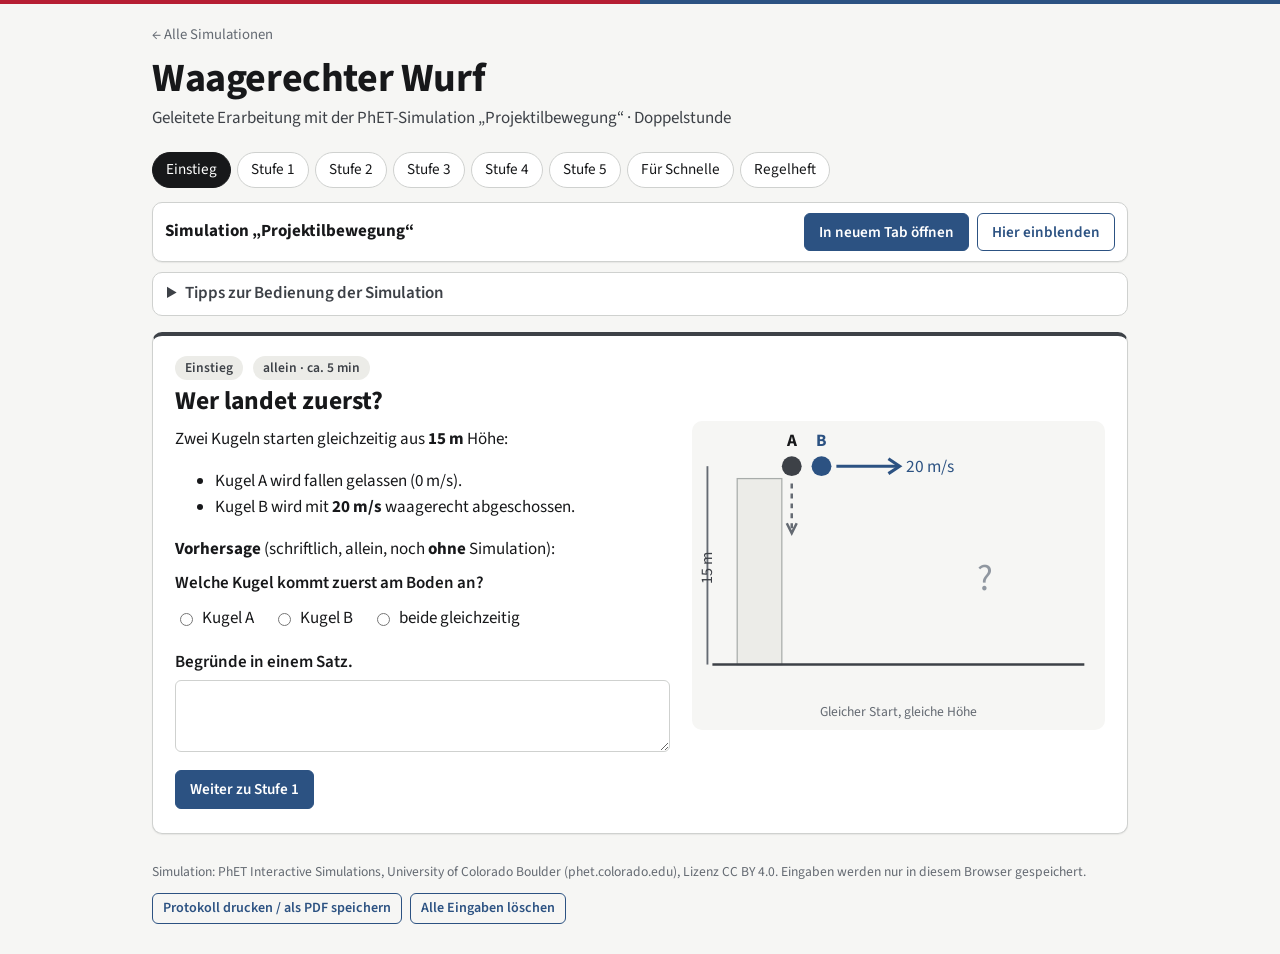
<file: sims/physik/waagerechter-wurf/index.html>
<!DOCTYPE html>
<html lang="de">
<head>
<meta charset="utf-8">
<meta name="viewport" content="width=device-width, initial-scale=1, viewport-fit=cover">
<title>Waagerechter Wurf erarbeiten</title>
<link rel="preconnect" href="https://fonts.googleapis.com">
<link rel="preconnect" href="https://fonts.gstatic.com" crossorigin>
<link href="https://fonts.googleapis.com/css2?family=Source+Sans+3:ital,wght@0,400;0,600;0,700;1,400&display=swap" rel="stylesheet">
<style>
/* Tokens aus dem LMG-Designsystem (Werte wie in assets/lmg.css, hier eigenständig) */
:root{
  --surface-page:#ffffff; --surface-soft:#f6f6f4; --surface-sunken:#ecece8;
  --fg-1:#17181a; --fg-2:#3d4147; --fg-3:#646a72; --fg-4:#9097a0;
  --line-1:#e4e5e3; --line-2:#cfd1cf; --line-3:#a8acaa;
  --mathe:#B61E33;
  --physik:#2C5282; --physik-soft:#e8eef5; --physik-line:#b9c8da; --physik-ink:#1d3a5c;
  --ok:#3f6e3a; --ok-soft:#e7eee5; --warn:#8a6a1e; --warn-soft:#f3ecd9;
  --hl-soft:#ede5f2; --hl-ink:#6b4a8a; --hl-line:#d6c5e0;
  --radius-sm:4px; --radius-md:6px; --radius-lg:10px; --radius-pill:999px;
  --shadow-1:0 1px 2px rgba(20,22,25,.04),0 1px 1px rgba(20,22,25,.03);
  --ease-out:cubic-bezier(0.22,0.61,0.36,1);
}
*{box-sizing:border-box}
html{-webkit-text-size-adjust:100%}
body{margin:0;background:var(--surface-soft);color:var(--fg-1);
  font-family:"Source Sans 3",-apple-system,BlinkMacSystemFont,"Segoe UI",system-ui,sans-serif;
  font-size:17px;line-height:1.5;-webkit-font-smoothing:antialiased}
button,input,select,textarea{font:inherit;color:inherit}
a{color:var(--physik)}
:focus-visible{outline:2px solid var(--physik);outline-offset:3px;border-radius:var(--radius-sm)}

.brandline{height:4px;background:linear-gradient(90deg,var(--mathe) 0 50%,var(--physik) 50% 100%)}
.wrap{max-width:1040px;margin:0 auto;padding:0 16px}
@media (min-width:700px){.wrap{padding:0 32px}}
header.top{padding:18px 0 4px}
.backlink{display:inline-block;margin:0 0 10px;font-size:.92rem;color:var(--fg-3);text-decoration:none}
.backlink:hover{color:var(--fg-1);text-decoration:underline}
h1{font-size:clamp(28px,5vw,40px);line-height:1.15;margin:0;letter-spacing:-.01em}
.sub{margin:4px 0 0;color:var(--fg-2)}

nav.tabs{display:flex;flex-wrap:wrap;gap:6px;margin:16px 0 14px}
nav.tabs button{border:1px solid var(--line-2);background:var(--surface-page);border-radius:var(--radius-pill);padding:5px 13px;cursor:pointer;font-size:.95rem;min-height:36px}
nav.tabs button:hover{border-color:var(--physik-line)}
nav.tabs button[aria-current="true"]{background:var(--fg-1);color:var(--surface-page);border-color:var(--fg-1)}
nav.tabs button.done::after{content:" ✓";color:var(--ok)}
nav.tabs button[aria-current="true"].done::after{color:var(--physik-line)}

.simbar{display:flex;flex-wrap:wrap;gap:8px;align-items:center;background:var(--surface-page);border:1px solid var(--line-2);border-radius:var(--radius-lg);padding:10px 12px;margin-bottom:10px;box-shadow:var(--shadow-1)}
.simbar strong{margin-right:auto}
.btn{border:1px solid var(--physik);background:var(--physik);color:#fff;border-radius:var(--radius-md);padding:7px 14px;cursor:pointer;text-decoration:none;display:inline-block;font-size:.95rem;font-weight:600}
.btn:hover{background:var(--physik-ink);border-color:var(--physik-ink)}
.btn.ghost{background:transparent;color:var(--physik)}
.btn.ghost:hover{background:var(--physik-soft)}
.btn.small{padding:4px 10px;font-size:.88rem}
.simframe{display:none;margin-bottom:14px;border:1px solid var(--line-2);border-radius:var(--radius-lg);overflow:hidden;background:#000}
.simframe.on{display:block}
.simframe iframe{display:block;width:100%;aspect-ratio:4/3;border:0;max-height:80vh}
details.tipps{margin:0 0 16px;border:1px solid var(--line-2);border-radius:var(--radius-lg);background:var(--surface-page)}
details.tipps summary{cursor:pointer;padding:8px 14px;font-weight:600;color:var(--fg-2)}
details.tipps ul{margin:0;padding:0 14px 12px 34px}
details.tipps li{margin:3px 0}

.stufe{display:none;background:var(--surface-page);border:1px solid var(--line-2);border-top:4px solid var(--physik);border-radius:var(--radius-lg);padding:20px 22px 24px;margin-bottom:28px;box-shadow:var(--shadow-1)}
.stufe.show{display:block}
.stufe.extra{border-top-color:var(--hl-ink)}
.stufe.einstieg,.stufe.regel{border-top-color:var(--fg-2)}
.shead{display:flex;flex-wrap:wrap;gap:6px 10px;align-items:center}
.chip{font-size:.85rem;border-radius:var(--radius-pill);padding:2px 10px;font-weight:600;background:var(--physik-soft);color:var(--physik-ink)}
.chip.grau{background:var(--surface-sunken);color:var(--fg-2)}
.chip.lila{background:var(--hl-soft);color:var(--hl-ink)}
h2{font-size:1.6rem;margin:6px 0 4px;line-height:1.2}
h3{font-size:1.15rem;margin:22px 0 8px}
p{margin:6px 0}
ol.steps{padding-left:1.4em;margin:8px 0}
ol.steps li{margin:6px 0}
.settings{background:var(--surface-soft);border:1px dashed var(--line-3);border-radius:var(--radius-md);padding:8px 12px;margin:10px 0}
.settings p{margin:2px 0}
.regel-box{background:var(--warn-soft);border-left:4px solid var(--warn);border-radius:0 var(--radius-md) var(--radius-md) 0;padding:8px 14px;margin:10px 0;font-weight:600}
.leitfrage{background:var(--hl-soft);border:1px solid var(--hl-line);color:var(--hl-ink);border-radius:var(--radius-md);padding:8px 14px;margin:10px 0;font-weight:600}
.grid2{display:grid;grid-template-columns:1.2fr 1fr;gap:22px;align-items:start}
@media (max-width:760px){.grid2{grid-template-columns:1fr}}
figure.skizze{margin:0;background:var(--surface-soft);border-radius:var(--radius-lg);padding:8px}
figure.skizze svg{width:100%;height:auto;display:block}
figure.skizze figcaption{font-size:.85rem;color:var(--fg-3);text-align:center}

label.ta{display:block;font-weight:600;margin:14px 0 4px}
textarea{width:100%;min-height:72px;padding:8px 10px;border:1px solid var(--line-2);border-radius:var(--radius-md);background:var(--surface-page);resize:vertical}
input[type=text],input:not([type]){padding:5px 8px;border:1px solid var(--line-2);border-radius:var(--radius-md);background:var(--surface-page);min-width:0}
input.ok,textarea.ok{border-color:var(--ok);background:var(--ok-soft)}
input.bad{border-color:var(--warn);background:var(--warn-soft)}
.inline{display:flex;flex-wrap:wrap;gap:6px 10px;align-items:center;margin:8px 0}
.inline input{width:120px}
.inline input.wide{width:min(360px,100%)}
fieldset.wahl{border:0;padding:0;margin:8px 0}
fieldset.wahl legend{font-weight:600;padding:0;margin-bottom:4px}
fieldset.wahl label{display:inline-flex;align-items:center;gap:6px;margin:2px 16px 2px 0;min-height:32px;cursor:pointer}

.tablewrap{overflow-x:auto}
table.mt{border-collapse:collapse;margin:6px 0}
table.mt th,table.mt td{border:1px solid var(--line-2);padding:6px 8px;text-align:center}
table.mt th{background:var(--surface-soft);font-weight:600;font-size:.95rem}
table.mt td.given{background:var(--surface-soft);font-weight:600}
table.mt input{width:92px;text-align:center}
table.mt.frei input{width:100%;min-width:150px;text-align:left}
table.gl{border-collapse:collapse;width:100%;min-width:520px;margin:6px 0}
table.gl th,table.gl td{border:1px solid var(--line-2);padding:6px 8px;vertical-align:middle}
table.gl thead th{color:#fff;font-weight:600}
table.gl thead th.x{background:var(--ok)}
table.gl thead th.y{background:var(--physik)}
table.gl thead th.leer{background:transparent;border:0}
table.gl tbody th{background:var(--surface-soft);width:70px}
table.gl input{width:100%}

.actions{display:flex;flex-wrap:wrap;gap:8px;align-items:center;margin-top:10px}
.fb{margin-top:10px;padding:9px 13px;border-radius:var(--radius-md);display:none}
.fb.ok{display:block;background:var(--ok-soft);color:var(--ok);border:1px solid var(--ok)}
.fb.bad{display:block;background:var(--warn-soft);color:var(--warn);border:1px solid var(--warn)}
.fb.info{display:block;background:var(--surface-soft);border:1px solid var(--line-2)}
.fb p{margin:3px 0}

.sicherung{margin-top:26px;border:1px dashed var(--line-3);border-radius:var(--radius-lg);padding:6px 16px 16px;background:var(--surface-soft)}
.sicherung h3{margin-top:10px}
.sicherung .hinweis{color:var(--fg-3);font-size:.92rem}

details.hilfe{margin:8px 0;border:1px solid var(--line-2);border-radius:var(--radius-md);background:var(--surface-page)}
details.hilfe summary{cursor:pointer;padding:6px 12px;font-weight:600;color:var(--physik-ink)}
details.hilfe p{padding:0 12px 8px;margin:0}
details.vertiefung{margin-top:18px;border:1px solid var(--line-2);border-radius:var(--radius-lg);background:var(--surface-soft)}
details.vertiefung summary{cursor:pointer;padding:10px 14px;font-weight:600}
details.vertiefung .zin{padding:0 14px 14px}
.opt{font-weight:400;color:var(--fg-3);font-size:.9rem}

.uebersicht dt{font-weight:600;margin-top:12px}
.uebersicht dd{margin:2px 0 0;padding:6px 10px;background:var(--surface-soft);border-radius:var(--radius-md);white-space:pre-wrap;min-height:1.5em}
.uebersicht dd.leer{color:var(--fg-4);font-style:italic}

footer{color:var(--fg-3);font-size:.85rem;padding:0 0 30px}
@media (prefers-reduced-motion: reduce){*{transition:none!important;scroll-behavior:auto!important}}
@media print{
  body{background:#fff;font-size:11.5pt}
  nav.tabs,.simbar,.simframe,details.tipps,.actions,.noprint{display:none!important}
  .stufe{display:block!important;break-inside:auto;box-shadow:none;border:1px solid #999;margin-bottom:10pt}
  details{display:block}
  details>*{display:block}
}
</style>
</head>
<body>
<div class="brandline"></div>
<div class="wrap">
  <header class="top">
    <a class="backlink noprint" href="../../../katalog.html?stufe=E&amp;fach=physik">← Alle Simulationen</a>
    <h1>Waagerechter Wurf</h1>
    <p class="sub">Geleitete Erarbeitung mit der PhET-Simulation „Projektilbewegung“ · Doppelstunde</p>
  </header>

  <nav class="tabs" id="tabs" aria-label="Stufen"></nav>

  <div class="simbar">
    <strong>Simulation „Projektilbewegung“</strong>
    <a class="btn" id="simLink" href="https://phet.colorado.edu/sims/html/projectile-motion/latest/projectile-motion_de.html" target="_blank" rel="noopener">In neuem Tab öffnen</a>
    <button class="btn ghost" id="simToggle" type="button">Hier einblenden</button>
  </div>
  <div class="simframe" id="simFrame"></div>
  <details class="tipps noprint">
    <summary>Tipps zur Bedienung der Simulation</summary>
    <ul>
      <li><b>Höhe:</b> Die Kanone samt Sockel nach oben oder unten ziehen (nur ganze Meter, höchstens 15 m).</li>
      <li><b>Winkel:</b> Am Kanonenrohr ziehen. Für den waagerechten Wurf immer <b>0°</b>.</li>
      <li><b>Anfangsgeschwindigkeit:</b> Regler „Anfangstempo“ unten links, mit den Pfeiltasten in 1-m/s-Schritten.</li>
      <li><b>Messwerkzeug</b> (Kasten mit „Zeit – Weite – Höhe“ oben rechts): herausziehen und mit dem Fadenkreuz auf einen Punkt der Bahn setzen. Es zeigt dort Zeit t, Weite x und Höhe y an.</li>
      <li><b>Zielscheibe:</b> am Boden verschieben, ihre Position steht darunter.</li>
      <li>Der Radiergummi löscht alte Bahnen, der rote Knopf schießt ab.</li>
    </ul>
  </details>

  <main id="stufen">

  <!-- ============ EINSTIEG ============ -->
  <section class="stufe einstieg" id="st-0" aria-labelledby="h-0">
    <div class="shead"><span class="chip grau">Einstieg</span><span class="chip grau">allein · ca. 5 min</span></div>
    <h2 id="h-0">Wer landet zuerst?</h2>
    <div class="grid2">
      <div>
        <p>Zwei Kugeln starten gleichzeitig aus <b>15 m</b> Höhe:</p>
        <ul>
          <li>Kugel A wird fallen gelassen (0 m/s).</li>
          <li>Kugel B wird mit <b>20 m/s</b> waagerecht abgeschossen.</li>
        </ul>
        <p><b>Vorhersage</b> (schriftlich, allein, noch <b>ohne</b> Simulation):</p>
        <fieldset class="wahl" id="vorhersage">
          <legend>Welche Kugel kommt zuerst am Boden an?</legend>
          <label><input type="radio" name="vh" value="A"> Kugel A</label>
          <label><input type="radio" name="vh" value="B"> Kugel B</label>
          <label><input type="radio" name="vh" value="gleich"> beide gleichzeitig</label>
        </fieldset>
        <label class="ta" for="e-begr">Begründe in einem Satz.</label>
        <textarea id="e-begr"></textarea>
      </div>
      <figure class="skizze">
        <svg viewBox="0 0 320 220" role="img" aria-label="Skizze: zwei Kugeln starten aus 15 m Höhe, A fällt, B fliegt waagerecht los">
          <rect x="30" y="40" width="36" height="150" fill="var(--surface-sunken)" stroke="var(--line-3)"/>
          <line x1="10" y1="190" x2="310" y2="190" stroke="var(--fg-2)" stroke-width="2"/>
          <circle cx="74" cy="30" r="8" fill="var(--fg-2)"/>
          <text x="74" y="14" text-anchor="middle" font-size="14" font-weight="700" fill="var(--fg-1)">A</text>
          <line x1="74" y1="44" x2="74" y2="80" stroke="var(--fg-3)" stroke-width="2" stroke-dasharray="4 4"/>
          <path d="M70 76 l4 8 4-8" fill="none" stroke="var(--fg-3)" stroke-width="2"/>
          <circle cx="98" cy="30" r="8" fill="var(--physik)"/>
          <text x="98" y="14" text-anchor="middle" font-size="14" font-weight="700" fill="var(--physik)">B</text>
          <line x1="110" y1="30" x2="160" y2="30" stroke="var(--physik)" stroke-width="2.5"/>
          <path d="M152 24 l9 6 -9 6" fill="none" stroke="var(--physik)" stroke-width="2.5"/>
          <text x="166" y="35" font-size="14" fill="var(--physik)">20 m/s</text>
          <line x1="6" y1="30" x2="6" y2="190" stroke="var(--fg-3)" stroke-width="1.5"/>
          <text x="20" y="114" font-size="13" fill="var(--fg-2)" transform="rotate(-90 14 118)" text-anchor="middle">15 m</text>
          <text x="230" y="130" font-size="30" fill="var(--fg-4)" text-anchor="middle">?</text>
        </svg>
        <figcaption>Gleicher Start, gleiche Höhe</figcaption>
      </figure>
    </div>
    <div class="actions noprint"><button class="btn" type="button" data-go="1">Weiter zu Stufe 1</button></div>
  </section>

  <!-- ============ STUFE 1 ============ -->
  <section class="stufe" id="st-1" aria-labelledby="h-1">
    <div class="shead"><span class="chip">Stufe 1</span><span class="chip grau">ca. 5 min + 2 min Sicherung</span></div>
    <h2 id="h-1">Überprüfen: Wer landet zuerst?</h2>
    <div class="settings"><p><b>Bildschirm „Einführung“</b></p></div>
    <ol class="steps">
      <li>Stelle den Winkel auf <b>0°</b> und die Kanone auf <b>15 m</b> Höhe.</li>
      <li>Schieße Kugel A mit <b>0 m/s</b> und Kugel B mit <b>20 m/s</b> ab.</li>
      <li>Miss mit dem Messwerkzeug jeweils die Flugzeit.</li>
      <li>Vergleiche mit deiner Vorhersage.</li>
    </ol>
    <div class="tablewrap"><table class="mt">
      <thead><tr><th></th><th>v<sub>0</sub> in m/s</th><th>Flugzeit t in s</th></tr></thead>
      <tbody>
        <tr><th>Kugel A</th><td class="given">0</td><td><input inputmode="decimal" id="s1-tA" aria-label="Flugzeit Kugel A in s"></td></tr>
        <tr><th>Kugel B</th><td class="given">20</td><td><input inputmode="decimal" id="s1-tB" aria-label="Flugzeit Kugel B in s"></td></tr>
      </tbody>
    </table></div>
    <div class="actions noprint"><button class="btn" type="button" data-act="s1">Messwerte prüfen</button></div>
    <div class="fb" id="s1-fb" role="status"></div>

    <div class="sicherung">
      <h3>Sicherung – Stufe 1</h3>
      <p class="hinweis">Wird gemeinsam besprochen. Notiere hier das Ergebnis.</p>
      <p id="s1-meine" class="hinweis"></p>
      <label class="ta" for="s1-sich">War deine Vorhersage richtig? Was folgt daraus für den Zusammenhang zwischen waagerechter und senkrechter Bewegung?</label>
      <textarea id="s1-sich"></textarea>
      <div class="leitfrage">Leitfrage der Stunde: Was hat die waagerechte Bewegung mit der senkrechten zu tun?</div>
    </div>
  </section>

  <!-- ============ STUFE 2 ============ -->
  <section class="stufe" id="st-2" aria-labelledby="h-2">
    <div class="shead"><span class="chip">Stufe 2</span><span class="chip grau">Partnerarbeit · ca. 13 min + 4 min Sicherung</span></div>
    <h2 id="h-2">Wovon hängen Flugzeit und Wurfweite ab?</h2>
    <ol class="steps">
      <li>Sammelt Größen, die Flugzeit und Wurfweite beeinflussen könnten.</li>
      <li>Plant eure Messreihen so, dass ihr jeweils <b>nur eine</b> Größe verändert.</li>
      <li>Führt die Messungen durch: Bildschirm <b>„Einführung“</b> für Höhe, Anfangsgeschwindigkeit und Objekt; Bildschirm <b>„Experimente“</b> für Masse und g. Winkel immer <b>0°</b>, Luftwiderstand <b>aus</b>.</li>
      <li>Haltet eure Ergebnisse in der Tabelle fest.</li>
    </ol>
    <div class="settings"><p>Achtung: Im Bildschirm „Experimente“ steht die Kanone anfangs auf 0 m Höhe und 80°. Stellt zuerst Höhe und Winkel ein.</p></div>
    <label class="ta" for="s2-groessen">Gesammelte Größen und euer Plan für die Messreihen</label>
    <textarea id="s2-groessen"></textarea>
    <h3>Ergebnistabelle</h3>
    <div class="tablewrap"><table class="mt frei" id="s2-tab">
      <thead><tr><th>Größe</th><th>Einfluss auf die Flugzeit</th><th>Einfluss auf die Wurfweite</th></tr></thead>
      <tbody></tbody>
    </table></div>

    <div class="sicherung">
      <h3>Sicherung – Stufe 2</h3>
      <p class="hinweis">Wird gemeinsam besprochen. Notiere hier das Ergebnis.</p>
      <div class="tablewrap"><table class="mt frei" id="s2-sich">
        <thead><tr><th>Größe</th><th>Flugzeit</th><th>Wurfweite</th></tr></thead>
        <tbody></tbody>
      </table></div>
    </div>
  </section>

  <!-- ============ STUFE 3 ============ -->
  <section class="stufe" id="st-3" aria-labelledby="h-3">
    <div class="shead"><span class="chip">Stufe 3</span><span class="chip grau">ca. 18 min + 5 min Sicherung</span></div>
    <h2 id="h-3">Die Bewegung zerlegen</h2>
    <div class="settings">
      <p><b>Bildschirm „Vektoren“</b></p>
      <p>Häkchen bei <b>„Luftwiderstand“</b> entfernen (ist dort anfangs eingeschaltet!).</p>
      <p>„Komponenten“ wählen und „Geschwindigkeitsvektor“ ankreuzen.</p>
    </div>
    <ol class="steps">
      <li>Blende die Geschwindigkeitskomponenten ein und schieße ab. Beschreibe, wie sich v<sub>x</sub> und v<sub>y</sub> während des Flugs ändern.</li>
      <li>Stelle h<sub>0</sub> = <b>15 m</b>, v<sub>0</sub> = <b>10 m/s</b> und den Winkel <b>0°</b> ein. Miss mit dem Messwerkzeug an mindestens <b>6</b> Bahnpunkten t, x und y.</li>
      <li>Übertrage die Werte in Excel. Erstelle zwei Diagramme, x(t) und y(t), und füge jeweils eine passende Trendlinie mit Gleichung hinzu.</li>
      <li>Stelle für beide Richtungen die Bewegungsgleichungen s(t), v(t) und a(t) auf. Vergleiche mit dem freien Fall aus 15 m Höhe.</li>
    </ol>
    <label class="ta" for="s3-beob">1. So ändern sich v<sub>x</sub> und v<sub>y</sub> während des Flugs:</label>
    <textarea id="s3-beob"></textarea>

    <h3>2. Messwerte (h<sub>0</sub> = 15 m, v<sub>0</sub> = 10 m/s, 0°)</h3>
    <p class="hinweis">Messwerkzeug: „Zeit“ = t, „Weite“ = x, „Höhe“ = y.</p>
    <div class="tablewrap"><table class="mt" id="s3-tab">
      <thead><tr><th>Nr.</th><th>t in s</th><th>x in m</th><th>y in m</th></tr></thead>
      <tbody></tbody>
    </table></div>
    <div class="actions noprint">
      <button class="btn" type="button" data-act="s3">Messwerte prüfen</button>
      <button class="btn ghost" type="button" data-act="s3copy">Tabelle für Excel kopieren</button>
    </div>
    <div class="fb" id="s3-fb" role="status"></div>

    <h3>3. Trendlinien aus Excel</h3>
    <div class="inline"><label for="s3-trx">x(t) =</label><input id="s3-trx" class="wide" autocomplete="off"></div>
    <div class="inline"><label for="s3-try">y(t) =</label><input id="s3-try" class="wide" autocomplete="off"></div>
    <label class="ta" for="s3-trend">Welche Art von Funktion passt jeweils? Was bedeuten die Zahlen in den Gleichungen?</label>
    <textarea id="s3-trend"></textarea>

    <h3>4. Bewegungsgleichungen</h3>
    <label class="ta" for="s3-vgl">Vergleich mit dem freien Fall aus 15 m Höhe</label>
    <textarea id="s3-vgl"></textarea>

    <div class="sicherung">
      <h3>Sicherung – Stufe 3</h3>
      <p class="hinweis">Wird gemeinsam besprochen. Notiere hier das Ergebnis.</p>
      <div class="tablewrap"><table class="gl">
        <thead><tr><th class="leer"></th><th class="x">x-Richtung</th><th class="y">y-Richtung</th></tr></thead>
        <tbody>
          <tr><th>s(t)</th><td><input id="s3-sx" aria-label="s(t) in x-Richtung"></td><td><input id="s3-sy" aria-label="s(t) in y-Richtung"></td></tr>
          <tr><th>v(t)</th><td><input id="s3-vx" aria-label="v(t) in x-Richtung"></td><td><input id="s3-vy" aria-label="v(t) in y-Richtung"></td></tr>
          <tr><th>a(t)</th><td><input id="s3-ax" aria-label="a(t) in x-Richtung"></td><td><input id="s3-ay" aria-label="a(t) in y-Richtung"></td></tr>
        </tbody>
      </table></div>
      <div class="leitfrage">Leitfrage: Was hat die waagerechte Bewegung mit der senkrechten zu tun?</div>
      <label class="ta" for="s3-leit">Antwort auf die Leitfrage</label>
      <textarea id="s3-leit"></textarea>
    </div>
  </section>

  <!-- ============ STUFE 4 ============ -->
  <section class="stufe" id="st-4" aria-labelledby="h-4">
    <div class="shead"><span class="chip">Stufe 4</span><span class="chip grau">ca. 13 min + 4 min Sicherung</span></div>
    <h2 id="h-4">Ein-Schuss-Challenge</h2>
    <div class="regel-box">Regel: Erst rechnen, dann genau <u>ein</u> Schuss.</div>
    <div class="settings"><p><b>Bildschirm „Einführung“</b>, Winkel <b>0°</b>, g = 9,81 m/s²</p></div>

    <h3>a) v<sub>0</sub> = 15 m/s, h<sub>0</sub> = 10 m. Wo muss die Zielscheibe stehen?</h3>
    <label class="ta" for="s4a-weg">Rechnung</label>
    <textarea id="s4a-weg"></textarea>
    <div class="inline"><label for="s4a-erg">Zielscheibe bei</label><input id="s4a-erg" inputmode="decimal" autocomplete="off"><span>m</span></div>
    <fieldset class="wahl" id="s4a-schuss"><legend>Dein Schuss:</legend>
      <label><input type="radio" name="s4a" value="t"> Treffer</label>
      <label><input type="radio" name="s4a" value="d"> daneben</label>
    </fieldset>
    <div class="fb" id="s4a-fb" role="status"></div>

    <h3>b) Die Zielscheibe steht bei 18 m, v<sub>0</sub> = 12 m/s. Aus welcher Höhe musst du schießen?</h3>
    <label class="ta" for="s4b-weg">Rechnung</label>
    <textarea id="s4b-weg"></textarea>
    <div class="inline"><label for="s4b-erg">Höhe h<sub>0</sub> =</label><input id="s4b-erg" inputmode="decimal" autocomplete="off"><span>m</span></div>
    <fieldset class="wahl" id="s4b-schuss"><legend>Dein Schuss:</legend>
      <label><input type="radio" name="s4b" value="t"> Treffer</label>
      <label><input type="radio" name="s4b" value="d"> daneben</label>
    </fieldset>
    <div class="fb" id="s4b-fb" role="status"></div>

    <h3>c) Eine Gleichung für jede Zielposition</h3>
    <p>Stelle eine Gleichung y(x) auf, mit der du für jede Zielposition sofort entscheiden kannst, ob du triffst. In dieser Gleichung darf t nicht mehr vorkommen.</p>
    <label class="ta" for="s4c-weg">Herleitung</label>
    <textarea id="s4c-weg"></textarea>
    <div class="inline"><label for="s4c-erg">y(x) =</label><input id="s4c-erg" class="wide" autocomplete="off"></div>
    <details class="hilfe" data-hilfe="1"><summary>Hilfe 1</summary><p>Welche Größe steckt in beiden Bewegungsgleichungen?</p></details>
    <details class="hilfe" data-hilfe="2"><summary>Hilfe 2</summary><p>Löse s<sub>x</sub>(t) nach t auf.</p></details>
    <details class="hilfe" data-hilfe="3"><summary>Hilfe 3</summary><p>Setze diesen Ausdruck für t in s<sub>y</sub>(t) ein und fasse zusammen.</p></details>

    <div class="sicherung">
      <h3>Sicherung – Stufe 4: Bahnkurve</h3>
      <p class="hinweis">Wird gemeinsam besprochen. Notiere hier das Ergebnis.</p>
      <div class="inline"><label for="s4-bahn">Bahnkurve: s<sub>y</sub> =</label><input id="s4-bahn" class="wide" autocomplete="off"></div>
      <div class="inline"><label for="s4-tf">Falldauer t<sub>F</sub> =</label><input id="s4-tf" class="wide" autocomplete="off"></div>
      <div class="inline"><label for="s4-sw">Wurfweite s<sub>W</sub> =</label><input id="s4-sw" class="wide" autocomplete="off"></div>
    </div>
  </section>

  <!-- ============ STUFE 5 ============ -->
  <section class="stufe" id="st-5" aria-labelledby="h-5">
    <div class="shead"><span class="chip">Stufe 5</span><span class="chip grau">ca. 8 min + 3 min Sicherung</span></div>
    <h2 id="h-5">Wie schnell schlägt der Körper auf?</h2>
    <p>Ein Körper wird aus h<sub>0</sub> = <b>10 m</b> mit v<sub>0</sub> = <b>15 m/s</b> waagerecht abgeworfen.</p>
    <ol class="steps">
      <li>Berechne den Betrag der Aufprallgeschwindigkeit aus den Geschwindigkeitskomponenten.</li>
      <li>Berechne ihn ein zweites Mal über die Energieerhaltung.</li>
      <li>Begründe, warum beide Wege dasselbe Ergebnis liefern müssen.</li>
    </ol>
    <label class="ta" for="s5-weg1">1. Rechnung über die Komponenten</label>
    <textarea id="s5-weg1"></textarea>
    <div class="inline"><label for="s5-v1">v =</label><input id="s5-v1" inputmode="decimal" autocomplete="off"><span>m/s</span></div>
    <label class="ta" for="s5-weg2">2. Rechnung über die Energieerhaltung</label>
    <textarea id="s5-weg2"></textarea>
    <div class="inline"><label for="s5-v2">v =</label><input id="s5-v2" inputmode="decimal" autocomplete="off"><span>m/s</span></div>
    <div class="actions noprint"><button class="btn" type="button" data-act="s5">Ergebnisse prüfen</button></div>
    <div class="fb" id="s5-fb" role="status"></div>
    <label class="ta" for="s5-begr">3. Warum müssen beide Wege dasselbe Ergebnis liefern?</label>
    <textarea id="s5-begr"></textarea>

    <details class="vertiefung" id="s5-vd"><summary>Vertiefung <span class="opt">(freiwillig)</span></summary><div class="zin">
      <p>Zeige, dass der Betrag der Aufprallgeschwindigkeit nicht vom Abwurfwinkel abhängt.</p>
      <textarea id="s5-vert" aria-label="Vertiefung"></textarea>
    </div></details>

    <div class="sicherung">
      <h3>Sicherung – Stufe 5</h3>
      <p class="hinweis">Wird gemeinsam besprochen. Notiere hier das Ergebnis.</p>
      <div class="inline"><label for="s5-vq">Gesamtgeschwindigkeit: v² =</label><input id="s5-vq" class="wide" autocomplete="off"></div>
      <label class="ta" for="s5-en">Energetische Beschreibung</label>
      <textarea id="s5-en"></textarea>
    </div>
  </section>

  <!-- ============ FÜR SCHNELLE ============ -->
  <section class="stufe extra" id="st-6" aria-labelledby="h-6">
    <div class="shead"><span class="chip lila">Für Schnelle</span><span class="chip grau">freiwillig</span></div>
    <h2 id="h-6">Grenzen des Modells</h2>
    <p>Schalte im Bildschirm <b>„Einführung“</b> den Luftwiderstand ein. Schieße Kanonenkugel und Tennisball unter gleichen Bedingungen ab. Beschreibe die Unterschiede und erkläre, für welche Körper unser Modell brauchbar ist.</p>
    <label class="ta" for="s6-beob">Beobachtung und Erklärung</label>
    <textarea id="s6-beob"></textarea>
  </section>

  <!-- ============ REGELHEFT ============ -->
  <section class="stufe regel" id="st-7" aria-labelledby="h-7">
    <div class="shead"><span class="chip grau">Abschluss</span><span class="chip grau">ca. 7 min, sonst Hausaufgabe</span></div>
    <h2 id="h-7">Regelhefteintrag „Waagerechter Wurf“</h2>
    <p>Schreibe den Regelhefteintrag nach den Vorgaben deiner Lehrkraft. Nutze deine Ergebnisse aus Stufe 1–5, bei Bedarf die Erklärungsfolien zum Nachlesen und/oder das Internet.</p>
    <h3>Deine Ergebnisse auf einen Blick</h3>
    <dl class="uebersicht" id="uebersicht"></dl>
  </section>

  </main>

  <footer>
    Simulation: PhET Interactive Simulations, University of Colorado Boulder (phet.colorado.edu), Lizenz CC BY 4.0. Eingaben werden nur in diesem Browser gespeichert.
    <div class="actions noprint">
      <button class="btn ghost small" type="button" id="printBtn">Protokoll drucken / als PDF speichern</button>
      <button class="btn ghost small" type="button" id="resetBtn">Alle Eingaben löschen</button>
    </div>
  </footer>
</div>

<script>
const $ = s => document.querySelector(s);
const esc = s => String(s).replace(/[&<>"]/g,c=>({'&':'&amp;','<':'&lt;','>':'&gt;','"':'&quot;'}[c]));
const num = v => { const t=String(v??'').replace(',','.').replace(/[^0-9.\-]/g,''); return t===''?NaN:parseFloat(t); };
const val = id => (document.getElementById(id)?.value||'').trim();
const G = 9.81;

/* ---------- Tabellen aufbauen ---------- */
$('#s2-tab tbody').innerHTML = [1,2,3,4,5,6].map(i=>
  `<tr><td><input id="s2-g${i}" aria-label="Zeile ${i}: Größe"></td><td><input id="s2-t${i}" aria-label="Zeile ${i}: Einfluss auf die Flugzeit"></td><td><input id="s2-w${i}" aria-label="Zeile ${i}: Einfluss auf die Wurfweite"></td></tr>`).join('');
const S2_SICH = [['h','Höhe h<sub>0</sub>'],['v','Anfangsgeschwindigkeit v<sub>0</sub>'],['m','Masse m'],['g','Fallbeschleunigung g']];
$('#s2-sich tbody').innerHTML = S2_SICH.map(([k,l])=>
  `<tr><th>${l}</th><td><input id="s2s-t${k}" aria-label="${l.replace(/<[^>]+>/g,'')}: Flugzeit"></td><td><input id="s2s-w${k}" aria-label="${l.replace(/<[^>]+>/g,'')}: Wurfweite"></td></tr>`).join('');
const S3_ROWS = 8;
$('#s3-tab tbody').innerHTML = Array.from({length:S3_ROWS},(_,i)=>
  `<tr><td>${i+1}</td>${['t','x','y'].map(k=>`<td><input inputmode="decimal" id="s3-${k}${i}" aria-label="Punkt ${i+1}, ${k}"></td>`).join('')}</tr>`).join('');

/* ---------- Speicher ---------- */
const KEY='sim-waagerechter-wurf-v1';
let store={v:{},cur:0,ok:{}};
try{ const s=localStorage.getItem(KEY); if(s) store=Object.assign(store,JSON.parse(s)); }catch(e){}
store.v=store.v||{}; store.ok=store.ok||{};
const save=()=>{ try{ localStorage.setItem(KEY,JSON.stringify(store)); }catch(e){} };

document.querySelectorAll('input[id], textarea[id]').forEach(el=>{
  if(store.v[el.id]!=null) el.value=store.v[el.id];
  el.addEventListener('input',()=>{ store.v[el.id]=el.value; save(); updateDone(); });
});
document.querySelectorAll('input[type=radio]').forEach(el=>{
  if(store.v['r-'+el.name]===el.value) el.checked=true;
  el.addEventListener('change',()=>{ store.v['r-'+el.name]=el.value; save(); onRadio(el.name); updateDone(); });
});
document.querySelectorAll('details[id], details.hilfe').forEach(d=>{
  const k='d-'+(d.id||'hilfe'+d.dataset.hilfe);
  if(store.v[k]) d.open=true;
  d.addEventListener('toggle',()=>{ store.v[k]=d.open; save(); });
});
const radio = n => store.v['r-'+n]||'';

/* ---------- Navigation ---------- */
const TABS=[{id:0,l:'Einstieg'},{id:1,l:'Stufe 1'},{id:2,l:'Stufe 2'},{id:3,l:'Stufe 3'},{id:4,l:'Stufe 4'},{id:5,l:'Stufe 5'},{id:6,l:'Für Schnelle'},{id:7,l:'Regelheft'}];
$('#tabs').innerHTML = TABS.map(t=>`<button type="button" data-go="${t.id}">${t.l}</button>`).join('');
function go(id){
  store.cur=+id; save();
  document.querySelectorAll('.stufe').forEach(e=>e.classList.toggle('show', e.id==='st-'+store.cur));
  document.querySelectorAll('#tabs button').forEach(b=>b.setAttribute('aria-current', +b.dataset.go===store.cur?'true':'false'));
  if(store.cur===1) zeigeVorhersage();
  if(store.cur===7) renderUebersicht();
}
document.addEventListener('click',e=>{
  const g=e.target.closest('[data-go]'); if(g){ go(g.dataset.go); window.scrollTo({top:$('#tabs').offsetTop-10,behavior:'smooth'}); return; }
  const a=e.target.closest('[data-act]'); if(a) act(a.dataset.act);
});

/* ---------- Feedback ---------- */
function fb(id,cls,html){ const e=document.getElementById(id); e.className='fb '+cls; e.innerHTML=html; }
function mark(el,ok){ el.classList.remove('ok','bad'); if(ok!=null) el.classList.add(ok?'ok':'bad'); }

function zeigeVorhersage(){
  const v=radio('vh'), t={A:'Kugel A',B:'Kugel B',gleich:'beide gleichzeitig'}[v];
  $('#s1-meine').textContent = t ? `Deine Vorhersage: ${t}.` : 'Du hast beim Einstieg noch keine Vorhersage angekreuzt.';
}

// Flugzeit aus 15 m: t = √(2·15/9,81) ≈ 1,75 s
function checkS1(){
  const T=Math.sqrt(2*15/G), a=$('#s1-tA'), b=$('#s1-tB'), ta=num(a.value), tb=num(b.value);
  if(isNaN(ta)||isNaN(tb)){ fb('s1-fb','info','<p>Trage beide Flugzeiten ein.</p>'); return false; }
  const okA=Math.abs(ta-T)<=0.06, okB=Math.abs(tb-T)<=0.06; mark(a,okA); mark(b,okB);
  if(okA&&okB){ fb('s1-fb','ok','<p>Deine Messwerte passen. Vergleiche jetzt mit deiner Vorhersage.</p>'); return true; }
  fb('s1-fb','bad','<p>Mindestens ein Wert passt noch nicht. Prüfe: Höhe genau 15 m? Winkel 0°? Luftwiderstand aus? Liegt das Fadenkreuz des Messwerkzeugs auf dem <b>letzten</b> Punkt der Bahn am Boden?</p>');
  return false;
}

// Modell für Stufe 3: x = 10·t, y = 15 − g/2·t²
function checkS3(){
  let filled=0, wrong=0, part=0;
  for(let i=0;i<S3_ROWS;i++){
    const el=k=>document.getElementById(`s3-${k}${i}`), t=num(el('t').value), x=num(el('x').value), y=num(el('y').value);
    const n=[t,x,y].filter(v=>!isNaN(v)).length;
    ['t','x','y'].forEach(k=>mark(el(k),null));
    if(n===0) continue;
    if(n<3){ part++; continue; }
    filled++;
    const okx=Math.abs(x-10*t)<=Math.max(0.03*10*t,0.15), oky=Math.abs(y-(15-G/2*t*t))<=0.2;
    mark(el('t'),okx&&oky); mark(el('x'),okx); mark(el('y'),oky);
    if(!(okx&&oky)) wrong++;
  }
  if(wrong){ fb('s3-fb','bad',`<p>${wrong} Zeile(n) passen nicht zu einem Wurf mit h<sub>0</sub> = 15 m und v<sub>0</sub> = 10 m/s. Ist der <b>Luftwiderstand aus</b>? Stimmen Höhe, Tempo und Winkel? Hast du Weite und Höhe vertauscht?</p>`); return false; }
  if(part){ fb('s3-fb','info','<p>In mindestens einer Zeile fehlen noch Werte.</p>'); return false; }
  if(filled<6){ fb('s3-fb','info',`<p>${filled} von mindestens 6 Bahnpunkten eingetragen.</p>`); return false; }
  fb('s3-fb','ok','<p>Alle Messwerte passen. Übertrage sie jetzt in Excel.</p>'); return true;
}
async function copyS3(){
  const rows=['t in s\tx in m\ty in m'];
  for(let i=0;i<S3_ROWS;i++){ const r=['t','x','y'].map(k=>val(`s3-${k}${i}`).replace('.',',')); if(r.some(Boolean)) rows.push(r.join('\t')); }
  const txt=rows.join('\n');
  try{ await navigator.clipboard.writeText(txt); fb('s3-fb','ok','<p>Tabelle kopiert. In Excel in Zelle A1 klicken und mit Strg+V einfügen.</p>'); }
  catch(e){ fb('s3-fb','info','<p>Kopieren nicht möglich. Markiere den Text und kopiere ihn von Hand:</p><textarea readonly rows="6">'+esc(txt)+'</textarea>'); }
}

// Stufe 5: v² = v0² + 2·g·h0 = 15² + 2·9,81·10 ≈ 421 → v ≈ 20,5 m/s
function checkS5(){
  const V=Math.sqrt(15*15+2*G*10), a=$('#s5-v1'), b=$('#s5-v2'), va=num(a.value), vb=num(b.value);
  if(isNaN(va)||isNaN(vb)){ fb('s5-fb','info','<p>Trage beide Ergebnisse ein.</p>'); return false; }
  const okA=Math.abs(va-V)<=0.3, okB=Math.abs(vb-V)<=0.3; mark(a,okA); mark(b,okB);
  if(okA&&okB){ fb('s5-fb','ok','<p>Beide Ergebnisse stimmen. Begründe jetzt, warum das so sein muss.</p>'); return true; }
  const tip=[];
  if(!okA) tip.push('Komponenten: v<sub>x</sub> bleibt beim Aufprall gleich v<sub>0</sub>. Für v<sub>y</sub> brauchst du zuerst die Falldauer. Setze dann v<sub>x</sub> und v<sub>y</sub> zum Betrag zusammen.');
  if(!okB) tip.push('Energie: Welche Energieformen hat der Körper beim Abwurf, welche beim Aufprall?');
  fb('s5-fb','bad',tip.map(t=>`<p>${t}</p>`).join(''));
  return false;
}

function onRadio(name){
  if(name!=='s4a'&&name!=='s4b') return;
  const v=radio(name), id=name+'-fb';
  if(!v){ return; }
  if(v==='t') fb(id,'ok','<p>Volltreffer! Die Rechnung stimmt mit der Simulation überein.</p>');
  else fb(id,'bad', name==='s4a'
    ? '<p>Prüfe deine Rechnung: Die Flugzeit hängt nur von der Höhe ab. Berechne sie zuerst, dann die Weite.</p>'
    : '<p>Prüfe deine Rechnung: Aus Weite und Anfangsgeschwindigkeit bekommst du die Flugzeit, aus der Flugzeit die Höhe. Die Kanone lässt sich nur in ganzen Metern verstellen, runde sinnvoll.</p>');
}
['s4a','s4b'].forEach(onRadio);

function act(k){
  if(k==='s1') store.ok.s1=checkS1();
  if(k==='s3') store.ok.s3=checkS3();
  if(k==='s3copy') { copyS3(); return; }
  if(k==='s5') store.ok.s5=checkS5();
  save(); updateDone();
}

/* ---------- Fortschritt ---------- */
const filled = ids => ids.every(id=>val(id));
const DONE = {
  0: ()=> !!radio('vh') && filled(['e-begr']),
  1: ()=> !!store.ok.s1,
  2: ()=> [1,2,3,4,5,6].filter(i=>val('s2-g'+i)&&(val('s2-t'+i)||val('s2-w'+i))).length>=3,
  3: ()=> !!store.ok.s3,
  4: ()=> filled(['s4a-erg','s4b-erg','s4c-erg']) && !!radio('s4a') && !!radio('s4b'),
  5: ()=> !!store.ok.s5 && filled(['s5-begr']),
  6: ()=> filled(['s6-beob'])
};
function updateDone(){
  Object.entries(DONE).forEach(([id,f])=>$(`#tabs [data-go="${id}"]`).classList.toggle('done', f()));
}

/* ---------- Übersicht für den Regelhefteintrag ---------- */
function renderUebersicht(){
  const rowsS2 = S2_SICH.map(([k,l])=>{ const t=val('s2s-t'+k), w=val('s2s-w'+k); return (t||w)?`${l.replace(/<[^>]+>/g,'')}: Flugzeit – ${t||'…'}; Wurfweite – ${w||'…'}`:''; }).filter(Boolean).join('\n');
  const eq = (a,b)=> (val(a)||val(b)) ? `x-Richtung: ${val(a)||'…'}\ny-Richtung: ${val(b)||'…'}` : '';
  const items = [
    ['Stufe 1: Zusammenhang der Bewegungen', val('s1-sich')],
    ['Stufe 2: Einflussgrößen', rowsS2],
    ['Stufe 3: s(t)', eq('s3-sx','s3-sy')],
    ['Stufe 3: v(t)', eq('s3-vx','s3-vy')],
    ['Stufe 3: a(t)', eq('s3-ax','s3-ay')],
    ['Stufe 3: Antwort auf die Leitfrage', val('s3-leit')],
    ['Stufe 4: Bahnkurve, Falldauer, Wurfweite', [val('s4-bahn')&&'sy = '+val('s4-bahn'), val('s4-tf')&&'tF = '+val('s4-tf'), val('s4-sw')&&'sW = '+val('s4-sw')].filter(Boolean).join('\n')],
    ['Stufe 5: Aufprallgeschwindigkeit', [val('s5-vq')&&'v² = '+val('s5-vq'), val('s5-en')].filter(Boolean).join('\n')]
  ];
  const dl=$('#uebersicht'); dl.textContent='';
  items.forEach(([t,v])=>{
    const dt=document.createElement('dt'); dt.textContent=t;
    const dd=document.createElement('dd'); dd.textContent=v||'noch nichts eingetragen'; if(!v) dd.className='leer';
    dl.append(dt,dd);
  });
}

/* ---------- Simulation einbetten ---------- */
$('#simToggle').addEventListener('click',()=>{
  const f=$('#simFrame'), on=!f.classList.contains('on');
  if(on && !f.querySelector('iframe')) f.innerHTML=`<iframe src="${$('#simLink').href}" title="PhET-Simulation Projektilbewegung" allowfullscreen></iframe>`;
  f.classList.toggle('on',on); $('#simToggle').textContent = on?'Ausblenden':'Hier einblenden';
});

/* ---------- Drucken / Zurücksetzen ---------- */
$('#printBtn').addEventListener('click',()=>{ zeigeVorhersage(); renderUebersicht(); document.querySelectorAll('details').forEach(d=>{d.dataset.was=d.open; d.open=true;}); window.print(); });
window.addEventListener('afterprint',()=>document.querySelectorAll('details').forEach(d=>d.open=d.dataset.was==='true'));
$('#resetBtn').addEventListener('click',()=>{ if(confirm('Wirklich alle Eingaben löschen?')){ try{localStorage.removeItem(KEY);}catch(e){} location.reload(); }});

if(store.ok.s1) checkS1();
if(store.ok.s3) checkS3();
if(store.ok.s5) checkS5();
updateDone(); go(store.cur||0);
</script>
</body>
</html>
</file>
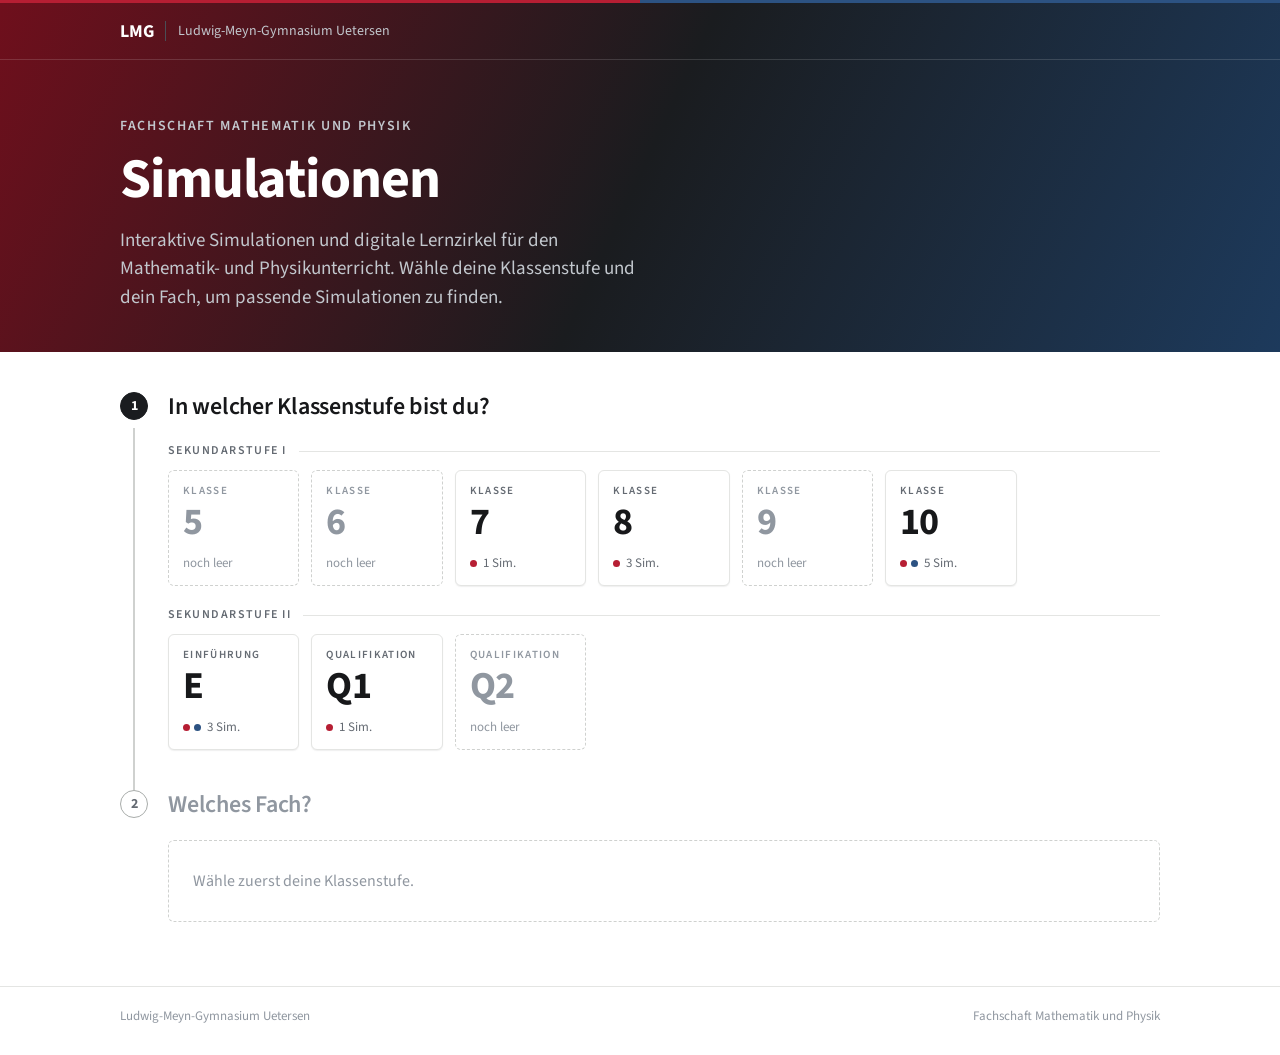
<file: katalog.html>
<!DOCTYPE html>
<html lang="de">
<head>
<meta charset="utf-8">
<meta name="viewport" content="width=device-width, initial-scale=1">
<title>Simulationen · LMG</title>
<link rel="icon" href="assets/favicon.svg" type="image/svg+xml">
<link rel="preconnect" href="https://fonts.googleapis.com">
<link rel="preconnect" href="https://fonts.gstatic.com" crossorigin>
<link rel="stylesheet" href="https://fonts.googleapis.com/css2?family=Source+Sans+3:wght@400;600;700&display=swap">
<link rel="stylesheet" href="assets/lmg.css">
</head>
<body>
<div class="brandline"></div>
<header class="kopf" id="kopf">
  <div class="wrap">
    <nav class="krumen" aria-label="Pfad"><a href="index.html" id="zurueck">Simulationen</a><span aria-hidden="true">›</span><span id="k-stufe"></span></nav>
    <h1 id="titel"></h1>
    <div class="umschalter">
      <div class="chips" id="wahl-fach" role="group" aria-label="Fach wechseln"></div>
      <div class="chips" id="wahl-stufe" role="group" aria-label="Stufe wechseln"></div>
    </div>
  </div>
</header>

<main class="wrap">
  <div class="chips" id="themen" role="group" aria-label="Nach Thema filtern" style="margin-bottom:20px"></div>
  <div class="karten" id="karten"></div>
</main>

<footer class="fuss"><div class="wrap" id="fuss"></div></footer>

<!-- simulationen.js mit Zeitstempel laden (wechselt jede Minute), damit neue Einträge
     sofort erscheinen und nicht bis zu 10 min aus dem Browser-Cache kommen -->
<script>document.write('<script src="simulationen.js?v=' + Math.floor(Date.now() / 60000) + '"><\/script>');</script>
<script>
(function(){
  const P = window.PLATTFORM, S = window.SIMULATIONEN || [];
  const $ = id => document.getElementById(id);
  const el = (tag, cls, text) => { const e = document.createElement(tag); if(cls) e.className = cls; if(text != null) e.textContent = text; return e; };
  const q = new URLSearchParams(location.search);
  const stufe = P.stufen.find(s => s.id === q.get("stufe"));
  const fach = P.faecher.find(f => f.id === q.get("fach"));
  if(!stufe || !fach){ location.replace("index.html"); return; }

  const url = (st, f) => "katalog.html?stufe=" + encodeURIComponent(st) + "&fach=" + encodeURIComponent(f);
  const hat = (st, f) => S.some(s => s.stufen.includes(st) && s.fach === f);
  const neu = d => d && (Date.now() - new Date(d + "T00:00:00")) / 864e5 <= 21;

  document.body.classList.add("fach-" + fach.id);
  document.title = fach.name + " · " + stufe.name + " · " + P.name;
  $("titel").textContent = fach.name + " · " + stufe.name;
  $("k-stufe").textContent = stufe.name;
  $("zurueck").textContent = P.name;
  $("zurueck").href = "index.html?stufe=" + encodeURIComponent(stufe.id);
  $("fuss").textContent = P.schule + " · Fachschaft Mathematik und Physik";

  /* Schnellwechsel: Fach und Stufe, nur Kombinationen mit Inhalt */
  P.faecher.forEach(f => {
    if(!hat(stufe.id, f.id)) return;
    const a = el("a", "chip", f.name); a.href = url(stufe.id, f.id);
    if(f.id === fach.id) a.setAttribute("aria-current", "true");
    $("wahl-fach").appendChild(a);
  });
  P.stufen.forEach(st => {
    if(!hat(st.id, fach.id)) return;
    const a = el("a", "chip", st.zahl); a.href = url(st.id, fach.id); a.title = st.name;
    if(st.id === stufe.id) a.setAttribute("aria-current", "true");
    $("wahl-stufe").appendChild(a);
  });
  if($("wahl-fach").children.length < 2) $("wahl-fach").remove();
  if($("wahl-stufe").children.length < 2) $("wahl-stufe").remove();

  /* Karten */
  const liste = S.filter(s => s.stufen.includes(stufe.id) && s.fach === fach.id)
                 .sort((a, b) => (b.datum || "").localeCompare(a.datum || ""));
  let thema = null;
  const IC = d => '<svg width="16" height="16" viewBox="0 0 24 24" fill="none" stroke="currentColor" stroke-width="2" stroke-linecap="round" stroke-linejoin="round" aria-hidden="true">' + d + '</svg>';
  const IC_GRUPPE = IC('<circle cx="9" cy="8" r="3.2"/><path d="M3 20c0-3.3 2.7-6 6-6s6 2.7 6 6"/><circle cx="17" cy="9" r="2.6"/><path d="M16 14.2c2.9.2 5 2.7 5 5.8"/>');
  const IC_UHR = IC('<circle cx="12" cy="12" r="9"/><path d="M12 7v5l3 2"/>');

  function karte(s){
    const a = el("a", "karte"); a.href = s.pfad;
    const bild = el("div", "bild");
    const ph = el("div", "platzhalter"); ph.innerHTML = fach.symbol; bild.appendChild(ph);
    if(s.vorschau){
      const img = el("img"); img.src = s.vorschau; img.alt = ""; img.loading = "lazy";
      img.onload = () => ph.remove(); img.onerror = () => img.remove();
      bild.appendChild(img);
    }
    if(neu(s.datum)) bild.appendChild(el("span", "badge", "NEU"));
    const t = el("div", "text");
    if(s.thema) t.appendChild(el("span", "thema", s.thema));
    t.appendChild(el("h3", null, s.titel));
    if(s.beschreibung) t.appendChild(el("p", null, s.beschreibung));
    const meta = el("div", "meta");
    const info = (svg, text) => { const sp = el("span"); sp.innerHTML = svg; sp.appendChild(document.createTextNode(text)); meta.appendChild(sp); };
    if(s.sozialform) info(IC_GRUPPE, s.sozialform);
    if(s.dauer) info(IC_UHR, s.dauer);
    if(meta.children.length) t.appendChild(meta);
    a.append(bild, t);
    return a;
  }

  function zeige(){
    const box = $("karten"); box.textContent = "";
    const sichtbar = liste.filter(s => !thema || s.thema === thema);
    if(!sichtbar.length){
      const d = el("div", "leer"); d.style.gridColumn = "1 / -1";
      d.appendChild(el("strong", null, "Hier ist noch nichts."));
      d.appendChild(document.createTextNode("Neue Simulationen kommen nach und nach dazu."));
      box.appendChild(d); return;
    }
    sichtbar.forEach(s => box.appendChild(karte(s)));
  }

  /* Themenfilter erst ab zwei Themen */
  const themen = [...new Set(liste.map(s => s.thema).filter(Boolean))];
  if(themen.length > 1){
    [null, ...themen].forEach(th => {
      const b = el("button", "chip", th || "Alle Themen"); b.type = "button";
      b.setAttribute("aria-pressed", String(th === thema));
      b.addEventListener("click", () => {
        thema = th;
        [...$("themen").children].forEach(c => c.setAttribute("aria-pressed", String(c === b)));
        zeige();
      });
      $("themen").appendChild(b);
    });
  } else $("themen").remove();

  zeige();
})();
</script>
</body>
</html>
</file>
<file: assets/lmg.css>
/* =========================================================
   LMG Unterricht – Design Tokens + Auswahl-Komponenten
   Tokens 1:1 aus dem LMG-Designsystem (colors_and_type.css),
   Komponenten für Startseite (index.html) und Katalog (katalog.html).
   ========================================================= */

:root{
  /* Surface */
  --surface-page:#ffffff; --surface-soft:#f6f6f4; --surface-sunken:#ecece8; --surface-ink:#1a1c1f;
  /* Foreground */
  --fg-1:#17181a; --fg-2:#3d4147; --fg-3:#646a72; --fg-4:#9097a0; --fg-5:#c2c7cd;
  /* Lines */
  --line-1:#e4e5e3; --line-2:#cfd1cf; --line-3:#a8acaa;
  /* Fächer */
  --mathe:#B61E33; --mathe-soft:#f5e1e3; --mathe-line:#e8b8be; --mathe-ink:#6f0f1c;
  --physik:#2C5282; --physik-soft:#e8eef5; --physik-line:#b9c8da; --physik-ink:#1d3a5c;
  --accent:#3d4147; --accent-soft:#ececea; --accent-line:#cfd1cf; --accent-ink:#17181a;
  /* Feedback / Highlight */
  --ok:#3f6e3a; --ok-soft:#e7eee5; --warn:#8a6a1e; --warn-soft:#f3ecd9;
  --hl-soft:#ede5f2; --hl-ink:#6b4a8a; --hl-line:#d6c5e0;

  --font-sans:"Source Sans 3",-apple-system,BlinkMacSystemFont,"Segoe UI",system-ui,sans-serif;
  --font-math:"Cambria Math","STIX Two Math",Cambria,Georgia,serif;
  --font-mono:"JetBrains Mono",ui-monospace,Consolas,monospace;

  --radius-sm:4px; --radius-md:6px; --radius-lg:10px; --radius-pill:999px;
  --shadow-1:0 1px 2px rgba(20,22,25,.04),0 1px 1px rgba(20,22,25,.03);
  --shadow-2:0 2px 6px rgba(20,22,25,.05),0 1px 2px rgba(20,22,25,.04);
  --shadow-3:0 8px 24px rgba(20,22,25,.07),0 2px 6px rgba(20,22,25,.04);
  --dur-fast:120ms; --dur-normal:180ms; --dur-slow:280ms;
  --ease-out:cubic-bezier(0.22,0.61,0.36,1);
}

.fach-mathe {--accent:var(--mathe); --accent-soft:var(--mathe-soft); --accent-line:var(--mathe-line); --accent-ink:var(--mathe-ink);}
.fach-physik{--accent:var(--physik);--accent-soft:var(--physik-soft);--accent-line:var(--physik-line);--accent-ink:var(--physik-ink);}

*{box-sizing:border-box}
html{-webkit-text-size-adjust:100%}
body{
  margin:0; background:var(--surface-soft); color:var(--fg-1);
  font-family:var(--font-sans); font-size:17px; line-height:1.5;
  -webkit-font-smoothing:antialiased; text-rendering:optimizeLegibility;
}
a{color:inherit}
button{font:inherit;color:inherit;background:none;border:0;padding:0;cursor:pointer}
:focus-visible{outline:2px solid var(--accent,var(--physik));outline-offset:3px;border-radius:var(--radius-sm)}
.sr-only{position:absolute;width:1px;height:1px;overflow:hidden;clip:rect(0 0 0 0);white-space:nowrap}

/* ---------- Kopf ---------- */
.brandline{height:4px;background:linear-gradient(90deg,var(--mathe) 0 50%,var(--physik) 50% 100%)}
.wrap{max-width:1080px;margin:0 auto;padding:0 16px}
@media (min-width:700px){.wrap{padding:0 32px}}
header.kopf{background:var(--surface-page);border-bottom:1px solid var(--line-1)}
header.kopf .wrap{padding-top:28px;padding-bottom:28px}
.kicker{font-size:14px;font-weight:600;letter-spacing:.12em;text-transform:uppercase;color:var(--fg-3);margin:0}
h1{font-size:clamp(32px,6vw,48px);font-weight:700;line-height:1.15;letter-spacing:-.01em;margin:6px 0 8px}
.lead{margin:0;color:var(--fg-2);max-width:60ch;font-size:18px}

main.wrap{padding-top:32px;padding-bottom:56px}

/* ---------- Startseite (index.html) ----------
   Dunkler Kopf mit Verlauf Mathe-Rot > Tinte > Physik-Blau, darunter die
   Schritte als Zeitleiste. Gleiche Klassen (st-*) in allen LMG-Plattformen. */
.st-seite{min-height:100vh;display:flex;flex-direction:column;background:var(--surface-page)}
.st-kopf{background-image:linear-gradient(115deg,var(--mathe-ink) 0%,var(--surface-ink) 50%,var(--physik-ink) 100%);color:#fff}
.st-marke{display:flex;height:3px}
.st-marke i{flex:1;background:var(--mathe)}
.st-marke i+i{background:var(--physik)}
.st-leiste{padding:0 24px;border-bottom:1px solid rgba(255,255,255,.14)}
.st-leiste-innen{max-width:1040px;margin:0 auto;min-height:56px;display:flex;align-items:center;gap:12px}
.st-wortmarke{font-size:18px;font-weight:700;letter-spacing:-.01em}
.st-trenner{width:1px;height:20px;background:#4a4e55}
.st-schule{font-size:14px;color:var(--fg-5)}
.st-held{padding:56px 24px 40px}
.st-held-innen{max-width:1040px;margin:0 auto}
.st-kicker{margin:0 0 12px;font-size:14px;font-weight:600;letter-spacing:.12em;text-transform:uppercase;color:var(--fg-5)}
.st-titel{margin:0 0 16px;font-size:clamp(38px,7vw,56px);line-height:1.1;font-weight:700;letter-spacing:-.02em;color:#fff}
.st-lead{margin:0;font-size:19px;line-height:1.5;color:var(--fg-5);max-width:60ch;text-wrap:pretty}

.st-main{flex:1;width:100%;max-width:1088px;margin:0 auto;padding:40px 24px 64px}
.st-schritt{display:grid;grid-template-columns:28px minmax(0,1fr);gap:20px}
.st-schritt[hidden]{display:none}
.st-leitung{display:flex;flex-direction:column;align-items:center}
.st-nr{
  flex:none;width:28px;height:28px;border-radius:var(--radius-pill);
  display:flex;align-items:center;justify-content:center;font-size:14px;font-weight:700;
  background:var(--surface-page);color:var(--fg-3);border:1.5px solid var(--line-3);
}
.st-schritt.aktiv .st-nr{background:var(--surface-ink);color:var(--surface-page);border-color:var(--surface-ink)}
.st-linie{flex:1;width:1.5px;background:var(--line-2);margin-top:8px}
.st-inhalt{min-width:0;padding-bottom:40px}
.st-schritt:last-child .st-inhalt{padding-bottom:0}
.st-frage{display:flex;align-items:center;min-height:28px;margin:0 0 20px;font-size:24px;font-weight:600;line-height:1.25;letter-spacing:-.01em;color:var(--fg-4)}
.st-schritt.aktiv .st-frage{color:var(--fg-1)}
.st-platzhalter{border:1px dashed var(--line-2);border-radius:var(--radius-md);padding:28px 24px;color:var(--fg-4);font-size:16px}

.st-gruppen{display:flex;flex-direction:column;gap:20px}
.st-gruppe{display:flex;align-items:center;gap:12px;margin:0 0 10px;font-size:12px;font-weight:600;letter-spacing:.12em;text-transform:uppercase;color:var(--fg-3);white-space:nowrap}
.st-gruppe::after{content:"";flex:1;height:1px;background:var(--line-1)}

.st-stufen{display:grid;grid-template-columns:repeat(auto-fill,minmax(128px,1fr));gap:12px}
.st-stufe{
  display:flex;flex-direction:column;align-items:flex-start;gap:2px;min-width:0;min-height:116px;padding:12px 14px;
  text-align:left;color:var(--fg-1);background:var(--surface-page);
  border:1px solid var(--line-1);border-radius:var(--radius-md);box-shadow:var(--shadow-1);cursor:pointer;
  transition:background var(--dur-normal) var(--ease-out),border-color var(--dur-normal) var(--ease-out),box-shadow var(--dur-normal) var(--ease-out);
}
.st-stufe .name{max-width:100%;overflow:hidden;text-overflow:ellipsis;white-space:nowrap;font-size:11px;font-weight:600;letter-spacing:.12em;text-transform:uppercase;color:var(--fg-3)}
.st-stufe .zahl{font-size:38px;font-weight:700;line-height:1.1;letter-spacing:-.02em;font-variant-numeric:tabular-nums}
.st-stufe .anz{margin-top:auto;display:flex;align-items:center;gap:6px;font-size:13px;color:var(--fg-3);white-space:nowrap}
.st-stufe .punkte{display:flex;gap:4px}
.st-stufe .punkte i{display:block;width:7px;height:7px;border-radius:50%}
.st-stufe:hover:not([aria-disabled="true"]){background:var(--surface-soft);border-color:var(--line-3)}
.st-stufe[aria-pressed="true"],.st-stufe[aria-pressed="true"]:hover{background:var(--surface-ink);border-color:var(--surface-ink);color:var(--surface-page)}
.st-stufe[aria-pressed="true"] .name,.st-stufe[aria-pressed="true"] .anz{color:var(--fg-5)}
.st-stufe[aria-disabled="true"]{cursor:default;background:transparent;border:1px dashed var(--line-2);box-shadow:none;color:var(--fg-4)}
.st-stufe[aria-disabled="true"] .name,.st-stufe[aria-disabled="true"] .anz{color:var(--fg-4)}

.st-faecher{display:grid;grid-template-columns:repeat(auto-fit,minmax(280px,1fr));gap:16px}
.st-fach{
  display:grid;grid-template-columns:64px minmax(0,1fr) 24px;align-items:center;gap:18px;padding:20px;
  text-align:left;text-decoration:none;color:var(--fg-1);background:var(--surface-page);
  border:1px solid var(--line-1);border-radius:var(--radius-md);box-shadow:var(--shadow-2);cursor:pointer;
  transition:border-color var(--dur-normal) var(--ease-out),box-shadow var(--dur-normal) var(--ease-out);
}
.st-fach .symbol{width:64px;height:64px;border-radius:var(--radius-md);display:flex;align-items:center;justify-content:center;background:var(--accent-soft);color:var(--accent-ink);font-family:var(--font-math);font-size:34px;line-height:1}
.st-fach .text{display:flex;flex-direction:column;gap:2px;min-width:0}
.st-fach .titel{font-size:22px;font-weight:600;color:var(--fg-1)}
.st-fach .anz{font-size:14px;color:var(--fg-3)}
.st-fach .pfeil{display:flex;color:var(--accent);transition:transform var(--dur-normal) var(--ease-out)}
.st-fach:hover:not([aria-disabled="true"]),.st-fach[aria-pressed="true"]{border-color:var(--accent);box-shadow:var(--shadow-3)}
.st-fach:hover:not([aria-disabled="true"]) .pfeil{transform:translateX(4px)}
.st-fach[aria-pressed="true"] .pfeil{transform:rotate(90deg)}
.st-fach[aria-disabled="true"]{opacity:.5;cursor:default;box-shadow:var(--shadow-1)}

/* Dritter Schritt, wo eine Plattform ihn braucht (Themen, Spiele): schlichte Eintraege */
.st-liste{display:grid;grid-template-columns:repeat(auto-fill,minmax(280px,1fr));gap:12px}
.st-eintrag{
  display:grid;grid-template-columns:minmax(0,1fr) 24px;align-items:center;gap:14px;padding:16px 20px;
  text-align:left;text-decoration:none;color:var(--fg-1);background:var(--surface-page);
  border:1px solid var(--line-1);border-left:3px solid var(--accent);border-radius:var(--radius-md);box-shadow:var(--shadow-1);
  transition:border-color var(--dur-normal) var(--ease-out),box-shadow var(--dur-normal) var(--ease-out);
}
.st-eintrag .titel{display:block;font-size:19px;font-weight:600;line-height:1.3}
.st-eintrag .anz{display:block;margin-top:2px;font-size:14px;color:var(--fg-3)}
.st-eintrag .pfeil{display:flex;color:var(--accent);transition:transform var(--dur-normal) var(--ease-out)}
.st-eintrag:hover{border-color:var(--accent);box-shadow:var(--shadow-3)}
.st-eintrag:hover .pfeil{transform:translateX(4px)}

.st-fuss{border-top:1px solid var(--line-1);padding:20px 24px 28px}
.st-fuss-innen{max-width:1040px;margin:0 auto;display:flex;flex-wrap:wrap;gap:12px;justify-content:space-between;font-size:13px;color:var(--fg-4)}
.st-fuss a{color:var(--fg-3);text-decoration:none;font-weight:600}
.st-fuss a:hover{color:var(--fg-1)}

@media (max-width:560px){
  .st-leiste{padding:0 16px}
  .st-held{padding:36px 16px 28px}
  .st-lead{font-size:17px}
  .st-main{padding:28px 16px 48px}
  .st-schritt{gap:12px}
  .st-frage{font-size:21px}
  .st-stufen{grid-template-columns:repeat(3,minmax(0,1fr));gap:8px}
  .st-stufe{min-height:96px;padding:10px}
  .st-stufe .zahl{font-size:30px}
  .st-stufe .name{font-size:10px;letter-spacing:.04em}
  .st-stufe .punkte{display:none}
  .st-faecher{grid-template-columns:minmax(0,1fr)}
  .st-fach{grid-template-columns:52px minmax(0,1fr) 24px;gap:14px;padding:16px}
  .st-fach .symbol{width:52px;height:52px;font-size:28px}
  .st-fach .titel{font-size:20px}
}

/* ---------- Katalog ---------- */
.krumen{display:flex;flex-wrap:wrap;align-items:center;gap:6px;font-size:15px;color:var(--fg-3);margin:0 0 10px}
.krumen a{color:var(--fg-3);text-underline-offset:2px}
.krumen a:hover{color:var(--fg-1)}
.umschalter{display:flex;flex-wrap:wrap;gap:8px 20px;margin-top:20px}
.chips{display:flex;flex-wrap:wrap;gap:6px}
.chip{
  display:inline-flex;align-items:center;gap:6px;padding:5px 12px;min-height:34px;
  border:1px solid var(--line-2);border-radius:var(--radius-pill);background:var(--surface-page);
  font-size:15px;font-weight:600;color:var(--fg-2);text-decoration:none;
  transition:background var(--dur-fast) var(--ease-out),border-color var(--dur-fast) var(--ease-out);
}
.chip:hover{background:var(--surface-soft);border-color:var(--line-3)}
.chip[aria-current="true"],.chip[aria-pressed="true"]{background:var(--accent);border-color:var(--accent);color:#fff}

.karten{display:grid;grid-template-columns:repeat(auto-fill,minmax(290px,1fr));gap:20px}
.karte{
  display:flex;flex-direction:column;overflow:hidden;text-decoration:none;color:var(--fg-1);
  background:var(--surface-page);border:1px solid var(--line-1);border-radius:var(--radius-lg);box-shadow:var(--shadow-1);
  transition:transform var(--dur-normal) var(--ease-out),box-shadow var(--dur-normal) var(--ease-out),border-color var(--dur-normal) var(--ease-out);
}
.karte:hover{transform:translateY(-3px);box-shadow:var(--shadow-3);border-color:var(--accent-line)}
.karte .bild{position:relative;aspect-ratio:16/10;background:var(--accent-soft);border-bottom:1px solid var(--line-1);overflow:hidden}
.karte .bild img{width:100%;height:100%;object-fit:cover;object-position:top center;display:block;transition:transform var(--dur-slow) var(--ease-out)}
.karte:hover .bild img{transform:scale(1.03)}
.karte .bild .platzhalter{position:absolute;inset:0;display:grid;place-items:center;color:var(--accent);opacity:.55}
.karte .bild .platzhalter svg{width:30%;height:auto}
.karte .badge{position:absolute;top:10px;left:10px;padding:2px 10px;border-radius:var(--radius-pill);font-size:13px;font-weight:700;letter-spacing:.04em;background:var(--accent);color:#fff;box-shadow:var(--shadow-2)}
.karte .text{padding:16px 18px 18px;display:flex;flex-direction:column;gap:6px;flex:1}
.karte .thema{font-size:13px;font-weight:600;letter-spacing:.1em;text-transform:uppercase;color:var(--accent-ink)}
.karte h3{font-size:20px;font-weight:600;line-height:1.25;margin:0}
.karte p{margin:0;color:var(--fg-2);font-size:16px;display:-webkit-box;-webkit-line-clamp:3;-webkit-box-orient:vertical;overflow:hidden}
.karte .meta{margin-top:auto;padding-top:10px;display:flex;flex-wrap:wrap;gap:6px 14px;font-size:14px;color:var(--fg-3)}
.karte .meta span{display:inline-flex;align-items:center;gap:5px}

.leer{padding:40px 24px;text-align:center;border:1px dashed var(--line-2);border-radius:var(--radius-lg);color:var(--fg-3);background:var(--surface-page)}
.leer strong{display:block;color:var(--fg-1);font-size:20px;margin-bottom:4px}

footer.fuss{border-top:1px solid var(--line-1);background:var(--surface-page);color:var(--fg-3);font-size:14px}
footer.fuss .wrap{padding-top:18px;padding-bottom:22px}

@media (prefers-reduced-motion:reduce){*,*::before,*::after{transition:none!important;animation:none!important}}
</file>
